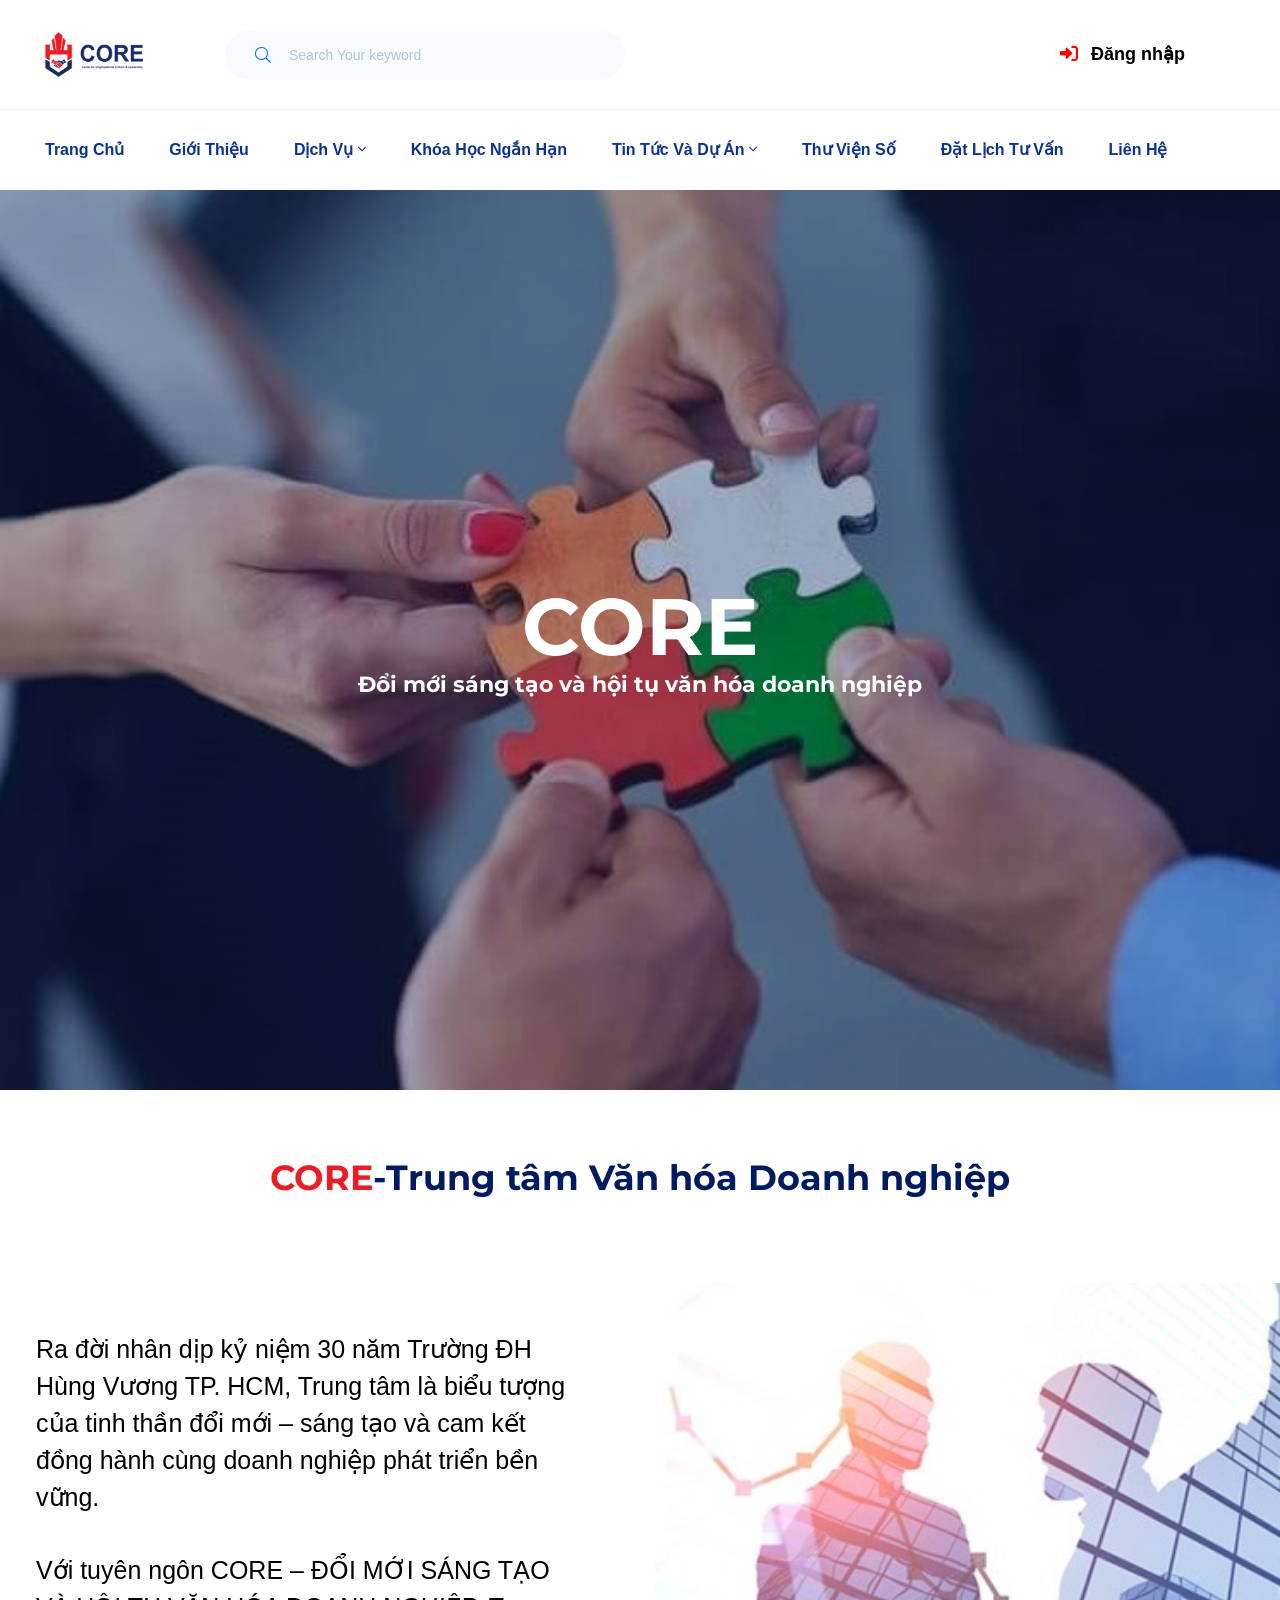
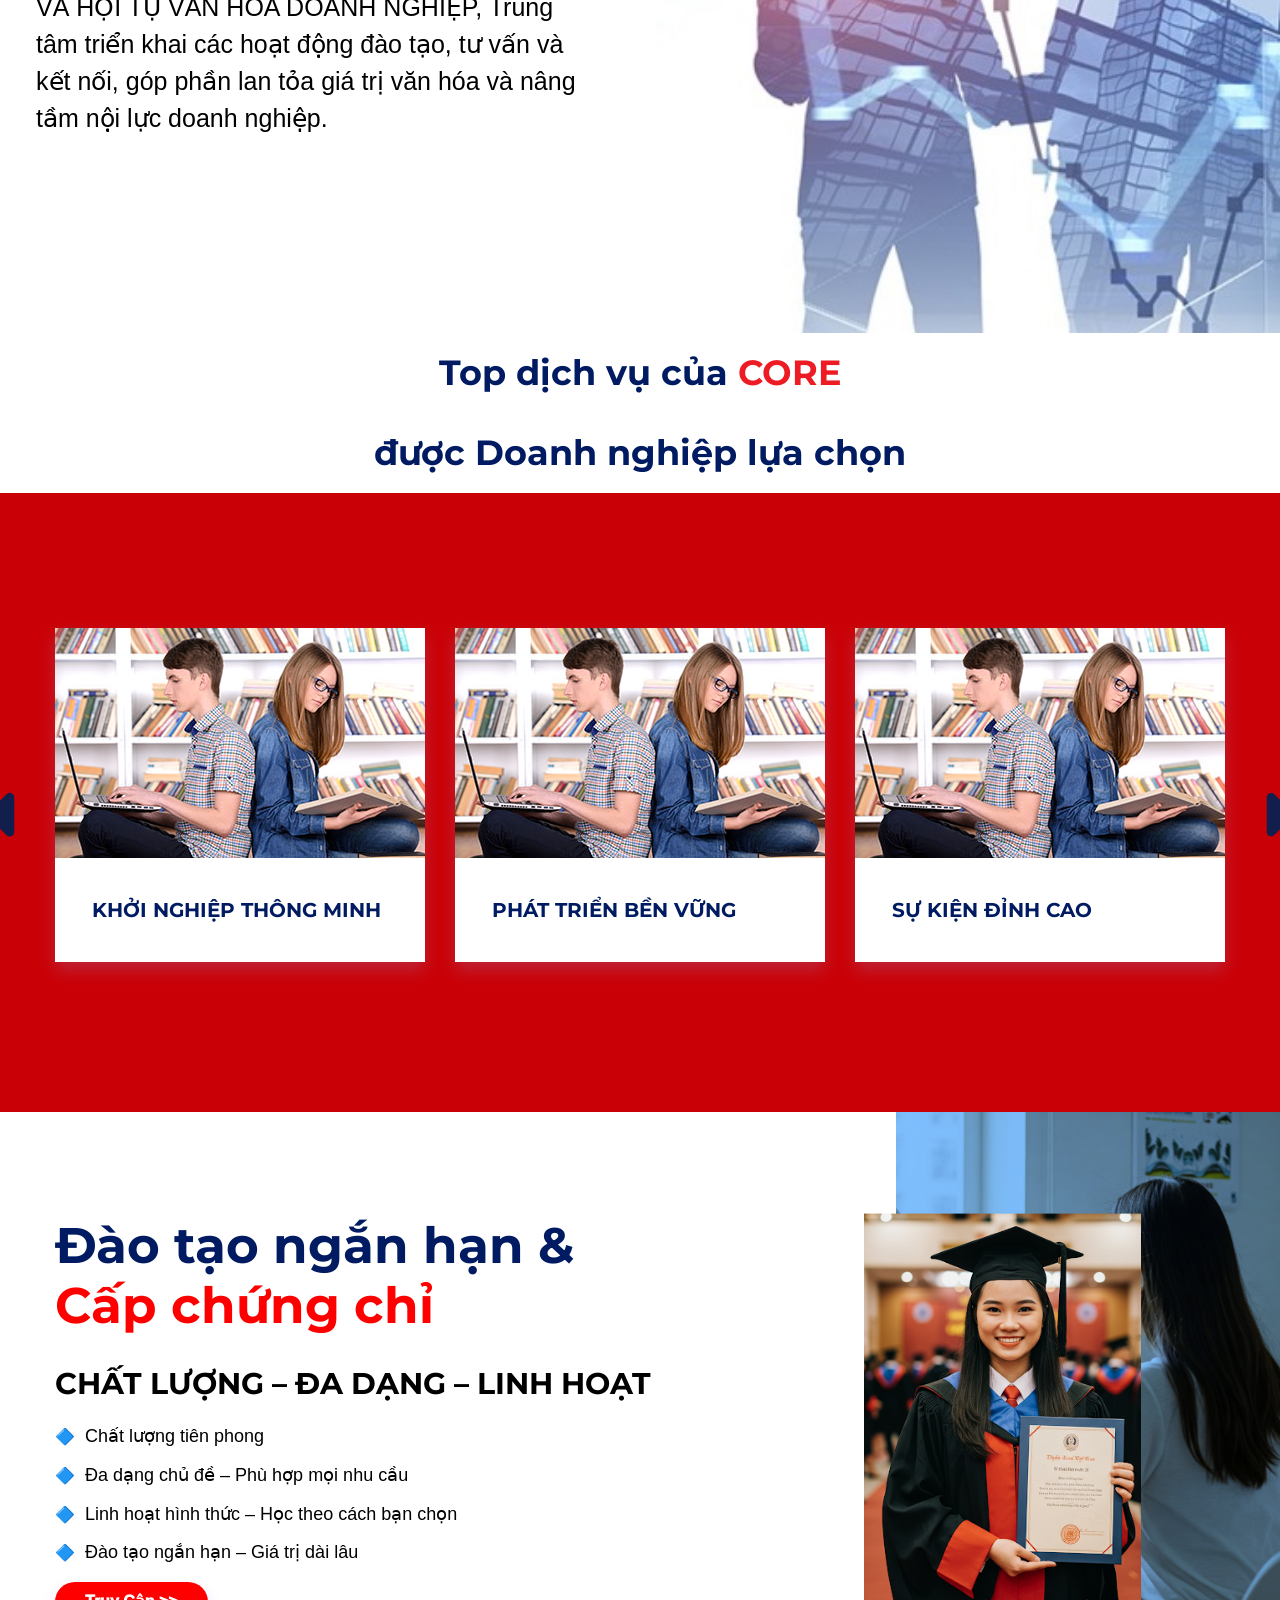
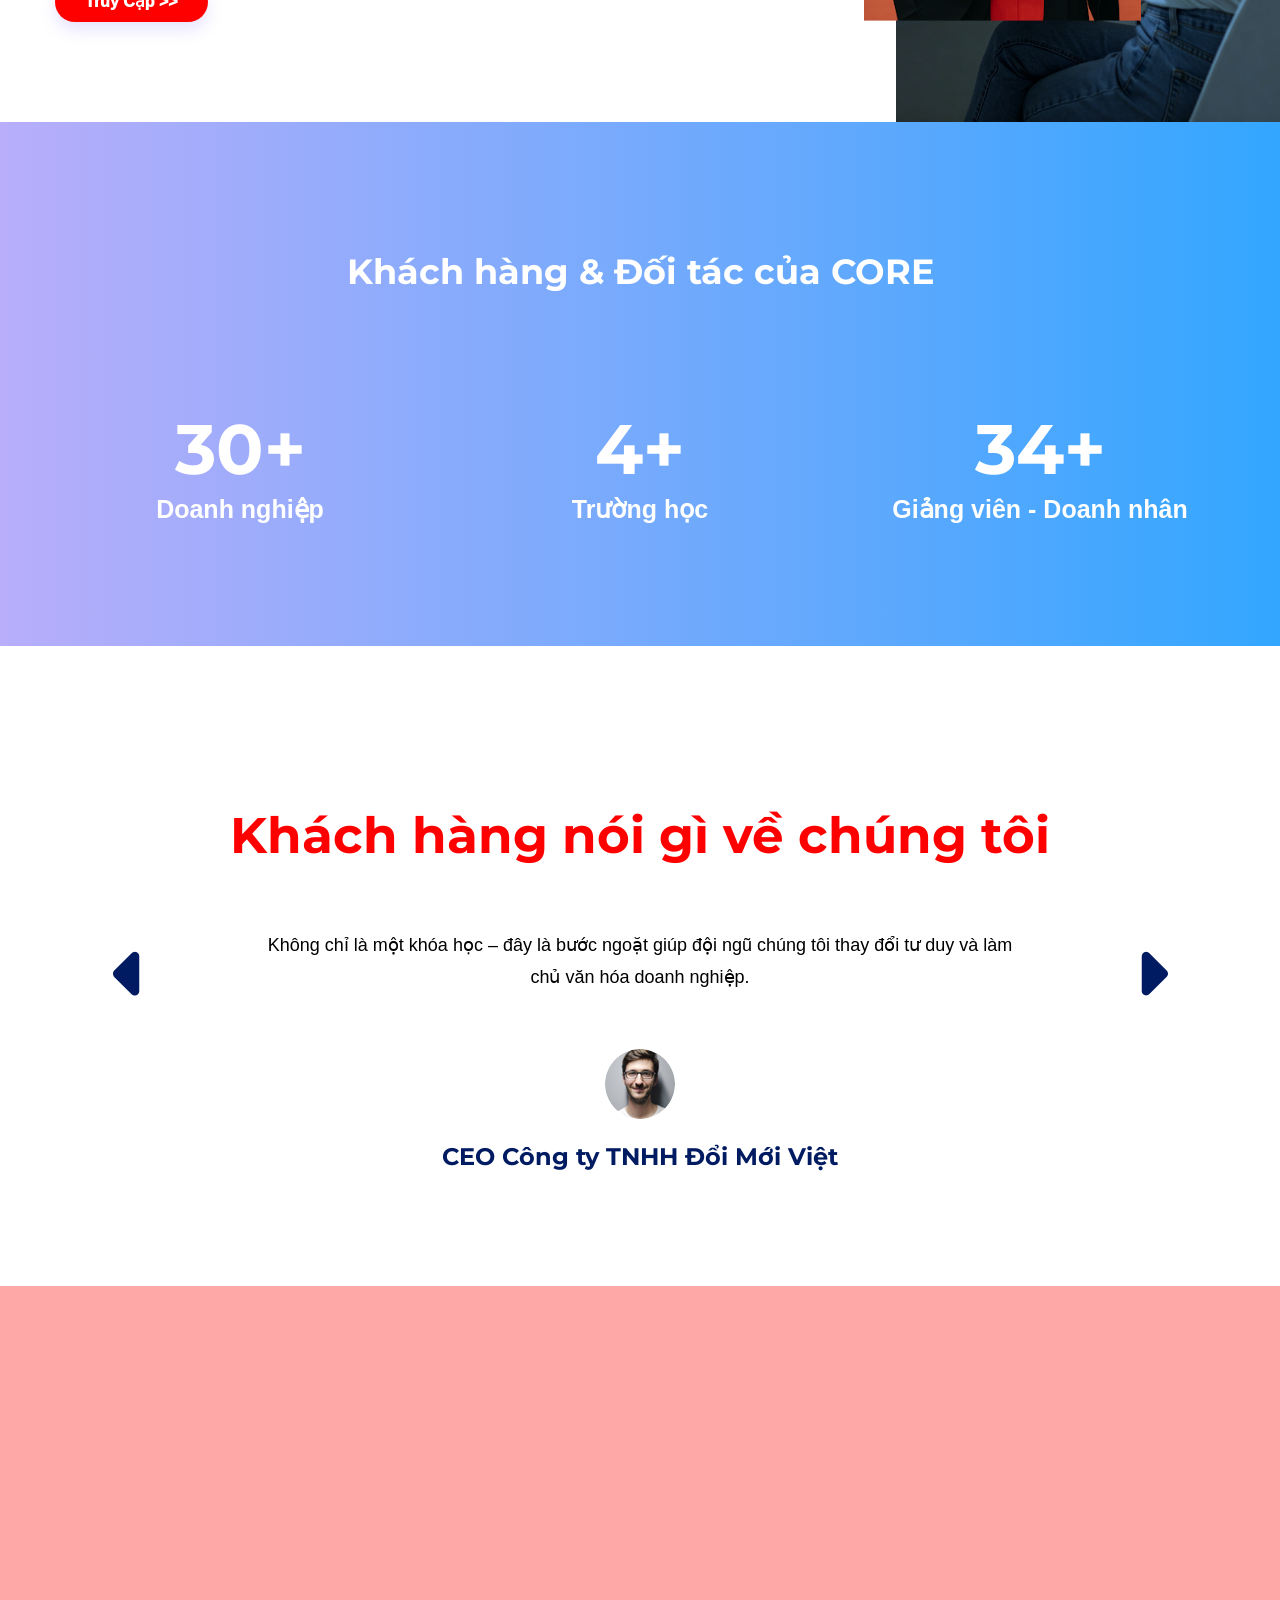
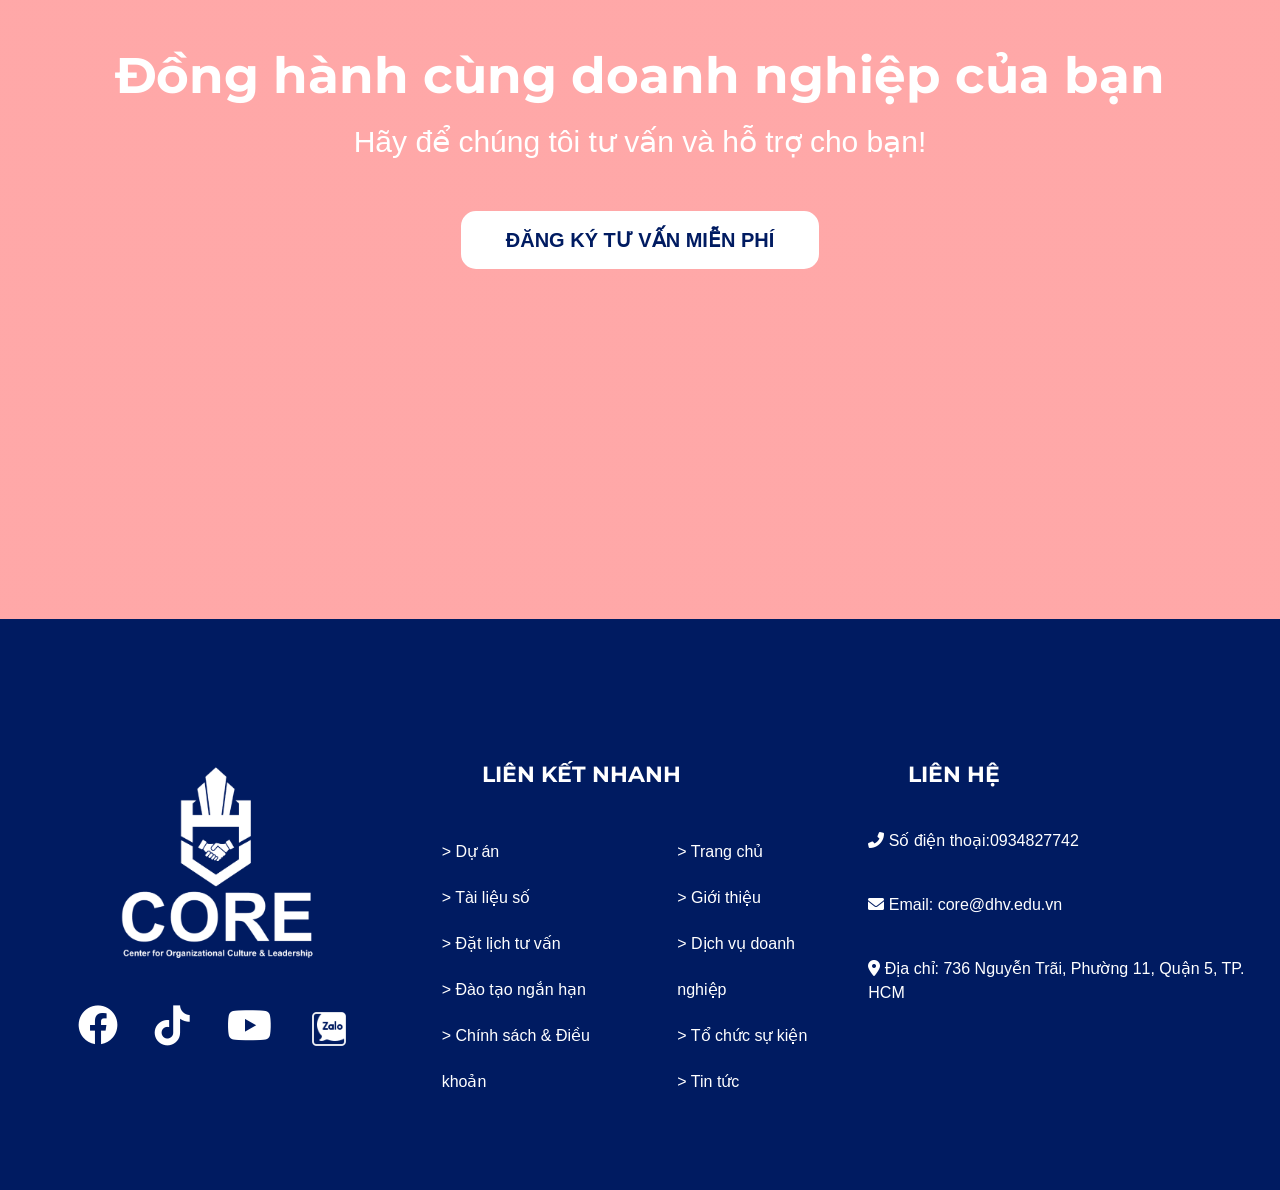
<file: index.html>
<!doctype html>
<html lang="en">


<!-- Mirrored from themeforest.kreativdev.com/edus/index.html by HTTrack Website Copier/3.x [XR&CO'2014], Wed, 21 May 2025 05:01:32 GMT -->
<head>

    <!--====== Required meta tags ======-->
    <meta charset="utf-8">
    <meta http-equiv="x-ua-compatible" content="ie=edge">
    <meta name="description" content="">
    <meta name="viewport" content="width=device-width, initial-scale=1, shrink-to-fit=no">

    <!--====== Title ======-->
    <title>DHV - CORE</title>

    <!--====== Favicon Icon ======-->
    <link rel="shortcut icon" href="assets/images/Media/CORE 1 copy.png" type="image/png">

    <!--====== animate css ======-->
    <link rel="stylesheet" href="assets/css/animate.min.css">

    <!--====== Bootstrap css ======-->
    <link rel="stylesheet" href="assets/css/bootstrap.min.css">

    <!--====== Fontawesome css ======-->
    <link rel="stylesheet" href="assets/css/all.css">

    <!--====== Magnific Popup css ======-->
    <link rel="stylesheet" href="assets/css/magnific-popup.css">

    <!--====== Slick css ======-->
    <link rel="stylesheet" href="assets/css/owl.carousel.min.css">

    <!--====== nice select css ======-->
    <link rel="stylesheet" href="assets/css/nice-select.css">

    <!--====== Slick css ======-->
    <link rel="stylesheet" href="assets/css/slick.css">

    <!--====== Default css ======-->
    <link rel="stylesheet" href="assets/css/default.css">

    <!--====== Style css ======-->
    <link rel="stylesheet" href="assets/css/style.css">


    <link rel="stylesheet" href="https://cdnjs.cloudflare.com/ajax/libs/font-awesome/6.0.0-beta3/css/all.min.css">


</head>

<body>

    <!--====== PRELOADER PART START ======-->
    
    <div id="preloader">
        <div id="status">
            <div class="spinner">
                <div class="rect1"></div>
                <div class="rect2"></div>
                <div class="rect3"></div>
                <div class="rect4"></div>
                <div class="rect5"></div>
            </div>
        </div>
    </div>
    
    <!--====== PRELOADER PART ENDS ======-->

    <!--====== HEADER PART START ======-->

    <header class="header-area">
        <div class="header-top">
            <div class="container-fluid">
                <div class="row">
                    <div class="col-lg-6 col-md-7 col-sm-5">
                        <div class="header-logo d-flex align-items-center justify-content-center justify-content-sm-start">
                            <div class="logo"><a href="index.html"><img src="assets/images/Media/CORE 1 copy.png" alt="logo"></a></div>
                            <form class="d-none d-md-inline-block" action="#">
                                <div class="input-box">
                                    <i class="fal fa-search"></i>
                                    <input type="text" placeholder="Search Your keyword">
                                </div>
                            </form>
                        </div>
                    </div>
                    <div class="col-lg-6 col-md-5 col-sm-7" style="align-content: center;">
                        <div class="header-btns d-flex align-items-center justify-content-center justify-content-sm-end">
                            <div class="trial-btns">
                                <a href="login.html"><i class="fas fa-right-to-bracket"></i> Đăng nhập</a>
                            </div>
                        </div>
                    </div>
                </div>
            </div>
        </div>
        <div class="header-menu">
            <div class="navigation">
                <div class="container-fluid">
                    <div class="row">
                        <div class="col-lg-12">
                            <nav class="navbar navbar-expand-lg">
                                <button class="navbar-toggler" type="button" data-toggle="collapse" data-target="#navbarFive" aria-controls="navbarFive" aria-expanded="false" aria-label="Toggle navigation">
                                    <span class="toggler-icon"></span>
                                    <span class="toggler-icon"></span>
                                    <span class="toggler-icon"></span>
                                </button> <!-- navbar toggler -->
                                <div class="collapse navbar-collapse sub-menu-bar" id="navbarFive">
                                    <ul class="navbar-nav mr-auto">
                                        <li class="nav-item">
                                            <a class="page-scroll" href="/">Trang chủ</a>
                                        </li>
                                        <li class="nav-item">
                                            <a class="page-scroll" href="about.html">Giới Thiệu</a>
                                        </li>
                                        <li class="nav-item">
                                            <a class="page-scroll" href="#">Dịch vụ <i class="fal fa-angle-down"></i></a>
                                            <ul class="sub-menu">
                                                <li><a href="event.html">Doanh nghiệp</a></li>
                                                <li><a href="our-events.html">Tổ chức sự kiện</a></li>
                                            </ul>
                                        </li>
                                        <li class="nav-item">
                                            <a class="page-scroll" href="about.html">Khóa học ngắn hạn</a>
                                        </li>
                                        <li class="nav-item">
                                            <a class="page-scroll" href="#">Tin tức và Dự án <i class="fal fa-angle-down"></i></a>
                                            <ul class="sub-menu">
                                                <li><a href="news.html">Tin tức</a></li>
                                                <li><a href="course-list.html">Dự án</a></li>
                                            </ul>
                                        </li>              
                                        <li class="nav-item">
                                            <a class="page-scroll" href="contact.html">Thư viện số</a>
                                        </li>
                                        <li class="nav-item">
                                            <a class="page-scroll" href="contact.html">Đặt lịch tư vấn</a>
                                        </li>
                                        <li class="nav-item">
                                            <a class="page-scroll" href="contact.html">Liên hệ</a>
                                        </li>
                                    </ul>
                                </div>

                            </nav> <!-- navbar -->
                        </div>
                    </div> <!-- row -->
                </div> <!-- container -->
            </div>
        </div>
    </header>

    <!--====== HEADER PART ENDS ======-->

    <!--====== BANNER PART START ======-->

<section class="banner-area bg_cover mt-80" style="background-image: url(assets/images/Media/trangchu/Banner\ chính.jpg)">
    <div class="container">
        <div class="row justify-content-center align-items-center" style="height: 100vh;">
            <div class="col-lg-7 text-center">
                <div class="banner-content">
                    <h1 class="title">CORE</h1>
                    <h4 style="color: white;">Đổi mới sáng tạo và hội tụ văn hóa doanh nghiệp</h4>
                </div>
            </div>
        </div>
    </div>
</section>

    <!--====== BANNER PART ENDS ======-->
    <br>
    <br>
    <!--====== SERVICES  PART START ======-->

    <section class="services-area">
            <div class="row justify-content-center">
                <div class="col-lg-8">
                    <div class="section-title text-center">
                        <h4 class="title"><span style="color: #ed1c24;">CORE</span>-Trung tâm Văn hóa Doanh nghiệp</h4>
                    </div>
                </div>
            <!-- Bên trái: Nội dung chữ -->
                <div class="col-lg-6">
                    <p class="mt-5">
                        Ra đời nhân dịp kỷ niệm 30 năm Trường ĐH Hùng Vương TP. HCM,
                        Trung tâm là biểu tượng của tinh thần đổi mới – sáng tạo và cam kết đồng hành
                        cùng doanh nghiệp phát triển bền vững.
                    </p>
                    <p>
                        Với tuyên ngôn CORE – ĐỔI MỚI SÁNG TẠO VÀ HỘI TỤ VĂN HÓA DOANH NGHIỆP, 
                        Trung tâm triển khai các hoạt động đào tạo, tư vấn và kết nối, góp phần lan tỏa giá trị văn hóa 
                        và nâng tầm nội lực doanh nghiệp.
                    </p>
                </div>

                <!-- Bên phải: Hình ảnh -->
                <div class="col-lg-6" style="height: 650px;">
                    <img src="assets/images/Media/trangchu/1.jpg" alt="CORE Image" class="img-full" />
                </div>
            </div>
    </section>

    <!--====== SERVICES  PART ENDS ======-->

    <!--====== OFFER PART START ======-->
    <section class="services-area">
        <div class="container">
            <div class="row justify-content-center">
                <div class="col-lg-11">
                    <div class="section-title text-center">
                        <h3 class="title" style="padding-bottom: 0px;">Top dịch vụ của <span style="color: #ed1c24;">CORE</span></h3>
                        <h3 class="title" style="padding-bottom: 0px;"> được Doanh nghiệp lựa chọn</h3>
                    </div>
                </div>
            </div>
    </section>


    <section class="advance-courses-area advance-courses-area-2 pb-120 pt-105 bg_cover" style="background-color:#ca0007;">
        <div class="container">
            <div class="row courses-active">
                <div class="col-lg-4">
                    <div class="single-courses mt-30">
                        <div class="courses-thumb">
                            <img src="assets/images/courses-1.jpg" alt="courses">
                        </div>
                        <div class="courses-content">
                            <a href="#">
                                <h4 class="title" style="font-size: 20px;">KHỞI NGHIỆP THÔNG MINH</h4>
                            </a>
                        </div>
                    </div>
                </div>
                <div class="col-lg-4">
                    <div class="single-courses mt-30">
                        <div class="courses-thumb">
                            <img src="assets/images/courses-1.jpg" alt="courses">
                        </div>
                        <div class="courses-content">
                            <a href="#">
                                <h4 class="title" style="font-size: 20px;">PHÁT TRIỂN BỀN VỮNG</h4>
                            </a>
                        </div>
                    </div>
                </div>
                <div class="col-lg-4">
                    <div class="single-courses mt-30">
                        <div class="courses-thumb">
                            <img src="assets/images/courses-1.jpg" alt="courses">
                        </div>
                        <div class="courses-content">
                            <a href="#">
                                <h4 class="title" style="font-size: 20px;">SỰ KIỆN ĐỈNH CAO</h4>
                            </a>
                        </div>
                    </div>
                </div>
                <div class="col-lg-4">
                    <div class="single-courses mt-30">
                        <div class="courses-thumb">
                            <img src="assets/images/courses-1.jpg" alt="courses">
                        </div>
                        <div class="courses-content">
                            <a href="#">
                                <h4 class="title" style="font-size: 20px;">Discover industry leading E Learning Tools</h4>
                            </a>
                        </div>
                    </div>
                </div>
            </div>
        </div>
    </section>

    <!--====== OFFER PART ENDS ======-->
 
    <!--======COMMUNITY PART START ======-->

  <section class="community-area">
        <div class="container">
            <div class="row">
                <div class="col-lg-7">
                    <div class="community-content">
                        <h4 class="title">Đào tạo ngắn hạn &<span style="color: red;">Cấp chứng chỉ</span></h4>
                        <h3 class="title-2">CHẤT LƯỢNG – ĐA DẠNG – LINH HOẠT</h3>
                            <ul class="custom-list">
                                <li>Chất lượng tiên phong </li>
                                <li>Đa dạng chủ đề – Phù hợp mọi nhu cầu </li>
                                <li>Linh hoạt hình thức – Học theo cách bạn chọn </li>
                                <li>Đào tạo ngắn hạn – Giá trị dài lâu</li>
                            </ul>
                            <div class="input-box">
                                <button type="submit">Truy Cập >></button>
                            </div>
                    </div>
                </div>
            </div>
        </div>
        <div class="community-thumb d-none d-lg-block">
            <img src="assets/images/Media/trangchu/3.png" alt="community">
        </div>
    </section>

    <!--======COMMUNITY PART ENDS ======-->


    <!--====== COUNTER PART START ======-->

    <section class="counter-area bg_cove" style="background-image: url(assets/images/Media/trangchu/4.jpg)">
        <div class="container">
            <div class="row justify-content-center">
                <div class="col-lg-8">
                    <div class="section-title text-center">
                        <h3 class="title">Khách hàng & Đối tác của CORE</h3>
                    </div>
                </div>
            </div>
            <div class="row">
                <div class="col-lg-4 col-md-5 col-sm-6">
                    <div class="counter-item text-center pt-40">
                        <h3 class="title"><span class="counter">110</span>+</h3>
                        <span>Doanh nghiệp</span>
                    </div>
                </div>
                <div class="col-lg-4 col-md-5 col-sm-6">
                    <div class="counter-item text-center pt-40 item-2">
                        <h3 class="title"><span class="counter">15</span>+</h3>
                        <span>Trường học</span>
                    </div>
                </div>
                <div class="col-lg-4 col-md-5 col-sm-6">
                    <div class="counter-item text-center pt-40 item-3">
                        <h3 class="title"><span class="counter">123</span>+</h3>
                        <span>Giảng viên - Doanh nhân</span>
                    </div>
                </div>
            </div>
        </div>
    </section>

    <!--====== COUNTER PART ENDS ======-->

    <!--====== TESTIMONIALS PART START ======-->

    <section class="testimonials-area pb-115 bg_cover" style="background-color:white;">
        <div class="container">
            <div class="row testimonials-active">
                <div class="col-lg-12">
                    <div class="testimonials-content text-center">
                        <h3 class="title"><span style="color: red;"> Khách hàng nói gì về chúng tôi</span></h3>
                        <p>Không chỉ là một khóa học – đây là bước ngoặt giúp đội ngũ chúng tôi thay đổi tư duy và làm chủ văn hóa doanh nghiệp.</p>
                        <img src="assets/images/testimonials-thumb-1.png" alt="testimonials">
                        <h5>CEO Công ty TNHH Đổi Mới Việt</h5>
                    </div>
                </div>
                <div class="col-lg-12">
                    <div class="testimonials-content text-center">
                        <h3 class="title"><span style="color: red;"> Khách hàng nói gì về chúng tôi</span></h3>
                        <p>Không chỉ là một khóa học – đây là bước ngoặt giúp đội ngũ chúng tôi thay đổi tư duy và làm chủ văn hóa doanh nghiệp.</p>
                        <img src="assets/images/testimonials-thumb-2.png" alt="testimonials">
                        <h5>CEO Công ty TNHH Đổi Mới Việt</h5>
                    </div>
                </div>
                <div class="col-lg-12">
                    <div class="testimonials-content text-center">
                        <h3 class="title"><span style="color: red;"> Khách hàng nói gì về chúng tôi</span></h3>
                        <p>Không chỉ là một khóa học – đây là bước ngoặt giúp đội ngũ chúng tôi thay đổi tư duy và làm chủ văn hóa doanh nghiệp.</p>
                        <img src="assets/images/testimonials-thumb-3.png" alt="testimonials">
                        <h5>CEO Công ty TNHH Đổi Mới Việt</h5>
                    </div>
                </div>
            </div>
        </div>
    </section>

    <!--====== TESTIMONIALS PART ENDS ======-->

    <!--====== OFFER PART START ======-->

    <section class="offer-area bg_cover pt-110 pb-120" style="background-image: url(assets/images/Media/trangchu/5.jpg); padding-top: 350px; padding-bottom: 350px;">
        <div class="container">
            <div class="row justify-content-center">
                <div class="col-lg-11">
                    <div class="offer-content text-center">
                        <h2 class="title">Đồng hành cùng doanh nghiệp của bạn</h2>
                        <span>Hãy để chúng tôi tư vấn và hỗ trợ cho bạn!</span>
                        <ul>
                            <li><a class="main-btn" href="#">ĐĂNG KÝ TƯ VẤN MIỄN PHÍ</a></li>
                        </ul>
                    </div>
                </div>
            </div>
        </div>
    </section>  
    <!--====== OFFER PART ENDS ======-->

    <!--====== FOOTER PART START ======-->

<footer class="footer-area">
    <div class="container-fluid">
        <div class="row">
            <!-- Footer Item 1 (Logo + Social Icons) -->
            <div class="col-lg-4 col-md-5 d-flex flex-column align-items-center">
                <div class="footer-item mt-30">
                    <div class="footer-title">
                        <img src="assets/images/Media/CORE 2.png" alt="CORE Logo" style="max-width: 200px;">
                    </div>
                    <div class="footer-list-area">
                        <div class="footer-list">
                            <ul class="social-icons">
                                <li><a href="#"><i class="fab fa-facebook"></i></a></li>
                                <li><a href="#"><i class="fab fa-tiktok"></i></a></li>
                                <li><a href="#"><i class="fab fa-youtube"></i></a></li>
                                <!-- <li><a href="#"><i class="fab fa-youtube"></i></a></li> -->

                                <li>
                                <a href="#">
                                    <img src="assets/images/Media/zalo.png" alt="Zalo" style="height: 40px; vertical-align: middle; filter: brightness(0) invert(1);">
                                </a>
                                </li>
                            </ul>
                        </div>
                    </div>
                </div>
            </div>


                <!-- Footer Item 2 (Quick Links) -->
            <div class="col-lg-4 col-md-5 d-flex flex-column align-items-center">
                <div class="footer-item mt-30">
                    <!-- Tiêu đề chung -->

                    <div class="footer-title">
                        <h4 class="title">LIÊN KẾT NHANH</h4>
                    </div>
                    <!-- Khu vực chứa 2 cột liên kết -->
                    <div class="footer-list-area" style="display: flex; gap: 50px;">
                        <!-- Cột 1 -->
                        <div class="footer-list">
                            <ul class="link-column">
                                <li><a href="#">> Dự án</a></li>
                                <li><a href="#">> Tài liệu số</a></li>
                                <li><a href="#">> Đặt lịch tư vấn</a></li>
                                <li><a href="#">> Đào tạo ngắn hạn</a></li>
                                <li><a href="#">> Chính sách & Điều khoản</a></li>
                            </ul>
                        </div>

                        <!-- Cột 2 -->
                        <div class="footer-list">
                            <ul class="link-column">
                                <li><a href="#">> Trang chủ</a></li>
                                <li><a href="#">> Giới thiệu</a></li>
                                <li><a href="#">> Dịch vụ doanh nghiệp</a></li>
                                <li><a href="#">> Tổ chức sự kiện</a></li>
                                <li><a href="#">> Tin tức</a></li>
                            </ul>
                        </div>
                    </div>
                </div>
            </div>

            <!-- Footer Item 3 (Contact Information) -->
            <div class="col-lg-4 col-md-5 d-flex flex-column align-items-center">
                <div class="footer-item mt-30">
                    <div class="footer-title">
                        <h4 class="title">LIÊN HỆ</h4>
                    </div>
                    <div class="footer-list">
                        <ul class="link-column-2">
                            <li><i class="fas fa-phone-alt"></i> Số điện thoại:0934827742</li>
                            <li><i class="fas fa-envelope"></i> Email: core@dhv.edu.vn</li>
                            <li><i class="fas fa-map-marker-alt"></i> Địa chỉ: 736 Nguyễn Trãi, Phường 11, Quận 5, TP. HCM</li>
                        </ul>
                    </div>
                </div>
            </div>
        </div>
    </div>
</footer>

    <!--====== FOOTER PART ENDS ======-->

    <!--====== BACK TO TOP ======-->
    <div class="back-to-top">
        <a href="#">
            <i class="fal fa-chevron-double-up"></i>
        </a>
    </div>
    <!--====== BACK TO TOP ======-->

    <!--====== jquery js ======-->
    <script src="assets/js/vendor/modernizr-3.6.0.min.js"></script>
    <script src="assets/js/vendor/jquery-1.12.4.min.js"></script>

    <!--====== Bootstrap js ======-->
    <script src="assets/js/bootstrap.min.js"></script>
    <script src="assets/js/popper.min.js"></script>

    <!--====== Slick js ======-->
    <script src="assets/js/slick.min.js"></script>

    <!--====== Isotope js ======-->
    <script src="assets/js/isotope.pkgd.min.js"></script>

    <!--====== Images Loaded js ======-->
    <script src="assets/js/imagesloaded.pkgd.min.js"></script>

    <!--====== owl carousel js ======-->
    <script src="assets/js/owl.carousel.min.js"></script>

    <!--====== nice select js ======-->
    <script src="assets/js/jquery.nice-select.min.js"></script>

    <!--====== wow js ======-->
    <script src="assets/js/wow.min.js"></script>

    <!--====== counterup js ======-->
    <script src="assets/js/jquery.counterup.min.js"></script>

    <!--====== waypoints js ======-->
    <script src="assets/js/waypoints.min.js"></script>

    <!--====== Magnific Popup js ======-->
    <script src="assets/js/jquery.magnific-popup.min.js"></script>

    <!--====== Ajax Contact js ======-->
    <script src="assets/js/ajax-contact.js"></script>

    <!--====== Main js ======-->
    <script src="assets/js/main.js"></script>

</body>


<!-- Mirrored from themeforest.kreativdev.com/edus/index.html by HTTrack Website Copier/3.x [XR&CO'2014], Wed, 21 May 2025 05:01:53 GMT -->
</html>
</file>
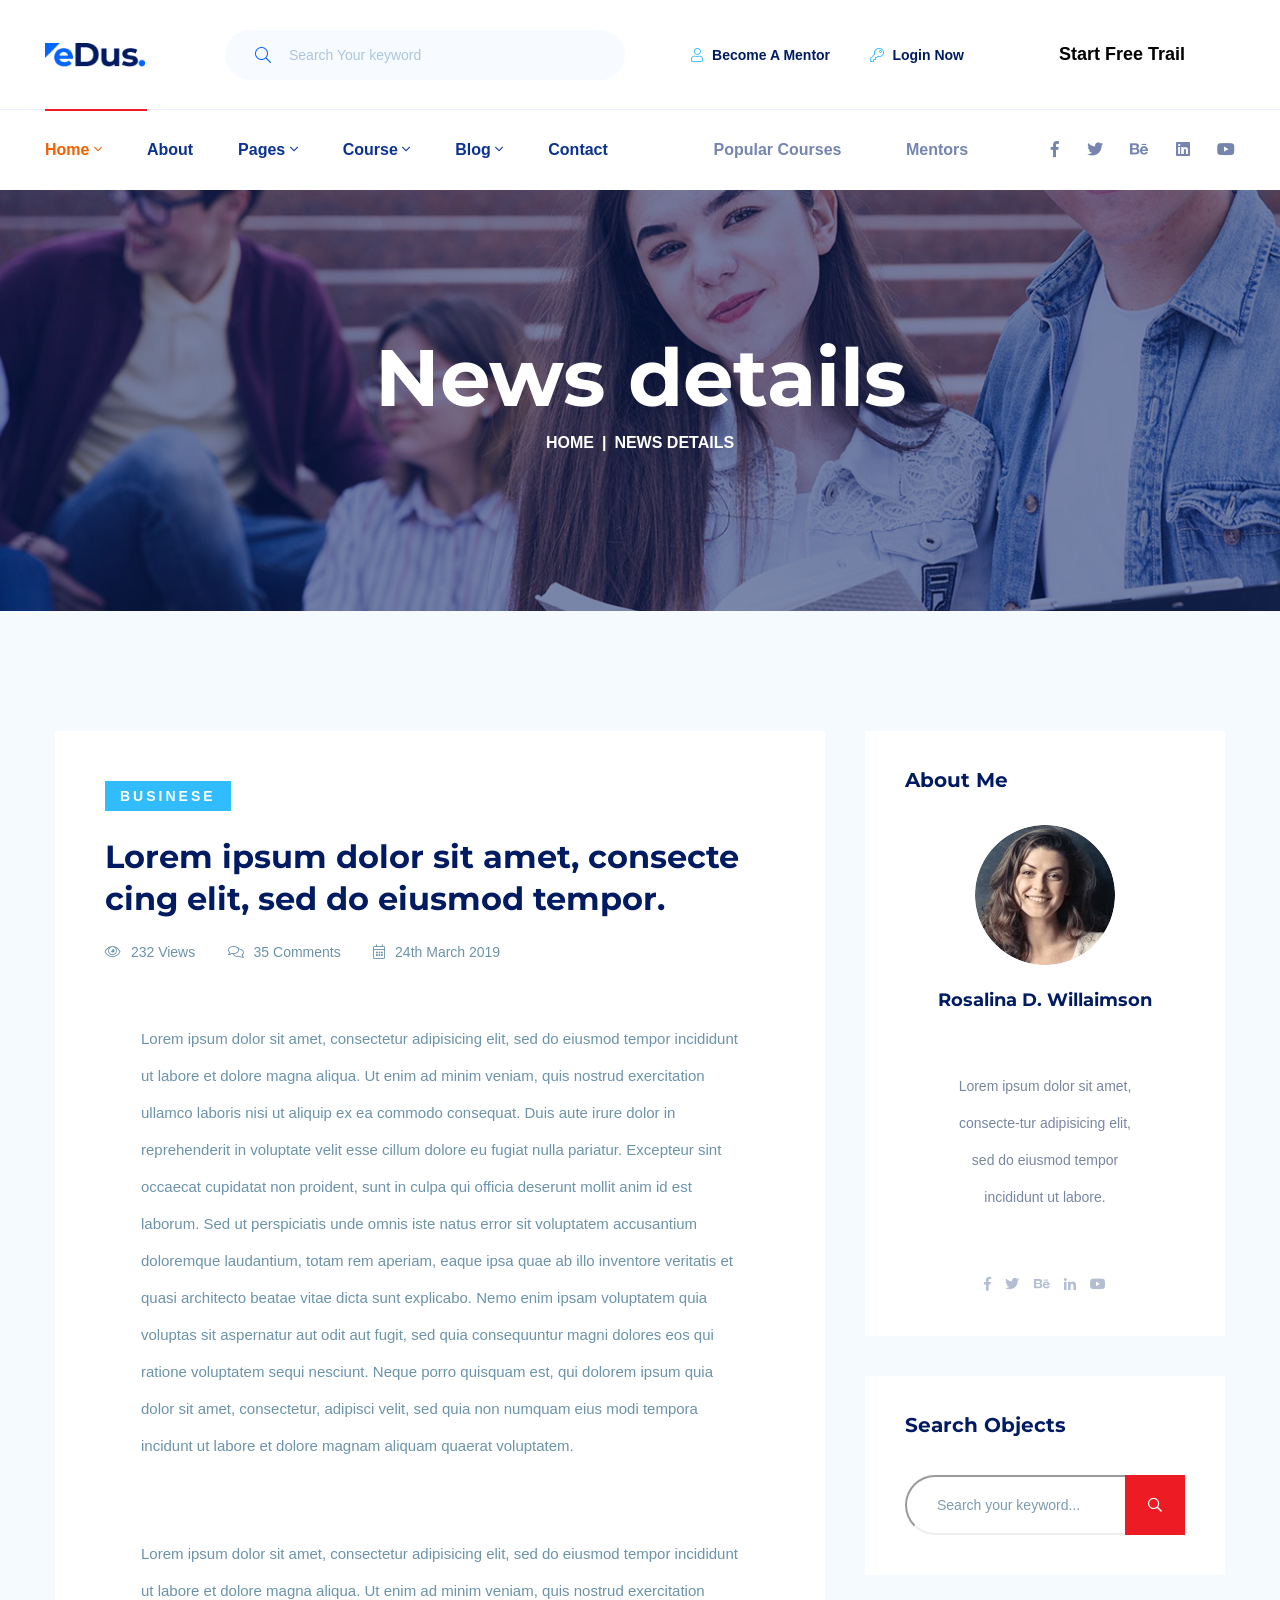
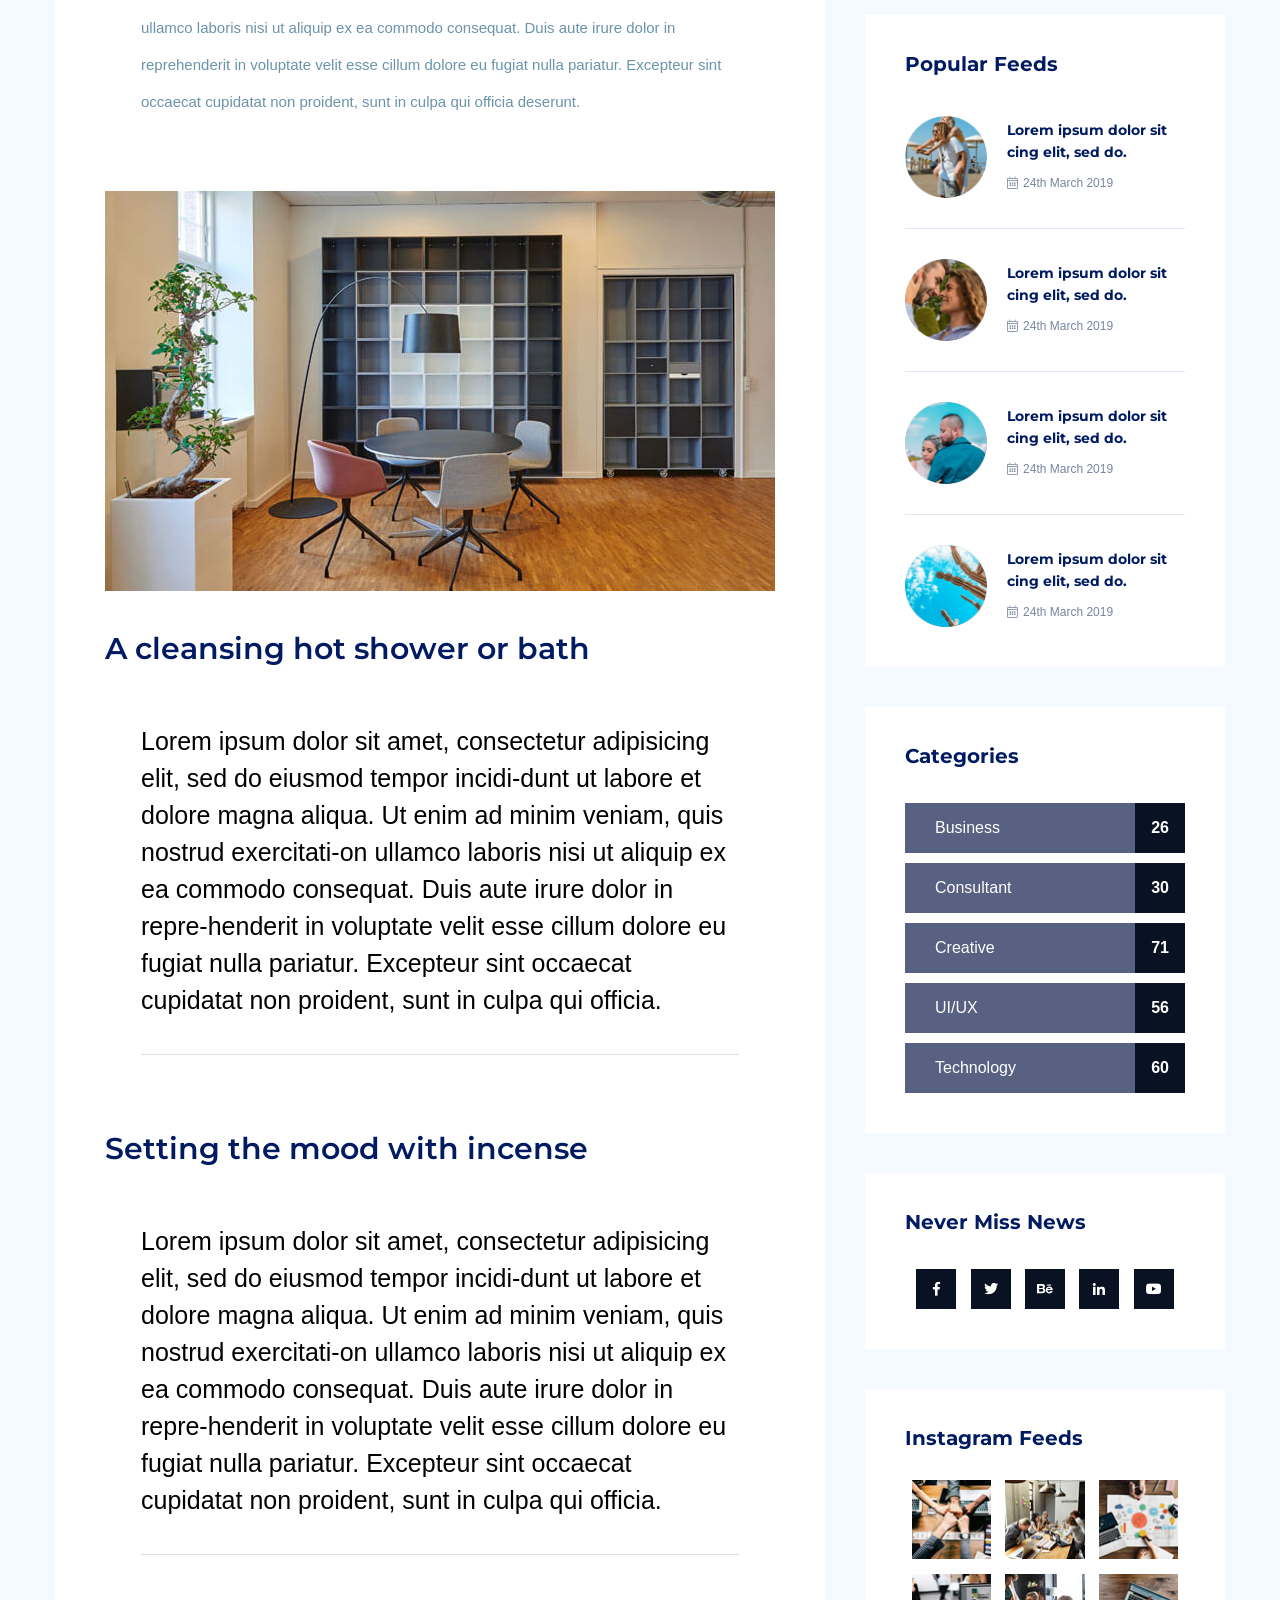
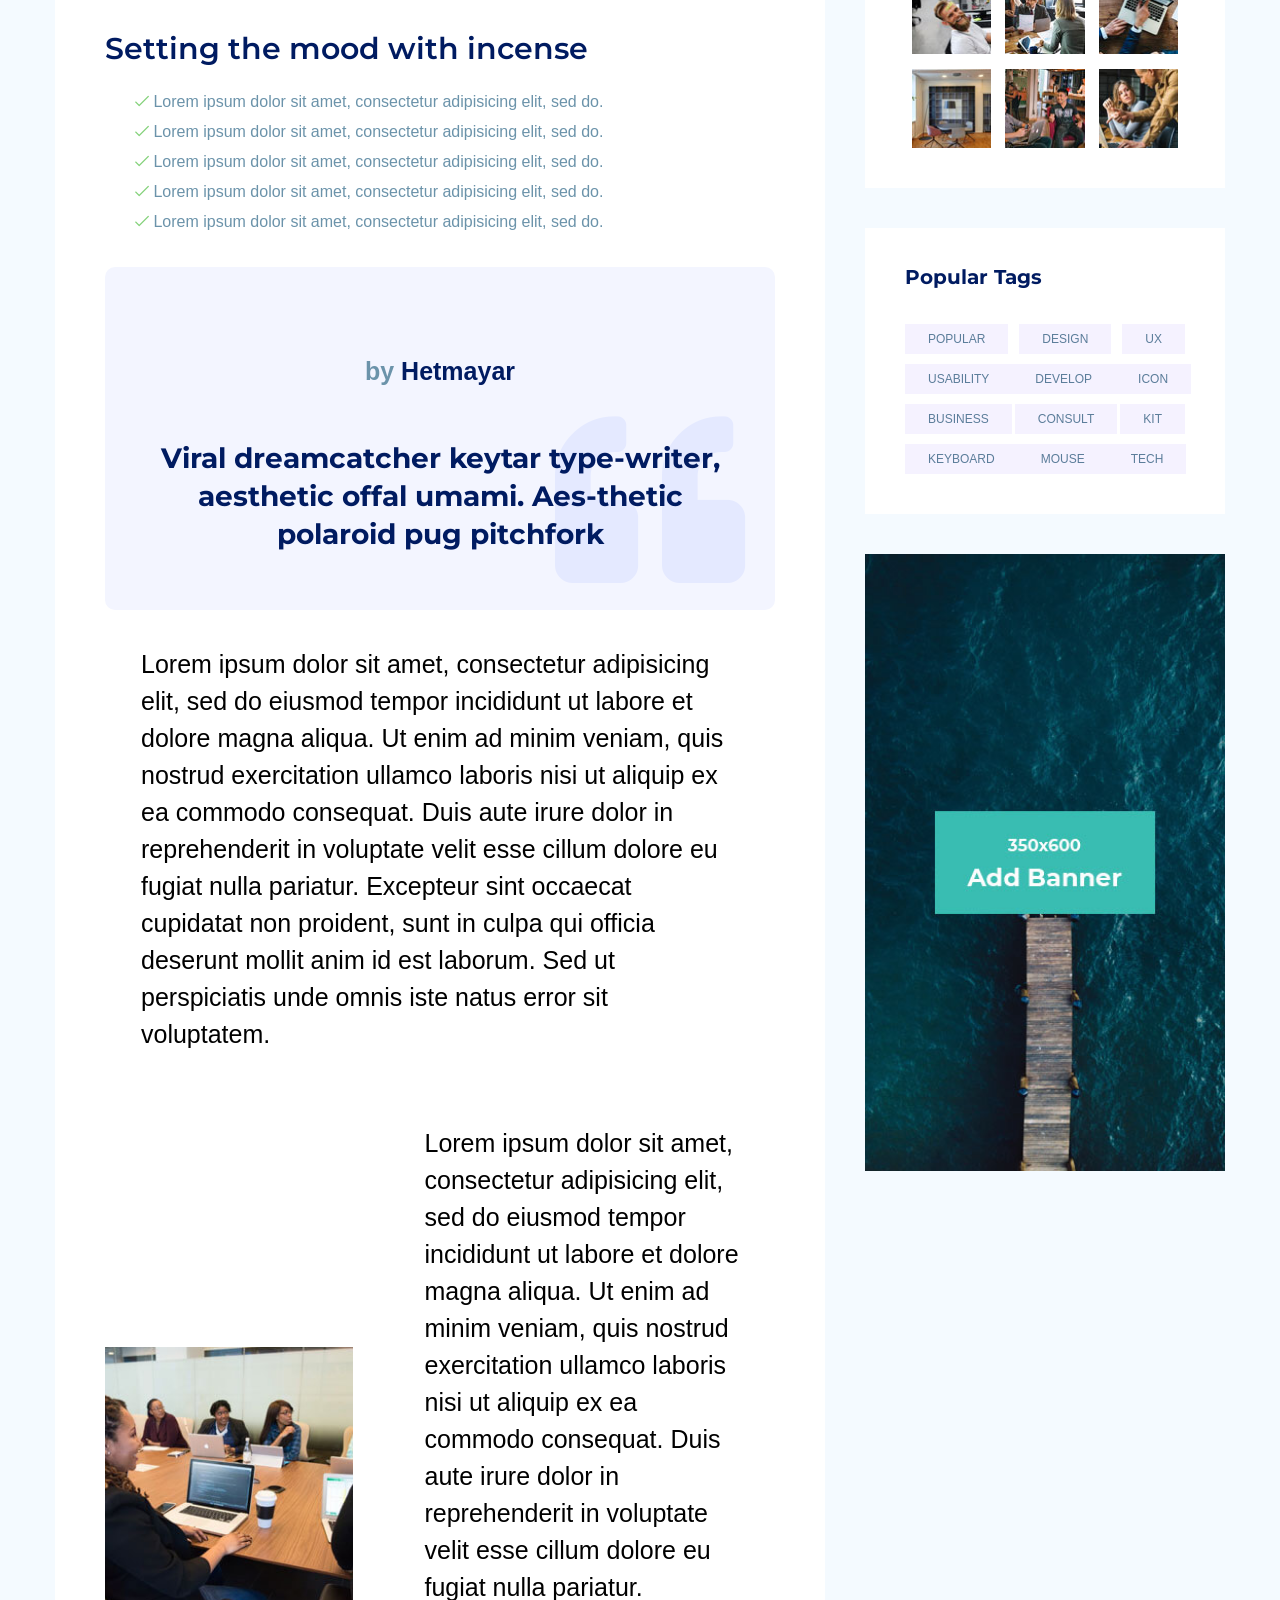
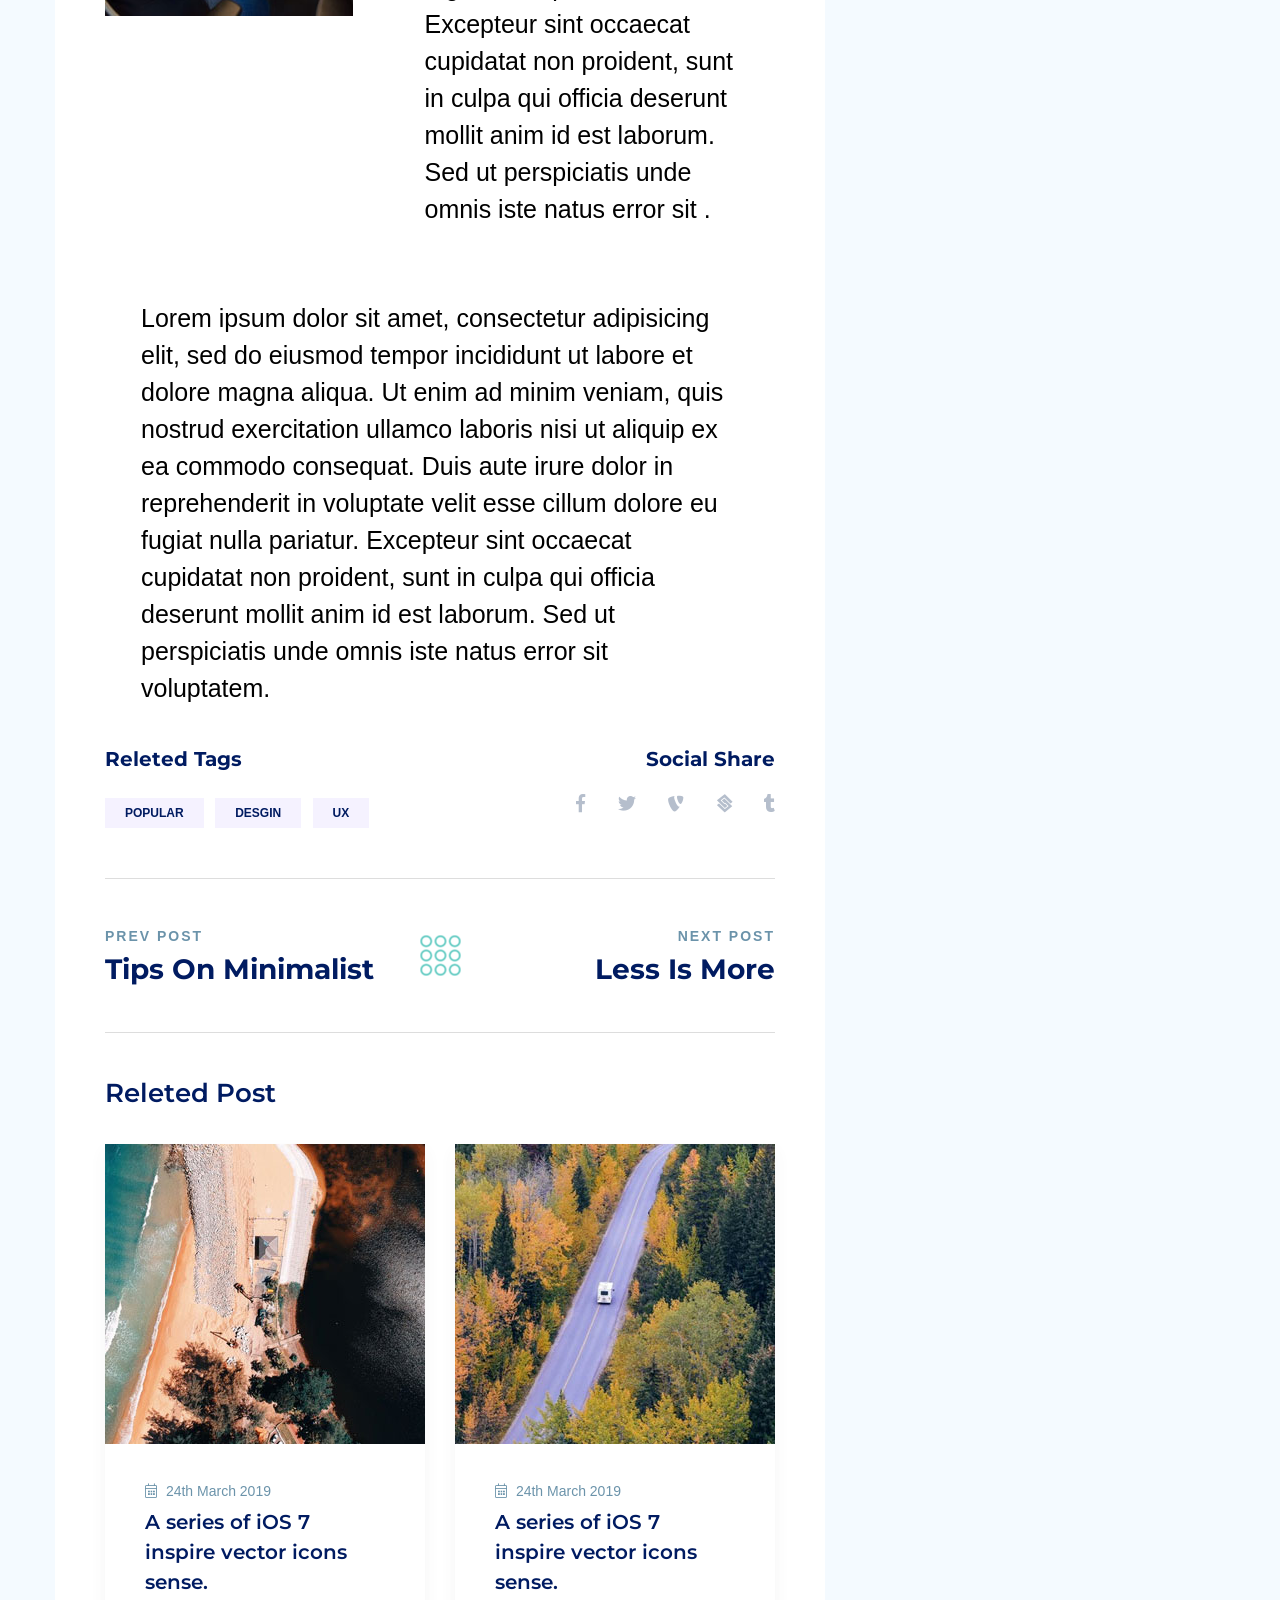
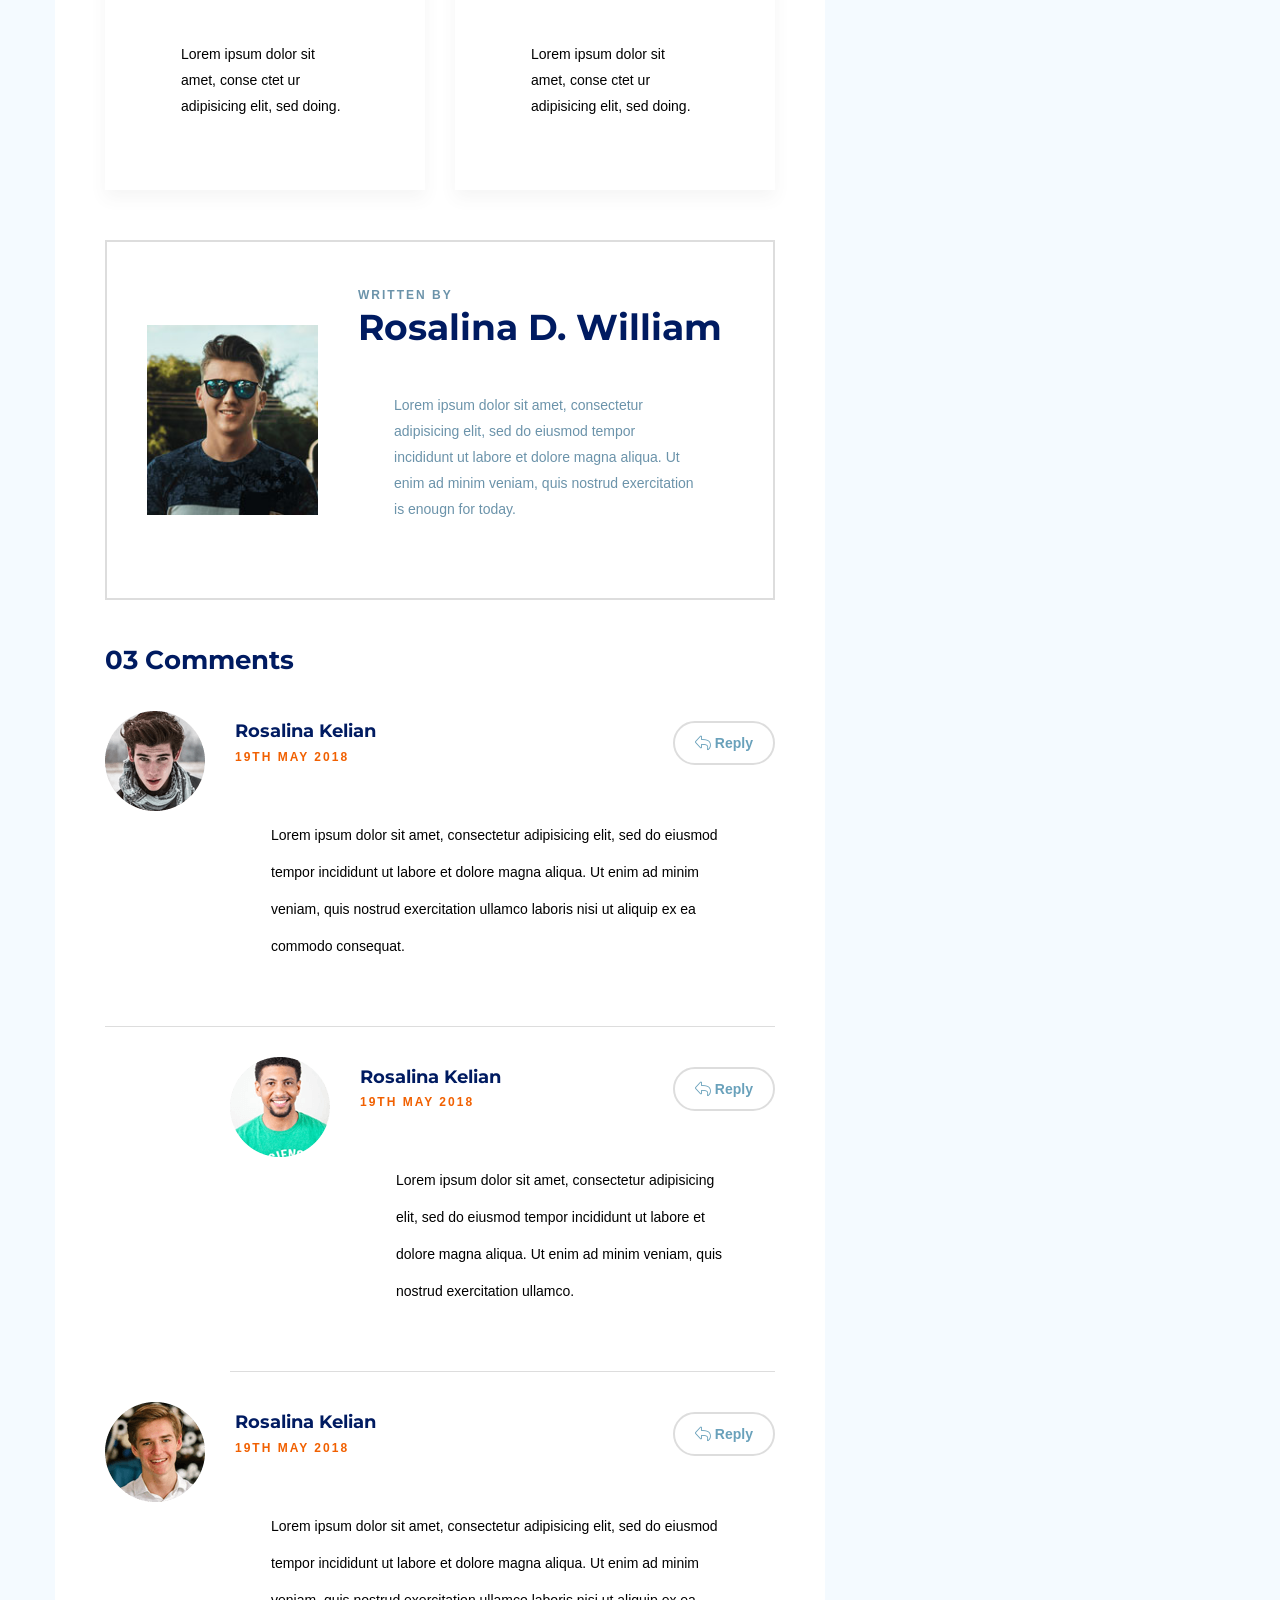
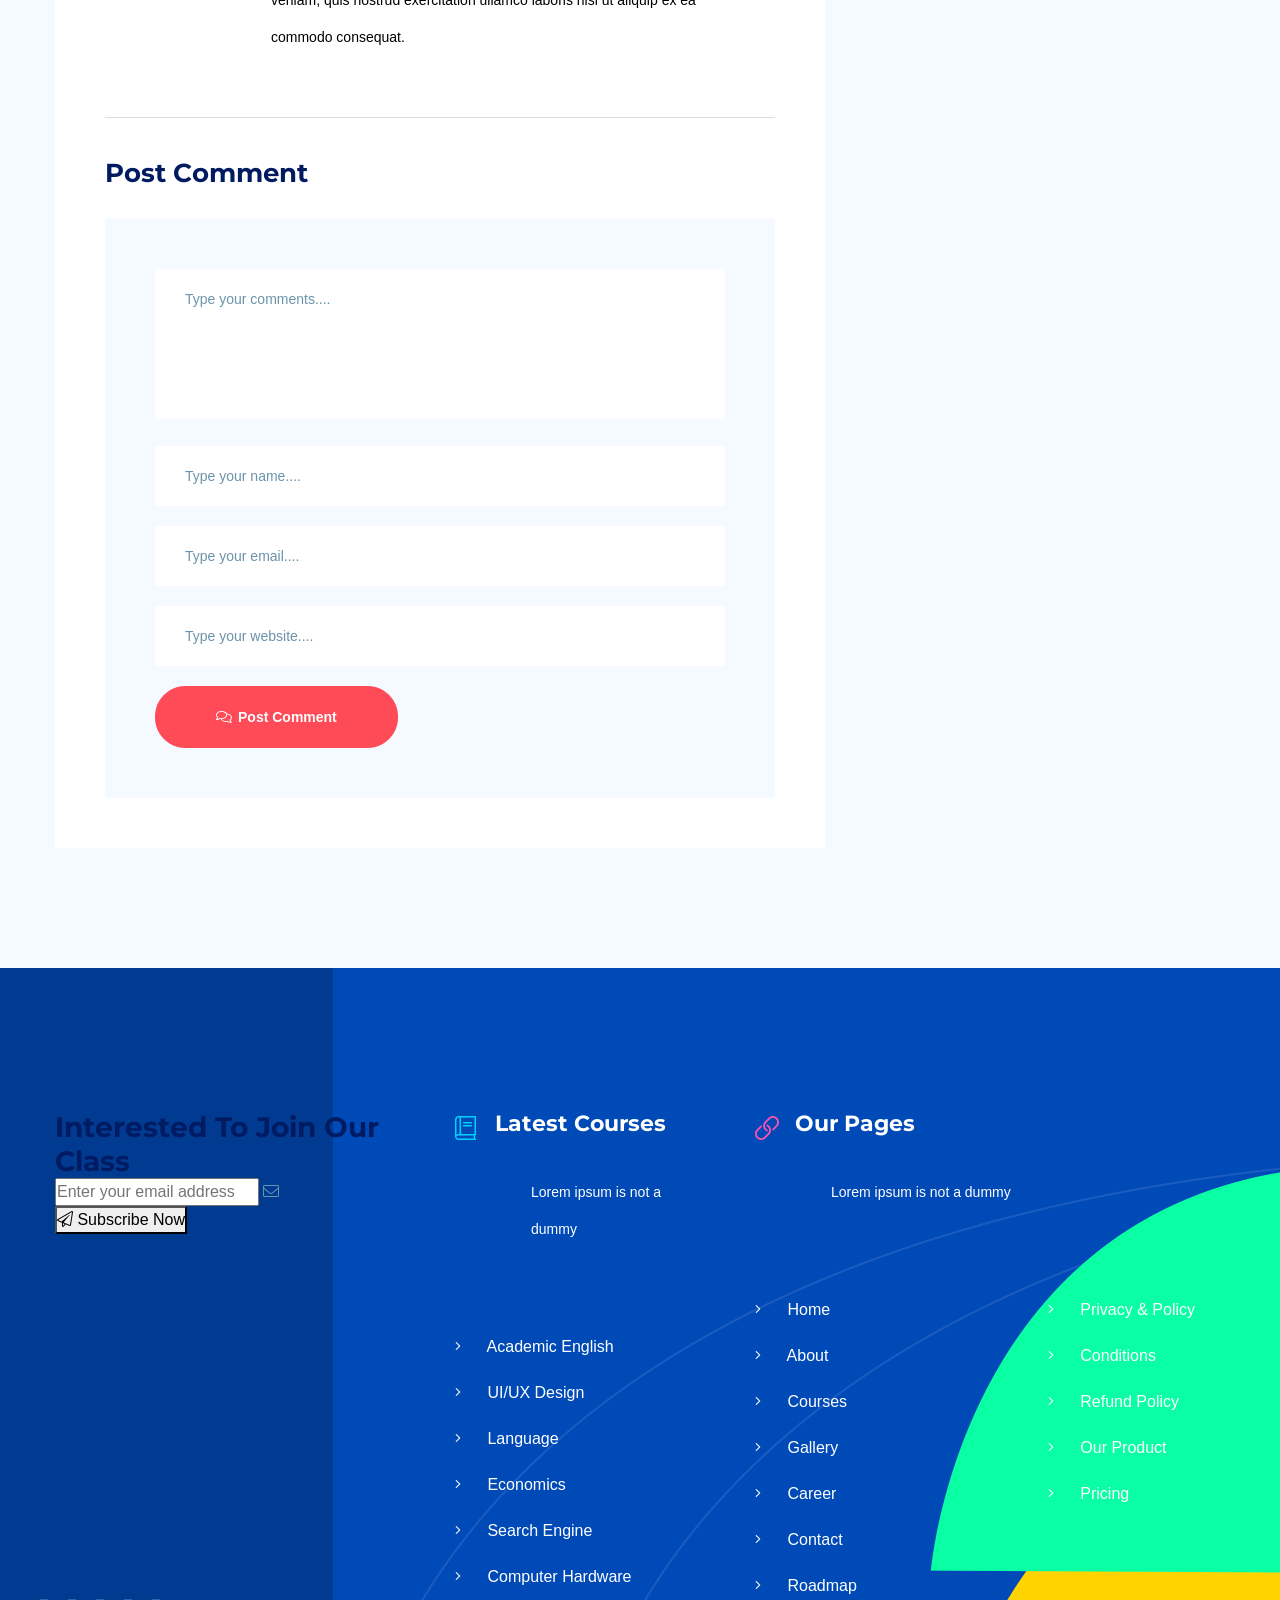
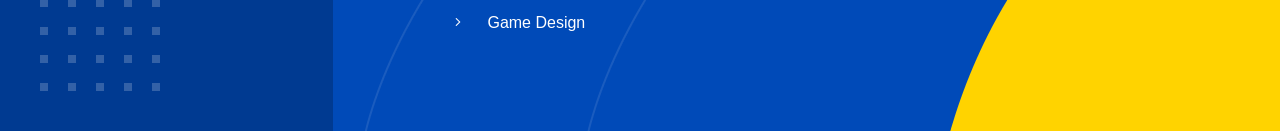
<file: blog-details.html>
<!doctype html>
<html lang="en">


<!-- Mirrored from themeforest.kreativdev.com/edus/blog-details.html by HTTrack Website Copier/3.x [XR&CO'2014], Wed, 21 May 2025 05:02:49 GMT -->
<head>

    <!--====== Required meta tags ======-->
    <meta charset="utf-8">
    <meta http-equiv="x-ua-compatible" content="ie=edge">
    <meta name="description" content="">
    <meta name="viewport" content="width=device-width, initial-scale=1, shrink-to-fit=no">

    <!--====== Title ======-->
    <title>Edus - LMS & Online Education Learning HTML Template</title>

    <!--====== Favicon Icon ======-->
    <link rel="shortcut icon" href="assets/images/favicon.ico" type="image/png">

    <!--====== animate css ======-->
    <link rel="stylesheet" href="assets/css/animate.min.css">

    <!--====== Bootstrap css ======-->
    <link rel="stylesheet" href="assets/css/bootstrap.min.css">

    <!--====== Fontawesome css ======-->
    <link rel="stylesheet" href="assets/css/all.css">

    <!--====== Magnific Popup css ======-->
    <link rel="stylesheet" href="assets/css/magnific-popup.css">

    <!--====== Slick css ======-->
    <link rel="stylesheet" href="assets/css/owl.carousel.min.css">

    <!--====== nice select css ======-->
    <link rel="stylesheet" href="assets/css/nice-select.css">

    <!--====== Slick css ======-->
    <link rel="stylesheet" href="assets/css/slick.css">

    <!--====== Default css ======-->
    <link rel="stylesheet" href="assets/css/default.css">

    <!--====== Style css ======-->
    <link rel="stylesheet" href="assets/css/style.css">


</head>

<body>

    <!--====== PRELOADER PART START ======-->
    
    <div id="preloader">
        <div id="status">
            <div class="spinner">
                <div class="rect1"></div>
                <div class="rect2"></div>
                <div class="rect3"></div>
                <div class="rect4"></div>
                <div class="rect5"></div>
            </div>
        </div>
    </div>
    
    <!--====== PRELOADER PART ENDS ======-->

    <!--====== HEADER PART START ======-->

    <header class="header-area">
        <div class="header-top">
            <div class="container-fluid">
                <div class="row">
                    <div class="col-lg-6 col-md-7 col-sm-5">
                        <div class="header-logo d-flex align-items-center justify-content-center justify-content-sm-start">
                            <div class="logo"><a href="index.html"><img src="assets/images/logo.png" alt="logo"></a></div>
                            <form class="d-none d-md-inline-block" action="#">
                                <div class="input-box">
                                    <i class="fal fa-search"></i>
                                    <input type="text" placeholder="Search Your keyword">
                                </div>
                            </form>
                        </div>
                    </div>
                    <div class="col-lg-6 col-md-5 col-sm-7">
                        <div class="header-btns d-flex align-items-center justify-content-center justify-content-sm-end">
                            <ul>
                                <li><a href="#"><i class="fal fa-user"></i> Become A Mentor</a></li>
                                <li><a href="#"><i class="fal fa-key"></i> Login Now</a></li>
                            </ul>
                            <div class="trial-btns d-none d-lg-block">
                                <a href="#">Start Free Trail</a>
                            </div>
                        </div>
                    </div>
                </div>
            </div>
        </div>
        <div class="header-menu">
            <div class="navigation">
                <div class="container-fluid">
                    <div class="row">
                        <div class="col-lg-12">
                            <nav class="navbar navbar-expand-lg">
                                <button class="navbar-toggler" type="button" data-toggle="collapse" data-target="#navbarFive" aria-controls="navbarFive" aria-expanded="false" aria-label="Toggle navigation">
                                    <span class="toggler-icon"></span>
                                    <span class="toggler-icon"></span>
                                    <span class="toggler-icon"></span>
                                </button> <!-- navbar toggler -->
                                <div class="collapse navbar-collapse sub-menu-bar" id="navbarFive">
                                    <ul class="navbar-nav mr-auto">
                                        <li class="nav-item active">
                                            <a class="page-scroll" href="index.html">Home <i class="fal fa-angle-down"></i></a>
                                            <ul class="sub-menu">
                                                <li><a href="index.html">Home 1</a></li>
                                                <li><a href="index-2.html">Home 2</a></li>
                                                <li><a href="index-3.html">Home 3</a></li>
                                            </ul>
                                        </li>
                                        <li class="nav-item">
                                            <a class="page-scroll" href="about.html">About</a>
                                        </li>
                                        <li class="nav-item">
                                            <a class="page-scroll" href="#">Pages <i class="fal fa-angle-down"></i></a>
                                            <ul class="sub-menu">
                                                <li><a href="event.html">event</a></li>
                                                <li><a href="our-events.html">our event</a></li>
                                                <li><a href="event-details.html">event details</a></li>
                                                <li><a href="error.html">error</a></li>
                                                <li><a href="faq.html">faq</a></li>
                                                <li><a href="gallery-full-width.html">gallery</a></li>
                                                <li><a href="instructor.html">instructor</a></li>
                                                <li><a href="mentor-details.html">mentor details</a></li>
                                                <li><a href="pricing.html">pricing</a></li>
                                                <li><a href="shop.html">shop</a></li>
                                                <li><a href="shop-details.html">shop details</a></li>
                                            </ul>
                                        </li>
                                        <li class="nav-item">
                                            <a class="page-scroll" href="#">Course <i class="fal fa-angle-down"></i></a>
                                            <ul class="sub-menu">
                                                <li><a href="course-grid.html">course grid</a></li>
                                                <li><a href="course-list.html">course list</a></li>
                                                <li><a href="course-details.html">course details</a></li>
                                            </ul>
                                        </li>
                                        <li class="nav-item">
                                            <a class="page-scroll" href="#">Blog <i class="fal fa-angle-down"></i></a>
                                            <ul class="sub-menu">
                                                <li><a href="blog-standard.html">blog standard</a></li>
                                                <li><a href="blog-grid.html">blog grid</a></li>
                                                <li><a href="blog-details.html">blog details</a></li>
                                            </ul>
                                        </li>
                                        <li class="nav-item">
                                            <a class="page-scroll" href="contact.html">Contact</a>
                                        </li>
                                    </ul>
                                </div>

                                <div class="navbar-item d-flex align-items-center">
                                    <div class="menu-btns">
                                        <ul>
                                            <li><a href="#">Popular Courses</a></li>
                                            <li><a href="#">Mentors</a></li>
                                        </ul>
                                    </div>
                                    <div class="menu-icon d-none d-lg-block">
                                        <ul>
                                            <li><a href="#"><i class="fab fa-facebook-f"></i></a></li>
                                            <li><a href="#"><i class="fab fa-twitter"></i></a></li>
                                            <li><a href="#"><i class="fab fa-behance"></i></a></li>
                                            <li><a href="#"><i class="fab fa-linkedin"></i></a></li>
                                            <li><a href="#"><i class="fab fa-youtube"></i></a></li>
                                        </ul>
                                    </div>
                                </div>
                            </nav> <!-- navbar -->
                        </div>
                    </div> <!-- row -->
                </div> <!-- container -->
            </div>
        </div>
    </header>

    <!--====== HEADER PART ENDS ======-->

    <!--====== PAGE TITLE PART START ======-->

    <div class="page-title bg_cover mt-80 pt-140 pb-140" style="background-image: url(assets/images/page-bg.jpg)">
        <div class="container">
            <div class="row justify-content-center">
                <div class="col-lg-12">
                    <div class="page-title-item text-center">
                        <h3 class="title">News details</h3>
                        <nav aria-label="breadcrumb">
                            <ol class="breadcrumb">
                                <li class="breadcrumb-item"><a href="#">Home</a></li>
                                <li class="breadcrumb-item active" aria-current="page">News details</li>
                            </ol>
                        </nav>
                    </div>
                </div>
            </div>
        </div>
    </div>

    <!--====== PAGE TITLE PART ENDS ======-->

    <!--====== BLOG STANDARD PART START ======-->

    <section class="blog-standard-area gray-bg pt-80 pb-120">
        <div class="container">
            <div class="row justify-content-center">
                <div class="col-lg-8">
                    <div class="blog-standard-2">
                        <div class="single-blog-standard  mt-40">
                            <div class="blog-dteails-content bg-white">
                                <div class="blog-details-top">
                                    <span>Businese</span>
                                    <h2 class="title">Lorem ipsum dolor sit amet, consecte cing elit, sed do eiusmod tempor.</h2>
                                    <ul>
                                        <li><i class="fal fa-eye"></i> 232 Views</li>
                                        <li><i class="fal fa-comments"></i> 35 Comments</li>
                                        <li><i class="fal fa-calendar-alt"></i> 24th March 2019</li>
                                    </ul>
                                    <p>Lorem ipsum dolor sit amet, consectetur adipisicing elit, sed do eiusmod tempor incididunt ut labore et dolore magna aliqua. Ut enim ad minim veniam, quis nostrud exercitation ullamco laboris nisi ut aliquip ex ea commodo consequat. Duis aute irure dolor in reprehenderit in voluptate velit esse cillum dolore eu fugiat nulla pariatur. Excepteur sint occaecat cupidatat non proident, sunt in culpa qui officia deserunt mollit anim id est laborum. Sed ut perspiciatis unde omnis iste natus error sit voluptatem accusantium doloremque laudantium, totam rem aperiam, eaque ipsa quae ab illo inventore veritatis et quasi architecto beatae vitae dicta sunt explicabo. Nemo enim ipsam voluptatem quia voluptas sit aspernatur aut odit aut fugit, sed quia consequuntur magni dolores eos qui ratione voluptatem sequi nesciunt. Neque porro quisquam est, qui dolorem ipsum quia dolor sit amet, consectetur, adipisci velit, sed quia non numquam eius modi tempora incidunt ut labore et dolore magnam aliquam quaerat voluptatem.</p>
                                    <p class="mt-m2">Lorem ipsum dolor sit amet, consectetur adipisicing elit, sed do eiusmod tempor incididunt ut labore et dolore magna aliqua. Ut enim ad minim veniam, quis nostrud exercitation ullamco laboris nisi ut aliquip ex ea commodo consequat. Duis aute irure dolor in reprehenderit in voluptate velit esse cillum dolore eu fugiat nulla pariatur. Excepteur sint occaecat cupidatat non proident, sunt in culpa qui officia deserunt.</p>
                                    
                                </div>
                                <div class="blog-details-bath">
                                    <img src="assets/images/blog-details-thumb.jpg" alt="blog-details">
                                    <h4 class="title">A cleansing hot shower or bath</h4>
                                    <p>Lorem ipsum dolor sit amet, consectetur adipisicing elit, sed do eiusmod tempor incidi-dunt ut labore et dolore magna aliqua. Ut enim ad minim veniam, quis nostrud exercitati-on ullamco laboris nisi ut aliquip ex ea commodo consequat. Duis aute irure dolor in repre-henderit in voluptate velit esse cillum dolore eu fugiat nulla pariatur. Excepteur sint occaecat cupidatat non proident, sunt in culpa qui officia. </p>
                                    <h4 class="title">Setting the mood with incense</h4>
                                    <p>Lorem ipsum dolor sit amet, consectetur adipisicing elit, sed do eiusmod tempor incidi-dunt ut labore et dolore magna aliqua. Ut enim ad minim veniam, quis nostrud exercitati-on ullamco laboris nisi ut aliquip ex ea commodo consequat. Duis aute irure dolor in repre-henderit in voluptate velit esse cillum dolore eu fugiat nulla pariatur. Excepteur sint occaecat cupidatat non proident, sunt in culpa qui officia. </p>
                                    <h4 class="title">Setting the mood with incense</h4>
                                    <ul>
                                        <li><i class="fal fa-check"></i> Lorem ipsum dolor sit amet, consectetur adipisicing elit, sed do.</li>
                                        <li><i class="fal fa-check"></i> Lorem ipsum dolor sit amet, consectetur adipisicing elit, sed do.</li>
                                        <li><i class="fal fa-check"></i> Lorem ipsum dolor sit amet, consectetur adipisicing elit, sed do.</li>
                                        <li><i class="fal fa-check"></i> Lorem ipsum dolor sit amet, consectetur adipisicing elit, sed do.</li>
                                        <li><i class="fal fa-check"></i> Lorem ipsum dolor sit amet, consectetur adipisicing elit, sed do.</li>
                                    </ul>
                                </div>
                                <div class="blog-details-quote text-center mt-30 mb-30">
                                    <p><span>by</span> Hetmayar</p>
                                    <h3 class="title">Viral dreamcatcher keytar type-writer, aesthetic offal umami. Aes-thetic polaroid pug pitchfork </h3>
                                    <i class="fas fa-quote-left"></i>
                                </div>
                                <div class="blog-details-confarance">
                                    <p>Lorem ipsum dolor sit amet, consectetur adipisicing elit, sed do eiusmod tempor incididunt ut labore et dolore magna aliqua. Ut enim ad minim veniam, quis nostrud exercitation ullamco laboris nisi ut aliquip ex ea commodo consequat. Duis aute irure dolor in reprehenderit in voluptate velit esse cillum dolore eu fugiat nulla pariatur. Excepteur sint occaecat cupidatat non proident, sunt in culpa qui officia deserunt mollit anim id est laborum. Sed ut perspiciatis unde omnis iste natus error sit voluptatem. </p>
                                    <div class="confarance-flex d-flex align-items-center mt-20 mb-20">
                                        <div class="confarance-thumb-1">
                                                <img src="assets/images/confarance.jpg" alt="">
                                        </div>
                                        <div class="confarance-thumb-2">
                                            <p>Lorem ipsum dolor sit amet, consectetur adipisicing elit, sed do eiusmod tempor incididunt ut labore et dolore magna aliqua. Ut enim ad minim veniam, quis nostrud exercitation ullamco laboris nisi ut aliquip ex ea commodo consequat. Duis aute irure dolor in reprehenderit in voluptate velit esse cillum dolore eu fugiat nulla pariatur. Excepteur sint occaecat cupidatat non proident, sunt in culpa qui officia deserunt mollit anim id est laborum. Sed ut perspiciatis unde omnis iste natus error sit .</p>
                                        </div>
                                    </div>
                                    <p>Lorem ipsum dolor sit amet, consectetur adipisicing elit, sed do eiusmod tempor incididunt ut labore et dolore magna aliqua. Ut enim ad minim veniam, quis nostrud exercitation ullamco laboris nisi ut aliquip ex ea commodo consequat. Duis aute irure dolor in reprehenderit in voluptate velit esse cillum dolore eu fugiat nulla pariatur. Excepteur sint occaecat cupidatat non proident, sunt in culpa qui officia deserunt mollit anim id est laborum. Sed ut perspiciatis unde omnis iste natus error sit voluptatem.  </p>
                                </div>
                                <div class="blog-details-bar d-flex justify-content-between mt-40 mb-50">
                                    <div class="blog-tags">
                                        <h4 class="title">Releted Tags</h4>
                                        <ul>
                                            <li><a href="#">Popular</a></li>
                                            <li><a href="#">desgin</a></li>
                                            <li><a href="#">ux</a></li>
                                        </ul>
                                    </div>
                                    <div class="blog-social text-right">
                                        <h4 class="title">Social Share</h4>
                                        <ul>
                                            <li><a href="#"><i class="fab fa-facebook-f"></i></a></li>
                                            <li><a href="#"><i class="fab fa-twitter"></i></a></li>
                                            <li><a href="#"><i class="fab fa-typo3"></i></a></li>
                                            <li><a href="#"><i class="fab fa-staylinked"></i></a></li>
                                            <li><a href="#"><i class="fab fa-tumblr"></i></a></li>
                                        </ul>
                                    </div>
                                </div>
                                <div class="blog-details-next-prev d-flex justify-content-between pt-45 pb-45">
                                    <div class="post-prev">
                                        <a href="#">
                                            <span>Prev Post</span>
                                            <h4 class="title">Tips On Minimalist</h4>
                                        </a>
                                    </div>
                                    <div class="post-next text-right">
                                        <a href="#">
                                            <span>Next Post</span>
                                            <h4 class="title">Less Is More</h4>
                                        </a>
                                    </div>
                                    <a href="#"><img src="assets/images/dot-box.png" alt=""></a>
                                </div>
                                <div class="blog-details-releted-post mt-45">
                                    <h4 class="title">Releted Post</h4>
                                    <div class="row">
                                        <div class="col-lg-6 col-md-6">
                                            <div class="blog-details-releted-item mt-30">
                                                <div class="releted-thumb">
                                                    <img src="assets/images/releted-1.jpg" alt="">
                                                </div>
                                                <div class="releted-content">
                                                    <span><i class="fal fa-calendar-alt"></i> 24th March 2019</span>
                                                    <a href="#"><h4 class="title">A series of iOS 7 inspire vector icons sense.</h4></a>
                                                    <p>Lorem ipsum dolor sit amet, conse ctet ur adipisicing elit, sed doing.</p>
                                                </div>
                                            </div>
                                        </div>
                                        <div class="col-lg-6 col-md-6">
                                            <div class="blog-details-releted-item mt-30">
                                                <div class="releted-thumb">
                                                    <img src="assets/images/releted-2.jpg" alt="">
                                                </div>
                                                <div class="releted-content">
                                                    <span><i class="fal fa-calendar-alt"></i> 24th March 2019</span>
                                                    <a href="#"><h4 class="title">A series of iOS 7 inspire vector icons sense.</h4></a>
                                                    <p>Lorem ipsum dolor sit amet, conse ctet ur adipisicing elit, sed doing.</p>
                                                </div>
                                            </div>
                                        </div>
                                    </div>
                                </div>
                                <div class="blog-details-written mt-50">
                                    <div class="written-area d-flex align-items-center">
                                        <div class="written-thumb">
                                            <img src="assets/images/writter.jpg" alt="">
                                        </div>
                                        <div class="written-content">
                                            <span>Written by</span>
                                            <h4 class="title">Rosalina D. William</h4>
                                            <p>Lorem ipsum dolor sit amet, consectetur adipisicing elit, sed do eiusmod tempor incididunt ut labore et dolore magna aliqua. Ut enim ad minim veniam, quis nostrud exercitation is enougn for today.</p>
                                        </div>
                                    </div>
                                </div>
                                <div class="blog-details-comments mt-45">
                                    <h4 class="title">03 Comments</h4>
                                    <div class="blog-comments-area">
                                        <div class="d-flex justify-content-between align-items-start">
                                            <div class="blog-left">
                                                <h6 class="title">Rosalina Kelian</h6>
                                                <span>19th May 2018</span>
                                            </div>
                                            <div class="blog-right">
                                                <a href="#"><i class="fal fa-reply"></i> Reply</a>
                                            </div>
                                        </div>
                                        <img src="assets/images/blog-cmnt-1.png" alt="">
                                        <p>Lorem ipsum dolor sit amet, consectetur adipisicing elit, sed do eiusmod tempor incididunt ut labore et dolore magna aliqua. Ut enim ad minim veniam, quis nostrud exercitation ullamco laboris nisi ut aliquip ex ea commodo consequat.</p>
                                    </div>
                                    <div class="blog-comments-area ml-125">
                                        <div class="d-flex justify-content-between align-items-start">
                                            <div class="blog-left">
                                                <h6 class="title">Rosalina Kelian</h6>
                                                <span>19th May 2018</span>
                                            </div>
                                            <div class="blog-right">
                                                <a href="#"><i class="fal fa-reply"></i> Reply</a>
                                            </div>
                                        </div>
                                        <img src="assets/images/blog-cmnt-2.png" alt="">
                                        <p>Lorem ipsum dolor sit amet, consectetur adipisicing elit, sed do eiusmod tempor incididunt ut labore et dolore magna aliqua. Ut enim ad minim veniam, quis nostrud exercitation ullamco.</p>
                                    </div>
                                    <div class="blog-comments-area">
                                        <div class="d-flex justify-content-between align-items-start">
                                            <div class="blog-left">
                                                <h6 class="title">Rosalina Kelian</h6>
                                                <span>19th May 2018</span>
                                            </div>
                                            <div class="blog-right">
                                                <a href="#"><i class="fal fa-reply"></i> Reply</a>
                                            </div>
                                        </div>
                                        <img src="assets/images/blog-cmnt-3.png" alt="">
                                        <p>Lorem ipsum dolor sit amet, consectetur adipisicing elit, sed do eiusmod tempor incididunt ut labore et dolore magna aliqua. Ut enim ad minim veniam, quis nostrud exercitation ullamco laboris nisi ut aliquip ex ea commodo consequat.</p>
                                    </div>
                                </div>
                                <div class="blog-details-post-comments">
                                    <h4 class="title">Post Comment</h4>
                                    <div class="post-comments-area gray-bg">
                                        <form action="#">
                                            <div class="input-box mt-20">
                                                <textarea name="#" id="#" cols="30" rows="10" placeholder="Type your comments...."></textarea>
                                            </div>
                                            <div class="input-box mt-20">
                                                <input type="text" placeholder="Type your name....">
                                            </div>
                                            <div class="input-box mt-20">
                                                <input type="email" placeholder="Type your email....">
                                            </div>
                                            <div class="input-box mt-20">
                                                <input type="text" placeholder="Type your website....">
                                            </div>
                                            <div class="input-box mt-20">
                                                <button class="main-btn"><i class="fal fa-comments"></i>Post Comment</button>
                                            </div>
                                        </form>
                                    </div>
                                </div>
                            </div>
                        </div>
                    </div>
                </div>
                <div class="col-lg-4 col-md-6 col-sm-8">
                    <div class="blog-sidebar ml-10">
                        <div class="blog-side-about white-bg mt-40">
                            <div class="about-title">
                                <h4 class="title">About Me</h4>
                            </div>
                            <div class="blog-about-content text-center">
                                <img src="assets/images/blog-about-girl.png" alt="girl">
                                <h4 class="title">Rosalina D. Willaimson</h4>
                                <p>Lorem ipsum dolor sit amet, consecte-tur adipisicing elit, sed do eiusmod tempor incididunt ut labore.</p>
                                <ul>
                                    <li><a href="#"><i class="fab fa-facebook-f"></i></a></li>
                                    <li><a href="#"><i class="fab fa-twitter"></i></a></li>
                                    <li><a href="#"><i class="fab fa-behance"></i></a></li>
                                    <li><a href="#"><i class="fab fa-linkedin-in"></i></a></li>
                                    <li><a href="#"><i class="fab fa-youtube"></i></a></li>
                                </ul>
                            </div>
                        </div>
                        <div class="blog-side-about white-bg mt-40">
                            <div class="about-title">
                                <h4 class="title">Search Objects</h4>
                            </div>
                            <div class="blog-Search-content text-center">
                                <form action="#">
                                    <div class="input-box">
                                        <input type="text" placeholder="Search your keyword...">
                                        <button type="button"><i class="far fa-search"></i></button>
                                    </div>
                                </form>
                            </div>
                        </div>
                        <div class="blog-side-about white-bg mt-40">
                            <div class="about-title">
                                <h4 class="title">Popular Feeds</h4>
                            </div>
                            <div class="blog-feeds-content mt-10">
                                <div class="single-feeds d-flex">
                                    <div class="feeds-thumb mr-20">
                                        <img src="assets/images/blog-feeds-1.png" alt="feeds">
                                    </div>
                                    <div class="feeds-content">
                                        <a href="#">
                                            <h6 class="title">Lorem ipsum dolor sit cing elit, sed do.</h6>
                                        </a>
                                        <span><i class="fal fa-calendar-alt"></i>24th March 2019</span>
                                    </div>
                                </div>
                                <div class="single-feeds d-flex">
                                    <div class="feeds-thumb mr-20">
                                        <img src="assets/images/blog-feeds-2.png" alt="feeds">
                                    </div>
                                    <div class="feeds-content">
                                        <a href="#">
                                            <h6 class="title">Lorem ipsum dolor sit cing elit, sed do.</h6>
                                        </a>
                                        <span><i class="fal fa-calendar-alt"></i>24th March 2019</span>
                                    </div>
                                </div>
                                <div class="single-feeds d-flex">
                                    <div class="feeds-thumb mr-20">
                                        <img src="assets/images/blog-feeds-3.png" alt="feeds">
                                    </div>
                                    <div class="feeds-content">
                                        <a href="#">
                                            <h6 class="title">Lorem ipsum dolor sit cing elit, sed do.</h6>
                                        </a>
                                        <span><i class="fal fa-calendar-alt"></i>24th March 2019</span>
                                    </div>
                                </div>
                                <div class="single-feeds d-flex item">
                                    <div class="feeds-thumb mr-20">
                                        <img src="assets/images/blog-feeds-4.png" alt="feeds">
                                    </div>
                                    <div class="feeds-content">
                                        <a href="#">
                                            <h6 class="title">Lorem ipsum dolor sit cing elit, sed do.</h6>
                                        </a>
                                        <span><i class="fal fa-calendar-alt"></i>24th March 2019</span>
                                    </div>
                                </div>
                            </div>
                        </div>
                        <div class="blog-side-about white-bg mt-40">
                            <div class="about-title">
                                <h4 class="title">Categories</h4>
                            </div>
                            <div class="blog-categories-content mt-35">
                                <ul>
                                    <li><a href="#">Business <span>26</span></a></li>
                                    <li><a href="#">Consultant <span>30</span></a></li>
                                    <li><a href="#">Creative <span>71</span></a></li>
                                    <li><a href="#">UI/UX <span>56</span></a></li>
                                    <li><a href="#">Technology <span>60</span></a></li>
                                </ul>
                            </div>
                        </div>
                        <div class="blog-side-about white-bg mt-40">
                            <div class="about-title">
                                <h4 class="title">Never Miss News</h4>
                            </div>
                            <div class="blog-social-content mt-35 text-center">
                                <ul>
                                    <li><a href="#"><i class="fab fa-facebook-f"></i></a></li>
                                    <li><a href="#"><i class="fab fa-twitter"></i></a></li>
                                    <li><a href="#"><i class="fab fa-behance"></i></a></li>
                                    <li><a href="#"><i class="fab fa-linkedin-in"></i></a></li>
                                    <li><a href="#"><i class="fab fa-youtube"></i></a></li>
                                </ul>
                            </div>
                        </div>
                        <div class="blog-side-about white-bg mt-40">
                            <div class="about-title">
                                <h4 class="title">Instagram Feeds</h4>
                            </div>
                            <div class="blog-instagram-content mt-15 text-center">
                                <div class="instagram-list d-flex">
                                    <div class="instagram-item">
                                        <img src="assets/images/blog-instagram-1.jpg" alt="instagram">
                                    </div>
                                    <div class="instagram-item">
                                        <img src="assets/images/blog-instagram-2.jpg" alt="instagram">
                                    </div>
                                    <div class="instagram-item">
                                        <img src="assets/images/blog-instagram-3.jpg" alt="instagram">
                                    </div>
                                </div>
                                <div class="instagram-list d-flex">
                                    <div class="instagram-item">
                                        <img src="assets/images/blog-instagram-4.jpg" alt="instagram">
                                    </div>
                                    <div class="instagram-item">
                                        <img src="assets/images/blog-instagram-5.jpg" alt="instagram">
                                    </div>
                                    <div class="instagram-item">
                                        <img src="assets/images/blog-instagram-6.jpg" alt="instagram">
                                    </div>
                                </div>
                                <div class="instagram-list d-flex">
                                    <div class="instagram-item">
                                        <img src="assets/images/blog-instagram-7.jpg" alt="instagram">
                                    </div>
                                    <div class="instagram-item">
                                        <img src="assets/images/blog-instagram-8.jpg" alt="instagram">
                                    </div>
                                    <div class="instagram-item">
                                        <img src="assets/images/blog-instagram-9.jpg" alt="instagram">
                                    </div>
                                </div>
                            </div>
                        </div>
                        <div class="blog-side-about white-bg mt-40">
                            <div class="about-title">
                                <h4 class="title">Popular Tags</h4>
                            </div>
                            <div class="blog-tags-content mt-25 text-center">
                                <ul>
                                    <li><a href="#">Popular</a></li>
                                    <li><a href="#">design</a></li>
                                    <li><a href="#">ux</a></li>
                                </ul>
                                <ul>
                                    <li><a href="#">usability</a></li>
                                    <li><a href="#">develop</a></li>
                                    <li><a href="#">icon</a></li>
                                </ul>
                                <ul>
                                    <li><a href="#">business</a></li>
                                    <li><a href="#">consult</a></li>
                                    <li><a href="#">kit</a></li>
                                </ul>
                                <ul>
                                    <li><a href="#">keyboard</a></li>
                                    <li><a href="#">mouse</a></li>
                                    <li><a href="#">tech</a></li>
                                </ul>
                            </div>
                        </div>
                        <div class="banner-add mt-40">
                            <img src="assets/images/sidebar-add.jpg" alt="">
                        </div>
                    </div>
                </div>
            </div>
        </div>
    </section>

    <!--====== BLOG STANDARD PART ENDS ======-->

    <!--====== FOOTER PART START ======-->

    <footer class="footer-area footer-area-2">
        <div class="container">
            <div class="row">
                <div class="col-lg-4 col-md-7">
                    <div class="footer-item mt-30">
                        <div class="footer-content">
                            <h3 class="title">Interested To Join Our Class</h3>
                            <form action="#">
                                <div class="input-box">
                                    <input type="text" placeholder="Enter your email address">
                                    <i class="fal fa-envelope"></i>
                                </div>
                                <button type="button"><i class="fal fa-paper-plane"></i> Subscribe Now</button>
                            </form>
                        </div>
                    </div>
                </div>
                <div class="col-lg-3 col-md-5">
                    <div class="footer-item mt-30">
                        <div class="footer-title">
                            <i class="fal fa-book"></i>
                            <h4 class="title">Latest Courses</h4>
                            <p>Lorem ipsum is not a dummy</p>
                        </div>
                        <div class="footer-list-area">
                            <div class="footer-list">
                                <ul>
                                    <li><a href="#"><i class="fal fa-angle-right"></i> Academic English</a></li>
                                    <li><a href="#"><i class="fal fa-angle-right"></i> UI/UX Design</a></li>
                                    <li><a href="#"><i class="fal fa-angle-right"></i> Language</a></li>
                                    <li><a href="#"><i class="fal fa-angle-right"></i> Economics</a></li>
                                    <li><a href="#"><i class="fal fa-angle-right"></i> Search Engine</a></li>
                                    <li><a href="#"><i class="fal fa-angle-right"></i> Computer Hardware</a></li>
                                    <li><a href="#"><i class="fal fa-angle-right"></i> Game Design</a></li>
                                </ul>
                            </div>
                        </div>
                    </div>
                </div>
                <div class="col-lg-5 col-md-7">
                    <div class="footer-item mt-30">
                        <div class="footer-title item-2">
                            <i class="fal fa-link"></i>
                            <h4 class="title">Our Pages</h4>
                            <p>Lorem ipsum is not a dummy</p>
                        </div>
                        <div class="footer-list-area">
                            <div class="footer-list justify-content-between pr-30 d-block d-sm-flex">
                                <ul>
                                    <li><a href="#"><i class="fal fa-angle-right"></i> Home</a></li>
                                    <li><a href="#"><i class="fal fa-angle-right"></i> About</a></li>
                                    <li><a href="#"><i class="fal fa-angle-right"></i> Courses</a></li>
                                    <li><a href="#"><i class="fal fa-angle-right"></i> Gallery</a></li>
                                    <li><a href="#"><i class="fal fa-angle-right"></i> Career</a></li>
                                    <li><a href="#"><i class="fal fa-angle-right"></i> Contact</a></li>
                                    <li><a href="#"><i class="fal fa-angle-right"></i> Roadmap</a></li>
                                </ul>
                                <ul>
                                    <li><a href="#"><i class="fal fa-angle-right"></i> Privacy & Policy</a></li>
                                    <li><a href="#"><i class="fal fa-angle-right"></i> Conditions</a></li>
                                    <li><a href="#"><i class="fal fa-angle-right"></i> Refund Policy</a></li>
                                    <li><a href="#"><i class="fal fa-angle-right"></i> Our Product</a></li>
                                    <li><a href="#"><i class="fal fa-angle-right"></i> Pricing</a></li>
                                </ul>
                            </div>
                        </div>
                    </div>
                </div>
            </div>
        </div>
        <div class="footer-dot">
            <img src="assets/images/footer-dot.png" alt="footer dot">
        </div>
        <div class="footer-shape">
            <img src="assets/images/footer-shape.png" alt="footer shape">
        </div>
    </footer>

    <!--====== FOOTER PART ENDS ======-->

    <!--====== BACK TO TOP ======-->
    <div class="back-to-top">
        <a href="#">
            <i class="fal fa-chevron-double-up"></i>
        </a>
    </div>
    <!--====== BACK TO TOP ======-->





    <!--====== jquery js ======-->
    <script src="assets/js/vendor/modernizr-3.6.0.min.js"></script>
    <script src="assets/js/vendor/jquery-1.12.4.min.js"></script>

    <!--====== Bootstrap js ======-->
    <script src="assets/js/bootstrap.min.js"></script>
    <script src="assets/js/popper.min.js"></script>

    <!--====== Slick js ======-->
    <script src="assets/js/slick.min.js"></script>

    <!--====== Isotope js ======-->
    <script src="assets/js/isotope.pkgd.min.js"></script>

    <!--====== Images Loaded js ======-->
    <script src="assets/js/imagesloaded.pkgd.min.js"></script>

    <!--====== owl carousel js ======-->
    <script src="assets/js/owl.carousel.min.js"></script>

    <!--====== nice select js ======-->
    <script src="assets/js/jquery.nice-select.min.js"></script>

    <!--====== wow js ======-->
    <script src="assets/js/wow.min.js"></script>

    <!--====== counterup js ======-->
    <script src="assets/js/jquery.counterup.min.js"></script>

    <!--====== waypoints js ======-->
    <script src="assets/js/waypoints.min.js"></script>

    <!--====== Magnific Popup js ======-->
    <script src="assets/js/jquery.magnific-popup.min.js"></script>

    <!--====== Ajax Contact js ======-->
    <script src="assets/js/ajax-contact.js"></script>

    <!--====== Main js ======-->
    <script src="assets/js/main.js"></script>

</body>


<!-- Mirrored from themeforest.kreativdev.com/edus/blog-details.html by HTTrack Website Copier/3.x [XR&CO'2014], Wed, 21 May 2025 05:02:51 GMT -->
</html>
</file>
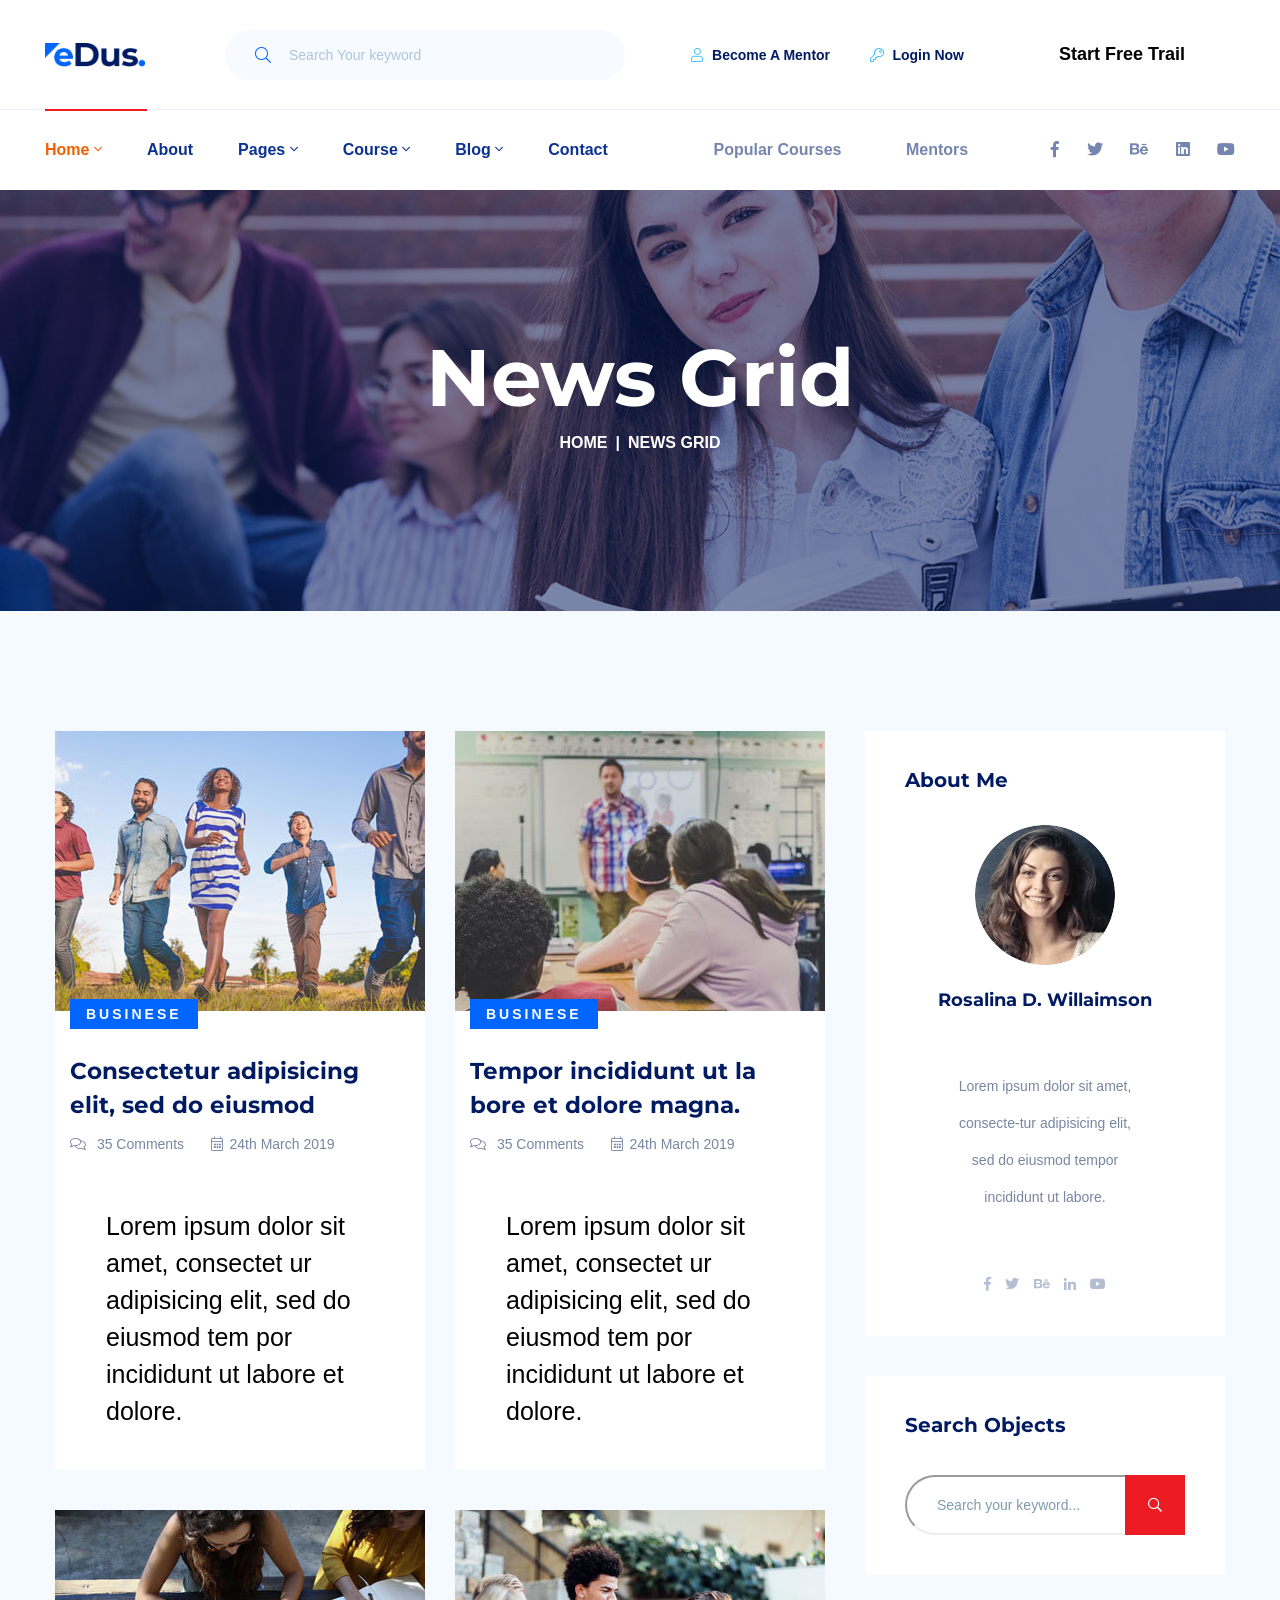
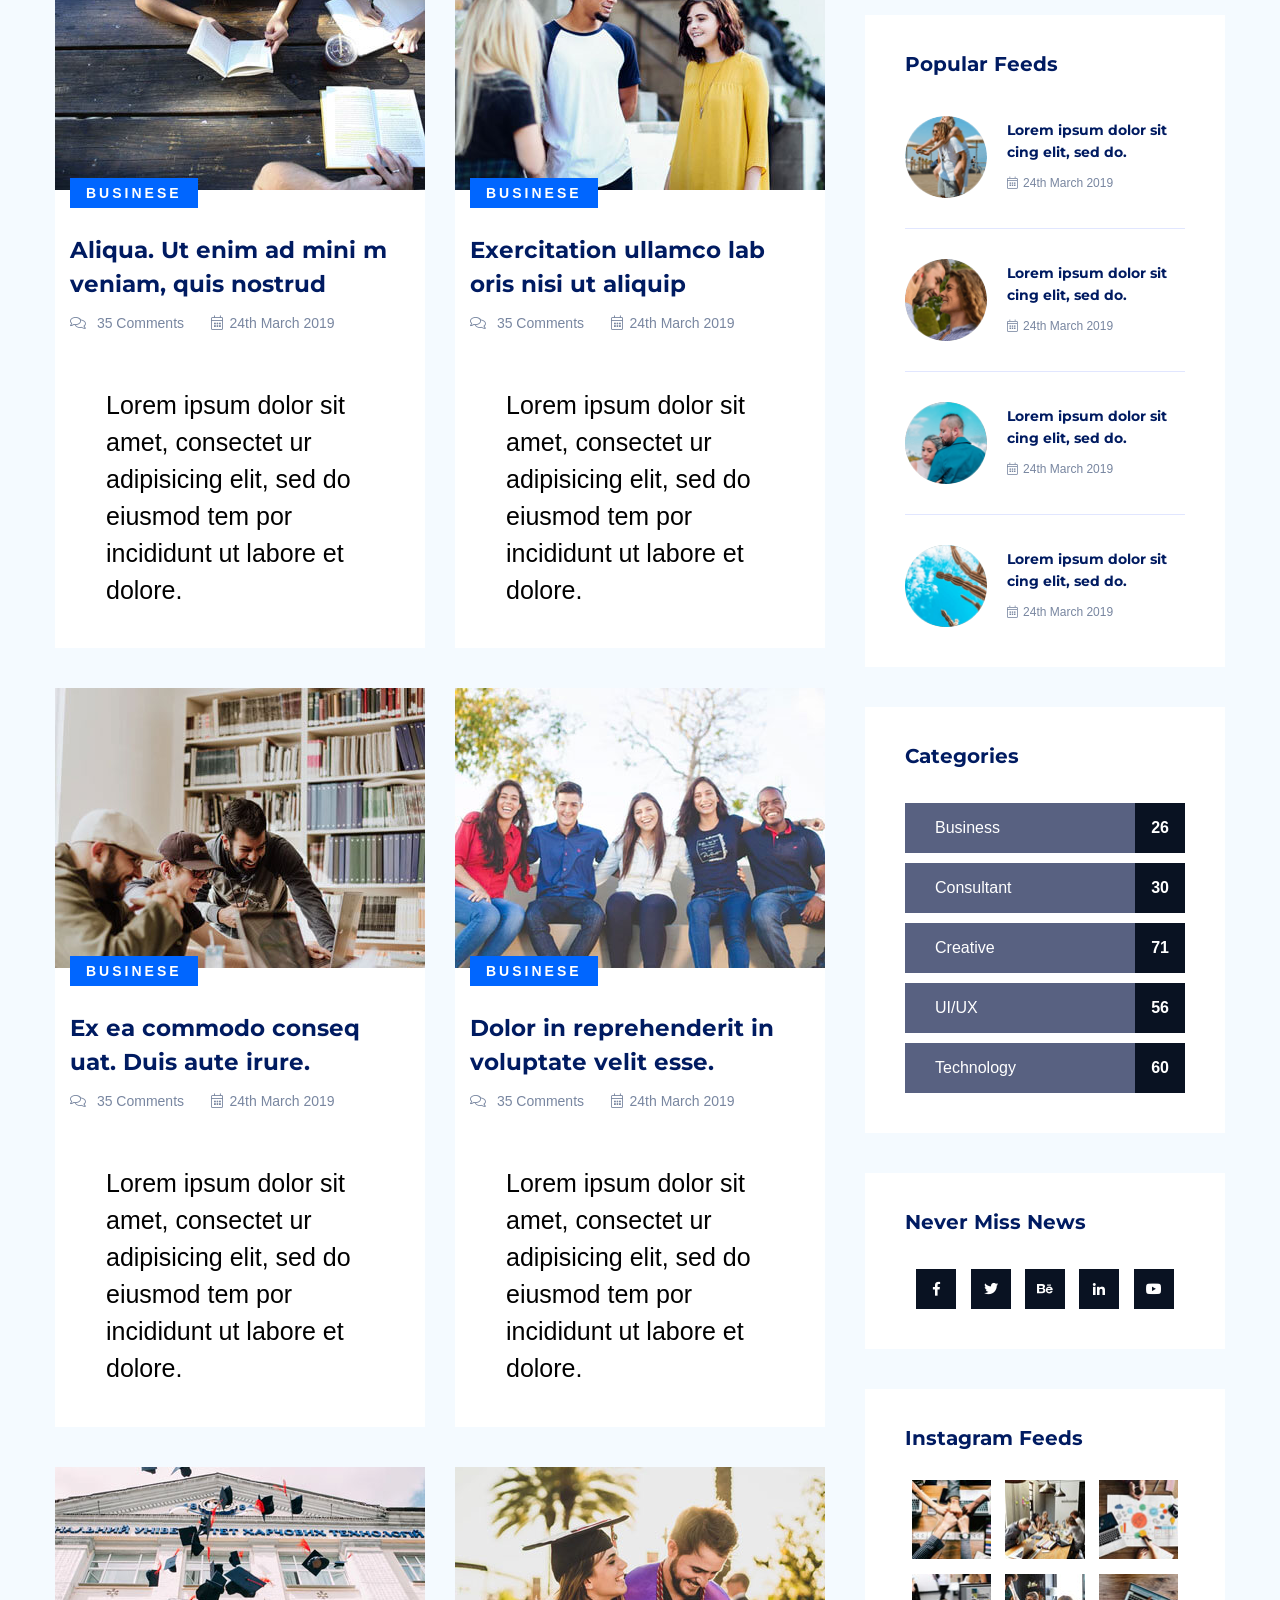
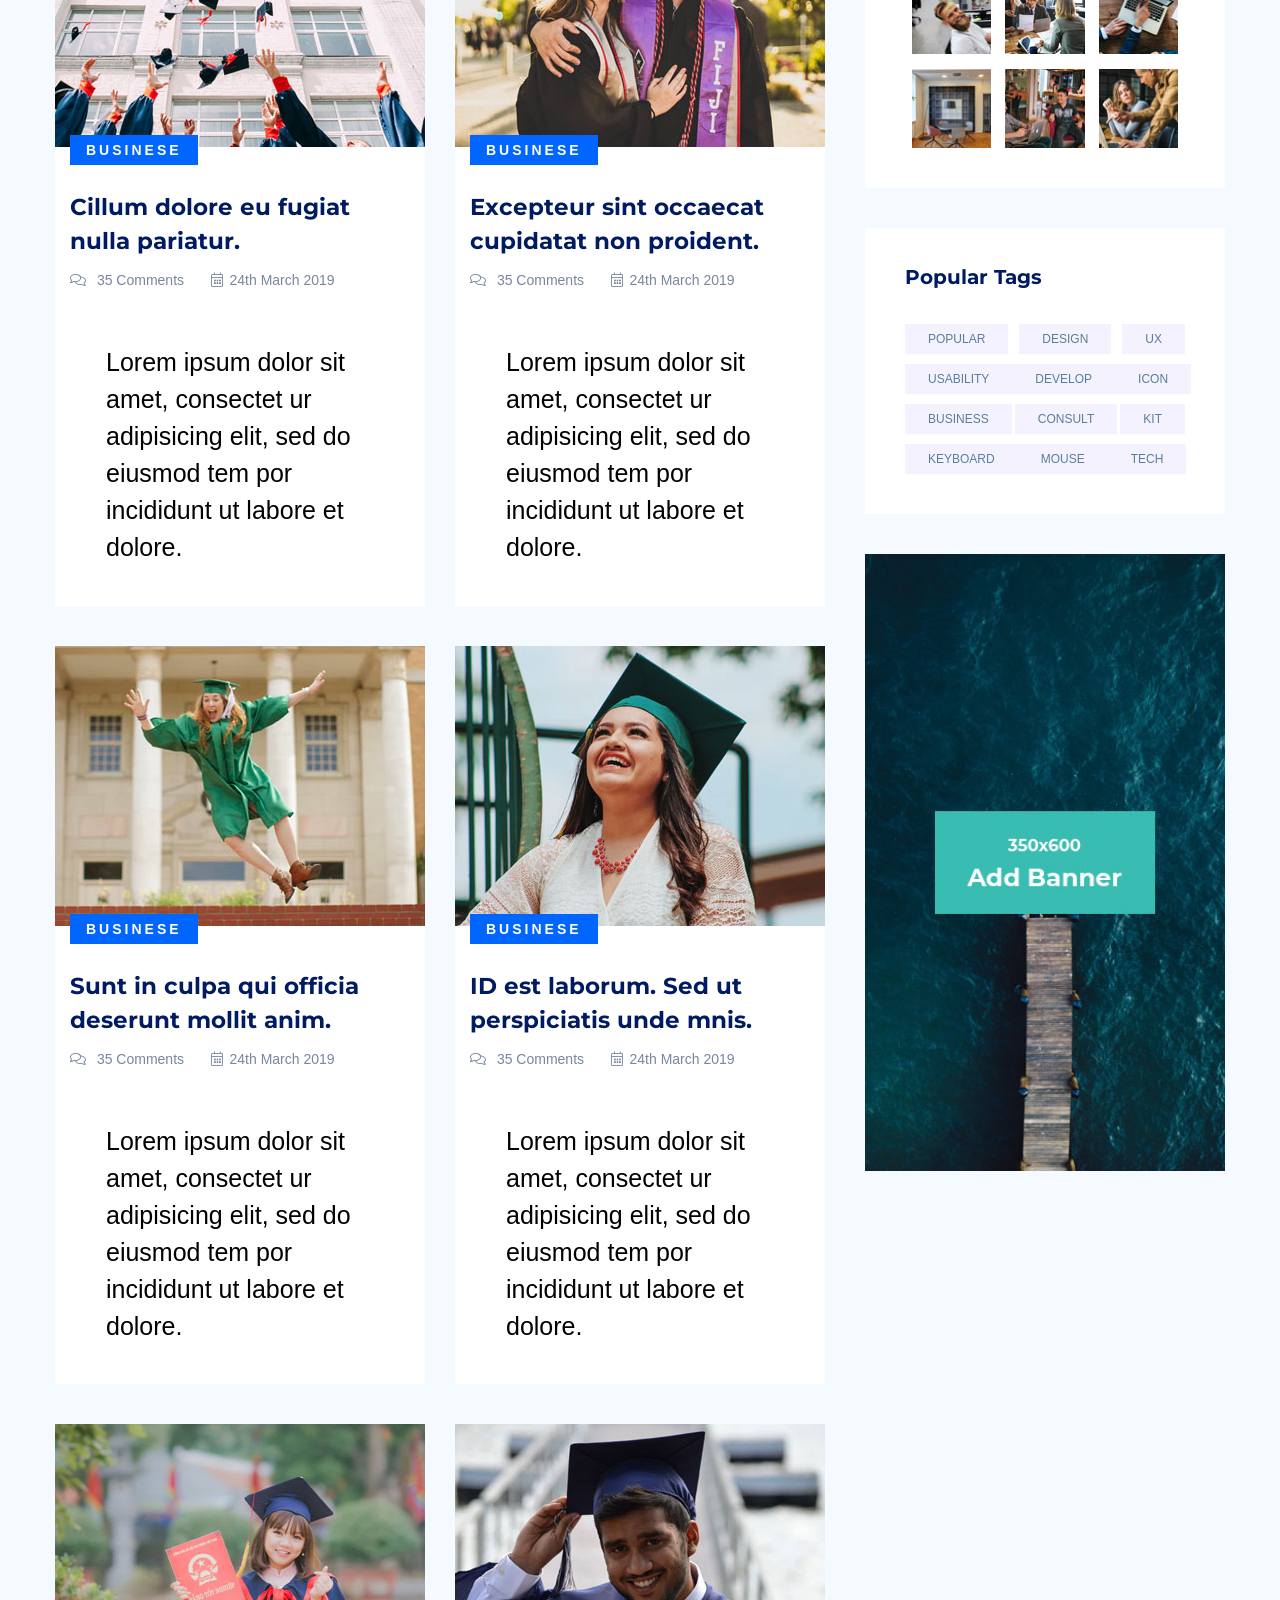
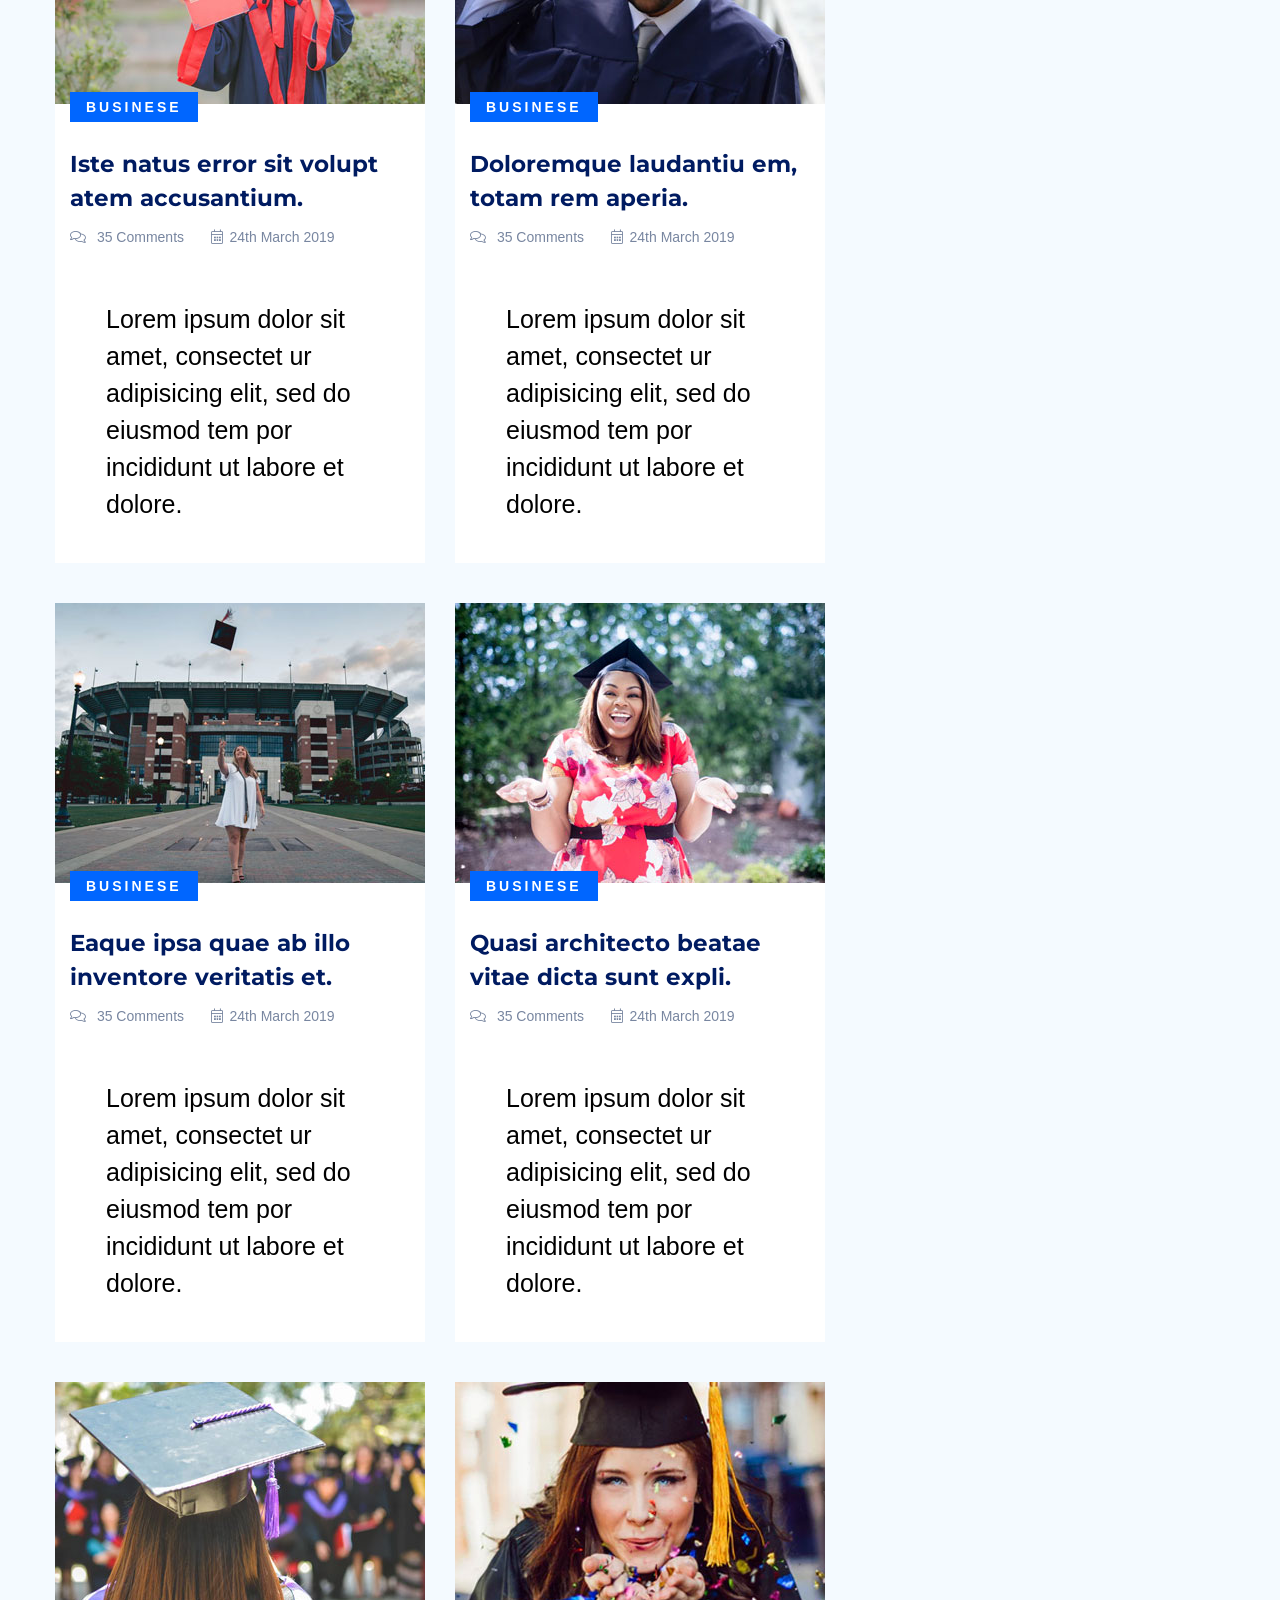
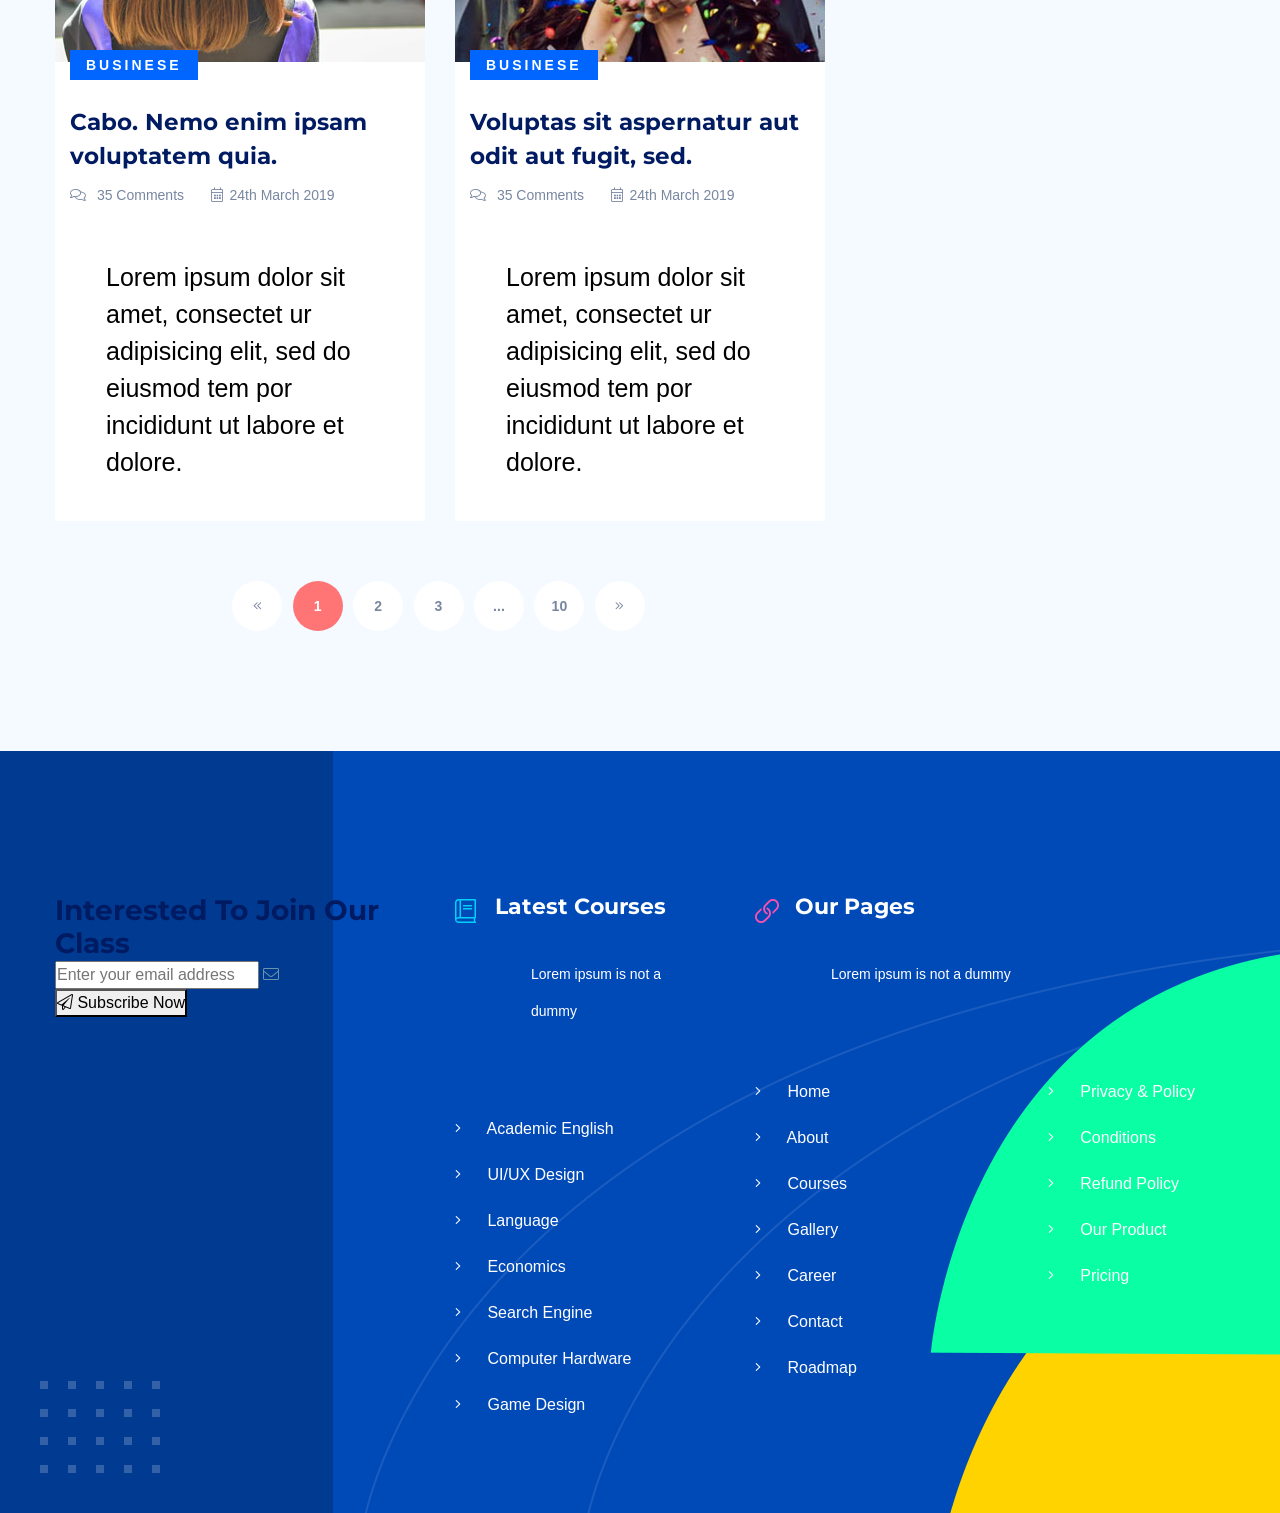
<file: blog-grid.html>
<!doctype html>
<html lang="en">


<!-- Mirrored from themeforest.kreativdev.com/edus/blog-grid.html by HTTrack Website Copier/3.x [XR&CO'2014], Wed, 21 May 2025 05:02:44 GMT -->
<head>

    <!--====== Required meta tags ======-->
    <meta charset="utf-8">
    <meta http-equiv="x-ua-compatible" content="ie=edge">
    <meta name="description" content="">
    <meta name="viewport" content="width=device-width, initial-scale=1, shrink-to-fit=no">

    <!--====== Title ======-->
    <title>Edus - LMS & Online Education Learning HTML Template</title>

    <!--====== Favicon Icon ======-->
    <link rel="shortcut icon" href="assets/images/favicon.ico" type="image/png">

    <!--====== animate css ======-->
    <link rel="stylesheet" href="assets/css/animate.min.css">

    <!--====== Bootstrap css ======-->
    <link rel="stylesheet" href="assets/css/bootstrap.min.css">

    <!--====== Fontawesome css ======-->
    <link rel="stylesheet" href="assets/css/all.css">

    <!--====== Magnific Popup css ======-->
    <link rel="stylesheet" href="assets/css/magnific-popup.css">

    <!--====== Slick css ======-->
    <link rel="stylesheet" href="assets/css/owl.carousel.min.css">

    <!--====== nice select css ======-->
    <link rel="stylesheet" href="assets/css/nice-select.css">

    <!--====== Slick css ======-->
    <link rel="stylesheet" href="assets/css/slick.css">

    <!--====== Default css ======-->
    <link rel="stylesheet" href="assets/css/default.css">

    <!--====== Style css ======-->
    <link rel="stylesheet" href="assets/css/style.css">


</head>

<body>

    <!--====== PRELOADER PART START ======-->
    
    <div id="preloader">
        <div id="status">
            <div class="spinner">
                <div class="rect1"></div>
                <div class="rect2"></div>
                <div class="rect3"></div>
                <div class="rect4"></div>
                <div class="rect5"></div>
            </div>
        </div>
    </div>
    
    <!--====== PRELOADER PART ENDS ======-->

    <!--====== HEADER PART START ======-->

    <header class="header-area">
        <div class="header-top">
            <div class="container-fluid">
                <div class="row">
                    <div class="col-lg-6 col-md-7 col-sm-5">
                        <div class="header-logo d-flex align-items-center justify-content-center justify-content-sm-start">
                            <div class="logo"><a href="index.html"><img src="assets/images/logo.png" alt="logo"></a></div>
                            <form class="d-none d-md-inline-block" action="#">
                                <div class="input-box">
                                    <i class="fal fa-search"></i>
                                    <input type="text" placeholder="Search Your keyword">
                                </div>
                            </form>
                        </div>
                    </div>
                    <div class="col-lg-6 col-md-5 col-sm-7">
                        <div class="header-btns d-flex align-items-center justify-content-center justify-content-sm-end">
                            <ul>
                                <li><a href="#"><i class="fal fa-user"></i> Become A Mentor</a></li>
                                <li><a href="#"><i class="fal fa-key"></i> Login Now</a></li>
                            </ul>
                            <div class="trial-btns d-none d-lg-block">
                                <a href="#">Start Free Trail</a>
                            </div>
                        </div>
                    </div>
                </div>
            </div>
        </div>
        <div class="header-menu">
            <div class="navigation">
                <div class="container-fluid">
                    <div class="row">
                        <div class="col-lg-12">
                            <nav class="navbar navbar-expand-lg">
                                <button class="navbar-toggler" type="button" data-toggle="collapse" data-target="#navbarFive" aria-controls="navbarFive" aria-expanded="false" aria-label="Toggle navigation">
                                    <span class="toggler-icon"></span>
                                    <span class="toggler-icon"></span>
                                    <span class="toggler-icon"></span>
                                </button> <!-- navbar toggler -->
                                <div class="collapse navbar-collapse sub-menu-bar" id="navbarFive">
                                    <ul class="navbar-nav mr-auto">
                                        <li class="nav-item active">
                                            <a class="page-scroll" href="index.html">Home <i class="fal fa-angle-down"></i></a>
                                            <ul class="sub-menu">
                                                <li><a href="index.html">Home 1</a></li>
                                                <li><a href="index-2.html">Home 2</a></li>
                                                <li><a href="index-3.html">Home 3</a></li>
                                            </ul>
                                        </li>
                                        <li class="nav-item">
                                            <a class="page-scroll" href="about.html">About</a>
                                        </li>
                                        <li class="nav-item">
                                            <a class="page-scroll" href="#">Pages <i class="fal fa-angle-down"></i></a>
                                            <ul class="sub-menu">
                                                <li><a href="event.html">event</a></li>
                                                <li><a href="our-events.html">our event</a></li>
                                                <li><a href="event-details.html">event details</a></li>
                                                <li><a href="error.html">error</a></li>
                                                <li><a href="faq.html">faq</a></li>
                                                <li><a href="gallery-full-width.html">gallery</a></li>
                                                <li><a href="instructor.html">instructor</a></li>
                                                <li><a href="mentor-details.html">mentor details</a></li>
                                                <li><a href="pricing.html">pricing</a></li>
                                                <li><a href="shop.html">shop</a></li>
                                                <li><a href="shop-details.html">shop details</a></li>
                                            </ul>
                                        </li>
                                        <li class="nav-item">
                                            <a class="page-scroll" href="#">Course <i class="fal fa-angle-down"></i></a>
                                            <ul class="sub-menu">
                                                <li><a href="course-grid.html">course grid</a></li>
                                                <li><a href="course-list.html">course list</a></li>
                                                <li><a href="course-details.html">course details</a></li>
                                            </ul>
                                        </li>
                                        <li class="nav-item">
                                            <a class="page-scroll" href="#">Blog <i class="fal fa-angle-down"></i></a>
                                            <ul class="sub-menu">
                                                <li><a href="blog-standard.html">blog standard</a></li>
                                                <li><a href="blog-grid.html">blog grid</a></li>
                                                <li><a href="blog-details.html">blog details</a></li>
                                            </ul>
                                        </li>
                                        <li class="nav-item">
                                            <a class="page-scroll" href="contact.html">Contact</a>
                                        </li>
                                    </ul>
                                </div>

                                <div class="navbar-item d-flex align-items-center">
                                    <div class="menu-btns">
                                        <ul>
                                            <li><a href="#">Popular Courses</a></li>
                                            <li><a href="#">Mentors</a></li>
                                        </ul>
                                    </div>
                                    <div class="menu-icon d-none d-lg-block">
                                        <ul>
                                            <li><a href="#"><i class="fab fa-facebook-f"></i></a></li>
                                            <li><a href="#"><i class="fab fa-twitter"></i></a></li>
                                            <li><a href="#"><i class="fab fa-behance"></i></a></li>
                                            <li><a href="#"><i class="fab fa-linkedin"></i></a></li>
                                            <li><a href="#"><i class="fab fa-youtube"></i></a></li>
                                        </ul>
                                    </div>
                                </div>
                            </nav> <!-- navbar -->
                        </div>
                    </div> <!-- row -->
                </div> <!-- container -->
            </div>
        </div>
    </header>

    <!--====== HEADER PART ENDS ======-->

    <!--====== PAGE TITLE PART START ======-->

    <div class="page-title bg_cover mt-80 pt-140 pb-140" style="background-image: url(assets/images/page-bg.jpg)">
        <div class="container">
            <div class="row justify-content-center">
                <div class="col-lg-12">
                    <div class="page-title-item text-center">
                        <h3 class="title">News Grid</h3>
                        <nav aria-label="breadcrumb">
                            <ol class="breadcrumb">
                                <li class="breadcrumb-item"><a href="#">Home</a></li>
                                <li class="breadcrumb-item active" aria-current="page">News Grid</li>
                            </ol>
                        </nav>
                    </div>
                </div>
            </div>
        </div>
    </div>

    <!--====== PAGE TITLE PART ENDS ======-->

    <!--====== BLOG STANDARD PART START ======-->

    <section class="blog-standard-area gray-bg pt-80 pb-120">
        <div class="container">
            <div class="row justify-content-center">
                <div class="col-lg-8">
                    <div class="blog-standard">
                        <div class="row justify-content-center">
                            <div class="col-lg-6 col-md-6 col-sm-9">
                                <div class="single-blog-grid mt-40">
                                    <div class="blog-thumb">
                                        <img src="assets/images/blog-grid-1.jpg" alt="blog">
                                    </div>
                                    <div class="blog-content">
                                        <span>Businese</span>
                                        <a href="#"><h4 class="title">Consectetur adipisicing elit, sed do eiusmod</h4></a>
                                        <ul>
                                            <li><i class="fal fa-comments"></i> 35 Comments</li>
                                            <li><i class="fal fa-calendar-alt"></i>24th March 2019</li>
                                        </ul>
                                        <p>Lorem ipsum dolor sit amet, consectet ur adipisicing elit, sed do eiusmod tem por incididunt ut labore et dolore.</p>
                                    </div>
                                </div>
                            </div>
                            <div class="col-lg-6 col-md-6 col-sm-9">
                                <div class="single-blog-grid mt-40">
                                    <div class="blog-thumb">
                                        <img src="assets/images/blog-grid-2.jpg" alt="blog">
                                    </div>
                                    <div class="blog-content">
                                        <span>Businese</span>
                                        <a href="#"><h4 class="title">Tempor incididunt ut la bore et dolore magna.</h4></a>
                                        <ul>
                                            <li><i class="fal fa-comments"></i> 35 Comments</li>
                                            <li><i class="fal fa-calendar-alt"></i>24th March 2019</li>
                                        </ul>
                                        <p>Lorem ipsum dolor sit amet, consectet ur adipisicing elit, sed do eiusmod tem por incididunt ut labore et dolore.</p>
                                    </div>
                                </div>
                            </div>
                            <div class="col-lg-6 col-md-6 col-sm-9">
                                <div class="single-blog-grid mt-40">
                                    <div class="blog-thumb">
                                        <img src="assets/images/blog-grid-3.jpg" alt="blog">
                                    </div>
                                    <div class="blog-content">
                                        <span>Businese</span>
                                        <a href="#"><h4 class="title">Aliqua. Ut enim ad mini m veniam, quis nostrud</h4></a>
                                        <ul>
                                            <li><i class="fal fa-comments"></i> 35 Comments</li>
                                            <li><i class="fal fa-calendar-alt"></i>24th March 2019</li>
                                        </ul>
                                        <p>Lorem ipsum dolor sit amet, consectet ur adipisicing elit, sed do eiusmod tem por incididunt ut labore et dolore.</p>
                                    </div>
                                </div>
                            </div>
                            <div class="col-lg-6 col-md-6 col-sm-9">
                                <div class="single-blog-grid mt-40">
                                    <div class="blog-thumb">
                                        <img src="assets/images/blog-grid-4.jpg" alt="blog">
                                    </div>
                                    <div class="blog-content">
                                        <span>Businese</span>
                                        <a href="#"><h4 class="title">Exercitation ullamco lab oris nisi ut aliquip</h4></a>
                                        <ul>
                                            <li><i class="fal fa-comments"></i> 35 Comments</li>
                                            <li><i class="fal fa-calendar-alt"></i>24th March 2019</li>
                                        </ul>
                                        <p>Lorem ipsum dolor sit amet, consectet ur adipisicing elit, sed do eiusmod tem por incididunt ut labore et dolore.</p>
                                    </div>
                                </div>
                            </div>
                            <div class="col-lg-6 col-md-6 col-sm-9">
                                <div class="single-blog-grid mt-40">
                                    <div class="blog-thumb">
                                        <img src="assets/images/blog-grid-5.jpg" alt="blog">
                                    </div>
                                    <div class="blog-content">
                                        <span>Businese</span>
                                        <a href="#"><h4 class="title">Ex ea commodo conseq uat. Duis aute irure.</h4></a>
                                        <ul>
                                            <li><i class="fal fa-comments"></i> 35 Comments</li>
                                            <li><i class="fal fa-calendar-alt"></i>24th March 2019</li>
                                        </ul>
                                        <p>Lorem ipsum dolor sit amet, consectet ur adipisicing elit, sed do eiusmod tem por incididunt ut labore et dolore.</p>
                                    </div>
                                </div>
                            </div>
                            <div class="col-lg-6 col-md-6 col-sm-9">
                                <div class="single-blog-grid mt-40">
                                    <div class="blog-thumb">
                                        <img src="assets/images/blog-grid-6.jpg" alt="blog">
                                    </div>
                                    <div class="blog-content">
                                        <span>Businese</span>
                                        <a href="#"><h4 class="title">Dolor in reprehenderit in voluptate velit esse.</h4></a>
                                        <ul>
                                            <li><i class="fal fa-comments"></i> 35 Comments</li>
                                            <li><i class="fal fa-calendar-alt"></i>24th March 2019</li>
                                        </ul>
                                        <p>Lorem ipsum dolor sit amet, consectet ur adipisicing elit, sed do eiusmod tem por incididunt ut labore et dolore.</p>
                                    </div>
                                </div>
                            </div>
                            <div class="col-lg-6 col-md-6 col-sm-9">
                                <div class="single-blog-grid mt-40">
                                    <div class="blog-thumb">
                                        <img src="assets/images/blog-grid-7.jpg" alt="blog">
                                    </div>
                                    <div class="blog-content">
                                        <span>Businese</span>
                                        <a href="#"><h4 class="title">Cillum dolore eu fugiat nulla pariatur.</h4></a>
                                        <ul>
                                            <li><i class="fal fa-comments"></i> 35 Comments</li>
                                            <li><i class="fal fa-calendar-alt"></i>24th March 2019</li>
                                        </ul>
                                        <p>Lorem ipsum dolor sit amet, consectet ur adipisicing elit, sed do eiusmod tem por incididunt ut labore et dolore.</p>
                                    </div>
                                </div>
                            </div>
                            <div class="col-lg-6 col-md-6 col-sm-9">
                                <div class="single-blog-grid mt-40">
                                    <div class="blog-thumb">
                                        <img src="assets/images/blog-grid-8.jpg" alt="blog">
                                    </div>
                                    <div class="blog-content">
                                        <span>Businese</span>
                                        <a href="#"><h4 class="title">Excepteur sint occaecat cupidatat non proident.</h4></a>
                                        <ul>
                                            <li><i class="fal fa-comments"></i> 35 Comments</li>
                                            <li><i class="fal fa-calendar-alt"></i>24th March 2019</li>
                                        </ul>
                                        <p>Lorem ipsum dolor sit amet, consectet ur adipisicing elit, sed do eiusmod tem por incididunt ut labore et dolore.</p>
                                    </div>
                                </div>
                            </div>
                            <div class="col-lg-6 col-md-6 col-sm-9">
                                <div class="single-blog-grid mt-40">
                                    <div class="blog-thumb">
                                        <img src="assets/images/blog-grid-9.jpg" alt="blog">
                                    </div>
                                    <div class="blog-content">
                                        <span>Businese</span>
                                        <a href="#"><h4 class="title">Sunt in culpa qui officia deserunt mollit anim.</h4></a>
                                        <ul>
                                            <li><i class="fal fa-comments"></i> 35 Comments</li>
                                            <li><i class="fal fa-calendar-alt"></i>24th March 2019</li>
                                        </ul>
                                        <p>Lorem ipsum dolor sit amet, consectet ur adipisicing elit, sed do eiusmod tem por incididunt ut labore et dolore.</p>
                                    </div>
                                </div>
                            </div>
                            <div class="col-lg-6 col-md-6 col-sm-9">
                                <div class="single-blog-grid mt-40">
                                    <div class="blog-thumb">
                                        <img src="assets/images/blog-grid-10.jpg" alt="blog">
                                    </div>
                                    <div class="blog-content">
                                        <span>Businese</span>
                                        <a href="#"><h4 class="title">ID est laborum. Sed ut perspiciatis unde mnis.</h4></a>
                                        <ul>
                                            <li><i class="fal fa-comments"></i> 35 Comments</li>
                                            <li><i class="fal fa-calendar-alt"></i>24th March 2019</li>
                                        </ul>
                                        <p>Lorem ipsum dolor sit amet, consectet ur adipisicing elit, sed do eiusmod tem por incididunt ut labore et dolore.</p>
                                    </div>
                                </div>
                            </div>
                            <div class="col-lg-6 col-md-6 col-sm-9">
                                <div class="single-blog-grid mt-40">
                                    <div class="blog-thumb">
                                        <img src="assets/images/blog-grid-11.jpg" alt="blog">
                                    </div>
                                    <div class="blog-content">
                                        <span>Businese</span>
                                        <a href="#"><h4 class="title">Iste natus error sit volupt atem accusantium.</h4></a>
                                        <ul>
                                            <li><i class="fal fa-comments"></i> 35 Comments</li>
                                            <li><i class="fal fa-calendar-alt"></i>24th March 2019</li>
                                        </ul>
                                        <p>Lorem ipsum dolor sit amet, consectet ur adipisicing elit, sed do eiusmod tem por incididunt ut labore et dolore.</p>
                                    </div>
                                </div>
                            </div>
                            <div class="col-lg-6 col-md-6 col-sm-9">
                                <div class="single-blog-grid mt-40">
                                    <div class="blog-thumb">
                                        <img src="assets/images/blog-grid-12.jpg" alt="blog">
                                    </div>
                                    <div class="blog-content">
                                        <span>Businese</span>
                                        <a href="#"><h4 class="title">Doloremque laudantiu em, totam rem aperia.</h4></a>
                                        <ul>
                                            <li><i class="fal fa-comments"></i> 35 Comments</li>
                                            <li><i class="fal fa-calendar-alt"></i>24th March 2019</li>
                                        </ul>
                                        <p>Lorem ipsum dolor sit amet, consectet ur adipisicing elit, sed do eiusmod tem por incididunt ut labore et dolore.</p>
                                    </div>
                                </div>
                            </div>
                            <div class="col-lg-6 col-md-6 col-sm-9">
                                <div class="single-blog-grid mt-40">
                                    <div class="blog-thumb">
                                        <img src="assets/images/blog-grid-13.jpg" alt="blog">
                                    </div>
                                    <div class="blog-content">
                                        <span>Businese</span>
                                        <a href="#"><h4 class="title">Eaque ipsa quae ab illo inventore veritatis et.</h4></a>
                                        <ul>
                                            <li><i class="fal fa-comments"></i> 35 Comments</li>
                                            <li><i class="fal fa-calendar-alt"></i>24th March 2019</li>
                                        </ul>
                                        <p>Lorem ipsum dolor sit amet, consectet ur adipisicing elit, sed do eiusmod tem por incididunt ut labore et dolore.</p>
                                    </div>
                                </div>
                            </div>
                            <div class="col-lg-6 col-md-6 col-sm-9">
                                <div class="single-blog-grid mt-40">
                                    <div class="blog-thumb">
                                        <img src="assets/images/blog-grid-14.jpg" alt="blog">
                                    </div>
                                    <div class="blog-content">
                                        <span>Businese</span>
                                        <a href="#"><h4 class="title">Quasi architecto beatae vitae dicta sunt expli.</h4></a>
                                        <ul>
                                            <li><i class="fal fa-comments"></i> 35 Comments</li>
                                            <li><i class="fal fa-calendar-alt"></i>24th March 2019</li>
                                        </ul>
                                        <p>Lorem ipsum dolor sit amet, consectet ur adipisicing elit, sed do eiusmod tem por incididunt ut labore et dolore.</p>
                                    </div>
                                </div>
                            </div>
                            <div class="col-lg-6 col-md-6 col-sm-9">
                                <div class="single-blog-grid mt-40">
                                    <div class="blog-thumb">
                                        <img src="assets/images/blog-grid-15.jpg" alt="blog">
                                    </div>
                                    <div class="blog-content">
                                        <span>Businese</span>
                                        <a href="#"><h4 class="title">Cabo. Nemo enim ipsam voluptatem quia.</h4></a>
                                        <ul>
                                            <li><i class="fal fa-comments"></i> 35 Comments</li>
                                            <li><i class="fal fa-calendar-alt"></i>24th March 2019</li>
                                        </ul>
                                        <p>Lorem ipsum dolor sit amet, consectet ur adipisicing elit, sed do eiusmod tem por incididunt ut labore et dolore.</p>
                                    </div>
                                </div>
                            </div>
                            <div class="col-lg-6 col-md-6 col-sm-9">
                                <div class="single-blog-grid mt-40">
                                    <div class="blog-thumb">
                                        <img src="assets/images/blog-grid-16.jpg" alt="blog">
                                    </div>
                                    <div class="blog-content">
                                        <span>Businese</span>
                                        <a href="#"><h4 class="title">Voluptas sit aspernatur aut odit aut fugit, sed.</h4></a>
                                        <ul>
                                            <li><i class="fal fa-comments"></i> 35 Comments</li>
                                            <li><i class="fal fa-calendar-alt"></i>24th March 2019</li>
                                        </ul>
                                        <p>Lorem ipsum dolor sit amet, consectet ur adipisicing elit, sed do eiusmod tem por incididunt ut labore et dolore.</p>
                                    </div>
                                </div>
                            </div>
                        </div>
                        <nav aria-label="Page navigation example">
                            <ul class="pagination">
                                <li class="page-item">
                                    <a class="page-link" href="#" aria-label="Previous">
                                        <span aria-hidden="true"><i class="fal fa-angle-double-left"></i></span>
                                    </a>
                                </li>
                                <li class="page-item"><a class="page-link active" href="#">1</a></li>
                                <li class="page-item"><a class="page-link" href="#">2</a></li>
                                <li class="page-item"><a class="page-link" href="#">3</a></li>
                                <li class="page-item"><a class="page-link" href="#">...</a></li>
                                <li class="page-item"><a class="page-link" href="#">10</a></li>
                                <li class="page-item">
                                    <a class="page-link" href="#" aria-label="Next">
                                        <span aria-hidden="true"><i class="fal fa-angle-double-right"></i></span>
                                    </a>
                                </li>
                            </ul>
                        </nav>
                    </div>
                </div>
                <div class="col-lg-4 col-md-6 col-sm-8">
                    <div class="blog-sidebar ml-10">
                        <div class="blog-side-about white-bg mt-40">
                            <div class="about-title">
                                <h4 class="title">About Me</h4>
                            </div>
                            <div class="blog-about-content text-center">
                                <img src="assets/images/blog-about-girl.png" alt="girl">
                                <h4 class="title">Rosalina D. Willaimson</h4>
                                <p>Lorem ipsum dolor sit amet, consecte-tur adipisicing elit, sed do eiusmod tempor incididunt ut labore.</p>
                                <ul>
                                    <li><a href="#"><i class="fab fa-facebook-f"></i></a></li>
                                    <li><a href="#"><i class="fab fa-twitter"></i></a></li>
                                    <li><a href="#"><i class="fab fa-behance"></i></a></li>
                                    <li><a href="#"><i class="fab fa-linkedin-in"></i></a></li>
                                    <li><a href="#"><i class="fab fa-youtube"></i></a></li>
                                </ul>
                            </div>
                        </div>
                        <div class="blog-side-about white-bg mt-40">
                            <div class="about-title">
                                <h4 class="title">Search Objects</h4>
                            </div>
                            <div class="blog-Search-content text-center">
                                <form action="#">
                                    <div class="input-box">
                                        <input type="text" placeholder="Search your keyword...">
                                        <button type="button"><i class="far fa-search"></i></button>
                                    </div>
                                </form>
                            </div>
                        </div>
                        <div class="blog-side-about white-bg mt-40">
                            <div class="about-title">
                                <h4 class="title">Popular Feeds</h4>
                            </div>
                            <div class="blog-feeds-content mt-10">
                                <div class="single-feeds d-flex">
                                    <div class="feeds-thumb mr-20">
                                        <img src="assets/images/blog-feeds-1.png" alt="feeds">
                                    </div>
                                    <div class="feeds-content">
                                        <a href="#">
                                            <h6 class="title">Lorem ipsum dolor sit cing elit, sed do.</h6>
                                        </a>
                                        <span><i class="fal fa-calendar-alt"></i>24th March 2019</span>
                                    </div>
                                </div>
                                <div class="single-feeds d-flex">
                                    <div class="feeds-thumb mr-20">
                                        <img src="assets/images/blog-feeds-2.png" alt="feeds">
                                    </div>
                                    <div class="feeds-content">
                                        <a href="#">
                                            <h6 class="title">Lorem ipsum dolor sit cing elit, sed do.</h6>
                                        </a>
                                        <span><i class="fal fa-calendar-alt"></i>24th March 2019</span>
                                    </div>
                                </div>
                                <div class="single-feeds d-flex">
                                    <div class="feeds-thumb mr-20">
                                        <img src="assets/images/blog-feeds-3.png" alt="feeds">
                                    </div>
                                    <div class="feeds-content">
                                        <a href="#">
                                            <h6 class="title">Lorem ipsum dolor sit cing elit, sed do.</h6>
                                        </a>
                                        <span><i class="fal fa-calendar-alt"></i>24th March 2019</span>
                                    </div>
                                </div>
                                <div class="single-feeds d-flex item">
                                    <div class="feeds-thumb mr-20">
                                        <img src="assets/images/blog-feeds-4.png" alt="feeds">
                                    </div>
                                    <div class="feeds-content">
                                        <a href="#">
                                            <h6 class="title">Lorem ipsum dolor sit cing elit, sed do.</h6>
                                        </a>
                                        <span><i class="fal fa-calendar-alt"></i>24th March 2019</span>
                                    </div>
                                </div>
                            </div>
                        </div>
                        <div class="blog-side-about white-bg mt-40">
                            <div class="about-title">
                                <h4 class="title">Categories</h4>
                            </div>
                            <div class="blog-categories-content mt-35">
                                <ul>
                                    <li><a href="#">Business <span>26</span></a></li>
                                    <li><a href="#">Consultant <span>30</span></a></li>
                                    <li><a href="#">Creative <span>71</span></a></li>
                                    <li><a href="#">UI/UX <span>56</span></a></li>
                                    <li><a href="#">Technology <span>60</span></a></li>
                                </ul>
                            </div>
                        </div>
                        <div class="blog-side-about white-bg mt-40">
                            <div class="about-title">
                                <h4 class="title">Never Miss News</h4>
                            </div>
                            <div class="blog-social-content mt-35 text-center">
                                <ul>
                                    <li><a href="#"><i class="fab fa-facebook-f"></i></a></li>
                                    <li><a href="#"><i class="fab fa-twitter"></i></a></li>
                                    <li><a href="#"><i class="fab fa-behance"></i></a></li>
                                    <li><a href="#"><i class="fab fa-linkedin-in"></i></a></li>
                                    <li><a href="#"><i class="fab fa-youtube"></i></a></li>
                                </ul>
                            </div>
                        </div>
                        <div class="blog-side-about white-bg mt-40">
                            <div class="about-title">
                                <h4 class="title">Instagram Feeds</h4>
                            </div>
                            <div class="blog-instagram-content mt-15 text-center">
                                <div class="instagram-list d-flex">
                                    <div class="instagram-item">
                                        <img src="assets/images/blog-instagram-1.jpg" alt="instagram">
                                    </div>
                                    <div class="instagram-item">
                                        <img src="assets/images/blog-instagram-2.jpg" alt="instagram">
                                    </div>
                                    <div class="instagram-item">
                                        <img src="assets/images/blog-instagram-3.jpg" alt="instagram">
                                    </div>
                                </div>
                                <div class="instagram-list d-flex">
                                    <div class="instagram-item">
                                        <img src="assets/images/blog-instagram-4.jpg" alt="instagram">
                                    </div>
                                    <div class="instagram-item">
                                        <img src="assets/images/blog-instagram-5.jpg" alt="instagram">
                                    </div>
                                    <div class="instagram-item">
                                        <img src="assets/images/blog-instagram-6.jpg" alt="instagram">
                                    </div>
                                </div>
                                <div class="instagram-list d-flex">
                                    <div class="instagram-item">
                                        <img src="assets/images/blog-instagram-7.jpg" alt="instagram">
                                    </div>
                                    <div class="instagram-item">
                                        <img src="assets/images/blog-instagram-8.jpg" alt="instagram">
                                    </div>
                                    <div class="instagram-item">
                                        <img src="assets/images/blog-instagram-9.jpg" alt="instagram">
                                    </div>
                                </div>
                            </div>
                        </div>
                        <div class="blog-side-about white-bg mt-40">
                            <div class="about-title">
                                <h4 class="title">Popular Tags</h4>
                            </div>
                            <div class="blog-tags-content mt-25 text-center">
                                <ul>
                                    <li><a href="#">Popular</a></li>
                                    <li><a href="#">design</a></li>
                                    <li><a href="#">ux</a></li>
                                </ul>
                                <ul>
                                    <li><a href="#">usability</a></li>
                                    <li><a href="#">develop</a></li>
                                    <li><a href="#">icon</a></li>
                                </ul>
                                <ul>
                                    <li><a href="#">business</a></li>
                                    <li><a href="#">consult</a></li>
                                    <li><a href="#">kit</a></li>
                                </ul>
                                <ul>
                                    <li><a href="#">keyboard</a></li>
                                    <li><a href="#">mouse</a></li>
                                    <li><a href="#">tech</a></li>
                                </ul>
                            </div>
                        </div>
                        <div class="banner-add mt-40">
                            <img src="assets/images/sidebar-add.jpg" alt="">
                        </div>
                    </div>
                </div>
            </div>
        </div>
    </section>

    <!--====== BLOG STANDARD PART ENDS ======-->

    <!--====== FOOTER PART START ======-->

    <footer class="footer-area footer-area-2">
        <div class="container">
            <div class="row">
                <div class="col-lg-4 col-md-7">
                    <div class="footer-item mt-30">
                        <div class="footer-content">
                            <h3 class="title">Interested To Join Our Class</h3>
                            <form action="#">
                                <div class="input-box">
                                    <input type="text" placeholder="Enter your email address">
                                    <i class="fal fa-envelope"></i>
                                </div>
                                <button type="button"><i class="fal fa-paper-plane"></i> Subscribe Now</button>
                            </form>
                        </div>
                    </div>
                </div>
                <div class="col-lg-3 col-md-5">
                    <div class="footer-item mt-30">
                        <div class="footer-title">
                            <i class="fal fa-book"></i>
                            <h4 class="title">Latest Courses</h4>
                            <p>Lorem ipsum is not a dummy</p>
                        </div>
                        <div class="footer-list-area">
                            <div class="footer-list">
                                <ul>
                                    <li><a href="#"><i class="fal fa-angle-right"></i> Academic English</a></li>
                                    <li><a href="#"><i class="fal fa-angle-right"></i> UI/UX Design</a></li>
                                    <li><a href="#"><i class="fal fa-angle-right"></i> Language</a></li>
                                    <li><a href="#"><i class="fal fa-angle-right"></i> Economics</a></li>
                                    <li><a href="#"><i class="fal fa-angle-right"></i> Search Engine</a></li>
                                    <li><a href="#"><i class="fal fa-angle-right"></i> Computer Hardware</a></li>
                                    <li><a href="#"><i class="fal fa-angle-right"></i> Game Design</a></li>
                                </ul>
                            </div>
                        </div>
                    </div>
                </div>
                <div class="col-lg-5 col-md-7">
                    <div class="footer-item mt-30">
                        <div class="footer-title item-2">
                            <i class="fal fa-link"></i>
                            <h4 class="title">Our Pages</h4>
                            <p>Lorem ipsum is not a dummy</p>
                        </div>
                        <div class="footer-list-area">
                            <div class="footer-list justify-content-between pr-30 d-block d-sm-flex">
                                <ul>
                                    <li><a href="#"><i class="fal fa-angle-right"></i> Home</a></li>
                                    <li><a href="#"><i class="fal fa-angle-right"></i> About</a></li>
                                    <li><a href="#"><i class="fal fa-angle-right"></i> Courses</a></li>
                                    <li><a href="#"><i class="fal fa-angle-right"></i> Gallery</a></li>
                                    <li><a href="#"><i class="fal fa-angle-right"></i> Career</a></li>
                                    <li><a href="#"><i class="fal fa-angle-right"></i> Contact</a></li>
                                    <li><a href="#"><i class="fal fa-angle-right"></i> Roadmap</a></li>
                                </ul>
                                <ul>
                                    <li><a href="#"><i class="fal fa-angle-right"></i> Privacy & Policy</a></li>
                                    <li><a href="#"><i class="fal fa-angle-right"></i> Conditions</a></li>
                                    <li><a href="#"><i class="fal fa-angle-right"></i> Refund Policy</a></li>
                                    <li><a href="#"><i class="fal fa-angle-right"></i> Our Product</a></li>
                                    <li><a href="#"><i class="fal fa-angle-right"></i> Pricing</a></li>
                                </ul>
                            </div>
                        </div>
                    </div>
                </div>
            </div>
        </div>
        <div class="footer-dot">
            <img src="assets/images/footer-dot.png" alt="footer dot">
        </div>
        <div class="footer-shape">
            <img src="assets/images/footer-shape.png" alt="footer shape">
        </div>
    </footer>

    <!--====== FOOTER PART ENDS ======-->

    <!--====== BACK TO TOP ======-->
    <div class="back-to-top">
        <a href="#">
            <i class="fal fa-chevron-double-up"></i>
        </a>
    </div>
    <!--====== BACK TO TOP ======-->





    <!--====== jquery js ======-->
    <script src="assets/js/vendor/modernizr-3.6.0.min.js"></script>
    <script src="assets/js/vendor/jquery-1.12.4.min.js"></script>

    <!--====== Bootstrap js ======-->
    <script src="assets/js/bootstrap.min.js"></script>
    <script src="assets/js/popper.min.js"></script>

    <!--====== Slick js ======-->
    <script src="assets/js/slick.min.js"></script>

    <!--====== Isotope js ======-->
    <script src="assets/js/isotope.pkgd.min.js"></script>

    <!--====== Images Loaded js ======-->
    <script src="assets/js/imagesloaded.pkgd.min.js"></script>

    <!--====== owl carousel js ======-->
    <script src="assets/js/owl.carousel.min.js"></script>

    <!--====== nice select js ======-->
    <script src="assets/js/jquery.nice-select.min.js"></script>

    <!--====== wow js ======-->
    <script src="assets/js/wow.min.js"></script>

    <!--====== counterup js ======-->
    <script src="assets/js/jquery.counterup.min.js"></script>

    <!--====== waypoints js ======-->
    <script src="assets/js/waypoints.min.js"></script>

    <!--====== Magnific Popup js ======-->
    <script src="assets/js/jquery.magnific-popup.min.js"></script>

    <!--====== Ajax Contact js ======-->
    <script src="assets/js/ajax-contact.js"></script>

    <!--====== Main js ======-->
    <script src="assets/js/main.js"></script>

</body>


<!-- Mirrored from themeforest.kreativdev.com/edus/blog-grid.html by HTTrack Website Copier/3.x [XR&CO'2014], Wed, 21 May 2025 05:02:49 GMT -->
</html>
</file>
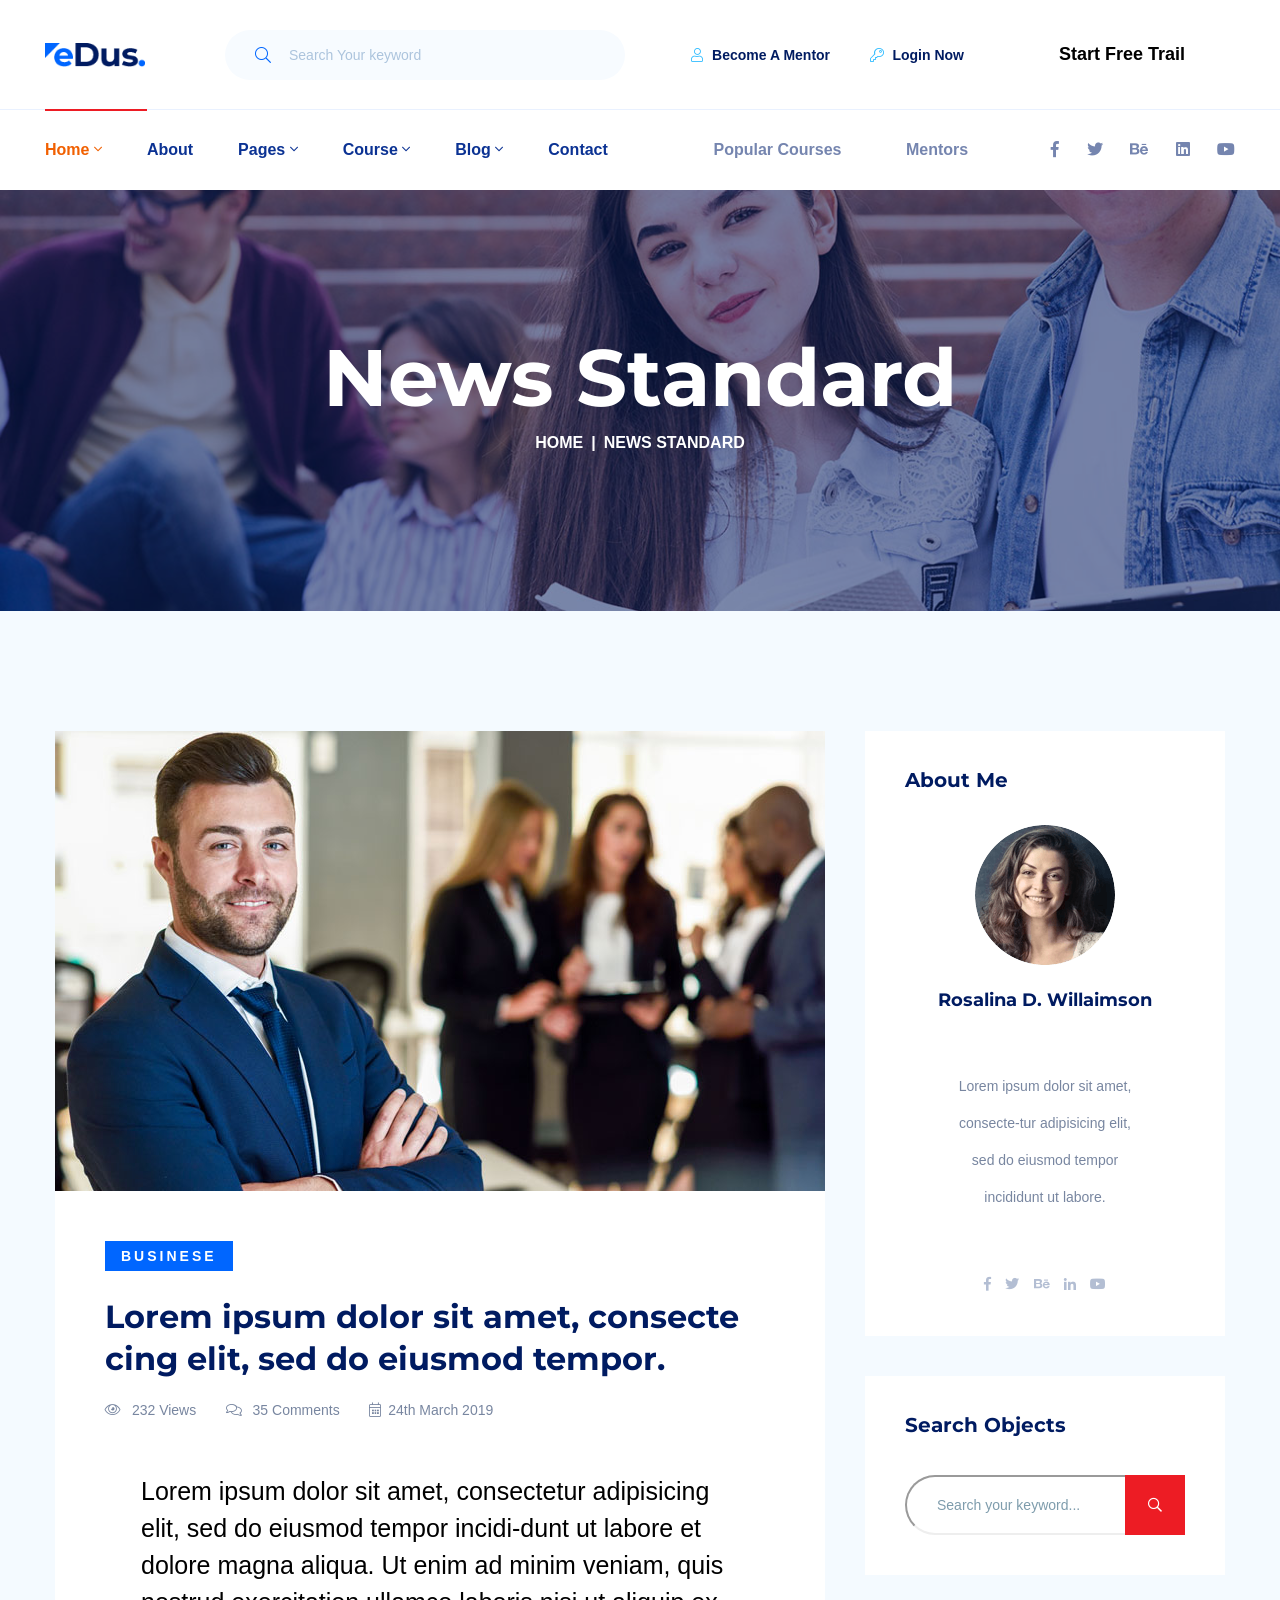
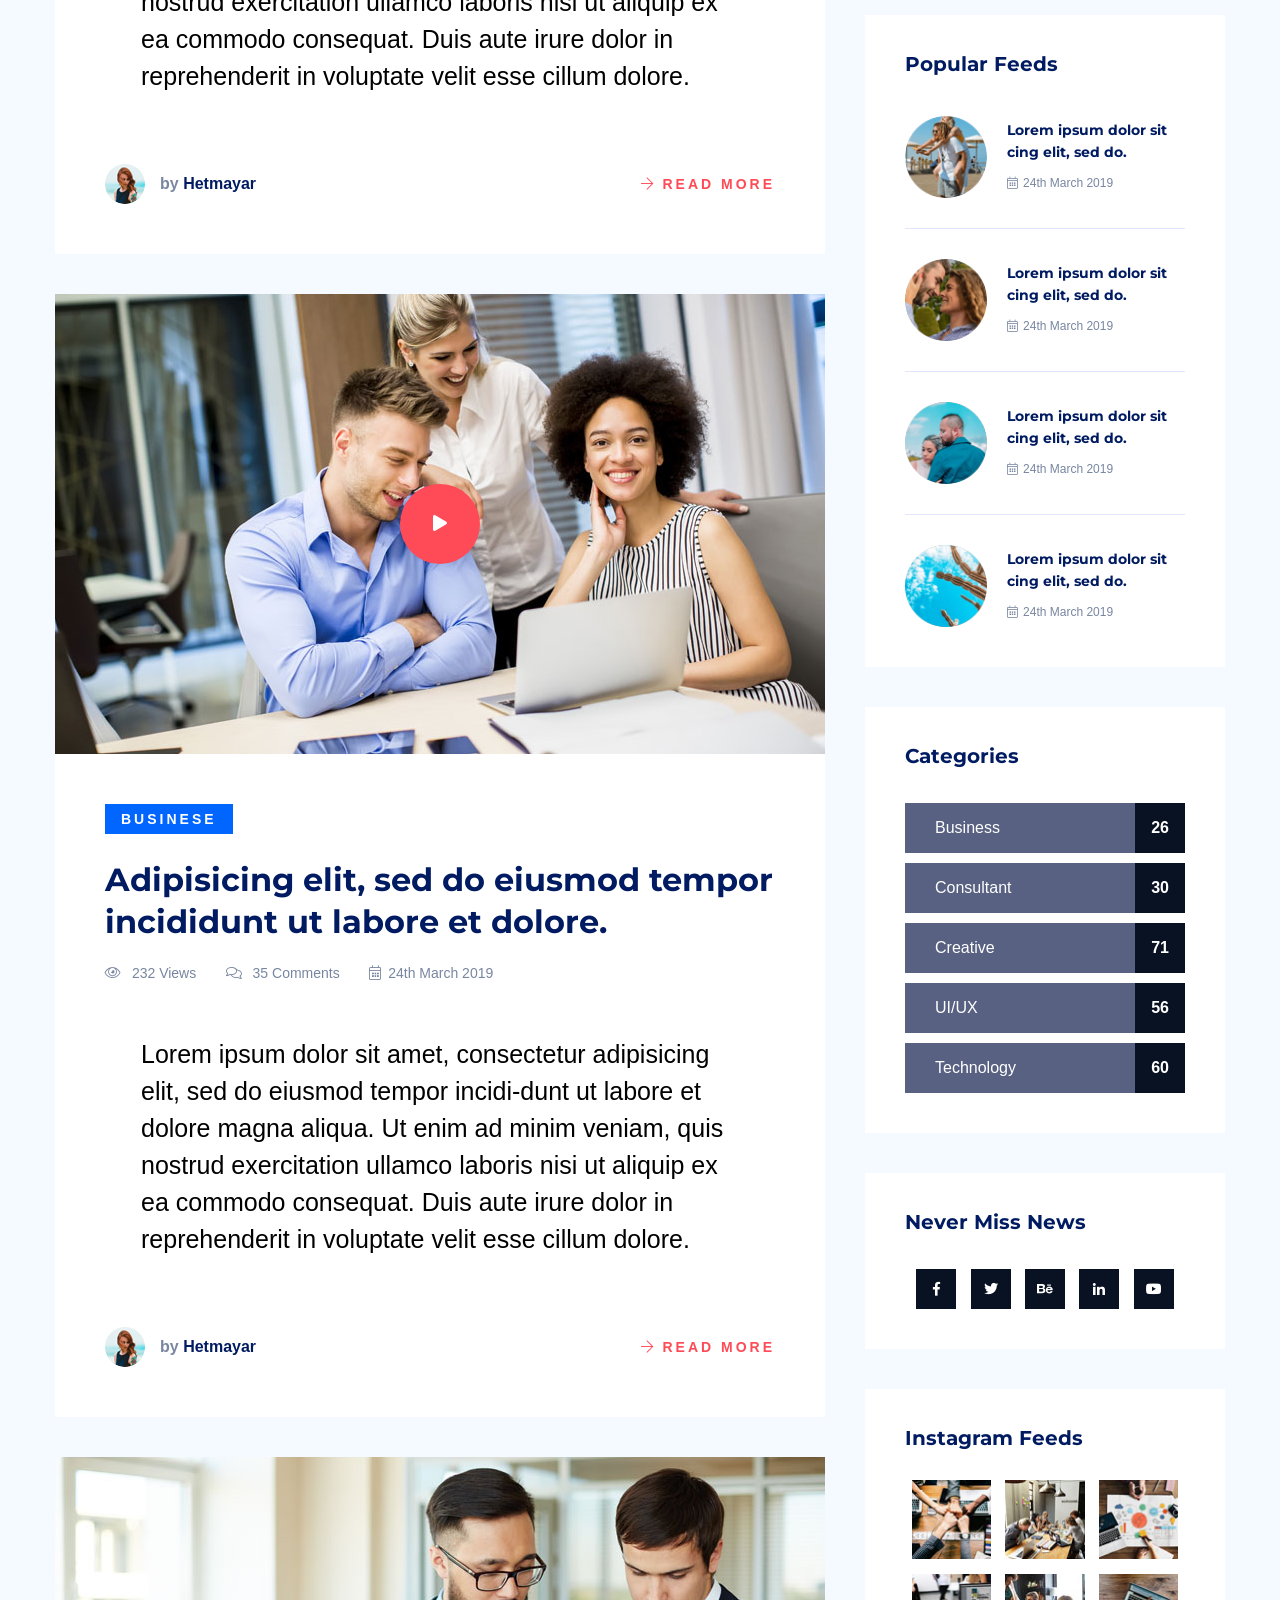
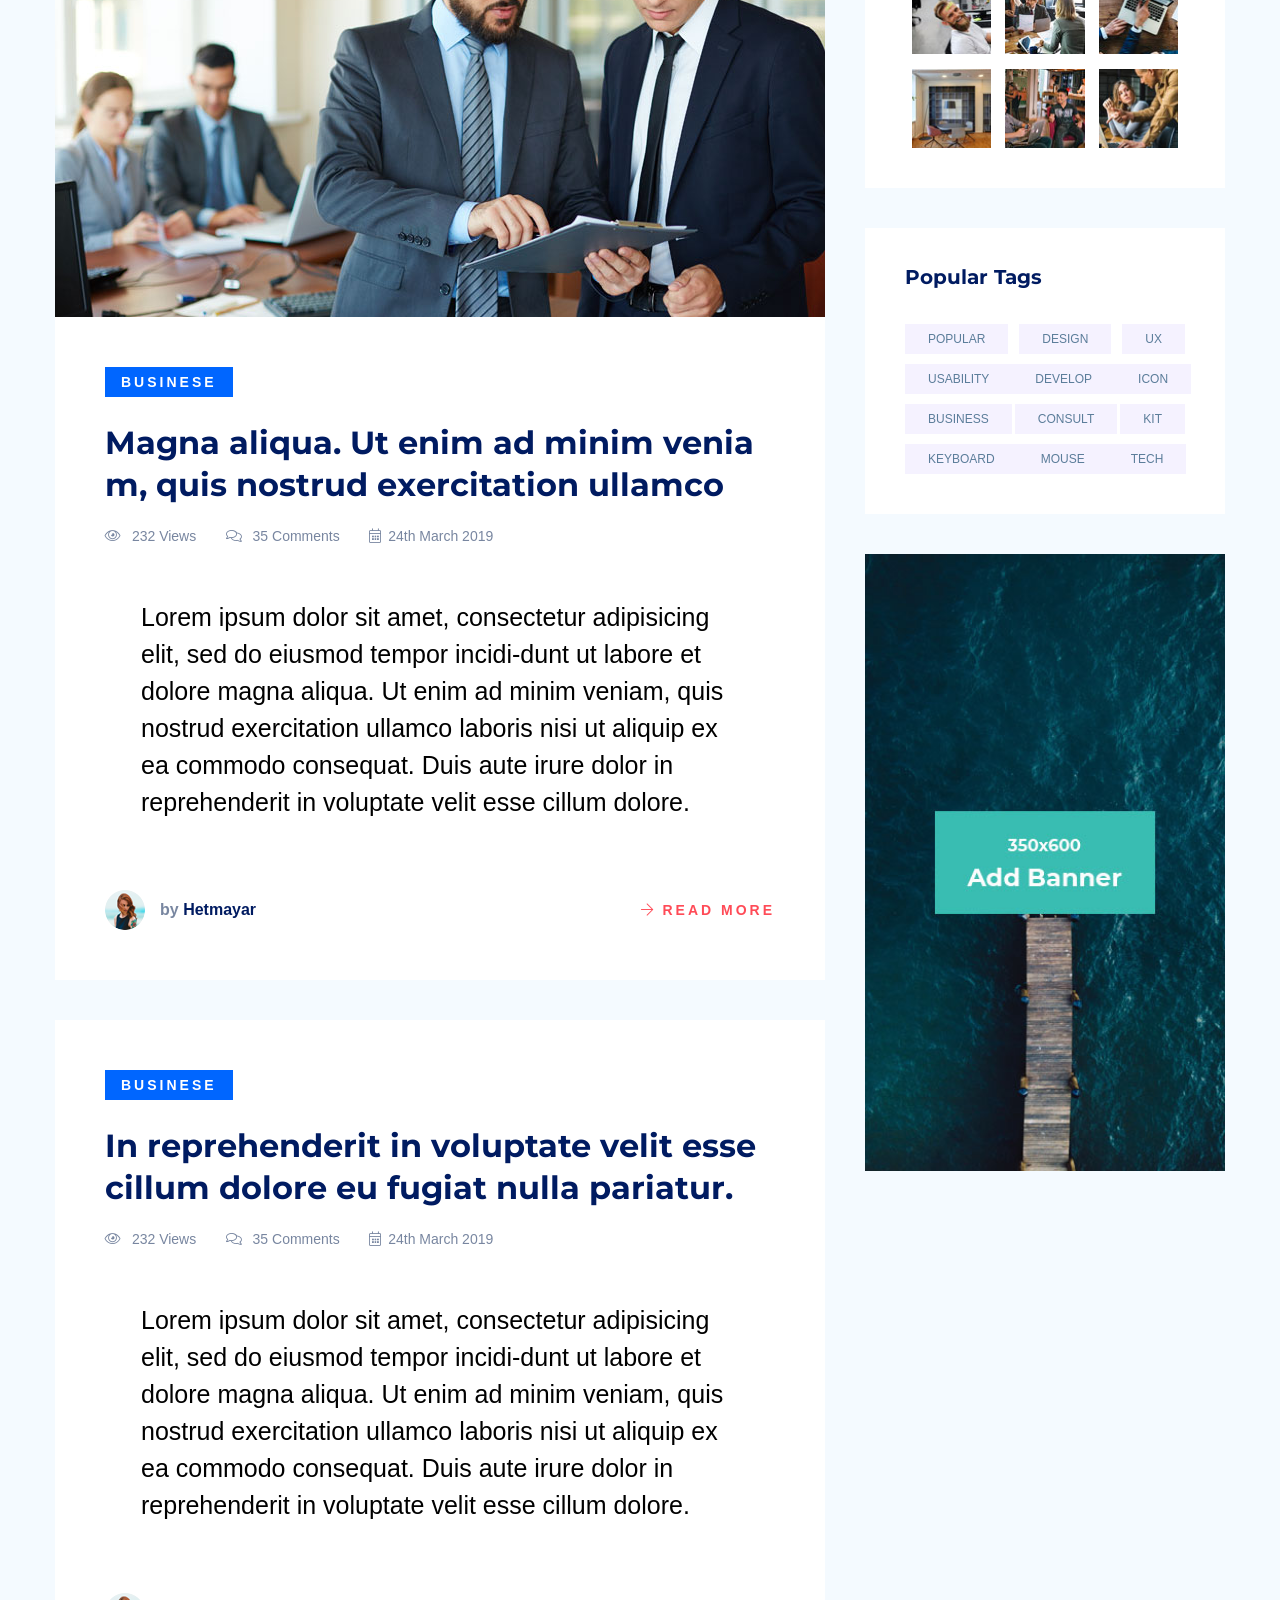
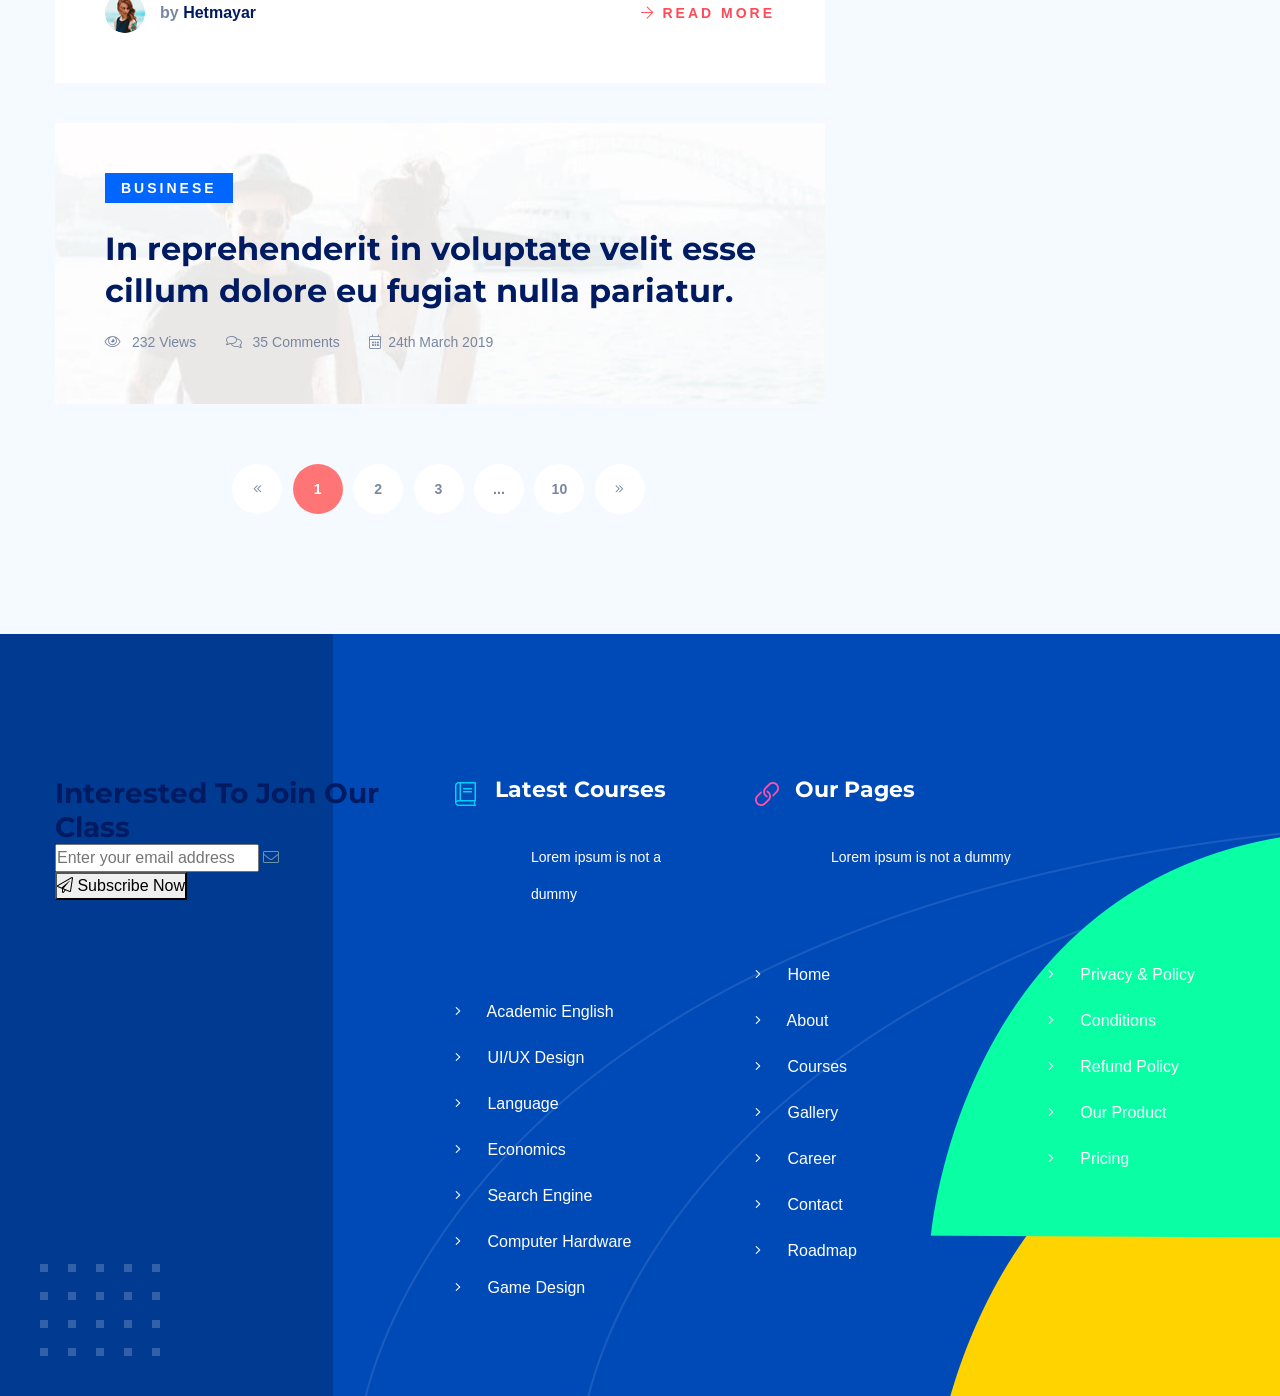
<file: blog-standard.html>
<!doctype html>
<html lang="en">


<!-- Mirrored from themeforest.kreativdev.com/edus/blog-standard.html by HTTrack Website Copier/3.x [XR&CO'2014], Wed, 21 May 2025 05:02:38 GMT -->
<head>

    <!--====== Required meta tags ======-->
    <meta charset="utf-8">
    <meta http-equiv="x-ua-compatible" content="ie=edge">
    <meta name="description" content="">
    <meta name="viewport" content="width=device-width, initial-scale=1, shrink-to-fit=no">

    <!--====== Title ======-->
    <title>Edus - LMS & Online Education Learning HTML Template</title>

    <!--====== Favicon Icon ======-->
    <link rel="shortcut icon" href="assets/images/favicon.ico" type="image/png">

    <!--====== animate css ======-->
    <link rel="stylesheet" href="assets/css/animate.min.css">

    <!--====== Bootstrap css ======-->
    <link rel="stylesheet" href="assets/css/bootstrap.min.css">

    <!--====== Fontawesome css ======-->
    <link rel="stylesheet" href="assets/css/all.css">

    <!--====== Magnific Popup css ======-->
    <link rel="stylesheet" href="assets/css/magnific-popup.css">

    <!--====== Slick css ======-->
    <link rel="stylesheet" href="assets/css/owl.carousel.min.css">

    <!--====== nice select css ======-->
    <link rel="stylesheet" href="assets/css/nice-select.css">

    <!--====== Slick css ======-->
    <link rel="stylesheet" href="assets/css/slick.css">

    <!--====== Default css ======-->
    <link rel="stylesheet" href="assets/css/default.css">

    <!--====== Style css ======-->
    <link rel="stylesheet" href="assets/css/style.css">


</head>

<body>

    <!--====== PRELOADER PART START ======-->
    
    <div id="preloader">
        <div id="status">
            <div class="spinner">
                <div class="rect1"></div>
                <div class="rect2"></div>
                <div class="rect3"></div>
                <div class="rect4"></div>
                <div class="rect5"></div>
            </div>
        </div>
    </div>
    
    <!--====== PRELOADER PART ENDS ======-->

    <!--====== HEADER PART START ======-->

    <header class="header-area">
        <div class="header-top">
            <div class="container-fluid">
                <div class="row">
                    <div class="col-lg-6 col-md-7 col-sm-5">
                        <div class="header-logo d-flex align-items-center justify-content-center justify-content-sm-start">
                            <div class="logo"><a href="index.html"><img src="assets/images/logo.png" alt="logo"></a></div>
                            <form class="d-none d-md-inline-block" action="#">
                                <div class="input-box">
                                    <i class="fal fa-search"></i>
                                    <input type="text" placeholder="Search Your keyword">
                                </div>
                            </form>
                        </div>
                    </div>
                    <div class="col-lg-6 col-md-5 col-sm-7">
                        <div class="header-btns d-flex align-items-center justify-content-center justify-content-sm-end">
                            <ul>
                                <li><a href="#"><i class="fal fa-user"></i> Become A Mentor</a></li>
                                <li><a href="#"><i class="fal fa-key"></i> Login Now</a></li>
                            </ul>
                            <div class="trial-btns d-none d-lg-block">
                                <a href="#">Start Free Trail</a>
                            </div>
                        </div>
                    </div>
                </div>
            </div>
        </div>
        <div class="header-menu">
            <div class="navigation">
                <div class="container-fluid">
                    <div class="row">
                        <div class="col-lg-12">
                            <nav class="navbar navbar-expand-lg">
                                <button class="navbar-toggler" type="button" data-toggle="collapse" data-target="#navbarFive" aria-controls="navbarFive" aria-expanded="false" aria-label="Toggle navigation">
                                    <span class="toggler-icon"></span>
                                    <span class="toggler-icon"></span>
                                    <span class="toggler-icon"></span>
                                </button> <!-- navbar toggler -->
                                <div class="collapse navbar-collapse sub-menu-bar" id="navbarFive">
                                    <ul class="navbar-nav mr-auto">
                                        <li class="nav-item active">
                                            <a class="page-scroll" href="index.html">Home <i class="fal fa-angle-down"></i></a>
                                            <ul class="sub-menu">
                                                <li><a href="index.html">Home 1</a></li>
                                                <li><a href="index-2.html">Home 2</a></li>
                                                <li><a href="index-3.html">Home 3</a></li>
                                            </ul>
                                        </li>
                                        <li class="nav-item">
                                            <a class="page-scroll" href="about.html">About</a>
                                        </li>
                                        <li class="nav-item">
                                            <a class="page-scroll" href="#">Pages <i class="fal fa-angle-down"></i></a>
                                            <ul class="sub-menu">
                                                <li><a href="event.html">event</a></li>
                                                <li><a href="our-events.html">our event</a></li>
                                                <li><a href="event-details.html">event details</a></li>
                                                <li><a href="error.html">error</a></li>
                                                <li><a href="faq.html">faq</a></li>
                                                <li><a href="gallery-full-width.html">gallery</a></li>
                                                <li><a href="instructor.html">instructor</a></li>
                                                <li><a href="mentor-details.html">mentor details</a></li>
                                                <li><a href="pricing.html">pricing</a></li>
                                                <li><a href="shop.html">shop</a></li>
                                                <li><a href="shop-details.html">shop details</a></li>
                                            </ul>
                                        </li>
                                        <li class="nav-item">
                                            <a class="page-scroll" href="#">Course <i class="fal fa-angle-down"></i></a>
                                            <ul class="sub-menu">
                                                <li><a href="course-grid.html">course grid</a></li>
                                                <li><a href="course-list.html">course list</a></li>
                                                <li><a href="course-details.html">course details</a></li>
                                            </ul>
                                        </li>
                                        <li class="nav-item">
                                            <a class="page-scroll" href="#">Blog <i class="fal fa-angle-down"></i></a>
                                            <ul class="sub-menu">
                                                <li><a href="blog-standard.html">blog standard</a></li>
                                                <li><a href="blog-grid.html">blog grid</a></li>
                                                <li><a href="blog-details.html">blog details</a></li>
                                            </ul>
                                        </li>
                                        <li class="nav-item">
                                            <a class="page-scroll" href="contact.html">Contact</a>
                                        </li>
                                    </ul>
                                </div>

                                <div class="navbar-item d-flex align-items-center">
                                    <div class="menu-btns">
                                        <ul>
                                            <li><a href="#">Popular Courses</a></li>
                                            <li><a href="#">Mentors</a></li>
                                        </ul>
                                    </div>
                                    <div class="menu-icon d-none d-lg-block">
                                        <ul>
                                            <li><a href="#"><i class="fab fa-facebook-f"></i></a></li>
                                            <li><a href="#"><i class="fab fa-twitter"></i></a></li>
                                            <li><a href="#"><i class="fab fa-behance"></i></a></li>
                                            <li><a href="#"><i class="fab fa-linkedin"></i></a></li>
                                            <li><a href="#"><i class="fab fa-youtube"></i></a></li>
                                        </ul>
                                    </div>
                                </div>
                            </nav> <!-- navbar -->
                        </div>
                    </div> <!-- row -->
                </div> <!-- container -->
            </div>
        </div>
    </header>

    <!--====== HEADER PART ENDS ======-->

    <!--====== PAGE TITLE PART START ======-->

    <div class="page-title bg_cover mt-80 pt-140 pb-140" style="background-image: url(assets/images/page-bg.jpg)">
        <div class="container">
            <div class="row justify-content-center">
                <div class="col-lg-12">
                    <div class="page-title-item text-center">
                        <h3 class="title">News Standard</h3>
                        <nav aria-label="breadcrumb">
                            <ol class="breadcrumb">
                                <li class="breadcrumb-item"><a href="#">Home</a></li>
                                <li class="breadcrumb-item active" aria-current="page">News Standard</li>
                            </ol>
                        </nav>
                    </div>
                </div>
            </div>
        </div>
    </div>

    <!--====== PAGE TITLE PART ENDS ======-->

    <!--====== BLOG STANDARD PART START ======-->

    <section class="blog-standard-area gray-bg pt-80 pb-120">
        <div class="container">
            <div class="row justify-content-center">
                <div class="col-lg-8">
                    <div class="blog-standard">
                        <div class="single-blog-standard mt-40">
                            <div class="blog-thumb">
                                <img src="assets/images/blog-standard-1.jpg" alt="standard">
                            </div>
                            <div class="blog-content bg-white">
                                <span>Businese</span>
                                <a href="#">
                                    <h3 class="title">Lorem ipsum dolor sit amet, consecte cing elit, sed do eiusmod tempor.</h3>
                                </a>
                                <ul>
                                    <li><i class="fal fa-eye"></i> 232 Views</li>
                                    <li><i class="fal fa-comments"></i> 35 Comments</li>
                                    <li><i class="fal fa-calendar-alt"></i>24th March 2019</li>
                                </ul>
                                <p>Lorem ipsum dolor sit amet, consectetur adipisicing elit, sed do eiusmod tempor incidi-dunt ut labore et dolore magna aliqua. Ut enim ad minim veniam, quis nostrud exercitation ullamco laboris nisi ut aliquip ex ea commodo consequat. Duis aute irure dolor in reprehenderit in voluptate velit esse cillum dolore.</p>
                                <div class="user-blog-info d-block d-sm-flex justify-content-between align-items-center">
                                    <div class="info d-flex align-items-center">
                                        <img src="assets/images/blog-info-1.png" alt="blog">
                                        <span>by <span>Hetmayar</span></span>
                                    </div>
                                    <div class="blog-details-more">
                                        <a href="#"><i class="fal fa-arrow-right"></i> Read More</a>
                                    </div>
                                </div>
                            </div>
                        </div>
                        <div class="single-blog-standard mt-40">
                            <div class="blog-thumb">
                                <img src="assets/images/blog-standard-2.jpg" alt="standard">
                                <a class="video-popup" href="https://www.youtube.com/watch?v=TdSA7gkVYU0"><i class="fas fa-play"></i></a>
                            </div>
                            <div class="blog-content bg-white">
                                <span>Businese</span>
                                <a href="#">
                                    <h3 class="title">Adipisicing elit, sed do eiusmod tempor incididunt ut labore et dolore.</h3>
                                </a>
                                <ul>
                                    <li><i class="fal fa-eye"></i> 232 Views</li>
                                    <li><i class="fal fa-comments"></i> 35 Comments</li>
                                    <li><i class="fal fa-calendar-alt"></i>24th March 2019</li>
                                </ul>
                                <p>Lorem ipsum dolor sit amet, consectetur adipisicing elit, sed do eiusmod tempor incidi-dunt ut labore et dolore magna aliqua. Ut enim ad minim veniam, quis nostrud exercitation ullamco laboris nisi ut aliquip ex ea commodo consequat. Duis aute irure dolor in reprehenderit in voluptate velit esse cillum dolore.</p>
                                <div class="user-blog-info d-block d-sm-flex justify-content-between align-items-center">
                                    <div class="info d-flex align-items-center">
                                        <img src="assets/images/blog-info-1.png" alt="blog">
                                        <span>by <span>Hetmayar</span></span>
                                    </div>
                                    <div class="blog-details-more">
                                        <a href="#"><i class="fal fa-arrow-right"></i> Read More</a>
                                    </div>
                                </div>
                            </div>
                        </div>
                        <div class="single-blog-standard mt-40">
                            <div class="blog-thumb">
                                <img src="assets/images/blog-standard-3.jpg" alt="standard">
                            </div>
                            <div class="blog-content bg-white">
                                <span>Businese</span>
                                <a href="#">
                                    <h3 class="title">Magna aliqua. Ut enim ad minim venia m, quis nostrud exercitation ullamco</h3>
                                </a>
                                <ul>
                                    <li><i class="fal fa-eye"></i> 232 Views</li>
                                    <li><i class="fal fa-comments"></i> 35 Comments</li>
                                    <li><i class="fal fa-calendar-alt"></i>24th March 2019</li>
                                </ul>
                                <p>Lorem ipsum dolor sit amet, consectetur adipisicing elit, sed do eiusmod tempor incidi-dunt ut labore et dolore magna aliqua. Ut enim ad minim veniam, quis nostrud exercitation ullamco laboris nisi ut aliquip ex ea commodo consequat. Duis aute irure dolor in reprehenderit in voluptate velit esse cillum dolore.</p>
                                <div class="user-blog-info d-block d-sm-flex justify-content-between align-items-center">
                                    <div class="info d-flex align-items-center">
                                        <img src="assets/images/blog-info-1.png" alt="blog">
                                        <span>by <span>Hetmayar</span></span>
                                    </div>
                                    <div class="blog-details-more">
                                        <a href="#"><i class="fal fa-arrow-right"></i> Read More</a>
                                    </div>
                                </div>
                            </div>
                        </div>
                        <div class="single-blog-standard mt-40">
                            <div class="blog-content bg-white">
                                <span>Businese</span>
                                <a href="#">
                                    <h3 class="title">In reprehenderit in voluptate velit esse cillum dolore eu fugiat nulla pariatur.</h3>
                                </a>
                                <ul>
                                    <li><i class="fal fa-eye"></i> 232 Views</li>
                                    <li><i class="fal fa-comments"></i> 35 Comments</li>
                                    <li><i class="fal fa-calendar-alt"></i>24th March 2019</li>
                                </ul>
                                <p>Lorem ipsum dolor sit amet, consectetur adipisicing elit, sed do eiusmod tempor incidi-dunt ut labore et dolore magna aliqua. Ut enim ad minim veniam, quis nostrud exercitation ullamco laboris nisi ut aliquip ex ea commodo consequat. Duis aute irure dolor in reprehenderit in voluptate velit esse cillum dolore.</p>
                                <div class="user-blog-info d-block d-sm-flex justify-content-between align-items-center">
                                    <div class="info d-flex align-items-center">
                                        <img src="assets/images/blog-info-1.png" alt="blog">
                                        <span>by <span>Hetmayar</span></span>
                                    </div>
                                    <div class="blog-details-more">
                                        <a href="#"><i class="fal fa-arrow-right"></i> Read More</a>
                                    </div>
                                </div>
                            </div>
                        </div>
                        <div class="single-blog-standard mt-40">
                            <div class="blog-content bg-white bg_cover" style="background-image: url(assets/images/blog-bg.jpg)">
                                <span>Businese</span>
                                <a href="#">
                                    <h3 class="title">In reprehenderit in voluptate velit esse cillum dolore eu fugiat nulla pariatur.</h3>
                                </a>
                                <ul>
                                    <li><i class="fal fa-eye"></i> 232 Views</li>
                                    <li><i class="fal fa-comments"></i> 35 Comments</li>
                                    <li><i class="fal fa-calendar-alt"></i>24th March 2019</li>
                                </ul>
                            </div>
                        </div>
                        <nav aria-label="Page navigation example">
                            <ul class="pagination">
                                <li class="page-item">
                                    <a class="page-link" href="#" aria-label="Previous">
                                        <span aria-hidden="true"><i class="fal fa-angle-double-left"></i></span>
                                    </a>
                                </li>
                                <li class="page-item"><a class="page-link active" href="#">1</a></li>
                                <li class="page-item"><a class="page-link" href="#">2</a></li>
                                <li class="page-item"><a class="page-link" href="#">3</a></li>
                                <li class="page-item"><a class="page-link" href="#">...</a></li>
                                <li class="page-item"><a class="page-link" href="#">10</a></li>
                                <li class="page-item">
                                    <a class="page-link" href="#" aria-label="Next">
                                        <span aria-hidden="true"><i class="fal fa-angle-double-right"></i></span>
                                    </a>
                                </li>
                            </ul>
                        </nav>
                    </div>
                </div>
                <div class="col-lg-4 col-md-6 col-sm-8">
                    <div class="blog-sidebar ml-10">
                        <div class="blog-side-about white-bg mt-40">
                            <div class="about-title">
                                <h4 class="title">About Me</h4>
                            </div>
                            <div class="blog-about-content text-center">
                                <img src="assets/images/blog-about-girl.png" alt="girl">
                                <h4 class="title">Rosalina D. Willaimson</h4>
                                <p>Lorem ipsum dolor sit amet, consecte-tur adipisicing elit, sed do eiusmod tempor incididunt ut labore.</p>
                                <ul>
                                    <li><a href="#"><i class="fab fa-facebook-f"></i></a></li>
                                    <li><a href="#"><i class="fab fa-twitter"></i></a></li>
                                    <li><a href="#"><i class="fab fa-behance"></i></a></li>
                                    <li><a href="#"><i class="fab fa-linkedin-in"></i></a></li>
                                    <li><a href="#"><i class="fab fa-youtube"></i></a></li>
                                </ul>
                            </div>
                        </div>
                        <div class="blog-side-about white-bg mt-40">
                            <div class="about-title">
                                <h4 class="title">Search Objects</h4>
                            </div>
                            <div class="blog-Search-content text-center">
                                <form action="#">
                                    <div class="input-box">
                                        <input type="text" placeholder="Search your keyword...">
                                        <button type="button"><i class="far fa-search"></i></button>
                                    </div>
                                </form>
                            </div>
                        </div>
                        <div class="blog-side-about white-bg mt-40">
                            <div class="about-title">
                                <h4 class="title">Popular Feeds</h4>
                            </div>
                            <div class="blog-feeds-content mt-10">
                                <div class="single-feeds d-flex">
                                    <div class="feeds-thumb mr-20">
                                        <img src="assets/images/blog-feeds-1.png" alt="feeds">
                                    </div>
                                    <div class="feeds-content">
                                        <a href="#">
                                            <h6 class="title">Lorem ipsum dolor sit cing elit, sed do.</h6>
                                        </a>
                                        <span><i class="fal fa-calendar-alt"></i>24th March 2019</span>
                                    </div>
                                </div>
                                <div class="single-feeds d-flex">
                                    <div class="feeds-thumb mr-20">
                                        <img src="assets/images/blog-feeds-2.png" alt="feeds">
                                    </div>
                                    <div class="feeds-content">
                                        <a href="#">
                                            <h6 class="title">Lorem ipsum dolor sit cing elit, sed do.</h6>
                                        </a>
                                        <span><i class="fal fa-calendar-alt"></i>24th March 2019</span>
                                    </div>
                                </div>
                                <div class="single-feeds d-flex">
                                    <div class="feeds-thumb mr-20">
                                        <img src="assets/images/blog-feeds-3.png" alt="feeds">
                                    </div>
                                    <div class="feeds-content">
                                        <a href="#">
                                            <h6 class="title">Lorem ipsum dolor sit cing elit, sed do.</h6>
                                        </a>
                                        <span><i class="fal fa-calendar-alt"></i>24th March 2019</span>
                                    </div>
                                </div>
                                <div class="single-feeds d-flex item">
                                    <div class="feeds-thumb mr-20">
                                        <img src="assets/images/blog-feeds-4.png" alt="feeds">
                                    </div>
                                    <div class="feeds-content">
                                        <a href="#">
                                            <h6 class="title">Lorem ipsum dolor sit cing elit, sed do.</h6>
                                        </a>
                                        <span><i class="fal fa-calendar-alt"></i>24th March 2019</span>
                                    </div>
                                </div>
                            </div>
                        </div>
                        <div class="blog-side-about white-bg mt-40">
                            <div class="about-title">
                                <h4 class="title">Categories</h4>
                            </div>
                            <div class="blog-categories-content mt-35">
                                <ul>
                                    <li><a href="#">Business <span>26</span></a></li>
                                    <li><a href="#">Consultant <span>30</span></a></li>
                                    <li><a href="#">Creative <span>71</span></a></li>
                                    <li><a href="#">UI/UX <span>56</span></a></li>
                                    <li><a href="#">Technology <span>60</span></a></li>
                                </ul>
                            </div>
                        </div>
                        <div class="blog-side-about white-bg mt-40">
                            <div class="about-title">
                                <h4 class="title">Never Miss News</h4>
                            </div>
                            <div class="blog-social-content mt-35 text-center">
                                <ul>
                                    <li><a href="#"><i class="fab fa-facebook-f"></i></a></li>
                                    <li><a href="#"><i class="fab fa-twitter"></i></a></li>
                                    <li><a href="#"><i class="fab fa-behance"></i></a></li>
                                    <li><a href="#"><i class="fab fa-linkedin-in"></i></a></li>
                                    <li><a href="#"><i class="fab fa-youtube"></i></a></li>
                                </ul>
                            </div>
                        </div>
                        <div class="blog-side-about white-bg mt-40">
                            <div class="about-title">
                                <h4 class="title">Instagram Feeds</h4>
                            </div>
                            <div class="blog-instagram-content mt-15 text-center">
                                <div class="instagram-list d-flex">
                                    <div class="instagram-item">
                                        <img src="assets/images/blog-instagram-1.jpg" alt="instagram">
                                    </div>
                                    <div class="instagram-item">
                                        <img src="assets/images/blog-instagram-2.jpg" alt="instagram">
                                    </div>
                                    <div class="instagram-item">
                                        <img src="assets/images/blog-instagram-3.jpg" alt="instagram">
                                    </div>
                                </div>
                                <div class="instagram-list d-flex">
                                    <div class="instagram-item">
                                        <img src="assets/images/blog-instagram-4.jpg" alt="instagram">
                                    </div>
                                    <div class="instagram-item">
                                        <img src="assets/images/blog-instagram-5.jpg" alt="instagram">
                                    </div>
                                    <div class="instagram-item">
                                        <img src="assets/images/blog-instagram-6.jpg" alt="instagram">
                                    </div>
                                </div>
                                <div class="instagram-list d-flex">
                                    <div class="instagram-item">
                                        <img src="assets/images/blog-instagram-7.jpg" alt="instagram">
                                    </div>
                                    <div class="instagram-item">
                                        <img src="assets/images/blog-instagram-8.jpg" alt="instagram">
                                    </div>
                                    <div class="instagram-item">
                                        <img src="assets/images/blog-instagram-9.jpg" alt="instagram">
                                    </div>
                                </div>
                            </div>
                        </div>
                        <div class="blog-side-about white-bg mt-40">
                            <div class="about-title">
                                <h4 class="title">Popular Tags</h4>
                            </div>
                            <div class="blog-tags-content mt-25 text-center">
                                <ul>
                                    <li><a href="#">Popular</a></li>
                                    <li><a href="#">design</a></li>
                                    <li><a href="#">ux</a></li>
                                </ul>
                                <ul>
                                    <li><a href="#">usability</a></li>
                                    <li><a href="#">develop</a></li>
                                    <li><a href="#">icon</a></li>
                                </ul>
                                <ul>
                                    <li><a href="#">business</a></li>
                                    <li><a href="#">consult</a></li>
                                    <li><a href="#">kit</a></li>
                                </ul>
                                <ul>
                                    <li><a href="#">keyboard</a></li>
                                    <li><a href="#">mouse</a></li>
                                    <li><a href="#">tech</a></li>
                                </ul>
                            </div>
                        </div>
                        <div class="banner-add mt-40">
                            <img src="assets/images/sidebar-add.jpg" alt="">
                        </div>
                    </div>
                </div>
            </div>
        </div>
    </section>

    <!--====== BLOG STANDARD PART ENDS ======-->

    <!--====== FOOTER PART START ======-->

    <footer class="footer-area footer-area-2">
        <div class="container">
            <div class="row">
                <div class="col-lg-4 col-md-7">
                    <div class="footer-item mt-30">
                        <div class="footer-content">
                            <h3 class="title">Interested To Join Our Class</h3>
                            <form action="#">
                                <div class="input-box">
                                    <input type="text" placeholder="Enter your email address">
                                    <i class="fal fa-envelope"></i>
                                </div>
                                <button type="button"><i class="fal fa-paper-plane"></i> Subscribe Now</button>
                            </form>
                        </div>
                    </div>
                </div>
                <div class="col-lg-3 col-md-5">
                    <div class="footer-item mt-30">
                        <div class="footer-title">
                            <i class="fal fa-book"></i>
                            <h4 class="title">Latest Courses</h4>
                            <p>Lorem ipsum is not a dummy</p>
                        </div>
                        <div class="footer-list-area">
                            <div class="footer-list">
                                <ul>
                                    <li><a href="#"><i class="fal fa-angle-right"></i> Academic English</a></li>
                                    <li><a href="#"><i class="fal fa-angle-right"></i> UI/UX Design</a></li>
                                    <li><a href="#"><i class="fal fa-angle-right"></i> Language</a></li>
                                    <li><a href="#"><i class="fal fa-angle-right"></i> Economics</a></li>
                                    <li><a href="#"><i class="fal fa-angle-right"></i> Search Engine</a></li>
                                    <li><a href="#"><i class="fal fa-angle-right"></i> Computer Hardware</a></li>
                                    <li><a href="#"><i class="fal fa-angle-right"></i> Game Design</a></li>
                                </ul>
                            </div>
                        </div>
                    </div>
                </div>
                <div class="col-lg-5 col-md-7">
                    <div class="footer-item mt-30">
                        <div class="footer-title item-2">
                            <i class="fal fa-link"></i>
                            <h4 class="title">Our Pages</h4>
                            <p>Lorem ipsum is not a dummy</p>
                        </div>
                        <div class="footer-list-area">
                            <div class="footer-list justify-content-between pr-30 d-block d-sm-flex">
                                <ul>
                                    <li><a href="#"><i class="fal fa-angle-right"></i> Home</a></li>
                                    <li><a href="#"><i class="fal fa-angle-right"></i> About</a></li>
                                    <li><a href="#"><i class="fal fa-angle-right"></i> Courses</a></li>
                                    <li><a href="#"><i class="fal fa-angle-right"></i> Gallery</a></li>
                                    <li><a href="#"><i class="fal fa-angle-right"></i> Career</a></li>
                                    <li><a href="#"><i class="fal fa-angle-right"></i> Contact</a></li>
                                    <li><a href="#"><i class="fal fa-angle-right"></i> Roadmap</a></li>
                                </ul>
                                <ul>
                                    <li><a href="#"><i class="fal fa-angle-right"></i> Privacy & Policy</a></li>
                                    <li><a href="#"><i class="fal fa-angle-right"></i> Conditions</a></li>
                                    <li><a href="#"><i class="fal fa-angle-right"></i> Refund Policy</a></li>
                                    <li><a href="#"><i class="fal fa-angle-right"></i> Our Product</a></li>
                                    <li><a href="#"><i class="fal fa-angle-right"></i> Pricing</a></li>
                                </ul>
                            </div>
                        </div>
                    </div>
                </div>
            </div>
        </div>
        <div class="footer-dot">
            <img src="assets/images/footer-dot.png" alt="footer dot">
        </div>
        <div class="footer-shape">
            <img src="assets/images/footer-shape.png" alt="footer shape">
        </div>
    </footer>

    <!--====== FOOTER PART ENDS ======-->

    <!--====== BACK TO TOP ======-->
    <div class="back-to-top">
        <a href="#">
            <i class="fal fa-chevron-double-up"></i>
        </a>
    </div>
    <!--====== BACK TO TOP ======-->






    <!--====== jquery js ======-->
    <script src="assets/js/vendor/modernizr-3.6.0.min.js"></script>
    <script src="assets/js/vendor/jquery-1.12.4.min.js"></script>

    <!--====== Bootstrap js ======-->
    <script src="assets/js/bootstrap.min.js"></script>
    <script src="assets/js/popper.min.js"></script>

    <!--====== Slick js ======-->
    <script src="assets/js/slick.min.js"></script>

    <!--====== Isotope js ======-->
    <script src="assets/js/isotope.pkgd.min.js"></script>

    <!--====== Images Loaded js ======-->
    <script src="assets/js/imagesloaded.pkgd.min.js"></script>

    <!--====== owl carousel js ======-->
    <script src="assets/js/owl.carousel.min.js"></script>

    <!--====== nice select js ======-->
    <script src="assets/js/jquery.nice-select.min.js"></script>

    <!--====== wow js ======-->
    <script src="assets/js/wow.min.js"></script>

    <!--====== counterup js ======-->
    <script src="assets/js/jquery.counterup.min.js"></script>

    <!--====== waypoints js ======-->
    <script src="assets/js/waypoints.min.js"></script>

    <!--====== Magnific Popup js ======-->
    <script src="assets/js/jquery.magnific-popup.min.js"></script>

    <!--====== Ajax Contact js ======-->
    <script src="assets/js/ajax-contact.js"></script>

    <!--====== Main js ======-->
    <script src="assets/js/main.js"></script>

</body>


<!-- Mirrored from themeforest.kreativdev.com/edus/blog-standard.html by HTTrack Website Copier/3.x [XR&CO'2014], Wed, 21 May 2025 05:02:44 GMT -->
</html>
</file>
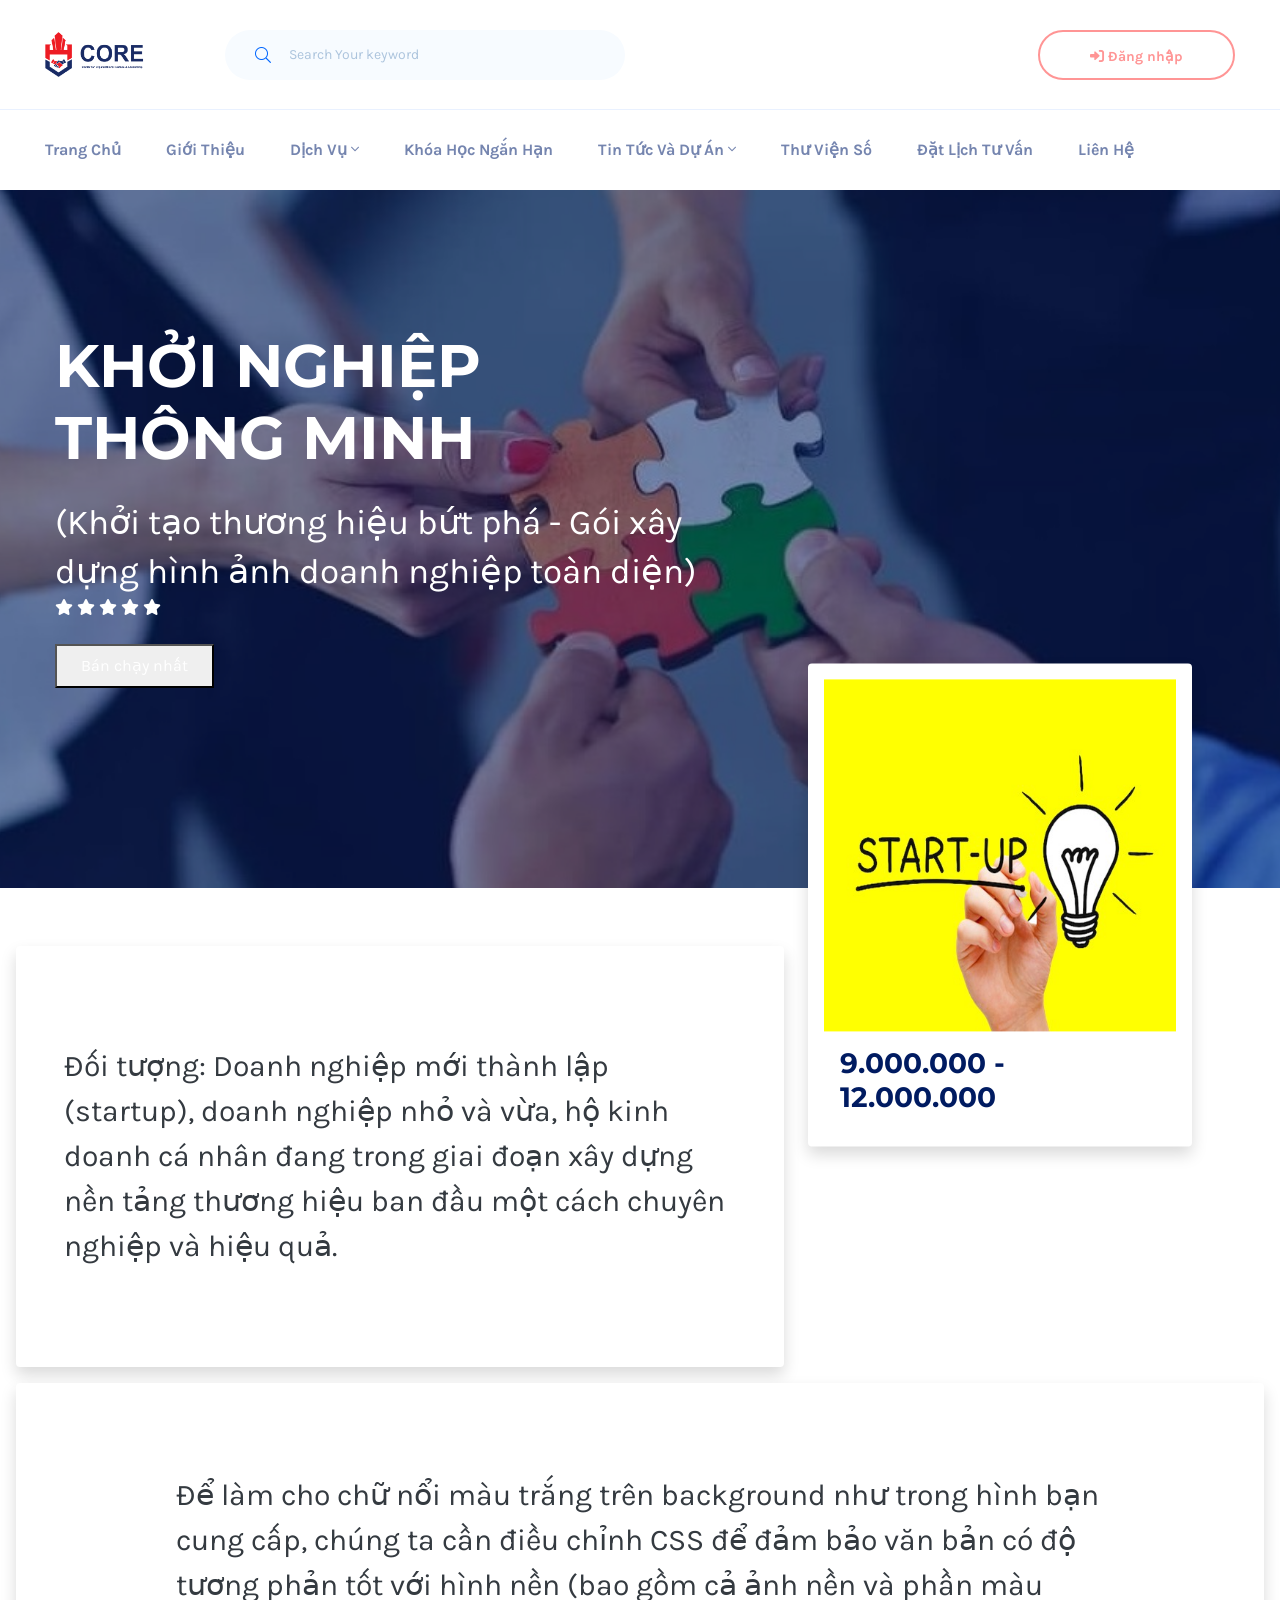
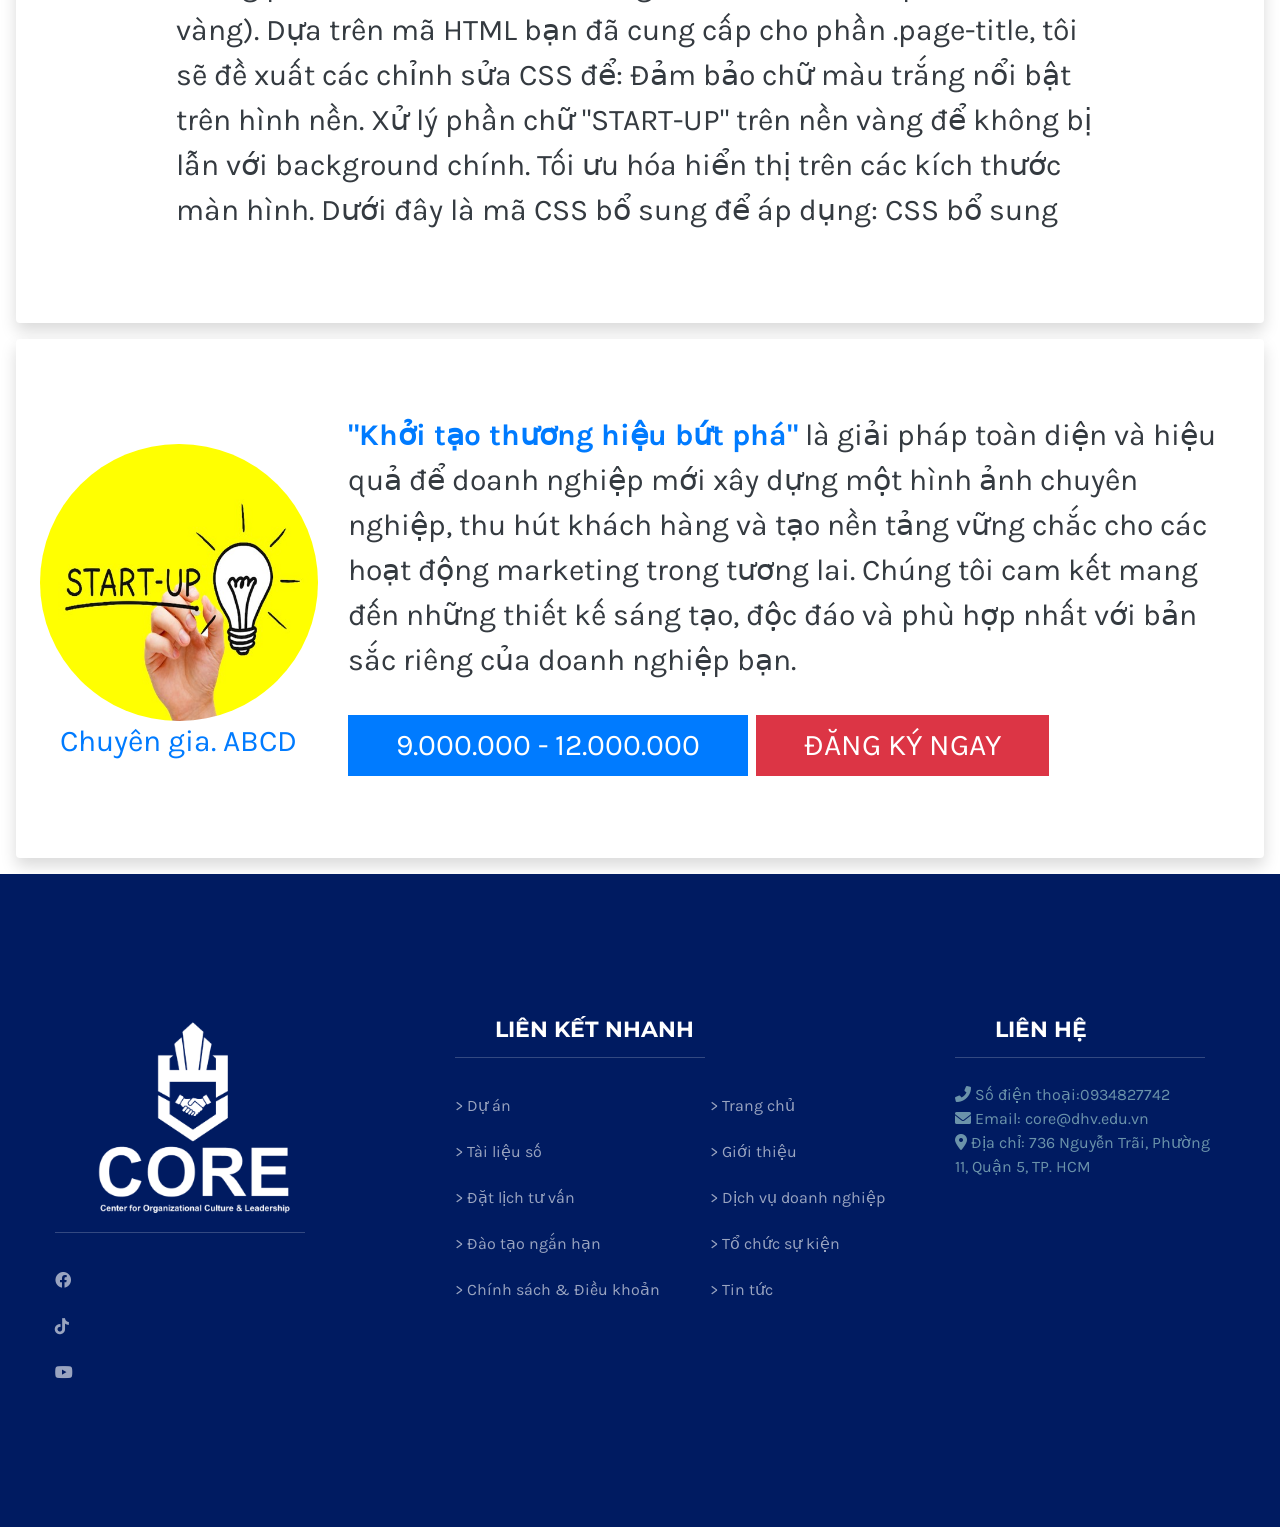
<file: business-services-detail.html>
<!doctype html>
<html lang="en">


<!-- Mirrored from themeforest.kreativdev.com/edus/index.html by HTTrack Website Copier/3.x [XR&CO'2014], Wed, 21 May 2025 05:01:32 GMT -->

<head>

    <!--====== Required meta tags ======-->
    <meta charset="utf-8">
    <meta http-equiv="x-ua-compatible" content="ie=edge">
    <meta name="description" content="">
    <meta name="viewport" content="width=device-width, initial-scale=1, shrink-to-fit=no">

    <!--====== Title ======-->
    <title>Edus - LMS & Online Education Learning HTML Template</title>

    <!--====== Favicon Icon ======-->
    <link rel="shortcut icon" href="assets/images/favicon.ico" type="image/png">

    <!--====== animate css ======-->
    <link rel="stylesheet" href="assets/css/animate.min.css">

    <!--====== Bootstrap css ======-->
    <link rel="stylesheet" href="assets/css/bootstrap.min.css">

    <!--====== Fontawesome css ======-->
    <link rel="stylesheet" href="assets/css/all.css">

    <!--====== Magnific Popup css ======-->
    <link rel="stylesheet" href="assets/css/magnific-popup.css">

    <!--====== Slick css ======-->
    <link rel="stylesheet" href="assets/css/owl.carousel.min.css">

    <!--====== nice select css ======-->
    <link rel="stylesheet" href="assets/css/nice-select.css">

    <!--====== Slick css ======-->
    <link rel="stylesheet" href="assets/css/slick.css">

    <!--====== Default css ======-->
    <link rel="stylesheet" href="assets/css/default.css">

    <!--====== Style css ======-->

    <link rel="stylesheet" href="assets/css/about.css">
    <!-- <link rel="stylesheet" href="assets/css/responsive.css"> -->



    <link rel="stylesheet" href="https://cdnjs.cloudflare.com/ajax/libs/font-awesome/6.0.0-beta3/css/all.min.css">


</head>

<body>

    <!--====== PRELOADER PART START ======-->

    <div id="preloader">
        <div id="status">
            <div class="spinner">
                <div class="rect1"></div>
                <div class="rect2"></div>
                <div class="rect3"></div>
                <div class="rect4"></div>
                <div class="rect5"></div>
            </div>
        </div>
    </div>

    <!--====== PRELOADER PART ENDS ======-->

      <header class="header-area">
        <div class="header-top">
            <div class="container-fluid">
                <div class="row">
                    <div class="col-lg-6 col-md-7 col-sm-5">
                        <div
                            class="header-logo d-flex align-items-center justify-content-center justify-content-sm-start">
                            <div class="logo"><a href="index.html"><img src="assets/images/Media/CORE 1.png"
                                        alt="logo"></a></div>
                            <form class="d-none d-md-inline-block" action="#">
                                <div class="input-box">
                                    <i class="fal fa-search"></i>
                                    <input type="text" placeholder="Search Your keyword">
                                </div>
                            </form>
                        </div>
                    </div>
                    <div class="col-lg-6 col-md-7 col-sm-5">
                        <div
                            class="header-btns d-flex align-items-center justify-content-center justify-content-sm-end">
                            <div class="trial-btns d-none d-lg-block">
                                <a href="#"><i class="fas fa-right-to-bracket"></i> Đăng nhập</a>
                            </div>
                        </div>
                    </div>
                </div>
            </div>
        </div>
        <div class="header-menu">
            <div class="navigation">
                <div class="container-fluid">
                    <div class="row">
                        <div class="col-lg-12">
                            <nav class="navbar navbar-expand-lg">
                                <button class="navbar-toggler" type="button" data-toggle="collapse"
                                    data-target="#navbarFive" aria-controls="navbarFive" aria-expanded="false"
                                    aria-label="Toggle navigation">
                                    <span class="toggler-icon"></span>
                                    <span class="toggler-icon"></span>
                                    <span class="toggler-icon"></span>
                                </button> <!-- navbar toggler -->
                                <div class="collapse navbar-collapse sub-menu-bar" id="navbarFive">
                                    <ul class="navbar-nav mr-auto">
                                        <li class="nav-item">
                                            <a class="page-scroll" href="about.html">Trang chủ</a>
                                        </li>
                                        <li class="nav-item">
                                            <a class="page-scroll" href="about.html">Giới Thiệu</a>
                                        </li>
                                        <li class="nav-item">
                                            <a class="page-scroll" href="#">Dịch vụ <i
                                                    class="fal fa-angle-down"></i></a>
                                            <ul class="sub-menu">
                                                <li><a href="event.html">Doanh nghiệp</a></li>
                                                <li><a href="our-events.html">Tổ chức sự kiện</a></li>
                                            </ul>
                                        </li>
                                        <li class="nav-item">
                                            <a class="page-scroll" href="about.html">Khóa học ngắn hạn</a>
                                        </li>
                                        <li class="nav-item">
                                            <a class="page-scroll" href="#">Tin tức và Dự án <i
                                                    class="fal fa-angle-down"></i></a>
                                            <ul class="sub-menu">
                                                <li><a href="course-grid.html">Tin tức</a></li>
                                                <li><a href="course-list.html">Dự án</a></li>
                                            </ul>
                                        </li>
                                        <li class="nav-item">
                                            <a class="page-scroll" href="contact.html">Thư viện số</a>
                                        </li>
                                        <li class="nav-item">
                                            <a class="page-scroll" href="contact.html">Đặt lịch tư vấn</a>
                                        </li>
                                        <li class="nav-item">
                                            <a class="page-scroll" href="contact.html">Liên hệ</a>
                                        </li>
                                    </ul>
                                </div>

                            </nav> <!-- navbar -->
                        </div>
                    </div> <!-- row -->
                </div> <!-- container -->
            </div>
        </div>
    </header>

    <!--====== HEADER PART ENDS ======-->

    <!--====== BANNER PART START ======-->
    <div class="page-title bg_cover mt-80 pt-140 pb-200"
        style="background-image: url(assets/images/gioithieu/Banner\ chính.jpg); margin-bottom: 80px;">
        <div class="container">
            <div class="md:max-w-lg text-white"style="position: relative;">
                <h1 class=" mb-4 text-white"   style="font-size: 60px;" >
                    KHỞI NGHIỆP
                    <br />
                    THÔNG MINH
                </h1>
                <p class=" font-light mb-6 max-w-md text-white  " style="font-size: 35px; width: 60%; line-height: 1.4;">
                    (Khởi tạo thương hiệu bứt phá - Gói xây dựng hình ảnh doanh nghiệp
                    toàn diện)
                </p>
             <div class="flex items-center space-x-1 mb-4">
  <i class="fas fa-star text-yellow-400 text-2xl"></i>
  <i class="fas fa-star text-yellow-400 text-2xl"></i>
  <i class="fas fa-star text-yellow-400 text-2xl"></i>
  <i class="fas fa-star text-yellow-400 text-2xl"></i>
  <i class="fas fa-star text-yellow-400 text-2xl"></i>
</div>

<button
  class="bg-red-700 hover:bg-red-800 text-white font-bold text-sm rounded-full px-4 py-2 shadow-md">
  Bán chạy nhất
</button>

            </div>
        </div>
    </div>


    <!--====== SERVICES  PART START ======-->
    <br>
    <br>
    <!-- <section class="pt-90 pb-120" > -->
    <div class="dream-course-area">
        <div class="container">
            <div class="row">
                <div class='p-3 rounded-4 bg-white  shadow rounded  position-absolute' style="
                            width: 30%;
                            top: 50%;
                            transform: translateY(-50%);
                            z-index: 1;
                            margin-left: 60%;
                        
                        ">
                    <img src='assets/images/Media/3. Dịch vụ/1.JPG' class='w-100 rounded-4'></img>
                    <div class="info p-3">
                        <h3>9.000.000 - 12.000.000</h3>
                    </div>
                </div>

            </div>
        </div>



    </div>


    <section class="pt-50 pb-50 bg-white shadow rounded  m-3 " style="width: 60%; ">
        <div class="text-dark m-5" style=" font-size: 30px;">Đối tượng: Doanh nghiệp mới thành lập
            (startup),
            doanh nghiệp nhỏ và vừa, hộ kinh doanh cá nhân
            đang trong giai đoạn xây dựng nền tảng thương
            hiệu ban đầu một cách chuyên nghiệp và hiệu quả.</div>
    </section>

    <section class="bg-white m-3 shadow pt-90 pb-90 rounded h-15 w-90">

        <div class="row justify-content-center">
            <div class="col-lg-9 text-dark" style="font-size: 30px;">
                Để làm cho chữ nổi màu trắng trên background như trong hình bạn cung cấp, chúng ta cần điều chỉnh CSS để
                đảm bảo văn bản có độ tương phản tốt với hình nền (bao gồm cả ảnh nền và phần màu vàng). Dựa trên mã
                HTML bạn đã cung cấp cho phần .page-title, tôi sẽ đề xuất các chỉnh sửa CSS để:

                Đảm bảo chữ màu trắng nổi bật trên hình nền.
                Xử lý phần chữ "START-UP" trên nền vàng để không bị lẫn với background chính.
                Tối ưu hóa hiển thị trên các kích thước màn hình.
                Dưới đây là mã CSS bổ sung để áp dụng:

                CSS bổ sung
            </div>
        </div>
    </section>



    <section class="bg-white m-3 shadow p-4 rounded ">
        <div class="row align-items-center pt-50 pb-50 ">
            <!-- Cột avatar -->
            <div class="col-md-3 text-center">
                <img src="assets/images/Media/3. Dịch vụ/1.JPG" class="rounded-circle mb-2" alt="Avatar">
                <p class="fw-bold text-primary m-0" style="font-size: 30px;">Chuyên gia. ABCD </p>
            </div>

            <!-- Cột nội dung -->
            <div class="col-md-9">
                <div class="text-dark" style="font-size: 30px;">
                    <strong class="text-primary">"Khởi tạo thương hiệu bứt phá"</strong> là giải pháp toàn diện và hiệu
                    quả để doanh
                    nghiệp mới xây dựng một hình ảnh chuyên nghiệp, thu hút khách hàng và tạo nền tảng vững chắc cho các
                    hoạt động
                    marketing trong tương lai. Chúng tôi cam kết mang đến những thiết kế sáng tạo, độc đáo và phù hợp
                    nhất với bản
                    sắc riêng của doanh nghiệp bạn.
                </div>
                <div class="d-flex  mt-4 ">
                    <a class="bg-primary text-white px-5 py-2 fw-bold mt-2 mb-2  " style="font-size: 30px;">
                        9.000.000 - 12.000.000
                    </a>
                    <a 
                    class="bg-danger text-white px-5 py-2 fw-bold m-2"  style="font-size: 30px; ">
                        ĐĂNG KÝ NGAY
                    </a>
                </div>
    </section>





    <!--====== FOOTER PART START ======-->

    <footer class="footer-area">
        <div class="container">
            <div class="row">
                <!-- Footer Item 1 (Logo + Social Icons) -->
                <div class="col-lg-4 col-md-5">
                    <div class="footer-item mt-30">
                        <div class="footer-title">
                            <img src="assets/images/Media/CORE 2.png" alt="CORE Logo" style="max-width: 200px;">
                        </div>
                        <div class="footer-list-area">
                            <div class="footer-list">
                                <ul class="social-icons">
                                    <li><a href="#"><i class="fab fa-facebook"></i></a></li>
                                    <li><a href="#"><i class="fab fa-tiktok"></i></a></li>
                                    <li><a href="#"><i class="fab fa-youtube"></i></a></li>
                                    <li><a href="#"><i class="fab fa-zalo"></i></a></li>
                                </ul>
                            </div>
                        </div>
                    </div>
                </div>


                <!-- Footer Item 2 (Quick Links) -->
                <div class="col-lg-5 col-md-5">
                    <div class="footer-item mt-30">
                        <!-- Tiêu đề chung -->
                        <div class="footer-title">
                            <h4 class="title">LIÊN KẾT NHANH</h4>
                        </div>
                        <!-- Khu vực chứa 2 cột liên kết -->
                        <div class="footer-list-area" style="display: flex; gap: 50px;">
                            <!-- Cột 1 -->
                            <div class="footer-list">
                                <ul class="link-column">
                                    <li><a href="#">> Dự án</a></li>
                                    <li><a href="#">> Tài liệu số</a></li>
                                    <li><a href="#">> Đặt lịch tư vấn</a></li>
                                    <li><a href="#">> Đào tạo ngắn hạn</a></li>
                                    <li><a href="#">> Chính sách & Điều khoản</a></li>
                                </ul>
                            </div>

                            <!-- Cột 2 -->
                            <div class="footer-list">
                                <ul class="link-column">
                                    <li><a href="#">> Trang chủ</a></li>
                                    <li><a href="#">> Giới thiệu</a></li>
                                    <li><a href="#">> Dịch vụ doanh nghiệp</a></li>
                                    <li><a href="#">> Tổ chức sự kiện</a></li>
                                    <li><a href="#">> Tin tức</a></li>
                                </ul>
                            </div>
                        </div>
                    </div>
                </div>



                <!-- Footer Item 3 (Contact Information) -->
                <div class="col-lg-3 col-md-5">
                    <div class="footer-item mt-30">
                        <div class="footer-title">
                            <h4 class="title">LIÊN HỆ</h4>
                        </div>
                        <div class="footer-list">
                            <ul class="link-column-2">
                                <li><i class="fas fa-phone-alt"></i> Số điện thoại:0934827742</li>
                                <li><i class="fas fa-envelope"></i> Email: core@dhv.edu.vn</li>
                                <li><i class="fas fa-map-marker-alt"></i> Địa chỉ: 736 Nguyễn Trãi, Phường 11, Quận 5,
                                    TP. HCM</li>
                            </ul>
                        </div>
                    </div>
                </div>
            </div>
        </div>
    </footer>

    <!--====== FOOTER PART ENDS ======-->

    <!--====== BACK TO TOP ======-->
    <div class="back-to-top">
        <a href="#">
            <i class="fal fa-chevron-double-up"></i>
        </a>
    </div>
    <!--====== BACK TO TOP ======-->

    <!--====== jquery js ======-->
    <script src="assets/js/vendor/modernizr-3.6.0.min.js"></script>
    <script src="assets/js/vendor/jquery-1.12.4.min.js"></script>

    <!--====== Bootstrap js ======-->
    <script src="assets/js/bootstrap.min.js"></script>
    <script src="assets/js/popper.min.js"></script>

    <!--====== Slick js ======-->
    <script src="assets/js/slick.min.js"></script>

    <!--====== Isotope js ======-->
    <script src="assets/js/isotope.pkgd.min.js"></script>

    <!--====== Images Loaded js ======-->
    <script src="assets/js/imagesloaded.pkgd.min.js"></script>

    <!--====== owl carousel js ======-->
    <script src="assets/js/owl.carousel.min.js"></script>

    <!--====== nice select js ======-->
    <script src="assets/js/jquery.nice-select.min.js"></script>

    <!--====== wow js ======-->
    <script src="assets/js/wow.min.js"></script>

    <!--====== counterup js ======-->
    <script src="assets/js/jquery.counterup.min.js"></script>

    <!--====== waypoints js ======-->
    <script src="assets/js/waypoints.min.js"></script>

    <!--====== Magnific Popup js ======-->
    <script src="assets/js/jquery.magnific-popup.min.js"></script>

    <!--====== Ajax Contact js ======-->
    <script src="assets/js/ajax-contact.js"></script>

    <!--====== Main js ======-->
    <script src="assets/js/main.js"></script>

</body>


<!-- Mirrored from themeforest.kreativdev.com/edus/index.html by HTTrack Website Copier/3.x [XR&CO'2014], Wed, 21 May 2025 05:01:53 GMT -->

</html>
</file>
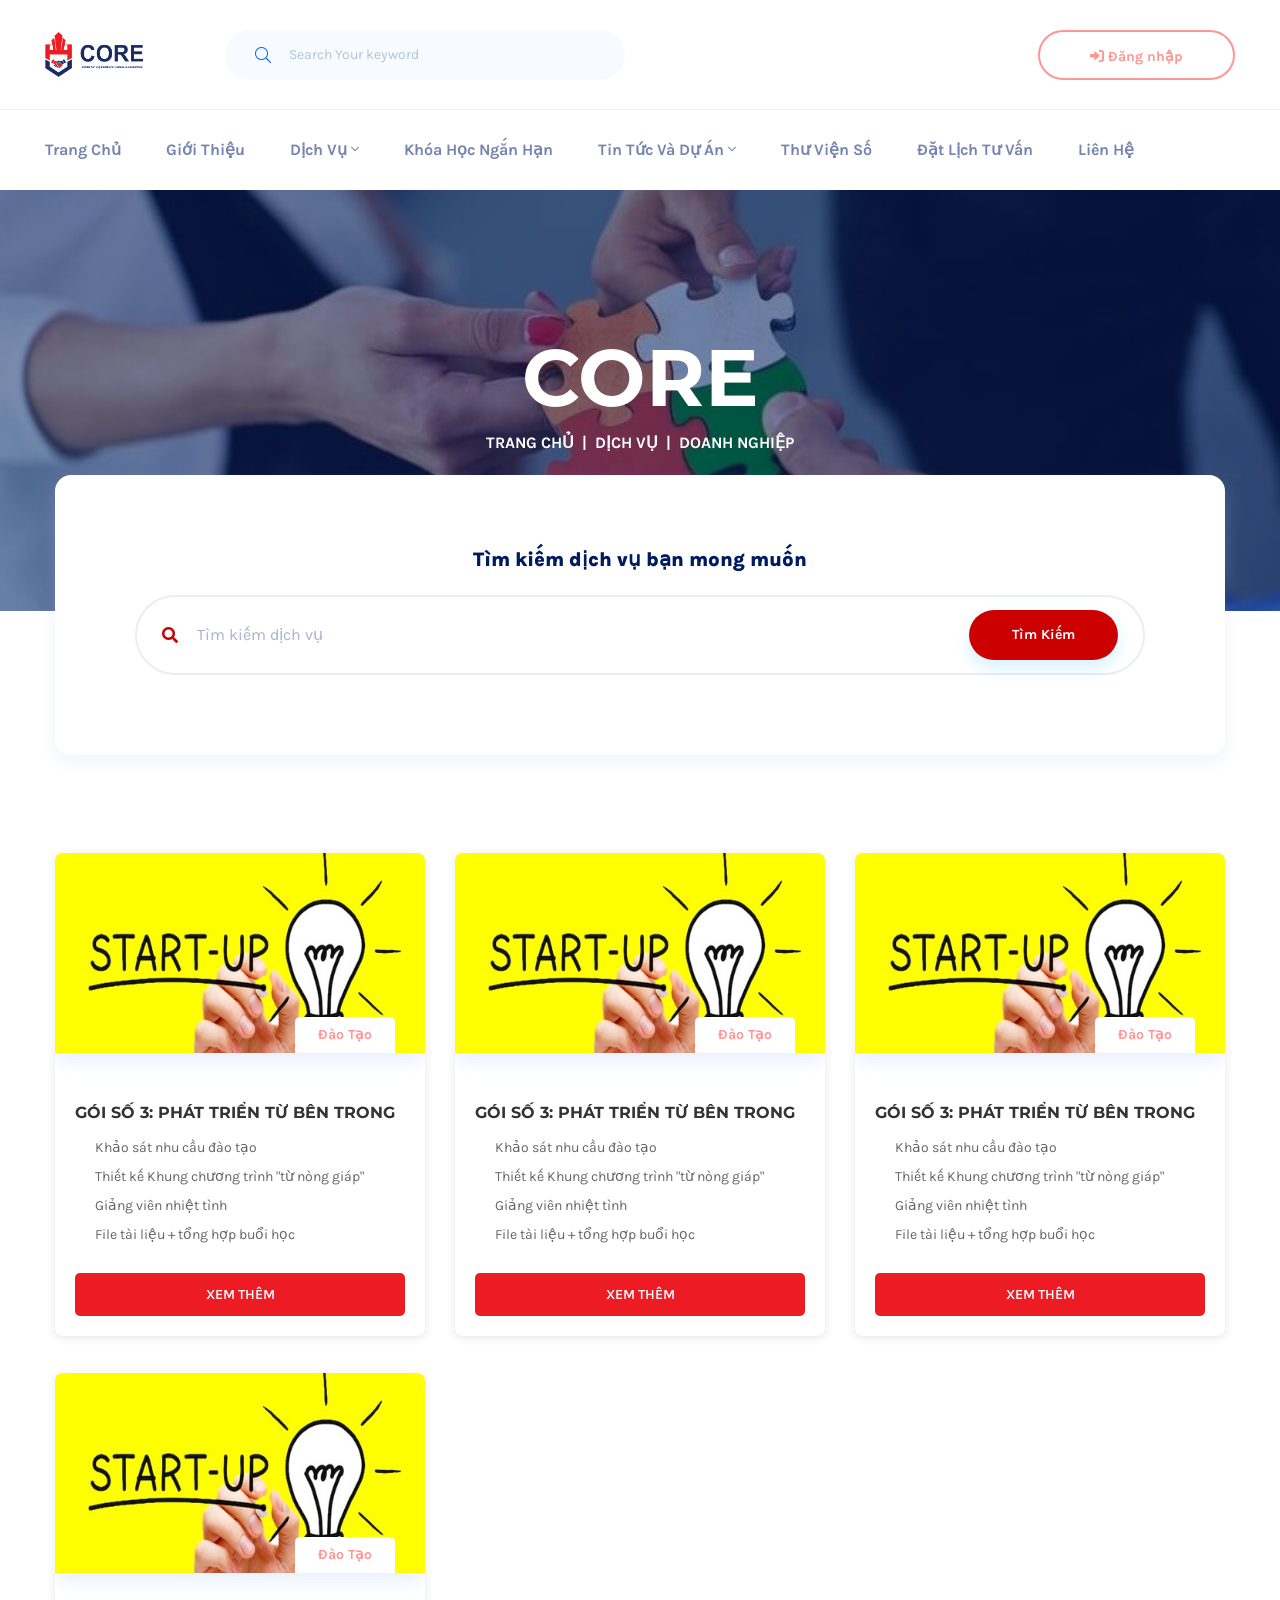
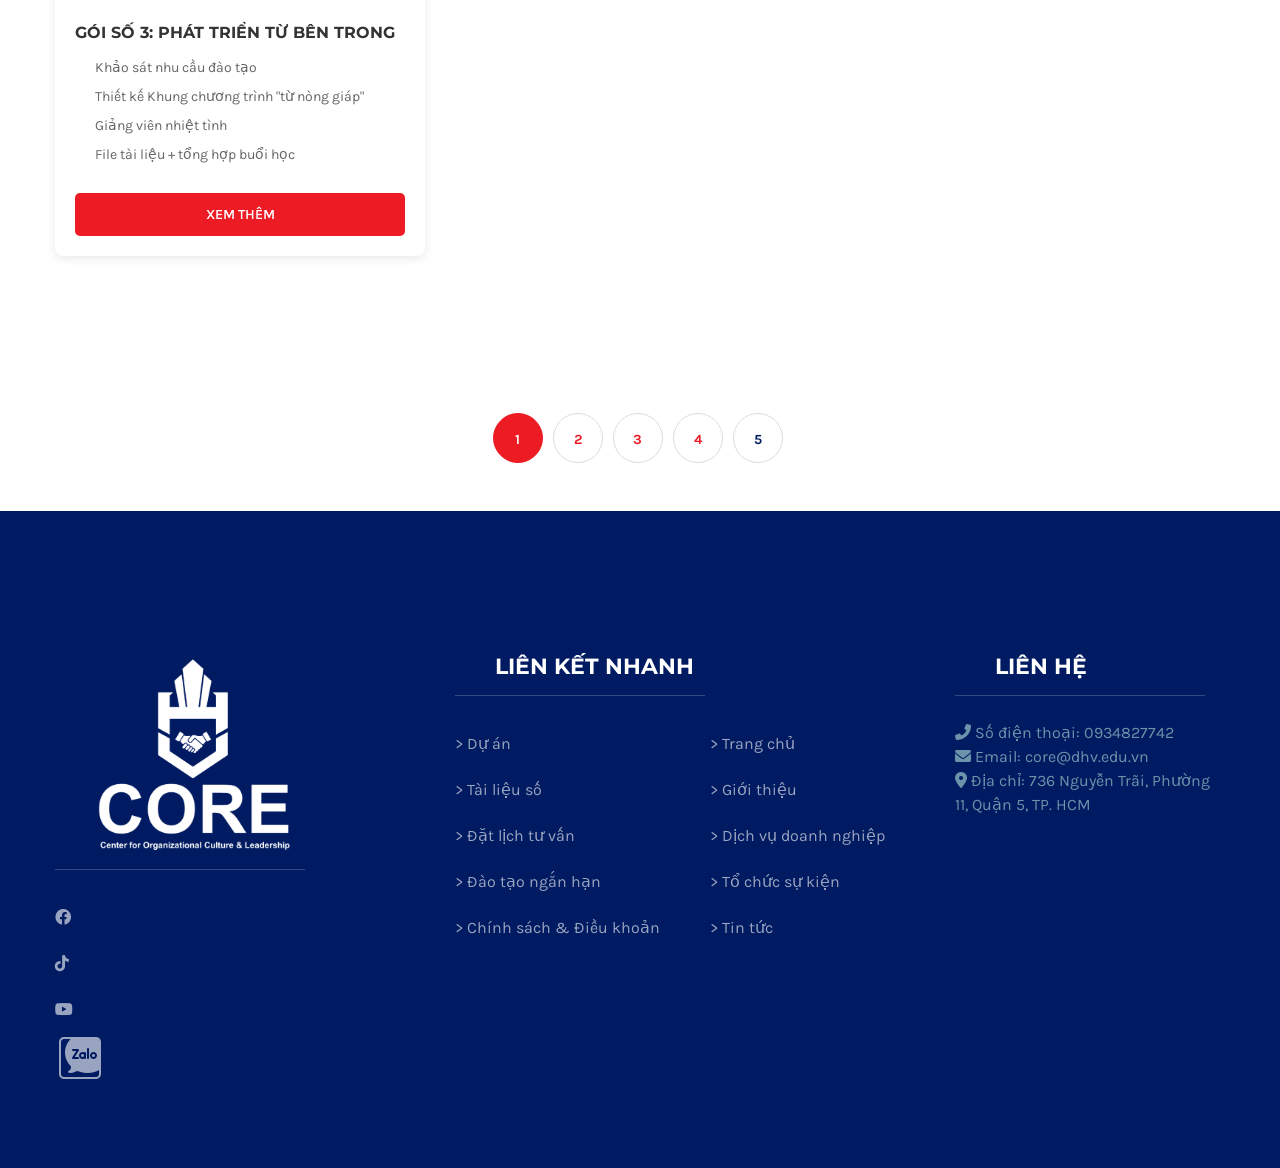
<file: business-services.html>
<!DOCTYPE html>
<html lang="en">

<head>
    <!--====== Required meta tags ======-->
    <meta charset="utf-8">
    <meta http-equiv="x-ua-compatible" content="ie=edge">
    <meta name="description" content="">
    <meta name="viewport" content="width=device-width, initial-scale=1, shrink-to-fit=no">

    <!--====== Title ======-->
    <title>Edus - LMS & Online Education Learning HTML Template</title>

    <!--====== Favicon Icon ======-->
    <link rel="shortcut icon" href="assets/images/favicon.ico" type="image/png">

    <!--====== animate css ======-->
    <link rel="stylesheet" href="assets/css/animate.min.css">

    <!--====== Bootstrap css ======-->
    <link rel="stylesheet" href="assets/css/bootstrap.min.css">

    <!--====== Fontawesome css ======-->
    <link rel="stylesheet" href="assets/css/all.css">

    <!--====== Magnific Popup css ======-->
    <link rel="stylesheet" href="assets/css/magnific-popup.css">

    <!--====== Slick css ======-->
    <link rel="stylesheet" href="assets/css/owl.carousel.min.css">

    <!--====== nice select css ======-->
    <link rel="stylesheet" href="assets/css/nice-select.css">

    <!--====== Slick css ======-->
    <link rel="stylesheet" href="assets/css/slick.css">

    <!--====== Default css ======-->
    <link rel="stylesheet" href="assets/css/default.css">

    <!--====== Style css ======-->
    <link rel="stylesheet" href="assets/css/about.css">

    <link rel="stylesheet" href="https://cdnjs.cloudflare.com/ajax/libs/font-awesome/6.0.0-beta3/css/all.min.css">

    <!-- Custom CSS for Cards -->
    <style>
        .services-area .card {
            border: none;
            border-radius: 8px;
            box-shadow: 0 2px 10px rgba(0, 0, 0, 0.1);
            overflow: hidden;
            transition: transform 0.3s;
            margin-bottom: 10%;
        }

        .services-area .card:hover {
            transform: translateY(-5px);
        }

        .services-area .card img {
            width: 100%;
            height: 200px;
            object-fit: cover;
        }

        .services-area .card-body {
            padding: 20px;
            display: flex;
            flex-direction: column;
        }

        .services-area .card-body h6 {
            color: #ed1c24;
            font-size: 14px;
            font-weight: 600;
            margin-bottom: 10px;
        }

        .services-area .card-body h5 {
            font-size: 16px;
            font-weight: bold;
            margin-bottom: 15px;
            color: #333;
        }

        .services-area .card-body ol {
            padding-left: 20px;
            font-size: 14px;
            color: #666;
            margin-bottom: 20px;
            flex-grow: 1;
        }

        .services-area .card-body ol li {
            margin-bottom: 8px;
        }

        .services-area .card-body .btn {
            background-color: #ed1c24;
            color: white;
            font-weight: 600;
            border-radius: 5px;
            padding: 10px 20px;
            text-align: center;
            text-transform: uppercase;
            font-size: 14px;
            transition: background-color 0.3s;
        }

        .services-area .card-body .btn:hover {
            background-color: #c8102e;
        }

        /* Pagination Styling */
        .pagination .page-item.active .page-link {
            background-color: #ed1c24;
            border-color: #ed1c24;
            color: white;
        }

        .pagination .page-link {
            color: #ed1c24;
            border: 1px solid #ddd;
            margin: 0 5px;
            border-radius: 5px;
        }

        .pagination .page-link:hover {
            background-color: #f8f9fa;
            border-color: #ddd;
        }
    </style>
</head>

<body>
    <!--====== PRELOADER PART START ======-->
    <div id="preloader">
        <div id="status">
            <div class="spinner">
                <div class="rect1"></div>
                <div class="rect2"></div>
                <div class="rect3"></div>
                <div class="rect4"></div>
                <div class="rect5"></div>
            </div>
        </div>
    </div>
    <!--====== PRELOADER PART ENDS ======-->

    <!--====== HEADER PART START ======-->
    <header class="header-area">
        <div class="header-top">
            <div class="container-fluid">
                <div class="row">
                    <div class="col-lg-6 col-md-7 col-sm-5">
                        <div
                            class="header-logo d-flex align-items-center justify-content-center justify-content-sm-start">
                            <div class="logo"><a href="index.html"><img src="assets/images/Media/CORE 1.png"
                                        alt="logo"></a></div>
                            <form class="d-none d-md-inline-block" action="#">
                                <div class="input-box">
                                    <i class="fal fa-search"></i>
                                    <input type="text" placeholder="Search Your keyword">
                                </div>
                            </form>
                        </div>
                    </div>
                    <div class="col-lg-6 col-md-7 col-sm-5">
                        <div
                            class="header-btns d-flex align-items-center justify-content-center justify-content-sm-end">
                            <div class="trial-btns d-none d-lg-block">
                                <a href="#"><i class="fas fa-right-to-bracket"></i> Đăng nhập</a>
                            </div>
                        </div>
                    </div>
                </div>
            </div>
        </div>
        <div class="header-menu">
            <div class="navigation">
                <div class="container-fluid">
                    <div class="row">
                        <div class="col-lg-12">
                            <nav class="navbar navbar-expand-lg">
                                <button class="navbar-toggler" type="button" data-toggle="collapse"
                                    data-target="#navbarFive" aria-controls="navbarFive" aria-expanded="false"
                                    aria-label="Toggle navigation">
                                    <span class="toggler-icon"></span>
                                    <span class="toggler-icon"></span>
                                    <span class="toggler-icon"></span>
                                </button>
                                <div class="collapse navbar-collapse sub-menu-bar" id="navbarFive">
                                    <ul class="navbar-nav mr-auto">
                                        <li class="nav-item">
                                            <a class="page-scroll" href="about.html">Trang chủ</a>
                                        </li>
                                        <li class="nav-item">
                                            <a class="page-scroll" href="about.html">Giới Thiệu</a>
                                        </li>
                                        <li class="nav-item">
                                            <a class="page-scroll" href="#">Dịch vụ <i
                                                    class="fal fa-angle-down"></i></a>
                                            <ul class="sub-menu">
                                                <li><a href="event.html">Doanh nghiệp</a></li>
                                                <li><a href="our-events.html">Tổ chức sự kiện</a></li>
                                            </ul>
                                        </li>
                                        <li class="nav-item">
                                            <a class="page-scroll" href="about.html">Khóa học ngắn hạn</a>
                                        </li>
                                        <li class="nav-item">
                                            <a class="page-scroll" href="#">Tin tức và Dự án <i
                                                    class="fal fa-angle-down"></i></a>
                                            <ul class="sub-menu">
                                                <li><a href="news.html">Tin tức</a></li>
                                                <li><a href="project.html">Dự án</a></li>
                                            </ul>
                                        </li>
                                        <li class="nav-item">
                                            <a class="page-scroll" href="contact.html">Thư viện số</a>
                                        </li>
                                        <li class="nav-item">
                                            <a class="page-scroll" href="contact.html">Đặt lịch tư vấn</a>
                                        </li>
                                        <li class="nav-item">
                                            <a class="page-scroll" href="contact.html">Liên hệ</a>
                                        </li>
                                    </ul>
                                </div>
                            </nav>
                        </div>
                    </div>
                </div>
            </div>
        </div>
    </header>
    <!--====== HEADER PART ENDS ======-->

    <!--====== BANNER PART START ======-->
    <div class="page-title bg_cover mt-80 pt-140 pb-140"
        style="background-image: url(assets/images/gioithieu/Banner\ chính.jpg)">
        <div class="container">
            <div class="row justify-content-center">
                <div class="col-lg-5">
                    <div class="page-title-item text-center">
                        <h3 class="title">CORE</h3>
                        <nav aria-label="breadcrumb">
                            <ol class="breadcrumb">
                                <li class="breadcrumb-item"><a href="#">Trang chủ</a></li>
                                <li class="breadcrumb-item"><a href="#">Dịch vụ</a></li>
                                <li class="breadcrumb-item active" aria-current="page">Doanh nghiệp</li>
                            </ol>
                        </nav>
                    </div>
                </div>
            </div>
        </div>
    </div>
    <!--====== PAGE TITLE PART ENDS ======-->

    <!--====== SERVICES PART START ======-->
    <div class="dream-course-area">
        <div class="container">
            <div class="row">
                <div class="col-lg-12">
                    <div class="dream-course-content">
                        <div class="dream-course-title text-center">
                            <span>Tìm kiếm dịch vụ bạn mong muốn</span>
                        </div>
                        <form action="#">
                            <div class="dream-course-search d-flex">
                                <div class="input-box">
                                    <i class="fal fa-search"></i>
                                    <input type="text" placeholder="Tìm kiếm dịch vụ">
                                </div>
                                <div class="dream-course-btn">
                                    <button type="button">Tìm kiếm</button>
                                </div>
                            </div>
                        </form>
                    </div>
                </div>
            </div>
        </div>
    </div>
    <!--====== SERVICES PART ENDS ======-->

    <!--====== OFFER PART START ======-->
    <section class="services-area pt-5 pb-5">
        <div class="container">
            <div class="row">
                <!-- Card 1 -->
                <div class="col-lg-4 col-md-6 col-sm-8">
                    <div class="card">
                        <div class="single-courses ">
                            <div class="courses-thumb">
                                <img src="assets/images/Media/3. Dịch vụ/1.JPG" alt="courses">

                                <div class="corses-thumb-title">
                                    <span>Đào tạo</span>
                                </div>
                            </div>

                        </div>
                        <div class="card-body">

                            <h5>GÓI SỐ 3: PHÁT TRIỂN TỪ BÊN TRONG</h5>
                            <ol>
                                <li>Khảo sát nhu cầu đào tạo</li>
                                <li>Thiết kế Khung chương trình "từ nòng giáp"</li>
                                <li>Giảng viên nhiệt tình</li>
                                <li>File tài liệu + tổng hợp buổi học</li>
                            </ol>
                            <a href="#" class="btn">XEM THÊM</a>
                        </div>
                    </div>
                </div>
                <!-- Card 2 -->
                <div class="col-lg-4 col-md-6 col-sm-8">
                    <div class="card">
                        <div class="single-courses ">
                            <div class="courses-thumb">
                                <img src="assets/images/Media/3. Dịch vụ/1.JPG" alt="courses">

                                <div class="corses-thumb-title">
                                    <span>Đào tạo</span>
                                </div>
                            </div>

                        </div>
                        <div class="card-body">

                            <h5>GÓI SỐ 3: PHÁT TRIỂN TỪ BÊN TRONG</h5>
                            <ol>
                                <li>Khảo sát nhu cầu đào tạo</li>
                                <li>Thiết kế Khung chương trình "từ nòng giáp"</li>
                                <li>Giảng viên nhiệt tình</li>
                                <li>File tài liệu + tổng hợp buổi học</li>
                            </ol>
                            <a href="#" class="btn">XEM THÊM</a>
                        </div>
                    </div>
                </div>
                <!-- Card 3 -->
                <div class="col-lg-4 col-md-6 col-sm-8">
                    <div class="card">
                        <div class="single-courses ">
                            <div class="courses-thumb">
                                <img src="assets/images/Media/3. Dịch vụ/1.JPG" alt="courses">

                                <div class="corses-thumb-title">
                                    <span>Đào tạo</span>
                                </div>
                            </div>

                        </div>
                        <div class="card-body">

                            <h5>GÓI SỐ 3: PHÁT TRIỂN TỪ BÊN TRONG</h5>
                            <ol>
                                <li>Khảo sát nhu cầu đào tạo</li>
                                <li>Thiết kế Khung chương trình "từ nòng giáp"</li>
                                <li>Giảng viên nhiệt tình</li>
                                <li>File tài liệu + tổng hợp buổi học</li>
                            </ol>
                            <a href="#" class="btn">XEM THÊM</a>
                        </div>
                    </div>
                </div>

                <div class="col-lg-4 col-md-6 col-sm-8">
                    <div class="card">
                        <div class="single-courses ">
                            <div class="courses-thumb">
                                <img src="assets/images/Media/3. Dịch vụ/1.JPG" alt="courses">

                                <div class="corses-thumb-title">
                                    <span>Đào tạo</span>
                                </div>
                            </div>

                        </div>
                        <div class="card-body">

                            <h5>GÓI SỐ 3: PHÁT TRIỂN TỪ BÊN TRONG</h5>
                            <ol>
                                <li>Khảo sát nhu cầu đào tạo</li>
                                <li>Thiết kế Khung chương trình "từ nòng giáp"</li>
                                <li>Giảng viên nhiệt tình</li>
                                <li>File tài liệu + tổng hợp buổi học</li>
                            </ol>
                            <a href="#" class="btn">XEM THÊM</a>
                        </div>
                    </div>
                </div>

            </div>
    </section>
    <section class="services-area pt-5 pb-5">
        <div class="container">
            <!-- Pagination -->
            <nav aria-label="Pagination" class="d-flex justify-content-center mt-4">
                <ul class="pagination">
                    <li class="page-item active"><a class="page-link" href="#">1</a></li>
                    <li class="page-item"><a class="page-link" href="#">2</a></li>
                    <li class="page-item"><a class="page-link" href="#">3</a></li>
                    <li class="page-item"><a class="page-link" href="#">4</a></li>
                    <li class="page-item"><a class="page-link" href="#">5</a></li>
                </ul>
            </nav>
        </div>
    </section>
    <!--====== OFFER PART ENDS ======-->



    <!--====== FOOTER PART START ======-->
    <footer class="footer-area">
        <div class="container">
            <div class="row">
                <!-- Footer Item 1 (Logo + Social Icons) -->
                <div class="col-lg-4 col-md-5">
                    <div class="footer-item mt-30">
                        <div class="footer-title">
                            <img src="assets/images/Media/CORE 2.png" alt="CORE Logo" style="max-width: 200px;">
                        </div>
                        <div class="footer-list-area">
                            <div class="footer-list">
                                <ul class="social-icons">
                                    <li><a href="#"><i class="fab fa-facebook"></i></a></li>
                                    <li><a href="#"><i class="fab fa-tiktok"></i></a></li>
                                    <li><a href="#"><i class="fab fa-youtube"></i></a></li>
                                    <li><a href="#"><i class=""><img src="assets/images/Media/zalo.png" alt=""></i></a>
                                    </li>
                                </ul>
                            </div>
                        </div>
                    </div>
                </div>
                <!-- Footer Item 2 (Quick Links) -->
                <div class="col-lg-5 col-md-5">
                    <div class="footer-item mt-30">
                        <div class="footer-title">
                            <h4 class="title">LIÊN KẾT NHANH</h4>
                        </div>
                        <div class="footer-list-area" style="display: flex; gap: 50px;">
                            <div class="footer-list">
                                <ul class="link-column">
                                    <li><a href="#">> Dự án</a></li>
                                    <li><a href="#">> Tài liệu số</a></li>
                                    <li><a href="#">> Đặt lịch tư vấn</a></li>
                                    <li><a href="#">> Đào tạo ngắn hạn</a></li>
                                    <li><a href="#">> Chính sách & Điều khoản</a></li>
                                </ul>
                            </div>
                            <div class="footer-list">
                                <ul class="link-column">
                                    <li><a href="#">> Trang chủ</a></li>
                                    <li><a href="#">> Giới thiệu</a></li>
                                    <li><a href="#">> Dịch vụ doanh nghiệp</a></li>
                                    <li><a href="#">> Tổ chức sự kiện</a></li>
                                    <li><a href="#">> Tin tức</a></li>
                                </ul>
                            </div>
                        </div>
                    </div>
                </div>
                <!-- Footer Item 3 (Contact Information) -->
                <div class="col-lg-3 col-md-5">
                    <div class="footer-item mt-30">
                        <div class="footer-title">
                            <h4 class="title">LIÊN HỆ</h4>
                        </div>
                        <div class="footer-list">
                            <ul class="link-column-2">
                                <li><i class="fas fa-phone-alt"></i> Số điện thoại: 0934827742</li>
                                <li><i class="fas fa-envelope"></i> Email: core@dhv.edu.vn</li>
                                <li><i class="fas fa-map-marker-alt"></i> Địa chỉ: 736 Nguyễn Trãi, Phường 11, Quận 5,
                                    TP. HCM</li>
                            </ul>
                        </div>
                    </div>
                </div>
            </div>
        </div>
    </footer>
    <!--====== FOOTER PART ENDS ======-->

    <!--====== BACK TO TOP ======-->
    <div class="back-to-top">
        <a href="#">
            <i class="fal fa-chevron-double-up"></i>
        </a>
    </div>
    <!--====== BACK TO TOP ======-->

    <!--====== jquery js ======-->
    <script src="assets/js/vendor/modernizr-3.6.0.min.js"></script>
    <script src="assets/js/vendor/jquery-1.12.4.min.js"></script>

    <!--====== Bootstrap js ======-->
    <script src="assets/js/bootstrap.min.js"></script>
    <script src="assets/js/popper.min.js"></script>

    <!--====== Slick js ======-->
    <script src="assets/js/slick.min.js"></script>

    <!--====== Isotope js ======-->
    <script src="assets/js/isotope.pkgd.min.js"></script>

    <!--====== Images Loaded js ======-->
    <script src="assets/js/imagesloaded.pkgd.min.js"></script>

    <!--====== owl carousel js ======-->
    <script src="assets/js/owl.carousel.min.js"></script>

    <!--====== nice select js ======-->
    <script src="assets/js/jquery.nice-select.min.js"></script>

    <!--====== wow js ======-->
    <script src="assets/js/wow.min.js"></script>

    <!--====== counterup js ======-->
    <script src="assets/js/jquery.counterup.min.js"></script>

    <!--====== waypoints js ======-->
    <script src="assets/js/waypoints.min.js"></script>

    <!--====== Magnific Popup js ======-->
    <script src="assets/js/jquery.magnific-popup.min.js"></script>

    <!--====== Ajax Contact js ======-->
    <script src="assets/js/ajax-contact.js"></script>

    <!--====== Main js ======-->
    <script src="assets/js/main.js"></script>
</body>

</html>
</file>
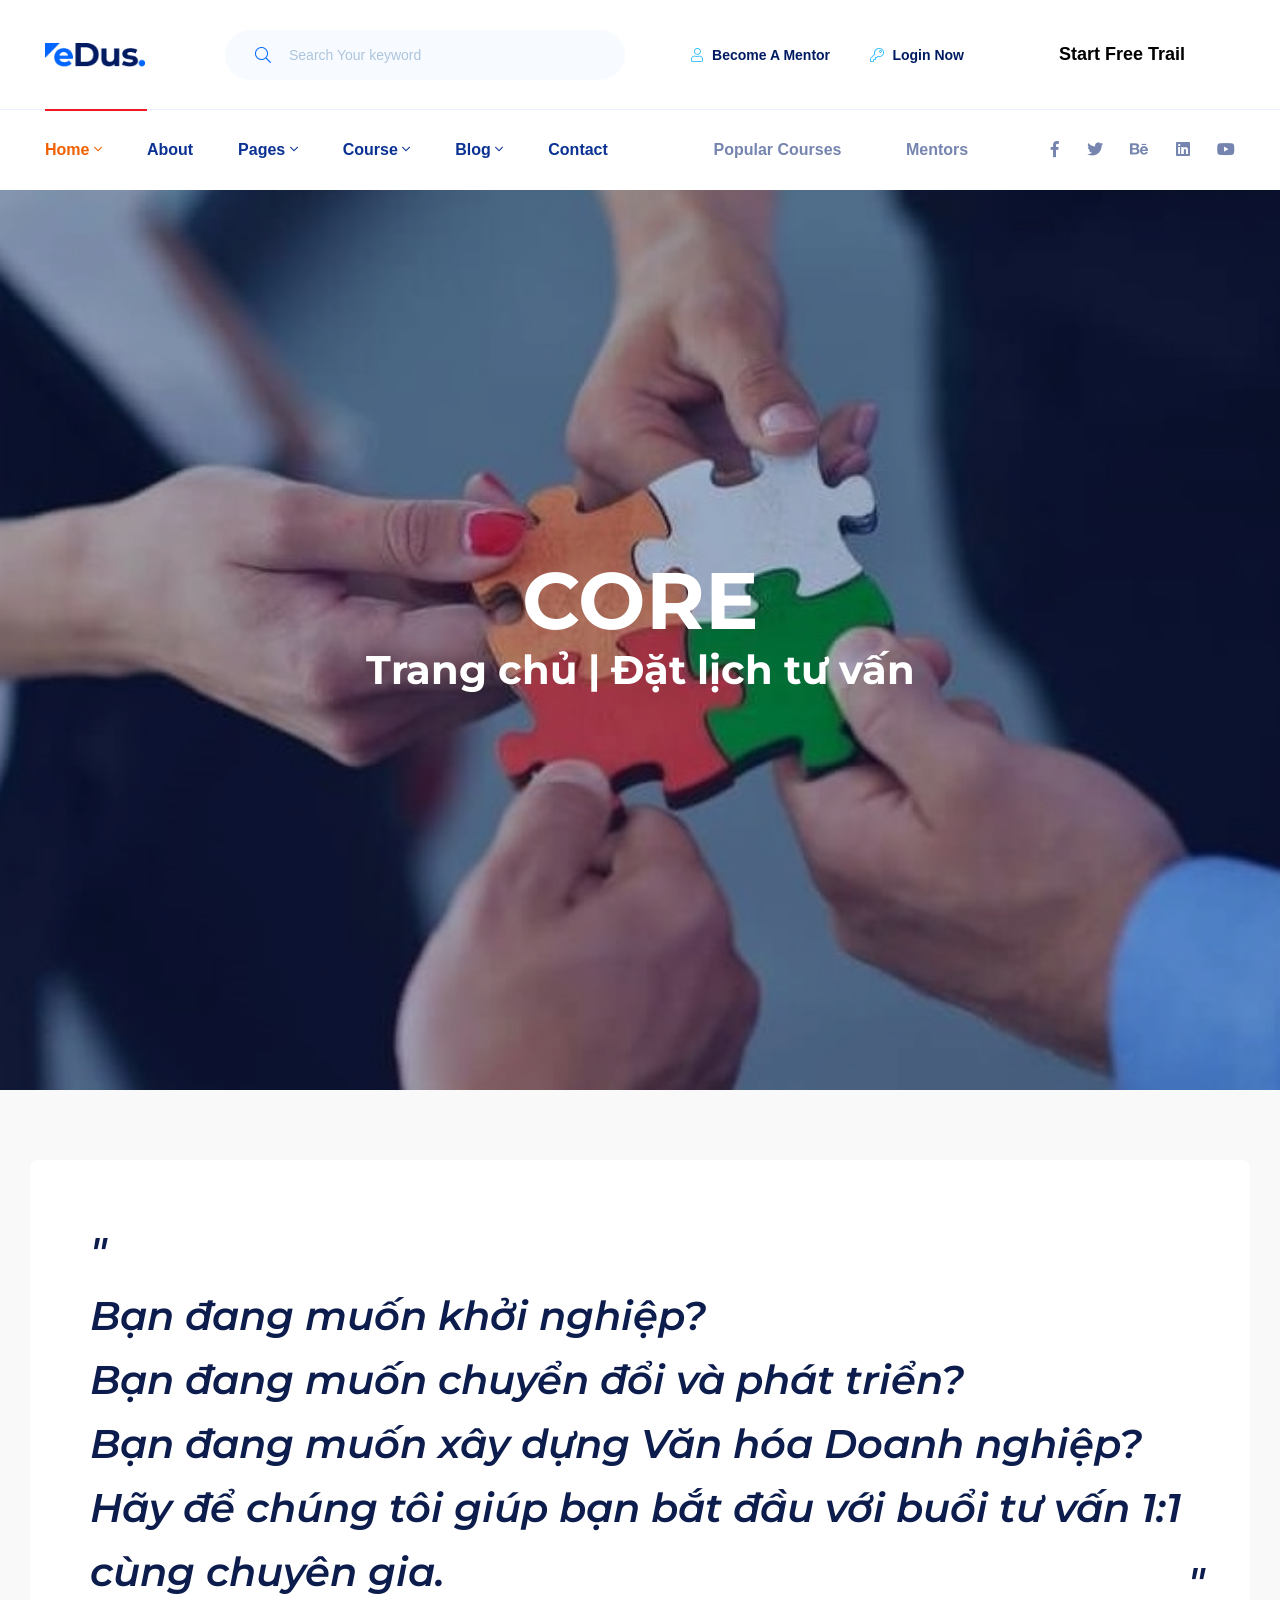
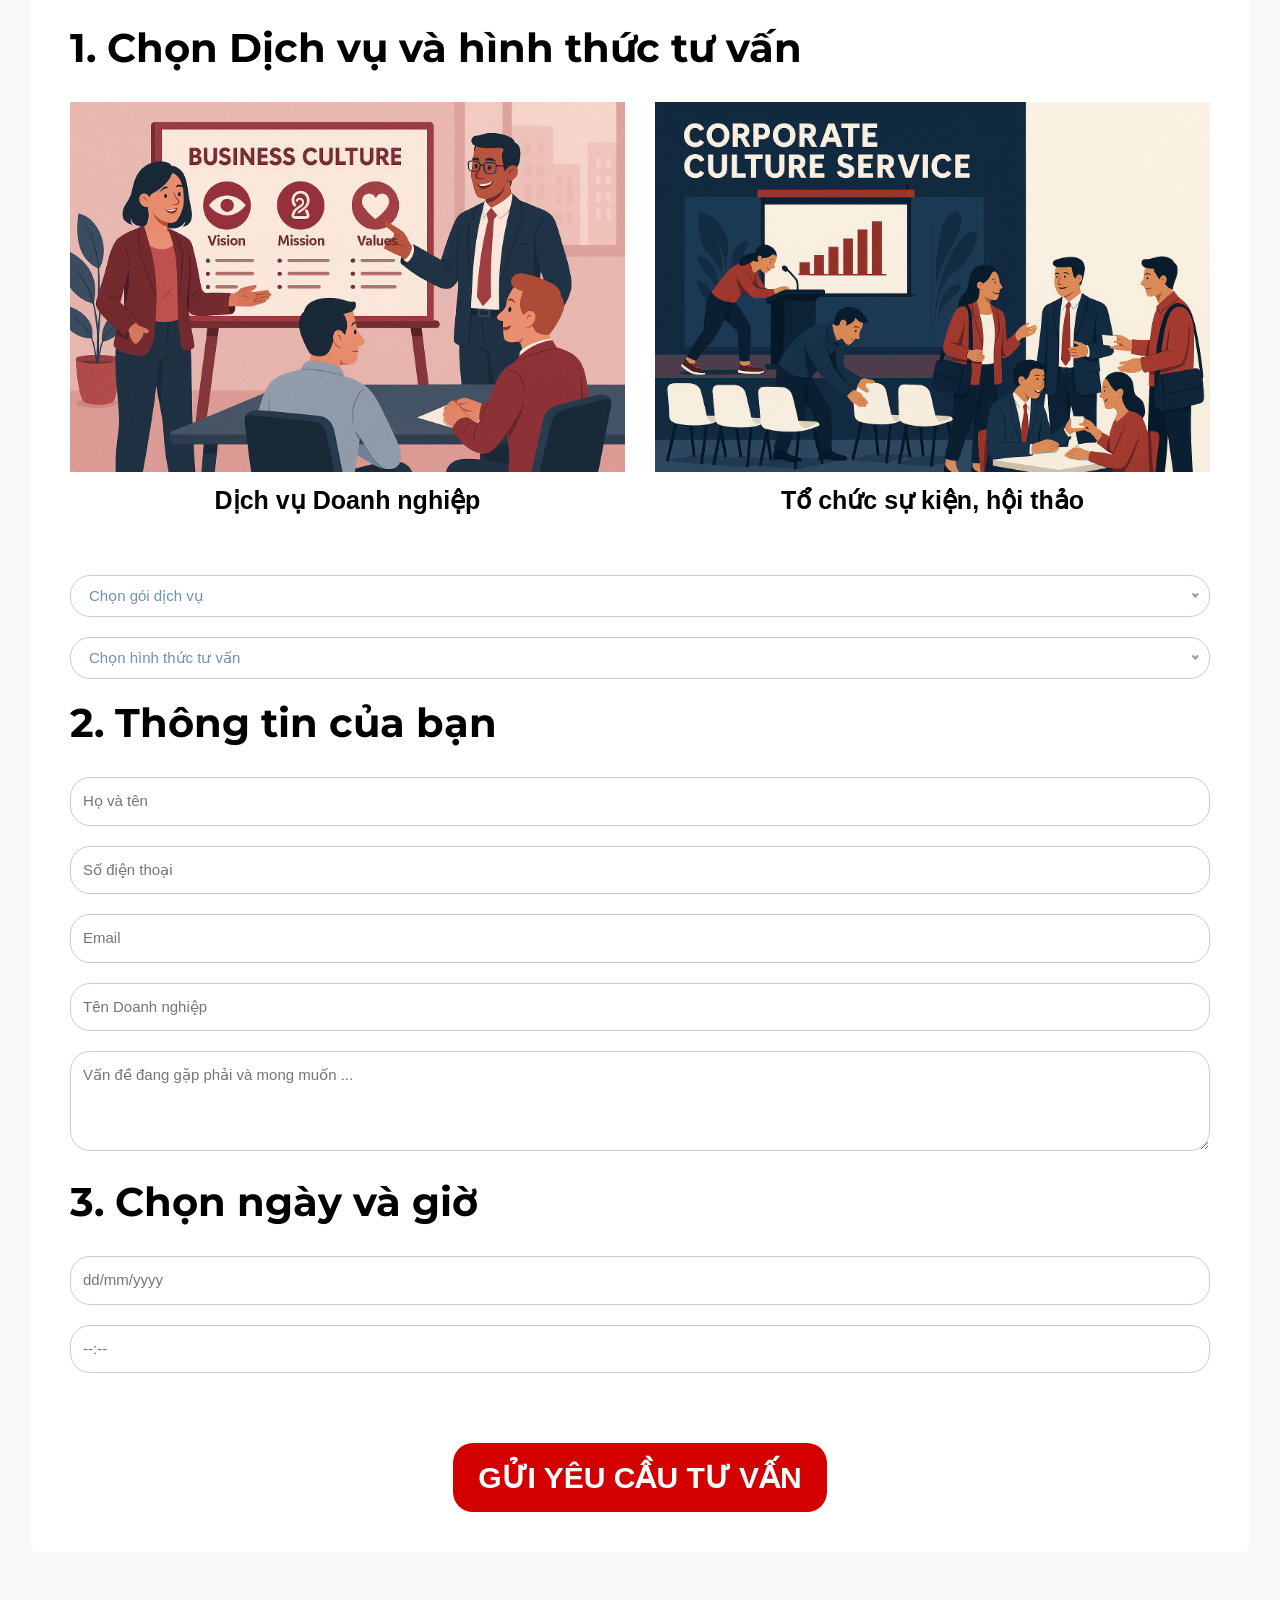
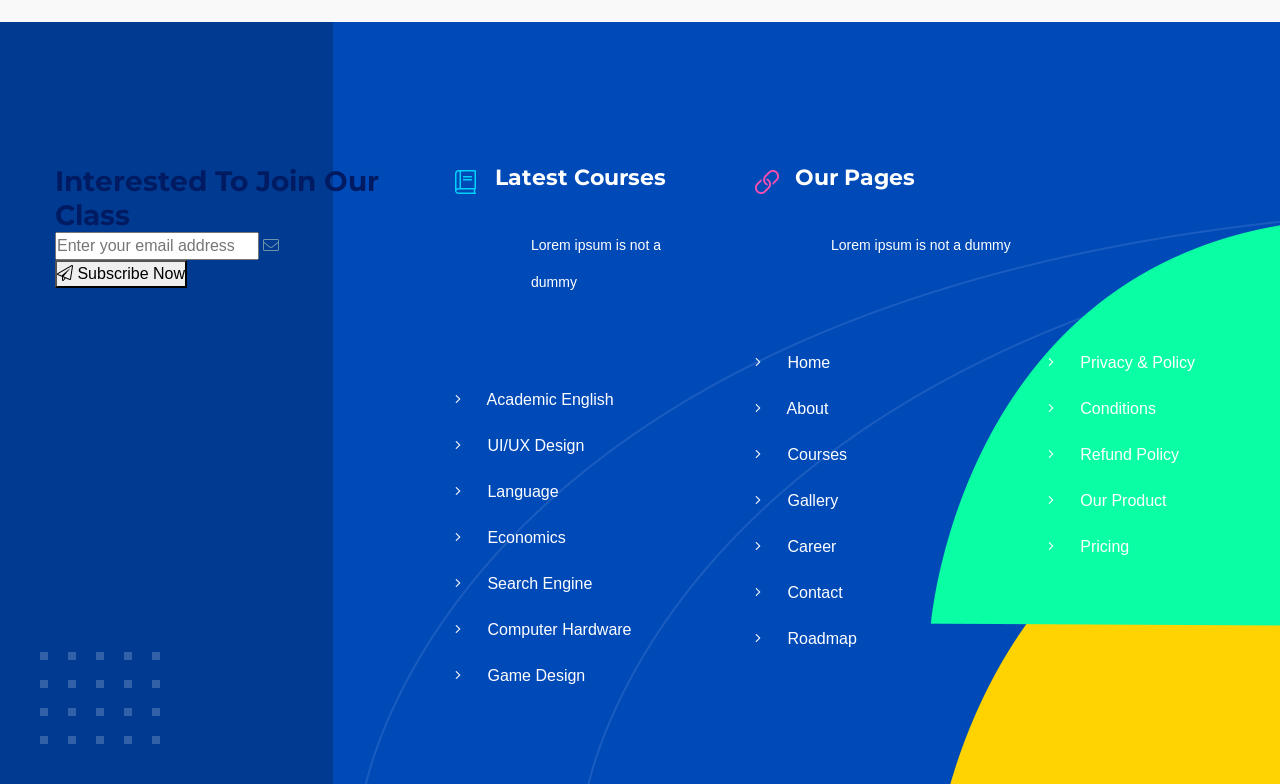
<file: consultation.html>
<!doctype html>
<html lang="en">


<!-- Mirrored from themeforest.kreativdev.com/edus/contact.html by HTTrack Website Copier/3.x [XR&CO'2014], Wed, 21 May 2025 05:02:51 GMT -->
<head>

    <!--====== Required meta tags ======-->
    <meta charset="utf-8">
    <meta http-equiv="x-ua-compatible" content="ie=edge">
    <meta name="description" content="">
    <meta name="viewport" content="width=device-width, initial-scale=1, shrink-to-fit=no">

    <!--====== Title ======-->
    <title>Edus - LMS & Online Education Learning HTML Template</title>

    <!--====== Favicon Icon ======-->
    <link rel="shortcut icon" href="assets/images/favicon.ico" type="image/png">

    <!--====== animate css ======-->
    <link rel="stylesheet" href="assets/css/animate.min.css">

    <!--====== Bootstrap css ======-->
    <link rel="stylesheet" href="assets/css/bootstrap.min.css">

    <!--====== Fontawesome css ======-->
    <link rel="stylesheet" href="assets/css/all.css">

    <!--====== Magnific Popup css ======-->
    <link rel="stylesheet" href="assets/css/magnific-popup.css">

    <!--====== Slick css ======-->
    <link rel="stylesheet" href="assets/css/owl.carousel.min.css">

    <!--====== nice select css ======-->
    <link rel="stylesheet" href="assets/css/nice-select.css">

    <!--====== Slick css ======-->
    <link rel="stylesheet" href="assets/css/slick.css">

    <!--====== Default css ======-->
    <link rel="stylesheet" href="assets/css/default.css">

    <!--====== Style css ======-->
    <link rel="stylesheet" href="assets/css/style.css">

    <!--====== Consultation css ======-->
    <link rel="stylesheet" href="assets/css/consultaion.css">


</head>

<body>

    <!--====== PRELOADER PART START ======-->
    
    <div id="preloader">
        <div id="status">
            <div class="spinner">
                <div class="rect1"></div>
                <div class="rect2"></div>
                <div class="rect3"></div>
                <div class="rect4"></div>
                <div class="rect5"></div>
            </div>
        </div>
    </div>
    
    <!--====== PRELOADER PART ENDS ======-->
    
    <!--====== HEADER PART START ======-->

    <header class="header-area">
        <div class="header-top">
            <div class="container-fluid">
                <div class="row">
                    <div class="col-lg-6 col-md-7 col-sm-5">
                        <div class="header-logo d-flex align-items-center justify-content-center justify-content-sm-start">
                            <div class="logo"><a href="index.html"><img src="assets/images/logo.png" alt="logo"></a></div>
                            <form class="d-none d-md-inline-block" action="#">
                                <div class="input-box">
                                    <i class="fal fa-search"></i>
                                    <input type="text" placeholder="Search Your keyword">
                                </div>
                            </form>
                        </div>
                    </div>
                    <div class="col-lg-6 col-md-5 col-sm-7">
                        <div class="header-btns d-flex align-items-center justify-content-center justify-content-sm-end">
                            <ul>
                                <li><a href="#"><i class="fal fa-user"></i> Become A Mentor</a></li>
                                <li><a href="#"><i class="fal fa-key"></i> Login Now</a></li>
                            </ul>
                            <div class="trial-btns d-none d-lg-block">
                                <a href="#">Start Free Trail</a>
                            </div>
                        </div>
                    </div>
                </div>
            </div>
        </div>
        <div class="header-menu">
            <div class="navigation">
                <div class="container-fluid">
                    <div class="row">
                        <div class="col-lg-12">
                            <nav class="navbar navbar-expand-lg">
                                <button class="navbar-toggler" type="button" data-toggle="collapse" data-target="#navbarFive" aria-controls="navbarFive" aria-expanded="false" aria-label="Toggle navigation">
                                    <span class="toggler-icon"></span>
                                    <span class="toggler-icon"></span>
                                    <span class="toggler-icon"></span>
                                </button> <!-- navbar toggler -->
                                <div class="collapse navbar-collapse sub-menu-bar" id="navbarFive">
                                    <ul class="navbar-nav mr-auto">
                                        <li class="nav-item active">
                                            <a class="page-scroll" href="index.html">Home <i class="fal fa-angle-down"></i></a>
                                            <ul class="sub-menu">
                                                <li><a href="index.html">Home 1</a></li>
                                                <li><a href="index-2.html">Home 2</a></li>
                                                <li><a href="index-3.html">Home 3</a></li>
                                            </ul>
                                        </li>
                                        <li class="nav-item">
                                            <a class="page-scroll" href="about.html">About</a>
                                        </li>
                                        <li class="nav-item">
                                            <a class="page-scroll" href="#">Pages <i class="fal fa-angle-down"></i></a>
                                            <ul class="sub-menu">
                                                <li><a href="event.html">event</a></li>
                                                <li><a href="our-events.html">our event</a></li>
                                                <li><a href="event-details.html">event details</a></li>
                                                <li><a href="error.html">error</a></li>
                                                <li><a href="faq.html">faq</a></li>
                                                <li><a href="gallery-full-width.html">gallery</a></li>
                                                <li><a href="instructor.html">instructor</a></li>
                                                <li><a href="mentor-details.html">mentor details</a></li>
                                                <li><a href="pricing.html">pricing</a></li>
                                                <li><a href="shop.html">shop</a></li>
                                                <li><a href="shop-details.html">shop details</a></li>
                                            </ul>
                                        </li>
                                        <li class="nav-item">
                                            <a class="page-scroll" href="#">Course <i class="fal fa-angle-down"></i></a>
                                            <ul class="sub-menu">
                                                <li><a href="course-grid.html">course grid</a></li>
                                                <li><a href="course-list.html">course list</a></li>
                                                <li><a href="course-details.html">course details</a></li>
                                            </ul>
                                        </li>
                                        <li class="nav-item">
                                            <a class="page-scroll" href="#">Blog <i class="fal fa-angle-down"></i></a>
                                            <ul class="sub-menu">
                                                <li><a href="blog-standard.html">blog standard</a></li>
                                                <li><a href="blog-grid.html">blog grid</a></li>
                                                <li><a href="blog-details.html">blog details</a></li>
                                            </ul>
                                        </li>
                                        <li class="nav-item">
                                            <a class="page-scroll" href="contact.html">Contact</a>
                                        </li>
                                    </ul>
                                </div>

                                <div class="navbar-item d-flex align-items-center">
                                    <div class="menu-btns">
                                        <ul>
                                            <li><a href="#">Popular Courses</a></li>
                                            <li><a href="#">Mentors</a></li>
                                        </ul>
                                    </div>
                                    <div class="menu-icon d-none d-lg-block">
                                        <ul>
                                            <li><a href="#"><i class="fab fa-facebook-f"></i></a></li>
                                            <li><a href="#"><i class="fab fa-twitter"></i></a></li>
                                            <li><a href="#"><i class="fab fa-behance"></i></a></li>
                                            <li><a href="#"><i class="fab fa-linkedin"></i></a></li>
                                            <li><a href="#"><i class="fab fa-youtube"></i></a></li>
                                        </ul>
                                    </div>
                                </div>
                            </nav> <!-- navbar -->
                        </div>
                    </div> <!-- row -->
                </div> <!-- container -->
            </div>
        </div>
    </header>

    <!--====== HEADER PART ENDS ======-->

    <!--====== BANNER PART START ======-->

    <section class="banner-area bg_cover mt-80" style="background-image: url(assets/images/Media/trangchu/Banner\ chính.jpg)">
        <div class="container">
            <div class="row justify-content-center align-items-center" style="height: 100vh;">
                <div class="col-lg-7 text-center">
                    <div class="banner-content">
                        <h1 class="title">CORE</h1>
                        <h4 style="color: white;">Trang chủ | Đặt lịch tư vấn</h4>
                    </div>
                </div>
            </div>
        </div>
    </section>

    <!--====== BANNER PART ENDS ======-->
    
        <section class="consult-form">
            <div class="container-2">
                <p class="intro">
              
                    <span class="quote-mark">"</span> <br>
                    Bạn đang muốn khởi nghiệp?<br>
                    Bạn đang muốn chuyển đổi và phát triển?<br>
                    Bạn đang muốn xây dựng Văn hóa Doanh nghiệp?<br>
                    Hãy để chúng tôi giúp bạn bắt đầu với buổi tư vấn 1:1 <br>
                    cùng chuyên gia.
                    <span class="quote-mark end">"</span>
                
                </p>
                <h4>1. Chọn Dịch vụ và hình thức tư vấn</h4>
                <div class="services">
                    <div class="service-item">
                        <img src="assets/images/Media/8. Tư vấn/1.b.png" alt="Dịch vụ Doanh nghiệp">
                        <p>Dịch vụ Doanh nghiệp</p>
                    </div>
                    <div class="service-item">
                        <img src="assets/images/Media/8. Tư vấn/2B.png" alt="Tổ chức sự kiện, hội thảo">
                        <p>Tổ chức sự kiện, hội thảo</p>
                    </div>
                </div>

                <div class="dropdowns">
                <select class="form-select">
                    <option style="padding: 0px;">Chọn gói dịch vụ</option>
                    <option>Gói 1</option>
                    <option>Gói 2</option>
                </select>
                <select class="form-select">
                    <option style="padding: 0px;">Chọn hình thức tư vấn</option>
                    <option>Online</option>
                    <option>Offline</option>
                </select>
                </div>

                <h4>2. Thông tin của bạn</h4>
                <input type="text" class="form-input" placeholder="Họ và tên">
                <input type="text" class="form-input" placeholder="Số điện thoại">
                <input type="email" class="form-input" placeholder="Email">
                <input type="text" class="form-input" placeholder="Tên Doanh nghiệp">
                <textarea class="form-textarea" placeholder="Vấn đề đang gặp phải và mong muốn ..."></textarea>

                <h4>3. Chọn ngày và giờ</h4>
                <input type="text" class="form-input" placeholder="dd/mm/yyyy">
                <input type="text" class="form-input" placeholder="--:--">

                <div class="btn-container">
                    <button class="btn-submit">GỬI YÊU CẦU TƯ VẤN</button>
                </div>
            </div>
        </section>



    <!--====== FOOTER PART START ======-->

    <footer class="footer-area footer-area-2">
        <div class="container">
            <div class="row">
                <div class="col-lg-4 col-md-7">
                    <div class="footer-item mt-30">
                        <div class="footer-content">
                            <h3 class="title">Interested To Join Our Class</h3>
                            <form action="#">
                                <div class="input-box">
                                    <input type="text" placeholder="Enter your email address">
                                    <i class="fal fa-envelope"></i>
                                </div>
                                <button type="button"><i class="fal fa-paper-plane"></i> Subscribe Now</button>
                            </form>
                        </div>
                    </div>
                </div>
                <div class="col-lg-3 col-md-5">
                    <div class="footer-item mt-30">
                        <div class="footer-title">
                            <i class="fal fa-book"></i>
                            <h4 class="title">Latest Courses</h4>
                            <p>Lorem ipsum is not a dummy</p>
                        </div>
                        <div class="footer-list-area">
                            <div class="footer-list">
                                <ul>
                                    <li><a href="#"><i class="fal fa-angle-right"></i> Academic English</a></li>
                                    <li><a href="#"><i class="fal fa-angle-right"></i> UI/UX Design</a></li>
                                    <li><a href="#"><i class="fal fa-angle-right"></i> Language</a></li>
                                    <li><a href="#"><i class="fal fa-angle-right"></i> Economics</a></li>
                                    <li><a href="#"><i class="fal fa-angle-right"></i> Search Engine</a></li>
                                    <li><a href="#"><i class="fal fa-angle-right"></i> Computer Hardware</a></li>
                                    <li><a href="#"><i class="fal fa-angle-right"></i> Game Design</a></li>
                                </ul>
                            </div>
                        </div>
                    </div>
                </div>
                <div class="col-lg-5 col-md-7">
                    <div class="footer-item mt-30">
                        <div class="footer-title item-2">
                            <i class="fal fa-link"></i>
                            <h4 class="title">Our Pages</h4>
                            <p>Lorem ipsum is not a dummy</p>
                        </div>
                        <div class="footer-list-area">
                            <div class="footer-list justify-content-between pr-30 d-block d-sm-flex">
                                <ul>
                                    <li><a href="#"><i class="fal fa-angle-right"></i> Home</a></li>
                                    <li><a href="#"><i class="fal fa-angle-right"></i> About</a></li>
                                    <li><a href="#"><i class="fal fa-angle-right"></i> Courses</a></li>
                                    <li><a href="#"><i class="fal fa-angle-right"></i> Gallery</a></li>
                                    <li><a href="#"><i class="fal fa-angle-right"></i> Career</a></li>
                                    <li><a href="#"><i class="fal fa-angle-right"></i> Contact</a></li>
                                    <li><a href="#"><i class="fal fa-angle-right"></i> Roadmap</a></li>
                                </ul>
                                <ul>
                                    <li><a href="#"><i class="fal fa-angle-right"></i> Privacy & Policy</a></li>
                                    <li><a href="#"><i class="fal fa-angle-right"></i> Conditions</a></li>
                                    <li><a href="#"><i class="fal fa-angle-right"></i> Refund Policy</a></li>
                                    <li><a href="#"><i class="fal fa-angle-right"></i> Our Product</a></li>
                                    <li><a href="#"><i class="fal fa-angle-right"></i> Pricing</a></li>
                                </ul>
                            </div>
                        </div>
                    </div>
                </div>
            </div>
        </div>
        <div class="footer-dot">
            <img src="assets/images/footer-dot.png" alt="footer dot">
        </div>
        <div class="footer-shape">
            <img src="assets/images/footer-shape.png" alt="footer shape">
        </div>
    </footer>

    <!--====== FOOTER PART ENDS ======-->

    <!--====== BACK TO TOP ======-->
    <div class="back-to-top">
        <a href="#">
            <i class="fal fa-chevron-double-up"></i>
        </a>
    </div>
    <!--====== BACK TO TOP ======-->



    <!--====== jquery js ======-->
    <script src="assets/js/vendor/modernizr-3.6.0.min.js"></script>
    <script src="assets/js/vendor/jquery-1.12.4.min.js"></script>

    <!--====== Bootstrap js ======-->
    <script src="assets/js/bootstrap.min.js"></script>
    <script src="assets/js/popper.min.js"></script>

    <!--====== Slick js ======-->
    <script src="assets/js/slick.min.js"></script>

    <!--====== Isotope js ======-->
    <script src="assets/js/isotope.pkgd.min.js"></script>

    <!--====== Images Loaded js ======-->
    <script src="assets/js/imagesloaded.pkgd.min.js"></script>

    <!--====== owl carousel js ======-->
    <script src="assets/js/owl.carousel.min.js"></script>

    <!--====== nice select js ======-->
    <script src="assets/js/jquery.nice-select.min.js"></script>

    <!--====== wow js ======-->
    <script src="assets/js/wow.min.js"></script>

    <!--====== counterup js ======-->
    <script src="assets/js/jquery.counterup.min.js"></script>

    <!--====== waypoints js ======-->
    <script src="assets/js/waypoints.min.js"></script>

    <!--====== Magnific Popup js ======-->
    <script src="assets/js/jquery.magnific-popup.min.js"></script>

    <!--====== Ajax Contact js ======-->
    <script src="assets/js/ajax-contact.js"></script>

    <!--====== Main js ======-->
    <script src="assets/js/main.js"></script>

</body>


<!-- Mirrored from themeforest.kreativdev.com/edus/contact.html by HTTrack Website Copier/3.x [XR&CO'2014], Wed, 21 May 2025 05:02:52 GMT -->
</html>
</file>
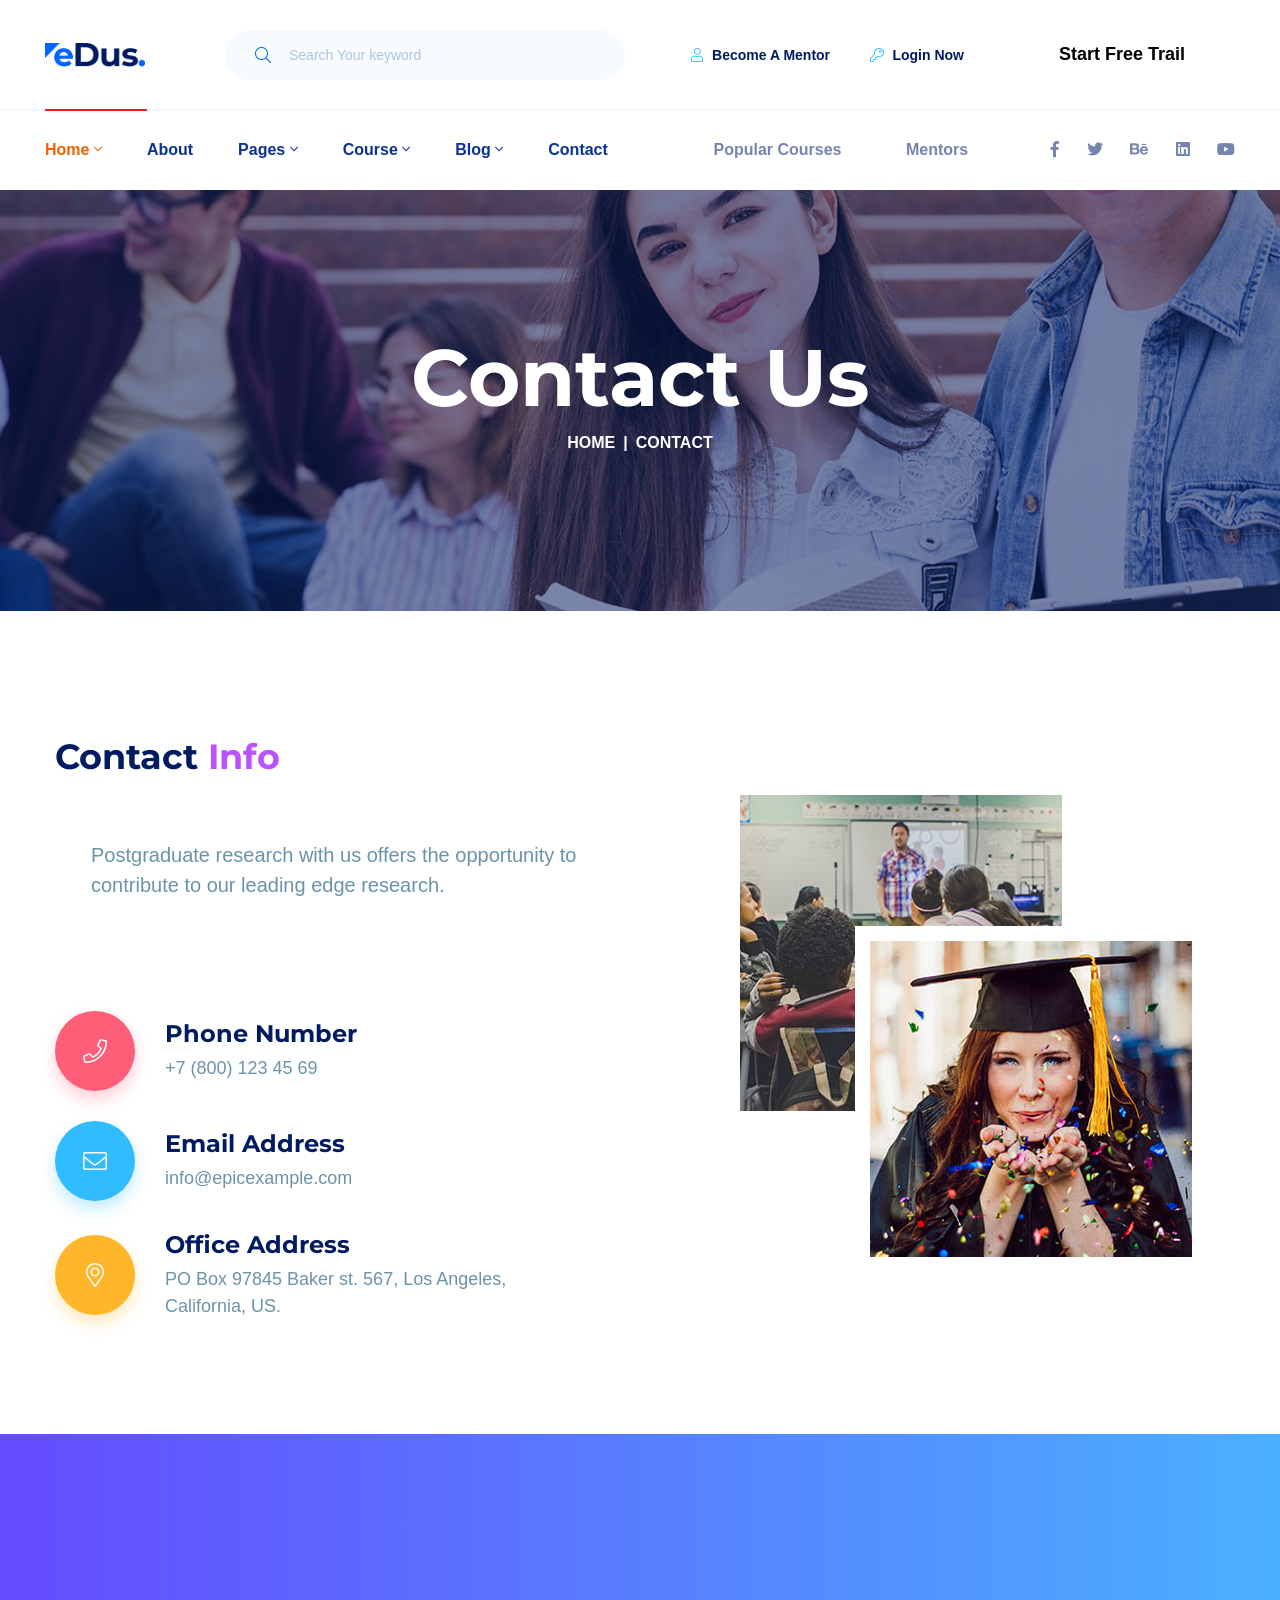
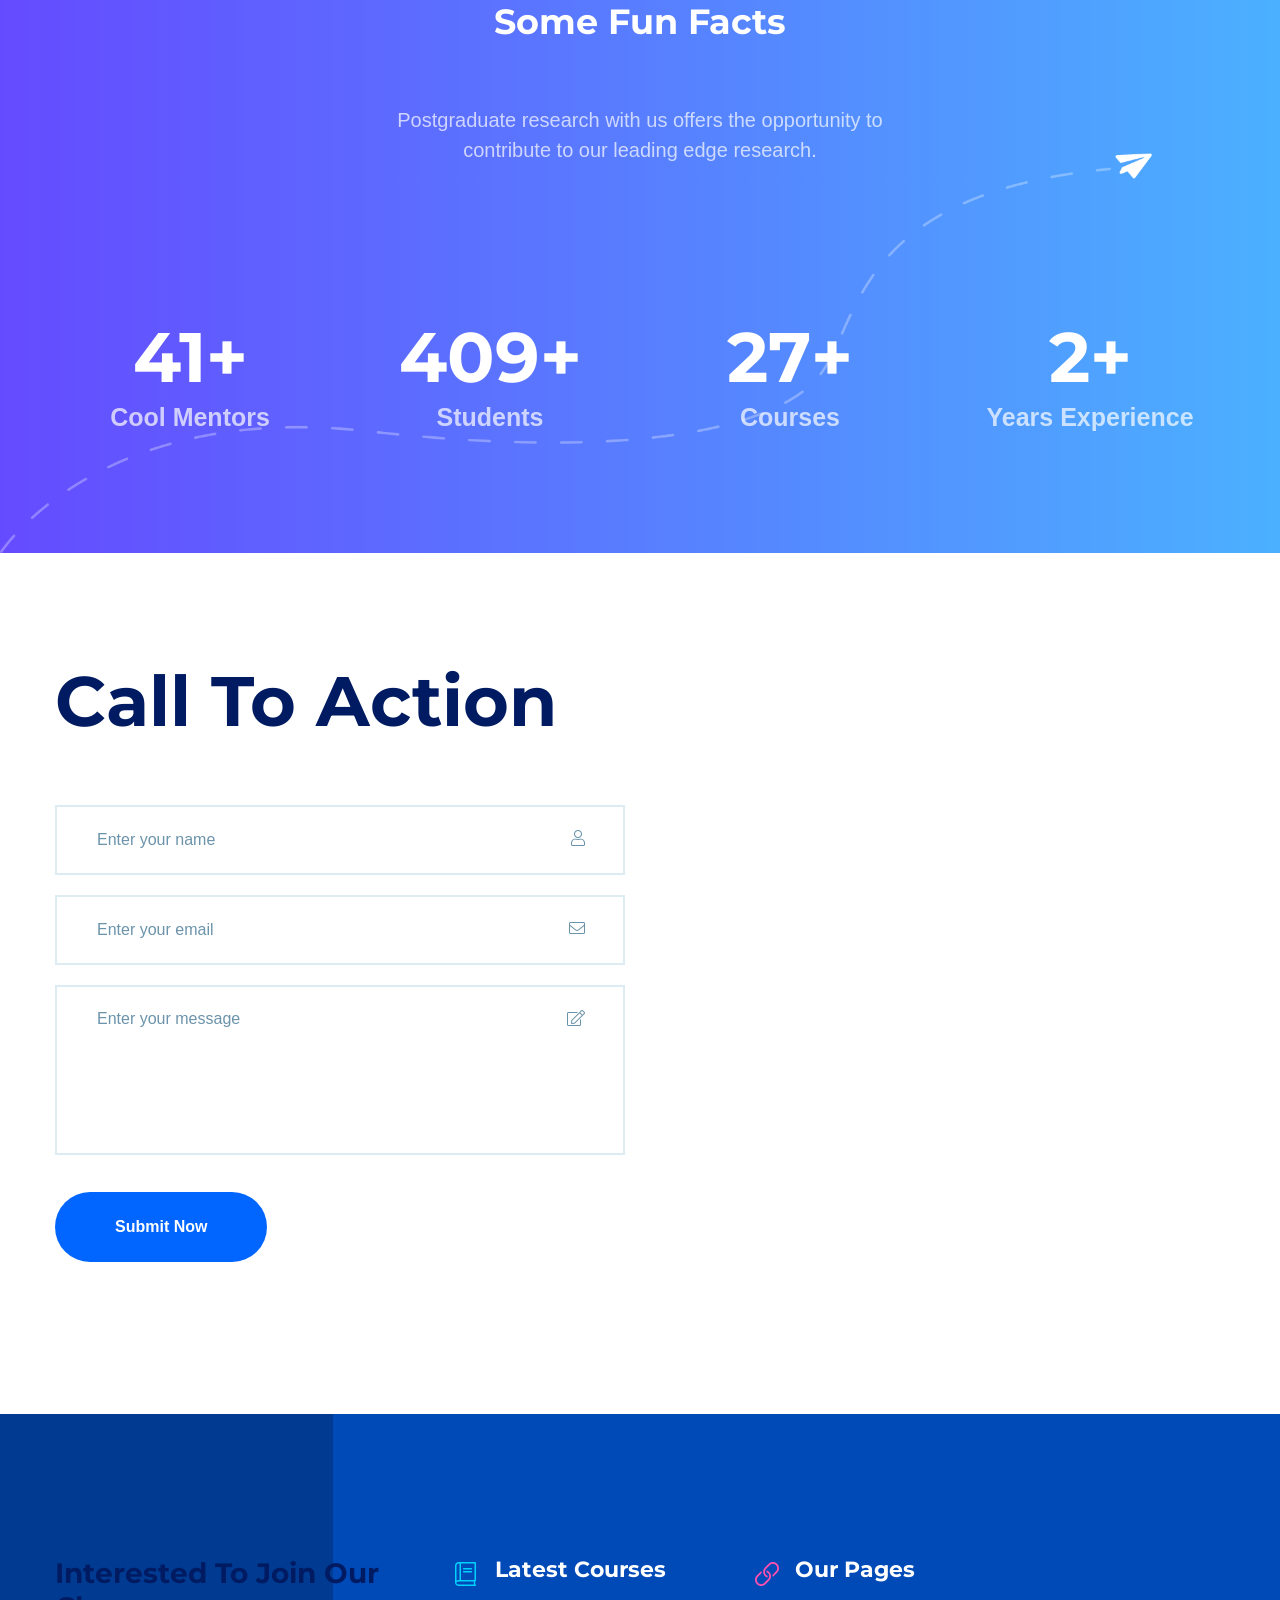
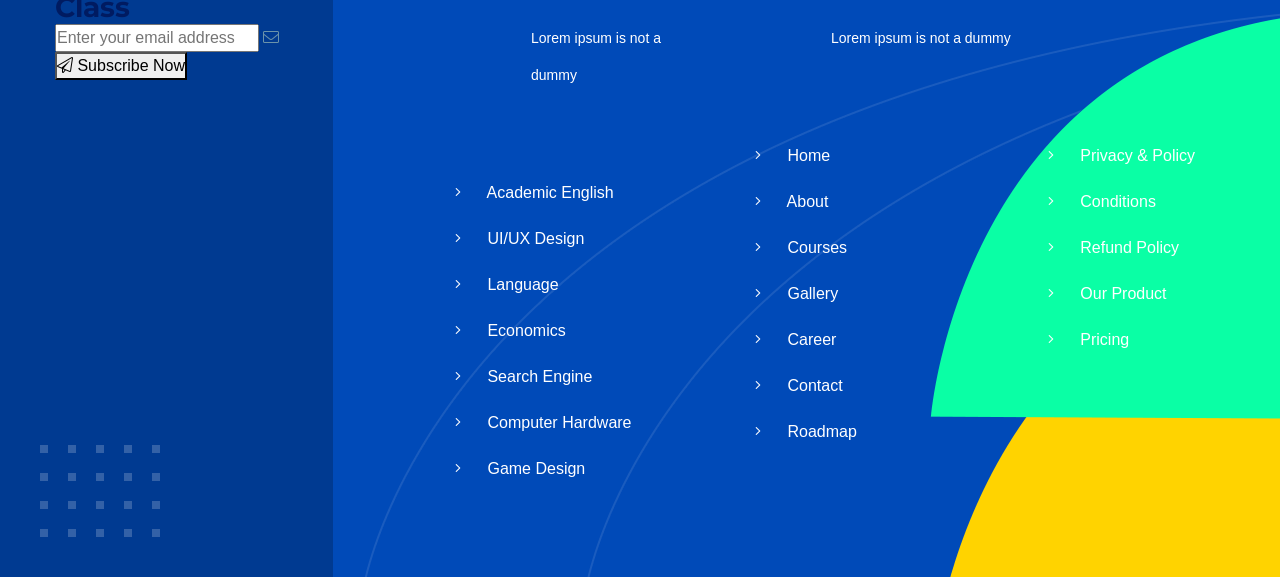
<file: contact.html>
<!doctype html>
<html lang="en">


<!-- Mirrored from themeforest.kreativdev.com/edus/contact.html by HTTrack Website Copier/3.x [XR&CO'2014], Wed, 21 May 2025 05:02:51 GMT -->
<head>

    <!--====== Required meta tags ======-->
    <meta charset="utf-8">
    <meta http-equiv="x-ua-compatible" content="ie=edge">
    <meta name="description" content="">
    <meta name="viewport" content="width=device-width, initial-scale=1, shrink-to-fit=no">

    <!--====== Title ======-->
    <title>Edus - LMS & Online Education Learning HTML Template</title>

    <!--====== Favicon Icon ======-->
    <link rel="shortcut icon" href="assets/images/favicon.ico" type="image/png">

    <!--====== animate css ======-->
    <link rel="stylesheet" href="assets/css/animate.min.css">

    <!--====== Bootstrap css ======-->
    <link rel="stylesheet" href="assets/css/bootstrap.min.css">

    <!--====== Fontawesome css ======-->
    <link rel="stylesheet" href="assets/css/all.css">

    <!--====== Magnific Popup css ======-->
    <link rel="stylesheet" href="assets/css/magnific-popup.css">

    <!--====== Slick css ======-->
    <link rel="stylesheet" href="assets/css/owl.carousel.min.css">

    <!--====== nice select css ======-->
    <link rel="stylesheet" href="assets/css/nice-select.css">

    <!--====== Slick css ======-->
    <link rel="stylesheet" href="assets/css/slick.css">

    <!--====== Default css ======-->
    <link rel="stylesheet" href="assets/css/default.css">

    <!--====== Style css ======-->
    <link rel="stylesheet" href="assets/css/style.css">


</head>

<body>

    <!--====== PRELOADER PART START ======-->
    
    <div id="preloader">
        <div id="status">
            <div class="spinner">
                <div class="rect1"></div>
                <div class="rect2"></div>
                <div class="rect3"></div>
                <div class="rect4"></div>
                <div class="rect5"></div>
            </div>
        </div>
    </div>
    
    <!--====== PRELOADER PART ENDS ======-->
    
    <!--====== HEADER PART START ======-->

    <header class="header-area">
        <div class="header-top">
            <div class="container-fluid">
                <div class="row">
                    <div class="col-lg-6 col-md-7 col-sm-5">
                        <div class="header-logo d-flex align-items-center justify-content-center justify-content-sm-start">
                            <div class="logo"><a href="index.html"><img src="assets/images/logo.png" alt="logo"></a></div>
                            <form class="d-none d-md-inline-block" action="#">
                                <div class="input-box">
                                    <i class="fal fa-search"></i>
                                    <input type="text" placeholder="Search Your keyword">
                                </div>
                            </form>
                        </div>
                    </div>
                    <div class="col-lg-6 col-md-5 col-sm-7">
                        <div class="header-btns d-flex align-items-center justify-content-center justify-content-sm-end">
                            <ul>
                                <li><a href="#"><i class="fal fa-user"></i> Become A Mentor</a></li>
                                <li><a href="#"><i class="fal fa-key"></i> Login Now</a></li>
                            </ul>
                            <div class="trial-btns d-none d-lg-block">
                                <a href="#">Start Free Trail</a>
                            </div>
                        </div>
                    </div>
                </div>
            </div>
        </div>
        <div class="header-menu">
            <div class="navigation">
                <div class="container-fluid">
                    <div class="row">
                        <div class="col-lg-12">
                            <nav class="navbar navbar-expand-lg">
                                <button class="navbar-toggler" type="button" data-toggle="collapse" data-target="#navbarFive" aria-controls="navbarFive" aria-expanded="false" aria-label="Toggle navigation">
                                    <span class="toggler-icon"></span>
                                    <span class="toggler-icon"></span>
                                    <span class="toggler-icon"></span>
                                </button> <!-- navbar toggler -->
                                <div class="collapse navbar-collapse sub-menu-bar" id="navbarFive">
                                    <ul class="navbar-nav mr-auto">
                                        <li class="nav-item active">
                                            <a class="page-scroll" href="index.html">Home <i class="fal fa-angle-down"></i></a>
                                            <ul class="sub-menu">
                                                <li><a href="index.html">Home 1</a></li>
                                                <li><a href="index-2.html">Home 2</a></li>
                                                <li><a href="index-3.html">Home 3</a></li>
                                            </ul>
                                        </li>
                                        <li class="nav-item">
                                            <a class="page-scroll" href="about.html">About</a>
                                        </li>
                                        <li class="nav-item">
                                            <a class="page-scroll" href="#">Pages <i class="fal fa-angle-down"></i></a>
                                            <ul class="sub-menu">
                                                <li><a href="event.html">event</a></li>
                                                <li><a href="our-events.html">our event</a></li>
                                                <li><a href="event-details.html">event details</a></li>
                                                <li><a href="error.html">error</a></li>
                                                <li><a href="faq.html">faq</a></li>
                                                <li><a href="gallery-full-width.html">gallery</a></li>
                                                <li><a href="instructor.html">instructor</a></li>
                                                <li><a href="mentor-details.html">mentor details</a></li>
                                                <li><a href="pricing.html">pricing</a></li>
                                                <li><a href="shop.html">shop</a></li>
                                                <li><a href="shop-details.html">shop details</a></li>
                                            </ul>
                                        </li>
                                        <li class="nav-item">
                                            <a class="page-scroll" href="#">Course <i class="fal fa-angle-down"></i></a>
                                            <ul class="sub-menu">
                                                <li><a href="course-grid.html">course grid</a></li>
                                                <li><a href="course-list.html">course list</a></li>
                                                <li><a href="course-details.html">course details</a></li>
                                            </ul>
                                        </li>
                                        <li class="nav-item">
                                            <a class="page-scroll" href="#">Blog <i class="fal fa-angle-down"></i></a>
                                            <ul class="sub-menu">
                                                <li><a href="blog-standard.html">blog standard</a></li>
                                                <li><a href="blog-grid.html">blog grid</a></li>
                                                <li><a href="blog-details.html">blog details</a></li>
                                            </ul>
                                        </li>
                                        <li class="nav-item">
                                            <a class="page-scroll" href="contact.html">Contact</a>
                                        </li>
                                    </ul>
                                </div>

                                <div class="navbar-item d-flex align-items-center">
                                    <div class="menu-btns">
                                        <ul>
                                            <li><a href="#">Popular Courses</a></li>
                                            <li><a href="#">Mentors</a></li>
                                        </ul>
                                    </div>
                                    <div class="menu-icon d-none d-lg-block">
                                        <ul>
                                            <li><a href="#"><i class="fab fa-facebook-f"></i></a></li>
                                            <li><a href="#"><i class="fab fa-twitter"></i></a></li>
                                            <li><a href="#"><i class="fab fa-behance"></i></a></li>
                                            <li><a href="#"><i class="fab fa-linkedin"></i></a></li>
                                            <li><a href="#"><i class="fab fa-youtube"></i></a></li>
                                        </ul>
                                    </div>
                                </div>
                            </nav> <!-- navbar -->
                        </div>
                    </div> <!-- row -->
                </div> <!-- container -->
            </div>
        </div>
    </header>

    <!--====== HEADER PART ENDS ======-->

    <!--====== PAGE TITLE PART START ======-->

    <div class="page-title bg_cover mt-80 pt-140 pb-140" style="background-image: url(assets/images/page-bg.jpg)">
        <div class="container">
            <div class="row justify-content-center">
                <div class="col-lg-12">
                    <div class="page-title-item text-center">
                        <h3 class="title">Contact Us</h3>
                        <nav aria-label="breadcrumb">
                            <ol class="breadcrumb">
                                <li class="breadcrumb-item"><a href="#">Home</a></li>
                                <li class="breadcrumb-item active" aria-current="page">Contact</li>
                            </ol>
                        </nav>
                    </div>
                </div>
            </div>
        </div>
    </div>

    <!--====== PAGE TITLE PART ENDS ======-->
    
    <!--====== CONTACT INFO PART START ======-->
     
    <section class="contact-info-area">
        <div class="container">
            <div class="row align-items-center">
                <div class="col-lg-6 col-md-6">
                    <div class="section-title section-title-2">
                        <h3 class="title">Contact  <span>Info</span></h3>
                        <p>Postgraduate research with us offers the opportunity to contribute to our leading edge research.</p>
                    </div>
                    <div class="contact-info-content">
                        <div class="single-contact-info d-flex align-items-center">
                            <div class="info-icon">
                                <i class="fal fa-phone"></i>
                            </div>
                            <div class="info-contact">
                                <h4 class="title">Phone Number</h4>
                                <span>+7 (800) 123 45 69</span>
                            </div>
                        </div>
                        <div class="single-contact-info item-2 d-flex align-items-center">
                            <div class="info-icon">
                                <i class="fal fa-envelope"></i>
                            </div>
                            <div class="info-contact">
                                <h4 class="title">Email Address</h4>
                                <span>info@epicexample.com</span>
                            </div>
                        </div>
                        <div class="single-contact-info item-3 d-flex align-items-center">
                            <div class="info-icon">
                                <i class="fal fa-map-marker-alt"></i>
                            </div>
                            <div class="info-contact">
                                <h4 class="title">Office Address</h4>
                                <span>PO Box 97845 Baker st. 567, Los Angeles, <br> California, US.</span>
                            </div>
                        </div>
                    </div>
                </div>
                <div class="col-lg-6 col-md-6">
                    <div class="contact-info-thumb ml-85">
                        <img src="assets/images/contact-info-thumb-1.jpg" alt="info">
                        <img class="item-2" src="assets/images/contact-info-thumb-2.jpg" alt="info">
                    </div>
                </div>
            </div>
        </div>
    </section> 
    
    <!--====== CONTACT INFO PART ENDS ======-->

    <!--====== COUNTER PART START ======-->

    <section class="counter-area counter-area-2 counter-contact bg_cove" style="background-image: url(assets/images/counter-bg.jpg)">
        <div class="container">
            <div class="row justify-content-center">
                <div class="col-lg-8">
                    <div class="section-title section-title-2 text-center">
                        <h3 class="title">Some Fun Facts</h3>
                        <p>Postgraduate research with us offers the opportunity to contribute to our leading edge research.</p>
                    </div>
                </div>
            </div>
            <div class="row">
                <div class="col-lg-3 col-md-6 col-sm-6">
                    <div class="counter-item text-center pt-40">
                        <h3 class="title"><span class="counter">150</span>+</h3>
                        <span>Cool Mentors</span>
                    </div>
                </div>
                <div class="col-lg-3 col-md-6 col-sm-6">
                    <div class="counter-item text-center pt-40 item-2">
                        <h3 class="title"><span class="counter">1490</span>+</h3>
                        <span>Students</span>
                    </div>
                </div>
                <div class="col-lg-3 col-md-6 col-sm-6">
                    <div class="counter-item text-center pt-40 item-3">
                        <h3 class="title"><span class="counter">100</span>+</h3>
                        <span>Courses</span>
                    </div>
                </div>
                <div class="col-lg-3 col-md-6 col-sm-6">
                    <div class="counter-item text-center pt-40 item-4">
                        <h3 class="title"><span class="counter">10</span>+</h3>
                        <span>Years Experience</span>
                    </div>
                </div>
            </div>
        </div>
        <div class="counter-dot">
            <img src="assets/images/counter-dot.png" alt="dot">
        </div>
    </section>

    <!--====== COUNTER PART ENDS ======-->
    
    <!--====== CONTACT ACTION PART START ======-->
     
    <section class="contact-action-area pt-120 pb-120">
        <div class="container">
            <div class="row">
                <div class="col-lg-6">
                    <div class="contact-action-item">
                        <h2 class="title">Call To Action</h2>
                        <form id="contact-form" action="https://themeforest.kreativdev.com/edus/assets/contact.php" method="post">
                            <div class="input-box mt-20">
                                <input name="name" type="text" placeholder="Enter your name">
                                <i class="fal fa-user"></i>
                            </div>
                            <div class="input-box mt-20">
                                <input name="email" type="email" placeholder="Enter your email">
                                <i class="fal fa-envelope"></i>
                            </div>
                            <div class="input-box mt-20">
                                <textarea name="message" id="#" cols="30" rows="10" placeholder="Enter your message"></textarea>
                                <i class="fal fa-edit"></i>
                                <button type="submit">Submit Now</button>
                            </div>
                        </form>
                        <p class="form-message"></p>
                    </div>
                </div>
            </div>
        </div>
        <div class="map">
            <iframe src="https://www.google.com/maps/embed?pb=!1m14!1m12!1m3!1d7306.852145413201!2d90.45390659294884!3d23.69646870098038!2m3!1f0!2f0!3f0!3m2!1i1024!2i768!4f13.1!5e0!3m2!1sen!2sbd!4v1573417792650!5m2!1sen!2sbd" width="600" height="450" style="border:0;" allowfullscreen=""></iframe>
        </div>
    </section> 
    
    <!--====== CONTACT ACTION PART ENDS ======-->

    <!--====== FOOTER PART START ======-->

    <footer class="footer-area footer-area-2">
        <div class="container">
            <div class="row">
                <div class="col-lg-4 col-md-7">
                    <div class="footer-item mt-30">
                        <div class="footer-content">
                            <h3 class="title">Interested To Join Our Class</h3>
                            <form action="#">
                                <div class="input-box">
                                    <input type="text" placeholder="Enter your email address">
                                    <i class="fal fa-envelope"></i>
                                </div>
                                <button type="button"><i class="fal fa-paper-plane"></i> Subscribe Now</button>
                            </form>
                        </div>
                    </div>
                </div>
                <div class="col-lg-3 col-md-5">
                    <div class="footer-item mt-30">
                        <div class="footer-title">
                            <i class="fal fa-book"></i>
                            <h4 class="title">Latest Courses</h4>
                            <p>Lorem ipsum is not a dummy</p>
                        </div>
                        <div class="footer-list-area">
                            <div class="footer-list">
                                <ul>
                                    <li><a href="#"><i class="fal fa-angle-right"></i> Academic English</a></li>
                                    <li><a href="#"><i class="fal fa-angle-right"></i> UI/UX Design</a></li>
                                    <li><a href="#"><i class="fal fa-angle-right"></i> Language</a></li>
                                    <li><a href="#"><i class="fal fa-angle-right"></i> Economics</a></li>
                                    <li><a href="#"><i class="fal fa-angle-right"></i> Search Engine</a></li>
                                    <li><a href="#"><i class="fal fa-angle-right"></i> Computer Hardware</a></li>
                                    <li><a href="#"><i class="fal fa-angle-right"></i> Game Design</a></li>
                                </ul>
                            </div>
                        </div>
                    </div>
                </div>
                <div class="col-lg-5 col-md-7">
                    <div class="footer-item mt-30">
                        <div class="footer-title item-2">
                            <i class="fal fa-link"></i>
                            <h4 class="title">Our Pages</h4>
                            <p>Lorem ipsum is not a dummy</p>
                        </div>
                        <div class="footer-list-area">
                            <div class="footer-list justify-content-between pr-30 d-block d-sm-flex">
                                <ul>
                                    <li><a href="#"><i class="fal fa-angle-right"></i> Home</a></li>
                                    <li><a href="#"><i class="fal fa-angle-right"></i> About</a></li>
                                    <li><a href="#"><i class="fal fa-angle-right"></i> Courses</a></li>
                                    <li><a href="#"><i class="fal fa-angle-right"></i> Gallery</a></li>
                                    <li><a href="#"><i class="fal fa-angle-right"></i> Career</a></li>
                                    <li><a href="#"><i class="fal fa-angle-right"></i> Contact</a></li>
                                    <li><a href="#"><i class="fal fa-angle-right"></i> Roadmap</a></li>
                                </ul>
                                <ul>
                                    <li><a href="#"><i class="fal fa-angle-right"></i> Privacy & Policy</a></li>
                                    <li><a href="#"><i class="fal fa-angle-right"></i> Conditions</a></li>
                                    <li><a href="#"><i class="fal fa-angle-right"></i> Refund Policy</a></li>
                                    <li><a href="#"><i class="fal fa-angle-right"></i> Our Product</a></li>
                                    <li><a href="#"><i class="fal fa-angle-right"></i> Pricing</a></li>
                                </ul>
                            </div>
                        </div>
                    </div>
                </div>
            </div>
        </div>
        <div class="footer-dot">
            <img src="assets/images/footer-dot.png" alt="footer dot">
        </div>
        <div class="footer-shape">
            <img src="assets/images/footer-shape.png" alt="footer shape">
        </div>
    </footer>

    <!--====== FOOTER PART ENDS ======-->

    <!--====== BACK TO TOP ======-->
    <div class="back-to-top">
        <a href="#">
            <i class="fal fa-chevron-double-up"></i>
        </a>
    </div>
    <!--====== BACK TO TOP ======-->



    <!--====== jquery js ======-->
    <script src="assets/js/vendor/modernizr-3.6.0.min.js"></script>
    <script src="assets/js/vendor/jquery-1.12.4.min.js"></script>

    <!--====== Bootstrap js ======-->
    <script src="assets/js/bootstrap.min.js"></script>
    <script src="assets/js/popper.min.js"></script>

    <!--====== Slick js ======-->
    <script src="assets/js/slick.min.js"></script>

    <!--====== Isotope js ======-->
    <script src="assets/js/isotope.pkgd.min.js"></script>

    <!--====== Images Loaded js ======-->
    <script src="assets/js/imagesloaded.pkgd.min.js"></script>

    <!--====== owl carousel js ======-->
    <script src="assets/js/owl.carousel.min.js"></script>

    <!--====== nice select js ======-->
    <script src="assets/js/jquery.nice-select.min.js"></script>

    <!--====== wow js ======-->
    <script src="assets/js/wow.min.js"></script>

    <!--====== counterup js ======-->
    <script src="assets/js/jquery.counterup.min.js"></script>

    <!--====== waypoints js ======-->
    <script src="assets/js/waypoints.min.js"></script>

    <!--====== Magnific Popup js ======-->
    <script src="assets/js/jquery.magnific-popup.min.js"></script>

    <!--====== Ajax Contact js ======-->
    <script src="assets/js/ajax-contact.js"></script>

    <!--====== Main js ======-->
    <script src="assets/js/main.js"></script>

</body>


<!-- Mirrored from themeforest.kreativdev.com/edus/contact.html by HTTrack Website Copier/3.x [XR&CO'2014], Wed, 21 May 2025 05:02:52 GMT -->
</html>
</file>
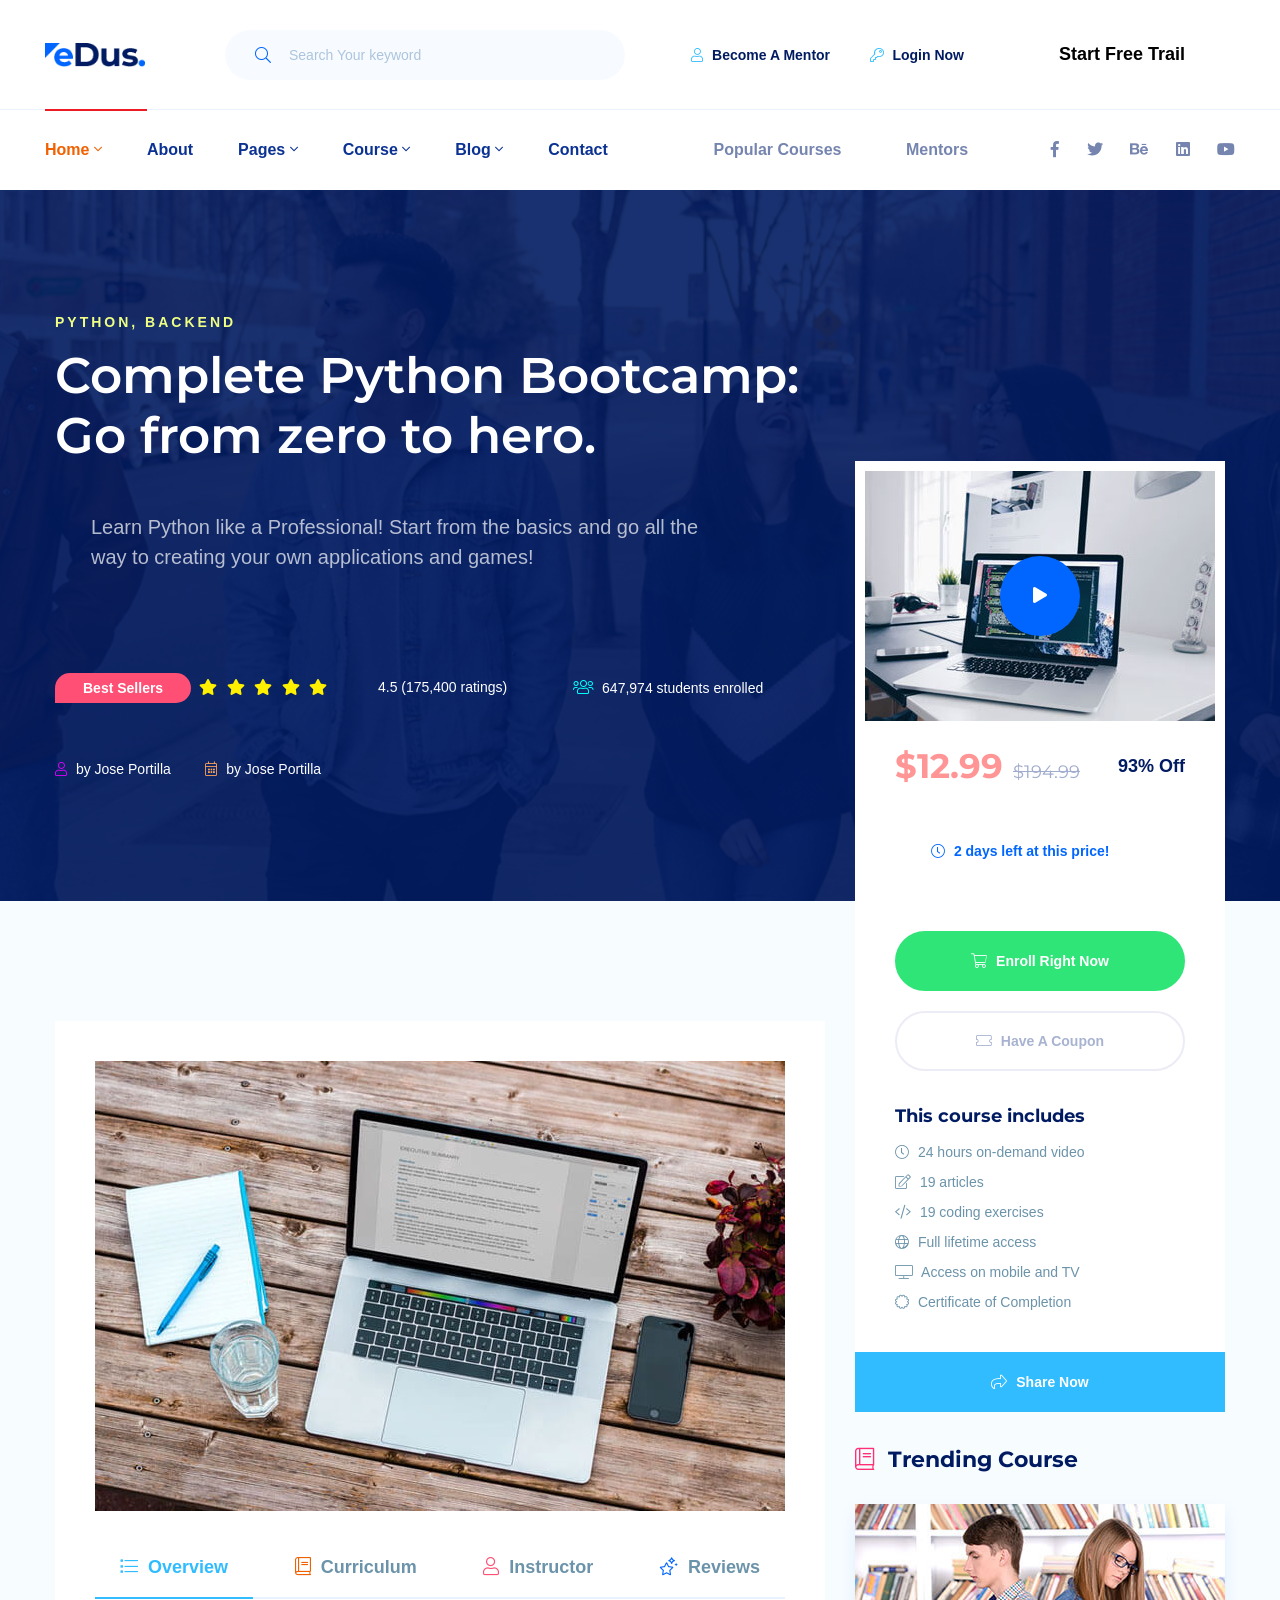
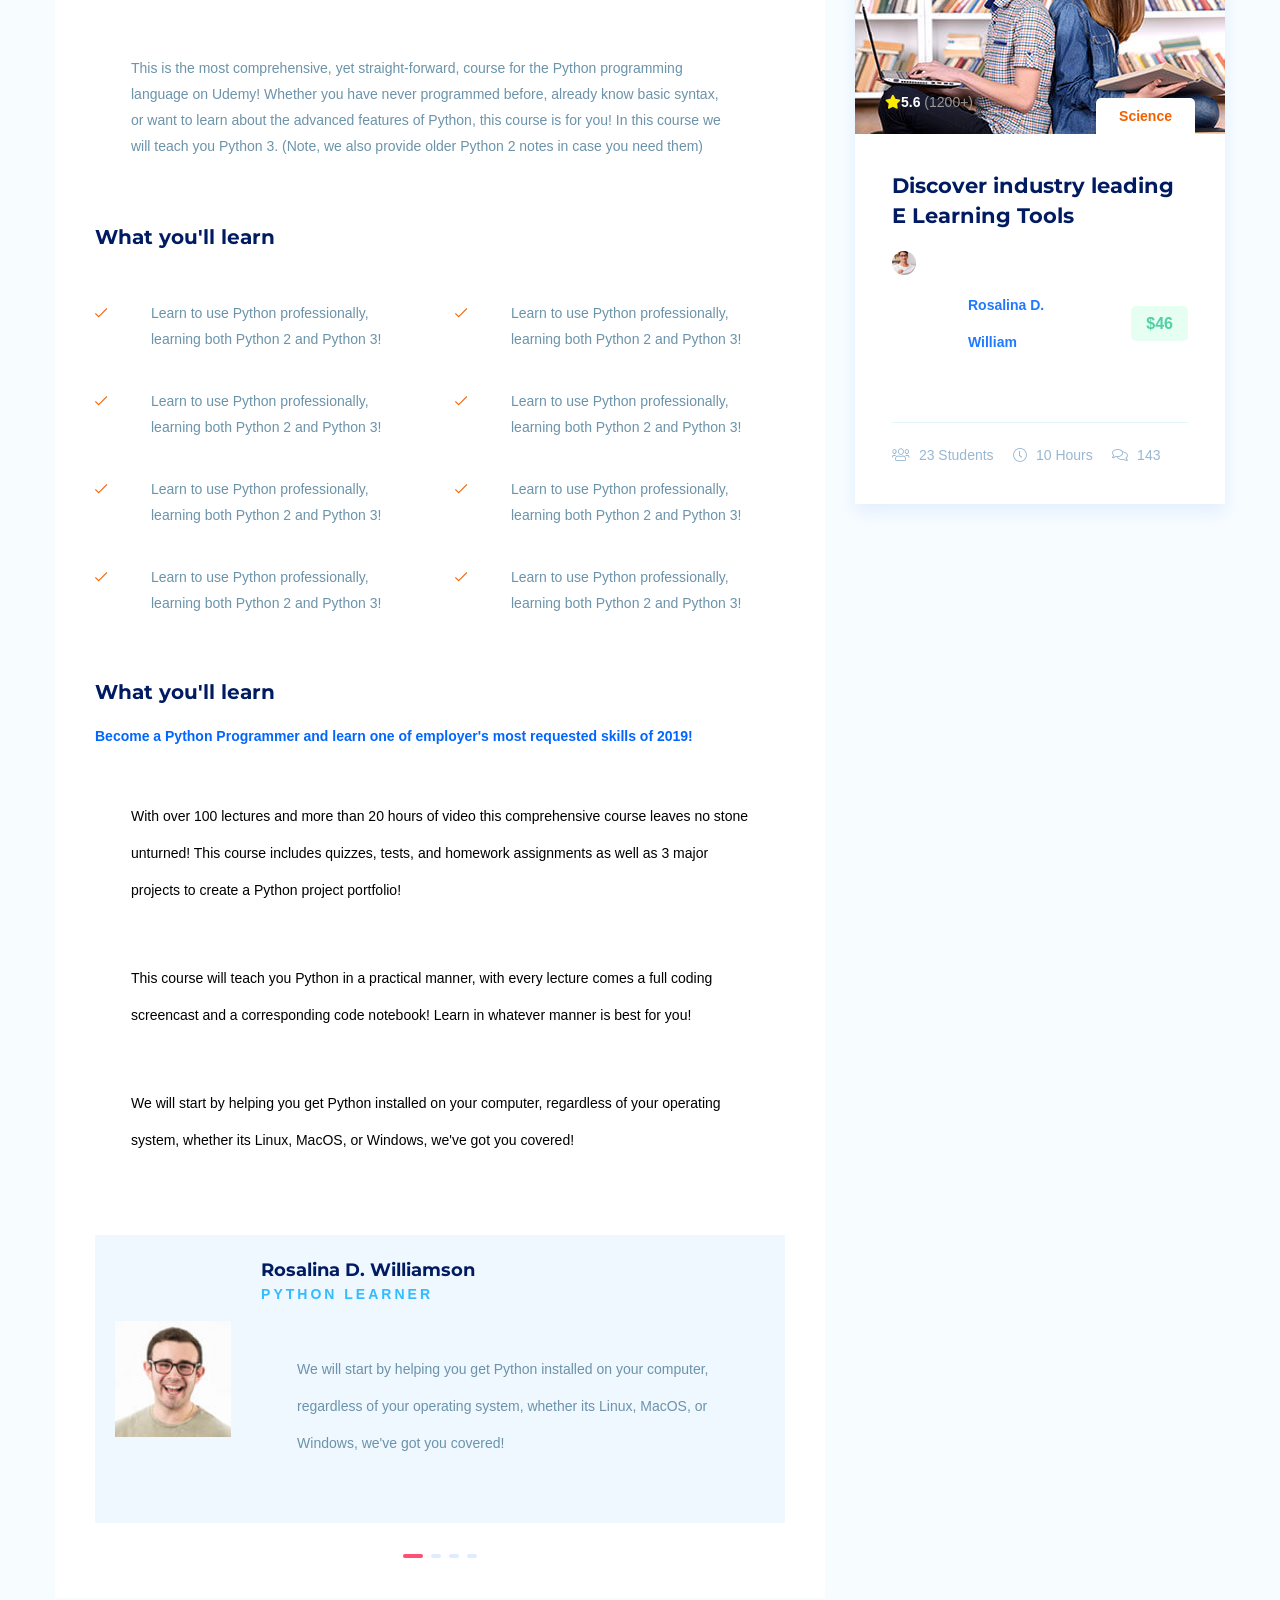
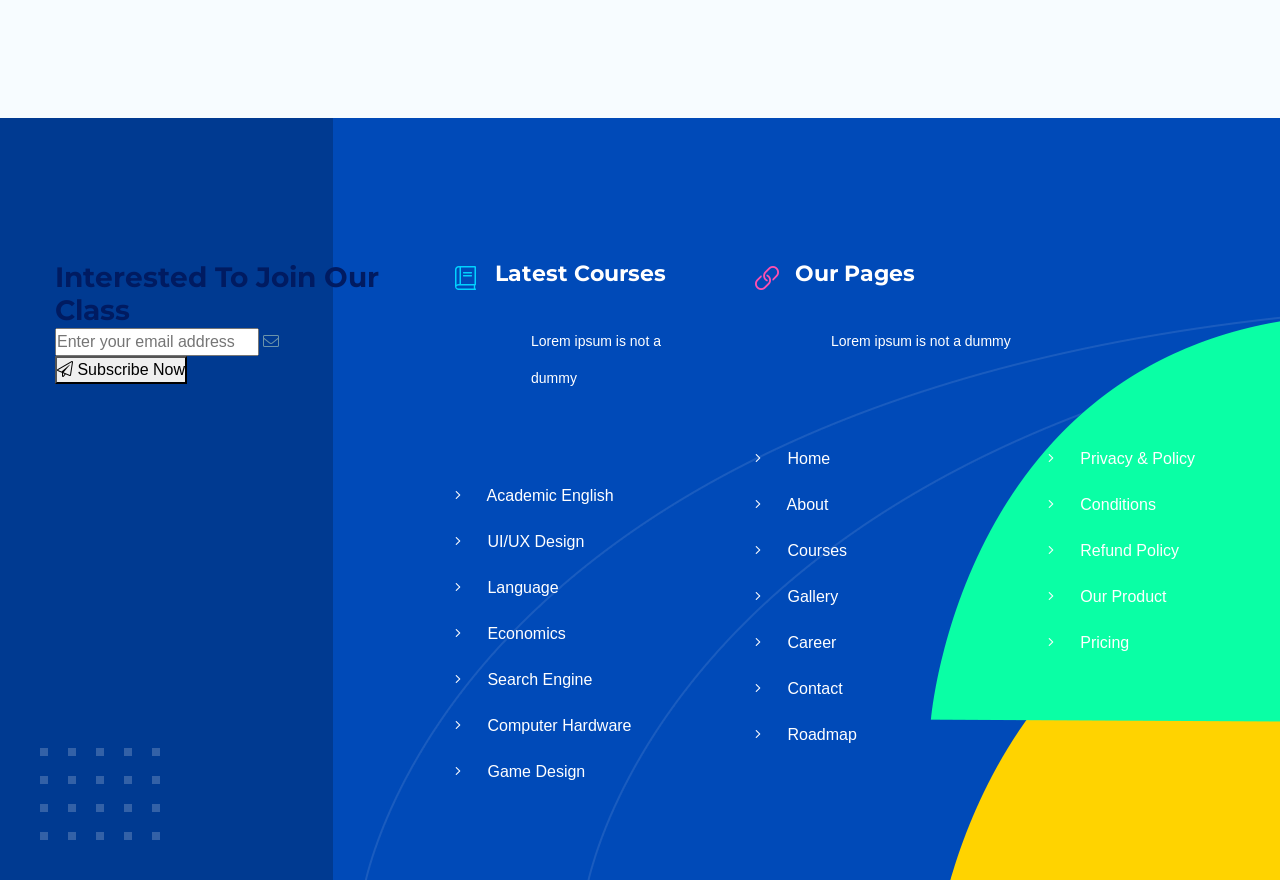
<file: course-details.html>
<!doctype html>
<html lang="en">


<!-- Mirrored from themeforest.kreativdev.com/edus/course-details.html by HTTrack Website Copier/3.x [XR&CO'2014], Wed, 21 May 2025 05:02:36 GMT -->
<head>

    <!--====== Required meta tags ======-->
    <meta charset="utf-8">
    <meta http-equiv="x-ua-compatible" content="ie=edge">
    <meta name="description" content="">
    <meta name="viewport" content="width=device-width, initial-scale=1, shrink-to-fit=no">

    <!--====== Title ======-->
    <title>Edus - LMS & Online Education Learning HTML Template</title>

    <!--====== Favicon Icon ======-->
    <link rel="shortcut icon" href="assets/images/favicon.ico" type="image/png">

    <!--====== animate css ======-->
    <link rel="stylesheet" href="assets/css/animate.min.css">

    <!--====== Bootstrap css ======-->
    <link rel="stylesheet" href="assets/css/bootstrap.min.css">

    <!--====== Fontawesome css ======-->
    <link rel="stylesheet" href="assets/css/all.css">

    <!--====== Magnific Popup css ======-->
    <link rel="stylesheet" href="assets/css/magnific-popup.css">

    <!--====== Slick css ======-->
    <link rel="stylesheet" href="assets/css/owl.carousel.min.css">

    <!--====== nice select css ======-->
    <link rel="stylesheet" href="assets/css/nice-select.css">

    <!--====== Slick css ======-->
    <link rel="stylesheet" href="assets/css/slick.css">

    <!--====== Default css ======-->
    <link rel="stylesheet" href="assets/css/default.css">

    <!--====== Style css ======-->
    <link rel="stylesheet" href="assets/css/style.css">


</head>

<body>

    <!--====== PRELOADER PART START ======-->
    
    <div id="preloader">
        <div id="status">
            <div class="spinner">
                <div class="rect1"></div>
                <div class="rect2"></div>
                <div class="rect3"></div>
                <div class="rect4"></div>
                <div class="rect5"></div>
            </div>
        </div>
    </div>
    
    <!--====== PRELOADER PART ENDS ======-->

    <!--====== HEADER PART START ======-->

    <header class="header-area">
        <div class="header-top">
            <div class="container-fluid">
                <div class="row">
                    <div class="col-lg-6 col-md-7 col-sm-5">
                        <div class="header-logo d-flex align-items-center justify-content-center justify-content-sm-start">
                            <div class="logo"><a href="index.html"><img src="assets/images/logo.png" alt="logo"></a></div>
                            <form class="d-none d-md-inline-block" action="#">
                                <div class="input-box">
                                    <i class="fal fa-search"></i>
                                    <input type="text" placeholder="Search Your keyword">
                                </div>
                            </form>
                        </div>
                    </div>
                    <div class="col-lg-6 col-md-5 col-sm-7">
                        <div class="header-btns d-flex align-items-center justify-content-center justify-content-sm-end">
                            <ul>
                                <li><a href="#"><i class="fal fa-user"></i> Become A Mentor</a></li>
                                <li><a href="#"><i class="fal fa-key"></i> Login Now</a></li>
                            </ul>
                            <div class="trial-btns d-none d-lg-block">
                                <a href="#">Start Free Trail</a>
                            </div>
                        </div>
                    </div>
                </div>
            </div>
        </div>
        <div class="header-menu">
            <div class="navigation">
                <div class="container-fluid">
                    <div class="row">
                        <div class="col-lg-12">
                            <nav class="navbar navbar-expand-lg">
                                <button class="navbar-toggler" type="button" data-toggle="collapse" data-target="#navbarFive" aria-controls="navbarFive" aria-expanded="false" aria-label="Toggle navigation">
                                    <span class="toggler-icon"></span>
                                    <span class="toggler-icon"></span>
                                    <span class="toggler-icon"></span>
                                </button> <!-- navbar toggler -->
                                <div class="collapse navbar-collapse sub-menu-bar" id="navbarFive">
                                    <ul class="navbar-nav mr-auto">
                                        <li class="nav-item active">
                                            <a class="page-scroll" href="index.html">Home <i class="fal fa-angle-down"></i></a>
                                            <ul class="sub-menu">
                                                <li><a href="index.html">Home 1</a></li>
                                                <li><a href="index-2.html">Home 2</a></li>
                                                <li><a href="index-3.html">Home 3</a></li>
                                            </ul>
                                        </li>
                                        <li class="nav-item">
                                            <a class="page-scroll" href="about.html">About</a>
                                        </li>
                                        <li class="nav-item">
                                            <a class="page-scroll" href="#">Pages <i class="fal fa-angle-down"></i></a>
                                            <ul class="sub-menu">
                                                <li><a href="event.html">event</a></li>
                                                <li><a href="our-events.html">our event</a></li>
                                                <li><a href="event-details.html">event details</a></li>
                                                <li><a href="error.html">error</a></li>
                                                <li><a href="faq.html">faq</a></li>
                                                <li><a href="gallery-full-width.html">gallery</a></li>
                                                <li><a href="instructor.html">instructor</a></li>
                                                <li><a href="mentor-details.html">mentor details</a></li>
                                                <li><a href="pricing.html">pricing</a></li>
                                                <li><a href="shop.html">shop</a></li>
                                                <li><a href="shop-details.html">shop details</a></li>
                                            </ul>
                                        </li>
                                        <li class="nav-item">
                                            <a class="page-scroll" href="#">Course <i class="fal fa-angle-down"></i></a>
                                            <ul class="sub-menu">
                                                <li><a href="course-grid.html">course grid</a></li>
                                                <li><a href="course-list.html">course list</a></li>
                                                <li><a href="course-details.html">course details</a></li>
                                            </ul>
                                        </li>
                                        <li class="nav-item">
                                            <a class="page-scroll" href="#">Blog <i class="fal fa-angle-down"></i></a>
                                            <ul class="sub-menu">
                                                <li><a href="blog-standard.html">blog standard</a></li>
                                                <li><a href="blog-grid.html">blog grid</a></li>
                                                <li><a href="blog-details.html">blog details</a></li>
                                            </ul>
                                        </li>
                                        <li class="nav-item">
                                            <a class="page-scroll" href="contact.html">Contact</a>
                                        </li>
                                    </ul>
                                </div>

                                <div class="navbar-item d-flex align-items-center">
                                    <div class="menu-btns">
                                        <ul>
                                            <li><a href="#">Popular Courses</a></li>
                                            <li><a href="#">Mentors</a></li>
                                        </ul>
                                    </div>
                                    <div class="menu-icon d-none d-lg-block">
                                        <ul>
                                            <li><a href="#"><i class="fab fa-facebook-f"></i></a></li>
                                            <li><a href="#"><i class="fab fa-twitter"></i></a></li>
                                            <li><a href="#"><i class="fab fa-behance"></i></a></li>
                                            <li><a href="#"><i class="fab fa-linkedin"></i></a></li>
                                            <li><a href="#"><i class="fab fa-youtube"></i></a></li>
                                        </ul>
                                    </div>
                                </div>
                            </nav> <!-- navbar -->
                        </div>
                    </div> <!-- row -->
                </div> <!-- container -->
            </div>
        </div>
    </header>

    <!--====== HEADER PART ENDS ======-->

    <!--====== COURSE TITLE PART START ======-->

    <section class="course-title-area pt-120 pb-120 bg_cover" style="background-image: url(assets/images/course-details-title-thumb.jpg)">
        <div class="container">
            <div class="row">
                <div class="col-lg-8">
                    <div class="course-title-content">
                        <div class="course-title-content-title">
                            <span>Python, Backend</span>
                            <h2 class="title">Complete Python Bootcamp: Go from zero to hero.</h2>
                            <p>Learn Python like a Professional! Start from the basics and go all the way to creating your own applications and games! </p>
                        </div>
                        <div class="course-rating d-flex">
                            <span>Best Sellers</span>
                            <ul>
                                <li><i class="fas fa-star"></i></li>
                                <li><i class="fas fa-star"></i></li>
                                <li><i class="fas fa-star"></i></li>
                                <li><i class="fas fa-star"></i></li>
                                <li><i class="fas fa-star"></i></li>
                            </ul>
                            <p>4.5 (175,400 ratings)</p>
                            <ul>
                                <li><span><i class="fal fa-users"></i> 647,974 students enrolled</span></li>
                            </ul>
                        </div>
                        <div class="course-info">
                            <ul>
                                <li><i class="fal fa-user"></i> by Jose Portilla</li>
                                <li><i class="fal fa-calendar-alt"></i> by Jose Portilla</li>
                            </ul>
                        </div>
                    </div>
                </div>
            </div>
        </div>
    </section>

    <!--====== COURSE TITLE PART ENDS ======-->

    <!--====== COURSE DETAILS PART START ======-->

    <section class="course-details-area">
        <div class="container">
            <div class="row justify-content-center">
                <div class="col-lg-8">
                    <div class="course-details-items white-bg">
                        <div class="course-thumb">
                            <img src="assets/images/course-details-thumb.jpg" alt="course">
                            <div class="tab-btns">
                                <ul class="nav nav-pills d-flex justify-content-between" id="pills-tab" role="tablist">
                                    <li class="nav-item">
                                        <a class="nav-link active" id="pills-1-tab" data-toggle="pill" href="#pills-1" role="tab" aria-controls="pills-1" aria-selected="true"><i class="fal fa-list"></i> Overview</a>
                                    </li>
                                    <li class="nav-item">
                                        <a class="nav-link" id="pills-2-tab" data-toggle="pill" href="#pills-2" role="tab" aria-controls="pills-2" aria-selected="false"><i class="fal fa-book"></i> Curriculum</a>
                                    </li>
                                    <li class="nav-item">
                                        <a class="nav-link" id="pills-3-tab" data-toggle="pill" href="#pills-3" role="tab" aria-controls="pills-3" aria-selected="false"><i class="fal fa-user"></i> Instructor</a>
                                    </li>
                                    <li class="nav-item">
                                        <a class="nav-link" id="pills-4-tab" data-toggle="pill" href="#pills-4" role="tab" aria-controls="pills-4" aria-selected="false"><i class="fal fa-stars"></i> Reviews</a>
                                    </li>
                                </ul>
                            </div>
                        </div>
                        <div class="tab-content" id="pills-tabContent">
                            <div class="tab-pane fade show active" id="pills-1" role="tabpanel" aria-labelledby="pills-1-tab">
                                <div class="course-details-item">
                                    <div class="course-text">
                                        <p>This is the most comprehensive, yet straight-forward, course for the Python programming language on Udemy! Whether you have never programmed before, already know basic syntax, or want to learn about the advanced features of Python, this course is for you! In this course we will teach you Python 3. (Note, we also provide older Python 2 notes in case you need them)</p>
                                    </div>
                                    <div class="course-learn-list">
                                        <h4 class="title">What you'll learn </h4>
                                        <div class="row">
                                            <div class="col-lg-6">
                                                <div class="course-learn-item">
                                                    <i class="fal fa-check"></i>
                                                    <p>Learn to use Python professionally, learning both Python 2 and Python 3!</p>
                                                </div>
                                                <div class="course-learn-item">
                                                    <i class="fal fa-check"></i>
                                                    <p>Learn to use Python professionally, learning both Python 2 and Python 3!</p>
                                                </div>
                                                <div class="course-learn-item">
                                                    <i class="fal fa-check"></i>
                                                    <p>Learn to use Python professionally, learning both Python 2 and Python 3!</p>
                                                </div>
                                                <div class="course-learn-item">
                                                    <i class="fal fa-check"></i>
                                                    <p>Learn to use Python professionally, learning both Python 2 and Python 3!</p>
                                                </div>
                                            </div>
                                            <div class="col-lg-6">
                                                <div class="course-learn-item">
                                                    <i class="fal fa-check"></i>
                                                    <p>Learn to use Python professionally, learning both Python 2 and Python 3!</p>
                                                </div>
                                                <div class="course-learn-item">
                                                    <i class="fal fa-check"></i>
                                                    <p>Learn to use Python professionally, learning both Python 2 and Python 3!</p>
                                                </div>
                                                <div class="course-learn-item">
                                                    <i class="fal fa-check"></i>
                                                    <p>Learn to use Python professionally, learning both Python 2 and Python 3!</p>
                                                </div>
                                                <div class="course-learn-item">
                                                    <i class="fal fa-check"></i>
                                                    <p>Learn to use Python professionally, learning both Python 2 and Python 3!</p>
                                                </div>
                                            </div>
                                        </div>
                                    </div>
                                    <div class="course-learn-text">
                                        <h4 class="title">What you'll learn </h4>
                                        <span>Become a Python Programmer and learn one of employer's most requested skills of 2019!</span>
                                        <p>With over 100 lectures and more than 20 hours of video this comprehensive course leaves no stone unturned! This course includes quizzes, tests, and homework assignments as well as 3 major projects to create a Python project portfolio!</p>
                                        <p class="pt-15 pb-15">This course will teach you Python in a practical manner, with every lecture comes a full coding screencast and a corresponding code notebook! Learn in whatever manner is best for you!</p>
                                        <p>We will start by helping you get Python installed on your computer, regardless of your operating system, whether its Linux, MacOS, or Windows, we've got you covered!</p>
                                    </div>
                                    <div class="course-learner-slide">
                                        <div class="course-learner-item d-flex align-items-center">
                                            <div class="course-learner-thumb">
                                                <img src="assets/images/learner-thumb-1.jpg" alt="learner">
                                            </div>
                                            <div class="course-learner-content">
                                                <h5 class="title">Rosalina D. Williamson</h5>
                                                <span>Python Learner</span>
                                                <p>We will start by helping you get Python installed on your computer, regardless of your operating system, whether its Linux, MacOS, or Windows, we've got you covered!</p>
                                            </div>
                                        </div>
                                        <div class="course-learner-item d-flex align-items-center">
                                            <div class="course-learner-thumb">
                                                <img src="assets/images/learner-thumb-1.jpg" alt="learner">
                                            </div>
                                            <div class="course-learner-content">
                                                <h5 class="title">Rosalina D. Williamson</h5>
                                                <span>Python Learner</span>
                                                <p>We will start by helping you get Python installed on your computer, regardless of your operating system, whether its Linux, MacOS, or Windows, we've got you covered!</p>
                                            </div>
                                        </div>
                                        <div class="course-learner-item d-flex align-items-center">
                                            <div class="course-learner-thumb">
                                                <img src="assets/images/learner-thumb-1.jpg" alt="learner">
                                            </div>
                                            <div class="course-learner-content">
                                                <h5 class="title">Rosalina D. Williamson</h5>
                                                <span>Python Learner</span>
                                                <p>We will start by helping you get Python installed on your computer, regardless of your operating system, whether its Linux, MacOS, or Windows, we've got you covered!</p>
                                            </div>
                                        </div>
                                        <div class="course-learner-item d-flex align-items-center">
                                            <div class="course-learner-thumb">
                                                <img src="assets/images/learner-thumb-1.jpg" alt="learner">
                                            </div>
                                            <div class="course-learner-content">
                                                <h5 class="title">Rosalina D. Williamson</h5>
                                                <span>Python Learner</span>
                                                <p>We will start by helping you get Python installed on your computer, regardless of your operating system, whether its Linux, MacOS, or Windows, we've got you covered!</p>
                                            </div>
                                        </div>
                                    </div>
                                </div>
                            </div>
                            <div class="tab-pane fade" id="pills-2" role="tabpanel" aria-labelledby="pills-2-tab">
                                <div class="course-details-item">
                                    <div class="course-text">
                                        <p>This is the most comprehensive, yet straight-forward, course for the Python programming language on Udemy! Whether you have never programmed before, already know basic syntax, or want to learn about the advanced features of Python, this course is for you! In this course we will teach you Python 3. (Note, we also provide older Python 2 notes in case you need them)</p>
                                    </div>
                                    <div class="course-learn-list">
                                        <h4 class="title">What you'll learn </h4>
                                        <div class="row">
                                            <div class="col-lg-6">
                                                <div class="course-learn-item">
                                                    <i class="fal fa-check"></i>
                                                    <p>Learn to use Python professionally, learning both Python 2 and Python 3!</p>
                                                </div>
                                                <div class="course-learn-item">
                                                    <i class="fal fa-check"></i>
                                                    <p>Learn to use Python professionally, learning both Python 2 and Python 3!</p>
                                                </div>
                                                <div class="course-learn-item">
                                                    <i class="fal fa-check"></i>
                                                    <p>Learn to use Python professionally, learning both Python 2 and Python 3!</p>
                                                </div>
                                                <div class="course-learn-item">
                                                    <i class="fal fa-check"></i>
                                                    <p>Learn to use Python professionally, learning both Python 2 and Python 3!</p>
                                                </div>
                                            </div>
                                            <div class="col-lg-6">
                                                <div class="course-learn-item">
                                                    <i class="fal fa-check"></i>
                                                    <p>Learn to use Python professionally, learning both Python 2 and Python 3!</p>
                                                </div>
                                                <div class="course-learn-item">
                                                    <i class="fal fa-check"></i>
                                                    <p>Learn to use Python professionally, learning both Python 2 and Python 3!</p>
                                                </div>
                                                <div class="course-learn-item">
                                                    <i class="fal fa-check"></i>
                                                    <p>Learn to use Python professionally, learning both Python 2 and Python 3!</p>
                                                </div>
                                                <div class="course-learn-item">
                                                    <i class="fal fa-check"></i>
                                                    <p>Learn to use Python professionally, learning both Python 2 and Python 3!</p>
                                                </div>
                                            </div>
                                        </div>
                                    </div>
                                    <div class="course-learn-text">
                                        <h4 class="title">What you'll learn </h4>
                                        <span>Become a Python Programmer and learn one of employer's most requested skills of 2019!</span>
                                        <p>With over 100 lectures and more than 20 hours of video this comprehensive course leaves no stone unturned! This course includes quizzes, tests, and homework assignments as well as 3 major projects to create a Python project portfolio!</p>
                                        <p class="pt-15 pb-15">This course will teach you Python in a practical manner, with every lecture comes a full coding screencast and a corresponding code notebook! Learn in whatever manner is best for you!</p>
                                        <p>We will start by helping you get Python installed on your computer, regardless of your operating system, whether its Linux, MacOS, or Windows, we've got you covered!</p>
                                    </div>
                                    <div class="course-learner-slide">
                                        <div class="course-learner-item d-flex align-items-center">
                                            <div class="course-learner-thumb">
                                                <img src="assets/images/learner-thumb-1.jpg" alt="learner">
                                            </div>
                                            <div class="course-learner-content">
                                                <h5 class="title">Rosalina D. Williamson</h5>
                                                <span>Python Learner</span>
                                                <p>We will start by helping you get Python installed on your computer, regardless of your operating system, whether its Linux, MacOS, or Windows, we've got you covered!</p>
                                            </div>
                                        </div>
                                        <div class="course-learner-item d-flex align-items-center">
                                            <div class="course-learner-thumb">
                                                <img src="assets/images/learner-thumb-1.jpg" alt="learner">
                                            </div>
                                            <div class="course-learner-content">
                                                <h5 class="title">Rosalina D. Williamson</h5>
                                                <span>Python Learner</span>
                                                <p>We will start by helping you get Python installed on your computer, regardless of your operating system, whether its Linux, MacOS, or Windows, we've got you covered!</p>
                                            </div>
                                        </div>
                                        <div class="course-learner-item d-flex align-items-center">
                                            <div class="course-learner-thumb">
                                                <img src="assets/images/learner-thumb-1.jpg" alt="learner">
                                            </div>
                                            <div class="course-learner-content">
                                                <h5 class="title">Rosalina D. Williamson</h5>
                                                <span>Python Learner</span>
                                                <p>We will start by helping you get Python installed on your computer, regardless of your operating system, whether its Linux, MacOS, or Windows, we've got you covered!</p>
                                            </div>
                                        </div>
                                        <div class="course-learner-item d-flex align-items-center">
                                            <div class="course-learner-thumb">
                                                <img src="assets/images/learner-thumb-1.jpg" alt="learner">
                                            </div>
                                            <div class="course-learner-content">
                                                <h5 class="title">Rosalina D. Williamson</h5>
                                                <span>Python Learner</span>
                                                <p>We will start by helping you get Python installed on your computer, regardless of your operating system, whether its Linux, MacOS, or Windows, we've got you covered!</p>
                                            </div>
                                        </div>
                                    </div>
                                </div>
                            </div>
                            <div class="tab-pane fade" id="pills-3" role="tabpanel" aria-labelledby="pills-3-tab">
                                <div class="course-details-item">
                                    <div class="course-text">
                                        <p>This is the most comprehensive, yet straight-forward, course for the Python programming language on Udemy! Whether you have never programmed before, already know basic syntax, or want to learn about the advanced features of Python, this course is for you! In this course we will teach you Python 3. (Note, we also provide older Python 2 notes in case you need them)</p>
                                    </div>
                                    <div class="course-learn-list">
                                        <h4 class="title">What you'll learn </h4>
                                        <div class="row">
                                            <div class="col-lg-6">
                                                <div class="course-learn-item">
                                                    <i class="fal fa-check"></i>
                                                    <p>Learn to use Python professionally, learning both Python 2 and Python 3!</p>
                                                </div>
                                                <div class="course-learn-item">
                                                    <i class="fal fa-check"></i>
                                                    <p>Learn to use Python professionally, learning both Python 2 and Python 3!</p>
                                                </div>
                                                <div class="course-learn-item">
                                                    <i class="fal fa-check"></i>
                                                    <p>Learn to use Python professionally, learning both Python 2 and Python 3!</p>
                                                </div>
                                                <div class="course-learn-item">
                                                    <i class="fal fa-check"></i>
                                                    <p>Learn to use Python professionally, learning both Python 2 and Python 3!</p>
                                                </div>
                                            </div>
                                            <div class="col-lg-6">
                                                <div class="course-learn-item">
                                                    <i class="fal fa-check"></i>
                                                    <p>Learn to use Python professionally, learning both Python 2 and Python 3!</p>
                                                </div>
                                                <div class="course-learn-item">
                                                    <i class="fal fa-check"></i>
                                                    <p>Learn to use Python professionally, learning both Python 2 and Python 3!</p>
                                                </div>
                                                <div class="course-learn-item">
                                                    <i class="fal fa-check"></i>
                                                    <p>Learn to use Python professionally, learning both Python 2 and Python 3!</p>
                                                </div>
                                                <div class="course-learn-item">
                                                    <i class="fal fa-check"></i>
                                                    <p>Learn to use Python professionally, learning both Python 2 and Python 3!</p>
                                                </div>
                                            </div>
                                        </div>
                                    </div>
                                    <div class="course-learn-text">
                                        <h4 class="title">What you'll learn </h4>
                                        <span>Become a Python Programmer and learn one of employer's most requested skills of 2019!</span>
                                        <p>With over 100 lectures and more than 20 hours of video this comprehensive course leaves no stone unturned! This course includes quizzes, tests, and homework assignments as well as 3 major projects to create a Python project portfolio!</p>
                                        <p class="pt-15 pb-15">This course will teach you Python in a practical manner, with every lecture comes a full coding screencast and a corresponding code notebook! Learn in whatever manner is best for you!</p>
                                        <p>We will start by helping you get Python installed on your computer, regardless of your operating system, whether its Linux, MacOS, or Windows, we've got you covered!</p>
                                    </div>
                                    <div class="course-learner-slide">
                                        <div class="course-learner-item d-flex align-items-center">
                                            <div class="course-learner-thumb">
                                                <img src="assets/images/learner-thumb-1.jpg" alt="learner">
                                            </div>
                                            <div class="course-learner-content">
                                                <h5 class="title">Rosalina D. Williamson</h5>
                                                <span>Python Learner</span>
                                                <p>We will start by helping you get Python installed on your computer, regardless of your operating system, whether its Linux, MacOS, or Windows, we've got you covered!</p>
                                            </div>
                                        </div>
                                        <div class="course-learner-item d-flex align-items-center">
                                            <div class="course-learner-thumb">
                                                <img src="assets/images/learner-thumb-1.jpg" alt="learner">
                                            </div>
                                            <div class="course-learner-content">
                                                <h5 class="title">Rosalina D. Williamson</h5>
                                                <span>Python Learner</span>
                                                <p>We will start by helping you get Python installed on your computer, regardless of your operating system, whether its Linux, MacOS, or Windows, we've got you covered!</p>
                                            </div>
                                        </div>
                                        <div class="course-learner-item d-flex align-items-center">
                                            <div class="course-learner-thumb">
                                                <img src="assets/images/learner-thumb-1.jpg" alt="learner">
                                            </div>
                                            <div class="course-learner-content">
                                                <h5 class="title">Rosalina D. Williamson</h5>
                                                <span>Python Learner</span>
                                                <p>We will start by helping you get Python installed on your computer, regardless of your operating system, whether its Linux, MacOS, or Windows, we've got you covered!</p>
                                            </div>
                                        </div>
                                        <div class="course-learner-item d-flex align-items-center">
                                            <div class="course-learner-thumb">
                                                <img src="assets/images/learner-thumb-1.jpg" alt="learner">
                                            </div>
                                            <div class="course-learner-content">
                                                <h5 class="title">Rosalina D. Williamson</h5>
                                                <span>Python Learner</span>
                                                <p>We will start by helping you get Python installed on your computer, regardless of your operating system, whether its Linux, MacOS, or Windows, we've got you covered!</p>
                                            </div>
                                        </div>
                                    </div>
                                </div>
                            </div>
                            <div class="tab-pane fade" id="pills-4" role="tabpanel" aria-labelledby="pills-4-tab">
                                <div class="course-details-item">
                                    <div class="course-text">
                                        <p>This is the most comprehensive, yet straight-forward, course for the Python programming language on Udemy! Whether you have never programmed before, already know basic syntax, or want to learn about the advanced features of Python, this course is for you! In this course we will teach you Python 3. (Note, we also provide older Python 2 notes in case you need them)</p>
                                    </div>
                                    <div class="course-learn-list">
                                        <h4 class="title">What you'll learn </h4>
                                        <div class="row">
                                            <div class="col-lg-6">
                                                <div class="course-learn-item">
                                                    <i class="fal fa-check"></i>
                                                    <p>Learn to use Python professionally, learning both Python 2 and Python 3!</p>
                                                </div>
                                                <div class="course-learn-item">
                                                    <i class="fal fa-check"></i>
                                                    <p>Learn to use Python professionally, learning both Python 2 and Python 3!</p>
                                                </div>
                                                <div class="course-learn-item">
                                                    <i class="fal fa-check"></i>
                                                    <p>Learn to use Python professionally, learning both Python 2 and Python 3!</p>
                                                </div>
                                                <div class="course-learn-item">
                                                    <i class="fal fa-check"></i>
                                                    <p>Learn to use Python professionally, learning both Python 2 and Python 3!</p>
                                                </div>
                                            </div>
                                            <div class="col-lg-6">
                                                <div class="course-learn-item">
                                                    <i class="fal fa-check"></i>
                                                    <p>Learn to use Python professionally, learning both Python 2 and Python 3!</p>
                                                </div>
                                                <div class="course-learn-item">
                                                    <i class="fal fa-check"></i>
                                                    <p>Learn to use Python professionally, learning both Python 2 and Python 3!</p>
                                                </div>
                                                <div class="course-learn-item">
                                                    <i class="fal fa-check"></i>
                                                    <p>Learn to use Python professionally, learning both Python 2 and Python 3!</p>
                                                </div>
                                                <div class="course-learn-item">
                                                    <i class="fal fa-check"></i>
                                                    <p>Learn to use Python professionally, learning both Python 2 and Python 3!</p>
                                                </div>
                                            </div>
                                        </div>
                                    </div>
                                    <div class="course-learn-text">
                                        <h4 class="title">What you'll learn </h4>
                                        <span>Become a Python Programmer and learn one of employer's most requested skills of 2019!</span>
                                        <p>With over 100 lectures and more than 20 hours of video this comprehensive course leaves no stone unturned! This course includes quizzes, tests, and homework assignments as well as 3 major projects to create a Python project portfolio!</p>
                                        <p class="pt-15 pb-15">This course will teach you Python in a practical manner, with every lecture comes a full coding screencast and a corresponding code notebook! Learn in whatever manner is best for you!</p>
                                        <p>We will start by helping you get Python installed on your computer, regardless of your operating system, whether its Linux, MacOS, or Windows, we've got you covered!</p>
                                    </div>
                                    <div class="course-learner-slide">
                                        <div class="course-learner-item d-flex align-items-center">
                                            <div class="course-learner-thumb">
                                                <img src="assets/images/learner-thumb-1.jpg" alt="learner">
                                            </div>
                                            <div class="course-learner-content">
                                                <h5 class="title">Rosalina D. Williamson</h5>
                                                <span>Python Learner</span>
                                                <p>We will start by helping you get Python installed on your computer, regardless of your operating system, whether its Linux, MacOS, or Windows, we've got you covered!</p>
                                            </div>
                                        </div>
                                        <div class="course-learner-item d-flex align-items-center">
                                            <div class="course-learner-thumb">
                                                <img src="assets/images/learner-thumb-1.jpg" alt="learner">
                                            </div>
                                            <div class="course-learner-content">
                                                <h5 class="title">Rosalina D. Williamson</h5>
                                                <span>Python Learner</span>
                                                <p>We will start by helping you get Python installed on your computer, regardless of your operating system, whether its Linux, MacOS, or Windows, we've got you covered!</p>
                                            </div>
                                        </div>
                                        <div class="course-learner-item d-flex align-items-center">
                                            <div class="course-learner-thumb">
                                                <img src="assets/images/learner-thumb-1.jpg" alt="learner">
                                            </div>
                                            <div class="course-learner-content">
                                                <h5 class="title">Rosalina D. Williamson</h5>
                                                <span>Python Learner</span>
                                                <p>We will start by helping you get Python installed on your computer, regardless of your operating system, whether its Linux, MacOS, or Windows, we've got you covered!</p>
                                            </div>
                                        </div>
                                        <div class="course-learner-item d-flex align-items-center">
                                            <div class="course-learner-thumb">
                                                <img src="assets/images/learner-thumb-1.jpg" alt="learner">
                                            </div>
                                            <div class="course-learner-content">
                                                <h5 class="title">Rosalina D. Williamson</h5>
                                                <span>Python Learner</span>
                                                <p>We will start by helping you get Python installed on your computer, regardless of your operating system, whether its Linux, MacOS, or Windows, we've got you covered!</p>
                                            </div>
                                        </div>
                                    </div>
                                </div>
                            </div>
                        </div>
                    </div>
                </div>
                <div class="col-lg-4 col-md-7 col-sm-9">
                    <div class="course-details-sidebar white-bg">
                        <div class="course-sidebar-thumb">
                            <img src="assets/images/course-sidebar-video-thumb.jpg" alt="course video">
                            <a class="video-popup" href="https://www.youtube.com/watch?v=TdSA7gkVYU0"><i class="fas fa-play"></i></a>
                        </div>
                        <div class="course-sidebar-price d-flex justify-content-between align-items-center">
                            <h3 class="title">$12.99 <span>$194.99</span></h3>
                            <span>93% Off</span>
                        </div>
                        <div class="course-sidebar-btns">
                            <p><i class="fal fa-clock"></i> 2 days left at this price!</p>
                            <a href="#"><i class="fal fa-shopping-cart"></i> Enroll Right Now</a>
                            <a class="btns" href="#"><i class="fal fa-ticket"></i> Have A Coupon</a>
                            <h6 class="title">This course includes</h6>
                            <ul>
                                <li><i class="fal fa-clock"></i> 24 hours on-demand video</li>
                                <li><i class="fal fa-edit"></i> 19 articles</li>
                                <li><i class="fal fa-code"></i> 19 coding exercises</li>
                                <li><i class="fal fa-globe"></i> Full lifetime access</li>
                                <li><i class="fal fa-tv"></i> Access on mobile and TV</li>
                                <li><i class="fal fa-certificate"></i> Certificate of Completion</li>
                            </ul>
                        </div>
                        <div class="course-sidebar-share">
                            <a href="#"><i class="fal fa-share"></i> Share Now</a>
                        </div>
                    </div>
                    <div class="trending-course">
                        <h4 class="title"><i class="fal fa-book"></i> Trending Course</h4>
                        <div class="single-courses mt-30">
                            <div class="courses-thumb">
                                <img src="assets/images/course-thumb.jpg" alt="course">
                                <div class="courses-review">
                                    <span><span><i class="fas fa-star"></i>5.6</span> (1200+)</span>
                                </div>
                                <div class="corses-thumb-title item-2">
                                    <span>Science</span>
                                </div>
                            </div>
                            <div class="courses-content">
                                <a href="#">
                                    <h4 class="title">Discover industry leading E Learning Tools</h4>
                                </a>
                                <div class="courses-info d-flex justify-content-between">
                                    <div class="item">
                                        <img src="assets/images/courses-info-thumb.png" alt="courses info">
                                        <p>Rosalina D. William</p>
                                    </div>
                                    <span>$46</span>
                                </div>
                                <ul>
                                    <li><i class="fal fa-users"></i> 23 Students</li>
                                    <li><i class="fal fa-clock"></i> 10 Hours</li>
                                    <li><i class="fal fa-comments"></i> 143</li>
                                </ul>
                            </div>
                        </div>
                    </div>
                </div>
            </div>
        </div>
    </section>

    <!--====== COURSE DETAILS PART ENDS ======-->







    <!--====== FOOTER PART START ======-->

    <footer class="footer-area footer-area-2">
        <div class="container">
            <div class="row">
                <div class="col-lg-4 col-md-7">
                    <div class="footer-item mt-30">
                        <div class="footer-content">
                            <h3 class="title">Interested To Join Our Class</h3>
                            <form action="#">
                                <div class="input-box">
                                    <input type="text" placeholder="Enter your email address">
                                    <i class="fal fa-envelope"></i>
                                </div>
                                <button type="button"><i class="fal fa-paper-plane"></i> Subscribe Now</button>
                            </form>
                        </div>
                    </div>
                </div>
                <div class="col-lg-3 col-md-5">
                    <div class="footer-item mt-30">
                        <div class="footer-title">
                            <i class="fal fa-book"></i>
                            <h4 class="title">Latest Courses</h4>
                            <p>Lorem ipsum is not a dummy</p>
                        </div>
                        <div class="footer-list-area">
                            <div class="footer-list">
                                <ul>
                                    <li><a href="#"><i class="fal fa-angle-right"></i> Academic English</a></li>
                                    <li><a href="#"><i class="fal fa-angle-right"></i> UI/UX Design</a></li>
                                    <li><a href="#"><i class="fal fa-angle-right"></i> Language</a></li>
                                    <li><a href="#"><i class="fal fa-angle-right"></i> Economics</a></li>
                                    <li><a href="#"><i class="fal fa-angle-right"></i> Search Engine</a></li>
                                    <li><a href="#"><i class="fal fa-angle-right"></i> Computer Hardware</a></li>
                                    <li><a href="#"><i class="fal fa-angle-right"></i> Game Design</a></li>
                                </ul>
                            </div>
                        </div>
                    </div>
                </div>
                <div class="col-lg-5 col-md-7">
                    <div class="footer-item mt-30">
                        <div class="footer-title item-2">
                            <i class="fal fa-link"></i>
                            <h4 class="title">Our Pages</h4>
                            <p>Lorem ipsum is not a dummy</p>
                        </div>
                        <div class="footer-list-area">
                            <div class="footer-list justify-content-between pr-30 d-block d-sm-flex">
                                <ul>
                                    <li><a href="#"><i class="fal fa-angle-right"></i> Home</a></li>
                                    <li><a href="#"><i class="fal fa-angle-right"></i> About</a></li>
                                    <li><a href="#"><i class="fal fa-angle-right"></i> Courses</a></li>
                                    <li><a href="#"><i class="fal fa-angle-right"></i> Gallery</a></li>
                                    <li><a href="#"><i class="fal fa-angle-right"></i> Career</a></li>
                                    <li><a href="#"><i class="fal fa-angle-right"></i> Contact</a></li>
                                    <li><a href="#"><i class="fal fa-angle-right"></i> Roadmap</a></li>
                                </ul>
                                <ul>
                                    <li><a href="#"><i class="fal fa-angle-right"></i> Privacy & Policy</a></li>
                                    <li><a href="#"><i class="fal fa-angle-right"></i> Conditions</a></li>
                                    <li><a href="#"><i class="fal fa-angle-right"></i> Refund Policy</a></li>
                                    <li><a href="#"><i class="fal fa-angle-right"></i> Our Product</a></li>
                                    <li><a href="#"><i class="fal fa-angle-right"></i> Pricing</a></li>
                                </ul>
                            </div>
                        </div>
                    </div>
                </div>
            </div>
        </div>
        <div class="footer-dot">
            <img src="assets/images/footer-dot.png" alt="footer dot">
        </div>
        <div class="footer-shape">
            <img src="assets/images/footer-shape.png" alt="footer shape">
        </div>
    </footer>

    <!--====== FOOTER PART ENDS ======-->

    <!--====== BACK TO TOP ======-->
    <div class="back-to-top">
        <a href="#">
            <i class="fal fa-chevron-double-up"></i>
        </a>
    </div>
    <!--====== BACK TO TOP ======-->





    <!--====== jquery js ======-->
    <script src="assets/js/vendor/modernizr-3.6.0.min.js"></script>
    <script src="assets/js/vendor/jquery-1.12.4.min.js"></script>

    <!--====== Bootstrap js ======-->
    <script src="assets/js/bootstrap.min.js"></script>
    <script src="assets/js/popper.min.js"></script>

    <!--====== Slick js ======-->
    <script src="assets/js/slick.min.js"></script>

    <!--====== Isotope js ======-->
    <script src="assets/js/isotope.pkgd.min.js"></script>

    <!--====== Images Loaded js ======-->
    <script src="assets/js/imagesloaded.pkgd.min.js"></script>

    <!--====== owl carousel js ======-->
    <script src="assets/js/owl.carousel.min.js"></script>

    <!--====== nice select js ======-->
    <script src="assets/js/jquery.nice-select.min.js"></script>

    <!--====== wow js ======-->
    <script src="assets/js/wow.min.js"></script>

    <!--====== counterup js ======-->
    <script src="assets/js/jquery.counterup.min.js"></script>

    <!--====== waypoints js ======-->
    <script src="assets/js/waypoints.min.js"></script>

    <!--====== Magnific Popup js ======-->
    <script src="assets/js/jquery.magnific-popup.min.js"></script>

    <!--====== Ajax Contact js ======-->
    <script src="assets/js/ajax-contact.js"></script>

    <!--====== Main js ======-->
    <script src="assets/js/main.js"></script>

</body>


<!-- Mirrored from themeforest.kreativdev.com/edus/course-details.html by HTTrack Website Copier/3.x [XR&CO'2014], Wed, 21 May 2025 05:02:38 GMT -->
</html>
</file>
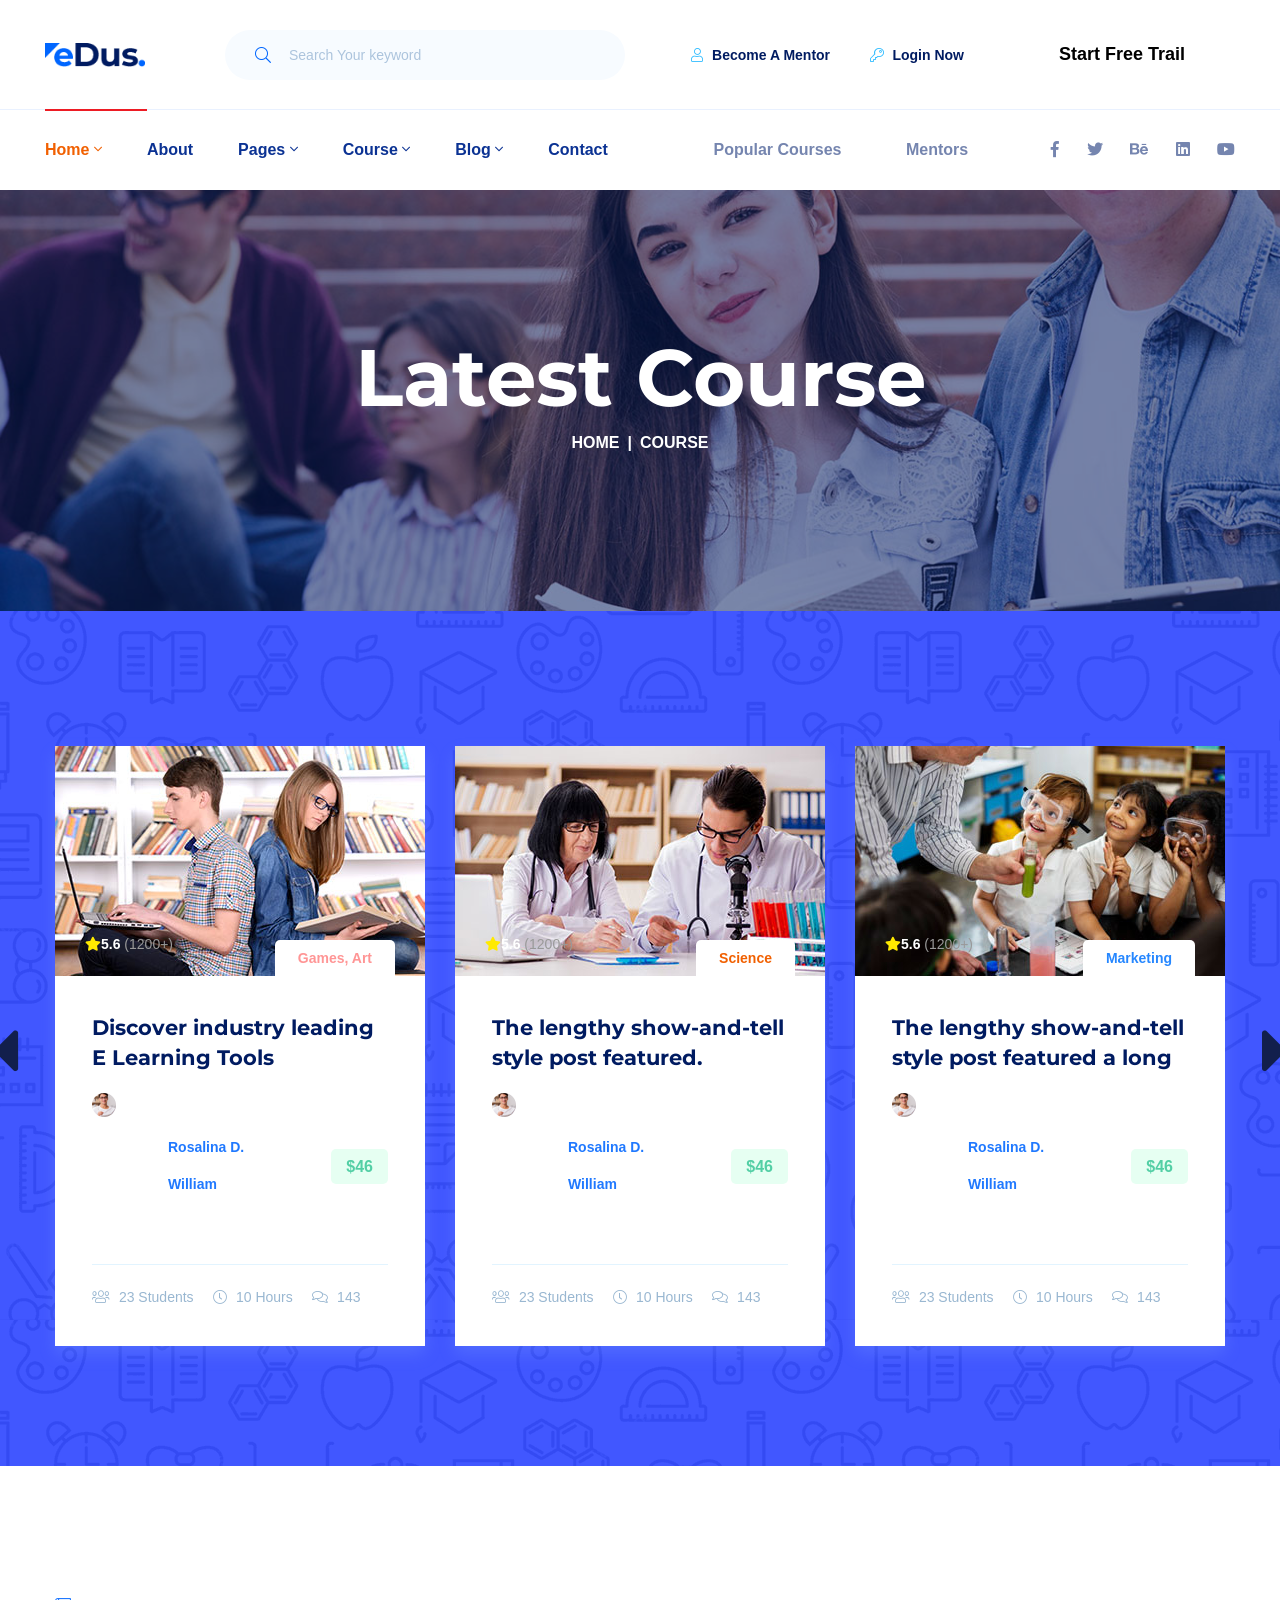
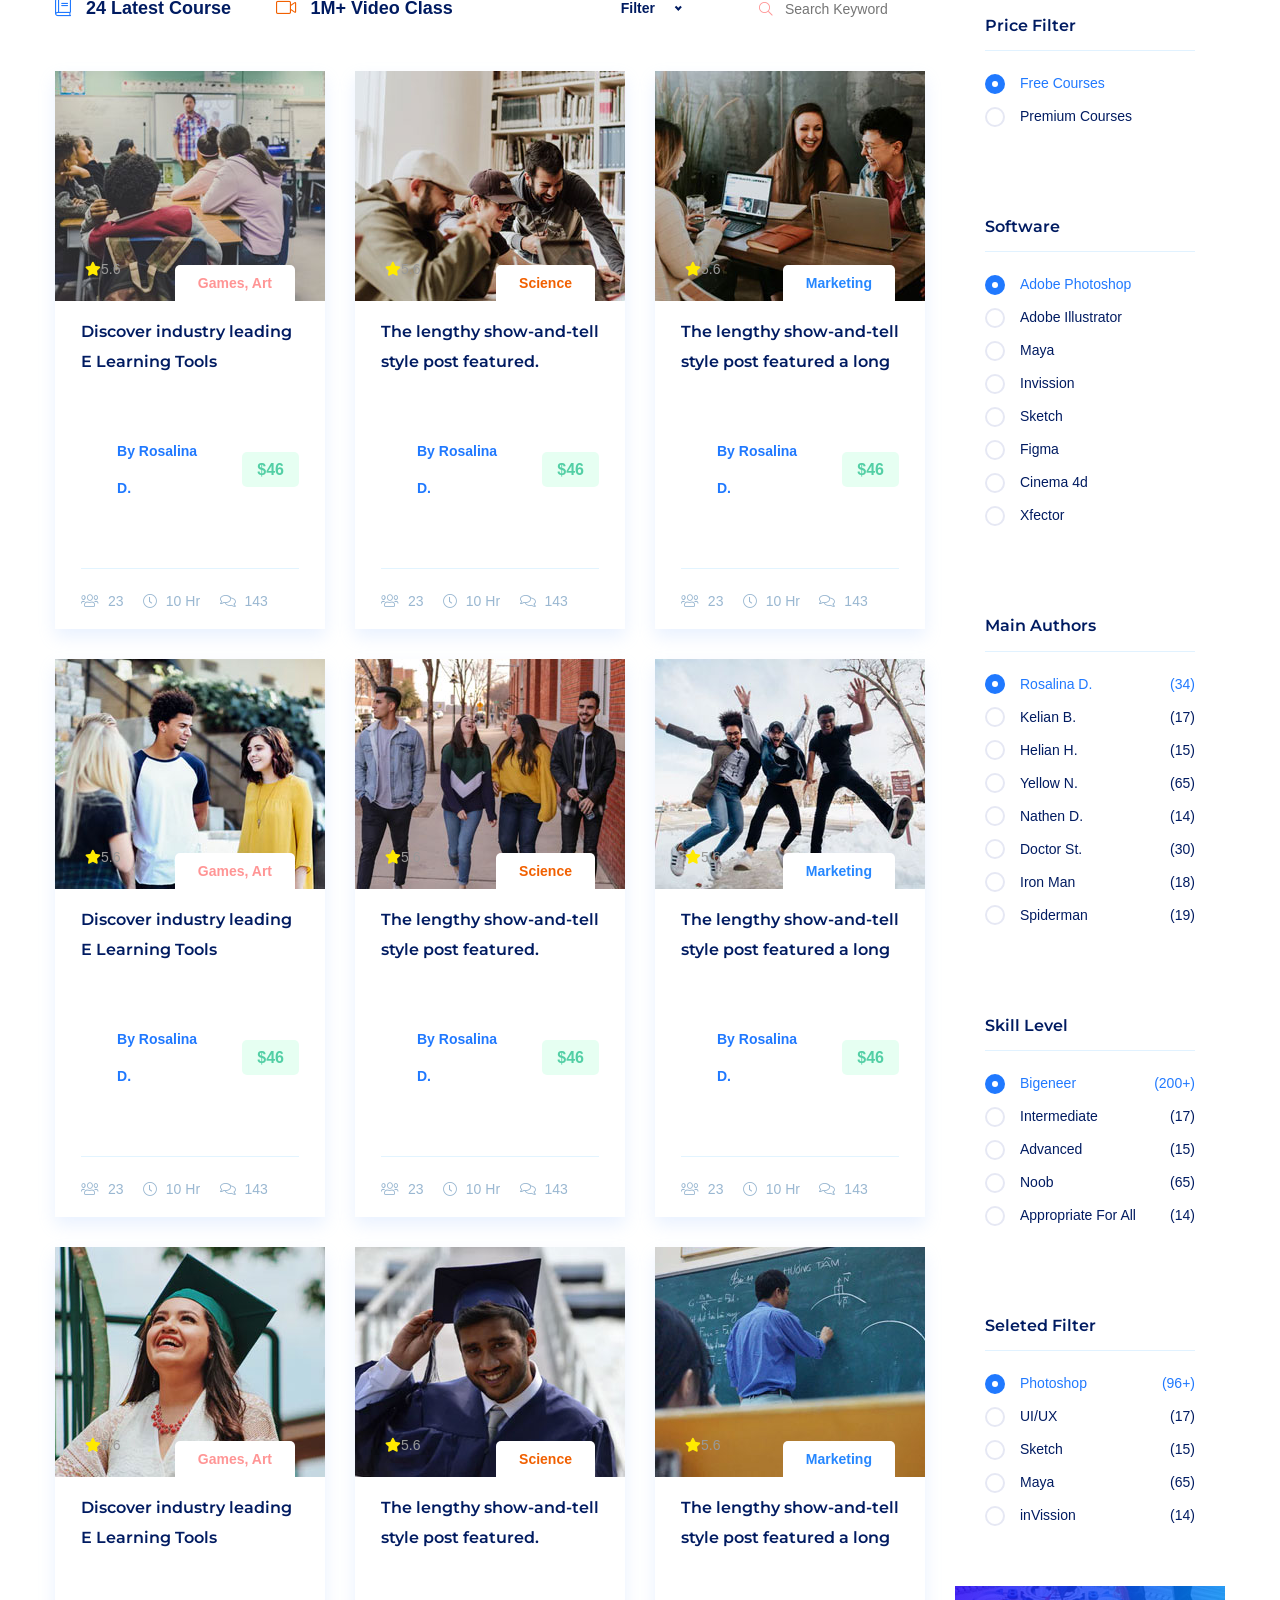
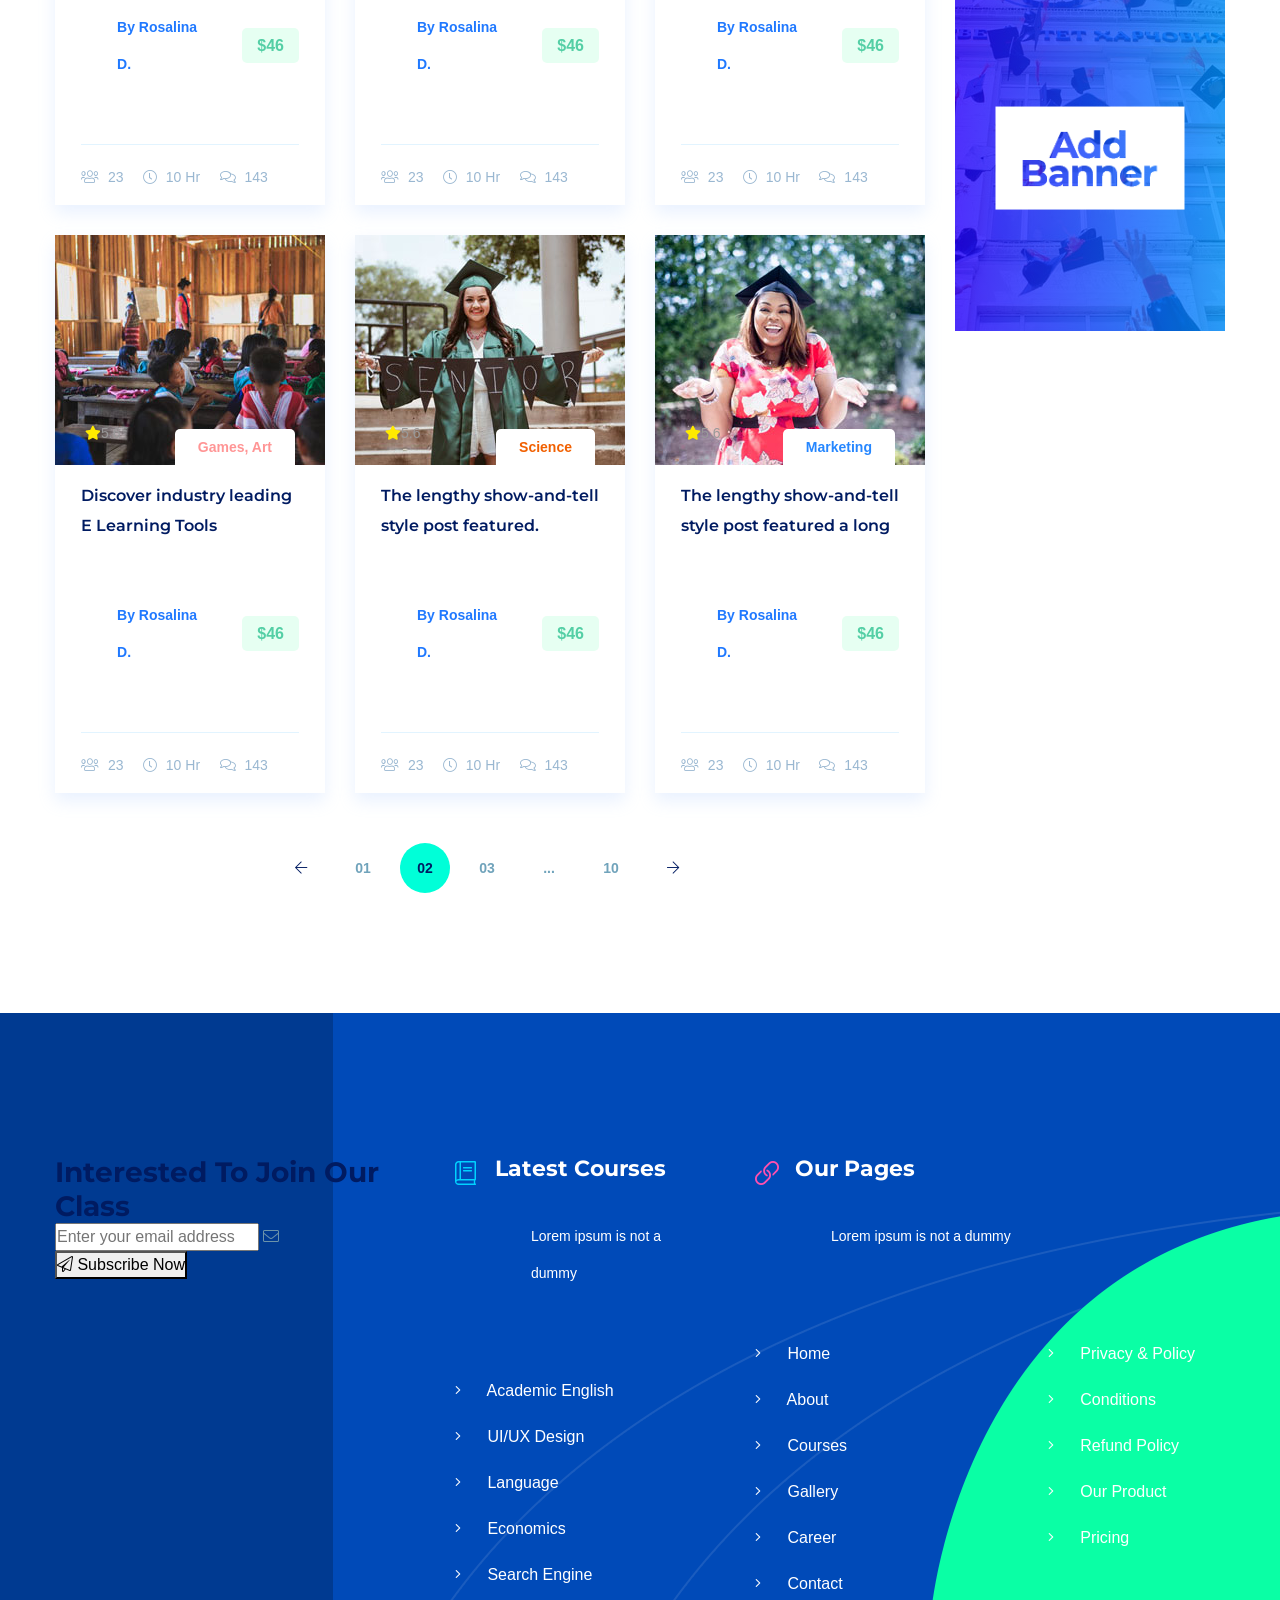
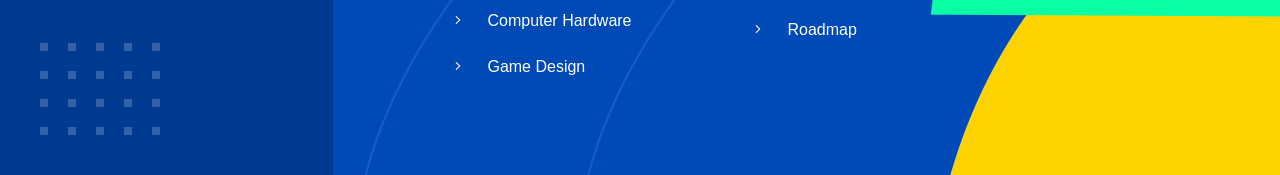
<file: course-grid.html>
<!doctype html>
<html lang="en">


<!-- Mirrored from themeforest.kreativdev.com/edus/course-grid.html by HTTrack Website Copier/3.x [XR&CO'2014], Wed, 21 May 2025 05:02:31 GMT -->
<head>

    <!--====== Required meta tags ======-->
    <meta charset="utf-8">
    <meta http-equiv="x-ua-compatible" content="ie=edge">
    <meta name="description" content="">
    <meta name="viewport" content="width=device-width, initial-scale=1, shrink-to-fit=no">

    <!--====== Title ======-->
    <title>Edus - LMS & Online Education Learning HTML Template</title>

    <!--====== Favicon Icon ======-->
    <link rel="shortcut icon" href="assets/images/favicon.ico" type="image/png">

    <!--====== animate css ======-->
    <link rel="stylesheet" href="assets/css/animate.min.css">

    <!--====== Bootstrap css ======-->
    <link rel="stylesheet" href="assets/css/bootstrap.min.css">

    <!--====== Fontawesome css ======-->
    <link rel="stylesheet" href="assets/css/all.css">

    <!--====== Magnific Popup css ======-->
    <link rel="stylesheet" href="assets/css/magnific-popup.css">

    <!--====== Slick css ======-->
    <link rel="stylesheet" href="assets/css/owl.carousel.min.css">

    <!--====== nice select css ======-->
    <link rel="stylesheet" href="assets/css/nice-select.css">

    <!--====== Slick css ======-->
    <link rel="stylesheet" href="assets/css/slick.css">

    <!--====== Default css ======-->
    <link rel="stylesheet" href="assets/css/default.css">

    <!--====== Style css ======-->
    <link rel="stylesheet" href="assets/css/style.css">


</head>

<body>

    <!--====== PRELOADER PART START ======-->
    
    <div id="preloader">
        <div id="status">
            <div class="spinner">
                <div class="rect1"></div>
                <div class="rect2"></div>
                <div class="rect3"></div>
                <div class="rect4"></div>
                <div class="rect5"></div>
            </div>
        </div>
    </div>
    
    <!--====== PRELOADER PART ENDS ======-->

    <!--====== HEADER PART START ======-->

    <header class="header-area">
        <div class="header-top">
            <div class="container-fluid">
                <div class="row">
                    <div class="col-lg-6 col-md-7 col-sm-5">
                        <div class="header-logo d-flex align-items-center justify-content-center justify-content-sm-start">
                            <div class="logo"><a href="index.html"><img src="assets/images/logo.png" alt="logo"></a></div>
                            <form class="d-none d-md-inline-block" action="#">
                                <div class="input-box">
                                    <i class="fal fa-search"></i>
                                    <input type="text" placeholder="Search Your keyword">
                                </div>
                            </form>
                        </div>
                    </div>
                    <div class="col-lg-6 col-md-5 col-sm-7">
                        <div class="header-btns d-flex align-items-center justify-content-center justify-content-sm-end">
                            <ul>
                                <li><a href="#"><i class="fal fa-user"></i> Become A Mentor</a></li>
                                <li><a href="#"><i class="fal fa-key"></i> Login Now</a></li>
                            </ul>
                            <div class="trial-btns d-none d-lg-block">
                                <a href="#">Start Free Trail</a>
                            </div>
                        </div>
                    </div>
                </div>
            </div>
        </div>
        <div class="header-menu">
            <div class="navigation">
                <div class="container-fluid">
                    <div class="row">
                        <div class="col-lg-12">
                            <nav class="navbar navbar-expand-lg">
                                <button class="navbar-toggler" type="button" data-toggle="collapse" data-target="#navbarFive" aria-controls="navbarFive" aria-expanded="false" aria-label="Toggle navigation">
                                    <span class="toggler-icon"></span>
                                    <span class="toggler-icon"></span>
                                    <span class="toggler-icon"></span>
                                </button> <!-- navbar toggler -->
                                <div class="collapse navbar-collapse sub-menu-bar" id="navbarFive">
                                    <ul class="navbar-nav mr-auto">
                                        <li class="nav-item active">
                                            <a class="page-scroll" href="index.html">Home <i class="fal fa-angle-down"></i></a>
                                            <ul class="sub-menu">
                                                <li><a href="index.html">Home 1</a></li>
                                                <li><a href="index-2.html">Home 2</a></li>
                                                <li><a href="index-3.html">Home 3</a></li>
                                            </ul>
                                        </li>
                                        <li class="nav-item">
                                            <a class="page-scroll" href="about.html">About</a>
                                        </li>
                                        <li class="nav-item">
                                            <a class="page-scroll" href="#">Pages <i class="fal fa-angle-down"></i></a>
                                            <ul class="sub-menu">
                                                <li><a href="event.html">event</a></li>
                                                <li><a href="our-events.html">our event</a></li>
                                                <li><a href="event-details.html">event details</a></li>
                                                <li><a href="error.html">error</a></li>
                                                <li><a href="faq.html">faq</a></li>
                                                <li><a href="gallery-full-width.html">gallery</a></li>
                                                <li><a href="instructor.html">instructor</a></li>
                                                <li><a href="mentor-details.html">mentor details</a></li>
                                                <li><a href="pricing.html">pricing</a></li>
                                                <li><a href="shop.html">shop</a></li>
                                                <li><a href="shop-details.html">shop details</a></li>
                                            </ul>
                                        </li>
                                        <li class="nav-item">
                                            <a class="page-scroll" href="#">Course <i class="fal fa-angle-down"></i></a>
                                            <ul class="sub-menu">
                                                <li><a href="course-grid.html">course grid</a></li>
                                                <li><a href="course-list.html">course list</a></li>
                                                <li><a href="course-details.html">course details</a></li>
                                            </ul>
                                        </li>
                                        <li class="nav-item">
                                            <a class="page-scroll" href="#">Blog <i class="fal fa-angle-down"></i></a>
                                            <ul class="sub-menu">
                                                <li><a href="blog-standard.html">blog standard</a></li>
                                                <li><a href="blog-grid.html">blog grid</a></li>
                                                <li><a href="blog-details.html">blog details</a></li>
                                            </ul>
                                        </li>
                                        <li class="nav-item">
                                            <a class="page-scroll" href="contact.html">Contact</a>
                                        </li>
                                    </ul>
                                </div>

                                <div class="navbar-item d-flex align-items-center">
                                    <div class="menu-btns">
                                        <ul>
                                            <li><a href="#">Popular Courses</a></li>
                                            <li><a href="#">Mentors</a></li>
                                        </ul>
                                    </div>
                                    <div class="menu-icon d-none d-lg-block">
                                        <ul>
                                            <li><a href="#"><i class="fab fa-facebook-f"></i></a></li>
                                            <li><a href="#"><i class="fab fa-twitter"></i></a></li>
                                            <li><a href="#"><i class="fab fa-behance"></i></a></li>
                                            <li><a href="#"><i class="fab fa-linkedin"></i></a></li>
                                            <li><a href="#"><i class="fab fa-youtube"></i></a></li>
                                        </ul>
                                    </div>
                                </div>
                            </nav> <!-- navbar -->
                        </div>
                    </div> <!-- row -->
                </div> <!-- container -->
            </div>
        </div>
    </header>

    <!--====== HEADER PART ENDS ======-->

    <!--====== PAGE TITLE PART START ======-->

    <div class="page-title bg_cover mt-80 pt-140 pb-140" style="background-image: url(assets/images/page-bg.jpg)">
        <div class="container">
            <div class="row justify-content-center">
                <div class="col-lg-7">
                    <div class="page-title-item text-center">
                        <h3 class="title">Latest Course</h3>
                        <nav aria-label="breadcrumb">
                            <ol class="breadcrumb">
                                <li class="breadcrumb-item"><a href="#">Home</a></li>
                                <li class="breadcrumb-item active" aria-current="page">Course</li>
                            </ol>
                        </nav>
                    </div>
                </div>
            </div>
        </div>
    </div>

    <!--====== PAGE TITLE PART ENDS ======-->

    <!--====== ADVANCE COURSES PART START ======-->

    <section class="advance-courses-area advance-courses-area-2 pb-120 pt-105 bg_cover" style="background-image: url(assets/images/counter-bg-3.png)">
        <div class="container">
            <div class="row courses-active">
                <div class="col-lg-4">
                    <div class="single-courses mt-30">
                        <div class="courses-thumb">
                            <img src="assets/images/courses-1.jpg" alt="courses">
                            <div class="courses-review">
                                <span><span><i class="fas fa-star"></i>5.6</span> (1200+)</span>
                            </div>
                            <div class="corses-thumb-title">
                                <span>Games, Art</span>
                            </div>
                        </div>
                        <div class="courses-content">
                            <a href="#">
                                <h4 class="title">Discover industry leading E Learning Tools</h4>
                            </a>
                            <div class="courses-info d-flex justify-content-between">
                                <div class="item">
                                    <img src="assets/images/courses-info-thumb.png" alt="courses info">
                                    <p>Rosalina D. William</p>
                                </div>
                                <span>$46</span>
                            </div>
                            <ul>
                                <li><i class="fal fa-users"></i> 23 Students</li>
                                <li><i class="fal fa-clock"></i> 10 Hours</li>
                                <li><i class="fal fa-comments"></i> 143</li>
                            </ul>
                        </div>
                    </div>
                </div>
                <div class="col-lg-4">
                    <div class="single-courses mt-30">
                        <div class="courses-thumb">
                            <img src="assets/images/courses-2.jpg" alt="courses">
                            <div class="courses-review">
                                <span><span><i class="fas fa-star"></i>5.6</span> (1200+)</span>
                            </div>
                            <div class="corses-thumb-title item-2">
                                <span>Science</span>
                            </div>
                        </div>
                        <div class="courses-content">
                            <a href="#">
                                <h4 class="title">The lengthy show-and-tell style post featured.</h4>
                            </a>
                            <div class="courses-info d-flex justify-content-between">
                                <div class="item">
                                    <img src="assets/images/courses-info-thumb.png" alt="courses info">
                                    <p>Rosalina D. William</p>
                                </div>
                                <span>$46</span>
                            </div>
                            <ul>
                                <li><i class="fal fa-users"></i> 23 Students</li>
                                <li><i class="fal fa-clock"></i> 10 Hours</li>
                                <li><i class="fal fa-comments"></i> 143</li>
                            </ul>
                        </div>
                    </div>
                </div>
                <div class="col-lg-4">
                    <div class="single-courses mt-30">
                        <div class="courses-thumb">
                            <img src="assets/images/courses-3.jpg" alt="courses">
                            <div class="courses-review">
                                <span><span><i class="fas fa-star"></i>5.6</span> (1200+)</span>
                            </div>
                            <div class="corses-thumb-title item-3">
                                <span>Marketing</span>
                            </div>
                        </div>
                        <div class="courses-content">
                            <a href="#">
                                <h4 class="title">The lengthy show-and-tell style post featured a long</h4>
                            </a>
                            <div class="courses-info d-flex justify-content-between">
                                <div class="item">
                                    <img src="assets/images/courses-info-thumb.png" alt="courses info">
                                    <p>Rosalina D. William</p>
                                </div>
                                <span>$46</span>
                            </div>
                            <ul>
                                <li><i class="fal fa-users"></i> 23 Students</li>
                                <li><i class="fal fa-clock"></i> 10 Hours</li>
                                <li><i class="fal fa-comments"></i> 143</li>
                            </ul>
                        </div>
                    </div>
                </div>
                <div class="col-lg-4">
                    <div class="single-courses mt-30">
                        <div class="courses-thumb">
                            <img src="assets/images/courses-2.jpg" alt="courses">
                            <div class="courses-review">
                                <span><span><i class="fas fa-star"></i>5.6</span> (1200+)</span>
                            </div>
                            <div class="corses-thumb-title item-2">
                                <span>Science</span>
                            </div>
                        </div>
                        <div class="courses-content">
                            <a href="#">
                                <h4 class="title">The lengthy show-and-tell style post featured.</h4>
                            </a>
                            <div class="courses-info d-flex justify-content-between">
                                <div class="item">
                                    <img src="assets/images/courses-info-thumb.png" alt="courses info">
                                    <p>Rosalina D. William</p>
                                </div>
                                <span>$46</span>
                            </div>
                            <ul>
                                <li><i class="fal fa-users"></i> 23 Students</li>
                                <li><i class="fal fa-clock"></i> 10 Hours</li>
                                <li><i class="fal fa-comments"></i> 143</li>
                            </ul>
                        </div>
                    </div>
                </div>
            </div>
        </div>
    </section>

    <!--====== ADVANCE COURSES PART ENDS ======-->

    <!--====== COURSE GRID PART START ======-->

    <section class="course-grid-area pt-90 pb-120">
        <div class="container">
            <div class="row justify-content-center">
                <div class="col-lg-9">
                    <div class="course-grid mt-30">
                        <div class="course-grid-top d-sm-flex d-block justify-content-between align-items-center">
                            <div class="course-info">
                                <ul>
                                    <li><i class="fal fa-book"></i> 24 Latest Course</li>
                                    <li><i class="fal fa-video"></i> 1M+ Video Class</li>
                                </ul>
                            </div>
                            <div class="course-filter d-block align-items-center d-sm-flex">
                                <select>
                                    <option data-display="Filter">Filter 1</option>
                                    <option value="1">Filter 2</option>
                                    <option value="2">Filter 3</option>
                                    <option value="3">Filter 4</option>
                                    <option value="4">Filter 5</option>
                                </select>
                                <div class="input-box">
                                    <i class="fal fa-search"></i>
                                    <input type="text" placeholder="Search Keyword">
                                </div>
                            </div>
                        </div>
                    </div>
                    <div class="row mt-10 justify-content-center">
                        <div class="col-lg-4 col-md-6 col-sm-8">
                            <div class="single-courses mt-30">
                                <div class="courses-thumb">
                                    <img src="assets/images/courses-grid-1.jpg" alt="courses">
                                    <div class="courses-review">
                                        <span><i class="fas fa-star"></i>5.6</span>
                                    </div>
                                    <div class="corses-thumb-title">
                                        <span>Games, Art</span>
                                    </div>
                                </div>
                                <div class="courses-content">
                                    <a href="#">
                                        <h4 class="title">Discover industry leading E Learning Tools</h4>
                                    </a>
                                    <div class="courses-info d-flex justify-content-between">
                                        <div class="item">
                                            <p>By Rosalina D.</p>
                                        </div>
                                        <span>$46</span>
                                    </div>
                                    <ul>
                                        <li><i class="fal fa-users"></i> 23</li>
                                        <li><i class="fal fa-clock"></i> 10 Hr</li>
                                        <li><i class="fal fa-comments"></i> 143</li>
                                    </ul>
                                </div>
                            </div>
                        </div>
                        <div class="col-lg-4 col-md-6 col-sm-8">
                            <div class="single-courses mt-30">
                                <div class="courses-thumb">
                                    <img src="assets/images/courses-grid-2.jpg" alt="courses">
                                    <div class="courses-review">
                                        <span><i class="fas fa-star"></i>5.6</span>
                                    </div>
                                    <div class="corses-thumb-title item-2">
                                        <span>Science</span>
                                    </div>
                                </div>
                                <div class="courses-content">
                                    <a href="#">
                                        <h4 class="title">The lengthy show-and-tell style post featured.</h4>
                                    </a>
                                    <div class="courses-info d-flex justify-content-between">
                                        <div class="item">
                                            <p>By Rosalina D.</p>
                                        </div>
                                        <span>$46</span>
                                    </div>
                                    <ul>
                                        <li><i class="fal fa-users"></i> 23</li>
                                        <li><i class="fal fa-clock"></i> 10 Hr</li>
                                        <li><i class="fal fa-comments"></i> 143</li>
                                    </ul>
                                </div>
                            </div>
                        </div>
                        <div class="col-lg-4 col-md-6 col-sm-8">
                            <div class="single-courses mt-30">
                                <div class="courses-thumb">
                                    <img src="assets/images/courses-grid-3.jpg" alt="courses">
                                    <div class="courses-review">
                                        <span><i class="fas fa-star"></i>5.6</span>
                                    </div>
                                    <div class="corses-thumb-title item-3">
                                        <span>Marketing</span>
                                    </div>
                                </div>
                                <div class="courses-content">
                                    <a href="#">
                                        <h4 class="title">The lengthy show-and-tell style post featured a long</h4>
                                    </a>
                                    <div class="courses-info d-flex justify-content-between">
                                        <div class="item">
                                            <p>By Rosalina D.</p>
                                        </div>
                                        <span>$46</span>
                                    </div>
                                    <ul>
                                        <li><i class="fal fa-users"></i> 23</li>
                                        <li><i class="fal fa-clock"></i> 10 Hr</li>
                                        <li><i class="fal fa-comments"></i> 143</li>
                                    </ul>
                                </div>
                            </div>
                        </div>
                        <div class="col-lg-4 col-md-6 col-sm-8">
                            <div class="single-courses mt-30">
                                <div class="courses-thumb">
                                    <img src="assets/images/courses-grid-4.jpg" alt="courses">
                                    <div class="courses-review">
                                        <span><i class="fas fa-star"></i>5.6</span>
                                    </div>
                                    <div class="corses-thumb-title">
                                        <span>Games, Art</span>
                                    </div>
                                </div>
                                <div class="courses-content">
                                    <a href="#">
                                        <h4 class="title">Discover industry leading E Learning Tools</h4>
                                    </a>
                                    <div class="courses-info d-flex justify-content-between">
                                        <div class="item">
                                            <p>By Rosalina D.</p>
                                        </div>
                                        <span>$46</span>
                                    </div>
                                    <ul>
                                        <li><i class="fal fa-users"></i> 23</li>
                                        <li><i class="fal fa-clock"></i> 10 Hr</li>
                                        <li><i class="fal fa-comments"></i> 143</li>
                                    </ul>
                                </div>
                            </div>
                        </div>
                        <div class="col-lg-4 col-md-6 col-sm-8">
                            <div class="single-courses mt-30">
                                <div class="courses-thumb">
                                    <img src="assets/images/courses-grid-5.jpg" alt="courses">
                                    <div class="courses-review">
                                        <span><i class="fas fa-star"></i>5.6</span>
                                    </div>
                                    <div class="corses-thumb-title item-2">
                                        <span>Science</span>
                                    </div>
                                </div>
                                <div class="courses-content">
                                    <a href="#">
                                        <h4 class="title">The lengthy show-and-tell style post featured.</h4>
                                    </a>
                                    <div class="courses-info d-flex justify-content-between">
                                        <div class="item">
                                            <p>By Rosalina D.</p>
                                        </div>
                                        <span>$46</span>
                                    </div>
                                    <ul>
                                        <li><i class="fal fa-users"></i> 23</li>
                                        <li><i class="fal fa-clock"></i> 10 Hr</li>
                                        <li><i class="fal fa-comments"></i> 143</li>
                                    </ul>
                                </div>
                            </div>
                        </div>
                        <div class="col-lg-4 col-md-6 col-sm-8">
                            <div class="single-courses mt-30">
                                <div class="courses-thumb">
                                    <img src="assets/images/courses-grid-6.jpg" alt="courses">
                                    <div class="courses-review">
                                        <span><i class="fas fa-star"></i>5.6</span>
                                    </div>
                                    <div class="corses-thumb-title item-3">
                                        <span>Marketing</span>
                                    </div>
                                </div>
                                <div class="courses-content">
                                    <a href="#">
                                        <h4 class="title">The lengthy show-and-tell style post featured a long</h4>
                                    </a>
                                    <div class="courses-info d-flex justify-content-between">
                                        <div class="item">
                                            <p>By Rosalina D.</p>
                                        </div>
                                        <span>$46</span>
                                    </div>
                                    <ul>
                                        <li><i class="fal fa-users"></i> 23</li>
                                        <li><i class="fal fa-clock"></i> 10 Hr</li>
                                        <li><i class="fal fa-comments"></i> 143</li>
                                    </ul>
                                </div>
                            </div>
                        </div>
                        <div class="col-lg-4 col-md-6 col-sm-8">
                            <div class="single-courses mt-30">
                                <div class="courses-thumb">
                                    <img src="assets/images/courses-grid-7.jpg" alt="courses">
                                    <div class="courses-review">
                                        <span><i class="fas fa-star"></i>5.6</span>
                                    </div>
                                    <div class="corses-thumb-title">
                                        <span>Games, Art</span>
                                    </div>
                                </div>
                                <div class="courses-content">
                                    <a href="#">
                                        <h4 class="title">Discover industry leading E Learning Tools</h4>
                                    </a>
                                    <div class="courses-info d-flex justify-content-between">
                                        <div class="item">
                                            <p>By Rosalina D.</p>
                                        </div>
                                        <span>$46</span>
                                    </div>
                                    <ul>
                                        <li><i class="fal fa-users"></i> 23</li>
                                        <li><i class="fal fa-clock"></i> 10 Hr</li>
                                        <li><i class="fal fa-comments"></i> 143</li>
                                    </ul>
                                </div>
                            </div>
                        </div>
                        <div class="col-lg-4 col-md-6 col-sm-8">
                            <div class="single-courses mt-30">
                                <div class="courses-thumb">
                                    <img src="assets/images/courses-grid-8.jpg" alt="courses">
                                    <div class="courses-review">
                                        <span><i class="fas fa-star"></i>5.6</span>
                                    </div>
                                    <div class="corses-thumb-title item-2">
                                        <span>Science</span>
                                    </div>
                                </div>
                                <div class="courses-content">
                                    <a href="#">
                                        <h4 class="title">The lengthy show-and-tell style post featured.</h4>
                                    </a>
                                    <div class="courses-info d-flex justify-content-between">
                                        <div class="item">
                                            <p>By Rosalina D.</p>
                                        </div>
                                        <span>$46</span>
                                    </div>
                                    <ul>
                                        <li><i class="fal fa-users"></i> 23</li>
                                        <li><i class="fal fa-clock"></i> 10 Hr</li>
                                        <li><i class="fal fa-comments"></i> 143</li>
                                    </ul>
                                </div>
                            </div>
                        </div>
                        <div class="col-lg-4 col-md-6 col-sm-8">
                            <div class="single-courses mt-30">
                                <div class="courses-thumb">
                                    <img src="assets/images/courses-grid-9.jpg" alt="courses">
                                    <div class="courses-review">
                                        <span><i class="fas fa-star"></i>5.6</span>
                                    </div>
                                    <div class="corses-thumb-title item-3">
                                        <span>Marketing</span>
                                    </div>
                                </div>
                                <div class="courses-content">
                                    <a href="#">
                                        <h4 class="title">The lengthy show-and-tell style post featured a long</h4>
                                    </a>
                                    <div class="courses-info d-flex justify-content-between">
                                        <div class="item">
                                            <p>By Rosalina D.</p>
                                        </div>
                                        <span>$46</span>
                                    </div>
                                    <ul>
                                        <li><i class="fal fa-users"></i> 23</li>
                                        <li><i class="fal fa-clock"></i> 10 Hr</li>
                                        <li><i class="fal fa-comments"></i> 143</li>
                                    </ul>
                                </div>
                            </div>
                        </div>
                        <div class="col-lg-4 col-md-6 col-sm-8">
                            <div class="single-courses mt-30">
                                <div class="courses-thumb">
                                    <img src="assets/images/courses-grid-10.jpg" alt="courses">
                                    <div class="courses-review">
                                        <span><i class="fas fa-star"></i>5.6</span>
                                    </div>
                                    <div class="corses-thumb-title">
                                        <span>Games, Art</span>
                                    </div>
                                </div>
                                <div class="courses-content">
                                    <a href="#">
                                        <h4 class="title">Discover industry leading E Learning Tools</h4>
                                    </a>
                                    <div class="courses-info d-flex justify-content-between">
                                        <div class="item">
                                            <p>By Rosalina D.</p>
                                        </div>
                                        <span>$46</span>
                                    </div>
                                    <ul>
                                        <li><i class="fal fa-users"></i> 23</li>
                                        <li><i class="fal fa-clock"></i> 10 Hr</li>
                                        <li><i class="fal fa-comments"></i> 143</li>
                                    </ul>
                                </div>
                            </div>
                        </div>
                        <div class="col-lg-4 col-md-6 col-sm-8">
                            <div class="single-courses mt-30">
                                <div class="courses-thumb">
                                    <img src="assets/images/courses-grid-11.jpg" alt="courses">
                                    <div class="courses-review">
                                        <span><i class="fas fa-star"></i>5.6</span>
                                    </div>
                                    <div class="corses-thumb-title item-2">
                                        <span>Science</span>
                                    </div>
                                </div>
                                <div class="courses-content">
                                    <a href="#">
                                        <h4 class="title">The lengthy show-and-tell style post featured.</h4>
                                    </a>
                                    <div class="courses-info d-flex justify-content-between">
                                        <div class="item">
                                            <p>By Rosalina D.</p>
                                        </div>
                                        <span>$46</span>
                                    </div>
                                    <ul>
                                        <li><i class="fal fa-users"></i> 23</li>
                                        <li><i class="fal fa-clock"></i> 10 Hr</li>
                                        <li><i class="fal fa-comments"></i> 143</li>
                                    </ul>
                                </div>
                            </div>
                        </div>
                        <div class="col-lg-4 col-md-6 col-sm-8">
                            <div class="single-courses mt-30">
                                <div class="courses-thumb">
                                    <img src="assets/images/courses-grid-12.jpg" alt="courses">
                                    <div class="courses-review">
                                        <span><i class="fas fa-star"></i>5.6</span>
                                    </div>
                                    <div class="corses-thumb-title item-3">
                                        <span>Marketing</span>
                                    </div>
                                </div>
                                <div class="courses-content">
                                    <a href="#">
                                        <h4 class="title">The lengthy show-and-tell style post featured a long</h4>
                                    </a>
                                    <div class="courses-info d-flex justify-content-between">
                                        <div class="item">
                                            <p>By Rosalina D.</p>
                                        </div>
                                        <span>$46</span>
                                    </div>
                                    <ul>
                                        <li><i class="fal fa-users"></i> 23</li>
                                        <li><i class="fal fa-clock"></i> 10 Hr</li>
                                        <li><i class="fal fa-comments"></i> 143</li>
                                    </ul>
                                </div>
                            </div>
                        </div>
                        <div class="col-lg-12">
                            <div class="pagination-item d-flex justify-content-center mt-50">
                                <nav aria-label="Page navigation example">
                                    <ul class="pagination">
                                        <li class="page-item">
                                            <a class="page-link" href="#" aria-label="Previous">
                                                <span aria-hidden="true"><i class="fal fa-arrow-left"></i></span>
                                            </a>
                                        </li>
                                        <li class="page-item"><a class="page-link" href="#">01</a></li>
                                        <li class="page-item"><a class="page-link active" href="#">02</a></li>
                                        <li class="page-item"><a class="page-link" href="#">03</a></li>
                                        <li class="page-item"><a class="page-link" href="#">...</a></li>
                                        <li class="page-item"><a class="page-link" href="#">10</a></li>
                                        <li class="page-item">
                                            <a class="page-link" href="#" aria-label="Next">
                                                <span aria-hidden="true"><i class="fal fa-arrow-right"></i></span>
                                            </a>
                                        </li>
                                    </ul>
                                </nav>
                            </div>
                        </div>
                    </div>
                </div>
                <div class="col-lg-3 col-md-6 col-sm-8">
                    <div class="course-sidebar">
                        <div class="course-price-filter white-bg mt-30">
                            <div class="course-title">
                                <h4 class="title">Price Filter</h4>
                            </div>
                            <div class="input-radio-btn">
                                <ul class="radio_common-2 radio_style2">
                                    <li>
                                        <input type="radio" checked="" name="radio1" id="radio1">
                                        <label for="radio1"><span></span>Free Courses</label>
                                    </li>

                                    <li>
                                        <input type="radio" name="radio1" id="radio2">
                                        <label for="radio2"><span></span>Premium Courses</label>
                                    </li>
                                </ul>
                            </div>
                        </div>
                        <div class="course-price-filter white-bg mt-30">
                            <div class="course-title">
                                <h4 class="title">Software</h4>
                            </div>
                            <div class="input-radio-btn">
                                <ul class="radio_common-2 radio_style2">
                                    <li>
                                        <input type="radio" checked="" name="radio2" id="radio3">
                                        <label for="radio3"><span></span>Adobe Photoshop</label>
                                    </li>

                                    <li>
                                        <input type="radio" name="radio2" id="radio4">
                                        <label for="radio4"><span></span>Adobe Illustrator</label>
                                    </li>

                                    <li>
                                        <input type="radio" name="radio2" id="radio5">
                                        <label for="radio5"><span></span>Maya</label>
                                    </li>

                                    <li>
                                        <input type="radio" name="radio2" id="radio6">
                                        <label for="radio6"><span></span>Invission</label>
                                    </li>

                                    <li>
                                        <input type="radio" name="radio2" id="radio7">
                                        <label for="radio7"><span></span>Sketch</label>
                                    </li>

                                    <li>
                                        <input type="radio" name="radio2" id="radio8">
                                        <label for="radio8"><span></span>Figma</label>
                                    </li>

                                    <li>
                                        <input type="radio" name="radio2" id="radio9">
                                        <label for="radio9"><span></span>Cinema 4d</label>
                                    </li>

                                    <li>
                                        <input type="radio" name="radio2" id="radio10">
                                        <label for="radio10"><span></span>Xfector</label>
                                    </li>
                                </ul>
                            </div>
                        </div>
                        <div class="course-price-filter white-bg mt-30">
                            <div class="course-title">
                                <h4 class="title">Main Authors</h4>
                            </div>
                            <div class="input-radio-btn">
                                <ul class="radio_common-2 radio_style2">
                                    <li>
                                        <input type="radio" checked="" name="radio3" id="radio11">
                                        <label for="radio11"><span></span>Rosalina D. <b>(34)</b></label>
                                    </li>

                                    <li>
                                        <input type="radio" name="radio3" id="radio12">
                                        <label for="radio12"><span></span>Kelian B. <b>(17)</b></label>
                                    </li>

                                    <li>
                                        <input type="radio" name="radio3" id="radio13">
                                        <label for="radio13"><span></span>Helian H. <b>(15)</b></label>
                                    </li>

                                    <li>
                                        <input type="radio" name="radio3" id="radio14">
                                        <label for="radio14"><span></span>Yellow N. <b>(65)</b></label>
                                    </li>

                                    <li>
                                        <input type="radio" name="radio3" id="radio15">
                                        <label for="radio15"><span></span>Nathen D. <b>(14)</b></label>
                                    </li>

                                    <li>
                                        <input type="radio" name="radio3" id="radio16">
                                        <label for="radio16"><span></span>Doctor St. <b>(30)</b></label>
                                    </li>

                                    <li>
                                        <input type="radio" name="radio3" id="radio17">
                                        <label for="radio17"><span></span>Iron Man <b>(18)</b></label>
                                    </li>

                                    <li>
                                        <input type="radio" name="radio3" id="radio18">
                                        <label for="radio18"><span></span>Spiderman <b>(19)</b></label>
                                    </li>
                                </ul>
                            </div>
                        </div>
                        <div class="course-price-filter white-bg mt-30">
                            <div class="course-title">
                                <h4 class="title">Skill Level</h4>
                            </div>
                            <div class="input-radio-btn">
                                <ul class="radio_common-2 radio_style2">
                                    <li>
                                        <input type="radio" checked="" name="radio4" id="radio19">
                                        <label for="radio19"><span></span>Bigeneer <b>(200+)</b></label>
                                    </li>

                                    <li>
                                        <input type="radio" name="radio4" id="radio20">
                                        <label for="radio20"><span></span>Intermediate <b>(17)</b></label>
                                    </li>

                                    <li>
                                        <input type="radio" name="radio4" id="radio21">
                                        <label for="radio21"><span></span>Advanced <b>(15)</b></label>
                                    </li>

                                    <li>
                                        <input type="radio" name="radio4" id="radio22">
                                        <label for="radio22"><span></span>Noob <b>(65)</b></label>
                                    </li>

                                    <li>
                                        <input type="radio" name="radio4" id="radio23">
                                        <label for="radio23"><span></span>Appropriate For All <b>(14)</b></label>
                                    </li>
                                </ul>
                            </div>
                        </div>
                        <div class="course-price-filter white-bg mt-30">
                            <div class="course-title">
                                <h4 class="title">Seleted Filter</h4>
                            </div>
                            <div class="input-radio-btn">
                                <ul class="radio_common-2 radio_style2">
                                    <li>
                                        <input type="radio" checked="" name="radio5" id="radio24">
                                        <label for="radio24"><span></span>Photoshop <b>(96+)</b></label>
                                    </li>

                                    <li>
                                        <input type="radio" name="radio5" id="radio25">
                                        <label for="radio25"><span></span>UI/UX <b>(17)</b></label>
                                    </li>

                                    <li>
                                        <input type="radio" name="radio5" id="radio26">
                                        <label for="radio26"><span></span>Sketch <b>(15)</b></label>
                                    </li>

                                    <li>
                                        <input type="radio" name="radio5" id="radio27">
                                        <label for="radio27"><span></span>Maya <b>(65)</b></label>
                                    </li>

                                    <li>
                                        <input type="radio" name="radio5" id="radio28">
                                        <label for="radio28"><span></span>inVission <b>(14)</b></label>
                                    </li>
                                </ul>
                            </div>
                        </div>
                        <div class="course-add mt-30">
                            <img src="assets/images/banner-add-1.jpg" alt="add">
                            <img class="item-2" src="assets/images/add-item.png" alt="">
                        </div>
                    </div>
                </div>
            </div>
        </div>
    </section>

    <!--====== COURSE GRID PART ENDS ======-->

    <!--====== FOOTER PART START ======-->

    <footer class="footer-area footer-area-2">
        <div class="container">
            <div class="row">
                <div class="col-lg-4 col-md-7">
                    <div class="footer-item mt-30">
                        <div class="footer-content">
                            <h3 class="title">Interested To Join Our Class</h3>
                            <form action="#">
                                <div class="input-box">
                                    <input type="text" placeholder="Enter your email address">
                                    <i class="fal fa-envelope"></i>
                                </div>
                                <button type="button"><i class="fal fa-paper-plane"></i> Subscribe Now</button>
                            </form>
                        </div>
                    </div>
                </div>
                <div class="col-lg-3 col-md-5">
                    <div class="footer-item mt-30">
                        <div class="footer-title">
                            <i class="fal fa-book"></i>
                            <h4 class="title">Latest Courses</h4>
                            <p>Lorem ipsum is not a dummy</p>
                        </div>
                        <div class="footer-list-area">
                            <div class="footer-list">
                                <ul>
                                    <li><a href="#"><i class="fal fa-angle-right"></i> Academic English</a></li>
                                    <li><a href="#"><i class="fal fa-angle-right"></i> UI/UX Design</a></li>
                                    <li><a href="#"><i class="fal fa-angle-right"></i> Language</a></li>
                                    <li><a href="#"><i class="fal fa-angle-right"></i> Economics</a></li>
                                    <li><a href="#"><i class="fal fa-angle-right"></i> Search Engine</a></li>
                                    <li><a href="#"><i class="fal fa-angle-right"></i> Computer Hardware</a></li>
                                    <li><a href="#"><i class="fal fa-angle-right"></i> Game Design</a></li>
                                </ul>
                            </div>
                        </div>
                    </div>
                </div>
                <div class="col-lg-5 col-md-7">
                    <div class="footer-item mt-30">
                        <div class="footer-title item-2">
                            <i class="fal fa-link"></i>
                            <h4 class="title">Our Pages</h4>
                            <p>Lorem ipsum is not a dummy</p>
                        </div>
                        <div class="footer-list-area">
                            <div class="footer-list justify-content-between pr-30 d-block d-sm-flex">
                                <ul>
                                    <li><a href="#"><i class="fal fa-angle-right"></i> Home</a></li>
                                    <li><a href="#"><i class="fal fa-angle-right"></i> About</a></li>
                                    <li><a href="#"><i class="fal fa-angle-right"></i> Courses</a></li>
                                    <li><a href="#"><i class="fal fa-angle-right"></i> Gallery</a></li>
                                    <li><a href="#"><i class="fal fa-angle-right"></i> Career</a></li>
                                    <li><a href="#"><i class="fal fa-angle-right"></i> Contact</a></li>
                                    <li><a href="#"><i class="fal fa-angle-right"></i> Roadmap</a></li>
                                </ul>
                                <ul>
                                    <li><a href="#"><i class="fal fa-angle-right"></i> Privacy & Policy</a></li>
                                    <li><a href="#"><i class="fal fa-angle-right"></i> Conditions</a></li>
                                    <li><a href="#"><i class="fal fa-angle-right"></i> Refund Policy</a></li>
                                    <li><a href="#"><i class="fal fa-angle-right"></i> Our Product</a></li>
                                    <li><a href="#"><i class="fal fa-angle-right"></i> Pricing</a></li>
                                </ul>
                            </div>
                        </div>
                    </div>
                </div>
            </div>
        </div>
        <div class="footer-dot">
            <img src="assets/images/footer-dot.png" alt="footer dot">
        </div>
        <div class="footer-shape">
            <img src="assets/images/footer-shape.png" alt="footer shape">
        </div>
    </footer>

    <!--====== FOOTER PART ENDS ======-->

    <!--====== BACK TO TOP ======-->
    <div class="back-to-top">
        <a href="#">
            <i class="fal fa-chevron-double-up"></i>
        </a>
    </div>
    <!--====== BACK TO TOP ======-->







    <!--====== jquery js ======-->
    <script src="assets/js/vendor/modernizr-3.6.0.min.js"></script>
    <script src="assets/js/vendor/jquery-1.12.4.min.js"></script>

    <!--====== Bootstrap js ======-->
    <script src="assets/js/bootstrap.min.js"></script>
    <script src="assets/js/popper.min.js"></script>

    <!--====== Slick js ======-->
    <script src="assets/js/slick.min.js"></script>

    <!--====== Isotope js ======-->
    <script src="assets/js/isotope.pkgd.min.js"></script>

    <!--====== Images Loaded js ======-->
    <script src="assets/js/imagesloaded.pkgd.min.js"></script>

    <!--====== owl carousel js ======-->
    <script src="assets/js/owl.carousel.min.js"></script>

    <!--====== nice select js ======-->
    <script src="assets/js/jquery.nice-select.min.js"></script>

    <!--====== wow js ======-->
    <script src="assets/js/wow.min.js"></script>

    <!--====== counterup js ======-->
    <script src="assets/js/jquery.counterup.min.js"></script>

    <!--====== waypoints js ======-->
    <script src="assets/js/waypoints.min.js"></script>

    <!--====== Magnific Popup js ======-->
    <script src="assets/js/jquery.magnific-popup.min.js"></script>

    <!--====== Ajax Contact js ======-->
    <script src="assets/js/ajax-contact.js"></script>

    <!--====== Main js ======-->
    <script src="assets/js/main.js"></script>

</body>


<!-- Mirrored from themeforest.kreativdev.com/edus/course-grid.html by HTTrack Website Copier/3.x [XR&CO'2014], Wed, 21 May 2025 05:02:35 GMT -->
</html>
</file>
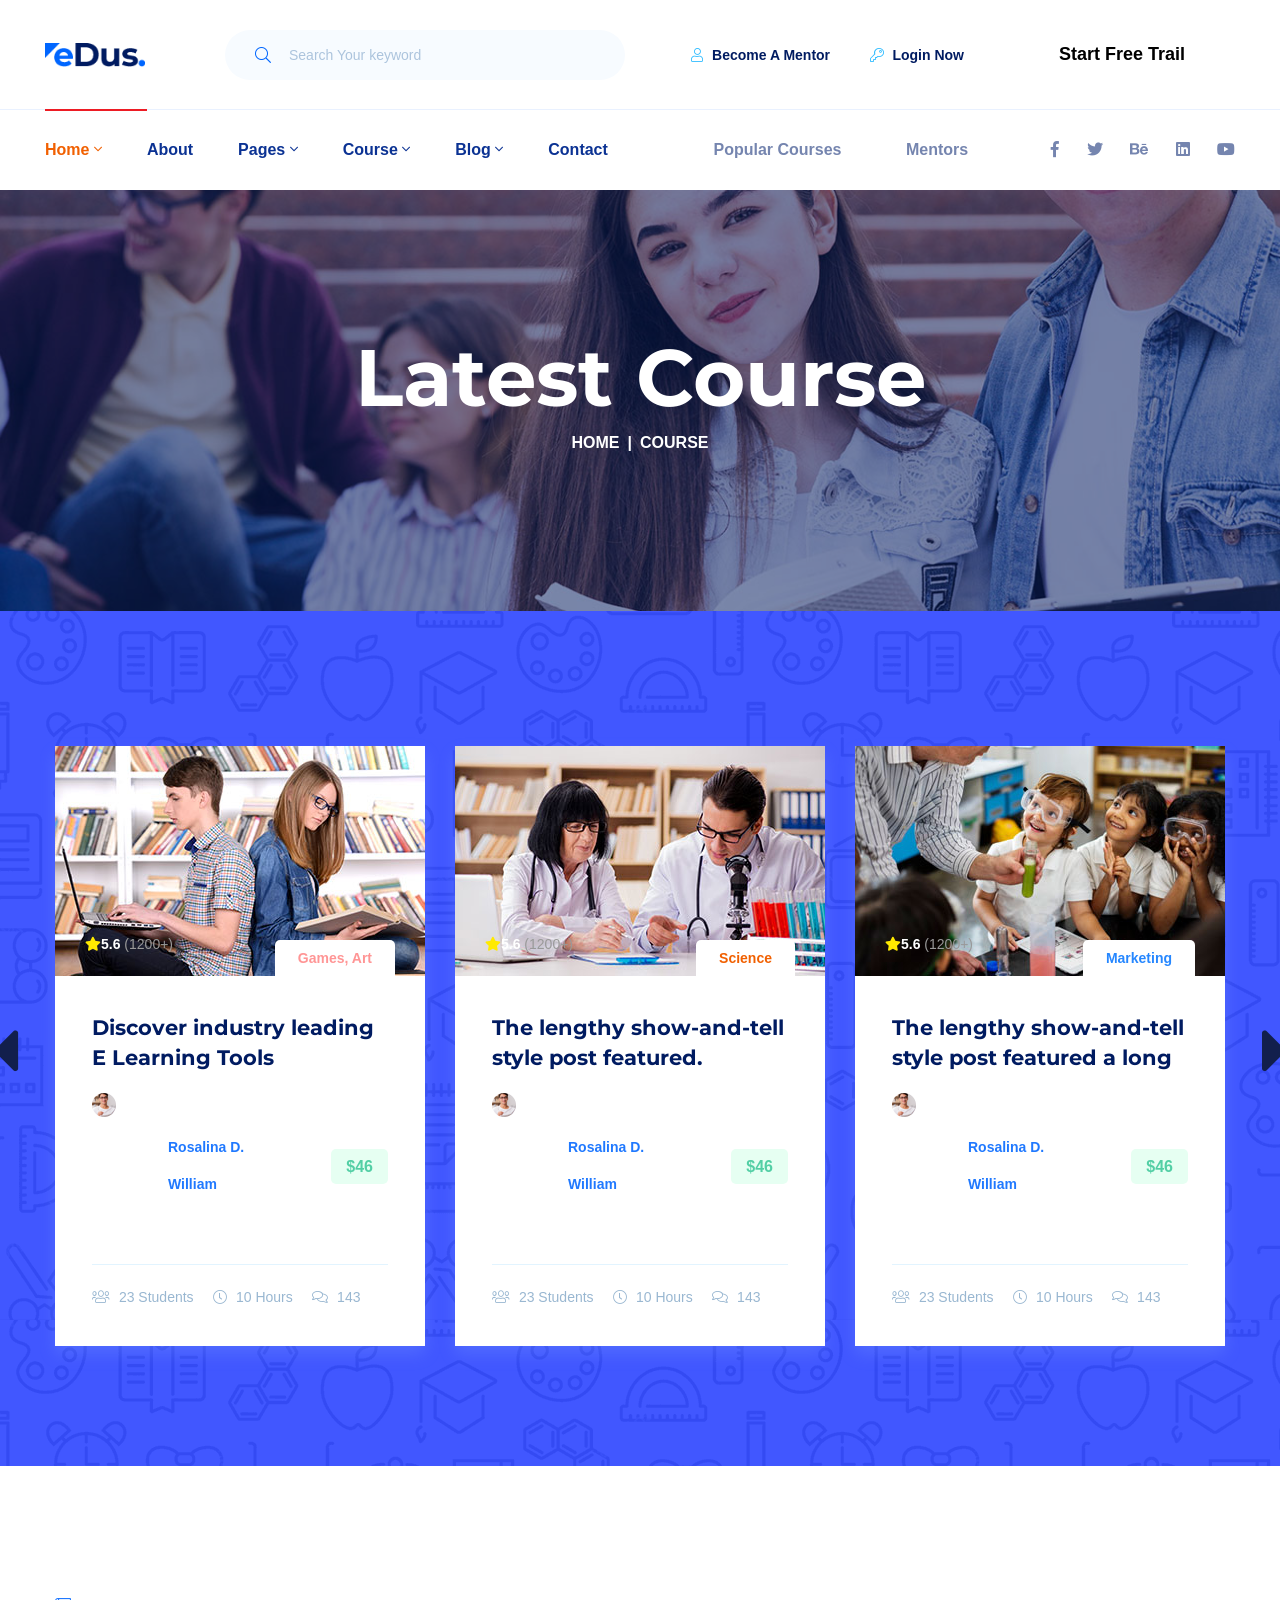
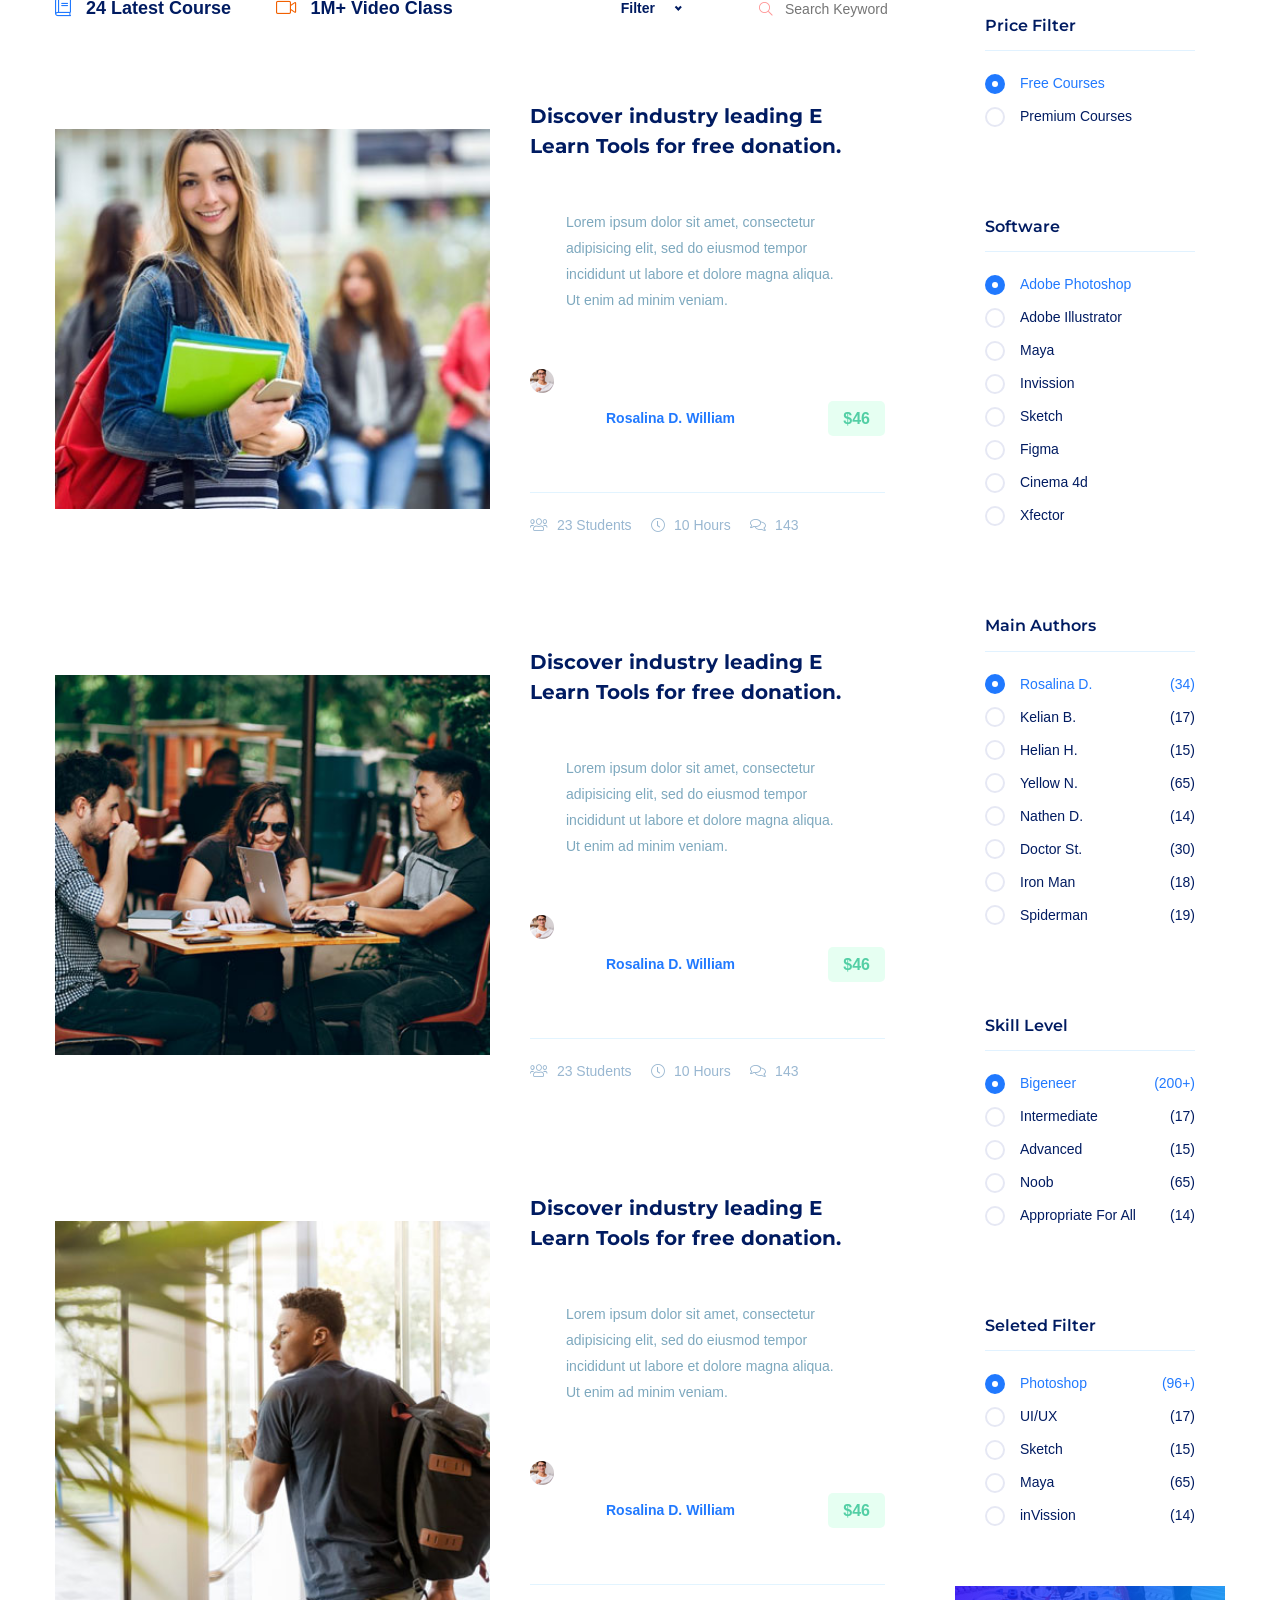
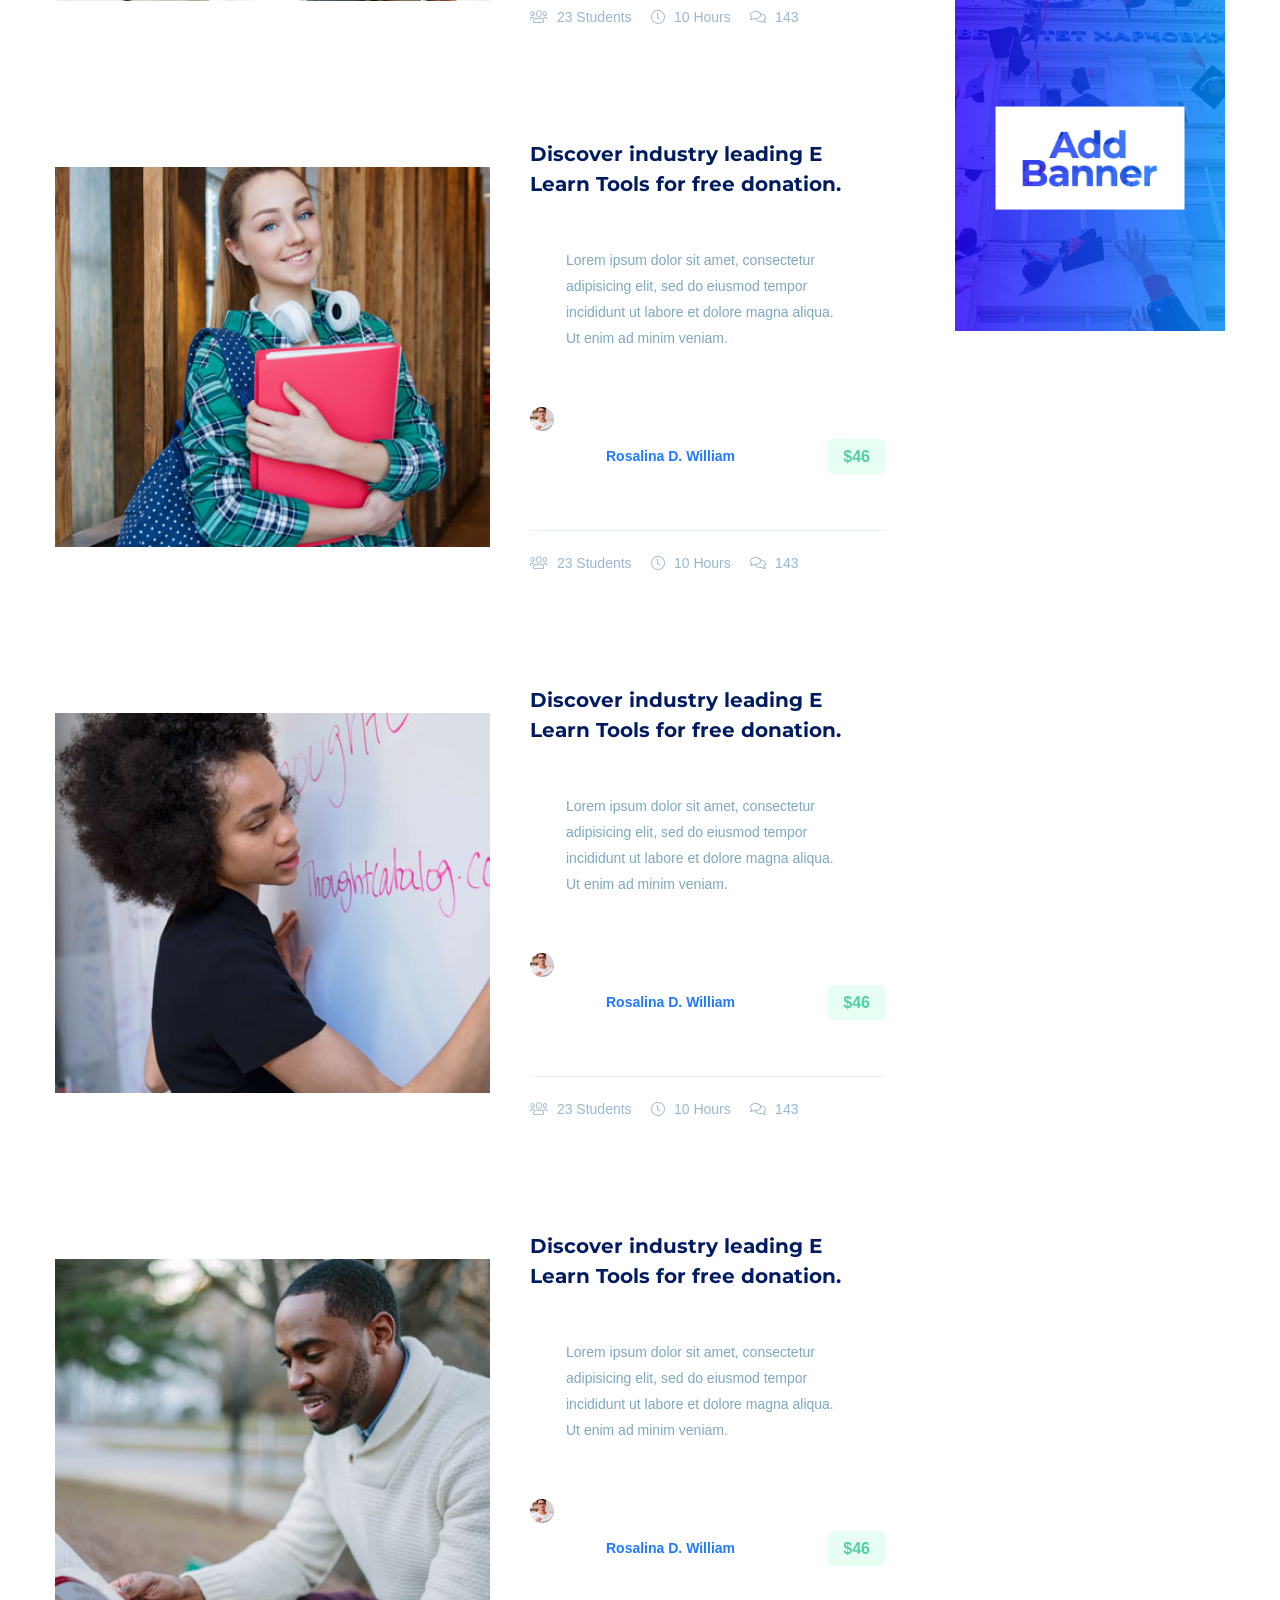
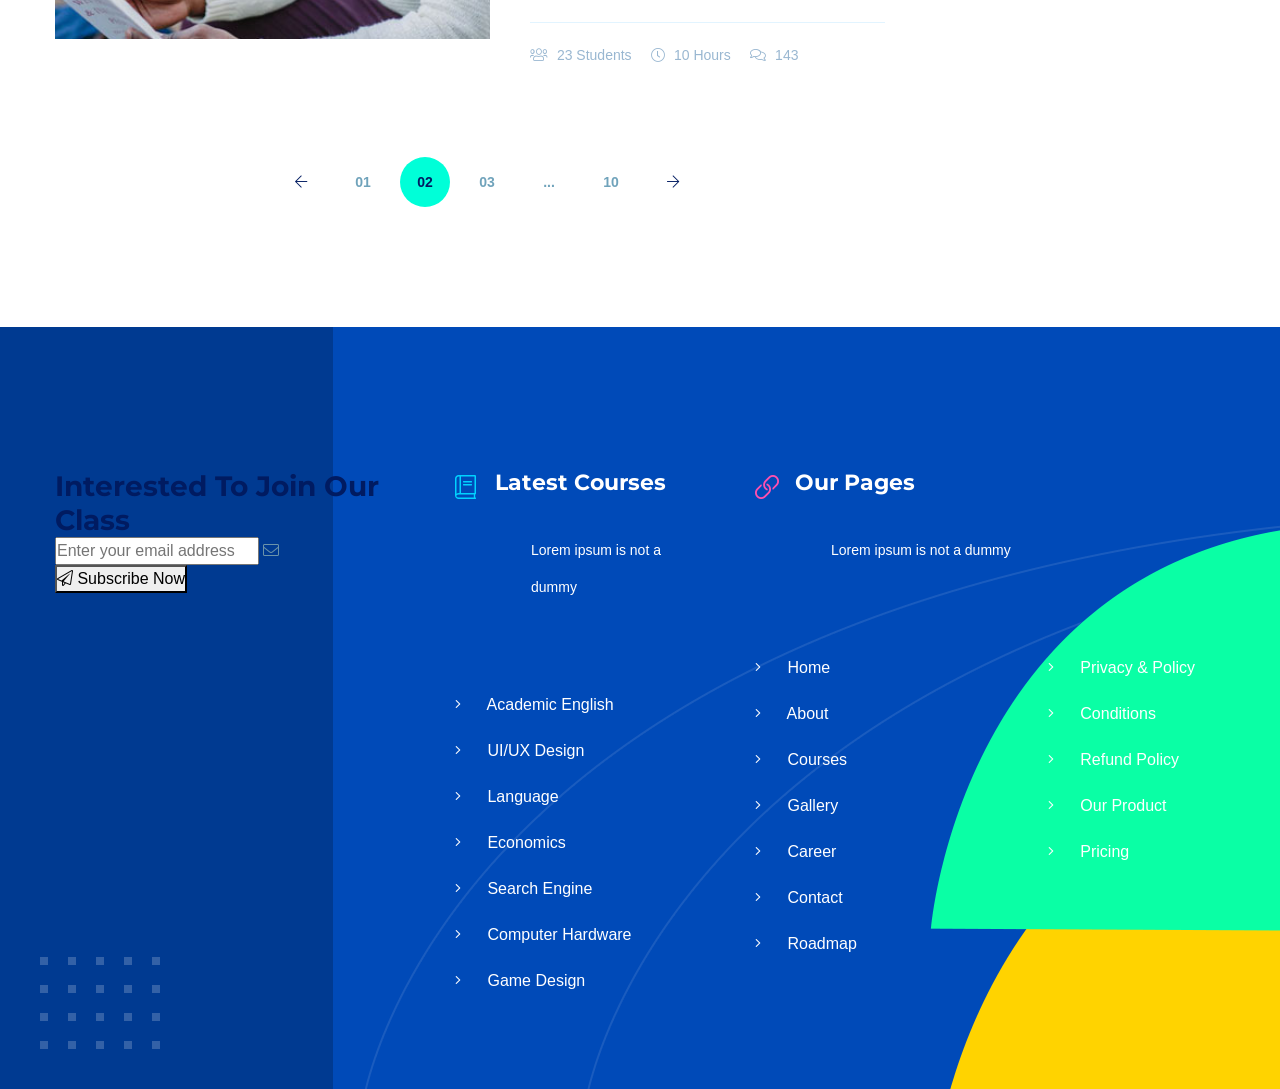
<file: course-list.html>
<!doctype html>
<html lang="en">


<!-- Mirrored from themeforest.kreativdev.com/edus/course-list.html by HTTrack Website Copier/3.x [XR&CO'2014], Wed, 21 May 2025 05:02:35 GMT -->
<head>

    <!--====== Required meta tags ======-->
    <meta charset="utf-8">
    <meta http-equiv="x-ua-compatible" content="ie=edge">
    <meta name="description" content="">
    <meta name="viewport" content="width=device-width, initial-scale=1, shrink-to-fit=no">

    <!--====== Title ======-->
    <title>Edus - LMS & Online Education Learning HTML Template</title>

    <!--====== Favicon Icon ======-->
    <link rel="shortcut icon" href="assets/images/favicon.ico" type="image/png">

    <!--====== animate css ======-->
    <link rel="stylesheet" href="assets/css/animate.min.css">

    <!--====== Bootstrap css ======-->
    <link rel="stylesheet" href="assets/css/bootstrap.min.css">

    <!--====== Fontawesome css ======-->
    <link rel="stylesheet" href="assets/css/all.css">

    <!--====== Magnific Popup css ======-->
    <link rel="stylesheet" href="assets/css/magnific-popup.css">

    <!--====== Slick css ======-->
    <link rel="stylesheet" href="assets/css/owl.carousel.min.css">

    <!--====== nice select css ======-->
    <link rel="stylesheet" href="assets/css/nice-select.css">

    <!--====== Slick css ======-->
    <link rel="stylesheet" href="assets/css/slick.css">

    <!--====== Default css ======-->
    <link rel="stylesheet" href="assets/css/default.css">

    <!--====== Style css ======-->
    <link rel="stylesheet" href="assets/css/style.css">


</head>

<body>

    <!--====== PRELOADER PART START ======-->
    
    <div id="preloader">
        <div id="status">
            <div class="spinner">
                <div class="rect1"></div>
                <div class="rect2"></div>
                <div class="rect3"></div>
                <div class="rect4"></div>
                <div class="rect5"></div>
            </div>
        </div>
    </div>
    
    <!--====== PRELOADER PART ENDS ======-->

    <!--====== HEADER PART START ======-->

    <header class="header-area">
        <div class="header-top">
            <div class="container-fluid">
                <div class="row">
                    <div class="col-lg-6 col-md-7 col-sm-5">
                        <div class="header-logo d-flex align-items-center justify-content-center justify-content-sm-start">
                            <div class="logo"><a href="index.html"><img src="assets/images/logo.png" alt="logo"></a></div>
                            <form class="d-none d-md-inline-block" action="#">
                                <div class="input-box">
                                    <i class="fal fa-search"></i>
                                    <input type="text" placeholder="Search Your keyword">
                                </div>
                            </form>
                        </div>
                    </div>
                    <div class="col-lg-6 col-md-5 col-sm-7">
                        <div class="header-btns d-flex align-items-center justify-content-center justify-content-sm-end">
                            <ul>
                                <li><a href="#"><i class="fal fa-user"></i> Become A Mentor</a></li>
                                <li><a href="#"><i class="fal fa-key"></i> Login Now</a></li>
                            </ul>
                            <div class="trial-btns d-none d-lg-block">
                                <a href="#">Start Free Trail</a>
                            </div>
                        </div>
                    </div>
                </div>
            </div>
        </div>
        <div class="header-menu">
            <div class="navigation">
                <div class="container-fluid">
                    <div class="row">
                        <div class="col-lg-12">
                            <nav class="navbar navbar-expand-lg">
                                <button class="navbar-toggler" type="button" data-toggle="collapse" data-target="#navbarFive" aria-controls="navbarFive" aria-expanded="false" aria-label="Toggle navigation">
                                    <span class="toggler-icon"></span>
                                    <span class="toggler-icon"></span>
                                    <span class="toggler-icon"></span>
                                </button> <!-- navbar toggler -->
                                <div class="collapse navbar-collapse sub-menu-bar" id="navbarFive">
                                    <ul class="navbar-nav mr-auto">
                                        <li class="nav-item active">
                                            <a class="page-scroll" href="index.html">Home <i class="fal fa-angle-down"></i></a>
                                            <ul class="sub-menu">
                                                <li><a href="index.html">Home 1</a></li>
                                                <li><a href="index-2.html">Home 2</a></li>
                                                <li><a href="index-3.html">Home 3</a></li>
                                            </ul>
                                        </li>
                                        <li class="nav-item">
                                            <a class="page-scroll" href="about.html">About</a>
                                        </li>
                                        <li class="nav-item">
                                            <a class="page-scroll" href="#">Pages <i class="fal fa-angle-down"></i></a>
                                            <ul class="sub-menu">
                                                <li><a href="event.html">event</a></li>
                                                <li><a href="our-events.html">our event</a></li>
                                                <li><a href="event-details.html">event details</a></li>
                                                <li><a href="error.html">error</a></li>
                                                <li><a href="faq.html">faq</a></li>
                                                <li><a href="gallery-full-width.html">gallery</a></li>
                                                <li><a href="instructor.html">instructor</a></li>
                                                <li><a href="mentor-details.html">mentor details</a></li>
                                                <li><a href="pricing.html">pricing</a></li>
                                                <li><a href="shop.html">shop</a></li>
                                                <li><a href="shop-details.html">shop details</a></li>
                                            </ul>
                                        </li>
                                        <li class="nav-item">
                                            <a class="page-scroll" href="#">Course <i class="fal fa-angle-down"></i></a>
                                            <ul class="sub-menu">
                                                <li><a href="course-grid.html">course grid</a></li>
                                                <li><a href="course-list.html">course list</a></li>
                                                <li><a href="course-details.html">course details</a></li>
                                            </ul>
                                        </li>
                                        <li class="nav-item">
                                            <a class="page-scroll" href="#">Blog <i class="fal fa-angle-down"></i></a>
                                            <ul class="sub-menu">
                                                <li><a href="blog-standard.html">blog standard</a></li>
                                                <li><a href="blog-grid.html">blog grid</a></li>
                                                <li><a href="blog-details.html">blog details</a></li>
                                            </ul>
                                        </li>
                                        <li class="nav-item">
                                            <a class="page-scroll" href="contact.html">Contact</a>
                                        </li>
                                    </ul>
                                </div>

                                <div class="navbar-item d-flex align-items-center">
                                    <div class="menu-btns">
                                        <ul>
                                            <li><a href="#">Popular Courses</a></li>
                                            <li><a href="#">Mentors</a></li>
                                        </ul>
                                    </div>
                                    <div class="menu-icon d-none d-lg-block">
                                        <ul>
                                            <li><a href="#"><i class="fab fa-facebook-f"></i></a></li>
                                            <li><a href="#"><i class="fab fa-twitter"></i></a></li>
                                            <li><a href="#"><i class="fab fa-behance"></i></a></li>
                                            <li><a href="#"><i class="fab fa-linkedin"></i></a></li>
                                            <li><a href="#"><i class="fab fa-youtube"></i></a></li>
                                        </ul>
                                    </div>
                                </div>
                            </nav> <!-- navbar -->
                        </div>
                    </div> <!-- row -->
                </div> <!-- container -->
            </div>
        </div>
    </header>

    <!--====== HEADER PART ENDS ======-->

    <!--====== PAGE TITLE PART START ======-->

    <div class="page-title bg_cover mt-80 pt-140 pb-140" style="background-image: url(assets/images/page-bg.jpg)">
        <div class="container">
            <div class="row justify-content-center">
                <div class="col-lg-7">
                    <div class="page-title-item text-center">
                        <h3 class="title">Latest Course</h3>
                        <nav aria-label="breadcrumb">
                            <ol class="breadcrumb">
                                <li class="breadcrumb-item"><a href="#">Home</a></li>
                                <li class="breadcrumb-item active" aria-current="page">Course</li>
                            </ol>
                        </nav>
                    </div>
                </div>
            </div>
        </div>
    </div>

    <!--====== PAGE TITLE PART ENDS ======-->

    <!--====== ADVANCE COURSES PART START ======-->

    <section class="advance-courses-area advance-courses-area-2 pb-120 pt-105 bg_cover" style="background-image: url(assets/images/counter-bg-3.png)">
        <div class="container">
            <div class="row courses-active">
                <div class="col-lg-4">
                    <div class="single-courses mt-30">
                        <div class="courses-thumb">
                            <img src="assets/images/courses-1.jpg" alt="courses">
                            <div class="courses-review">
                                <span><span><i class="fas fa-star"></i>5.6</span> (1200+)</span>
                            </div>
                            <div class="corses-thumb-title">
                                <span>Games, Art</span>
                            </div>
                        </div>
                        <div class="courses-content">
                            <a href="#">
                                <h4 class="title">Discover industry leading E Learning Tools</h4>
                            </a>
                            <div class="courses-info d-flex justify-content-between">
                                <div class="item">
                                    <img src="assets/images/courses-info-thumb.png" alt="courses info">
                                    <p>Rosalina D. William</p>
                                </div>
                                <span>$46</span>
                            </div>
                            <ul>
                                <li><i class="fal fa-users"></i> 23 Students</li>
                                <li><i class="fal fa-clock"></i> 10 Hours</li>
                                <li><i class="fal fa-comments"></i> 143</li>
                            </ul>
                        </div>
                    </div>
                </div>
                <div class="col-lg-4">
                    <div class="single-courses mt-30">
                        <div class="courses-thumb">
                            <img src="assets/images/courses-2.jpg" alt="courses">
                            <div class="courses-review">
                                <span><span><i class="fas fa-star"></i>5.6</span> (1200+)</span>
                            </div>
                            <div class="corses-thumb-title item-2">
                                <span>Science</span>
                            </div>
                        </div>
                        <div class="courses-content">
                            <a href="#">
                                <h4 class="title">The lengthy show-and-tell style post featured.</h4>
                            </a>
                            <div class="courses-info d-flex justify-content-between">
                                <div class="item">
                                    <img src="assets/images/courses-info-thumb.png" alt="courses info">
                                    <p>Rosalina D. William</p>
                                </div>
                                <span>$46</span>
                            </div>
                            <ul>
                                <li><i class="fal fa-users"></i> 23 Students</li>
                                <li><i class="fal fa-clock"></i> 10 Hours</li>
                                <li><i class="fal fa-comments"></i> 143</li>
                            </ul>
                        </div>
                    </div>
                </div>
                <div class="col-lg-4">
                    <div class="single-courses mt-30">
                        <div class="courses-thumb">
                            <img src="assets/images/courses-3.jpg" alt="courses">
                            <div class="courses-review">
                                <span><span><i class="fas fa-star"></i>5.6</span> (1200+)</span>
                            </div>
                            <div class="corses-thumb-title item-3">
                                <span>Marketing</span>
                            </div>
                        </div>
                        <div class="courses-content">
                            <a href="#">
                                <h4 class="title">The lengthy show-and-tell style post featured a long</h4>
                            </a>
                            <div class="courses-info d-flex justify-content-between">
                                <div class="item">
                                    <img src="assets/images/courses-info-thumb.png" alt="courses info">
                                    <p>Rosalina D. William</p>
                                </div>
                                <span>$46</span>
                            </div>
                            <ul>
                                <li><i class="fal fa-users"></i> 23 Students</li>
                                <li><i class="fal fa-clock"></i> 10 Hours</li>
                                <li><i class="fal fa-comments"></i> 143</li>
                            </ul>
                        </div>
                    </div>
                </div>
                <div class="col-lg-4">
                    <div class="single-courses mt-30">
                        <div class="courses-thumb">
                            <img src="assets/images/courses-2.jpg" alt="courses">
                            <div class="courses-review">
                                <span><span><i class="fas fa-star"></i>5.6</span> (1200+)</span>
                            </div>
                            <div class="corses-thumb-title item-2">
                                <span>Science</span>
                            </div>
                        </div>
                        <div class="courses-content">
                            <a href="#">
                                <h4 class="title">The lengthy show-and-tell style post featured.</h4>
                            </a>
                            <div class="courses-info d-flex justify-content-between">
                                <div class="item">
                                    <img src="assets/images/courses-info-thumb.png" alt="courses info">
                                    <p>Rosalina D. William</p>
                                </div>
                                <span>$46</span>
                            </div>
                            <ul>
                                <li><i class="fal fa-users"></i> 23 Students</li>
                                <li><i class="fal fa-clock"></i> 10 Hours</li>
                                <li><i class="fal fa-comments"></i> 143</li>
                            </ul>
                        </div>
                    </div>
                </div>
            </div>
        </div>
    </section>

    <!--====== ADVANCE COURSES PART ENDS ======-->

    <!--====== COURSE GRID PART START ======-->

    <section class="course-grid-area pt-90 pb-120">
        <div class="container">
            <div class="row justify-content-center">
                <div class="col-lg-9">
                    <div class="course-grid mt-30">
                        <div class="course-grid-top d-sm-flex d-block justify-content-between align-items-center">
                            <div class="course-info">
                                <ul>
                                    <li><i class="fal fa-book"></i> 24 Latest Course</li>
                                    <li><i class="fal fa-video"></i> 1M+ Video Class</li>
                                </ul>
                            </div>
                            <div class="course-filter d-block align-items-center d-sm-flex">
                                <select>
                                    <option data-display="Filter">Filter 1</option>
                                    <option value="1">Filter 2</option>
                                    <option value="2">Filter 3</option>
                                    <option value="3">Filter 4</option>
                                    <option value="4">Filter 5</option>
                                </select>
                                <div class="input-box">
                                    <i class="fal fa-search"></i>
                                    <input type="text" placeholder="Search Keyword">
                                </div>
                            </div>
                        </div>
                    </div>
                    <div class="row">
                        <div class="col-lg-12">
                            <div class="single-course-list white-bg mt-30 d-flex align-items-center flex-wrap">
                                <div class="course-list-thumb">
                                    <img src="assets/images/course-list-1.jpg" alt="">
                                </div>
                                <div class="courses-content">
                                    <a href="#">
                                        <h4 class="title">Discover industry leading E Learn Tools for free donation.</h4>
                                    </a>
                                    <p>Lorem ipsum dolor sit amet, consectetur adipisicing elit, sed do eiusmod tempor incididunt ut labore et dolore magna aliqua. Ut enim ad minim veniam.</p>
                                    <div class="courses-info d-flex justify-content-between">
                                        <div class="item">
                                            <img src="assets/images/courses-info-thumb.png" alt="courses info">
                                            <p>Rosalina D. William</p>
                                        </div>
                                        <span>$46</span>
                                    </div>
                                    <ul>
                                        <li><i class="fal fa-users"></i> 23 Students</li>
                                        <li><i class="fal fa-clock"></i> 10 Hours</li>
                                        <li><i class="fal fa-comments"></i> 143</li>
                                    </ul>
                                </div>
                            </div>
                        </div>
                        <div class="col-lg-12">
                            <div class="single-course-list white-bg mt-30 d-flex align-items-center flex-wrap">
                                <div class="course-list-thumb">
                                    <img src="assets/images/course-list-2.jpg" alt="">
                                </div>
                                <div class="courses-content">
                                    <a href="#">
                                        <h4 class="title">Discover industry leading E Learn Tools for free donation.</h4>
                                    </a>
                                    <p>Lorem ipsum dolor sit amet, consectetur adipisicing elit, sed do eiusmod tempor incididunt ut labore et dolore magna aliqua. Ut enim ad minim veniam.</p>
                                    <div class="courses-info d-flex justify-content-between">
                                        <div class="item">
                                            <img src="assets/images/courses-info-thumb.png" alt="courses info">
                                            <p>Rosalina D. William</p>
                                        </div>
                                        <span>$46</span>
                                    </div>
                                    <ul>
                                        <li><i class="fal fa-users"></i> 23 Students</li>
                                        <li><i class="fal fa-clock"></i> 10 Hours</li>
                                        <li><i class="fal fa-comments"></i> 143</li>
                                    </ul>
                                </div>
                            </div>
                        </div>
                        <div class="col-lg-12">
                            <div class="single-course-list white-bg mt-30 d-flex align-items-center flex-wrap">
                                <div class="course-list-thumb">
                                    <img src="assets/images/course-list-3.jpg" alt="">
                                </div>
                                <div class="courses-content">
                                    <a href="#">
                                        <h4 class="title">Discover industry leading E Learn Tools for free donation.</h4>
                                    </a>
                                    <p>Lorem ipsum dolor sit amet, consectetur adipisicing elit, sed do eiusmod tempor incididunt ut labore et dolore magna aliqua. Ut enim ad minim veniam.</p>
                                    <div class="courses-info d-flex justify-content-between">
                                        <div class="item">
                                            <img src="assets/images/courses-info-thumb.png" alt="courses info">
                                            <p>Rosalina D. William</p>
                                        </div>
                                        <span>$46</span>
                                    </div>
                                    <ul>
                                        <li><i class="fal fa-users"></i> 23 Students</li>
                                        <li><i class="fal fa-clock"></i> 10 Hours</li>
                                        <li><i class="fal fa-comments"></i> 143</li>
                                    </ul>
                                </div>
                            </div>
                        </div>
                        <div class="col-lg-12">
                            <div class="single-course-list white-bg mt-30 d-flex align-items-center flex-wrap">
                                <div class="course-list-thumb">
                                    <img src="assets/images/course-list-4.jpg" alt="">
                                </div>
                                <div class="courses-content">
                                    <a href="#">
                                        <h4 class="title">Discover industry leading E Learn Tools for free donation.</h4>
                                    </a>
                                    <p>Lorem ipsum dolor sit amet, consectetur adipisicing elit, sed do eiusmod tempor incididunt ut labore et dolore magna aliqua. Ut enim ad minim veniam.</p>
                                    <div class="courses-info d-flex justify-content-between">
                                        <div class="item">
                                            <img src="assets/images/courses-info-thumb.png" alt="courses info">
                                            <p>Rosalina D. William</p>
                                        </div>
                                        <span>$46</span>
                                    </div>
                                    <ul>
                                        <li><i class="fal fa-users"></i> 23 Students</li>
                                        <li><i class="fal fa-clock"></i> 10 Hours</li>
                                        <li><i class="fal fa-comments"></i> 143</li>
                                    </ul>
                                </div>
                            </div>
                        </div>
                        <div class="col-lg-12">
                            <div class="single-course-list white-bg mt-30 d-flex align-items-center flex-wrap">
                                <div class="course-list-thumb">
                                    <img src="assets/images/course-list-5.jpg" alt="">
                                </div>
                                <div class="courses-content">
                                    <a href="#">
                                        <h4 class="title">Discover industry leading E Learn Tools for free donation.</h4>
                                    </a>
                                    <p>Lorem ipsum dolor sit amet, consectetur adipisicing elit, sed do eiusmod tempor incididunt ut labore et dolore magna aliqua. Ut enim ad minim veniam.</p>
                                    <div class="courses-info d-flex justify-content-between">
                                        <div class="item">
                                            <img src="assets/images/courses-info-thumb.png" alt="courses info">
                                            <p>Rosalina D. William</p>
                                        </div>
                                        <span>$46</span>
                                    </div>
                                    <ul>
                                        <li><i class="fal fa-users"></i> 23 Students</li>
                                        <li><i class="fal fa-clock"></i> 10 Hours</li>
                                        <li><i class="fal fa-comments"></i> 143</li>
                                    </ul>
                                </div>
                            </div>
                        </div>
                        <div class="col-lg-12">
                            <div class="single-course-list white-bg mt-30 d-flex align-items-center flex-wrap">
                                <div class="course-list-thumb">
                                    <img src="assets/images/course-list-6.jpg" alt="">
                                </div>
                                <div class="courses-content">
                                    <a href="#">
                                        <h4 class="title">Discover industry leading E Learn Tools for free donation.</h4>
                                    </a>
                                    <p>Lorem ipsum dolor sit amet, consectetur adipisicing elit, sed do eiusmod tempor incididunt ut labore et dolore magna aliqua. Ut enim ad minim veniam.</p>
                                    <div class="courses-info d-flex justify-content-between">
                                        <div class="item">
                                            <img src="assets/images/courses-info-thumb.png" alt="courses info">
                                            <p>Rosalina D. William</p>
                                        </div>
                                        <span>$46</span>
                                    </div>
                                    <ul>
                                        <li><i class="fal fa-users"></i> 23 Students</li>
                                        <li><i class="fal fa-clock"></i> 10 Hours</li>
                                        <li><i class="fal fa-comments"></i> 143</li>
                                    </ul>
                                </div>
                            </div>
                        </div>
                        <div class="col-lg-12">
                            <div class="pagination-item d-flex justify-content-center mt-50">
                                <nav aria-label="Page navigation example">
                                    <ul class="pagination">
                                        <li class="page-item">
                                            <a class="page-link" href="#" aria-label="Previous">
                                                <span aria-hidden="true"><i class="fal fa-arrow-left"></i></span>
                                            </a>
                                        </li>
                                        <li class="page-item"><a class="page-link" href="#">01</a></li>
                                        <li class="page-item"><a class="page-link active" href="#">02</a></li>
                                        <li class="page-item"><a class="page-link" href="#">03</a></li>
                                        <li class="page-item"><a class="page-link" href="#">...</a></li>
                                        <li class="page-item"><a class="page-link" href="#">10</a></li>
                                        <li class="page-item">
                                            <a class="page-link" href="#" aria-label="Next">
                                                <span aria-hidden="true"><i class="fal fa-arrow-right"></i></span>
                                            </a>
                                        </li>
                                    </ul>
                                </nav>
                            </div>
                        </div>
                    </div>
                </div>
                <div class="col-lg-3 col-md-6 col-sm-8">
                    <div class="course-sidebar">
                        <div class="course-price-filter white-bg mt-30">
                            <div class="course-title">
                                <h4 class="title">Price Filter</h4>
                            </div>
                            <div class="input-radio-btn">
                                <ul class="radio_common-2 radio_style2">
                                    <li>
                                        <input type="radio" checked="" name="radio1" id="radio1">
                                        <label for="radio1"><span></span>Free Courses</label>
                                    </li>

                                    <li>
                                        <input type="radio" name="radio1" id="radio2">
                                        <label for="radio2"><span></span>Premium Courses</label>
                                    </li>
                                </ul>
                            </div>
                        </div>
                        <div class="course-price-filter white-bg mt-30">
                            <div class="course-title">
                                <h4 class="title">Software</h4>
                            </div>
                            <div class="input-radio-btn">
                                <ul class="radio_common-2 radio_style2">
                                    <li>
                                        <input type="radio" checked="" name="radio2" id="radio3">
                                        <label for="radio3"><span></span>Adobe Photoshop</label>
                                    </li>

                                    <li>
                                        <input type="radio" name="radio2" id="radio4">
                                        <label for="radio4"><span></span>Adobe Illustrator</label>
                                    </li>

                                    <li>
                                        <input type="radio" name="radio2" id="radio5">
                                        <label for="radio5"><span></span>Maya</label>
                                    </li>

                                    <li>
                                        <input type="radio" name="radio2" id="radio6">
                                        <label for="radio6"><span></span>Invission</label>
                                    </li>

                                    <li>
                                        <input type="radio" name="radio2" id="radio7">
                                        <label for="radio7"><span></span>Sketch</label>
                                    </li>

                                    <li>
                                        <input type="radio" name="radio2" id="radio8">
                                        <label for="radio8"><span></span>Figma</label>
                                    </li>

                                    <li>
                                        <input type="radio" name="radio2" id="radio9">
                                        <label for="radio9"><span></span>Cinema 4d</label>
                                    </li>

                                    <li>
                                        <input type="radio" name="radio2" id="radio10">
                                        <label for="radio10"><span></span>Xfector</label>
                                    </li>
                                </ul>
                            </div>
                        </div>
                        <div class="course-price-filter white-bg mt-30">
                            <div class="course-title">
                                <h4 class="title">Main Authors</h4>
                            </div>
                            <div class="input-radio-btn">
                                <ul class="radio_common-2 radio_style2">
                                    <li>
                                        <input type="radio" checked="" name="radio3" id="radio11">
                                        <label for="radio11"><span></span>Rosalina D. <b>(34)</b></label>
                                    </li>

                                    <li>
                                        <input type="radio" name="radio3" id="radio12">
                                        <label for="radio12"><span></span>Kelian B. <b>(17)</b></label>
                                    </li>

                                    <li>
                                        <input type="radio" name="radio3" id="radio13">
                                        <label for="radio13"><span></span>Helian H. <b>(15)</b></label>
                                    </li>

                                    <li>
                                        <input type="radio" name="radio3" id="radio14">
                                        <label for="radio14"><span></span>Yellow N. <b>(65)</b></label>
                                    </li>

                                    <li>
                                        <input type="radio" name="radio3" id="radio15">
                                        <label for="radio15"><span></span>Nathen D. <b>(14)</b></label>
                                    </li>

                                    <li>
                                        <input type="radio" name="radio3" id="radio16">
                                        <label for="radio16"><span></span>Doctor St. <b>(30)</b></label>
                                    </li>

                                    <li>
                                        <input type="radio" name="radio3" id="radio17">
                                        <label for="radio17"><span></span>Iron Man <b>(18)</b></label>
                                    </li>

                                    <li>
                                        <input type="radio" name="radio3" id="radio18">
                                        <label for="radio18"><span></span>Spiderman <b>(19)</b></label>
                                    </li>
                                </ul>
                            </div>
                        </div>
                        <div class="course-price-filter white-bg mt-30">
                            <div class="course-title">
                                <h4 class="title">Skill Level</h4>
                            </div>
                            <div class="input-radio-btn">
                                <ul class="radio_common-2 radio_style2">
                                    <li>
                                        <input type="radio" checked="" name="radio4" id="radio19">
                                        <label for="radio19"><span></span>Bigeneer <b>(200+)</b></label>
                                    </li>

                                    <li>
                                        <input type="radio" name="radio4" id="radio20">
                                        <label for="radio20"><span></span>Intermediate <b>(17)</b></label>
                                    </li>

                                    <li>
                                        <input type="radio" name="radio4" id="radio21">
                                        <label for="radio21"><span></span>Advanced <b>(15)</b></label>
                                    </li>

                                    <li>
                                        <input type="radio" name="radio4" id="radio22">
                                        <label for="radio22"><span></span>Noob <b>(65)</b></label>
                                    </li>

                                    <li>
                                        <input type="radio" name="radio4" id="radio23">
                                        <label for="radio23"><span></span>Appropriate For All <b>(14)</b></label>
                                    </li>
                                </ul>
                            </div>
                        </div>
                        <div class="course-price-filter white-bg mt-30">
                            <div class="course-title">
                                <h4 class="title">Seleted Filter</h4>
                            </div>
                            <div class="input-radio-btn">
                                <ul class="radio_common-2 radio_style2">
                                    <li>
                                        <input type="radio" checked="" name="radio5" id="radio24">
                                        <label for="radio24"><span></span>Photoshop <b>(96+)</b></label>
                                    </li>

                                    <li>
                                        <input type="radio" name="radio5" id="radio25">
                                        <label for="radio25"><span></span>UI/UX <b>(17)</b></label>
                                    </li>

                                    <li>
                                        <input type="radio" name="radio5" id="radio26">
                                        <label for="radio26"><span></span>Sketch <b>(15)</b></label>
                                    </li>

                                    <li>
                                        <input type="radio" name="radio5" id="radio27">
                                        <label for="radio27"><span></span>Maya <b>(65)</b></label>
                                    </li>

                                    <li>
                                        <input type="radio" name="radio5" id="radio28">
                                        <label for="radio28"><span></span>inVission <b>(14)</b></label>
                                    </li>
                                </ul>
                            </div>
                        </div>
                        <div class="course-add mt-30">
                            <img src="assets/images/banner-add-1.jpg" alt="add">
                            <img class="item-2" src="assets/images/add-item.png" alt="">
                        </div>
                    </div>
                </div>
            </div>
        </div>
    </section>

    <!--====== COURSE GRID PART ENDS ======-->

    <!--====== FOOTER PART START ======-->

    <footer class="footer-area footer-area-2">
        <div class="container">
            <div class="row">
                <div class="col-lg-4 col-md-7">
                    <div class="footer-item mt-30">
                        <div class="footer-content">
                            <h3 class="title">Interested To Join Our Class</h3>
                            <form action="#">
                                <div class="input-box">
                                    <input type="text" placeholder="Enter your email address">
                                    <i class="fal fa-envelope"></i>
                                </div>
                                <button type="button"><i class="fal fa-paper-plane"></i> Subscribe Now</button>
                            </form>
                        </div>
                    </div>
                </div>
                <div class="col-lg-3 col-md-5">
                    <div class="footer-item mt-30">
                        <div class="footer-title">
                            <i class="fal fa-book"></i>
                            <h4 class="title">Latest Courses</h4>
                            <p>Lorem ipsum is not a dummy</p>
                        </div>
                        <div class="footer-list-area">
                            <div class="footer-list">
                                <ul>
                                    <li><a href="#"><i class="fal fa-angle-right"></i> Academic English</a></li>
                                    <li><a href="#"><i class="fal fa-angle-right"></i> UI/UX Design</a></li>
                                    <li><a href="#"><i class="fal fa-angle-right"></i> Language</a></li>
                                    <li><a href="#"><i class="fal fa-angle-right"></i> Economics</a></li>
                                    <li><a href="#"><i class="fal fa-angle-right"></i> Search Engine</a></li>
                                    <li><a href="#"><i class="fal fa-angle-right"></i> Computer Hardware</a></li>
                                    <li><a href="#"><i class="fal fa-angle-right"></i> Game Design</a></li>
                                </ul>
                            </div>
                        </div>
                    </div>
                </div>
                <div class="col-lg-5 col-md-7">
                    <div class="footer-item mt-30">
                        <div class="footer-title item-2">
                            <i class="fal fa-link"></i>
                            <h4 class="title">Our Pages</h4>
                            <p>Lorem ipsum is not a dummy</p>
                        </div>
                        <div class="footer-list-area">
                            <div class="footer-list justify-content-between pr-30 d-block d-sm-flex">
                                <ul>
                                    <li><a href="#"><i class="fal fa-angle-right"></i> Home</a></li>
                                    <li><a href="#"><i class="fal fa-angle-right"></i> About</a></li>
                                    <li><a href="#"><i class="fal fa-angle-right"></i> Courses</a></li>
                                    <li><a href="#"><i class="fal fa-angle-right"></i> Gallery</a></li>
                                    <li><a href="#"><i class="fal fa-angle-right"></i> Career</a></li>
                                    <li><a href="#"><i class="fal fa-angle-right"></i> Contact</a></li>
                                    <li><a href="#"><i class="fal fa-angle-right"></i> Roadmap</a></li>
                                </ul>
                                <ul>
                                    <li><a href="#"><i class="fal fa-angle-right"></i> Privacy & Policy</a></li>
                                    <li><a href="#"><i class="fal fa-angle-right"></i> Conditions</a></li>
                                    <li><a href="#"><i class="fal fa-angle-right"></i> Refund Policy</a></li>
                                    <li><a href="#"><i class="fal fa-angle-right"></i> Our Product</a></li>
                                    <li><a href="#"><i class="fal fa-angle-right"></i> Pricing</a></li>
                                </ul>
                            </div>
                        </div>
                    </div>
                </div>
            </div>
        </div>
        <div class="footer-dot">
            <img src="assets/images/footer-dot.png" alt="footer dot">
        </div>
        <div class="footer-shape">
            <img src="assets/images/footer-shape.png" alt="footer shape">
        </div>
    </footer>

    <!--====== FOOTER PART ENDS ======-->

    <!--====== BACK TO TOP ======-->
    <div class="back-to-top">
        <a href="#">
            <i class="fal fa-chevron-double-up"></i>
        </a>
    </div>
    <!--====== BACK TO TOP ======-->







    <!--====== jquery js ======-->
    <script src="assets/js/vendor/modernizr-3.6.0.min.js"></script>
    <script src="assets/js/vendor/jquery-1.12.4.min.js"></script>

    <!--====== Bootstrap js ======-->
    <script src="assets/js/bootstrap.min.js"></script>
    <script src="assets/js/popper.min.js"></script>

    <!--====== Slick js ======-->
    <script src="assets/js/slick.min.js"></script>

    <!--====== Isotope js ======-->
    <script src="assets/js/isotope.pkgd.min.js"></script>

    <!--====== Images Loaded js ======-->
    <script src="assets/js/imagesloaded.pkgd.min.js"></script>

    <!--====== owl carousel js ======-->
    <script src="assets/js/owl.carousel.min.js"></script>

    <!--====== nice select js ======-->
    <script src="assets/js/jquery.nice-select.min.js"></script>

    <!--====== wow js ======-->
    <script src="assets/js/wow.min.js"></script>

    <!--====== counterup js ======-->
    <script src="assets/js/jquery.counterup.min.js"></script>

    <!--====== waypoints js ======-->
    <script src="assets/js/waypoints.min.js"></script>

    <!--====== Magnific Popup js ======-->
    <script src="assets/js/jquery.magnific-popup.min.js"></script>

    <!--====== Ajax Contact js ======-->
    <script src="assets/js/ajax-contact.js"></script>

    <!--====== Main js ======-->
    <script src="assets/js/main.js"></script>

</body>


<!-- Mirrored from themeforest.kreativdev.com/edus/course-list.html by HTTrack Website Copier/3.x [XR&CO'2014], Wed, 21 May 2025 05:02:36 GMT -->
</html>
</file>
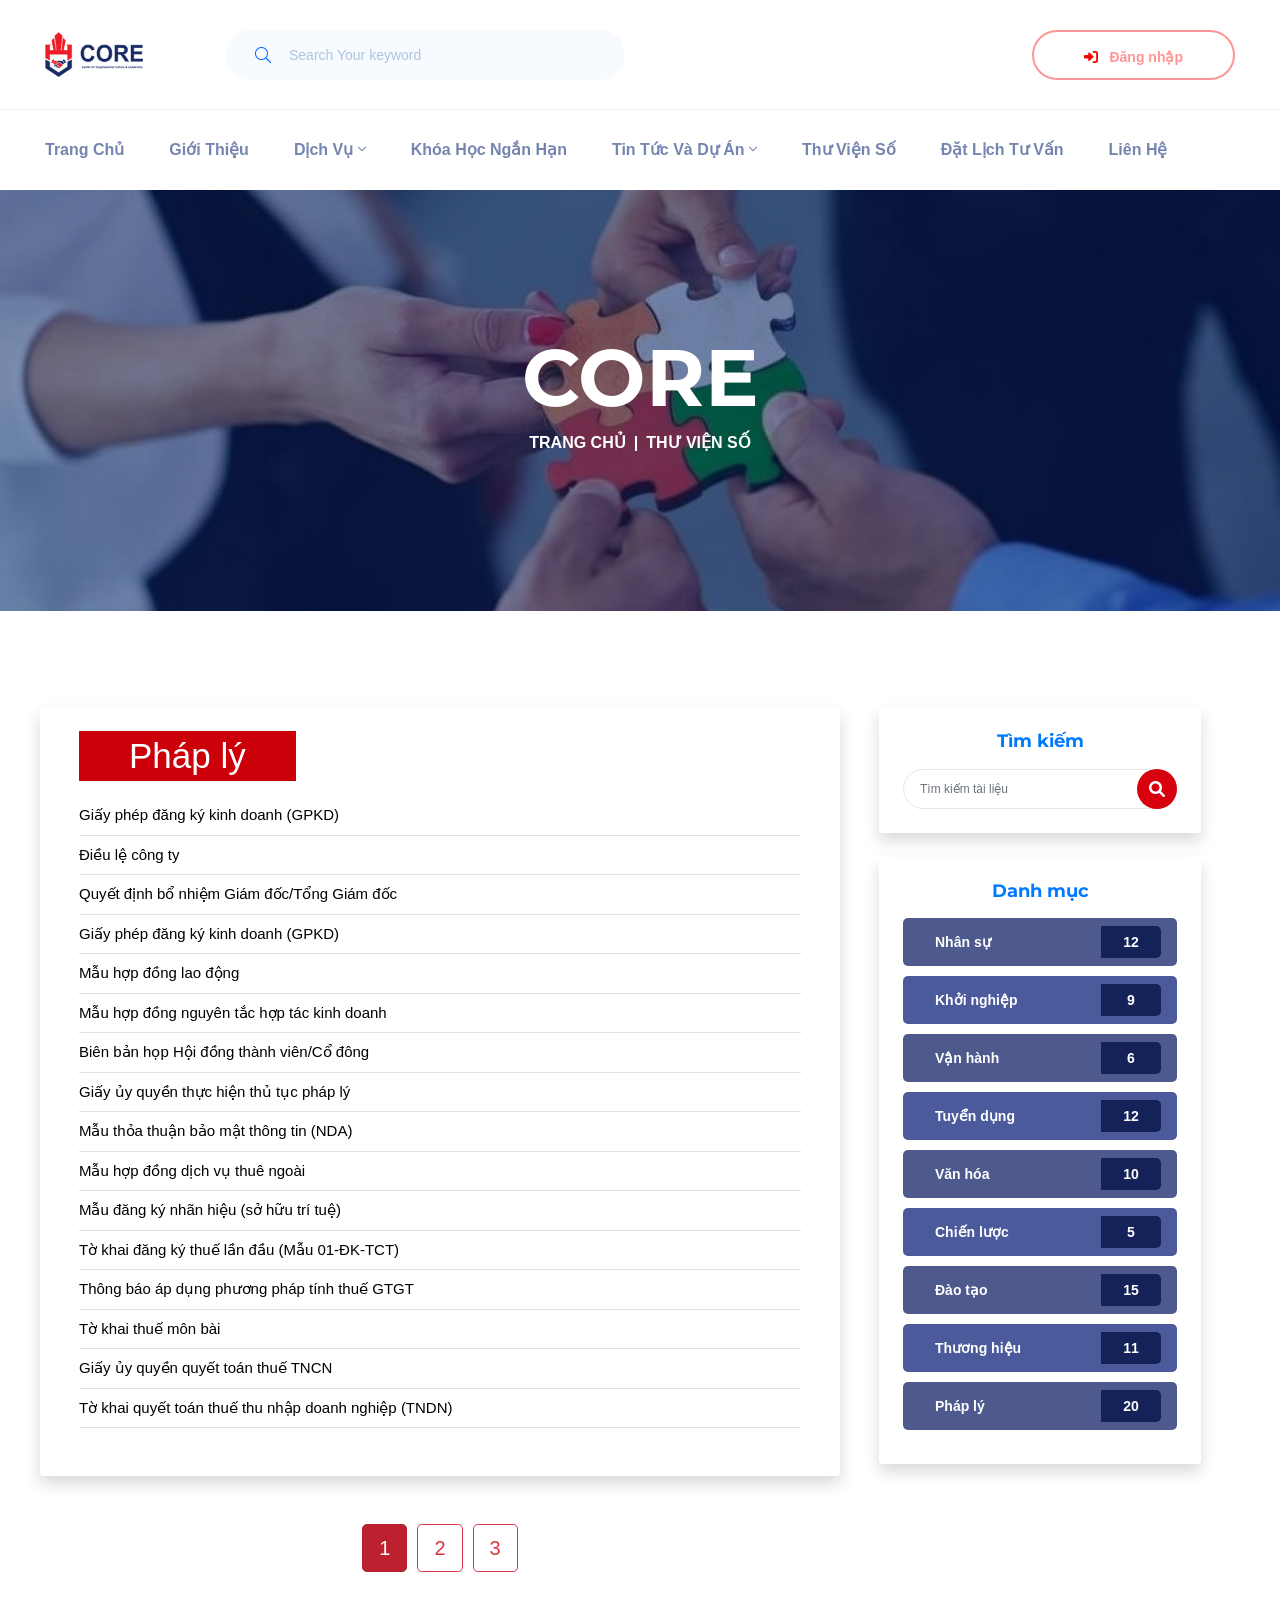
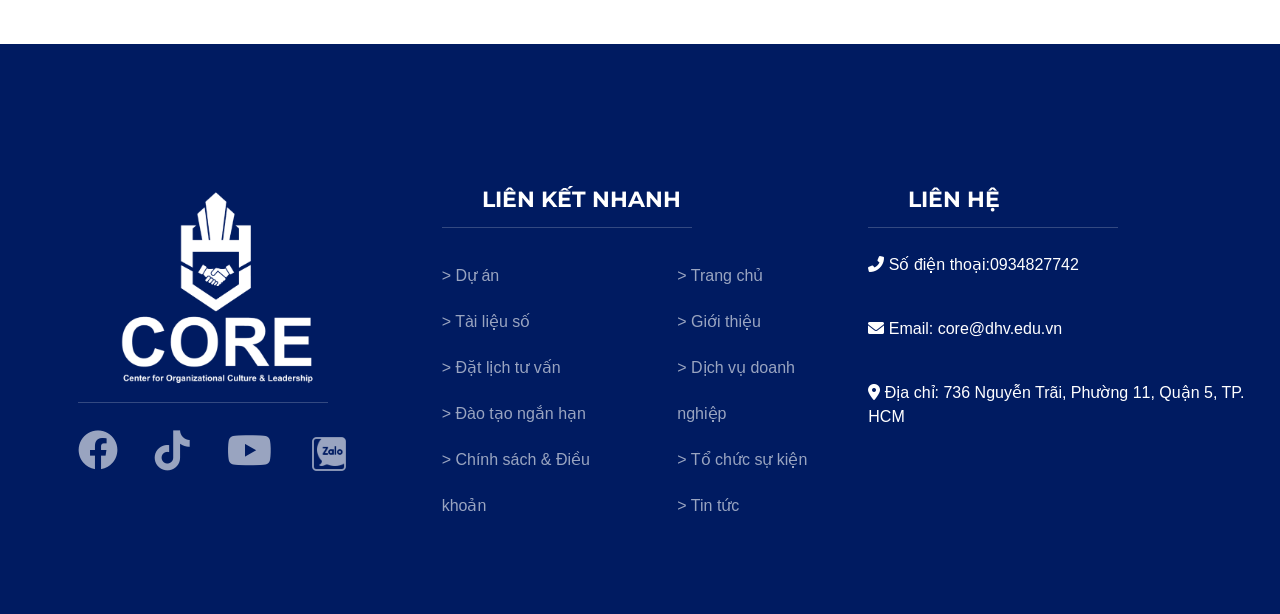
<file: digital-library.html>
<!doctype html>
<html lang="en">

<!-- Mirrored from themeforest.kreativdev.com/edus/index.html by HTTrack Website Copier/3.x [XR&CO'2014], Wed, 21 May 2025 05:01:32 GMT -->

<head>

    <!--====== Required meta tags ======-->
    <meta charset="utf-8">
    <meta http-equiv="x-ua-compatible" content="ie=edge">
    <meta name="description" content="">
    <meta name="viewport" content="width=device-width, initial-scale=1, shrink-to-fit=no">

    <!--====== Title ======-->
    <title>DHV - CORE</title>

    <!--====== Favicon Icon ======-->
    <link rel="shortcut icon" href="assets/images/Media/CORE 1 copy.png" type="image/png">

    <!--====== animate css ======-->
    <link rel="stylesheet" href="assets/css/animate.min.css">

    <!--====== Bootstrap css ======-->
    <link rel="stylesheet" href="assets/css/bootstrap.min.css">

    <!--====== Fontawesome css ======-->
    <link rel="stylesheet" href="assets/css/all.css">

    <!--====== Magnific Popup css ======-->
    <link rel="stylesheet" href="assets/css/magnific-popup.css">

    <!--====== Slick css ======-->
    <link rel="stylesheet" href="assets/css/owl.carousel.min.css">

    <!--====== nice select css ======-->
    <link rel="stylesheet" href="assets/css/nice-select.css">

    <!--====== Slick css ======-->
    <link rel="stylesheet" href="assets/css/slick.css">

    <!--====== Default css ======-->
    <link rel="stylesheet" href="assets/css/default.css">

    <!--====== Style css ======-->
    <link rel="stylesheet" href="assets/css/style.css">
     <link rel="stylesheet" href="assets/css/about.css">

    <link rel="stylesheet" href="https://cdnjs.cloudflare.com/ajax/libs/font-awesome/6.0.0-beta3/css/all.min.css">

    <style>
        body {
            font-family: "Segoe UI", sans-serif;
        }

        .item-link {
            border-bottom: 1px solid #dee2e6;
            padding: 8px 0;
        }

        .item-link a {
            display: block;
            color: black;
            font-size: 15px;
            text-decoration: none;
            transition: color 0.3s ease;
        }

        .item-link a:hover {
            color: red;
        }

        /* Custom styles for Pháp lý section */
        .legal-header {
            height: 50px;
            width: 30%;
            font-size: 35px;
            background-color: #cb0008;
            color: white;
            display: flex;
            justify-content: center;
            align-items: center;
            margin-bottom: 15px;
        }

        .search-input {
            font-size: 12px;
            color: #9CA3AF;
            border: 1px solid #E5E7EB;
            border-radius: 5px;
            padding: 0.5rem 2.5rem 0.5rem 0.75rem;
        }

        .search-button {
            background-color: #D6000F;
            width: 24px;
            height: 24px;
            border-radius: 50%;
            display: flex;
            align-items: center;
            justify-content: center;
            position: absolute;
            right: 8px;
            top: 50%;
            transform: translateY(-50%);
        }

        .search-button i {
            font-size: 12px;
            color: white;
        }

        .category-item {
            background-color: #3B4A82;
            color: white;
            font-size: 14px;
            font-weight: 600;
            margin-bottom: 0.5rem;
            border-radius: 3px;
            padding: 0.5rem 1rem;
        }

        .category-item:nth-child(even) {
            background-color: #4B5A9A;
        }

.category-item {
    background-color: #4e5a8d; /* Lighter blue background */
    border-radius: 5px;
    margin-bottom: 10px;
    overflow: hidden;
    display: flex;
    transition: transform 0.2s ease, box-shadow 0.2s ease;
    height: 48px; /* Fixed height to match image */
    align-items: center; /* Vertically center the content */
}

.category-item:hover {
    transform: translateY(-2px);
    box-shadow: 0 4px 8px rgba(0, 0, 0, 0.1);
}

.category-name {
    color: white;
    padding: 0 16px;
    display: flex;
    align-items: center;
    flex: 1;
    font-size: 14px; /* Match the font size from the image */
    font-weight: 600; /* Bold text */
}

.category-badge {
    background-color: #142259; /* Darker blue for badge */
    color: white;
    font-weight: bold;
    width: 60px; /* Fixed width to match image */
    text-align: center;
    display: flex;
    justify-content: center;
    align-items: center;
    border-top-right-radius: 5px;
    border-bottom-right-radius: 5px;
    height: 100%; /* Full height of the item */
    font-size: 14px; /* Match the font size from the image */
}



.search-input-custom {
    font-size: 12px;
    color: #9CA3AF;
    border: 1px solid #E5E7EB;
    border-radius: 20px; /* Rounded corners */
    padding: 0.5rem 2.5rem 0.5rem 1rem; /* Adjusted padding for better fit */
    height: 40px; /* Fixed height to match image */
    box-shadow: none; /* Remove default shadow for cleaner look */
    text-align: left; /* Align placeholder text to the left */
}

.search-button-custom {
    background-color: #D6000F; /* Red background */
    width: 40px; /* Larger button to match image */
    height: 40px; /* Same height as input */
    border-radius: 50%; /* Circular shape */
    display: flex;
    align-items: center;
    justify-content: center;
    position: absolute;
    right: 0;
    top: 0;
    border: none;
    cursor: pointer;
}

.search-button-custom i {
    font-size: 16px; /* Slightly larger icon */
    color: white; /* White icon */
}
    </style>
</head>

<body>

    <!--====== PRELOADER PART START ======-->
    <div id="preloader">
        <div id="status">
            <div class="spinner">
                <div class="rect1"></div>
                <div class="rect2"></div>
                <div class="rect3"></div>
                <div class="rect4"></div>
                <div class="rect5"></div>
            </div>
        </div>
    </div>
    <!--====== PRELOADER PART ENDS ======-->

    <!--====== HEADER PART START ======-->
    <header class="header-area">
        <div class="header-top">
            <div class="container-fluid">
                <div class="row">
                    <div class="col-lg-6 col-md-7 col-sm-5">
                        <div
                            class="header-logo d-flex align-items-center justify-content-center justify-content-sm-start">
                            <div class="logo"><a href="index.html"><img src="assets/images/Media/CORE 1 copy.png"
                                        alt="logo"></a></div>
                            <form class="d-none d-md-inline-block" action="#">
                                <div class="input-box">
                                    <i class="fal fa-search"></i>
                                    <input type="text" placeholder="Search Your keyword">
                                </div>
                            </form>
                        </div>
                    </div>
                    <div class="col-lg-6 col-md-5 col-sm-7">
                        <div
                            class="header-btns d-flex align-items-center justify-content-center justify-content-sm-end">
                            <div class="trial-btns d-none d-lg-block">
                                <a href="login.html"><i class="fas fa-right-to-bracket"></i> Đăng nhập</a>
                            </div>
                        </div>
                    </div>
                </div>
            </div>
        </div>
        <div class="header-menu">
            <div class="navigation">
                <div class="container-fluid">
                    <div class="row">
                        <div class="col-lg-12">
                            <nav class="navbar navbar-expand-lg">
                                <button class="navbar-toggler" type="button" data-toggle="collapse"
                                    data-target="#navbarFive" aria-controls="navbarFive" aria-expanded="false"
                                    aria-label="Toggle navigation">
                                    <span class="toggler-icon"></span>
                                    <span class="toggler-icon"></span>
                                    <span class="toggler-icon"></span>
                                </button>
                                <div class="collapse navbar-collapse sub-menu-bar" id="navbarFive">
                                    <ul class="navbar-nav mr-auto">
                                        <li class="nav-item">
                                            <a class="page-scroll" href="/">Trang chủ</a>
                                        </li>
                                        <li class="nav-item">
                                            <a class="page-scroll" href="about.html">Giới Thiệu</a>
                                        </li>
                                        <li class="nav-item">
                                            <a class="page-scroll" href="#">Dịch vụ <i
                                                    class="fal fa-angle-down"></i></a>
                                            <ul class="sub-menu">
                                                <li><a href="event.html">Doanh nghiệp</a></li>
                                                <li><a href="our-events.html">Tổ chức sự kiện</a></li>
                                            </ul>
                                        </li>
                                        <li class="nav-item">
                                            <a class="page-scroll" href="about.html">Khóa học ngắn hạn</a>
                                        </li>
                                        <li class="nav-item">
                                            <a class="page-scroll" href="#">Tin tức và Dự án <i
                                                    class="fal fa-angle-down"></i></a>
                                            <ul class="sub-menu">
                                                <li><a href="news.html">Tin tức</a></li>
                                                <li><a href="course-list.html">Dự án</a></li>
                                            </ul>
                                        </li>
                                        <li class="nav-item">
                                            <a class="page-scroll" href="contact.html">Thư viện số</a>
                                        </li>
                                        <li class="nav-item">
                                            <a class="page-scroll" href="contact.html">Đặt lịch tư vấn</a>
                                        </li>
                                        <li class="nav-item">
                                            <a class="page-scroll" href="contact.html">Liên hệ</a>
                                        </li>
                                    </ul>
                                </div>
                            </nav>
                        </div>
                    </div>
                </div>
            </div>
        </div>
    </header>
    <!--====== HEADER PART ENDS ======-->

    <!--====== BANNER PART START ======-->
    <div class="page-title bg_cover mt-80 pt-140 pb-140"
        style="background-image: url(assets/images/gioithieu/Banner\ chính.jpg)">
        <div class="container">
            <div class="row justify-content-center">
                <div class="col-lg-5">
                    <div class="page-title-item text-center">
                        <h3 class="title">CORE</h3>
                        <nav aria-label="breadcrumb">
                            <ol class="breadcrumb">
                                <li class="breadcrumb-item"><a href="#">Trang chủ</a></li>
                                <li class="breadcrumb-item active" aria-current="page">Thư viện số</li>
                            </ol>
                        </nav>
                    </div>
                </div>
            </div>
        </div>
    </div>
    <!--====== BANNER PART ENDS ======-->
    <br>
    <br>

    <!--====== LEGAL SECTION PART START ======-->
    <section class="my-5  ">
        <div class="container">
            <div class="row">
                <!-- Left Section (Legal Documents) -->
                <section class="col-md-8 bg-white shadow rounded  ">
                    <div class=" p-4 mb-4">
                        <div class="legal-header">Pháp lý</div>
                        <ul class="list-unstyled small">
                            <div class="item-link"><a href="#">Giấy phép đăng ký kinh doanh (GPKD)</a></div>
                            <div class="item-link"><a href="#">Điều lệ công ty</a></div>
                            <div class="item-link"><a href="#">Quyết định bổ nhiệm Giám đốc/Tổng Giám đốc</a></div>
                            <div class="item-link"><a href="#">Giấy phép đăng ký kinh doanh (GPKD)</a></div>
                            <div class="item-link"><a href="#">Mẫu hợp đồng lao động</a></div>
                            <div class="item-link"><a href="#">Mẫu hợp đồng nguyên tắc hợp tác kinh doanh</a></div>
                            <div class="item-link"><a href="#">Biên bản họp Hội đồng thành viên/Cổ đông</a></div>
                            <div class="item-link"><a href="#">Giấy ủy quyền thực hiện thủ tục pháp lý</a></div>
                            <div class="item-link"><a href="#">Mẫu thỏa thuận bảo mật thông tin (NDA)</a></div>
                            <div class="item-link"><a href="#">Mẫu hợp đồng dịch vụ thuê ngoài</a></div>
                            <div class="item-link"><a href="#">Mẫu đăng ký nhãn hiệu (sở hữu trí tuệ)</a></div>
                            <div class="item-link"><a href="#">Tờ khai đăng ký thuế lần đầu (Mẫu 01-ĐK-TCT)</a></div>
                            <div class="item-link"><a href="#">Thông báo áp dụng phương pháp tính thuế GTGT</a></div>
                            <div class="item-link"><a href="#">Tờ khai thuế môn bài</a></div>
                            <div class="item-link"><a href="#">Giấy ủy quyền quyết toán thuế TNCN</a></div>
                            <div class="item-link"><a href="#">Tờ khai quyết toán thuế thu nhập doanh nghiệp (TNDN)</a>
                            </div>
                        </ul>

                    </div>


                </section>


                <!-- Right Section (Search and Categories) -->
                <section class="col-md-4 d-flex flex-column gap-4">
                    <div class="mx-4">
                    <!-- Search Section -->
                    <div class="bg-white shadow rounded p-4 mb-4">
                        <h5 class="text-primary fw-bold mb-3 text-center">Tìm kiếm</h5>
                        <div class="position-relative">
                            <input type="text" class="form-control search-input-custom"
                                placeholder="Tìm kiếm tài liệu" />
                            <button class="search-button-custom" aria-label="Search">
                                <i class="fas fa-search"></i>
                            </button>
                        </div>
                    </div>

                    <!-- Category Section -->
             <div class="bg-white shadow rounded p-4">
    <h5 class="text-primary fw-bold mb-3 text-center">Danh mục</h5>
    <ul class="list-unstyled">
        <li class="category-item d-flex">
            <span class="category-name">Nhân sự</span>
            <span class="category-badge">12</span>
        </li>
        <li class="category-item d-flex">
            <span class="category-name">Khởi nghiệp</span>
            <span class="category-badge">9</span>
        </li>
        <li class="category-item d-flex">
            <span class="category-name">Vận hành</span>
            <span class="category-badge">6</span>
        </li>
        <li class="category-item d-flex">
            <span class="category-name">Tuyển dụng</span>
            <span class="category-badge">12</span>
        </li>
        <li class="category-item d-flex">
            <span class="category-name">Văn hóa</span>
            <span class="category-badge">10</span>
        </li>
        <li class="category-item d-flex">
            <span class="category-name">Chiến lược</span>
            <span class="category-badge">5</span>
        </li>
        <li class="category-item d-flex">
            <span class="category-name">Đào tạo</span>
            <span class="category-badge">15</span>
        </li>
        <li class="category-item d-flex">
            <span class="category-name">Thương hiệu</span>
            <span class="category-badge">11</span>
        </li>
        <li class="category-item d-flex">
            <span class="category-name">Pháp lý</span>
            <span class="category-badge">20</span>
        </li>
    </ul>
</div>
                    </div>
                </section>
                <!-- Pagination -->
                <section class="col-md-8 d-flex justify-content-center">
                    <div class="mt-4 d-flex justify-content-center align-items-center p-4" style="gap: 10px;">
                        <button class="btn btn-danger btn-lg active">1</button>
                        <button class="btn btn-outline-danger btn-lg">2</button>
                        <button class="btn btn-outline-danger btn-lg">3</button>
                    </div>
                </section>
            </div>
        </div>
    </section>
    <!--====== LEGAL SECTION PART ENDS ======-->

    <!--====== FOOTER PART START ======-->
    <footer class="footer-area">
        <div class="container-fluid">
            <div class="row">
                <!-- Footer Item 1 (Logo + Social Icons) -->
                <div class="col-lg-4 col-md-5 d-flex flex-column align-items-center">
                    <div class="footer-item mt-30">
                        <div class="footer-title">
                            <img src="assets/images/Media/CORE 2.png" alt="CORE Logo" style="max-width: 200px;">
                        </div>
                        <div class="footer-list-area">
                            <div class="footer-list">
                                <ul class="social-icons">
                                    <li><a href="#"><i class="fab fa-facebook"></i></a></li>
                                    <li><a href="#"><i class="fab fa-tiktok"></i></a></li>
                                    <li><a href="#"><i class="fab fa-youtube"></i></a></li>
                                    <li>
                                        <a href="#">
                                            <img src="assets/images/Media/zalo.png" alt="Zalo"
                                                style="height: 40px; vertical-align: middle; filter: brightness(0) invert(1);">
                                        </a>
                                    </li>
                                </ul>
                            </div>
                        </div>
                    </div>
                </div>

                <!-- Footer Item 2 (Quick Links) -->
                <div class="col-lg-4 col-md-5 d-flex flex-column align-items-center">
                    <div class="footer-item mt-30">
                        <div class="footer-title">
                            <h4 class="title">LIÊN KẾT NHANH</h4>
                        </div>
                        <div class="footer-list-area" style="display: flex; gap: 50px;">
                            <div class="footer-list">
                                <ul class="link-column">
                                    <li><a href="#">> Dự án</a></li>
                                    <li><a href="#">> Tài liệu số</a></li>
                                    <li><a href="#">> Đặt lịch tư vấn</a></li>
                                    <li><a href="#">> Đào tạo ngắn hạn</a></li>
                                    <li><a href="#">> Chính sách & Điều khoản</a></li>
                                </ul>
                            </div>
                            <div class="footer-list">
                                <ul class="link-column">
                                    <li><a href="#">> Trang chủ</a></li>
                                    <li><a href="#">> Giới thiệu</a></li>
                                    <li><a href="#">> Dịch vụ doanh nghiệp</a></li>
                                    <li><a href="#">> Tổ chức sự kiện</a></li>
                                    <li><a href="#">> Tin tức</a></li>
                                </ul>
                            </div>
                        </div>
                    </div>
                </div>

                <!-- Footer Item 3 (Contact Information) -->
                <div class="col-lg-4 col-md-5 d-flex flex-column align-items-center">
                    <div class="footer-item mt-30">
                        <div class="footer-title">
                            <h4 class="title">LIÊN HỆ</h4>
                        </div>
                        <div class="footer-list">
                            <ul class="link-column-2">
                                <li><i class="fas fa-phone-alt"></i> Số điện thoại:0934827742</li>
                                <li><i class="fas fa-envelope"></i> Email: core@dhv.edu.vn</li>
                                <li><i class="fas fa-map-marker-alt"></i> Địa chỉ: 736 Nguyễn Trãi, Phường 11, Quận 5,
                                    TP. HCM</li>
                            </ul>
                        </div>
                    </div>
                </div>
            </div>
        </div>
    </footer>
    <!--====== FOOTER PART ENDS ======-->

    <!--====== BACK TO TOP ======-->
    <div class="back-to-top">
        <a href="#">
            <i class="fal fa-chevron-double-up"></i>
        </a>
    </div>
    <!--====== BACK TO TOP ======-->

    <!--====== jquery js ======-->
    <script src="assets/js/vendor/modernizr-3.6.0.min.js"></script>
    <script src="assets/js/vendor/jquery-1.12.4.min.js"></script>

    <!--====== Bootstrap js ======-->
    <script src="assets/js/bootstrap.min.js"></script>
    <script src="assets/js/popper.min.js"></script>

    <!--====== Slick js ======-->
    <script src="assets/js/slick.min.js"></script>

    <!--====== Isotope js ======-->
    <script src="assets/js/isotope.pkgd.min.js"></script>

    <!--====== Images Loaded js ======-->
    <script src="assets/js/imagesloaded.pkgd.min.js"></script>

    <!--====== owl carousel js ======-->
    <script src="assets/js/owl.carousel.min.js"></script>

    <!--====== nice select js ======-->
    <script src="assets/js/jquery.nice-select.min.js"></script>

    <!--====== wow js ======-->
    <script src="assets/js/wow.min.js"></script>

    <!--====== counterup js ======-->
    <script src="assets/js/jquery.counterup.min.js"></script>

    <!--====== waypoints js ======-->
    <script src="assets/js/waypoints.min.js"></script>

    <!--====== Magnific Popup js ======-->
    <script src="assets/js/jquery.magnific-popup.min.js"></script>

    <!--====== Ajax Contact js ======-->
    <script src="assets/js/ajax-contact.js"></script>

    <!--====== Main js ======-->
    <script src="assets/js/main.js"></script>

</body>

<!-- Mirrored from themeforest.kreativdev.com/edus/index.html by HTTrack Website Copier/3.x [XR&CO'2014], Wed, 21 May 2025 05:01:53 GMT -->

</html>
</file>
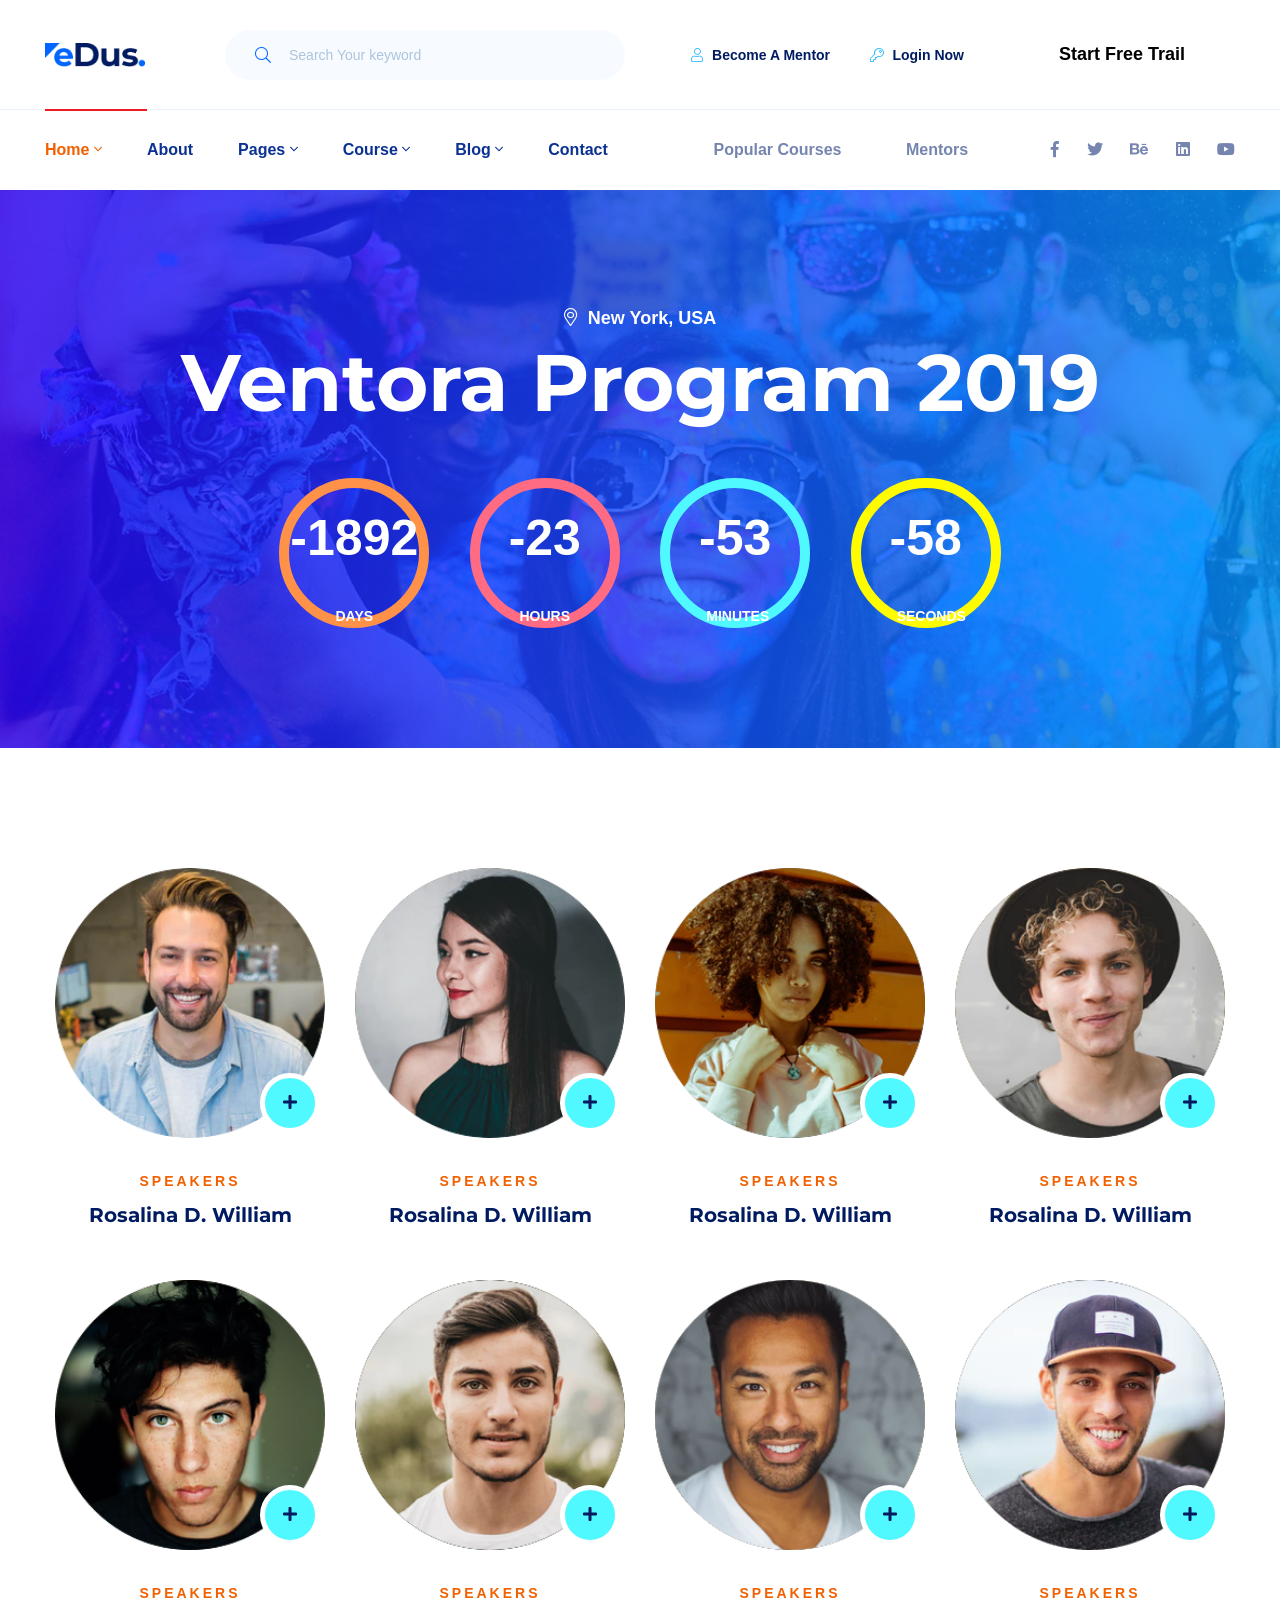
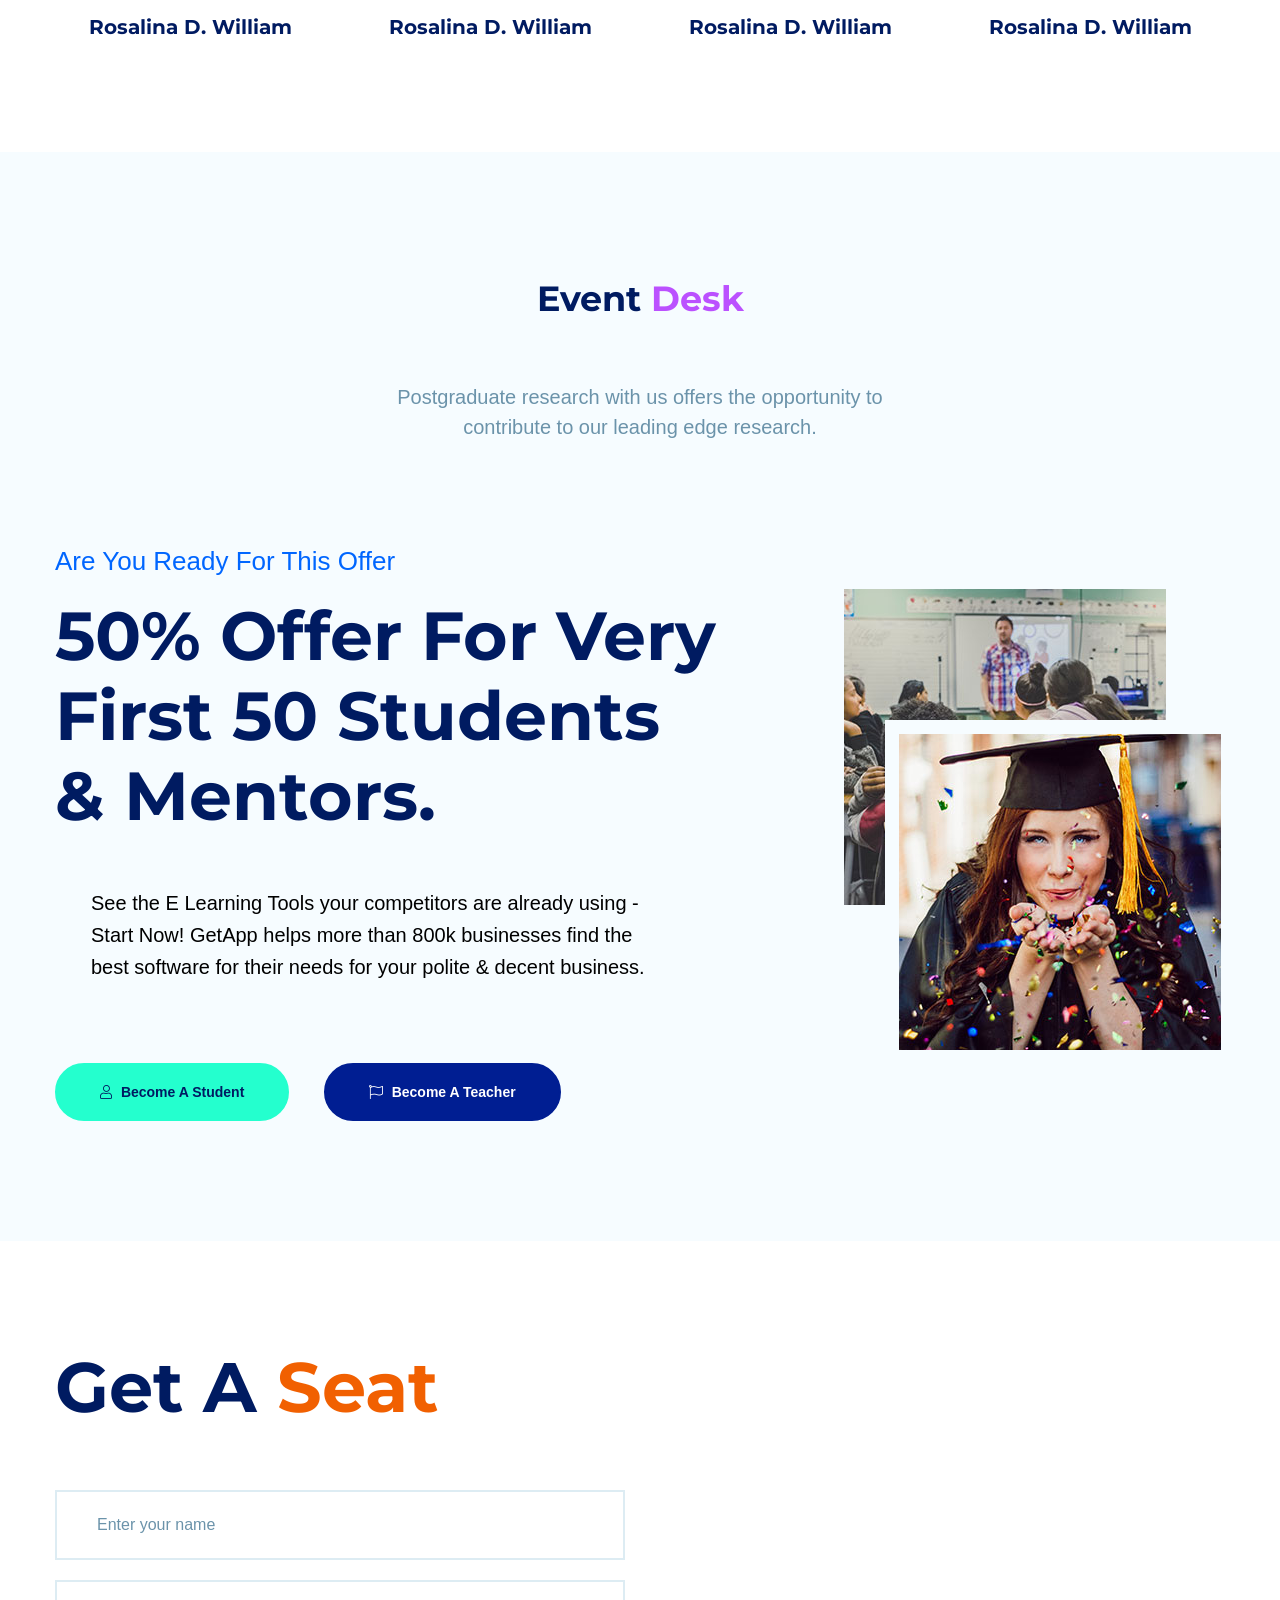
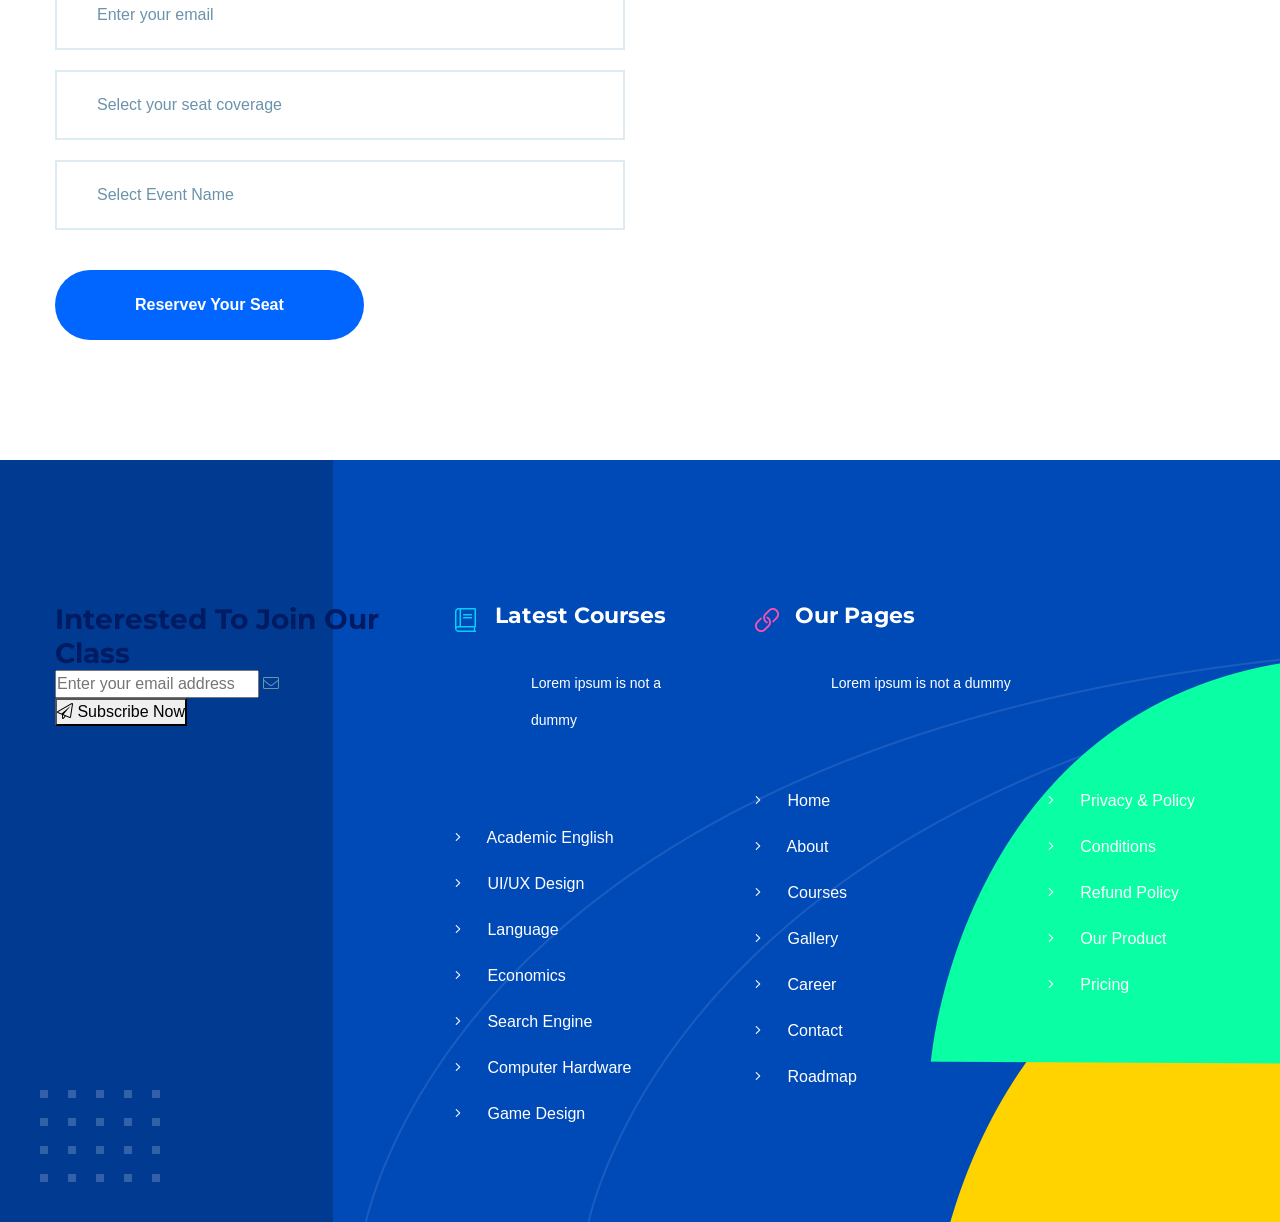
<file: event-details.html>
<!doctype html>
<html lang="en">


<!-- Mirrored from themeforest.kreativdev.com/edus/event-details.html by HTTrack Website Copier/3.x [XR&CO'2014], Wed, 21 May 2025 05:02:19 GMT -->
<head>

    <!--====== Required meta tags ======-->
    <meta charset="utf-8">
    <meta http-equiv="x-ua-compatible" content="ie=edge">
    <meta name="description" content="">
    <meta name="viewport" content="width=device-width, initial-scale=1, shrink-to-fit=no">

    <!--====== Title ======-->
    <title>Edus - LMS & Online Education Learning HTML Template</title>

    <!--====== Favicon Icon ======-->
    <link rel="shortcut icon" href="assets/images/favicon.ico" type="image/png">

    <!--====== animate css ======-->
    <link rel="stylesheet" href="assets/css/animate.min.css">

    <!--====== Bootstrap css ======-->
    <link rel="stylesheet" href="assets/css/bootstrap.min.css">

    <!--====== Fontawesome css ======-->
    <link rel="stylesheet" href="assets/css/all.css">

    <!--====== Magnific Popup css ======-->
    <link rel="stylesheet" href="assets/css/magnific-popup.css">

    <!--====== Slick css ======-->
    <link rel="stylesheet" href="assets/css/owl.carousel.min.css">

    <!--====== nice select css ======-->
    <link rel="stylesheet" href="assets/css/nice-select.css">

    <!--====== Slick css ======-->
    <link rel="stylesheet" href="assets/css/slick.css">

    <!--====== Default css ======-->
    <link rel="stylesheet" href="assets/css/default.css">

    <!--====== Style css ======-->
    <link rel="stylesheet" href="assets/css/style.css">


</head>

<body>

    <!--====== PRELOADER PART START ======-->
    
    <div id="preloader">
        <div id="status">
            <div class="spinner">
                <div class="rect1"></div>
                <div class="rect2"></div>
                <div class="rect3"></div>
                <div class="rect4"></div>
                <div class="rect5"></div>
            </div>
        </div>
    </div>
    
    <!--====== PRELOADER PART ENDS ======-->

    <!--====== HEADER PART START ======-->

    <header class="header-area">
        <div class="header-top">
            <div class="container-fluid">
                <div class="row">
                    <div class="col-lg-6 col-md-7 col-sm-5">
                        <div class="header-logo d-flex align-items-center justify-content-center justify-content-sm-start">
                            <div class="logo"><a href="index.html"><img src="assets/images/logo.png" alt="logo"></a></div>
                            <form class="d-none d-md-inline-block" action="#">
                                <div class="input-box">
                                    <i class="fal fa-search"></i>
                                    <input type="text" placeholder="Search Your keyword">
                                </div>
                            </form>
                        </div>
                    </div>
                    <div class="col-lg-6 col-md-5 col-sm-7">
                        <div class="header-btns d-flex align-items-center justify-content-center justify-content-sm-end">
                            <ul>
                                <li><a href="#"><i class="fal fa-user"></i> Become A Mentor</a></li>
                                <li><a href="#"><i class="fal fa-key"></i> Login Now</a></li>
                            </ul>
                            <div class="trial-btns d-none d-lg-block">
                                <a href="#">Start Free Trail</a>
                            </div>
                        </div>
                    </div>
                </div>
            </div>
        </div>
        <div class="header-menu">
            <div class="navigation">
                <div class="container-fluid">
                    <div class="row">
                        <div class="col-lg-12">
                            <nav class="navbar navbar-expand-lg">
                                <button class="navbar-toggler" type="button" data-toggle="collapse" data-target="#navbarFive" aria-controls="navbarFive" aria-expanded="false" aria-label="Toggle navigation">
                                    <span class="toggler-icon"></span>
                                    <span class="toggler-icon"></span>
                                    <span class="toggler-icon"></span>
                                </button> <!-- navbar toggler -->
                                <div class="collapse navbar-collapse sub-menu-bar" id="navbarFive">
                                    <ul class="navbar-nav mr-auto">
                                        <li class="nav-item active">
                                            <a class="page-scroll" href="index.html">Home <i class="fal fa-angle-down"></i></a>
                                            <ul class="sub-menu">
                                                <li><a href="index.html">Home 1</a></li>
                                                <li><a href="index-2.html">Home 2</a></li>
                                                <li><a href="index-3.html">Home 3</a></li>
                                            </ul>
                                        </li>
                                        <li class="nav-item">
                                            <a class="page-scroll" href="about.html">About</a>
                                        </li>
                                        <li class="nav-item">
                                            <a class="page-scroll" href="#">Pages <i class="fal fa-angle-down"></i></a>
                                            <ul class="sub-menu">
                                                <li><a href="event.html">event</a></li>
                                                <li><a href="our-events.html">our event</a></li>
                                                <li><a href="event-details.html">event details</a></li>
                                                <li><a href="error.html">error</a></li>
                                                <li><a href="faq.html">faq</a></li>
                                                <li><a href="gallery-full-width.html">gallery</a></li>
                                                <li><a href="instructor.html">instructor</a></li>
                                                <li><a href="mentor-details.html">mentor details</a></li>
                                                <li><a href="pricing.html">pricing</a></li>
                                                <li><a href="shop.html">shop</a></li>
                                                <li><a href="shop-details.html">shop details</a></li>
                                            </ul>
                                        </li>
                                        <li class="nav-item">
                                            <a class="page-scroll" href="#">Course <i class="fal fa-angle-down"></i></a>
                                            <ul class="sub-menu">
                                                <li><a href="course-grid.html">course grid</a></li>
                                                <li><a href="course-list.html">course list</a></li>
                                                <li><a href="course-details.html">course details</a></li>
                                            </ul>
                                        </li>
                                        <li class="nav-item">
                                            <a class="page-scroll" href="#">Blog <i class="fal fa-angle-down"></i></a>
                                            <ul class="sub-menu">
                                                <li><a href="blog-standard.html">blog standard</a></li>
                                                <li><a href="blog-grid.html">blog grid</a></li>
                                                <li><a href="blog-details.html">blog details</a></li>
                                            </ul>
                                        </li>
                                        <li class="nav-item">
                                            <a class="page-scroll" href="contact.html">Contact</a>
                                        </li>
                                    </ul>
                                </div>

                                <div class="navbar-item d-flex align-items-center">
                                    <div class="menu-btns">
                                        <ul>
                                            <li><a href="#">Popular Courses</a></li>
                                            <li><a href="#">Mentors</a></li>
                                        </ul>
                                    </div>
                                    <div class="menu-icon d-none d-lg-block">
                                        <ul>
                                            <li><a href="#"><i class="fab fa-facebook-f"></i></a></li>
                                            <li><a href="#"><i class="fab fa-twitter"></i></a></li>
                                            <li><a href="#"><i class="fab fa-behance"></i></a></li>
                                            <li><a href="#"><i class="fab fa-linkedin"></i></a></li>
                                            <li><a href="#"><i class="fab fa-youtube"></i></a></li>
                                        </ul>
                                    </div>
                                </div>
                            </nav> <!-- navbar -->
                        </div>
                    </div> <!-- row -->
                </div> <!-- container -->
            </div>
        </div>
    </header>

    <!--====== HEADER PART ENDS ======-->

    <!--====== EVENT TITLE PART START ======-->

    <section class="event-title-area mt-80 bg_cover" style="background-image: url(assets/images/event-title-thumb.jpg)">
        <div class="container">
            <div class="row justify-content-center">
                <div class="col-lg-10">
                    <div class="event-title-content text-center">
                        <span><i class="fal fa-map-marker-alt"></i> New York, USA</span>
                        <h2 class="title">Ventora Program 2019</h2>
                        <ul>
                            <li><span id="days"></span>
                                <p>days</p>
                            </li>
                            <li><span id="hours"></span>
                                <p>Hours</p>
                            </li>
                            <li><span id="minutes"></span>
                                <p>Minutes</p>
                            </li>
                            <li><span id="seconds"></span>
                                <p>Seconds</p>
                            </li>
                        </ul>
                    </div>
                </div>
            </div>
        </div>
    </section>

    <!--====== EVENT TITLE PART ENDS ======-->
    
    <!--====== EVENT SPEAKERS PART START ======-->
     
    <section class="speakers-area pt-90 pb-90">
        <div class="container">
            <div class="row">
                <div class="col-lg-3 col-md-4 col-sm-6">
                    <div class="single-speakers mt-30">
                        <div class="speakers-thumb">
                            <img src="assets/images/event-mentor-1.png" alt="">
                            <a href="#"><i class="fas fa-plus"></i></a>
                        </div>
                        <div class="speakers-content text-center">
                            <span>speakers</span>
                            <h4 class="title">Rosalina D. William</h4>
                        </div>
                    </div>
                </div>
                <div class="col-lg-3 col-md-4 col-sm-6">
                    <div class="single-speakers mt-30">
                        <div class="speakers-thumb">
                            <img src="assets/images/event-mentor-2.png" alt="">
                            <a href="#"><i class="fas fa-plus"></i></a>
                        </div>
                        <div class="speakers-content text-center">
                            <span>speakers</span>
                            <h4 class="title">Rosalina D. William</h4>
                        </div>
                    </div>
                </div>
                <div class="col-lg-3 col-md-4 col-sm-6">
                    <div class="single-speakers mt-30">
                        <div class="speakers-thumb">
                            <img src="assets/images/event-mentor-3.png" alt="">
                            <a href="#"><i class="fas fa-plus"></i></a>
                        </div>
                        <div class="speakers-content text-center">
                            <span>speakers</span>
                            <h4 class="title">Rosalina D. William</h4>
                        </div>
                    </div>
                </div>
                <div class="col-lg-3 col-md-4 col-sm-6">
                    <div class="single-speakers mt-30">
                        <div class="speakers-thumb">
                            <img src="assets/images/event-mentor-4.png" alt="">
                            <a href="#"><i class="fas fa-plus"></i></a>
                        </div>
                        <div class="speakers-content text-center">
                            <span>speakers</span>
                            <h4 class="title">Rosalina D. William</h4>
                        </div>
                    </div>
                </div>
                <div class="col-lg-3 col-md-4 col-sm-6">
                    <div class="single-speakers mt-30">
                        <div class="speakers-thumb">
                            <img src="assets/images/event-mentor-5.png" alt="">
                            <a href="#"><i class="fas fa-plus"></i></a>
                        </div>
                        <div class="speakers-content text-center">
                            <span>speakers</span>
                            <h4 class="title">Rosalina D. William</h4>
                        </div>
                    </div>
                </div>
                <div class="col-lg-3 col-md-4 col-sm-6">
                    <div class="single-speakers mt-30">
                        <div class="speakers-thumb">
                            <img src="assets/images/event-mentor-6.png" alt="">
                            <a href="#"><i class="fas fa-plus"></i></a>
                        </div>
                        <div class="speakers-content text-center">
                            <span>speakers</span>
                            <h4 class="title">Rosalina D. William</h4>
                        </div>
                    </div>
                </div>
                <div class="col-lg-3 col-md-4 col-sm-6">
                    <div class="single-speakers mt-30">
                        <div class="speakers-thumb">
                            <img src="assets/images/event-mentor-7.png" alt="">
                            <a href="#"><i class="fas fa-plus"></i></a>
                        </div>
                        <div class="speakers-content text-center">
                            <span>speakers</span>
                            <h4 class="title">Rosalina D. William</h4>
                        </div>
                    </div>
                </div>
                <div class="col-lg-3 col-md-4 col-sm-6">
                    <div class="single-speakers mt-30">
                        <div class="speakers-thumb">
                            <img src="assets/images/event-mentor-8.png" alt="">
                            <a href="#"><i class="fas fa-plus"></i></a>
                        </div>
                        <div class="speakers-content text-center">
                            <span>speakers</span>
                            <h4 class="title">Rosalina D. William</h4>
                        </div>
                    </div>
                </div>
            </div>
        </div>
    </section> 
    
    <!--====== EVENT SPEAKERS PART ENDS ======-->
    
    <!--====== EVENT DESK PART START ======-->
     
    <section class="event-desk-area gray-bg pb-120">
        <div class="container">
            <div class="row justify-content-center">
                <div class="col-lg-8">
                    <div class="section-title section-title-2 text-center">
                        <h3 class="title">Event  <span>Desk</span></h3>
                        <p>Postgraduate research with us offers the opportunity to contribute to our leading edge research.</p>
                    </div>
                </div>
            </div>
            <div class="row align-items-center">
                <div class="col-lg-7">
                    <div class="event-desk-content mt-30">
                        <span>Are You Ready For This Offer</span>
                        <h2 class="title">50% Offer For Very First 50 Students & Mentors.</h2>
                        <p>See the E Learning Tools your competitors are already using - Start Now! GetApp helps more than 800k businesses find the best software for their needs for your polite & decent business. </p>
                        <ul>
                            <li><a class="main-btn" href="#"><i class="fal fa-user"></i> Become A Student</a></li>
                            <li><a class="main-btn main-btn-2" href="#"><i class="fal fa-flag"></i> Become A Teacher</a></li>
                        </ul>
                    </div>
                </div>
                <div class="col-lg-5">
                    <div class="desk-thumb mt-20 text-left text-md-center">
                        <img src="assets/images/desk-1.jpg" alt="desk">
                        <img class="item-1" src="assets/images/desk-2.jpg" alt="desk">
                    </div>
                </div>
            </div>
        </div>
    </section> 
    
    <!--====== EVENT DESK PART ENDS ======-->
    
    <!--====== EVENT CONTACT PART START ======-->
     
    <section class="event-contact-area pb-120">
        <div class="container">
            <div class="row">
                <div class="col-lg-6">
                    <div class="event-contact-item">
                        <h3 class="title">Get A <span>Seat</span></h3>
                        <form action="#">
                            <div class="input-box mt-20">
                                <input type="text" placeholder="Enter your name">
                            </div>
                            <div class="input-box mt-20">
                                <input type="email" placeholder="Enter your email">
                            </div>
                            <div class="input-box mt-20">
                                <input type="text" placeholder="Select your seat coverage">
                            </div>
                            <div class="input-box mt-20">
                                <input type="text" placeholder="Select Event Name">
                                <button type="button">Reservev Your Seat</button>
                            </div>
                        </form>
                    </div>
                </div>
            </div>
        </div>
        <div class="map">
            <iframe src="https://www.google.com/maps/embed?pb=!1m18!1m12!1m3!1d233667.8223908687!2d90.27923710646989!3d23.780887457084543!2m3!1f0!2f0!3f0!3m2!1i1024!2i768!4f13.1!3m3!1m2!1s0x3755b8b087026b81%3A0x8fa563bbdd5904c2!2sDhaka!5e0!3m2!1sen!2sbd!4v1573286188405!5m2!1sen!2sbd" width="600" height="450" style="border:0;" allowfullscreen=""></iframe>
        </div>
    </section> 
    
    <!--====== EVENT CONTACT PART ENDS ======-->

    <!--====== FOOTER PART START ======-->

    <footer class="footer-area footer-area-2">
        <div class="container">
            <div class="row">
                <div class="col-lg-4 col-md-7">
                    <div class="footer-item mt-30">
                        <div class="footer-content">
                            <h3 class="title">Interested To Join Our Class</h3>
                            <form action="#">
                                <div class="input-box">
                                    <input type="text" placeholder="Enter your email address">
                                    <i class="fal fa-envelope"></i>
                                </div>
                                <button type="button"><i class="fal fa-paper-plane"></i> Subscribe Now</button>
                            </form>
                        </div>
                    </div>
                </div>
                <div class="col-lg-3 col-md-5">
                    <div class="footer-item mt-30">
                        <div class="footer-title">
                            <i class="fal fa-book"></i>
                            <h4 class="title">Latest Courses</h4>
                            <p>Lorem ipsum is not a dummy</p>
                        </div>
                        <div class="footer-list-area">
                            <div class="footer-list">
                                <ul>
                                    <li><a href="#"><i class="fal fa-angle-right"></i> Academic English</a></li>
                                    <li><a href="#"><i class="fal fa-angle-right"></i> UI/UX Design</a></li>
                                    <li><a href="#"><i class="fal fa-angle-right"></i> Language</a></li>
                                    <li><a href="#"><i class="fal fa-angle-right"></i> Economics</a></li>
                                    <li><a href="#"><i class="fal fa-angle-right"></i> Search Engine</a></li>
                                    <li><a href="#"><i class="fal fa-angle-right"></i> Computer Hardware</a></li>
                                    <li><a href="#"><i class="fal fa-angle-right"></i> Game Design</a></li>
                                </ul>
                            </div>
                        </div>
                    </div>
                </div>
                <div class="col-lg-5 col-md-7">
                    <div class="footer-item mt-30">
                        <div class="footer-title item-2">
                            <i class="fal fa-link"></i>
                            <h4 class="title">Our Pages</h4>
                            <p>Lorem ipsum is not a dummy</p>
                        </div>
                        <div class="footer-list-area">
                            <div class="footer-list justify-content-between pr-30 d-block d-sm-flex">
                                <ul>
                                    <li><a href="#"><i class="fal fa-angle-right"></i> Home</a></li>
                                    <li><a href="#"><i class="fal fa-angle-right"></i> About</a></li>
                                    <li><a href="#"><i class="fal fa-angle-right"></i> Courses</a></li>
                                    <li><a href="#"><i class="fal fa-angle-right"></i> Gallery</a></li>
                                    <li><a href="#"><i class="fal fa-angle-right"></i> Career</a></li>
                                    <li><a href="#"><i class="fal fa-angle-right"></i> Contact</a></li>
                                    <li><a href="#"><i class="fal fa-angle-right"></i> Roadmap</a></li>
                                </ul>
                                <ul>
                                    <li><a href="#"><i class="fal fa-angle-right"></i> Privacy & Policy</a></li>
                                    <li><a href="#"><i class="fal fa-angle-right"></i> Conditions</a></li>
                                    <li><a href="#"><i class="fal fa-angle-right"></i> Refund Policy</a></li>
                                    <li><a href="#"><i class="fal fa-angle-right"></i> Our Product</a></li>
                                    <li><a href="#"><i class="fal fa-angle-right"></i> Pricing</a></li>
                                </ul>
                            </div>
                        </div>
                    </div>
                </div>
            </div>
        </div>
        <div class="footer-dot">
            <img src="assets/images/footer-dot.png" alt="footer dot">
        </div>
        <div class="footer-shape">
            <img src="assets/images/footer-shape.png" alt="footer shape">
        </div>
    </footer>

    <!--====== FOOTER PART ENDS ======-->

    <!--====== BACK TO TOP ======-->
    <div class="back-to-top">
        <a href="#">
            <i class="fal fa-chevron-double-up"></i>
        </a>
    </div>
    <!--====== BACK TO TOP ======-->



    <!--====== jquery js ======-->
    <script src="assets/js/vendor/modernizr-3.6.0.min.js"></script>
    <script src="assets/js/vendor/jquery-1.12.4.min.js"></script>

    <!--====== Bootstrap js ======-->
    <script src="assets/js/bootstrap.min.js"></script>
    <script src="assets/js/popper.min.js"></script>

    <!--====== Slick js ======-->
    <script src="assets/js/slick.min.js"></script>

    <!--====== Isotope js ======-->
    <script src="assets/js/isotope.pkgd.min.js"></script>

    <!--====== Images Loaded js ======-->
    <script src="assets/js/imagesloaded.pkgd.min.js"></script>

    <!--====== owl carousel js ======-->
    <script src="assets/js/owl.carousel.min.js"></script>

    <!--====== nice select js ======-->
    <script src="assets/js/jquery.nice-select.min.js"></script>

    <!--====== wow js ======-->
    <script src="assets/js/wow.min.js"></script>

    <!--====== counterup js ======-->
    <script src="assets/js/jquery.counterup.min.js"></script>

    <!--====== waypoints js ======-->
    <script src="assets/js/waypoints.min.js"></script>

    <!--====== Magnific Popup js ======-->
    <script src="assets/js/jquery.magnific-popup.min.js"></script>

    <!--====== Ajax Contact js ======-->
    <script src="assets/js/ajax-contact.js"></script>

    <!--====== Main js ======-->
    <script src="assets/js/main.js"></script>

</body>


<!-- Mirrored from themeforest.kreativdev.com/edus/event-details.html by HTTrack Website Copier/3.x [XR&CO'2014], Wed, 21 May 2025 05:02:22 GMT -->
</html>
</file>
<file: assets/css/nice-select.css>
.nice-select {
  -webkit-tap-highlight-color: transparent;
  background-color: #fff;
  border-radius: 5px;
  border: solid 1px #e8e8e8;
  box-sizing: border-box;
  clear: both;
  cursor: pointer;
  display: block;
  float: left;
  font-family: inherit;
  font-size: 14px;
  font-weight: normal;
  height: 42px;
  line-height: 40px;
  outline: none;
  padding-left: 18px;
  padding-right: 30px;
  position: relative;
  text-align: left !important;
  -webkit-transition: all 0.2s ease-in-out;
  transition: all 0.2s ease-in-out;
  -webkit-user-select: none;
     -moz-user-select: none;
      -ms-user-select: none;
          user-select: none;
  white-space: nowrap;
  width: auto; }
  .nice-select:hover {
    border-color: #dbdbdb; }
  .nice-select:active, .nice-select.open, .nice-select:focus {
    border-color: #999; }
  .nice-select:after {
    border-bottom: 2px solid #999;
    border-right: 2px solid #999;
    content: '';
    display: block;
    height: 5px;
    margin-top: -4px;
    pointer-events: none;
    position: absolute;
    right: 12px;
    top: 50%;
    -webkit-transform-origin: 66% 66%;
        -ms-transform-origin: 66% 66%;
            transform-origin: 66% 66%;
    -webkit-transform: rotate(45deg);
        -ms-transform: rotate(45deg);
            transform: rotate(45deg);
    -webkit-transition: all 0.15s ease-in-out;
    transition: all 0.15s ease-in-out;
    width: 5px; }
  .nice-select.open:after {
    -webkit-transform: rotate(-135deg);
        -ms-transform: rotate(-135deg);
            transform: rotate(-135deg); }
  .nice-select.open .list {
    opacity: 1;
    pointer-events: auto;
    -webkit-transform: scale(1) translateY(0);
        -ms-transform: scale(1) translateY(0);
            transform: scale(1) translateY(0); }
  .nice-select.disabled {
    border-color: #ededed;
    color: #999;
    pointer-events: none; }
    .nice-select.disabled:after {
      border-color: #cccccc; }
  .nice-select.wide {
    width: 100%; }
    .nice-select.wide .list {
      left: 0 !important;
      right: 0 !important; }
  .nice-select.right {
    float: right; }
    .nice-select.right .list {
      left: auto;
      right: 0; }
  .nice-select.small {
    font-size: 12px;
    height: 36px;
    line-height: 34px; }
    .nice-select.small:after {
      height: 4px;
      width: 4px; }
    .nice-select.small .option {
      line-height: 34px;
      min-height: 34px; }
  .nice-select .list {
    background-color: #fff;
    border-radius: 5px;
    box-shadow: 0 0 0 1px rgba(68, 68, 68, 0.11);
    box-sizing: border-box;
    margin-top: 4px;
    opacity: 0;
    overflow: hidden;
    padding: 0;
    pointer-events: none;
    position: absolute;
    top: 100%;
    left: 0;
    -webkit-transform-origin: 50% 0;
        -ms-transform-origin: 50% 0;
            transform-origin: 50% 0;
    -webkit-transform: scale(0.75) translateY(-21px);
        -ms-transform: scale(0.75) translateY(-21px);
            transform: scale(0.75) translateY(-21px);
    -webkit-transition: all 0.2s cubic-bezier(0.5, 0, 0, 1.25), opacity 0.15s ease-out;
    transition: all 0.2s cubic-bezier(0.5, 0, 0, 1.25), opacity 0.15s ease-out;
    z-index: 9; }
    .nice-select .list:hover .option:not(:hover) {
      background-color: transparent !important; }
  .nice-select .option {
    cursor: pointer;
    font-weight: 400;
    line-height: 40px;
    list-style: none;
    min-height: 40px;
    outline: none;
    padding-left: 18px;
    padding-right: 29px;
    text-align: left;
    -webkit-transition: all 0.2s;
    transition: all 0.2s; }
    .nice-select .option:hover, .nice-select .option.focus, .nice-select .option.selected.focus {
      background-color: #f6f6f6; }
    .nice-select .option.selected {
      font-weight: bold; }
    .nice-select .option.disabled {
      background-color: transparent;
      color: #999;
      cursor: default; }

.no-csspointerevents .nice-select .list {
  display: none; }

.no-csspointerevents .nice-select.open .list {
  display: block; }
</file>
<file: assets/css/default.css>
/* Deafult Margin & Padding */
/*-- Margin Top --*/
.mt-5 {
	margin-top: 5px;
}
.mt-10 {
	margin-top: 10px;
}
.mt-15 {
	margin-top: 15px;
}
.mt-20 {
	margin-top: 20px;
}
.mt-25 {
	margin-top: 25px;
}
.mt-30 {
	margin-top: 30px;
}
.mt-35 {
	margin-top: 35px;
}
.mt-40 {
	margin-top: 40px;
}
.mt-45 {
	margin-top: 45px;
}
.mt-50 {
	margin-top: 50px;
}
.mt-55 {
	margin-top: 55px;
}
.mt-60 {
	margin-top: 60px;
}
.mt-65 {
	margin-top: 65px;
}
.mt-70 {
	margin-top: 70px;
}
.mt-75 {
	margin-top: 75px;
}
.mt-80 {
	margin-top: 80px;
}
.mt-85 {
	margin-top: 85px;
}
.mt-90 {
	margin-top: 90px;
}
.mt-95 {
	margin-top: 95px;
}
.mt-100 {
	margin-top: 100px;
}
.mt-105 {
	margin-top: 105px;
}
.mt-110 {
	margin-top: 110px;
}
.mt-115 {
	margin-top: 115px;
}
.mt-120 {
	margin-top: 120px;
}
.mt-125 {
	margin-top: 125px;
}
.mt-130 {
	margin-top: 130px;
}
.mt-135 {
	margin-top: 135px;
}
.mt-140 {
	margin-top: 140px;
}
.mt-145 {
	margin-top: 145px;
}
.mt-150 {
	margin-top: 150px;
}
.mt-155 {
	margin-top: 155px;
}
.mt-160 {
	margin-top: 160px;
}
.mt-165 {
	margin-top: 165px;
}
.mt-170 {
	margin-top: 170px;
}
.mt-175 {
	margin-top: 175px;
}
.mt-180 {
	margin-top: 180px;
}
.mt-185 {
	margin-top: 185px;
}
.mt-190 {
	margin-top: 190px;
}
.mt-195 {
	margin-top: 195px;
}
.mt-200 {
	margin-top: 200px;
}
/*-- Margin Bottom --*/

.mb-5 {
	margin-bottom: 5px;
}
.mb-10 {
	margin-bottom: 10px;
}
.mb-15 {
	margin-bottom: 15px;
}
.mb-20 {
	margin-bottom: 20px;
}
.mb-25 {
	margin-bottom: 25px;
}
.mb-30 {
	margin-bottom: 30px;
}
.mb-35 {
	margin-bottom: 35px;
}
.mb-40 {
	margin-bottom: 40px;
}
.mb-45 {
	margin-bottom: 45px;
}
.mb-50 {
	margin-bottom: 50px;
}
.mb-55 {
	margin-bottom: 55px;
}
.mb-60 {
	margin-bottom: 60px;
}
.mb-65 {
	margin-bottom: 65px;
}
.mb-70 {
	margin-bottom: 70px;
}
.mb-75 {
	margin-bottom: 75px;
}
.mb-80 {
	margin-bottom: 80px;
}
.mb-85 {
	margin-bottom: 85px;
}
.mb-90 {
	margin-bottom: 90px;
}
.mb-95 {
	margin-bottom: 95px;
}
.mb-100 {
	margin-bottom: 100px;
}
.mb-105 {
	margin-bottom: 105px;
}
.mb-110 {
	margin-bottom: 110px;
}
.mb-115 {
	margin-bottom: 115px;
}
.mb-120 {
	margin-bottom: 120px;
}
.mb-125 {
	margin-bottom: 125px;
}
.mb-130 {
	margin-bottom: 130px;
}
.mb-135 {
	margin-bottom: 135px;
}
.mb-140 {
	margin-bottom: 140px;
}
.mb-145 {
	margin-bottom: 145px;
}
.mb-150 {
	margin-bottom: 150px;
}
.mb-155 {
	margin-bottom: 155px;
}
.mb-160 {
	margin-bottom: 160px;
}
.mb-165 {
	margin-bottom: 165px;
}
.mb-170 {
	margin-bottom: 170px;
}
.mb-175 {
	margin-bottom: 175px;
}
.mb-180 {
	margin-bottom: 180px;
}
.mb-185 {
	margin-bottom: 185px;
}
.mb-190 {
	margin-bottom: 190px;
}
.mb-195 {
	margin-bottom: 195px;
}
.mb-200 {
	margin-bottom: 200px;
}
/*-- margin left --*/
.ml-5 {
	margin-left: 5px;
}
.ml-10 {
	margin-left: 10px;
}
.ml-15 {
	margin-left: 15px;
}
.ml-20 {
	margin-left: 20px;
}
.ml-25 {
	margin-left: 25px;
}
.ml-30 {
	margin-left: 30px;
}
.ml-35 {
	margin-left: 35px;
}
.ml-40 {
	margin-left: 40px;
}
.ml-45 {
	margin-left: 45px;
}
.ml-50 {
	margin-left: 50px;
}
.ml-55 {
	margin-left: 55px;
}
.ml-60 {
	margin-left: 60px;
}
.ml-65 {
	margin-left: 65px;
}
.ml-70 {
	margin-left: 70px;
}
.ml-75 {
	margin-left: 75px;
}
.ml-80 {
	margin-left: 80px;
}
.ml-85 {
	margin-left: 85px;
}
.ml-90 {
	margin-left: 90px;
}
.ml-95 {
	margin-left: 95px;
}
.ml-100 {
	margin-left: 100px;
}
.ml-105 {
	margin-left: 105px;
}
.ml-110 {
	margin-left: 110px;
}
.ml-115 {
	margin-left: 115px;
}
.ml-120 {
	margin-left: 120px;
}
.ml-125 {
	margin-left: 125px;
}
.ml-130 {
	margin-left: 130px;
}
.ml-135 {
	margin-left: 135px;
}
.ml-140 {
	margin-left: 140px;
}
.ml-145 {
	margin-left: 145px;
}
.ml-150 {
	margin-left: 150px;
}
.ml-155 {
	margin-left: 155px;
}
.ml-160 {
	margin-left: 160px;
}
.ml-165 {
	margin-left: 165px;
}
.ml-170 {
	margin-left: 170px;
}
.ml-175 {
	margin-left: 175px;
}
.ml-180 {
	margin-left: 180px;
}
.ml-185 {
	margin-left: 185px;
}
.ml-190 {
	margin-left: 190px;
}
.ml-195 {
	margin-left: 195px;
}
.ml-200 {
	margin-left: 200px;
}
/*-- margin right --*/
.mr-5 {
	margin-right: 5px;
}
.mr-10 {
	margin-right: 10px;
}
.mr-15 {
	margin-right: 15px;
}
.mr-20 {
	margin-right: 20px;
}
.mr-25 {
	margin-right: 25px;
}
.mr-30 {
	margin-right: 30px;
}
.mr-35 {
	margin-right: 35px;
}
.mr-40 {
	margin-right: 40px;
}
.mr-45 {
	margin-right: 45px;
}
.mr-50 {
	margin-right: 50px;
}
.mr-55 {
	margin-right: 55px;
}
.mr-60 {
	margin-right: 60px;
}
.mr-65 {
	margin-right: 65px;
}
.mr-70 {
	margin-right: 70px;
}
.mr-75 {
	margin-right: 75px;
}
.mr-80 {
	margin-right: 80px;
}
.mr-85 {
	margin-right: 85px;
}
.mr-90 {
	margin-right: 90px;
}
.mr-95 {
	margin-right: 95px;
}
.mr-100 {
	margin-right: 100px;
}
.mr-105 {
	margin-right: 105px;
}
.mr-110 {
	margin-right: 110px;
}
.mr-115 {
	margin-right: 115px;
}
.mr-120 {
	margin-right: 120px;
}
.mr-125 {
	margin-right: 125px;
}
.mr-130 {
	margin-right: 130px;
}
.mr-135 {
	margin-right: 135px;
}
.mr-140 {
	margin-right: 140px;
}
.mr-145 {
	margin-right: 145px;
}
.mr-150 {
	margin-right: 150px;
}
.mr-155 {
	margin-right: 155px;
}
.mr-160 {
	margin-right: 160px;
}
.mr-165 {
	margin-right: 165px;
}
.mr-170 {
	margin-right: 170px;
}
.mr-175 {
	margin-right: 175px;
}
.mr-180 {
	margin-right: 180px;
}
.mr-185 {
	margin-right: 185px;
}
.mr-190 {
	margin-right: 190px;
}
.mr-195 {
	margin-right: 195px;
}
.mr-200 {
	margin-right: 200px;
}


/*-- Padding Top --*/

.pt-5 {
	padding-top: 5px;
}
.pt-10 {
	padding-top: 10px;
}
.pt-15 {
	padding-top: 15px;
}
.pt-20 {
	padding-top: 20px;
}
.pt-25 {
	padding-top: 25px;
}
.pt-30 {
	padding-top: 30px;
}
.pt-35 {
	padding-top: 35px;
}
.pt-40 {
	padding-top: 40px;
}
.pt-45 {
	padding-top: 45px;
}
.pt-50 {
	padding-top: 50px;
}
.pt-55 {
	padding-top: 55px;
}
.pt-60 {
	padding-top: 60px;
}
.pt-65 {
	padding-top: 65px;
}
.pt-70 {
	padding-top: 70px;
}
.pt-75 {
	padding-top: 75px;
}
.pt-80 {
	padding-top: 80px;
}
.pt-85 {
	padding-top: 85px;
}
.pt-90 {
	padding-top: 90px;
}
.pt-95 {
	padding-top: 95px;
}
.pt-100 {
	padding-top: 100px;
}
.pt-105 {
	padding-top: 105px;
}
.pt-110 {
	padding-top: 110px;
}
.pt-115 {
	padding-top: 115px;
}
.pt-120 {
	padding-top: 120px;
}
.pt-125 {
	padding-top: 125px;
}
.pt-130 {
	padding-top: 130px;
}
.pt-135 {
	padding-top: 135px;
}
.pt-140 {
	padding-top: 140px;
}
.pt-145 {
	padding-top: 145px;
}
.pt-150 {
	padding-top: 150px;
}
.pt-155 {
	padding-top: 155px;
}
.pt-160 {
	padding-top: 160px;
}
.pt-165 {
	padding-top: 165px;
}
.pt-170 {
	padding-top: 170px;
}
.pt-175 {
	padding-top: 175px;
}
.pt-180 {
	padding-top: 180px;
}
.pt-185 {
	padding-top: 185px;
}
.pt-190 {
	padding-top: 190px;
}
.pt-195 {
	padding-top: 195px;
}
.pt-200 {
	padding-top: 200px;
}
/*-- Padding Bottom --*/

.pb-5 {
	padding-bottom: 5px;
}
.pb-10 {
	padding-bottom: 10px;
}
.pb-15 {
	padding-bottom: 15px;
}
.pb-20 {
	padding-bottom: 20px;
}
.pb-25 {
	padding-bottom: 25px;
}
.pb-30 {
	padding-bottom: 30px;
}
.pb-35 {
	padding-bottom: 35px;
}
.pb-40 {
	padding-bottom: 40px;
}
.pb-45 {
	padding-bottom: 45px;
}
.pb-50 {
	padding-bottom: 50px;
}
.pb-55 {
	padding-bottom: 55px;
}
.pb-60 {
	padding-bottom: 60px;
}
.pb-65 {
	padding-bottom: 65px;
}
.pb-70 {
	padding-bottom: 70px;
}
.pb-75 {
	padding-bottom: 75px;
}
.pb-80 {
	padding-bottom: 80px;
}
.pb-85 {
	padding-bottom: 85px;
}
.pb-90 {
	padding-bottom: 90px;
}
.pb-95 {
	padding-bottom: 95px;
}
.pb-100 {
	padding-bottom: 100px;
}
.pb-105 {
	padding-bottom: 105px;
}
.pb-110 {
	padding-bottom: 110px;
}
.pb-115 {
	padding-bottom: 115px;
}
.pb-120 {
	padding-bottom: 120px;
}
.pb-125 {
	padding-bottom: 125px;
}
.pb-130 {
	padding-bottom: 130px;
}
.pb-135 {
	padding-bottom: 135px;
}
.pb-140 {
	padding-bottom: 140px;
}
.pb-145 {
	padding-bottom: 145px;
}
.pb-150 {
	padding-bottom: 150px;
}
.pb-155 {
	padding-bottom: 155px;
}
.pb-160 {
	padding-bottom: 160px;
}
.pb-165 {
	padding-bottom: 165px;
}
.pb-170 {
	padding-bottom: 170px;
}
.pb-175 {
	padding-bottom: 175px;
}
.pb-180 {
	padding-bottom: 180px;
}
.pb-185 {
	padding-bottom: 185px;
}
.pb-190 {
	padding-bottom: 190px;
}
.pb-195 {
	padding-bottom: 195px;
}
.pb-200 {
	padding-bottom: 200px;
}

/*-- Padding left --*/

.pl-0 {
	padding-left: 0px;
}
.pl-5 {
	padding-left: 5px;
}
.pl-10 {
	padding-left: 10px;
}
.pl-15 {
	padding-left: 15px;
}
.pl-20 {
	padding-left: 20px;
}
.pl-25 {
	padding-left: 25px;
}
.pl-30 {
	padding-left: 30px;
}
.pl-35 {
	padding-left: 35px;
}
.pl-40 {
	padding-left: 40px;
}
.pl-45 {
	padding-left: 45px;
}
.pl-50 {
	padding-left: 50px;
}
.pl-55 {
	padding-left: 55px;
}
.pl-60 {
	padding-left: 60px;
}
.pl-65 {
	padding-left: 65px;
}
.pl-70 {
	padding-left: 70px;
}
.pl-75 {
	padding-left: 75px;
}
.pl-80 {
	padding-left: 80px;
}
.pl-85 {
	padding-left: 85px;
}
.pl-90 {
	padding-left: 90px;
}
.pl-100 {
	padding-left: 100px;
}
.pl-105 {
	padding-left: 105px;
}
.pl-110 {
	padding-left: 110px;
}
.pl-115 {
	padding-left: 115px;
}
.pl-120 {
	padding-left: 120px;
}
.pl-125 {
	padding-left: 125px;
}
/*-- Padding right --*/

.pr-0 {
	padding-right: 0px;
}
.pr-5 {
	padding-right: 5px;
}
.pr-10 {
	padding-right: 10px;
}
.pr-15 {
	padding-right: 15px;
}
.pr-20 {
	padding-right: 20px;
}
.pr-25 {
	padding-right: 25px;
}
.pr-30 {
	padding-right: 30px;
}
.pr-35 {
	padding-right: 35px;
}
.pr-40 {
	padding-right: 40px;
}
.pr-45 {
	padding-right: 45px;
}
.pr-50 {
	padding-right: 50px;
}
.pr-55 {
	padding-right: 55px;
}
.pr-60 {
	padding-right: 60px;
}
.pr-65 {
	padding-right: 65px;
}
.pr-70 {
	padding-right: 70px;
}
.pr-75 {
	padding-right: 75px;
}
.pr-80 {
	padding-right: 80px;
}
.pr-85 {
	padding-right: 85px;
}
.pr-90 {
	padding-right: 90px;
}
.pr-95 {
	padding-right: 95px;
}
.pr-100 {
	padding-right: 100px;
}
.pr-105 {
	padding-right: 105px;
}
/* Background Color */

.gray-bg {
	background: #f4faff;
}
.white-bg {
	background: #fff;
}
.black-bg {
	background: #222;
}
/* Color */

.white {
	color: #fff;
}
.black {
	color: #222;
}
/* black overlay */

[data-overlay] {
	position: relative;
}
[data-overlay]::before {
	background: #000 none repeat scroll 0 0;
	content: "";
	height: 100%;
	left: 0;
	position: absolute;
	top: 0;
	width: 100%;
	z-index: 1;
}
[data-overlay="3"]::before {
	opacity: 0.3;
}
[data-overlay="4"]::before {
	opacity: 0.4;
}
[data-overlay="5"]::before {
	opacity: 0.5;
}
[data-overlay="6"]::before {
	opacity: 0.6;
}
[data-overlay="7"]::before {
	opacity: 0.7;
}
[data-overlay="8"]::before {
	opacity: 0.8;
}
[data-overlay="9"]::before {
	opacity: 0.9;
}
</file>
<file: assets/css/style.css>
/*-----------------------------------------------------------------------------------

    Template Name: LMS & Online Education Learning HTML Template
    Template URI:
    Description: LMS & Online Education Learning HTML Template
    Author: 
    Author URI:
    Version: 1.0

-----------------------------------------------------------------------------------

    CSS INDEX
    ===================

    01. Theme default CSS
	02. Header
    03. Hero
	04. Footer

-----------------------------------------------------------------------------------*/
/*===========================
    1. COMMON css 
===========================*/
@import url("https://fonts.googleapis.com/css?family=Karla:400,400i,700,700i|Montserrat:300,300i,400,400i,500,500i,600,600i,700,900|Philosopher:400,700,700i&amp;display=swap");
body {
  /* font-family: "Karla", sans-serif; */
  font-weight: normal;
  font-style: normal;
  color: #6b93aa;
  overflow-x: hidden; }

* {
  margin: 0;
  padding: 0;
  -webkit-box-sizing: border-box;
  -moz-box-sizing: border-box;
  box-sizing: border-box; }

img {
  max-width: 100%; }

a:focus,
input:focus,
textarea:focus,
button:focus {
  text-decoration: none;
  outline: none; }

a:focus,
a:hover {
  text-decoration: none; }

i,
span,
a {
  display: inline-block; }

h1,
h2,
h3,
h4,
h5,
h6 {
  font-family: "Montserrat", sans-serif;
  font-weight: 700;
  color: #001b61;
  margin: 0px; }

h1 {
  font-size: 48px; }

h2 {
  font-size: 36px; }

h3 {
  font-size: 28px; }

h4 {
  font-size: 22px; }

h5 {
  font-size: 18px; }

h6 {
  font-size: 16px; }

ul,
ol {
  margin: 0px;
  padding: 0px;
  list-style-type: none; 
  }

p {
  font-size: 25px;
  font-weight: 400;
  line-height: 37px;
  color: black;
  margin: 36px; }

.bg_cover {
  background-position: center center;
  background-size: cover;
  background-repeat: no-repeat;
  width: 100%;
  height: 100%; }

/*===== All Button Style =====*/
.main-btn {
  display: inline-block;
  font-weight: 500;
  text-align: center;
  white-space: nowrap;
  vertical-align: middle;
  -webkit-user-select: none;
  -moz-user-select: none;
  -ms-user-select: none;
  user-select: none;
  border: 1px solid #f16001;
  padding: 0 43px;
  font-size: 14px;
  line-height: 60px;
  border-radius: 0px;
  color: #fff;
  cursor: pointer;
  z-index: 5;
  -webkit-transition: all 0.4s ease-out 0s;
  -moz-transition: all 0.4s ease-out 0s;
  -ms-transition: all 0.4s ease-out 0s;
  -o-transition: all 0.4s ease-out 0s;
  transition: all 0.4s ease-out 0s;
  background-color: #f16001; }
  .main-btn:hover {
    background-color: #fff;
    color: #f16001;
    border-color: #f16001; }
  .main-btn.main-btn-2 {
    background-color: #fff;
    color: #f16001;
    border-color: #f16001; }
    .main-btn.main-btn-2:hover {
      background-color: #f16001;
      border-color: #f16001;
      color: #fff; }

.section-title .title {
  font-size: 35px;
  color: #001b61;
  line-height: 80px;
  padding-bottom: 65px; }
  @media only screen and (min-width: 992px) and (max-width: 1200px) {
    .section-title .title {
      font-size: 60px;
      line-height: 70px; } }
  @media only screen and (min-width: 768px) and (max-width: 991px) {
    .section-title .title {
      font-size: 46px;
      line-height: 56px; } }
  @media (max-width: 767px) {
    .section-title .title {
      font-size: 30px;
      line-height: 40px; } }
  @media only screen and (min-width: 576px) and (max-width: 767px) {
    .section-title .title {
      font-size: 36px;
      line-height: 46px; } }
  .section-title .title span {
    color: #ff9595;
    /* display: block;  */
  }
.section-title.section-title-2 .title {
  padding-bottom: 7px; }
  .section-title.section-title-2 .title span {
    color: #bb51ff;
    display: inline; }
.section-title.section-title-2 p {
  font-size: 20px;
  line-height: 30px;
  color: #6b93aa;
  padding: 0 60px 46px; }
  @media (max-width: 767px) {
    .section-title.section-title-2 p {
      padding: 0 0px 46px;
      font-size: 16px; } }
  @media only screen and (min-width: 576px) and (max-width: 767px) {
    .section-title.section-title-2 p {
      padding: 0 0px 46px;
      font-size: 18px; } }

.error-area {
  height: 100vh;
  position: relative; }
  .error-area .error-thumb {
    position: absolute;
    top: 0;
    right: 0;
    height: 100%;
    width: 50%; }
    .error-area .error-thumb img {
      width: 100%; }
  .error-area .error-content > span {
    font-size: 30px;
    color: #06f;
    padding-bottom: 15px; }
    @media only screen and (min-width: 768px) and (max-width: 991px) {
      .error-area .error-content > span {
        font-size: 22px; } }
    @media (max-width: 767px) {
      .error-area .error-content > span {
        font-size: 18px; } }
  .error-area .error-content .title {
    font-size: 80px;
    line-height: 90px;
    padding-bottom: 35px; }
    @media only screen and (min-width: 1200px) and (max-width: 1600px) {
      .error-area .error-content .title {
        font-size: 70px;
        line-height: 80px; } }
    @media only screen and (min-width: 992px) and (max-width: 1200px) {
      .error-area .error-content .title {
        font-size: 65px;
        line-height: 75px; } }
    @media only screen and (min-width: 768px) and (max-width: 991px) {
      .error-area .error-content .title {
        font-size: 44px;
        line-height: 54px; } }
    @media (max-width: 767px) {
      .error-area .error-content .title {
        font-size: 30px;
        line-height: 40px; } }
  .error-area .error-content ul li {
    display: inline-block; }
    .error-area .error-content ul li a {
      background: #24ffce;
      color: #001b61;
      line-height: 60px;
      padding: 0 40px;
      border-radius: 30px;
      font-weight: 700;
      border: 2px solid #24ffce;
      margin-right: 18px;
      -webkit-transition: all 0.3s ease-out 0s;
      -moz-transition: all 0.3s ease-out 0s;
      -ms-transition: all 0.3s ease-out 0s;
      -o-transition: all 0.3s ease-out 0s;
      transition: all 0.3s ease-out 0s; }
      @media (max-width: 767px) {
        .error-area .error-content ul li a {
          line-height: 50px;
          padding: 0 20px;
          font-size: 14px;
          margin-bottom: 30px; } }
      .error-area .error-content ul li a:hover {
        border-color: #daebff;
        color: #739fba;
        background-color: transparent; }
    .error-area .error-content ul li:last-child a {
      background-color: transparent;
      color: #739fba;
      border-color: #daebff; }
      .error-area .error-content ul li:last-child a:hover {
        border-color: #24ffce;
        background: #24ffce;
        color: #001b61; }

/*===== All Preloader Style =====*/
#preloader {
  background-color: #fff;
  bottom: 0;
  height: 100%;
  left: 0;
  position: fixed;
  right: 0;
  top: 0;
  z-index: 99999; }

#status {
  left: 50%;
  margin: -25px 0 0 -15px;
  position: fixed;
  top: 50%; }

#status,
.spinner {
  height: 30px;
  width: 50px; }

.spinner {
  font-size: 10px;
  margin: 0 auto;
  text-align: center; }

.spinner > div {
  -webkit-animation: stretchdelay 1.2s infinite ease-in-out;
  -moz-animation: stretchdelay 1.2s infinite ease-in-out;
  -o-animation: stretchdelay 1.2s infinite ease-in-out;
  animation: stretchdelay 1.2s infinite ease-in-out;
  background-color: #30BCFF;
  display: inline-block;
  height: 100%;
  width: 6px; }

.spinner .rect2 {
  -webkit-animation-delay: -1.1s;
  -moz-animation-delay: -1.1s;
  -o-animation-delay: -1.1s;
  animation-delay: -1.1s; }

.spinner .rect3 {
  -webkit-animation-delay: -1s;
  -moz-animation-delay: -1s;
  -o-animation-delay: -1s;
  animation-delay: -1s; }

.spinner .rect4 {
  -webkit-animation-delay: -0.9s;
  -moz-animation-delay: -0.9s;
  -o-animation-delay: -0.9s;
  animation-delay: -0.9s; }

.spinner .rect5 {
  -webkit-animation-delay: -0.8s;
  -moz-animation-delay: -0.8s;
  -o-animation-delay: -0.8s;
  animation-delay: -0.8s; }

@-webkit-keyframes stretchdelay {
  0%,
  40%,
  100% {
    -webkit-transform: scaleY(1);
    -moz-transform: scaleY(1);
    -ms-transform: scaleY(1);
    -o-transform: scaleY(1);
    transform: scaleY(1); }
  20% {
    -webkit-transform: scaleY(1.6);
    -moz-transform: scaleY(1.6);
    -ms-transform: scaleY(1.6);
    -o-transform: scaleY(1.6);
    transform: scaleY(1.6); } }
@keyframes stretchdelay {
  0%,
  40%,
  100% {
    -webkit-transform: scaleY(1);
    -moz-transform: scaleY(1);
    -ms-transform: scaleY(1);
    -o-transform: scaleY(1);
    transform: scaleY(1); }
  20% {
    -webkit-transform: scaleY(1.6);
    -moz-transform: scaleY(1.6);
    -ms-transform: scaleY(1.6);
    -o-transform: scaleY(1.6);
    transform: scaleY(1.6); } }
/*===========================
    2.HEADER css 
===========================*/
.header-area .header-top {
  padding-left: 30px;
  padding-right: 30px;
  height: 110px;
  display: flex;
  align-items: center;
  border-bottom: 1px solid #e9f1ff; }
  @media (max-width: 767px) {
    .header-area .header-top {
      padding-left: 0px;
      padding-right: 0px;
      height: 120px; } }
  @media only screen and (min-width: 576px) and (max-width: 767px) {
    .header-area .header-top {
      padding-left: 15px;
      padding-right: 15px;
      height: 110px; } }
  .header-area .header-top .header-logo form {
    margin-left: 80px; }
    @media only screen and (min-width: 992px) and (max-width: 1200px) {
      .header-area .header-top .header-logo form {
        margin-left: 20px; } }
    @media only screen and (min-width: 768px) and (max-width: 991px) {
      .header-area .header-top .header-logo form {
        margin-left: 20px; } }
    .header-area .header-top .header-logo form .input-box {
      position: relative; }
      .header-area .header-top .header-logo form .input-box i {
        position: absolute;
        left: 30px;
        top: 50%;
        transform: translateY(-50%);
        color: #06f; }
      .header-area .header-top .header-logo form .input-box input {
        height: 50px;
        line-height: 50px;
        border-radius: 30px;
        padding-left: 64px;
        background: #f7fbff;
        border: 0;
        width: 400px;
        color: #acc4dd;
        font-size: 14px; }
        @media only screen and (min-width: 992px) and (max-width: 1200px) {
          .header-area .header-top .header-logo form .input-box input {
            width: 280px; } }
        @media only screen and (min-width: 768px) and (max-width: 991px) {
          .header-area .header-top .header-logo form .input-box input {
            width: 240px; } }
        .header-area .header-top .header-logo form .input-box input::placeholder {
          color: #acc4dd;
          opacity: 1; }
  .header-area .header-top .header-btns ul li {
    display: inline-block; }
    .header-area .header-top .header-btns ul li a {
      font-size: 14px;
      color: #001b61;
      font-weight: 700;
      margin-left: 35px;
      line-height: 50px; }
      @media only screen and (min-width: 768px) and (max-width: 991px) {
        .header-area .header-top .header-btns ul li a {
          margin-left: 30px; } }
      .header-area .header-top .header-btns ul li a i {
        color: #30bcff;
        margin-right: 5px; }
    .header-area .header-top .header-btns ul li:first-child a {
      margin-left: 0; }
      .header-btns .trial-btns  i {
    color: red; /* Màu icon đỏ */
    margin-right: 8px; /* Khoảng cách giữa icon và văn bản */
}
  .header-area .header-top .trial-btns a {
    height: 50px;
    /* line-height: 110px; */
    /* border: 2px solid #ff9595; */
    color: black;
    padding: 0 50px;
    border-radius: 30px;
    margin-left: 45px;
    font-weight: 700;
    align-content: center;
    font-size: 18px; }
    @media only screen and (min-width: 992px) and (max-width: 1200px) {
      .header-area .header-top .trial-btns a {
        padding: 0 20px;
        margin-left: 12px; } }
.header-area.header-area-3 {
  background: #f5fbff; }
  .header-area.header-area-3 .header-top {
    height: 155px;
    padding-bottom: 13px; }
  .header-area.header-area-3 .header-btns form {
    margin-left: 80px; }
    @media only screen and (min-width: 992px) and (max-width: 1200px) {
      .header-area.header-area-3 .header-btns form {
        margin-left: 20px; } }
    @media only screen and (min-width: 768px) and (max-width: 991px) {
      .header-area.header-area-3 .header-btns form {
        margin-left: 20px; } }
    .header-area.header-area-3 .header-btns form .input-box {
      position: relative; }
      .header-area.header-area-3 .header-btns form .input-box i {
        position: absolute;
        left: 30px;
        top: 50%;
        transform: translateY(-50%);
        color: #06f; }
      .header-area.header-area-3 .header-btns form .input-box input {
        height: 50px;
        line-height: 50px;
        border-radius: 30px;
        padding-left: 64px;
        background: #fff;
        border: 0;
        width: 290px;
        color: #acc4dd;
        font-size: 14px; }
        @media only screen and (min-width: 992px) and (max-width: 1200px) {
          .header-area.header-area-3 .header-btns form .input-box input {
            width: 280px; } }
        @media only screen and (min-width: 768px) and (max-width: 991px) {
          .header-area.header-area-3 .header-btns form .input-box input {
            width: 240px; } }
        .header-area.header-area-3 .header-btns form .input-box input::placeholder {
          color: #acc4dd;
          opacity: 1; }
  .header-area.header-area-3 .header-btns .trial-btns a {
    color: #001b61;
    margin-left: 30px;
    white-space: nowrap; }
  .header-area.header-area-3 .header-menu .navigation {
    background-color: transparent;
    top: 120px;
    padding: 0 0px; }
    .header-area.header-area-3 .header-menu .navigation.sticky {
      position: fixed;
      top: 0;
      left: 0;
      right: 0;
      animation: sticky 1s;
      background-color: #fff;
      box-shadow: 0px 5px 5px 0px rgba(0, 0, 0, 0.04);
      padding: 0; }
      .header-area.header-area-3 .header-menu .navigation.sticky .navbar .navbar-nav .nav-item a {
        line-height: 80px; }
        @media only screen and (min-width: 768px) and (max-width: 991px) {
          .header-area.header-area-3 .header-menu .navigation.sticky .navbar .navbar-nav .nav-item a {
            line-height: 40px; } }
        @media (max-width: 767px) {
          .header-area.header-area-3 .header-menu .navigation.sticky .navbar .navbar-nav .nav-item a {
            line-height: 40px; } }
        .header-area.header-area-3 .header-menu .navigation.sticky .navbar .navbar-nav .nav-item a::before {
          top: 0; }
      @media only screen and (min-width: 768px) and (max-width: 991px) {
        .header-area.header-area-3 .header-menu .navigation.sticky .navbar .navbar-collapse {
          top: 100% !important; } }
      @media (max-width: 767px) {
        .header-area.header-area-3 .header-menu .navigation.sticky .navbar .navbar-collapse {
          top: 100%; } }
    .header-area.header-area-3 .header-menu .navigation .navbar {
      background: #fff; }
      .header-area.header-area-3 .header-menu .navigation .navbar .navbar-nav {
        padding-left: 40px; }
        @media only screen and (min-width: 768px) and (max-width: 991px) {
          .header-area.header-area-3 .header-menu .navigation .navbar .navbar-nav {
            padding-left: 0; } }
        @media (max-width: 767px) {
          .header-area.header-area-3 .header-menu .navigation .navbar .navbar-nav {
            padding-left: 0; } }
        .header-area.header-area-3 .header-menu .navigation .navbar .navbar-nav .nav-item a {
          line-height: 70px;
          color: #59879e; }
          @media only screen and (min-width: 768px) and (max-width: 991px) {
            .header-area.header-area-3 .header-menu .navigation .navbar .navbar-nav .nav-item a {
              line-height: 40px; } }
          @media (max-width: 767px) {
            .header-area.header-area-3 .header-menu .navigation .navbar .navbar-nav .nav-item a {
              line-height: 40px; } }
          .header-area.header-area-3 .header-menu .navigation .navbar .navbar-nav .nav-item a::before {
            display: none; }
        .header-area.header-area-3 .header-menu .navigation .navbar .navbar-nav .nav-item .sub-menu li a {
          line-height: 35px; }
          .header-area.header-area-3 .header-menu .navigation .navbar .navbar-nav .nav-item .sub-menu li a:hover {
            background: #06f; }
      .header-area.header-area-3 .header-menu .navigation .navbar .navbar-item .menu-icon {
        padding: 25px 10px 25px 0; }
        .header-area.header-area-3 .header-menu .navigation .navbar .navbar-item .menu-icon ul li a {
          color: #b8cce8; }
          .header-area.header-area-3 .header-menu .navigation .navbar .navbar-item .menu-icon ul li a:hover {
            color: #0066ff; }
      .header-area.header-area-3 .header-menu .navigation .navbar .navbar-item .bars-area span i {
        cursor: pointer;
        line-height: 60px;
        background: #0066ff;
        color: #fff;
        padding: 0 20px;
        font-size: 24px;
        margin-right: 5px;
        margin-left: 40px; }

.navigation {
  padding: 0;
  position: absolute;
  top: 110px;
  left: 0;
  width: 100%;
  z-index: 99;
  background-color: transparent;
  padding-left: 70px;
  padding-right: 70px;
  background: #fff; }
  @media only screen and (min-width: 1200px) and (max-width: 1600px) {
    .navigation {
      padding-left: 30px;
      padding-right: 30px; } }
  @media only screen and (min-width: 992px) and (max-width: 1200px) {
    .navigation {
      padding-left: 20px;
      padding-right: 20px; } }
  @media only screen and (min-width: 768px) and (max-width: 991px) {
    .navigation {
      padding-left: 0px;
      padding-right: 0px;
      padding: 32px 0; } }
  @media (max-width: 767px) {
    .navigation {
      padding-left: 20px;
      padding-right: 20px;
      padding: 32px 0;
      top: 120px; } }
  @media only screen and (min-width: 576px) and (max-width: 767px) {
    .navigation {
      padding-left: 20px;
      padding-right: 20px;
      padding: 32px 0;
      top: 110px; } }
  .navigation.sticky {
    position: fixed;
    top: 0;
    left: 0;
    right: 0;
    animation: sticky 1s;
    background-color: #fff;
    box-shadow: 0px 5px 5px 0px rgba(0, 0, 0, 0.04);
    padding: 0; }
    @media only screen and (min-width: 768px) and (max-width: 991px) {
      .navigation.sticky {
        padding: 20px 0; } }
    @media (max-width: 767px) {
      .navigation.sticky {
        padding: 20px 0; } }
    .navigation.sticky .navbar .navbar-nav .nav-item a {
      line-height: 80px; }
      @media only screen and (min-width: 768px) and (max-width: 991px) {
        .navigation.sticky .navbar .navbar-nav .nav-item a {
          line-height: 40px; } }
      @media (max-width: 767px) {
        .navigation.sticky .navbar .navbar-nav .nav-item a {
          line-height: 40px; } }
      .navigation.sticky .navbar .navbar-nav .nav-item a::before {
        top: 0; }
    @media only screen and (min-width: 768px) and (max-width: 991px) {
      .navigation.sticky .navbar .navbar-collapse {
        top: 155%; } }
    @media (max-width: 767px) {
      .navigation.sticky .navbar .navbar-collapse {
        top: 155%; } }
  .navigation .navbar {
    position: relative;
    padding: 0; }
    .navigation .navbar .navbar-toggler .toggler-icon {
      width: 30px;
      height: 2px;
      background-color: #f16001;
      margin: 5px 0;
      display: block;
      position: relative;
      -webkit-transition: all 0.3s ease-out 0s;
      -moz-transition: all 0.3s ease-out 0s;
      -ms-transition: all 0.3s ease-out 0s;
      -o-transition: all 0.3s ease-out 0s;
      transition: all 0.3s ease-out 0s; }
    .navigation .navbar .navbar-toggler.active .toggler-icon:nth-of-type(1) {
      -webkit-transform: rotate(45deg);
      -moz-transform: rotate(45deg);
      -ms-transform: rotate(45deg);
      -o-transform: rotate(45deg);
      transform: rotate(45deg);
      top: 7px; }
    .navigation .navbar .navbar-toggler.active .toggler-icon:nth-of-type(2) {
      opacity: 0; }
    .navigation .navbar .navbar-toggler.active .toggler-icon:nth-of-type(3) {
      -webkit-transform: rotate(135deg);
      -moz-transform: rotate(135deg);
      -ms-transform: rotate(135deg);
      -o-transform: rotate(135deg);
      transform: rotate(135deg);
      top: -7px; }
    @media only screen and (min-width: 768px) and (max-width: 991px) {
      .navigation .navbar .navbar-collapse {
        position: absolute;
        top: 190%;
        left: 0;
        width: 100%;
        background-color: #fff;
        z-index: 8;
        padding: 10px 16px;
        box-shadow: 0 26px 48px 0 rgba(0, 0, 0, 0.15); } }
    @media (max-width: 767px) {
      .navigation .navbar .navbar-collapse {
        position: absolute;
        top: 190%;
        left: 0;
        width: 100%;
        background-color: #fff;
        z-index: 8;
        padding: 10px 16px;
        box-shadow: 0 26px 48px 0 rgba(0, 0, 0, 0.15); } }
    @media only screen and (min-width: 576px) and (max-width: 767px) {
      .navigation .navbar .navbar-collapse {
        top: 190%; } }
    @media only screen and (min-width: 768px) and (max-width: 991px) {
      .navigation .navbar .navbar-nav {
        margin-right: 0; } }
    @media (max-width: 767px) {
      .navigation .navbar .navbar-nav {
        margin-right: 0; } }
    .navigation .navbar .navbar-nav .nav-item {
      position: relative; }
      .navigation .navbar .navbar-nav .nav-item a {
        font-size: 16px;
        font-weight: 700;
        padding: 0;
        color: #0b3293;
        text-transform: capitalize;
        position: relative;
        margin: 0;
        line-height: 80px;
        -webkit-transition: all 0.3s ease-out 0s;
        -moz-transition: all 0.3s ease-out 0s;
        -ms-transition: all 0.3s ease-out 0s;
        -o-transition: all 0.3s ease-out 0s;
        transition: all 0.3s ease-out 0s;
        padding-right: 45px; }
        @media only screen and (min-width: 768px) and (max-width: 991px) {
          .navigation .navbar .navbar-nav .nav-item a > i {
            display: none; } }
        @media (max-width: 767px) {
          .navigation .navbar .navbar-nav .nav-item a > i {
            display: none; } }
        @media only screen and (min-width: 992px) and (max-width: 1200px) {
          .navigation .navbar .navbar-nav .nav-item a {
            padding-right: 25px;
            font-size: 14px; } }
        @media only screen and (min-width: 768px) and (max-width: 991px) {
          .navigation .navbar .navbar-nav .nav-item a {
            padding: 0;
            display: block;
            color: #001b61;
            border: 0;
            margin: 0;
            line-height: 40px; } }
        @media (max-width: 767px) {
          .navigation .navbar .navbar-nav .nav-item a {
            padding: 0;
            display: block;
            color: #001b61;
            border: 0;
            margin: 0;
            line-height: 40px; } }
        .navigation .navbar .navbar-nav .nav-item a::before {
          position: absolute;
          content: '';
          left: 0;
          top: -1px;
          height: 2px;
          width: 0%;
          background: #ed1c24;
          -webkit-transition: all 0.3s ease-out 0s;
          -moz-transition: all 0.3s ease-out 0s;
          -ms-transition: all 0.3s ease-out 0s;
          -o-transition: all 0.3s ease-out 0s;
          transition: all 0.3s ease-out 0s; }
          @media only screen and (min-width: 768px) and (max-width: 991px) {
            .navigation .navbar .navbar-nav .nav-item a::before {
              display: none; } }
          @media (max-width: 767px) {
            .navigation .navbar .navbar-nav .nav-item a::before {
              display: none; } }
        .navigation .navbar .navbar-nav .nav-item a:hover {
          color: #ed1c24; }
          .navigation .navbar .navbar-nav .nav-item a:hover::before {
            width: 100%; }
      .navigation .navbar .navbar-nav .nav-item .sub-menu {
        position: absolute;
        left: 0;
        top: 100%;
        width: 260px;
        background-color: #fff;
        opacity: 0;
        visibility: hidden;
        -webkit-transition: all 0.3s ease-out 0s;
        -moz-transition: all 0.3s ease-out 0s;
        -ms-transition: all 0.3s ease-out 0s;
        -o-transition: all 0.3s ease-out 0s;
        transition: all 0.3s ease-out 0s;
        z-index: 99;
        -webkit-box-shadow: 0 2px 6px 0 rgba(0, 0, 0, 0.16);
        -moz-box-shadow: 0 2px 6px 0 rgba(0, 0, 0, 0.16);
        box-shadow: 0 2px 6px 0 rgba(0, 0, 0, 0.16); }
        @media only screen and (min-width: 768px) and (max-width: 991px) {
          .navigation .navbar .navbar-nav .nav-item .sub-menu {
            position: relative !important;
            width: 100% !important;
            left: 0 !important;
            top: auto !important;
            opacity: 1 !important;
            visibility: visible !important;
            display: none;
            right: auto;
            -webkit-transform: translateX(0%);
            -moz-transform: translateX(0%);
            -ms-transform: translateX(0%);
            -o-transform: translateX(0%);
            transform: translateX(0%);
            -webkit-transition: all none ease-out 0s;
            -moz-transition: all none ease-out 0s;
            -ms-transition: all none ease-out 0s;
            -o-transition: all none ease-out 0s;
            transition: all none ease-out 0s;
            -webkit-box-shadow: none;
            -moz-box-shadow: none;
            box-shadow: none;
            text-align: left;
            border-top: 0; } }
        @media (max-width: 767px) {
          .navigation .navbar .navbar-nav .nav-item .sub-menu {
            position: relative !important;
            width: 100% !important;
            left: 0 !important;
            top: auto !important;
            opacity: 1 !important;
            visibility: visible !important;
            display: none;
            right: auto;
            -webkit-transform: translateX(0%);
            -moz-transform: translateX(0%);
            -ms-transform: translateX(0%);
            -o-transform: translateX(0%);
            transform: translateX(0%);
            -webkit-transition: all none ease-out 0s;
            -moz-transition: all none ease-out 0s;
            -ms-transition: all none ease-out 0s;
            -o-transition: all none ease-out 0s;
            transition: all none ease-out 0s;
            -webkit-box-shadow: none;
            -moz-box-shadow: none;
            box-shadow: none;
            text-align: left;
            border-top: 0; } }
        .navigation .navbar .navbar-nav .nav-item .sub-menu > li {
          position: relative; }
          .navigation .navbar .navbar-nav .nav-item .sub-menu > li .sub-nav-toggler {
            color: #001b61;
            -webkit-transition: all 0.3s ease-out 0s;
            -moz-transition: all 0.3s ease-out 0s;
            -ms-transition: all 0.3s ease-out 0s;
            -o-transition: all 0.3s ease-out 0s;
            transition: all 0.3s ease-out 0s; }
          .navigation .navbar .navbar-nav .nav-item .sub-menu > li a {
            display: block;
            padding: 8px 24px;
            position: relative;
            color: #001b61;
            -webkit-transition: all 0.3s ease-out 0s;
            -moz-transition: all 0.3s ease-out 0s;
            -ms-transition: all 0.3s ease-out 0s;
            -o-transition: all 0.3s ease-out 0s;
            transition: all 0.3s ease-out 0s;
            border-radius: 0;
            margin: 0 0;
            line-height: 30px; }
            .navigation .navbar .navbar-nav .nav-item .sub-menu > li a::before {
              display: none; }
            .navigation .navbar .navbar-nav .nav-item .sub-menu > li a i {
              float: right;
              font-size: 14px;
              margin-top: 5px; }
              @media only screen and (min-width: 768px) and (max-width: 991px) {
                .navigation .navbar .navbar-nav .nav-item .sub-menu > li a i {
                  display: none; } }
              @media (max-width: 767px) {
                .navigation .navbar .navbar-nav .nav-item .sub-menu > li a i {
                  display: none; } }
            .navigation .navbar .navbar-nav .nav-item .sub-menu > li a .sub-nav-toggler i {
              display: inline-block; }
          .navigation .navbar .navbar-nav .nav-item .sub-menu > li .sub-menu {
            right: auto;
            left: 100%;
            top: 0;
            opacity: 0;
            visibility: hidden;
            -webkit-transition: all 0.3s ease-out 0s;
            -moz-transition: all 0.3s ease-out 0s;
            -ms-transition: all 0.3s ease-out 0s;
            -o-transition: all 0.3s ease-out 0s;
            transition: all 0.3s ease-out 0s; }
            @media only screen and (min-width: 768px) and (max-width: 991px) {
              .navigation .navbar .navbar-nav .nav-item .sub-menu > li .sub-menu {
                padding-left: 30px; } }
            @media (max-width: 767px) {
              .navigation .navbar .navbar-nav .nav-item .sub-menu > li .sub-menu {
                padding-left: 30px; } }
            .navigation .navbar .navbar-nav .nav-item .sub-menu > li .sub-menu li a::before {
              display: none; }
          .navigation .navbar .navbar-nav .nav-item .sub-menu > li:hover .sub-menu {
            opacity: 1;
            visibility: visible; }
          .navigation .navbar .navbar-nav .nav-item .sub-menu > li:hover .sub-nav-toggler {
            color: #fff; }
          .navigation .navbar .navbar-nav .nav-item .sub-menu > li:hover > a {
            background-color: #ed1c24;
            color: #fff !important; }
            .navigation .navbar .navbar-nav .nav-item .sub-menu > li:hover > a::before {
              opacity: 1; }
      .navigation .navbar .navbar-nav .nav-item:hover .sub-menu {
        opacity: 1;
        visibility: visible;
        top: 100%; }
      .navigation .navbar .navbar-nav .nav-item .sub-nav-toggler {
        display: none; }
        @media only screen and (min-width: 768px) and (max-width: 991px) {
          .navigation .navbar .navbar-nav .nav-item .sub-nav-toggler {
            display: inline-block;
            position: absolute;
            top: 0;
            right: 0;
            padding: 10px 14px;
            font-size: 16px;
            background: none;
            border: 0;
            color: #001b61; } }
        @media (max-width: 767px) {
          .navigation .navbar .navbar-nav .nav-item .sub-nav-toggler {
            display: inline-block;
            position: absolute;
            top: 0;
            right: 0;
            padding: 10px 14px;
            font-size: 16px;
            background: none;
            border: 0;
            color: #001b61; } }
        .navigation .navbar .navbar-nav .nav-item .sub-nav-toggler img {
          width: 30%; }
      .navigation .navbar .navbar-nav .nav-item.active a {
        color: #f16001; }
        .navigation .navbar .navbar-nav .nav-item.active a::before {
          width: 100%; }
      .navigation .navbar .navbar-nav .nav-item.active a {
        color: #f16001; }
    .navigation .navbar .navbar-item .menu-btns ul li {
      display: inline-block;
      margin-right: 60px; }
      @media only screen and (min-width: 992px) and (max-width: 1200px) {
        .navigation .navbar .navbar-item .menu-btns ul li {
          margin-right: 30px; } }
      @media (max-width: 767px) {
        .navigation .navbar .navbar-item .menu-btns ul li {
          margin-right: 0px;
          margin-left: 15px; } }
      @media only screen and (min-width: 576px) and (max-width: 767px) {
        .navigation .navbar .navbar-item .menu-btns ul li {
          margin-right: 0px;
          margin-left: 30px; } }
      .navigation .navbar .navbar-item .menu-btns ul li a {
        font-weight: 700;
        color: #7585af;
        -webkit-transition: all 0.3s ease-out 0s;
        -moz-transition: all 0.3s ease-out 0s;
        -ms-transition: all 0.3s ease-out 0s;
        -o-transition: all 0.3s ease-out 0s;
        transition: all 0.3s ease-out 0s; }
        .navigation .navbar .navbar-item .menu-btns ul li a:hover {
          color: #f16001; }
    .navigation .navbar .navbar-item .menu-icon ul li {
      display: inline-block; }
      .navigation .navbar .navbar-item .menu-icon ul li a {
        color: #7585af;
        margin-left: 23px;
        -webkit-transition: all 0.3s ease-out 0s;
        -moz-transition: all 0.3s ease-out 0s;
        -ms-transition: all 0.3s ease-out 0s;
        -o-transition: all 0.3s ease-out 0s;
        transition: all 0.3s ease-out 0s; }
        .navigation .navbar .navbar-item .menu-icon ul li a:hover {
          color: #f16001; }
  .navigation.navigation-2 {
    top: 0;
    padding-left: 15px;
    padding-right: 15px;
    padding-top: 0;
    padding-bottom: 0; }
    @media only screen and (min-width: 768px) and (max-width: 991px) {
      .navigation.navigation-2 {
        padding: 32px 0; } }
    @media (max-width: 767px) {
      .navigation.navigation-2 {
        padding: 32px 0; } }
    .navigation.navigation-2::before {
      position: absolute;
      content: '';
      left: -50px;
      top: 0;
      height: 100%;
      width: 290px;
      background: #00a5b8;
      transform: skewX(28deg); }
      @media only screen and (min-width: 1200px) and (max-width: 1600px) {
        .navigation.navigation-2::before {
          width: 250px; } }
      @media only screen and (min-width: 992px) and (max-width: 1200px) {
        .navigation.navigation-2::before {
          left: -130px; } }
      @media (max-width: 767px) {
        .navigation.navigation-2::before {
          left: -130px; } }
      @media only screen and (min-width: 576px) and (max-width: 767px) {
        .navigation.navigation-2::before {
          left: -105px; } }
    .navigation.navigation-2::after {
      position: absolute;
      content: '';
      right: -50px;
      top: 0;
      height: 100%;
      width: 290px;
      background: #2687ff;
      transform: skewX(-28deg);
      z-index: -1; }
      @media only screen and (min-width: 1200px) and (max-width: 1600px) {
        .navigation.navigation-2::after {
          width: 250px; } }
      @media only screen and (min-width: 992px) and (max-width: 1200px) {
        .navigation.navigation-2::after {
          width: 0px; } }
      @media only screen and (min-width: 768px) and (max-width: 991px) {
        .navigation.navigation-2::after {
          width: 0px; } }
      @media (max-width: 767px) {
        .navigation.navigation-2::after {
          width: 0px; } }
    .navigation.navigation-2 .navbar .navbar-nav .nav-item a {
      padding: 0 30px;
      line-height: 110px; }
      @media only screen and (min-width: 1200px) and (max-width: 1600px) {
        .navigation.navigation-2 .navbar .navbar-nav .nav-item a {
          padding: 0 15px; } }
      @media only screen and (min-width: 992px) and (max-width: 1200px) {
        .navigation.navigation-2 .navbar .navbar-nav .nav-item a {
          padding: 0 18px; } }
      @media only screen and (min-width: 768px) and (max-width: 991px) {
        .navigation.navigation-2 .navbar .navbar-nav .nav-item a {
          line-height: 40px; } }
      @media (max-width: 767px) {
        .navigation.navigation-2 .navbar .navbar-nav .nav-item a {
          line-height: 40px; } }
      .navigation.navigation-2 .navbar .navbar-nav .nav-item a::before {
        height: 3px;
        top: 0; }
    @media only screen and (min-width: 768px) and (max-width: 991px) {
      .navigation.navigation-2 .navbar .navbar-item {
        position: absolute;
        right: 100px;
        top: 50%;
        transform: translateY(-50%); } }
    @media (max-width: 767px) {
      .navigation.navigation-2 .navbar .navbar-item {
        position: absolute;
        right: 100px;
        top: 50%;
        transform: translateY(-50%); } }
    @media only screen and (min-width: 576px) and (max-width: 767px) {
      .navigation.navigation-2 .navbar .navbar-item {
        position: absolute;
        right: 70px;
        top: 50%;
        transform: translateY(-50%); } }
    .navigation.navigation-2 .navbar .navbar-item .menu-btns ul li {
      margin-right: 0;
      margin-left: 35px; }
      .navigation.navigation-2 .navbar .navbar-item .menu-btns ul li:first-child {
        margin-left: 0; }
      .navigation.navigation-2 .navbar .navbar-item .menu-btns ul li a {
        color: #001b61;
        font-size: 14px; }
        .navigation.navigation-2 .navbar .navbar-item .menu-btns ul li a i {
          color: #30bcff;
          padding-right: 6px; }
    .navigation.navigation-2 .navbar .navbar-item .menu-offer {
      margin-left: 165px; }
      @media only screen and (min-width: 1200px) and (max-width: 1600px) {
        .navigation.navigation-2 .navbar .navbar-item .menu-offer {
          margin-left: 70px; } }
      @media only screen and (min-width: 992px) and (max-width: 1200px) {
        .navigation.navigation-2 .navbar .navbar-item .menu-offer {
          display: none; } }
      @media only screen and (min-width: 768px) and (max-width: 991px) {
        .navigation.navigation-2 .navbar .navbar-item .menu-offer {
          display: none; } }
      @media (max-width: 767px) {
        .navigation.navigation-2 .navbar .navbar-item .menu-offer {
          display: none; } }
      .navigation.navigation-2 .navbar .navbar-item .menu-offer .title {
        font-size: 30px;
        color: #fff; }
        @media only screen and (min-width: 1200px) and (max-width: 1600px) {
          .navigation.navigation-2 .navbar .navbar-item .menu-offer .title {
            font-size: 26px; } }
      .navigation.navigation-2 .navbar .navbar-item .menu-offer span {
        color: #fff; }
    @media only screen and (min-width: 768px) and (max-width: 991px) {
      .navigation.navigation-2 .navbar .navbar-collapse {
        top: 168%; } }
    @media (max-width: 767px) {
      .navigation.navigation-2 .navbar .navbar-collapse {
        top: 168%; } }
  .navigation.navigation-3 .navbar .navbar-collapse {
    top: 100%; }

@-webkit-keyframes sticky {
  0% {
    top: -200px; }
  100% {
    top: 0; } }
@keyframes sticky {
  0% {
    top: -200px; }
  100% {
    top: 0; } }
/*===========================
    3.BANNER css 
===========================*/
.banner-area {
  height: 900px;
  display: flex;
  align-items: center;
  position: relative;
  z-index: 5; }
  .banner-area::before {
    position: absolute;
    content: '';
    left: 0;
    top: 0;
    width: 100%;
    height: 100%;
    background-color: rgba(0, 27, 97, 0.302);
    z-index: -2; }
  .banner-area .banner-content > span {
    font-size: 16px;
    text-transform: uppercase;
    font-weight: 700;
    color: #fff;
    letter-spacing: 2px;
    padding-bottom: 18px; }
  .banner-area .banner-content .title {
    color: #fff;
    font-size: 80px;
    line-height: 90px; }
    @media only screen and (min-width: 992px) and (max-width: 1200px) {
      .banner-area .banner-content .title {
        font-size: 72px; } }
    @media (max-width: 767px) {
      .banner-area .banner-content .title {
        font-size: 38px;
        line-height: 48px; } }
    @media only screen and (min-width: 576px) and (max-width: 767px) {
      .banner-area .banner-content .title {
        font-size: 60px;
        line-height: 70px; } }
  .banner-area .banner-content ul {
    padding-top: 22px; }
    .banner-area .banner-content ul li {
      display: inline-block; }
      .banner-area .banner-content ul li a {
        line-height: 54px;
        border-radius: 30px;
        background: #24ffce;
        font-size: 16px;
        color: #001b61;
        border: 2px solid #24ffce;
        margin-right: 23px; }
        @media (max-width: 767px) {
          .banner-area .banner-content ul li a {
            margin-bottom: 20px; } }
        @media only screen and (min-width: 576px) and (max-width: 767px) {
          .banner-area .banner-content ul li a {
            margin-bottom: 0px; } }
        .banner-area .banner-content ul li a span {
          padding-right: 8px; }
        .banner-area .banner-content ul li a:hover {
          border-color: rgba(255, 255, 255, 0.3);
          background-color: transparent;
          color: #fff; }
        .banner-area .banner-content ul li a.main-btn-2 {
          background-color: transparent;
          border-color: rgba(255, 255, 255, 0.3);
          color: #fff; }
          .banner-area .banner-content ul li a.main-btn-2:hover {
            background: #24ffce;
            border-color: #24ffce;
            color: #001b61; }
  .banner-area .banner-shape-1 {
    position: absolute;
    top: 50%;
    left: 0;
    transform: translateY(-50%);
    z-index: -1; }
    .banner-area .banner-shape-1 img {
      width: 100%; }
      @media only screen and (min-width: 1200px) and (max-width: 1600px) {
        .banner-area .banner-shape-1 img {
          width: 50%; } }
      @media only screen and (min-width: 992px) and (max-width: 1200px) {
        .banner-area .banner-shape-1 img {
          width: 50%; } }
      @media only screen and (min-width: 768px) and (max-width: 991px) {
        .banner-area .banner-shape-1 img {
          width: 50%; } }
      @media (max-width: 767px) {
        .banner-area .banner-shape-1 img {
          width: 0%; } }
      @media only screen and (min-width: 576px) and (max-width: 767px) {
        .banner-area .banner-shape-1 img {
          width: 30%; } }
  .banner-area .banner-shape-2 {
    position: absolute;
    bottom: -10px;
    right: 0;
    text-align: right;
    z-index: -1; }
    .banner-area .banner-shape-2 img {
      width: 100%; }
      @media only screen and (min-width: 1200px) and (max-width: 1600px) {
        .banner-area .banner-shape-2 img {
          width: 70%; } }
      @media only screen and (min-width: 992px) and (max-width: 1200px) {
        .banner-area .banner-shape-2 img {
          width: 80%; } }
      @media only screen and (min-width: 768px) and (max-width: 991px) {
        .banner-area .banner-shape-2 img {
          width: 60%; } }
      @media (max-width: 767px) {
        .banner-area .banner-shape-2 img {
          width: 0%; } }
      @media only screen and (min-width: 576px) and (max-width: 767px) {
        .banner-area .banner-shape-2 img {
          width: 60%; } }
  .banner-area.banner-area-2 {
    height: 800px; }
    .banner-area.banner-area-2::before {
      background-image: -moz-linear-gradient(0deg, #2400ff 0%, #ff3939 100%);
      background-image: -webkit-linear-gradient(0deg, #2400ff 0%, #ff3939 100%);
      background-image: -ms-linear-gradient(0deg, #2400ff 0%, #ff3939 100%);
      opacity: 0.502; }
    .banner-area.banner-area-2 .banner-content a {
      height: 100px;
      width: 100px;
      text-align: center;
      line-height: 96px;
      border: 4px solid rgba(255, 255, 255, 0.2);
      border-radius: 50%;
      font-size: 24px;
      color: #fff; }
    .banner-area.banner-area-2 .banner-content span {
      font-size: 16px;
      text-transform: uppercase;
      font-weight: 700;
      color: #fff;
      letter-spacing: 3px;
      padding-top: 35px; }
      @media (max-width: 767px) {
        .banner-area.banner-area-2 .banner-content span {
          font-size: 15px; } }
    .banner-area.banner-area-2 .banner-content .title {
      font-size: 120px;
      padding-top: 20px;
      position: relative; }
      @media only screen and (min-width: 992px) and (max-width: 1200px) {
        .banner-area.banner-area-2 .banner-content .title {
          font-size: 90px; } }
      @media only screen and (min-width: 768px) and (max-width: 991px) {
        .banner-area.banner-area-2 .banner-content .title {
          font-size: 80px; } }
      @media (max-width: 767px) {
        .banner-area.banner-area-2 .banner-content .title {
          font-size: 48px; } }
      @media only screen and (min-width: 576px) and (max-width: 767px) {
        .banner-area.banner-area-2 .banner-content .title {
          font-size: 60px; } }
      .banner-area.banner-area-2 .banner-content .title::before {
        position: absolute;
        content: '';
        top: -180px;
        left: 400px;
        width: 0;
        height: 0;
        border-top: 44px solid #57beff;
        border-right: 44px solid transparent; }
        @media only screen and (min-width: 992px) and (max-width: 1200px) {
          .banner-area.banner-area-2 .banner-content .title::before {
            left: 300px; } }
        @media only screen and (min-width: 768px) and (max-width: 991px) {
          .banner-area.banner-area-2 .banner-content .title::before {
            left: 200px; } }
        @media (max-width: 767px) {
          .banner-area.banner-area-2 .banner-content .title::before {
            left: 0px; } }
        @media only screen and (min-width: 576px) and (max-width: 767px) {
          .banner-area.banner-area-2 .banner-content .title::before {
            left: 100px; } }
      .banner-area.banner-area-2 .banner-content .title::after {
        position: absolute;
        content: '';
        bottom: -120px;
        right: 50px;
        width: 0;
        height: 0;
        border-top: 44px solid #fff834;
        border-right: 44px solid transparent; }
  .banner-area.banner-area-3 {
    height: 800px; }
    .banner-area.banner-area-3 .banner-content > span {
      font-weight: 700;
      font-size: 24px;
      letter-spacing: 2px;
      padding-bottom: 28px; }
      @media only screen and (min-width: 992px) and (max-width: 1200px) {
        .banner-area.banner-area-3 .banner-content > span {
          font-size: 18px; } }
      @media only screen and (min-width: 768px) and (max-width: 991px) {
        .banner-area.banner-area-3 .banner-content > span {
          font-size: 18px; } }
      @media (max-width: 767px) {
        .banner-area.banner-area-3 .banner-content > span {
          font-size: 13px; } }
      @media only screen and (min-width: 576px) and (max-width: 767px) {
        .banner-area.banner-area-3 .banner-content > span {
          font-size: 18px; } }
    .banner-area.banner-area-3 .banner-content .title {
      font-size: 100px;
      padding-bottom: 10px; }
      @media only screen and (min-width: 992px) and (max-width: 1200px) {
        .banner-area.banner-area-3 .banner-content .title {
          font-size: 80px; } }
      @media only screen and (min-width: 768px) and (max-width: 991px) {
        .banner-area.banner-area-3 .banner-content .title {
          font-size: 80px; } }
      @media (max-width: 767px) {
        .banner-area.banner-area-3 .banner-content .title {
          font-size: 50px;
          line-height: 60px; } }
      @media only screen and (min-width: 576px) and (max-width: 767px) {
        .banner-area.banner-area-3 .banner-content .title {
          font-size: 60px; } }
    .banner-area.banner-area-3 .banner-content ul li a {
      margin: 0 10px; }
      @media (max-width: 767px) {
        .banner-area.banner-area-3 .banner-content ul li a {
          margin: 15px 10px; } }
      @media only screen and (min-width: 576px) and (max-width: 767px) {
        .banner-area.banner-area-3 .banner-content ul li a {
          margin: 0px 10px; } }
    .banner-area.banner-area-3 .banner-thumb {
      position: absolute;
      right: 0;
      bottom: 0;
      width: auto;
      text-align: right;
      z-index: -1; }
      .banner-area.banner-area-3 .banner-thumb img {
        width: 60%; }
        @media only screen and (min-width: 992px) and (max-width: 1200px) {
          .banner-area.banner-area-3 .banner-thumb img {
            width: 52%; } }
    .banner-area.banner-area-3 .banner-icon {
      position: absolute;
      bottom: 0;
      left: 0;
      z-index: -1; }
      .banner-area.banner-area-3 .banner-icon img {
        width: 100%; }

.page-title {
  position: relative; }
  .page-title::before {
    position: absolute;
    content: '';
    left: 0;
    top: 0;
    height: 100%;
    width: 100%;
    background-color: rgba(0, 27, 97, 0.502); }
  .page-title .page-title-item .title {
    font-size: 80px;
    color: #fff;
    padding-bottom: 5px; }
    @media only screen and (min-width: 992px) and (max-width: 1200px) {
      .page-title .page-title-item .title {
        font-size: 70px; } }
    @media only screen and (min-width: 768px) and (max-width: 991px) {
      .page-title .page-title-item .title {
        font-size: 68px; } }
    @media (max-width: 767px) {
      .page-title .page-title-item .title {
        font-size: 42px; } }
  .page-title .page-title-item nav {
    display: inline-block; }
    .page-title .page-title-item nav ol {
      background-color: transparent;
      padding: 0; }
      .page-title .page-title-item nav ol li {
        color: #fff;
        text-transform: uppercase;
        font-weight: 700; }
        .page-title .page-title-item nav ol li a {
          color: #fff; }

.breadcrumb-item + .breadcrumb-item::before {
  content: "|";
  color: #fff; }

/*===========================
    3.DREAM COURSE css 
===========================*/
.dream-course-area {
  margin-top: -136px;
  padding-bottom: 0px;
  position: relative;
  z-index: 6; }
  .dream-course-area .dream-course-content {
    background: #fff;
    border-radius: 16px;
    box-shadow: 0px 8px 16px 0px rgba(189, 201, 255, 0.2);
    padding: 70px 80px 80px; }
    @media (max-width: 767px) {
      .dream-course-area .dream-course-content {
        padding: 10px; } }
    @media only screen and (min-width: 576px) and (max-width: 767px) {
      .dream-course-area .dream-course-content {
        padding: 70px 80px 80px; } }
    .dream-course-area .dream-course-content .dream-course-title span {
      font-size: 20px;
      font-weight: 700;
      color: #06f;
      padding-bottom: 20px; }
    .dream-course-area .dream-course-content .dream-course-search {
      border-radius: 50px;
      border: 2px solid #ebecf6;
      height: 80px;
      align-items: center;
      padding: 0 50px; }
      @media (max-width: 767px) {
        .dream-course-area .dream-course-content .dream-course-search {
          height: auto;
          padding: 30px 50px;
          display: block !important; } }
      @media only screen and (min-width: 576px) and (max-width: 767px) {
        .dream-course-area .dream-course-content .dream-course-search {
          height: 80px;
          padding: 0px 50px;
          display: flex !important; } }
      .dream-course-area .dream-course-content .dream-course-search .input-box {
        position: relative; }
        .dream-course-area .dream-course-content .dream-course-search .input-box i {
          position: absolute;
          left: 0;
          top: 50%;
          transform: translateY(-50%);
          color: #f16001; }
          @media (max-width: 767px) {
            .dream-course-area .dream-course-content .dream-course-search .input-box i {
              left: -30px;
              top: 27%; } }
          @media only screen and (min-width: 576px) and (max-width: 767px) {
            .dream-course-area .dream-course-content .dream-course-search .input-box i {
              left: -25px;
              top: 50%; } }
        .dream-course-area .dream-course-content .dream-course-search .input-box input {
          width: 700px;
          border: 0;
          padding-left: 35px;
          color: #a6b2cf; }
          @media only screen and (min-width: 992px) and (max-width: 1200px) {
            .dream-course-area .dream-course-content .dream-course-search .input-box input {
              width: 190px; } }
          @media only screen and (min-width: 768px) and (max-width: 991px) {
            .dream-course-area .dream-course-content .dream-course-search .input-box input {
              width: 290px; } }
          @media (max-width: 767px) {
            .dream-course-area .dream-course-content .dream-course-search .input-box input {
              width: 100%;
              padding-left: 0px;
              padding-bottom: 30px; } }
          @media only screen and (min-width: 576px) and (max-width: 767px) {
            .dream-course-area .dream-course-content .dream-course-search .input-box input {
              width: 170px;
              padding-left: 10px;
              padding-bottom: 0; } }
          .dream-course-area .dream-course-content .dream-course-search .input-box input::placeholder {
            color: #a6b2cf;
            opacity: 1; }
      .dream-course-area .dream-course-content .dream-course-search .dream-course-category .nice-select {
        width: 230px;
        border: 0;
        border-radius: 0;
        border-left: 2px solid #d3dbef;
        margin-right: 25px; }
        @media only screen and (min-width: 992px) and (max-width: 1200px) {
          .dream-course-area .dream-course-content .dream-course-search .dream-course-category .nice-select {
            width: 145px; } }
      .dream-course-area .dream-course-content .dream-course-search .dream-course-btn button {
        background: #30bcff;
        color: #fff;
        height: 50px;
        line-height: 50px;
        text-align: center;
        white-space: nowrap;
        border-radius: 30px;
        border: 0;
        padding: 0 43px;
        font-size: 14px;
        font-weight: 700;
        text-transform: capitalize;
        box-shadow: 0px 8px 16px 0px rgba(48, 188, 255, 0.2); }
        @media only screen and (min-width: 576px) and (max-width: 767px) {
          .dream-course-area .dream-course-content .dream-course-search .dream-course-btn button {
            padding: 0 10px; } }

/*===========================
    4.SERVICES css 
===========================*/
.services-area .services-border {
  border: 1px solid #ebecf6; }
  .services-area .services-border .single-services {
    border: 1px solid #ebecf6;
    padding: 80px 0 78px;
    position: relative;
    -webkit-transition: all 0.3s ease-out 0s;
    -moz-transition: all 0.3s ease-out 0s;
    -ms-transition: all 0.3s ease-out 0s;
    -o-transition: all 0.3s ease-out 0s;
    transition: all 0.3s ease-out 0s; }
    .services-area .services-border .single-services i {
      font-size: 80px;
      color: #ff154c;
      -webkit-transition: all 0.3s ease-out 0s;
      -moz-transition: all 0.3s ease-out 0s;
      -ms-transition: all 0.3s ease-out 0s;
      -o-transition: all 0.3s ease-out 0s;
      transition: all 0.3s ease-out 0s; }
    .services-area .services-border .single-services .title {
      font-size: 16px;
      color: #001b61;
      padding-top: 27px;
      -webkit-transition: all 0.3s ease-out 0s;
      -moz-transition: all 0.3s ease-out 0s;
      -ms-transition: all 0.3s ease-out 0s;
      -o-transition: all 0.3s ease-out 0s;
      transition: all 0.3s ease-out 0s; }
    .services-area .services-border .single-services::before {
      position: absolute;
      content: '';
      left: 0;
      top: 0;
      height: 100%;
      width: 100%;
      z-index: -1;
      transform: scale(1);
      -webkit-transition: all 0.3s ease-out 0s;
      -moz-transition: all 0.3s ease-out 0s;
      -ms-transition: all 0.3s ease-out 0s;
      -o-transition: all 0.3s ease-out 0s;
      transition: all 0.3s ease-out 0s;
      background: #fff; }
    .services-area .services-border .single-services:hover {
      z-index: 10; }
      .services-area .services-border .single-services:hover::before {
        transform: scale(1.15);
        background: #8976ff; }
      .services-area .services-border .single-services:hover i {
        color: #fff; }
      .services-area .services-border .single-services:hover .title {
        color: #fff; }
    .services-area .services-border .single-services.item-2 i {
      color: #FFD940; }
    .services-area .services-border .single-services.item-2:hover i {
      color: #fff; }
    .services-area .services-border .single-services.item-3 i {
      color: #98d16e; }
    .services-area .services-border .single-services.item-3:hover i {
      color: #fff; }
    .services-area .services-border .single-services.item-4 i {
      color: #2687ff; }
    .services-area .services-border .single-services.item-4:hover i {
      color: #fff; }
    .services-area .services-border .single-services.item-5 i {
      color: #6cdabd; }
    .services-area .services-border .single-services.item-5:hover i {
      color: #fff; }
    .services-area .services-border .single-services.item-6 i {
      color: #ff79bb; }
    .services-area .services-border .single-services.item-6:hover i {
      color: #fff; }
    .services-area .services-border .single-services.item-7 i {
      color: #d479ff; }
    .services-area .services-border .single-services.item-7:hover i {
      color: #fff; }
    .services-area .services-border .single-services.item-8 i {
      color: #f16001; }
    .services-area .services-border .single-services.item-8:hover i {
      color: #fff; }

.services-area-3 {
  padding-top: 90px;
  padding-bottom: 120px;
  position: relative; }
  .services-area-3::before {
    position: absolute;
    content: '';
    left: 0;
    top: 0;
    height: 100%;
    width: 100%;
    background-color: #6452db;
    opacity: 0.902; }
  .services-area-3 .single-services {
    border: 2px solid rgba(255, 255, 255, 0.302);
    padding-top: 60px;
    padding-bottom: 55px; }
    .services-area-3 .single-services i {
      font-size: 30px;
      color: #6452db;
      height: 100px;
      width: 100px;
      text-align: center;
      line-height: 100px;
      border-radius: 50%;
      background: #fff; }
    .services-area-3 .single-services span {
      display: block;
      font-size: 20px;
      color: #fff;
      font-weight: 700;
      text-transform: capitalize;
      padding-top: 25px; }
    .services-area-3 .single-services.item-2 i {
      color: #06f; }
    .services-area-3 .single-services.item-3 i {
      color: #ff6767; }
    .services-area-3 .single-services.item-4 i {
      color: #1de8ba; }
    .services-area-3 .single-services.item-5 i {
      color: #ffbe40; }
    .services-area-3 .single-services.item-6 i {
      color: #7ba457; }
    .services-area-3 .single-services.item-7 i {
      color: #ff554d; }
    .services-area-3 .single-services.item-8 i {
      color: #0056a6; }

/*===========================
    5.OFFER css 
===========================*/
.offer-area {
  position: relative;
  background-attachment: fixed;
  /* margin-bottom: 5px;  */
}
  .offer-area::before {
    position: absolute;
    content: '';
    left: 0;
    top: 0;
    height: 100%;
    width: 100%;
    background-image: -webkit-linear-gradient(0deg, #ff474797 0%, #ff474797 100%);
    background-image: -moz-linear-gradient(0deg, #2400ff 0%, #0090ff 100%);
    background-image: -ms-linear-gradient(0deg, #2400ff 0%, #0090ff 100%);
    background-image: -o-linear-gradient(0deg, #2400ff 0%, #0090ff 100%);
    opacity: 0.8; }
  .offer-area .offer-content span {
    font-size: 30px;
    font-weight: 400;
    color: #fff;
    padding-bottom: 25px; }
    @media only screen and (min-width: 768px) and (max-width: 991px) {
      .offer-area .offer-content span {
        font-size: 22px; } }
    @media (max-width: 767px) {
      .offer-area .offer-content span {
        font-size: 18px; } }
    @media only screen and (min-width: 576px) and (max-width: 767px) {
      .offer-area .offer-content span {
        font-size: 20px; } }
  .offer-area .offer-content .title {
    font-size: 50px;
    line-height: 80px;
    color: #fff;
    padding-bottom: 3px; }
    @media only screen and (min-width: 992px) and (max-width: 1200px) {
      .offer-area .offer-content .title {
        font-size: 60px;
        line-height: 70px; } }
    @media only screen and (min-width: 768px) and (max-width: 991px) {
      .offer-area .offer-content .title {
        font-size: 46px;
        line-height: 56px; } }
    @media (max-width: 767px) {
      .offer-area .offer-content .title {
        font-size: 28px;
        line-height: 38px; } }
    @media only screen and (min-width: 576px) and (max-width: 767px) {
      .offer-area .offer-content .title {
        font-size: 36px;
        line-height: 46px; } }
  .offer-area .offer-content ul {
    padding-top: 22px; }
    .offer-area .offer-content ul li {
      display: inline-block; }
      .offer-area .offer-content ul li a {
        line-height: 54px;
        border-radius: 15px;
        background: white;
        font-size: 20px;
        font-weight: 700;
        color: #001b61;
        border: 2px solid white;
        margin: 0 10px; }
        @media (max-width: 767px) {
          .offer-area .offer-content ul li a {
            margin: 0 10px 20px; } }
        @media only screen and (min-width: 576px) and (max-width: 767px) {
          .offer-area .offer-content ul li a {
            margin: 0 10px 0px; } }
        .offer-area .offer-content ul li a i {
          padding-right: 5px; }
        .offer-area .offer-content ul li a span {
          padding-right: 8px; }
        .offer-area .offer-content ul li a:hover {
          border-color: #001e92;
          background-color: #001e92;
          color: #fff; }
        .offer-area .offer-content ul li a.main-btn-2 {
          border-color: #001e92;
          background-color: #001e92;
          color: #fff; }
          .offer-area .offer-content ul li a.main-btn-2:hover {
            background: #24ffce;
            border-color: #24ffce;
            color: #001b61; }

.offer-2-area {
  position: relative; }
  .offer-2-area::before {
    position: absolute;
    content: '';
    left: 0;
    top: 0;
    width: 100%;
    height: 100%;
    background-image: -moz-linear-gradient(0deg, #2400ff 0%, #0090ff 100%);
    background-image: -webkit-linear-gradient(0deg, #2400ff 0%, #0090ff 100%);
    background-image: -ms-linear-gradient(0deg, #2400ff 0%, #0090ff 100%);
    background-image: -o-linear-gradient(0deg, #2400ff 0%, #0090ff 100%);
    opacity: .8; }
  .offer-2-area .offer-content span {
    font-size: 26px;
    color: #fff;
    padding-bottom: 20px; }
    @media (max-width: 767px) {
      .offer-2-area .offer-content span {
        font-size: 16px; } }
    @media only screen and (min-width: 576px) and (max-width: 767px) {
      .offer-2-area .offer-content span {
        font-size: 20px; } }
  .offer-2-area .offer-content .title {
    color: #fff;
    font-size: 68px;
    line-height: 80px;
    padding-bottom: 15px; }
    @media only screen and (min-width: 992px) and (max-width: 1200px) {
      .offer-2-area .offer-content .title {
        font-size: 54px;
        line-height: 64px; } }
    @media (max-width: 767px) {
      .offer-2-area .offer-content .title {
        font-size: 38px;
        line-height: 48px; } }
    @media only screen and (min-width: 576px) and (max-width: 767px) {
      .offer-2-area .offer-content .title {
        font-size: 52px;
        line-height: 62px; } }
  .offer-2-area .offer-content p {
    font-size: 20px;
    line-height: 32px;
    color: #fff;
    padding-bottom: 23px; }
    @media only screen and (min-width: 992px) and (max-width: 1200px) {
      .offer-2-area .offer-content p {
        font-size: 16px; } }
    @media (max-width: 767px) {
      .offer-2-area .offer-content p {
        font-size: 18px; } }
    @media only screen and (min-width: 576px) and (max-width: 767px) {
      .offer-2-area .offer-content p {
        font-size: 16px; } }
  .offer-2-area .offer-content ul {
    padding-top: 22px; }
    .offer-2-area .offer-content ul li {
      display: inline-block; }
      .offer-2-area .offer-content ul li a {
        line-height: 54px;
        border-radius: 30px;
        background: #24ffce;
        font-size: 14px;
        font-weight: 700;
        color: #001b61;
        border: 2px solid #24ffce;
        margin: 0 10px; }
        @media (max-width: 767px) {
          .offer-2-area .offer-content ul li a {
            margin: 0 10px 20px; } }
        @media only screen and (min-width: 576px) and (max-width: 767px) {
          .offer-2-area .offer-content ul li a {
            margin: 0 10px 0px; } }
        .offer-2-area .offer-content ul li a i {
          padding-right: 5px; }
        .offer-2-area .offer-content ul li a span {
          padding-right: 8px; }
        .offer-2-area .offer-content ul li a:hover {
          border-color: #001e92;
          background-color: #001e92;
          color: #fff; }
        .offer-2-area .offer-content ul li a.main-btn-2 {
          border-color: #001e92;
          background-color: #001e92;
          color: #fff; }
          .offer-2-area .offer-content ul li a.main-btn-2:hover {
            background: #24ffce;
            border-color: #24ffce;
            color: #001b61; }
  @media only screen and (min-width: 768px) and (max-width: 991px) {
    .offer-2-area .offer-thumb {
      text-align: center; } }
  @media (max-width: 767px) {
    .offer-2-area .offer-thumb {
      margin-left: 0; } }
  @media (max-width: 767px) {
    .offer-2-area .offer-thumb img {
      width: 100%; } }
  @media only screen and (min-width: 576px) and (max-width: 767px) {
    .offer-2-area .offer-thumb img {
      width: auto; } }
  .offer-2-area .offer-thumb .item-2 {
    margin-top: -185px;
    margin-left: 115px; }
    @media only screen and (min-width: 992px) and (max-width: 1200px) {
      .offer-2-area .offer-thumb .item-2 {
        margin-left: 45px; } }
    @media (max-width: 767px) {
      .offer-2-area .offer-thumb .item-2 {
        margin-top: 30px;
        margin-left: 0; } }
    @media only screen and (min-width: 576px) and (max-width: 767px) {
      .offer-2-area .offer-thumb .item-2 {
        margin-top: -185px;
        margin-left: 115px; } }

/*===========================
    6.ADVANCE COURSES css 
===========================*/
.advance-courses-area {
  padding-bottom: 90px; }
  .advance-courses-area .section-title .title {
    padding-bottom: 24px; }
    @media only screen and (min-width: 992px) and (max-width: 1200px) {
      .advance-courses-area .section-title .title {
        font-size: 50px;
        line-height: 60px; } }
    .advance-courses-area .section-title .title span {
      color: #98d16e; }
  .advance-courses-area .section-title.section-title-2 p {
    padding: 0 20px 46px 0; }
    @media only screen and (min-width: 768px) and (max-width: 991px) {
      .advance-courses-area .section-title.section-title-2 p {
        padding: 0 130px 46px 0; } }
  .advance-courses-area .courses-active .slick-arrow {
    position: absolute;
    top: -160px;
    height: 60px;
    width: 60px;
    border-radius: 50%;
    text-align: center;
    line-height: 56px;
    /* border: 2px solid #ebecf6; */
    color: #121f4c;
    cursor: pointer;
    -webkit-transition: all 0.3s ease-out 0s;
    -moz-transition: all 0.3s ease-out 0s;
    -ms-transition: all 0.3s ease-out 0s;
    -o-transition: all 0.3s ease-out 0s;
    transition: all 0.3s ease-out 0s;
    z-index: 9; }
    @media only screen and (min-width: 992px) and (max-width: 1200px) {
      .advance-courses-area .courses-active .slick-arrow {
        top: -100px; } }
    @media only screen and (min-width: 768px) and (max-width: 991px) {
      .advance-courses-area .courses-active .slick-arrow {
        top: -100px; } }
    .advance-courses-area .courses-active .slick-arrow:hover {
      /* background: #f16001; */
      color: #fff;
      /* border-color: #f16001; */
      box-shadow: 0px 8px 16px 0px rgba(241, 96, 1, 0.2); }
    .advance-courses-area .courses-active .slick-arrow.prev {
      right: 95px; }
    .advance-courses-area .courses-active .slick-arrow.next {
      right: 15px; }
  .advance-courses-area.advance-courses-area-2 {
    background: #354cff; }
    .advance-courses-area.advance-courses-area-2 .courses-active .slick-arrow {
      top: 50%;
      transform: translateY(-50%);
      z-index: 9;
      /* color: #fff;  */
    }
      .advance-courses-area.advance-courses-area-2 .courses-active .slick-arrow:hover {
        /* background: #00ffd8; */
        /* border-color: #00ffd8; */
        /* color: #001b61;  */
      }
      .advance-courses-area.advance-courses-area-2 .courses-active .slick-arrow.prev {
        left: -65px; }
      .advance-courses-area.advance-courses-area-2 .courses-active .slick-arrow.next {
        right: -65px; }
  .advance-courses-area.mentor-course {
    position: relative;
    padding-top: 110px; }
    .advance-courses-area.mentor-course::before {
      position: absolute;
      content: '';
      left: 0;
      top: 0;
      width: 100%;
      height: 100%;
      background-image: -moz-linear-gradient(0deg, #2400ff 0%, #0090ff 100%);
      background-image: -webkit-linear-gradient(0deg, #2400ff 0%, #0090ff 100%);
      background-image: -ms-linear-gradient(0deg, #2400ff 0%, #0090ff 100%);
      background-image: -o-linear-gradient(0deg, #2400ff 0%, #0090ff 100%);
      opacity: 0.8; }
    .advance-courses-area.mentor-course .section-title .title {
      color: #fff;
      padding-bottom: 8px; }
      .advance-courses-area.mentor-course .section-title .title span {
        color: #fff; }
    .advance-courses-area.mentor-course .section-title p {
      color: #fff;
      padding: 0 60px 45px; }
      @media (max-width: 767px) {
        .advance-courses-area.mentor-course .section-title p {
          padding: 0 0px 45px; } }

.single-courses {
  box-shadow: 0px 8px 16px 0px rgba(146, 184, 255, 0.2);
  margin-bottom: 30px; }
  .single-courses .courses-thumb {
    position: relative;
    overflow: hidden;
    z-index: 5; }
    .single-courses .courses-thumb::before {
      position: absolute;
      content: '';
      left: 0;
      top: 0;
      width: 100%;
      height: 100%;
      background-image: -moz-linear-gradient(90deg, rgba(0, 0, 0, 0.6) 0%, rgba(0, 0, 0, 0) 100%);
      background-image: -webkit-linear-gradient(90deg, rgba(0, 0, 0, 0.6) 0%, rgba(0, 0, 0, 0) 100%);
      background-image: -ms-linear-gradient(90deg, rgba(0, 0, 0, 0.6) 0%, rgba(0, 0, 0, 0) 100%);
      background-image: -o-linear-gradient(90deg, rgba(0, 0, 0, 0.6) 0%, rgba(0, 0, 0, 0) 100%);
      z-index: -1; }
    .single-courses .courses-thumb img {
      width: 100%;
      transform: scale(1);
      -webkit-transition: all 0.3s ease-out 0s;
      -moz-transition: all 0.3s ease-out 0s;
      -ms-transition: all 0.3s ease-out 0s;
      -o-transition: all 0.3s ease-out 0s;
      transition: all 0.3s ease-out 0s;
      z-index: -2; }
    .single-courses .courses-thumb .courses-review {
      position: absolute;
      left: 30px;
      bottom: 20px;
      z-index: 1; }
      .single-courses .courses-thumb .courses-review span {
        font-size: 14px;
        color: #999; }
        .single-courses .courses-thumb .courses-review span span {
          color: #fff;
          font-weight: 700; }
        .single-courses .courses-thumb .courses-review span i {
          color: #ffea00; }
    .single-courses .courses-thumb .corses-thumb-title {
      position: absolute;
      right: 30px;
      bottom: 0; }
      .single-courses .courses-thumb .corses-thumb-title.item-2 span {
        color: #f16001; }
      .single-courses .courses-thumb .corses-thumb-title.item-3 span {
        color: #2687ff; }
      .single-courses .courses-thumb .corses-thumb-title span {
        background: #fff;
        color: #ff9595;
        font-size: 14px;
        font-weight: 700;
        text-transform: capitalize;
        height: 36px;
        line-height: 36px;
        padding: 0;
        padding: 0 23px;
        border-radius: 5px 5px 0 0; }
  .single-courses .courses-content {
    padding: 37px;
    background: #fff; }
    @media only screen and (min-width: 992px) and (max-width: 1200px) {
      .single-courses .courses-content {
        padding: 20px; } }
    @media (max-width: 767px) {
      .single-courses .courses-content {
        padding: 20px; } }
    @media only screen and (min-width: 576px) and (max-width: 767px) {
      .single-courses .courses-content {
        padding: 37px; } }
    .single-courses .courses-content .title {
      line-height: 30px;
      font-size: 21px;
      -webkit-transition: all 0.3s ease-out 0s;
      -moz-transition: all 0.3s ease-out 0s;
      -ms-transition: all 0.3s ease-out 0s;
      -o-transition: all 0.3s ease-out 0s;
      transition: all 0.3s ease-out 0s; }
      @media only screen and (min-width: 992px) and (max-width: 1200px) {
        .single-courses .courses-content .title {
          font-size: 18px; } }
      @media only screen and (min-width: 768px) and (max-width: 991px) {
        .single-courses .courses-content .title {
          font-size: 18px; } }
      @media (max-width: 767px) {
        .single-courses .courses-content .title {
          font-size: 17px; } }
      @media only screen and (min-width: 576px) and (max-width: 767px) {
        .single-courses .courses-content .title {
          font-size: 24px; } }
    .single-courses .courses-content .courses-info {
      align-items: center;
      padding-top: 20px; }
      .single-courses .courses-content .courses-info .item {
        position: relative; }
        .single-courses .courses-content .courses-info .item img {
          position: absolute;
          left: 0; }
        .single-courses .courses-content .courses-info .item p {
          font-weight: 700;
          color: #2079ff;
          font-size: 14px;
          padding-left: 40px; }
      .single-courses .courses-content .courses-info span {
        color: #53cfa5;
        background: #e6fff2;
        border-radius: 5px;
        height: 35px;
        line-height: 35px;
        padding: 0 15px;
        font-weight: 700;
        -webkit-transition: all 0.3s ease-out 0s;
        -moz-transition: all 0.3s ease-out 0s;
        -ms-transition: all 0.3s ease-out 0s;
        -o-transition: all 0.3s ease-out 0s;
        transition: all 0.3s ease-out 0s; }
    .single-courses .courses-content ul {
      border-top: 1px solid #e2f4ff;
      margin-top: 25px;
      padding-top: 20px; }
      .single-courses .courses-content ul li {
        display: inline-block;
        font-size: 14px;
        color: #99b7d1;
        margin-right: 15px; }
        @media only screen and (min-width: 992px) and (max-width: 1200px) {
          .single-courses .courses-content ul li {
            margin-right: 10px;
            font-size: 13px; } }
        @media only screen and (min-width: 768px) and (max-width: 991px) {
          .single-courses .courses-content ul li {
            margin-right: 12px;
            font-size: 13px; } }
        @media (max-width: 767px) {
          .single-courses .courses-content ul li {
            margin-right: 12px;
            font-size: 12px; } }
        .single-courses .courses-content ul li i {
          padding-right: 5px; }
  .single-courses:hover .courses-content .title {
    color: #f16001; }
  .single-courses:hover .courses-content .courses-info span {
    background: #53cfa5;
    color: #fff; }
  .single-courses:hover .courses-thumb img {
    transform: scale(1.1); }

/*===========================
    7.FEATURES css 
===========================*/
.features-area {
  padding-top: 100px;
  background-position: right top;
  background-size: 22%;
  position: relative; }
  @media only screen and (min-width: 768px) and (max-width: 991px) {
    .features-area {
      background-size: 0%; } }
  @media (max-width: 767px) {
    .features-area {
      background-size: 0%; } }
  @media only screen and (min-width: 992px) and (max-width: 1200px) {
    .features-area .features-margin {
      padding-left: 0;
      padding-right: 0; } }
  @media only screen and (min-width: 768px) and (max-width: 991px) {
    .features-area .features-margin {
      padding-left: 0;
      padding-right: 0; } }
  @media (max-width: 767px) {
    .features-area .features-margin {
      padding-left: 0;
      padding-right: 0; } }
  .features-area::before {
    position: absolute;
    content: '';
    left: 0;
    bottom: 0;
    height: 90px;
    width: 100%;
    background: #fff; }
  .features-area .single-features {
    background: #06f;
    padding: 120px;
    position: relative; }
    @media only screen and (min-width: 1200px) and (max-width: 1600px) {
      .features-area .single-features {
        padding: 60px 40px 40px; } }
    @media only screen and (min-width: 992px) and (max-width: 1200px) {
      .features-area .single-features {
        padding: 50px 24px 40px; } }
    @media only screen and (min-width: 768px) and (max-width: 991px) {
      .features-area .single-features {
        padding: 40px 20px 20px; } }
    @media (max-width: 767px) {
      .features-area .single-features {
        padding: 35px 10px 10px; } }
    @media only screen and (min-width: 576px) and (max-width: 767px) {
      .features-area .single-features {
        padding: 55px 30px 26px; } }
    .features-area .single-features::before {
      position: relative;
      content: '';
      width: 0;
      height: 0;
      border-bottom: 18px solid #fff;
      border-left: 18px solid transparent;
      left: 0;
      top: -40px; }
    .features-area .single-features .title {
      color: #fff;
      font-size: 32px;
      line-height: 44px; }
      @media only screen and (min-width: 1200px) and (max-width: 1600px) {
        .features-area .single-features .title {
          font-size: 27px;
          line-height: 37px; } }
    .features-area .single-features p {
      color: #fff;
      padding-top: 12px; }
    .features-area .single-features.item-2 {
      background: #fff; }
      .features-area .single-features.item-2::before {
        border-bottom: 18px solid #0066ff; }
      .features-area .single-features.item-2 .title {
        color: #001b61; }
        .features-area .single-features.item-2 .title span {
          display: inline;
          color: #ff65a6; }
      .features-area .single-features.item-2 p {
        color: #6b93aa; }
    .features-area .single-features.item-3 {
      background: #8976ff; }
    .features-area .single-features.item-4 {
      background: #30bcff; }

.core-features-area .section-title .title span {
  color: #f16001; }
.core-features-area .features-thumb img {
  width: 100%; }
@media only screen and (min-width: 768px) and (max-width: 991px) {
  .core-features-area .features-content {
    margin-left: 0;
    margin-top: 30px;
    margin-bottom: 30px; } }
@media (max-width: 767px) {
  .core-features-area .features-content {
    margin-left: 0;
    margin-top: 30px;
    margin-bottom: 30px; } }
.core-features-area .features-content .title {
  font-size: 50px;
  line-height: 60px;
  color: #001b61;
  padding-bottom: 18px; }
  @media only screen and (min-width: 992px) and (max-width: 1200px) {
    .core-features-area .features-content .title {
      font-size: 42px;
      line-height: 42px; } }
  @media (max-width: 767px) {
    .core-features-area .features-content .title {
      font-size: 28px;
      line-height: 38px; } }
  .core-features-area .features-content .title span {
    display: inline;
    color: #ff50af; }
.core-features-area .features-content > span {
  font-size: 24px;
  line-height: 36px;
  color: #0aaea7;
  padding-bottom: 5px; }
  @media only screen and (min-width: 992px) and (max-width: 1200px) {
    .core-features-area .features-content > span {
      font-size: 22px;
      line-height: 32px; } }
  @media (max-width: 767px) {
    .core-features-area .features-content > span {
      font-size: 20px;
      line-height: 30px; } }
.core-features-area .features-content p {
  line-height: 28px;
  padding-top: 10px; }
.core-features-area .features-content a {
  line-height: 60px;
  border-radius: 30px;
  background: #24ffce;
  font-size: 14px;
  font-weight: 700;
  color: #001b61;
  border: 0;
  padding: 0 55px;
  -webkit-transition: all 0.3s ease-out 0s;
  -moz-transition: all 0.3s ease-out 0s;
  -ms-transition: all 0.3s ease-out 0s;
  -o-transition: all 0.3s ease-out 0s;
  transition: all 0.3s ease-out 0s;
  margin-top: 35px; }
  .core-features-area .features-content a i {
    padding-right: 5px; }
  .core-features-area .features-content a:hover {
    background: #001b61;
    color: #fff;
    border-color: #001b61; }
.core-features-area .nav {
  border-bottom: 2px solid #e9f3ff;
  margin-bottom: 50px; }
  .core-features-area .nav li a {
    border: 0;
    color: #6b93aa;
    text-transform: capitalize;
    font-weight: 700;
    border-radius: 0;
    padding-bottom: 30px; }
    @media only screen and (min-width: 768px) and (max-width: 991px) {
      .core-features-area .nav li a {
        padding: 7px 0px 30px;
        font-size: 14px; } }
    .core-features-area .nav li a.active {
      background-color: transparent;
      border-bottom: 4px solid #0066ff;
      color: #001b61; }

/*===========================
    8.PLAY css 
===========================*/
.play-area {
  padding-top: 108px;
  margin-bottom: -110px;
  position: relative;
  z-index: 5; }
  .play-area .section-title .title {
    padding-bottom: 55px; }
    .play-area .section-title .title span {
      color: #f16001; }
  .play-area .section-title.section-title-2 .title {
    padding-bottom: 7px; }
    .play-area .section-title.section-title-2 .title span {
      color: #ff65a6; }
  .play-area .play-thumb {
    position: relative; }
    .play-area .play-thumb::before {
      position: absolute;
      content: '';
      left: -90px;
      top: 50%;
      transform: translateY(-50%);
      width: 0;
      height: 0;
      border-top: 138px solid #0066ff;
      border-right: 138px solid transparent; }
    .play-area .play-thumb::after {
      position: absolute;
      content: '';
      left: -25px;
      top: 58%;
      transform: translateY(-50%);
      width: 0;
      height: 0;
      border-top: 70px solid #ff65a6;
      border-right: 70px solid transparent; }
    .play-area .play-thumb img {
      width: 100%; }
    .play-area .play-thumb .play-btn {
      position: absolute;
      left: 50%;
      top: 50%;
      transform: translate(-50%, -50%); }
      .play-area .play-thumb .play-btn a {
        height: 200px;
        width: 200px;
        border-radius: 50%;
        text-align: center;
        line-height: 200px;
        font-size: 30px;
        color: #001b61;
        background: #fff;
        box-shadow: 0px 20px 40px 0px rgba(0, 0, 0, 0.5); }
        @media only screen and (min-width: 768px) and (max-width: 991px) {
          .play-area .play-thumb .play-btn a {
            height: 100px;
            width: 100px;
            line-height: 100px;
            font-size: 24px; } }
        @media (max-width: 767px) {
          .play-area .play-thumb .play-btn a {
            height: 80px;
            width: 80px;
            line-height: 80px;
            font-size: 24px; } }
  .play-area .hello-btn {
    position: absolute;
    top: 50%;
    right: -90px;
    transform: translateY(-50%); }
    @media only screen and (min-width: 992px) and (max-width: 1200px) {
      .play-area .hello-btn {
        right: 0px; } }
    @media only screen and (min-width: 768px) and (max-width: 991px) {
      .play-area .hello-btn {
        display: none; } }
    @media (max-width: 767px) {
      .play-area .hello-btn {
        display: none; } }
    .play-area .hello-btn a {
      background: #24ffce;
      color: #001b61;
      line-height: 70px;
      height: 70px;
      padding: 0 80px;
      border-radius: 40px 40px 40px 0px;
      font-weight: 700;
      font-size: 18px;
      letter-spacing: 1px;
      box-shadow: 0px 20px 40px 0px rgba(36, 255, 206, 0.2); }
  .play-area.play-area-2 {
    margin-bottom: 0;
    padding-bottom: 120px;
    padding-top: 103px; }

/*===========================
    9.COUNTER css 
===========================*/
.counter-area {
  position: relative;
  padding-top: 110px;
  padding-bottom: 117px;
  background-attachment: fixed;
  background-repeat: no-repeat;
  background-size: cover;
  background-position: center;
  z-index: 3; }
  .counter-area::before {
    position: absolute;
    content: '';
    left: 0;
    top: 0;
    width: 100%;
    height: 100%;
    background-image: -moz-linear-gradient(0deg, #2400ff 0%, #0090ff 100%);
    background-image: -webkit-linear-gradient(0deg, #6650f494 0%, #0090ff 100%);
    background-image: -ms-linear-gradient(0deg, #2400ff 0%, #0090ff 100%);
    background-image: -o-linear-gradient(0deg, #2400ff 0%, #0090ff 100%);
    opacity: 0.8;
    z-index: -2; }
  .counter-area .section-title .title {
    color: #fff;
    position: relative;
    padding-bottom: 55px; }
    @media only screen and (min-width: 768px) and (max-width: 991px) {
      .counter-area .section-title .title {
        padding: 0 90px; } }
    @media only screen and (min-width: 576px) and (max-width: 767px) {
      .counter-area .section-title .title {
        padding: 0 65px 55px; } }
    .counter-area .section-title .title::before {
      position: absolute;
      content: '';
      left: 50%;
      top: -30px;
      transform: translateX(-50%);
      width: 0;
      height: 0;
      border-bottom: 18px solid #fff;
      /* border-left: 18px solid transparent;  */
    }
  .counter-area .counter-item {
    position: relative; }
    @media only screen and (min-width: 768px) and (max-width: 991px) {
      .counter-area .counter-item {
        padding-top: 70px; } }
    @media (max-width: 767px) {
      .counter-area .counter-item {
        padding-top: 70px; } }
    .counter-area .counter-item::before {
      position: absolute;
      content: '';
      left: 50%;
      top: 10px;
      transform: translateY(-50%);
      width: 0;
      height: 0;
      border-bottom: 18px solid #68f6ff;
      /* border-left: 18px solid transparent;  */
    }
      @media only screen and (min-width: 768px) and (max-width: 991px) {
        .counter-area .counter-item::before {
          top: 40px; } }
      @media (max-width: 767px) {
        .counter-area .counter-item::before {
          top: 40px; } }
    .counter-area .counter-item .title {
      font-size: 70px;
      font-weight: 700;
      color: #fff; }
      @media (max-width: 767px) {
        .counter-area .counter-item .title {
          font-size: 46px; } }
    .counter-area .counter-item > span {
      color: #fff;
      font-size: 25px;
      font-weight: 700; }
    .counter-area .counter-item.item-2::before {
      border-bottom: 18px solid #ff68ba; }
    .counter-area .counter-item.item-3::before {
      border-bottom: 18px solid #f6ff68; }
    .counter-area .counter-item.item-4::before {
      border-bottom: 18px solid #ca7eff; }
  .counter-area .counter-dot {
    position: absolute;
    bottom: 0;
    left: 0;
    z-index: -1; }
    .counter-area .counter-dot img {
      width: 90%; }
  .counter-area.counter-area-2 {
    padding-top: 148px; }
    .counter-area.counter-area-2::before {
      background-color: rgba(0, 20, 71, 0.8);
      background-image: none;
      opacity: .9; }
    .counter-area.counter-area-2 .section-title-2 .title {
      padding-bottom: 7px; }
      .counter-area.counter-area-2 .section-title-2 .title::before {
        border-bottom: 18px solid #0066ff; }
    .counter-area.counter-area-2 .section-title-2 p {
      color: #fff;
      opacity: .7;
      padding-bottom: 74px; }
    .counter-area.counter-area-2 .counter-item > span {
      opacity: .7; }
    .counter-area.counter-area-2.counter-contact::before {
      background-image: -moz-linear-gradient(0deg, #2400ff 0%, #0090ff 100%);
      background-image: -webkit-linear-gradient(0deg, #2400ff 0%, #0090ff 100%);
      background-image: -ms-linear-gradient(0deg, #2400ff 0%, #0090ff 100%);
      background-image: -o-linear-gradient(0deg, #2400ff 0%, #0090ff 100%);
      opacity: 0.702; }
    .counter-area.counter-area-2.counter-contact .section-title .title::before {
      border-bottom: 18px solid #fff; }

.about-counter-area {
  background: #0aaea7; }
  .about-counter-area .about-counter-content .title {
    font-size: 50px;
    line-height: 60px;
    color: #fff;
    padding-bottom: 15px; }
    @media only screen and (min-width: 992px) and (max-width: 1200px) {
      .about-counter-area .about-counter-content .title {
        font-size: 42px;
        line-height: 52px; } }
    @media (max-width: 767px) {
      .about-counter-area .about-counter-content .title {
        font-size: 36px;
        line-height: 46px; } }
  .about-counter-area .about-counter-content span {
    font-size: 28px;
    line-height: 40px;
    font-weight: 400;
    color: #fff;
    padding-bottom: 17px; }
    @media only screen and (min-width: 992px) and (max-width: 1200px) {
      .about-counter-area .about-counter-content span {
        font-size: 22px;
        line-height: 32px; } }
    @media (max-width: 767px) {
      .about-counter-area .about-counter-content span {
        font-size: 20px;
        line-height: 30px; } }
    @media only screen and (min-width: 576px) and (max-width: 767px) {
      .about-counter-area .about-counter-content span {
        font-size: 26px;
        line-height: 36px; } }
  .about-counter-area .about-counter-content p {
    font-size: 16px;
    color: #fff;
    line-height: 28px;
    padding-bottom: 30px; }
  @media (max-width: 767px) {
    .about-counter-area .about-counter-item .counter-item {
      margin-top: 30px; } }
  .about-counter-area .about-counter-item .counter-item .title {
    font-size: 50px;
    color: #fff;
    line-height: 60px; }
    @media only screen and (min-width: 992px) and (max-width: 1200px) {
      .about-counter-area .about-counter-item .counter-item .title {
        font-size: 42px; } }
    @media only screen and (min-width: 768px) and (max-width: 991px) {
      .about-counter-area .about-counter-item .counter-item .title {
        font-size: 42px; } }
    @media (max-width: 767px) {
      .about-counter-area .about-counter-item .counter-item .title {
        font-size: 42px; } }
  .about-counter-area .about-counter-item .counter-item > span {
    color: #fff;
    font-size: 16px;
    font-weight: 700; }
  .about-counter-area .counter-thumb {
    position: relative; }
    @media only screen and (min-width: 768px) and (max-width: 991px) {
      .about-counter-area .counter-thumb {
        margin-top: 40px; } }
    @media (max-width: 767px) {
      .about-counter-area .counter-thumb {
        margin-top: 40px;
        margin-left: 0; } }
    .about-counter-area .counter-thumb img {
      width: 100%; }
    .about-counter-area .counter-thumb a {
      font-size: 30px;
      color: #06f;
      height: 120px;
      width: 120px;
      text-align: center;
      line-height: 120px;
      border: 0;
      background: #fff;
      border-radius: 50%;
      position: absolute;
      left: 50%;
      top: 50%;
      transform: translate(-50%, -50%); }

.counter-3-area {
  background: #001a3f;
  padding-top: 120px;
  padding-bottom: 120px; }
  .counter-3-area .section-title > span {
    width: 0;
    height: 0;
    border-top: 18px solid #24ffcd;
    border-right: 18px solid transparent; }
  .counter-3-area .section-title .title {
    color: #fff;
    padding-top: 10px;
    padding-bottom: 33px; }
  .counter-3-area .single-counter {
    border: 16px solid #0c2b56; }
    .counter-3-area .single-counter i {
      color: #24ffcd;
      font-size: 30px;
      display: block;
      padding-top: 45px;
      padding-bottom: 10px; }
    .counter-3-area .single-counter span {
      font-size: 16px;
      color: #fff;
      font-weight: 700;
      font-family: "Montserrat", sans-serif; }
      .counter-3-area .single-counter span span {
        font-size: 50px; }
    .counter-3-area .single-counter p {
      color: #a2b4cc;
      font-size: 16px;
      text-transform: capitalize;
      padding-bottom: 40px;
      margin-top: -10px; }
    .counter-3-area .single-counter.item-2 i {
      color: #ffab74; }
    .counter-3-area .single-counter.item-3 i {
      color: #00fcff; }
    .counter-3-area .single-counter.item-4 i {
      color: #ffc924; }

/*===========================
    9.TESTIMONIALS css 
===========================*/
.testimonials-area {
  padding-top: 120px; }
  .testimonials-area .testimonials-content i {
    height: 60px;
    width: 60px;
    text-align: center;
    line-height: 60px;
    border-radius: 50%;
    background: #98d16e;
    color: #fff;
    font-size: 18px;
    box-shadow: 0px 8px 16px 0px rgba(152, 209, 110, 0.2); }
  .testimonials-area .testimonials-content .title {
    font-size: 50px;
    line-height: 60px;
    padding-top: 40px; }
    @media only screen and (min-width: 992px) and (max-width: 1200px) {
      .testimonials-area .testimonials-content .title {
        font-size: 40px;
        line-height: 50px; } }
    @media only screen and (min-width: 768px) and (max-width: 991px) {
      .testimonials-area .testimonials-content .title {
        font-size: 30px;
        line-height: 40px; } }
    @media (max-width: 767px) {
      .testimonials-area .testimonials-content .title {
        font-size: 18px;
        line-height: 28px; } }
    @media only screen and (min-width: 576px) and (max-width: 767px) {
      .testimonials-area .testimonials-content .title {
        font-size: 32px;
        line-height: 42px; } }
    .testimonials-area .testimonials-content .title span {
      color: #06f; }
  .testimonials-area .testimonials-content p {
    font-size: 18px;
    line-height: 32px;
    padding: 27px 170px 0px; }
    @media only screen and (min-width: 992px) and (max-width: 1200px) {
      .testimonials-area .testimonials-content p {
        padding: 27px 50px 0px; } }
    @media only screen and (min-width: 768px) and (max-width: 991px) {
      .testimonials-area .testimonials-content p {
        padding: 27px 0px 0px;
        font-size: 15px; } }
    @media (max-width: 767px) {
      .testimonials-area .testimonials-content p {
        padding: 27px 0px 0px;
        font-size: 16px; } }
    @media only screen and (min-width: 576px) and (max-width: 767px) {
      .testimonials-area .testimonials-content p {
        padding: 27px 0px 0px;
        font-size: 16px; } }
  .testimonials-area .testimonials-content h5 {
    font-size: 24px;
    padding-top: 19px; }
  .testimonials-area .testimonials-content > span {
    color: #ff65a6;
    padding-top: 5px; }
  .testimonials-area .testimonials-content img {
    display: inline-block;
    padding: 20px 0 5px; }
  .testimonials-area .testimonials-active .slick-arrow {
    position: absolute;
    top: 50%;
    transform: translateY(-50%);
    height: 60px;
    width: 60px;
    border-radius: 50%;
    text-align: center;
    line-height: 56px;
    /* border: 3px solid #e9ecff; */
    color: #001b61;
    font-size: 20px;
    cursor: pointer;
    z-index: 99;
    -webkit-transition: all 0.3s ease-out 0s;
    -moz-transition: all 0.3s ease-out 0s;
    -ms-transition: all 0.3s ease-out 0s;
    -o-transition: all 0.3s ease-out 0s;
    transition: all 0.3s ease-out 0s; }
    .testimonials-area .testimonials-active .slick-arrow.prev {
      left: 60px; }
      @media only screen and (min-width: 992px) and (max-width: 1200px) {
        .testimonials-area .testimonials-active .slick-arrow.prev {
          left: 0; } }
      .testimonials-area .testimonials-active .slick-arrow.prev:hover {
        border-right-color: #e9ecff;
        border-left-color: #53cfa5; }
    .testimonials-area .testimonials-active .slick-arrow.next {
      right: 60px; }
      @media only screen and (min-width: 992px) and (max-width: 1200px) {
        .testimonials-area .testimonials-active .slick-arrow.next {
          right: 0; } }
    .testimonials-area .testimonials-active .slick-arrow:hover {
      border-color: #53cfa5;
      border-left-color: #e9ecff; }

.testimonials-2-area {
  padding-top: 109px;
  padding-bottom: 186px; }
  .testimonials-2-area .section-title .title span {
    color: #53cfa5; }
  .testimonials-2-area .single-testimonials .testimonials-content {
    border: 2px solid #e7fbff;
    position: relative;
    padding: 60px 20px 35px; }
    .testimonials-2-area .single-testimonials .testimonials-content::before {
      position: absolute;
      content: '';
      bottom: -10px;
      left: 40px;
      height: 20px;
      width: 20px;
      border: 2px solid #e7fbff;
      transform: rotate(45deg);
      background: #fff;
      border-top-color: transparent;
      border-left-color: transparent; }
    .testimonials-2-area .single-testimonials .testimonials-content i {
      position: absolute;
      top: -30px;
      left: 30px;
      height: 60px;
      width: 60px;
      border-radius: 50px;
      background: #98d16e;
      text-align: center;
      line-height: 60px;
      color: #fff;
      font-size: 24px;
      box-shadow: 0px 8px 16px 0px rgba(152, 209, 110, 0.2); }
    .testimonials-2-area .single-testimonials .testimonials-content .title {
      font-size: 20px;
      line-height: 30px;
      padding-bottom: 20px; }
      @media only screen and (min-width: 768px) and (max-width: 991px) {
        .testimonials-2-area .single-testimonials .testimonials-content .title {
          font-size: 18px; } }
      .testimonials-2-area .single-testimonials .testimonials-content .title span {
        display: inline;
        color: #06f; }
    @media only screen and (min-width: 768px) and (max-width: 991px) {
      .testimonials-2-area .single-testimonials .testimonials-content p {
        font-size: 14px; } }
  .testimonials-2-area .testimonials-2-active .slick-dots {
    position: absolute;
    left: 50%;
    bottom: -70px;
    transform: translateX(-50%);
    white-space: nowrap; }
    .testimonials-2-area .testimonials-2-active .slick-dots li {
      display: inline-block; }
      .testimonials-2-area .testimonials-2-active .slick-dots li button {
        background-color: transparent;
        font-size: 0;
        height: 6px;
        width: 36px;
        margin: 0 5px;
        border: 0;
        background: #e1edff;
        -webkit-transition: all 0.3s ease-out 0s;
        -moz-transition: all 0.3s ease-out 0s;
        -ms-transition: all 0.3s ease-out 0s;
        -o-transition: all 0.3s ease-out 0s;
        transition: all 0.3s ease-out 0s; }
      .testimonials-2-area .testimonials-2-active .slick-dots li.slick-active button {
        background: #2079ff;
        width: 56px; }

/*===========================
    10.COMMUNITY css 
===========================*/
.community-area {
  padding-top: 104px;
  padding-bottom: 120px;
  position: relative; }
  .community-area::before {
    position: absolute;
    content: '';
    right: 0;
    width: 30%;
    top: 0;
    height: 100%;
    background-image: url(../images/Media/trangchu/2.jpg);
    background-size: cover;
    background-repeat: no-repeat;
    background-position: center;
    background-color: rgba(0, 128, 255, 0.5); 
    background-blend-mode: multiply; 
   }
    @media only screen and (min-width: 768px) and (max-width: 991px) {
      .community-area::before {
        width: 0; } }
    @media (max-width: 767px) {
      .community-area::before {
        width: 0; } }
  .community-area .community-content .title {
    font-size: 50px;
    line-height: 60px; }
  .community-area .community-content .title-2 {
    font-size: 30px;
    color: black;
    margin-top: revert-layer;}
.custom-list {
    list-style: none;
    padding-left: 0;
    margin-top: 20px;
}
.custom-list li {
    font-size: 18px;
    line-height: 1.6;
    margin-bottom: 10px;
    padding-left: 30px;
    position: relative;
    color: black;
}
.custom-list li::before {
    content: "🔷"; /* Hoặc "⧫" nếu bạn muốn nhẹ hơn */
    position: absolute;
    left: 0;
    top: 2px;
    font-size: 16px;
    color: black;
}
    @media only screen and (min-width: 992px) and (max-width: 1200px) {
      .community-area .community-content .title {
        font-size: 50px;
        line-height: 60px; } }
    @media only screen and (min-width: 768px) and (max-width: 991px) {
      .community-area .community-content .title {
        font-size: 46px;
        line-height: 56px;
        padding-bottom: 30px; } }
    @media (max-width: 767px) {
      .community-area .community-content .title {
        font-size: 26px;
        line-height: 36px;
        padding-bottom: 30px; } }
    @media only screen and (min-width: 576px) and (max-width: 767px) {
      .community-area .community-content .title {
        font-size: 36px;
        line-height: 46px;
        padding-bottom: 30px; } }
    .community-area .community-content .title span {
      color: #53cfa5; }
  .community-area .community-content p {
    font-size: 18px;
    line-height: 32px; }
    @media (max-width: 767px) {
      .community-area .community-content p {
        font-size: 16px; } }
  .community-area .community-content .input-box {
    margin-top: 35px;
    position: relative; }
    .community-area .community-content .input-box input {
      width: 100%;
      line-height: 120px;
      height: 120px;
      border: 20px solid #f2faff;
      border-radius: 80px;
      padding-left: 40px;
      color: #6b93aa; }
      @media (max-width: 767px) {
        .community-area .community-content .input-box input {
          height: 90px;
          line-height: 90px;
          padding-left: 15px; } }
      .community-area .community-content .input-box input::placeholder {
        opacity: 1;
        color: #6b93aa; }
    .community-area .community-content .input-box button {
      position: absolute;
      /* right: 33px; */
      top: 50%;
      transform: translateY(-50%);
      /* line-height: 60px; */
      height: 40px;
      padding: 0 30px;
      background: red;
      color: #fff;
      border-radius: 40px;
      border: 0;
      font-size: 16px;
      font-weight: 1000;
      box-shadow: 0px 8px 16px 0px rgba(137, 118, 255, 0.2); }
      @media (max-width: 767px) {
        .community-area .community-content .input-box button {
          display: inherit;
          left: 50%;
          transform: translate(-50%, -50%);
          top: 140px; } }
      @media only screen and (min-width: 576px) and (max-width: 767px) {
        .community-area .community-content .input-box button {
          display: inline-block;
          left: auto;
          right: 33px;
          transform: translateY(-50%);
          top: 50%; } }
  .community-area .community-thumb {
    position: absolute;
    left: 1160px;
    top: 50%;
    transform: translateY(-50%); }
    @media only screen and (min-width: 1200px) and (max-width: 1600px) {
      .community-area .community-thumb {
        left: 800px; } }
    @media only screen and (min-width: 992px) and (max-width: 1200px) {
      .community-area .community-thumb {
        left: 600px; } }
    .community-area .community-thumb img {
      width: 70%; 
      margin-left: 5vw;
    }

  @media (max-width: 992px) {
  .community-thumb {
    justify-content: center;
    padding-left: 0;
  }

  .community-thumb img {
    max-width: 90%;
  }
}


/*===========================
    11.FOOTER css 
===========================*/
/* .footer-area {
  background: #001b61;
  padding-top: 113px;
  padding-bottom: 85px; }
  .footer-area .footer-item .footer-title {
    position: relative;
    padding-bottom: 15px;
    margin-bottom: 25px;
    padding-left: 40px; }
    .footer-area .footer-item .footer-title::before {
      position: absolute;
      content: '';
      left: 0;
      bottom: 0;
      width: 250px;
      height: 1px;
      background: #334981; }
      @media only screen and (min-width: 992px) and (max-width: 1200px) {
        .footer-area .footer-item .footer-title::before {
          width: 200px; } }
    .footer-area .footer-item .footer-title i {
      position: absolute;
      left: 0;
      top: 5px;
      font-size: 24px;
      color: #00d2ff; }
    .footer-area .footer-item .footer-title .title {
      color: #fff; }
      @media only screen and (min-width: 992px) and (max-width: 1200px) {
        .footer-area .footer-item .footer-title .title {
          font-size: 18px; } }
    .footer-area .footer-item .footer-title p {
      font-size: 14px;
      color: #fff;
      opacity: .6; }
      @media only screen and (min-width: 992px) and (max-width: 1200px) {
        .footer-area .footer-item .footer-title p {
          font-size: 12px; } }
    .footer-area .footer-item .footer-title.item-2 i {
      color: #ff50af; }
    .footer-area .footer-item .footer-title.item-3 i {
      color: #ffde00; }
  .footer-area .footer-item .footer-list-area .footer-list ul li a {
    color: #fff;
    line-height: 46px;
    -webkit-transition: all 0.3s ease-out 0s;
    -moz-transition: all 0.3s ease-out 0s;
    -ms-transition: all 0.3s ease-out 0s;
    -o-transition: all 0.3s ease-out 0s;
    transition: all 0.3s ease-out 0s; }
    .footer-area .footer-item .footer-list-area .footer-list ul li a i {
      padding-right: 22px; }
    .footer-area .footer-item .footer-list-area .footer-list ul li a:hover {
      color: #f16001;
      opacity: 1; }
  .footer-area .footer-item .footer-instagram .instagram-item img {
    width: 85%;
    margin-top: 20px; }
  .footer-area.footer-area-2 {
    background: #004ab8;
    position: relative;
    z-index: 5; }
    .footer-area.footer-area-2::before {
      position: absolute;
      content: '';
      left: 0;
      top: 0;
      height: 100%;
      width: 26%;
      background: #003a91; }
      @media only screen and (min-width: 1200px) and (max-width: 1600px) {
        .footer-area.footer-area-2::before {
          width: 16%; } }
      @media only screen and (min-width: 992px) and (max-width: 1200px) {
        .footer-area.footer-area-2::before {
          width: 16%; } }
      @media only screen and (min-width: 768px) and (max-width: 991px) {
        .footer-area.footer-area-2::before {
          width: 0%; } }
      @media (max-width: 767px) {
        .footer-area.footer-area-2::before {
          width: 0%; } }
    .footer-area.footer-area-2 .footer-dot {
      position: absolute;
      bottom: 40px;
      left: 40px; }
    .footer-area.footer-area-2 .footer-shape {
      position: absolute;
      bottom: 0px;
      right: 0px;
      z-index: -1;
      text-align: right; }
      .footer-area.footer-area-2 .footer-shape img {
        width: 100%; }
        @media only screen and (min-width: 1200px) and (max-width: 1600px) {
          .footer-area.footer-area-2 .footer-shape img {
            width: 50%; } }
        @media only screen and (min-width: 992px) and (max-width: 1200px) {
          .footer-area.footer-area-2 .footer-shape img {
            width: 48%; } }
        @media only screen and (min-width: 768px) and (max-width: 991px) {
          .footer-area.footer-area-2 .footer-shape img {
            width: 58%; } }
        @media only screen and (min-width: 576px) and (max-width: 767px) {
          .footer-area.footer-area-2 .footer-shape img {
            width: 75%; } }
    .footer-area.footer-area-2 .footer-item .footer-title p {
      opacity: .8; }
    .footer-area.footer-area-2 .footer-item .footer-title::before {
      background: #336ec6; }
    .footer-area.footer-area-2 .footer-item .footer-list-area .footer-list ul li a {
      opacity: 1; }
    .footer-area.footer-area-2 .footer-item .footer-content .title {
      font-size: 38px;
      line-height: 48px;
      color: #fff;
      padding-bottom: 30px; }
      @media (max-width: 767px) {
        .footer-area.footer-area-2 .footer-item .footer-content .title {
          font-size: 32px; } }
    .footer-area.footer-area-2 .footer-item .footer-content .input-box {
      position: relative; }
      .footer-area.footer-area-2 .footer-item .footer-content .input-box input {
        width: 100%;
        line-height: 70px;
        height: 70px;
        border: 4px solid #003a91;
        background: #004ab8;
        font-size: 14px;
        color: #c7deff;
        padding-left: 35px; }
        .footer-area.footer-area-2 .footer-item .footer-content .input-box input::placeholder {
          opacity: 1;
          color: #c7deff; }
      .footer-area.footer-area-2 .footer-item .footer-content .input-box i {
        position: absolute;
        right: 35px;
        top: 50%;
        transform: translateY(-50%);
        color: #00fffc;
        font-size: 16px; }
    .footer-area.footer-area-2 .footer-item .footer-content button {
      margin-top: 20px;
      background: #24ffce;
      padding: 0 40px;
      height: 70px;
      line-height: 70px;
      color: #001b61;
      border: 0;
      font-size: 14px;
      font-weight: 700; }
      .footer-area.footer-area-2 .footer-item .footer-content button i {
        padding-right: 5px; }
  .footer-area.mentor-footer::before {
    width: 100%; } */

  .footer-area {
    background: #001b61;
    padding-top: 113px;
    padding-bottom: 85px;
  }

  .footer-area .footer-item .footer-title {
    position: relative;
    padding-bottom: 15px;
    margin-bottom: 25px;
    padding-left: 40px;
  }

  .footer-area .footer-item .footer-title::before {
    position: absolute;
    content: '';
    left: 0;
    bottom: 0;
    width: 250px;
    /* height: 1px; */
    background: #334981;
  }

  .footer-area .footer-item .footer-title i {
    position: absolute;
    left: 0;
    top: 5px;
    font-size: 24px;
    color: #00d2ff;
  }

  .footer-area .footer-item .footer-title .title {
    color: #fff;
    font-size: 22px; /* Đảm bảo tiêu đề rõ ràng */
  }

  .footer-area .footer-item .footer-title p {
    font-size: 14px;
    color: #fff;
    /* opacity: .6; */
  }

  .footer-area .footer-item .footer-title.item-2 i {
    color: #ff50af;
  }

  .footer-area .footer-item .footer-title.item-3 i {
    color: #ffde00;
  }

  /* === Style cho liên kết trong footer === */
  .footer-area .footer-item .footer-list-area .footer-list ul li a {
    color: #fff;
    line-height: 46px;
    transition: all 0.3s ease-out;
  }

  .footer-area .footer-item .footer-list-area .footer-list ul li a i {
    padding-right: 22px;
  }

  .footer-area .footer-item .footer-list-area .footer-list ul li a:hover {
    color: #f16001;
    opacity: 1;
  }

  /* === Instagram Images === */
  .footer-area .footer-item .footer-instagram .instagram-item img {
    width: 85%;
    margin-top: 20px;
  }

  /* === Layout Footer Area 2 === */
  .footer-area.footer-area-2 {
    background: #004ab8;
    position: relative;
    z-index: 5;
  }

  .footer-area.footer-area-2::before {
    position: absolute;
    content: '';
    left: 0;
    top: 0;
    height: 100%;
    width: 26%;
    background: #003a91;
  }

  .footer-area.footer-area-2 .footer-dot {
    position: absolute;
    bottom: 40px;
    left: 40px;
  }

  .footer-area.footer-area-2 .footer-shape {
    position: absolute;
    bottom: 0px;
    right: 0px;
    z-index: -1;
    text-align: right;
  }

  .footer-area.footer-area-2 .footer-shape img {
    width: 100%;
  }

  /* === Cải thiện căn chỉnh icon mạng xã hội === */
  .social-icons {
    display: flex;
    justify-content: center; 
    gap: 15px;
    padding: 0;
    margin: 0 auto;         
    width: fit-content;       
  }

  .social-icons li {
    list-style-type: none;
  }

  .social-icons a {
    font-size: 2.5rem; /* Làm cho các icon to lên */
    color: #fff;
    text-decoration: none;
    transition: all 0.3s ease-out;
  }

  .social-icons a:hover {
    color: #f16001; /* Màu khi hover */
    transform: scale(1.2); /* Phóng to icon khi hover */
  }

  .link-column-2 li {
      font-size: 16px;
      color: white;
      margin-bottom: 40px;
  }
/* === Footer Responsive cải tiến === */
@media (max-width: 992px) {
  .footer-area .row {
    flex-direction: column;
    align-items: center;
    text-align: center;
  }

  .footer-area .col-lg-4,
  .footer-area .col-lg-5,
  .footer-area .col-lg-3 {
    max-width: 100%;
    flex: 0 0 100%;
  }

  .footer-area .footer-item {
    margin-bottom: 40px;
  }

  .footer-area .footer-item .footer-title {
    padding-left: 0;
  }

  .footer-area .footer-item .footer-title::before {
    left: 50%;
    transform: translateX(-50%);
    width: 60%;
  }

  .footer-list-area {
    flex-direction: column !important;
    gap: 30px;
  }

  .footer-list {
    margin-bottom: 20px;
  }

.social-icons {
  display: flex;
  justify-content: center; 
  gap: 15px;
  padding: 0;
  margin: 0 auto;          
  width: fit-content;       
}


  .social-icons a {
    font-size: 2rem;
  }

  .social-icons img {
    height: 32px;
    vertical-align: middle;
    filter: brightness(0) invert(1);
  }

  .link-column-2 li {
    font-size: 14px;
    margin-bottom: 20px;
  }
}
  /* Responsive Design */
  @media (max-width: 1200px) {
    .footer-area {
      padding-top: 90px;
      padding-bottom: 70px;
    }

    .footer-area .footer-item .footer-title .title {
      font-size: 20px;
    }

  .social-icons {
    display: flex;
    justify-content: center; 
    gap: 15px;
    padding: 0;
    margin: 0 auto;          
    width: fit-content;     
  }


    .social-icons a {
      font-size: 2rem;
    }

    .footer-area .footer-item .footer-title::before {
      width: 200px; /* Điều chỉnh chiều rộng của đường gạch dưới */
    }

    .footer-area .footer-item .footer-list-area {
      display: block;
    }

    .footer-area .footer-item .footer-list {
      width: 100%;
    }
  }

  @media (max-width: 768px) {
    .footer-area {
      padding-top: 80px;
      padding-bottom: 60px;
    }

    .footer-area .footer-item .footer-title .title {
      font-size: 18px; /* Giảm kích thước chữ ở tiêu đề khi màn hình nhỏ */
    }

  .social-icons {
    display: flex;
    justify-content: center; 
    gap: 15px;
    padding: 0;
    margin: 0 auto;          
    width: fit-content;       
  }


    .footer-area .footer-item .footer-list-area {
      display: block;
    }

    .footer-area .footer-item .footer-list {
      width: 100%;
      margin-bottom: 20px; /* Khoảng cách giữa các mục */
    }

    .footer-area .footer-item .footer-title::before {
      width: 180px; /* Điều chỉnh chiều rộng đường gạch dưới */
    }
  }

/*===========================
    BACK TO TOP CSS
===========================*/
.back-to-top {
  position: fixed;
  right: 30px;
  bottom: 30px;
  display: none;
  z-index: 99; }
  .back-to-top a {
    color: #fff;
    background: #f16001;
    height: 40px;
    width: 40px;
    text-align: center;
    line-height: 40px;
    font-size: 14px;
    border-radius: 10px;
    box-shadow: 0px 0px 25px 0px rgba(0, 0, 0, 0.1); }

/*===========================
    12.SUB ITEMS css 
===========================*/
.sub-items-area .sub-item {
  background: #043e44;
  height: 390px;
  padding: 80px; }
  @media only screen and (min-width: 1200px) and (max-width: 1600px) {
    .sub-items-area .sub-item {
      padding: 30px;
      height: 290px; } }
  @media only screen and (min-width: 992px) and (max-width: 1200px) {
    .sub-items-area .sub-item {
      padding: 20px;
      height: 320px; } }
  @media only screen and (min-width: 768px) and (max-width: 991px) {
    .sub-items-area .sub-item {
      padding: 80px;
      height: auto; } }
  @media (max-width: 767px) {
    .sub-items-area .sub-item {
      padding: 10px;
      height: auto; } }
  @media only screen and (min-width: 576px) and (max-width: 767px) {
    .sub-items-area .sub-item {
      padding: 50px;
      height: auto; } }
  .sub-items-area .sub-item .title {
    color: #fff;
    font-size: 40px; }
    @media only screen and (min-width: 1200px) and (max-width: 1600px) {
      .sub-items-area .sub-item .title {
        font-size: 36px; } }
    @media only screen and (min-width: 992px) and (max-width: 1200px) {
      .sub-items-area .sub-item .title {
        font-size: 32px; } }
    @media (max-width: 767px) {
      .sub-items-area .sub-item .title {
        font-size: 30px; } }
  .sub-items-area .sub-item .input-box {
    position: relative;
    margin: 31px 0 40px; }
    .sub-items-area .sub-item .input-box i {
      position: absolute;
      left: 45px;
      top: 54%;
      transform: translateY(-50%); }
      @media only screen and (min-width: 1200px) and (max-width: 1600px) {
        .sub-items-area .sub-item .input-box i {
          left: 15px; } }
      @media only screen and (min-width: 992px) and (max-width: 1200px) {
        .sub-items-area .sub-item .input-box i {
          font-size: 0; } }
      @media only screen and (min-width: 768px) and (max-width: 991px) {
        .sub-items-area .sub-item .input-box i {
          font-size: 0; } }
      @media (max-width: 767px) {
        .sub-items-area .sub-item .input-box i {
          font-size: 0; } }
    .sub-items-area .sub-item .input-box input {
      width: 100%;
      line-height: 70px;
      height: 70px;
      border-radius: 40px;
      border: 0;
      padding-left: 75px; }
      @media only screen and (min-width: 1200px) and (max-width: 1600px) {
        .sub-items-area .sub-item .input-box input {
          padding-left: 40px; } }
      @media only screen and (min-width: 992px) and (max-width: 1200px) {
        .sub-items-area .sub-item .input-box input {
          padding-left: 10px; } }
      @media (max-width: 767px) {
        .sub-items-area .sub-item .input-box input {
          padding-left: 10px; } }
    .sub-items-area .sub-item .input-box button {
      position: absolute;
      right: 0;
      top: 0;
      height: 70px;
      line-height: 70px;
      padding: 0 45px;
      border-radius: 40px;
      background: #24ffce;
      color: #001b61;
      text-transform: capitalize;
      border: 0;
      font-weight: 700; }
      @media only screen and (min-width: 992px) and (max-width: 1200px) {
        .sub-items-area .sub-item .input-box button {
          padding: 0 25px; } }
      @media (max-width: 767px) {
        .sub-items-area .sub-item .input-box button {
          padding: 0 20px; } }
      @media only screen and (min-width: 576px) and (max-width: 767px) {
        .sub-items-area .sub-item .input-box button {
          padding: 0 40px; } }
  .sub-items-area .sub-item .sub-content p {
    font-size: 18px;
    color: #acd4d8;
    line-height: 30px;
    padding-top: 20px;
    padding-bottom: 22px; }
  .sub-items-area .sub-item.item-2 {
    background: #14626a; }
  .sub-items-area .sub-item.item-3 {
    background-image: url(../images/sub-item-bg.jpg);
    background-size: cover;
    background-position: center;
    background-repeat: no-repeat;
    position: relative;
    z-index: 5; }
    .sub-items-area .sub-item.item-3::before {
      position: absolute;
      content: '';
      background-color: rgba(0, 61, 68, 0.9);
      width: 100%;
      height: 100%;
      left: 0;
      top: 0;
      z-index: -1; }

/*------------------radio style common-----------------*/
.radio_common li {
  display: inline-block;
  margin-right: 35px; }

.radio_common li label {
  color: #88b2b6;
  font-size: 18px;
  margin-bottom: 12px;
  cursor: pointer;
  font-weight: 400; }

.radio_common li input[type="radio"] {
  display: none; }

.radio_common li input[type="radio"] + label span {
  display: inline-block;
  width: 20px;
  height: 20px;
  margin: -1px 15px 0 0;
  vertical-align: middle;
  cursor: pointer;
  -moz-border-radius: 50%;
  border-radius: 50%; }

.radio_common.square li input[type="radio"] + label span {
  border-radius: 3px; }

.radio_common li input[type="radio"] + label span {
  border: 2px solid #356468;
  position: relative; }

.radio_common li input[type="radio"] + label span::before {
  background: #ff617f;
  border-radius: 100%;
  content: "";
  position: absolute;
  -webkit-transform: scale(0);
  -moz-transform: scale(0);
  -ms-transform: scale(0);
  -o-transform: scale(0);
  transform: scale(0);
  -webkit-transition: 0.2s;
  -moz-transition: 0.2s;
  -ms-transition: 0.2s;
  -o-transition: 0.2s;
  transition: 0.2s; }

.radio_common.square li input[type="radio"] + label span::before {
  border-radius: 0px; }

.radio_common li input[type="radio"]:checked + label span {
  border-color: #fff;
  background: #fff; }

.radio_common li input[type="radio"]:checked + label {
  color: #fff; }

.radio_common li input[type="radio"]:checked + label span:before {
  -webkit-transform: scale(1);
  -moz-transform: scale(1);
  -ms-transform: scale(1);
  -o-transform: scale(1);
  transform: scale(1); }

.radio_common li input[type="radio"] + label span,
.radio_common li input[type="radio"]:checked + label span {
  -webkit-transition: background-color 0.2s linear;
  -o-transition: background-color 0.2s linear;
  -moz-transition: background-color 0.2s linear;
  transition: background-color 0.2s linear; }

.radio_style2 li input[type="radio"] + label span:before {
  height: 10px;
  left: 3px;
  top: 3px;
  width: 10px; }

/*===========================
    13.WE DO css 
===========================*/
.we-do-area {
  padding-bottom: 120px; }
  .we-do-area .single-we-do .we-do-thumb {
    position: relative;
    overflow: hidden;
    z-index: 5; }
    .we-do-area .single-we-do .we-do-thumb::before {
      position: absolute;
      content: '';
      left: 0;
      top: 0;
      width: 100%;
      height: 100%;
      background-image: -moz-linear-gradient(90deg, rgba(0, 0, 0, 0.6) 0%, rgba(0, 0, 0, 0) 100%);
      background-image: -webkit-linear-gradient(90deg, rgba(0, 0, 0, 0.6) 0%, rgba(0, 0, 0, 0) 100%);
      background-image: -ms-linear-gradient(90deg, rgba(0, 0, 0, 0.6) 0%, rgba(0, 0, 0, 0) 100%);
      background-image: -o-linear-gradient(90deg, rgba(0, 0, 0, 0.6) 0%, rgba(0, 0, 0, 0) 100%);
      z-index: 6; }
    .we-do-area .single-we-do .we-do-thumb img {
      width: 100%;
      transform: scale(1);
      -webkit-transition: all 0.3s ease-out 0s;
      -moz-transition: all 0.3s ease-out 0s;
      -ms-transition: all 0.3s ease-out 0s;
      -o-transition: all 0.3s ease-out 0s;
      transition: all 0.3s ease-out 0s; }
    .we-do-area .single-we-do .we-do-thumb h3 {
      font-size: 24px;
      color: #fff;
      position: absolute;
      z-index: 7;
      bottom: 40px;
      left: 40px; }
      @media only screen and (min-width: 992px) and (max-width: 1200px) {
        .we-do-area .single-we-do .we-do-thumb h3 {
          font-size: 20px;
          left: 20px;
          bottom: 25px; } }
      @media (max-width: 767px) {
        .we-do-area .single-we-do .we-do-thumb h3 {
          font-size: 18px;
          left: 20px;
          bottom: 25px; } }
  .we-do-area .single-we-do .we-do-content {
    border: 2px solid #f2f2f9;
    border-top: 0;
    padding: 30px 40px 37px;
    position: relative; }
    @media only screen and (min-width: 992px) and (max-width: 1200px) {
      .we-do-area .single-we-do .we-do-content {
        padding: 30px 20px 37px; } }
    @media (max-width: 767px) {
      .we-do-area .single-we-do .we-do-content {
        padding: 30px 20px 37px; } }
    @media only screen and (min-width: 576px) and (max-width: 767px) {
      .we-do-area .single-we-do .we-do-content {
        padding: 30px 30px 37px; } }
    .we-do-area .single-we-do .we-do-content .item {
      text-align: right; }
      .we-do-area .single-we-do .we-do-content .item span {
        display: block;
        font-size: 14px;
        font-weight: 700;
        color: #53cfa5; }
    .we-do-area .single-we-do .we-do-content p {
      color: #6b93aa;
      line-height: 28px;
      padding-top: 20px;
      position: relative; }
      @media only screen and (min-width: 992px) and (max-width: 1200px) {
        .we-do-area .single-we-do .we-do-content p {
          font-size: 15px; } }
      @media only screen and (min-width: 768px) and (max-width: 991px) {
        .we-do-area .single-we-do .we-do-content p {
          font-size: 15px; } }
      @media (max-width: 767px) {
        .we-do-area .single-we-do .we-do-content p {
          font-size: 15px; } }
      .we-do-area .single-we-do .we-do-content p::before {
        position: absolute;
        content: '';
        top: -20px;
        left: 0;
        width: 0;
        height: 0;
        border-bottom: 18px solid #0066ff;
        border-left: 18px solid transparent; }
    .we-do-area .single-we-do .we-do-content a {
      height: 50px;
      line-height: 42px;
      border: 2px solid #f2f2f9;
      padding: 0 30px;
      font-size: 14px;
      font-weight: 700;
      color: #6b93aa;
      margin-top: 25px;
      -webkit-transition: all 0.3s ease-out 0s;
      -moz-transition: all 0.3s ease-out 0s;
      -ms-transition: all 0.3s ease-out 0s;
      -o-transition: all 0.3s ease-out 0s;
      transition: all 0.3s ease-out 0s; }
      .we-do-area .single-we-do .we-do-content a:hover {
        background: #06f;
        border-color: #06f;
        color: #fff; }
    .we-do-area .single-we-do .we-do-content > i {
      position: absolute;
      font-size: 100px;
      color: #f1faff;
      right: 15px;
      bottom: 15px;
      z-index: -1; }
    .we-do-area .single-we-do .we-do-content.content-2 p::before {
      border-bottom: 18px solid #ff65a6; }
    .we-do-area .single-we-do .we-do-content.content-3 p::before {
      border-bottom: 18px solid #8976ff; }
  .we-do-area .single-we-do:hover .we-do-thumb img {
    transform: scale(1.1); }

.we-do-3 {
  padding-top: 120px;
  padding-bottom: 120px; }
  .we-do-3 .section-title > span {
    width: 0;
    height: 0;
    border-top: 18px solid #0066ff;
    border-right: 18px solid transparent; }
  .we-do-3 .section-title .title {
    color: #001b61;
    padding-top: 10px;
    padding-bottom: 33px; }
  .we-do-3 .single-we-do {
    border: 2px solid #daeeff;
    padding-top: 65px;
    padding-bottom: 65px; }
    .we-do-3 .single-we-do i {
      height: 100px;
      width: 100px;
      border-radius: 50%;
      text-align: center;
      line-height: 100px;
      color: #06f;
      font-size: 34px;
      border: 1px solid #eff8ff;
      position: relative;
      z-index: 10; }
      .we-do-3 .single-we-do i::after {
        position: absolute;
        content: '';
        left: 0;
        top: 0;
        height: 100%;
        width: 100%;
        border: 5px solid transparent;
        border-top-color: #06f;
        border-bottom-color: #06f;
        z-index: -1;
        border-radius: 50%;
        transform: rotate(18deg); }
    .we-do-3 .single-we-do .title {
      font-size: 24px;
      text-transform: capitalize;
      padding-top: 35px; }
    .we-do-3 .single-we-do p {
      color: #5783a6;
      padding: 0 40px;
      padding-top: 15px; }
      @media only screen and (min-width: 992px) and (max-width: 1200px) {
        .we-do-3 .single-we-do p {
          padding: 0 22px; } }
      @media (max-width: 767px) {
        .we-do-3 .single-we-do p {
          padding: 0 10px; } }
      @media only screen and (min-width: 576px) and (max-width: 767px) {
        .we-do-3 .single-we-do p {
          padding: 0 40px; } }
    .we-do-3 .single-we-do a {
      font-size: 14px;
      color: #5783a6;
      font-weight: 700;
      margin-top: 17px; }
    .we-do-3 .single-we-do.item-2 i {
      color: #fa938f; }
      .we-do-3 .single-we-do.item-2 i::after {
        border-top-color: #fa938f;
        border-bottom-color: #fa938f; }
    .we-do-3 .single-we-do.item-3 i {
      color: #ffbd5e; }
      .we-do-3 .single-we-do.item-3 i::after {
        border-top-color: #ffbd5e;
        border-bottom-color: #ffbd5e; }

/*===========================
    14.MENTORS css 
===========================*/
.mentors-area {
  position: relative;
  z-index: 5; }
  .mentors-area::before {
    position: absolute;
    content: '';
    left: 0;
    top: 0;
    width: 26%;
    height: 100%;
    background-image: url(../images/mentors-bg-1.jpg);
    background-size: cover;
    background-position: center;
    background-repeat: no-repeat;
    z-index: -1; }
    @media only screen and (min-width: 1200px) and (max-width: 1600px) {
      .mentors-area::before {
        width: 15%; } }
    @media only screen and (min-width: 992px) and (max-width: 1200px) {
      .mentors-area::before {
        width: 15%; } }
    @media only screen and (min-width: 768px) and (max-width: 991px) {
      .mentors-area::before {
        width: 0; } }
    @media (max-width: 767px) {
      .mentors-area::before {
        width: 0; } }
  .mentors-area::after {
    position: absolute;
    content: '';
    right: 0;
    bottom: 0;
    width: 510px;
    height: 510px;
    background-image: url(../images/mentors-bg-2.jpg);
    background-size: cover;
    background-position: center;
    background-repeat: no-repeat;
    z-index: -1; }
    @media only screen and (min-width: 1200px) and (max-width: 1600px) {
      .mentors-area::after {
        height: 300px;
        width: 300px; } }
    @media only screen and (min-width: 768px) and (max-width: 991px) {
      .mentors-area::after {
        height: 0px;
        width: 0px; } }
    @media (max-width: 767px) {
      .mentors-area::after {
        height: 0px;
        width: 0px; } }
  .mentors-area .section-title .title span {
    color: #f16001; }
  .mentors-area .single-mentors .mentors-thumb {
    overflow: hidden; }
    .mentors-area .single-mentors .mentors-thumb img {
      width: 100%;
      transform: scale(1);
      -webkit-transition: all 0.3s ease-out 0s;
      -moz-transition: all 0.3s ease-out 0s;
      -ms-transition: all 0.3s ease-out 0s;
      -o-transition: all 0.3s ease-out 0s;
      transition: all 0.3s ease-out 0s; }
  .mentors-area .single-mentors .mentors-content {
    padding: 32px 40px 35px; }
    @media only screen and (min-width: 992px) and (max-width: 1200px) {
      .mentors-area .single-mentors .mentors-content {
        padding: 32px 20px 35px; } }
    @media only screen and (min-width: 768px) and (max-width: 991px) {
      .mentors-area .single-mentors .mentors-content {
        padding: 32px 20px 35px; } }
    @media (max-width: 767px) {
      .mentors-area .single-mentors .mentors-content {
        padding: 32px 20px 35px; } }
    @media only screen and (min-width: 576px) and (max-width: 767px) {
      .mentors-area .single-mentors .mentors-content {
        padding: 32px 40px 35px; } }
    .mentors-area .single-mentors .mentors-content .title {
      font-size: 33px; }
      @media only screen and (min-width: 992px) and (max-width: 1200px) {
        .mentors-area .single-mentors .mentors-content .title {
          font-size: 26px; } }
      @media (max-width: 767px) {
        .mentors-area .single-mentors .mentors-content .title {
          font-size: 24px; } }
      @media only screen and (min-width: 576px) and (max-width: 767px) {
        .mentors-area .single-mentors .mentors-content .title {
          font-size: 26px; } }
    .mentors-area .single-mentors .mentors-content span {
      color: #2079ff;
      font-weight: 700;
      padding-top: 5px; }
    .mentors-area .single-mentors .mentors-content p {
      color: #6b93aa;
      line-height: 28px;
      padding-top: 20px;
      margin-top: 22px;
      border-top: 1px solid #e1ebff; }
  .mentors-area .single-mentors:hover .mentors-thumb img {
    transform: scale(1.1); }

.mentor-details-area .mentor-thumb img {
  width: 100%; }
.mentor-details-area .mentor-content {
  padding-left: 40px; }
  @media only screen and (min-width: 768px) and (max-width: 991px) {
    .mentor-details-area .mentor-content {
      padding-left: 0; } }
  @media (max-width: 767px) {
    .mentor-details-area .mentor-content {
      padding-left: 0; } }
  .mentor-details-area .mentor-content .mentor-title span {
    width: 0;
    height: 0;
    border-bottom: 18px solid #0066ff;
    border-left: 18px solid transparent; }
    @media only screen and (min-width: 768px) and (max-width: 991px) {
      .mentor-details-area .mentor-content .mentor-title span {
        margin-top: 30px; } }
    @media (max-width: 767px) {
      .mentor-details-area .mentor-content .mentor-title span {
        margin-top: 30px; } }
  .mentor-details-area .mentor-content .mentor-title .title {
    font-size: 50px;
    padding-top: 15px;
    padding-bottom: 10px; }
    @media only screen and (min-width: 992px) and (max-width: 1200px) {
      .mentor-details-area .mentor-content .mentor-title .title {
        font-size: 46px; } }
    @media (max-width: 767px) {
      .mentor-details-area .mentor-content .mentor-title .title {
        font-size: 27px; } }
    @media only screen and (min-width: 576px) and (max-width: 767px) {
      .mentor-details-area .mentor-content .mentor-title .title {
        font-size: 50px; } }
  .mentor-details-area .mentor-content .mentor-title p {
    text-transform: uppercase;
    color: #30bcff;
    font-weight: 700;
    letter-spacing: 3px;
    padding-bottom: 31px; }
    @media (max-width: 767px) {
      .mentor-details-area .mentor-content .mentor-title p {
        font-size: 14px; } }
  .mentor-details-area .mentor-content .mentor-item span {
    font-size: 24px;
    line-height: 34px; }
    @media only screen and (min-width: 992px) and (max-width: 1200px) {
      .mentor-details-area .mentor-content .mentor-item span {
        font-size: 19px; } }
    @media (max-width: 767px) {
      .mentor-details-area .mentor-content .mentor-item span {
        font-size: 16px;
        line-height: 26px; } }
    @media only screen and (min-width: 576px) and (max-width: 767px) {
      .mentor-details-area .mentor-content .mentor-item span {
        font-size: 20px;
        line-height: 30px; } }
  .mentor-details-area .mentor-content .mentor-item p {
    line-height: 28px;
    padding-top: 15px;
    padding-bottom: 25px; }
    @media (max-width: 767px) {
      .mentor-details-area .mentor-content .mentor-item p {
        font-size: 14px; } }
    @media only screen and (min-width: 576px) and (max-width: 767px) {
      .mentor-details-area .mentor-content .mentor-item p {
        font-size: 16px; } }
  .mentor-details-area .mentor-content .mentor-item ul li {
    display: inline-block; }
    .mentor-details-area .mentor-content .mentor-item ul li a {
      height: 70px;
      width: 70px;
      text-align: center;
      line-height: 70px;
      border-radius: 50%;
      border: 2px solid #6cdabd;
      color: #6b93aa;
      font-size: 18px;
      -webkit-transition: all 0.3s ease-out 0s;
      -moz-transition: all 0.3s ease-out 0s;
      -ms-transition: all 0.3s ease-out 0s;
      -o-transition: all 0.3s ease-out 0s;
      transition: all 0.3s ease-out 0s;
      margin-right: 14px; }
      @media (max-width: 767px) {
        .mentor-details-area .mentor-content .mentor-item ul li a {
          height: 40px;
          width: 40px;
          margin-right: 12px;
          line-height: 36px;
          font-size: 13px; } }
      .mentor-details-area .mentor-content .mentor-item ul li a:hover {
        background: #6cdabd;
        border-color: #6cdabd;
        color: #fff; }

/*===========================
    15.ACCESS css 
===========================*/
.access-area .access-thumb img {
  width: 100%; }
@media only screen and (min-width: 768px) and (max-width: 991px) {
  .access-area .access-content {
    margin-top: 40px; } }
@media (max-width: 767px) {
  .access-area .access-content {
    margin-top: 40px; } }
.access-area .access-content .access-title > span {
  width: 0;
  height: 0;
  border-bottom: 18px solid #0066ff;
  border-left: 18px solid transparent; }
.access-area .access-content .access-title .title {
  font-size: 50px;
  line-height: 60px;
  padding-bottom: 30px;
  padding-top: 24px; }
  @media only screen and (min-width: 992px) and (max-width: 1200px) {
    .access-area .access-content .access-title .title {
      font-size: 42px;
      line-height: 52px; } }
  @media (max-width: 767px) {
    .access-area .access-content .access-title .title {
      font-size: 30px;
      line-height: 40px; } }
  @media only screen and (min-width: 576px) and (max-width: 767px) {
    .access-area .access-content .access-title .title {
      font-size: 46px;
      line-height: 56px; } }
  .access-area .access-content .access-title .title span {
    color: #ff9595;
    display: inline; }
.access-area .access-content .access-mission {
  border-bottom: 1px solid #dbf1ff;
  padding-bottom: 31px;
  margin-bottom: 31px; }
  .access-area .access-content .access-mission .title {
    font-size: 24px;
    padding-bottom: 12px; }
    .access-area .access-content .access-mission .title span {
      color: #2687ff; }
  .access-area .access-content .access-mission p {
    font-size: 16px;
    line-height: 28px;
    color: #6b93aa;
    padding-right: 40px; }
    @media (max-width: 767px) {
      .access-area .access-content .access-mission p {
        font-size: 14px;
        padding-right: 0; } }
.access-area .access-content .access-vision .title {
  font-size: 24px;
  padding-bottom: 12px; }
  .access-area .access-content .access-vision .title span {
    color: #ff79bb; }
.access-area .access-content .access-vision p {
  font-size: 16px;
  line-height: 28px;
  color: #6b93aa;
  padding-right: 40px; }
  @media (max-width: 767px) {
    .access-area .access-content .access-vision p {
      font-size: 14px;
      padding-right: 0; } }

/*===========================
    16.POLITE css 
===========================*/
.polite-area .polite-content {
  background: #fff;
  padding: 65px 75px 75px; }
  @media only screen and (min-width: 992px) and (max-width: 1200px) {
    .polite-area .polite-content {
      padding: 65px 30px 75px; } }
  @media (max-width: 767px) {
    .polite-area .polite-content {
      padding: 65px 15px 75px; } }
  @media only screen and (min-width: 576px) and (max-width: 767px) {
    .polite-area .polite-content {
      padding: 65px 60px 75px; } }
  .polite-area .polite-content .title {
    font-size: 48px;
    line-height: 60px;
    padding-bottom: 58px; }
    @media only screen and (min-width: 992px) and (max-width: 1200px) {
      .polite-area .polite-content .title {
        font-size: 42px;
        line-height: 52px; } }
    @media (max-width: 767px) {
      .polite-area .polite-content .title {
        font-size: 28px;
        line-height: 38px; } }
    @media only screen and (min-width: 576px) and (max-width: 767px) {
      .polite-area .polite-content .title {
        font-size: 40px;
        line-height: 50px; } }
    .polite-area .polite-content .title span {
      color: #30bcff; }
  .polite-area .polite-content .polite-item {
    position: relative;
    padding-left: 90px; }
    @media (max-width: 767px) {
      .polite-area .polite-content .polite-item {
        padding-left: 0; } }
    .polite-area .polite-content .polite-item h4 {
      font-size: 20px; }
      @media (max-width: 767px) {
        .polite-area .polite-content .polite-item h4 {
          font-size: 16px; } }
    .polite-area .polite-content .polite-item img {
      position: absolute;
      top: 0;
      left: 0; }
      @media (max-width: 767px) {
        .polite-area .polite-content .polite-item img {
          position: inherit;
          top: -15px; } }
    .polite-area .polite-content .polite-item p {
      font-size: 14px;
      line-height: 26px;
      padding-top: 8px; }

/*===========================
    17.SPONSORS css 
===========================*/
.sponsors-area {
  position: relative;
  padding-top: 104px; }
  .sponsors-area::before {
    position: absolute;
    content: '';
    left: 0;
    top: 0;
    height: 100%;
    width: 100%;
    background-image: -moz-linear-gradient(0deg, #2400ff 0%, #0090ff 100%);
    background-image: -webkit-linear-gradient(0deg, #2400ff 0%, #0090ff 100%);
    background-image: -ms-linear-gradient(0deg, #2400ff 0%, #0090ff 100%);
    opacity: .8; }
  .sponsors-area .section-title .title {
    color: #fff; }

.overley {
  opacity: 0.8;
  position: absolute;
  left: 0px;
  top: 4255px;
  width: 1920px;
  height: 698px;
  z-index: 63; }

.owl-carousel .owl-item img {
  display: block;
  width: 80%; }

/*===========================
    18.COURSE css 
===========================*/
.course-grid-area {

   }
  .course-grid-area .course-sidebar .course-price-filter {
    padding: 30px 30px 20px; }
    .course-grid-area .course-sidebar .course-price-filter .course-title {
      border-bottom: 1px solid #e1f2ff;
      padding-bottom: 15px;
      margin-bottom: 20px; }
      .course-grid-area .course-sidebar .course-price-filter .course-title .title {
        font-size: 16px;
        font-weight: 600; }
  .course-grid-area .course-sidebar .course-add {
    position: relative; }
    .course-grid-area .course-sidebar .course-add img {
      width: 100%; }
    .course-grid-area .course-sidebar .course-add .item-2 {
      position: absolute;
      left: 50%;
      top: 50%;
      transform: translate(-50%, -50%);
      width: 70%; }
    .course-grid-area .course-sidebar .course-add::before {
      position: absolute;
      content: '';
      left: 0;
      top: 0;
      height: 100%;
      width: 100%;
      background-image: -moz-linear-gradient(0deg, #2400ff 0%, #0090ff 100%);
      background-image: -webkit-linear-gradient(0deg, #2400ff 0%, #0090ff 100%);
      background-image: -ms-linear-gradient(0deg, #2400ff 0%, #0090ff 100%);
      opacity: .8; }
  .course-grid-area .course-grid .course-grid-top .course-info ul li {
    display: inline-block;
    font-size: 18px;
    font-weight: 700;
    color: #001b61;
    margin-right: 40px; }
    @media only screen and (min-width: 992px) and (max-width: 1200px) {
      .course-grid-area .course-grid .course-grid-top .course-info ul li {
        margin-right: 0;
        font-size: 16px; } }
    .course-grid-area .course-grid .course-grid-top .course-info ul li i {
      color: #2079ff;
      margin-right: 10px; }
    .course-grid-area .course-grid .course-grid-top .course-info ul li:last-child {
      margin-right: 0; }
      .course-grid-area .course-grid .course-grid-top .course-info ul li:last-child i {
        color: #f16001; }
  .course-grid-area .course-grid .course-grid-top .course-filter .nice-select {
    background: #fff;
    border: 0;
    height: 45px;
    line-height: 45px;
    border-radius: 30px;
    text-align: center;
    padding: 0 50px 0 35px; }
    @media (max-width: 767px) {
      .course-grid-area .course-grid .course-grid-top .course-filter .nice-select {
        margin-top: 20px;
        margin-right: 10px; } }
    @media only screen and (min-width: 576px) and (max-width: 767px) {
      .course-grid-area .course-grid .course-grid-top .course-filter .nice-select {
        margin-top: 0px;
        margin-right: 0; } }
    .course-grid-area .course-grid .course-grid-top .course-filter .nice-select span {
      color: #001b61;
      font-size: 14px;
      font-weight: 700; }
    .course-grid-area .course-grid .course-grid-top .course-filter .nice-select::after {
      right: 25px;
      border-bottom: 2px solid #001b61;
      border-right: 2px solid #001b61; }
  .course-grid-area .course-grid .course-grid-top .course-filter .input-box {
    position: relative; }
    .course-grid-area .course-grid .course-grid-top .course-filter .input-box i {
      position: absolute;
      top: 50%;
      left: 30px;
      transform: translateY(-50%);
      left: 54px;
      font-size: 14px;
      color: #ff9595; }
      @media (max-width: 767px) {
        .course-grid-area .course-grid .course-grid-top .course-filter .input-box i {
          display: none; } }
    .course-grid-area .course-grid .course-grid-top .course-filter .input-box input {
      height: 45px;
      line-height: 45;
      border: 0;
      background: #fff;
      border-radius: 30px;
      margin-left: 30px;
      padding-left: 50px;
      width: 190px;
      font-size: 14px;
      color: #9aa7ca; }
      @media only screen and (min-width: 992px) and (max-width: 1200px) {
        .course-grid-area .course-grid .course-grid-top .course-filter .input-box input {
          width: 160px; } }
      @media (max-width: 767px) {
        .course-grid-area .course-grid .course-grid-top .course-filter .input-box input {
          width: 160px;
          padding-left: 15px;
          margin-left: 0px;
          margin-top: 20px; } }
      @media only screen and (min-width: 576px) and (max-width: 767px) {
        .course-grid-area .course-grid .course-grid-top .course-filter .input-box input {
          width: 150px;
          padding-left: 15px;
          margin-left: 10px;
          margin-top: 0; } }
      .course-grid-area .course-grid .course-grid-top .course-filter .input-box input::placeholder {
        opacity: 1; }
  .course-grid-area .single-courses {
    box-shadow: 0px 8px 16px 0px rgba(146, 184, 255, 0.2);
    margin-bottom: 0px; }
    .course-grid-area .single-courses .courses-thumb {
      position: relative;
      overflow: hidden;
      z-index: 5; }
      .course-grid-area .single-courses .courses-thumb::before {
        position: absolute;
        content: '';
        left: 0;
        top: 0;
        width: 100%;
        height: 100%;
        background-image: -moz-linear-gradient(90deg, rgba(0, 0, 0, 0.6) 0%, rgba(0, 0, 0, 0) 100%);
        background-image: -webkit-linear-gradient(90deg, rgba(0, 0, 0, 0.6) 0%, rgba(0, 0, 0, 0) 100%);
        background-image: -ms-linear-gradient(90deg, rgba(0, 0, 0, 0.6) 0%, rgba(0, 0, 0, 0) 100%);
        background-image: -o-linear-gradient(90deg, rgba(0, 0, 0, 0.6) 0%, rgba(0, 0, 0, 0) 100%);
        z-index: -1; }
      .course-grid-area .single-courses .courses-thumb img {
        width: 100%;
        transform: scale(1);
        -webkit-transition: all 0.3s ease-out 0s;
        -moz-transition: all 0.3s ease-out 0s;
        -ms-transition: all 0.3s ease-out 0s;
        -o-transition: all 0.3s ease-out 0s;
        transition: all 0.3s ease-out 0s;
        z-index: -2; }
      .course-grid-area .single-courses .courses-thumb .courses-review {
        position: absolute;
        left: 30px;
        bottom: 20px;
        z-index: 1; }
        .course-grid-area .single-courses .courses-thumb .courses-review span {
          font-size: 14px;
          color: #999; }
          .course-grid-area .single-courses .courses-thumb .courses-review span span {
            color: #fff;
            font-weight: 700; }
          .course-grid-area .single-courses .courses-thumb .courses-review span i {
            color: #ffea00; }
      .course-grid-area .single-courses .courses-thumb .corses-thumb-title {
        position: absolute;
        right: 30px;
        bottom: 0; }
        .course-grid-area .single-courses .courses-thumb .corses-thumb-title.item-2 span {
          color: #f16001; }
        .course-grid-area .single-courses .courses-thumb .corses-thumb-title.item-3 span {
          color: #2687ff; }
        .course-grid-area .single-courses .courses-thumb .corses-thumb-title span {
          background: #fff;
          color: #ff9595;
          font-size: 14px;
          font-weight: 700;
          text-transform: capitalize;
          height: 36px;
          line-height: 36px;
          padding: 0;
          padding: 0 23px;
          border-radius: 5px 5px 0 0; }
    .course-grid-area .single-courses .courses-content {
      padding: 16px 26px;
      background: #fff; }
      @media only screen and (min-width: 992px) and (max-width: 1200px) {
        .course-grid-area .single-courses .courses-content {
          padding: 19px 10px; } }
      @media (max-width: 767px) {
        .course-grid-area .single-courses .courses-content {
          padding: 20px; } }
      @media only screen and (min-width: 576px) and (max-width: 767px) {
        .course-grid-area .single-courses .courses-content {
          padding: 37px; } }
      .course-grid-area .single-courses .courses-content .title {
        line-height: 30px;
        font-size: 16px;
        font-weight: 600;
        -webkit-transition: all 0.3s ease-out 0s;
        -moz-transition: all 0.3s ease-out 0s;
        -ms-transition: all 0.3s ease-out 0s;
        -o-transition: all 0.3s ease-out 0s;
        transition: all 0.3s ease-out 0s; }
        @media only screen and (min-width: 992px) and (max-width: 1200px) {
          .course-grid-area .single-courses .courses-content .title {
            font-size: 16px; } }
        @media only screen and (min-width: 768px) and (max-width: 991px) {
          .course-grid-area .single-courses .courses-content .title {
            font-size: 17px; } }
        @media (max-width: 767px) {
          .course-grid-area .single-courses .courses-content .title {
            font-size: 13px; } }
        @media only screen and (min-width: 576px) and (max-width: 767px) {
          .course-grid-area .single-courses .courses-content .title {
            font-size: 14px; } }
      .course-grid-area .single-courses .courses-content .courses-info {
        align-items: center;
        padding-top: 20px; }
        .course-grid-area .single-courses .courses-content .courses-info .item {
          position: relative; }
          .course-grid-area .single-courses .courses-content .courses-info .item img {
            position: absolute;
            left: 0; }
          .course-grid-area .single-courses .courses-content .courses-info .item p {
            font-weight: 700;
            color: #2079ff;
            font-size: 14px;
            padding-left: 0px; }
        .course-grid-area .single-courses .courses-content .courses-info span {
          color: #53cfa5;
          background: #e6fff2;
          border-radius: 5px;
          height: 35px;
          line-height: 35px;
          padding: 0 15px;
          font-weight: 700;
          -webkit-transition: all 0.3s ease-out 0s;
          -moz-transition: all 0.3s ease-out 0s;
          -ms-transition: all 0.3s ease-out 0s;
          -o-transition: all 0.3s ease-out 0s;
          transition: all 0.3s ease-out 0s; }
      .course-grid-area .single-courses .courses-content ul {
        border-top: 1px solid #e2f4ff;
        margin-top: 25px;
        padding-top: 20px; }
        .course-grid-area .single-courses .courses-content ul li {
          display: inline-block;
          font-size: 14px;
          color: #99b7d1;
          margin-right: 15px; }
          @media only screen and (min-width: 992px) and (max-width: 1200px) {
            .course-grid-area .single-courses .courses-content ul li {
              margin-right: 10px;
              font-size: 13px; } }
          @media only screen and (min-width: 768px) and (max-width: 991px) {
            .course-grid-area .single-courses .courses-content ul li {
              margin-right: 12px;
              font-size: 13px; } }
          @media (max-width: 767px) {
            .course-grid-area .single-courses .courses-content ul li {
              margin-right: 12px;
              font-size: 12px; } }
          .course-grid-area .single-courses .courses-content ul li i {
            padding-right: 5px; }
    .course-grid-area .single-courses:hover .courses-content .title {
      color: #f16001; }
    .course-grid-area .single-courses:hover .courses-content .courses-info span {
      background: #53cfa5;
      color: #fff; }
    .course-grid-area .single-courses:hover .courses-thumb img {
      transform: scale(1.1); }
  .course-grid-area .pagination-item nav ul li a {
    height: 50px;
    width: 50px;
    border-radius: 50% !important;
    border: 0;
    padding: 0;
    text-align: center;
    line-height: 50px;
    margin: 0 6px;
    font-size: 14px;
    color: #70a3bb;
    font-weight: 700;
    -webkit-transition: all 0.3s ease-out 0s;
    -moz-transition: all 0.3s ease-out 0s;
    -ms-transition: all 0.3s ease-out 0s;
    -o-transition: all 0.3s ease-out 0s;
    transition: all 0.3s ease-out 0s; }
    @media (max-width: 767px) {
      .course-grid-area .pagination-item nav ul li a {
        height: 30px;
        width: 30px;
        line-height: 30px;
        font-size: 13px; } }
    @media only screen and (min-width: 576px) and (max-width: 767px) {
      .course-grid-area .pagination-item nav ul li a {
        height: 45px;
        width: 45px;
        line-height: 45px;
        font-size: 13px; } }
    .course-grid-area .pagination-item nav ul li a span {
      color: #001b61; }
    .course-grid-area .pagination-item nav ul li a.active {
      background: #00ffd8;
      color: #001b61; }
    .course-grid-area .pagination-item nav ul li a:hover {
      background: #00ffd8;
      color: #001b61; }
  @media (max-width: 767px) {
    .course-grid-area .single-course-list {
      display: block; } }
  .course-grid-area .single-course-list .course-list-thumb {
    width: 50%; }
    @media (max-width: 767px) {
      .course-grid-area .single-course-list .course-list-thumb {
        width: 100%; } }
    .course-grid-area .single-course-list .course-list-thumb img {
      width: 100%; }
  .course-grid-area .single-course-list .courses-content {
    width: 50%;
    padding: 40px;
    background: #fff; }
    @media only screen and (min-width: 992px) and (max-width: 1200px) {
      .course-grid-area .single-course-list .courses-content {
        padding: 24px; } }
    @media (max-width: 767px) {
      .course-grid-area .single-course-list .courses-content {
        padding: 20px;
        width: 100%; } }
    @media only screen and (min-width: 576px) and (max-width: 767px) {
      .course-grid-area .single-course-list .courses-content {
        padding: 37px; } }
    .course-grid-area .single-course-list .courses-content .title {
      line-height: 30px;
      font-size: 20px;
      -webkit-transition: all 0.3s ease-out 0s;
      -moz-transition: all 0.3s ease-out 0s;
      -ms-transition: all 0.3s ease-out 0s;
      -o-transition: all 0.3s ease-out 0s;
      transition: all 0.3s ease-out 0s;
      padding-bottom: 12px; }
      @media only screen and (min-width: 992px) and (max-width: 1200px) {
        .course-grid-area .single-course-list .courses-content .title {
          font-size: 17px; } }
      @media only screen and (min-width: 768px) and (max-width: 991px) {
        .course-grid-area .single-course-list .courses-content .title {
          font-size: 17px; } }
      @media (max-width: 767px) {
        .course-grid-area .single-course-list .courses-content .title {
          font-size: 15px;
          line-height: 25px; } }
      @media only screen and (min-width: 576px) and (max-width: 767px) {
        .course-grid-area .single-course-list .courses-content .title {
          font-size: 24px; } }
    .course-grid-area .single-course-list .courses-content p {
      font-size: 14px;
      line-height: 26px;
      color: #7da8be; }
    .course-grid-area .single-course-list .courses-content .courses-info {
      align-items: center;
      padding-top: 20px; }
      .course-grid-area .single-course-list .courses-content .courses-info .item {
        position: relative; }
        .course-grid-area .single-course-list .courses-content .courses-info .item img {
          position: absolute;
          left: 0; }
        .course-grid-area .single-course-list .courses-content .courses-info .item p {
          font-weight: 700;
          color: #2079ff;
          font-size: 14px;
          padding-left: 40px; }
      .course-grid-area .single-course-list .courses-content .courses-info span {
        color: #53cfa5;
        background: #e6fff2;
        border-radius: 5px;
        height: 35px;
        line-height: 35px;
        padding: 0 15px;
        font-weight: 700;
        -webkit-transition: all 0.3s ease-out 0s;
        -moz-transition: all 0.3s ease-out 0s;
        -ms-transition: all 0.3s ease-out 0s;
        -o-transition: all 0.3s ease-out 0s;
        transition: all 0.3s ease-out 0s; }
    .course-grid-area .single-course-list .courses-content ul {
      border-top: 1px solid #e2f4ff;
      margin-top: 25px;
      padding-top: 20px; }
      .course-grid-area .single-course-list .courses-content ul li {
        display: inline-block;
        font-size: 14px;
        color: #99b7d1;
        margin-right: 15px; }
        @media only screen and (min-width: 992px) and (max-width: 1200px) {
          .course-grid-area .single-course-list .courses-content ul li {
            margin-right: 10px;
            font-size: 13px; } }
        @media only screen and (min-width: 768px) and (max-width: 991px) {
          .course-grid-area .single-course-list .courses-content ul li {
            margin-right: 12px;
            font-size: 13px; } }
        @media (max-width: 767px) {
          .course-grid-area .single-course-list .courses-content ul li {
            margin-right: 12px;
            font-size: 12px; } }
        .course-grid-area .single-course-list .courses-content ul li i {
          padding-right: 5px; }

/*------------------radio style common-----------------*/
.radio_common-2 li {
  display: block;
  margin-right: 0; }

.radio_common-2 li label {
  color: #001b61;
  font-size: 14px;
  margin-bottom: 10px;
  cursor: pointer;
  font-weight: 400;
  position: relative;
  width: 100%; }

.radio_common-2 li label b {
  position: absolute;
  right: 0;
  font-weight: 400; }

.radio_common-2 li input[type="radio"] {
  display: none; }

.radio_common-2 li input[type="radio"] + label span {
  display: inline-block;
  width: 20px;
  height: 20px;
  margin: -1px 15px 0 0;
  vertical-align: middle;
  cursor: pointer;
  -moz-border-radius: 50%;
  border-radius: 50%; }

.radio_common-2.square li input[type="radio"] + label span {
  border-radius: 3px; }

.radio_common-2 li input[type="radio"] + label span {
  border: 2px solid #e6e8f4;
  position: relative; }

.radio_common-2 li input[type="radio"] + label span::before {
  background: #fff;
  border-radius: 100%;
  content: "";
  position: absolute;
  -webkit-transform: scale(0);
  -moz-transform: scale(0);
  -ms-transform: scale(0);
  -o-transform: scale(0);
  transform: scale(0);
  -webkit-transition: 0.2s;
  -moz-transition: 0.2s;
  -ms-transition: 0.2s;
  -o-transition: 0.2s;
  transition: 0.2s; }

.radio_common-2.square li input[type="radio"] + label span::before {
  border-radius: 0px; }

.radio_common-2 li input[type="radio"]:checked + label span {
  border-color: #2079ff;
  background: #2079ff; }

.radio_common-2 li input[type="radio"]:checked + label {
  color: #2079ff; }

.radio_common-2 li input[type="radio"]:checked + label span:before {
  -webkit-transform: scale(1);
  -moz-transform: scale(1);
  -ms-transform: scale(1);
  -o-transform: scale(1);
  transform: scale(1); }

.radio_common-2 li input[type="radio"] + label span,
.radio_common-2 li input[type="radio"]:checked + label span {
  -webkit-transition: background-color 0.2s linear;
  -o-transition: background-color 0.2s linear;
  -moz-transition: background-color 0.2s linear;
  transition: background-color 0.2s linear; }

.radio_style2 li input[type="radio"] + label span:before {
  height: 6px;
  left: 5px;
  top: 5px;
  width: 6px; }

.course-title-area {
  position: relative;
  margin-top: 80px; }
  .course-title-area::before {
    position: absolute;
    content: '';
    left: 0;
    top: 0;
    width: 100%;
    height: 100%;
    background-color: rgba(0, 27, 97, 0.902); }
  .course-title-area .course-title-content .course-title-content-title span {
    color: #efff83;
    font-size: 14px;
    font-weight: 700;
    letter-spacing: 3px;
    text-transform: uppercase;
    padding-bottom: 13px; }
  .course-title-area .course-title-content .course-title-content-title .title {
    color: #fff;
    font-size: 50px;
    line-height: 60px;
    font-weight: 600;
    padding-bottom: 10px; }
    @media only screen and (min-width: 992px) and (max-width: 1200px) {
      .course-title-area .course-title-content .course-title-content-title .title {
        font-size: 40px;
        line-height: 50px; } }
    @media only screen and (min-width: 768px) and (max-width: 991px) {
      .course-title-area .course-title-content .course-title-content-title .title {
        font-size: 44px;
        line-height: 54px; } }
    @media (max-width: 767px) {
      .course-title-area .course-title-content .course-title-content-title .title {
        font-size: 28px;
        line-height: 38px; } }
    @media only screen and (min-width: 576px) and (max-width: 767px) {
      .course-title-area .course-title-content .course-title-content-title .title {
        font-size: 34px;
        line-height: 44px; } }
  .course-title-area .course-title-content .course-title-content-title p {
    font-size: 20px;
    line-height: 30px;
    color: #fff;
    opacity: .7;
    padding-right: 90px;
    padding-bottom: 25px; }
    @media only screen and (min-width: 992px) and (max-width: 1200px) {
      .course-title-area .course-title-content .course-title-content-title p {
        font-size: 18px; } }
    @media (max-width: 767px) {
      .course-title-area .course-title-content .course-title-content-title p {
        font-size: 14px;
        padding-right: 0; } }
    @media only screen and (min-width: 576px) and (max-width: 767px) {
      .course-title-area .course-title-content .course-title-content-title p {
        font-size: 16px;
        padding-right: 0; } }
  .course-title-area .course-title-content .course-rating {
    align-items: center; }
    @media (max-width: 767px) {
      .course-title-area .course-title-content .course-rating {
        display: block !important; } }
    .course-title-area .course-title-content .course-rating > span {
      background: #ff4f74;
      color: #fff;
      height: 30px;
      line-height: 30px;
      padding: 0 28px;
      font-size: 14px;
      font-weight: 700;
      border-radius: 30px 30px 30px 0;
      margin-right: 20px;
      margin-right: 8px; }
    @media (max-width: 767px) {
      .course-title-area .course-title-content .course-rating ul {
        padding-top: 10px;
        padding-bottom: 10px; } }
    .course-title-area .course-title-content .course-rating ul li {
      display: inline-block; }
      .course-title-area .course-title-content .course-rating ul li i {
        color: #fff000;
        margin-right: 5px; }
      .course-title-area .course-title-content .course-rating ul li span {
        font-size: 14px;
        color: #fff; }
        .course-title-area .course-title-content .course-rating ul li span i {
          color: #00fffc;
          font-size: 16px; }
    .course-title-area .course-title-content .course-rating p {
      font-size: 14px;
      color: #fff;
      padding: 0 30px 0 10px; }
      @media only screen and (min-width: 992px) and (max-width: 1200px) {
        .course-title-area .course-title-content .course-rating p {
          padding: 0 10px 0 5px; } }
  .course-title-area .course-title-content .course-info {
    padding-top: 15px; }
    .course-title-area .course-title-content .course-info ul li {
      display: inline-block;
      color: #fff;
      font-size: 14px;
      margin-right: 30px; }
      .course-title-area .course-title-content .course-info ul li i {
        color: #e400ff;
        margin-right: 5px; }
      .course-title-area .course-title-content .course-info ul li:last-child i {
        color: #ffa358; }

.course-details-area {
  background: #f7fcff;
  padding-top: 120px;
  padding-bottom: 120px; }
  .course-details-area .course-details-items {
    padding: 40px; }
    @media (max-width: 767px) {
      .course-details-area .course-details-items {
        padding: 10px; } }
    @media only screen and (min-width: 576px) and (max-width: 767px) {
      .course-details-area .course-details-items {
        padding: 40px; } }
    .course-details-area .course-details-items .course-thumb img {
      width: 100%; }
    .course-details-area .course-details-items .course-thumb .tab-btns {
      border-bottom: 2px solid #e8f2ff;
      padding-top: 26px; }
      .course-details-area .course-details-items .course-thumb .tab-btns ul li a {
        font-size: 18px;
        color: #6b93aa;
        font-weight: 700;
        line-height: 60px;
        padding: 0 25px; }
        @media only screen and (min-width: 992px) and (max-width: 1200px) {
          .course-details-area .course-details-items .course-thumb .tab-btns ul li a {
            font-size: 15px;
            padding: 0 20px; } }
        @media only screen and (min-width: 768px) and (max-width: 991px) {
          .course-details-area .course-details-items .course-thumb .tab-btns ul li a {
            font-size: 16px; } }
        @media (max-width: 767px) {
          .course-details-area .course-details-items .course-thumb .tab-btns ul li a {
            font-size: 12px;
            padding: 0 0; } }
        @media only screen and (min-width: 576px) and (max-width: 767px) {
          .course-details-area .course-details-items .course-thumb .tab-btns ul li a {
            font-size: 14px;
            padding: 0 0; } }
        .course-details-area .course-details-items .course-thumb .tab-btns ul li a i {
          padding-right: 5px;
          color: #30e578; }
        .course-details-area .course-details-items .course-thumb .tab-btns ul li a.active {
          background-color: transparent;
          color: #30bcff;
          position: relative; }
          .course-details-area .course-details-items .course-thumb .tab-btns ul li a.active i {
            color: #30bcff !important; }
          .course-details-area .course-details-items .course-thumb .tab-btns ul li a.active::before {
            position: absolute;
            content: '';
            left: 0;
            bottom: -2px;
            width: 100%;
            height: 2px;
            background: #30bcff; }
      .course-details-area .course-details-items .course-thumb .tab-btns ul li:nth-child(2) a i {
        color: #f16001; }
      .course-details-area .course-details-items .course-thumb .tab-btns ul li:nth-child(3) a i {
        color: #ff4f74; }
      .course-details-area .course-details-items .course-thumb .tab-btns ul li:nth-child(4) a i {
        color: #0066ff; }
    .course-details-area .course-details-items .course-details-item .course-text p {
      font-size: 14px;
      color: #6b93aa;
      line-height: 26px;
      padding-right: 15px;
      padding-top: 20px; }
      @media (max-width: 767px) {
        .course-details-area .course-details-items .course-details-item .course-text p {
          margin-right: 0; } }
    .course-details-area .course-details-items .course-learn-list .title {
      font-size: 20px;
      padding-top: 30px;
      padding-bottom: 15px; }
    .course-details-area .course-details-items .course-learn-list .course-learn-item {
      position: relative;
      padding-left: 20px;
      margin-top: 8px; }
      .course-details-area .course-details-items .course-learn-list .course-learn-item i {
        position: absolute;
        left: 0;
        top: 6px;
        color: #f16001;
        font-size: 14px; }
      .course-details-area .course-details-items .course-learn-list .course-learn-item p {
        font-size: 14px;
        color: #6b93aa;
        line-height: 26px; }
    .course-details-area .course-details-items .course-learn-text {
      padding-bottom: 40px; }
      .course-details-area .course-details-items .course-learn-text .title {
        font-size: 20px;
        padding-top: 28px;
        padding-bottom: 20px; }
      .course-details-area .course-details-items .course-learn-text span {
        font-size: 14px;
        color: #06f;
        font-weight: 700;
        padding-bottom: 15px; }
      .course-details-area .course-details-items .course-learn-text p {
        font-size: 14px; }
    .course-details-area .course-details-items .course-learner-slide {
      margin-bottom: 35px; }
      .course-details-area .course-details-items .course-learner-slide .course-learner-item {
        padding: 25px 20px;
        background: #eff7ff; }
        @media (max-width: 767px) {
          .course-details-area .course-details-items .course-learner-slide .course-learner-item {
            display: block !important; } }
        @media only screen and (min-width: 576px) and (max-width: 767px) {
          .course-details-area .course-details-items .course-learner-slide .course-learner-item {
            display: flex !important; } }
        .course-details-area .course-details-items .course-learner-slide .course-learner-item .course-learner-thumb {
          width: 40%; }
          @media (max-width: 767px) {
            .course-details-area .course-details-items .course-learner-slide .course-learner-item .course-learner-thumb {
              width: 100%; } }
          @media only screen and (min-width: 576px) and (max-width: 767px) {
            .course-details-area .course-details-items .course-learner-slide .course-learner-item .course-learner-thumb {
              width: 80%; } }
          .course-details-area .course-details-items .course-learner-slide .course-learner-item .course-learner-thumb img {
            width: 100%; }
        .course-details-area .course-details-items .course-learner-slide .course-learner-item .course-learner-content {
          padding-left: 30px; }
          @media (max-width: 767px) {
            .course-details-area .course-details-items .course-learner-slide .course-learner-item .course-learner-content {
              padding-left: 0;
              padding-top: 20px; } }
          @media only screen and (min-width: 576px) and (max-width: 767px) {
            .course-details-area .course-details-items .course-learner-slide .course-learner-item .course-learner-content {
              padding-left: 30px;
              padding-top: 0; } }
          .course-details-area .course-details-items .course-learner-slide .course-learner-item .course-learner-content .title {
            font-size: 18px; }
          .course-details-area .course-details-items .course-learner-slide .course-learner-item .course-learner-content span {
            font-size: 14px;
            color: #30bcff;
            font-weight: 700;
            letter-spacing: 3px;
            text-transform: uppercase;
            padding-bottom: 10px; }
          .course-details-area .course-details-items .course-learner-slide .course-learner-item .course-learner-content p {
            font-size: 14px;
            color: #6b93aa;
            padding-right: 20px; }
      .course-details-area .course-details-items .course-learner-slide .slick-dots {
        position: absolute;
        left: 50%;
        transform: translateX(-50%);
        bottom: -40px; }
        .course-details-area .course-details-items .course-learner-slide .slick-dots li {
          display: inline-block; }
          .course-details-area .course-details-items .course-learner-slide .slick-dots li button {
            height: 4px;
            width: 10px;
            border-radius: 10px;
            background: #dfebff;
            font-size: 0;
            border: 0;
            margin: 0 4px; }
          .course-details-area .course-details-items .course-learner-slide .slick-dots li.slick-active button {
            width: 20px;
            background: #ff4f74; }
  .course-details-area .course-details-sidebar {
    margin-top: -560px; }
    @media only screen and (min-width: 768px) and (max-width: 991px) {
      .course-details-area .course-details-sidebar {
        margin-top: 40px; } }
    @media (max-width: 767px) {
      .course-details-area .course-details-sidebar {
        margin-top: 40px; } }
    .course-details-area .course-details-sidebar .course-sidebar-thumb {
      position: relative;
      padding: 10px; }
      .course-details-area .course-details-sidebar .course-sidebar-thumb a {
        position: absolute;
        left: 50%;
        top: 50%;
        transform: translate(-50%, -50%);
        height: 80px;
        width: 80px;
        text-align: center;
        line-height: 80px;
        border-radius: 50%;
        color: #fff;
        background: #06f; }
      .course-details-area .course-details-sidebar .course-sidebar-thumb img {
        width: 100%; }
    .course-details-area .course-details-sidebar .course-sidebar-price {
      padding: 15px 40px 0; }
      @media (max-width: 767px) {
        .course-details-area .course-details-sidebar .course-sidebar-price {
          padding: 15px 10px 0; } }
      @media only screen and (min-width: 576px) and (max-width: 767px) {
        .course-details-area .course-details-sidebar .course-sidebar-price {
          padding: 15px 40px 0; } }
      .course-details-area .course-details-sidebar .course-sidebar-price .title {
        font-size: 34px;
        color: #ff9595; }
        @media only screen and (min-width: 992px) and (max-width: 1200px) {
          .course-details-area .course-details-sidebar .course-sidebar-price .title {
            font-size: 24px; } }
        @media (max-width: 767px) {
          .course-details-area .course-details-sidebar .course-sidebar-price .title {
            font-size: 24px; } }
        @media only screen and (min-width: 576px) and (max-width: 767px) {
          .course-details-area .course-details-sidebar .course-sidebar-price .title {
            font-size: 34px; } }
        .course-details-area .course-details-sidebar .course-sidebar-price .title > span {
          font-size: 18px;
          color: #a1adcf;
          font-weight: 400;
          text-decoration: line-through; }
          @media only screen and (min-width: 992px) and (max-width: 1200px) {
            .course-details-area .course-details-sidebar .course-sidebar-price .title > span {
              font-size: 14px; } }
      .course-details-area .course-details-sidebar .course-sidebar-price > span {
        font-size: 18px;
        font-weight: 700;
        color: #001b61; }
        @media only screen and (min-width: 992px) and (max-width: 1200px) {
          .course-details-area .course-details-sidebar .course-sidebar-price > span {
            font-size: 14px; } }
    .course-details-area .course-details-sidebar .course-sidebar-btns {
      padding: 10px 40px 0; }
      @media (max-width: 767px) {
        .course-details-area .course-details-sidebar .course-sidebar-btns {
          padding: 10px 10px 0; } }
      @media only screen and (min-width: 576px) and (max-width: 767px) {
        .course-details-area .course-details-sidebar .course-sidebar-btns {
          padding: 10px 40px 0; } }
      .course-details-area .course-details-sidebar .course-sidebar-btns p {
        color: #06f;
        font-size: 14px;
        font-weight: 700;
        padding-bottom: 25px; }
        .course-details-area .course-details-sidebar .course-sidebar-btns p i {
          padding-right: 5px; }
      .course-details-area .course-details-sidebar .course-sidebar-btns a {
        width: 100%;
        height: 60px;
        line-height: 56px;
        background: #30e578;
        color: #fff;
        text-align: center;
        border-radius: 30px;
        margin-bottom: 20px;
        border: 2px solid #30e578;
        font-size: 14px;
        font-weight: 700;
        -webkit-transition: all 0.3s ease-out 0s;
        -moz-transition: all 0.3s ease-out 0s;
        -ms-transition: all 0.3s ease-out 0s;
        -o-transition: all 0.3s ease-out 0s;
        transition: all 0.3s ease-out 0s; }
        .course-details-area .course-details-sidebar .course-sidebar-btns a i {
          padding-right: 5px; }
        .course-details-area .course-details-sidebar .course-sidebar-btns a:hover {
          background-color: transparent;
          border-color: #ebecf6;
          color: #a8b3d2;
          font-weight: 700; }
        .course-details-area .course-details-sidebar .course-sidebar-btns a.btns {
          background-color: transparent;
          border-color: #ebecf6;
          color: #a8b3d2; }
          .course-details-area .course-details-sidebar .course-sidebar-btns a.btns:hover {
            background: #30e578;
            border-color: #30e578;
            color: #fff; }
      .course-details-area .course-details-sidebar .course-sidebar-btns .title {
        font-size: 18px;
        padding-top: 15px;
        padding-bottom: 10px; }
      .course-details-area .course-details-sidebar .course-sidebar-btns ul li {
        font-size: 14px;
        color: #6b93aa;
        line-height: 30px; }
        .course-details-area .course-details-sidebar .course-sidebar-btns ul li i {
          padding-right: 5px; }
    .course-details-area .course-details-sidebar .course-sidebar-share {
      padding-top: 35px; }
      .course-details-area .course-details-sidebar .course-sidebar-share a {
        width: 100%;
        text-align: center;
        height: 60px;
        line-height: 60px;
        color: #fff;
        font-size: 14px;
        font-weight: 700;
        background: #30bcff; }
        .course-details-area .course-details-sidebar .course-sidebar-share a i {
          padding-right: 5px; }
  .course-details-area .trending-course > .title {
    font-size: 22px;
    padding-top: 35px; }
    .course-details-area .trending-course > .title i {
      color: #ff3074;
      margin-right: 8px; }

.tab-content .tab-pane {
  display: block;
  overflow: hidden;
  height: 0;
  visibility: hidden;
  max-width: 100%;
  opacity: 0; }
  .tab-content .tab-pane.active {
    height: auto;
    visibility: visible;
    opacity: 1;
    overflow: visible; }

/*===========================
    19.OUR EVENTS css 
===========================*/
.our-events-area {
  padding-top: 105px;
  padding-bottom: 120px; }
  .our-events-area .tab-btns {
    border-bottom: 2px solid #e8f2ff;
    padding-bottom: 0px;
    text-align: center; }
    .our-events-area .tab-btns ul {
      display: inline-block; }
      .our-events-area .tab-btns ul li {
        display: inline-block; }
        .our-events-area .tab-btns ul li a {
          background-color: transparent;
          color: #6b93aa;
          font-size: 18px;
          font-weight: 700;
          height: 50px;
          line-height: 50px;
          padding: 0 25px; }
          @media (max-width: 767px) {
            .our-events-area .tab-btns ul li a {
              font-size: 12px;
              padding: 0 8px; } }
          @media only screen and (min-width: 576px) and (max-width: 767px) {
            .our-events-area .tab-btns ul li a {
              font-size: 16px;
              padding: 0 20px; } }
          .our-events-area .tab-btns ul li a i {
            color: #30e578;
            margin-right: 5px; }
          .our-events-area .tab-btns ul li a.active {
            background-color: transparent;
            color: #30bcff;
            position: relative; }
            .our-events-area .tab-btns ul li a.active i {
              color: #30bcff !important; }
            .our-events-area .tab-btns ul li a.active::before {
              position: absolute;
              position: absolute;
              content: '';
              left: 0;
              bottom: -2px;
              height: 2px;
              width: 100%;
              background: #30bcff; }
        .our-events-area .tab-btns ul li:nth-child(2) a i {
          color: #f16001; }
        .our-events-area .tab-btns ul li:nth-child(3) a i {
          color: #0066ff; }
  .our-events-area .our-events-items {
    border-bottom: 1px solid #d4e7ff;
    padding-bottom: 40px;
    padding-top: 40px; }
    .our-events-area .our-events-items .our-events-thumb {
      position: relative; }
      .our-events-area .our-events-items .our-events-thumb img {
        width: 100%; }
      .our-events-area .our-events-items .our-events-thumb .events-overlay {
        position: absolute;
        left: 0;
        top: 0;
        width: 100%;
        height: 100%;
        background-image: -webkit-linear-gradient(0deg, rgba(36, 0, 255, 0.71) 0%, rgba(0, 144, 255, 0.7) 100%);
        background-image: -moz-linear-gradient(0deg, rgba(36, 0, 255, 0.71) 0%, rgba(0, 144, 255, 0.7) 100%);
        background-image: -ms-linear-gradient(0deg, rgba(36, 0, 255, 0.71) 0%, rgba(0, 144, 255, 0.7) 100%);
        background-image: -o-linear-gradient(0deg, rgba(36, 0, 255, 0.71) 0%, rgba(0, 144, 255, 0.7) 100%); }
        .our-events-area .our-events-items .our-events-thumb .events-overlay .events-overlay-content .title {
          font-size: 60px;
          color: #fff;
          font-weight: 700;
          line-height: 60px; }
          @media only screen and (min-width: 768px) and (max-width: 991px) {
            .our-events-area .our-events-items .our-events-thumb .events-overlay .events-overlay-content .title {
              font-size: 40px;
              line-height: 30px; } }
        .our-events-area .our-events-items .our-events-thumb .events-overlay .events-overlay-content span {
          font-weight: 700;
          font-size: 18px;
          color: #fff; }
    @media only screen and (min-width: 992px) and (max-width: 1200px) {
      .our-events-area .our-events-items .our-events-content {
        margin-left: 0; } }
    @media only screen and (min-width: 768px) and (max-width: 991px) {
      .our-events-area .our-events-items .our-events-content {
        margin-left: 0; } }
    @media (max-width: 767px) {
      .our-events-area .our-events-items .our-events-content {
        margin-left: 0;
        margin-top: 20px; } }
    .our-events-area .our-events-items .our-events-content ul li {
      display: inline-block;
      font-size: 14px;
      font-weight: 700;
      color: #ff7575;
      margin-right: 26px; }
      @media (max-width: 767px) {
        .our-events-area .our-events-items .our-events-content ul li {
          font-size: 13px;
          margin-right: 18px; } }
      @media only screen and (min-width: 576px) and (max-width: 767px) {
        .our-events-area .our-events-items .our-events-content ul li {
          font-size: 14px;
          margin-right: 18px; } }
      .our-events-area .our-events-items .our-events-content ul li i {
        padding-right: 5px; }
      .our-events-area .our-events-items .our-events-content ul li:last-child {
        color: #ffa24f; }
    .our-events-area .our-events-items .our-events-content .title {
      font-size: 40px;
      font-weight: 700;
      padding-top: 5px;
      padding-bottom: 12px; }
      @media only screen and (min-width: 992px) and (max-width: 1200px) {
        .our-events-area .our-events-items .our-events-content .title {
          font-size: 34px; } }
      @media only screen and (min-width: 768px) and (max-width: 991px) {
        .our-events-area .our-events-items .our-events-content .title {
          font-size: 28px; } }
      @media (max-width: 767px) {
        .our-events-area .our-events-items .our-events-content .title {
          font-size: 22px; } }
      @media only screen and (min-width: 576px) and (max-width: 767px) {
        .our-events-area .our-events-items .our-events-content .title {
          font-size: 36px; } }
    .our-events-area .our-events-items .our-events-content p {
      font-size: 14px;
      color: #6b93aa;
      padding-right: 30px; }
      @media only screen and (min-width: 992px) and (max-width: 1200px) {
        .our-events-area .our-events-items .our-events-content p {
          padding-right: 0; } }
      @media only screen and (min-width: 768px) and (max-width: 991px) {
        .our-events-area .our-events-items .our-events-content p {
          padding-right: 0; } }
      @media (max-width: 767px) {
        .our-events-area .our-events-items .our-events-content p {
          padding-right: 0; } }
    .our-events-area .our-events-items .events-btn {
      text-align: right; }
      @media (max-width: 767px) {
        .our-events-area .our-events-items .events-btn {
          text-align: left;
          margin-top: 20px; } }
      .our-events-area .our-events-items .events-btn a {
        height: 50px;
        text-align: center;
        padding: 0 45px;
        border-radius: 30px;
        color: #ff9595;
        font-size: 14px;
        font-weight: 700;
        border: 2px solid #ff9595;
        line-height: 46px;
        -webkit-transition: all 0.3s ease-out 0s;
        -moz-transition: all 0.3s ease-out 0s;
        -ms-transition: all 0.3s ease-out 0s;
        -o-transition: all 0.3s ease-out 0s;
        transition: all 0.3s ease-out 0s; }
        @media only screen and (min-width: 768px) and (max-width: 991px) {
          .our-events-area .our-events-items .events-btn a {
            padding: 0 20px; } }
        .our-events-area .our-events-items .events-btn a:hover {
          background: #ff9595;
          color: #fff; }
    .our-events-area .our-events-items.item {
      padding-bottom: 0;
      border-bottom: 0; }
  .our-events-area .single-events .events-thumb {
    position: relative;
    overflow: hidden; }
    .our-events-area .single-events .events-thumb img {
      width: 100%;
      -webkit-transition: all 0.3s ease-out 0s;
      -moz-transition: all 0.3s ease-out 0s;
      -ms-transition: all 0.3s ease-out 0s;
      -o-transition: all 0.3s ease-out 0s;
      transition: all 0.3s ease-out 0s; }
    .our-events-area .single-events .events-thumb .events-overlay {
      position: absolute;
      top: 10px;
      right: 10px;
      height: 100px;
      width: 100px;
      background-image: -webkit-linear-gradient(0deg, rgba(36, 0, 255, 0.71) 0%, rgba(0, 144, 255, 0.7) 100%);
      background-image: -moz-linear-gradient(0deg, rgba(36, 0, 255, 0.71) 0%, rgba(0, 144, 255, 0.7) 100%);
      background-image: -ms-linear-gradient(0deg, rgba(36, 0, 255, 0.71) 0%, rgba(0, 144, 255, 0.7) 100%);
      background-image: -o-linear-gradient(0deg, rgba(36, 0, 255, 0.71) 0%, rgba(0, 144, 255, 0.7) 100%);
      padding-top: 22px; }
      .our-events-area .single-events .events-thumb .events-overlay .title {
        color: #fff;
        font-size: 50px;
        line-height: 30px; }
      .our-events-area .single-events .events-thumb .events-overlay span {
        font-size: 14px;
        font-weight: 700;
        color: #fff;
        padding-top: 10px; }
  .our-events-area .single-events .events-content {
    padding-top: 33px; }
    .our-events-area .single-events .events-content ul li {
      display: inline-block;
      font-size: 14px;
      color: #ff7575;
      font-weight: 700;
      margin-right: 26px; }
      @media only screen and (min-width: 992px) and (max-width: 1200px) {
        .our-events-area .single-events .events-content ul li {
          margin-right: 14px; } }
      @media (max-width: 767px) {
        .our-events-area .single-events .events-content ul li {
          margin-right: 14px;
          font-size: 13px; } }
      @media only screen and (min-width: 576px) and (max-width: 767px) {
        .our-events-area .single-events .events-content ul li {
          margin-right: 26px;
          font-size: 13px; } }
      .our-events-area .single-events .events-content ul li i {
        padding-right: 5px; }
      .our-events-area .single-events .events-content ul li:last-child {
        color: #ffa24f; }
    .our-events-area .single-events .events-content .title {
      font-size: 30px;
      padding-top: 14px; }
      @media only screen and (min-width: 992px) and (max-width: 1200px) {
        .our-events-area .single-events .events-content .title {
          font-size: 22px; } }
      @media only screen and (min-width: 768px) and (max-width: 991px) {
        .our-events-area .single-events .events-content .title {
          font-size: 26px; } }
      @media (max-width: 767px) {
        .our-events-area .single-events .events-content .title {
          font-size: 22px; } }
      @media only screen and (min-width: 576px) and (max-width: 767px) {
        .our-events-area .single-events .events-content .title {
          font-size: 26px; } }
    .our-events-area .single-events .events-content p {
      font-size: 14px;
      padding-top: 15px; }
    .our-events-area .single-events .events-content a {
      height: 50px;
      line-height: 45px;
      color: #ff9595;
      border: 2px solid #ff9595;
      border-radius: 30px;
      padding: 0 45px;
      font-weight: 700;
      font-size: 14px;
      margin-top: 25px;
      -webkit-transition: all 0.3s ease-out 0s;
      -moz-transition: all 0.3s ease-out 0s;
      -ms-transition: all 0.3s ease-out 0s;
      -o-transition: all 0.3s ease-out 0s;
      transition: all 0.3s ease-out 0s; }
      .our-events-area .single-events .events-content a:hover {
        background: #ff9595;
        border-color: #ff9595;
        color: #fff; }
  .our-events-area .single-events:hover .events-thumb img {
    transform: scale(1.1); }

.event-title-area {
  position: relative;
  padding-top: 115px;
  padding-bottom: 120px; }
  .event-title-area::before {
    position: absolute;
    content: '';
    left: 0;
    top: 0;
    width: 100%;
    height: 100%;
    background-image: -webkit-linear-gradient(0deg, rgba(36, 0, 255, 0.8) 0%, rgba(0, 144, 255, 0.8) 100%);
    background-image: -moz-linear-gradient(0deg, rgba(36, 0, 255, 0.8) 0%, rgba(0, 144, 255, 0.8) 100%);
    background-image: -ms-linear-gradient(0deg, rgba(36, 0, 255, 0.8) 0%, rgba(0, 144, 255, 0.8) 100%);
    background-image: -o-linear-gradient(0deg, rgba(36, 0, 255, 0.8) 0%, rgba(0, 144, 255, 0.8) 100%); }
  .event-title-area .event-title-content > span {
    color: #fff;
    font-size: 18px;
    font-weight: 700; }
    .event-title-area .event-title-content > span i {
      padding-right: 5px; }
  .event-title-area .event-title-content .title {
    font-size: 80px;
    color: #fff;
    padding-top: 3px;
    padding-bottom: 47px; }
    @media only screen and (min-width: 992px) and (max-width: 1200px) {
      .event-title-area .event-title-content .title {
        font-size: 64px; } }
    @media only screen and (min-width: 768px) and (max-width: 991px) {
      .event-title-area .event-title-content .title {
        font-size: 56px; } }
    @media (max-width: 767px) {
      .event-title-area .event-title-content .title {
        font-size: 38px; } }
    @media only screen and (min-width: 576px) and (max-width: 767px) {
      .event-title-area .event-title-content .title {
        font-size: 44px; } }
  .event-title-area .event-title-content ul li {
    display: inline-block;
    height: 150px;
    width: 150px;
    border: 10px solid #ff9148;
    border-radius: 50%;
    padding-top: 30px;
    margin: 0 18px; }
    @media only screen and (min-width: 768px) and (max-width: 991px) {
      .event-title-area .event-title-content ul li {
        height: 130px;
        width: 130px;
        padding-top: 24px; } }
    @media (max-width: 767px) {
      .event-title-area .event-title-content ul li {
        margin-bottom: 30px; } }
    .event-title-area .event-title-content ul li span {
      font-weight: 700;
      font-size: 50px;
      color: #fff;
      line-height: 40px; }
    .event-title-area .event-title-content ul li p {
      font-size: 14px;
      font-weight: 700;
      color: #fff;
      text-transform: uppercase; }
    .event-title-area .event-title-content ul li:nth-child(2) {
      border-color: #ff6b83; }
    .event-title-area .event-title-content ul li:nth-child(3) {
      border-color: #50f9ff; }
    .event-title-area .event-title-content ul li:nth-child(4) {
      border-color: #fffc00; }

.speakers-area .single-speakers .speakers-thumb {
  position: relative; }
  .speakers-area .single-speakers .speakers-thumb img {
    width: 100%; }
  .speakers-area .single-speakers .speakers-thumb a {
    position: absolute;
    height: 60px;
    width: 60px;
    right: 5px;
    bottom: 5px;
    border-radius: 50%;
    text-align: center;
    line-height: 50px;
    background: #50f9ff;
    color: #001b61;
    border: 5px solid #fff; }
.speakers-area .single-speakers .speakers-content span {
  font-size: 14px;
  font-weight: 700;
  color: #f16001;
  text-transform: uppercase;
  letter-spacing: 3px;
  padding-top: 33px; }
.speakers-area .single-speakers .speakers-content .title {
  font-size: 20px;
  padding-top: 10px;
  padding-bottom: 23px; }

/*===========================
    19.EVENT DESK css 
===========================*/
.event-desk-area {
  padding-top: 107px;
  background: #f6fcff; }
  .event-desk-area .section-title p {
    padding-bottom: 34px; }
  .event-desk-area .event-desk-content span {
    color: #06f;
    font-size: 26px;
    padding-bottom: 15px; }
    @media (max-width: 767px) {
      .event-desk-area .event-desk-content span {
        font-size: 18px; } }
    @media only screen and (min-width: 576px) and (max-width: 767px) {
      .event-desk-area .event-desk-content span {
        font-size: 22px; } }
  .event-desk-area .event-desk-content .title {
    font-size: 68px;
    line-height: 80px; }
    @media only screen and (min-width: 992px) and (max-width: 1200px) {
      .event-desk-area .event-desk-content .title {
        font-size: 54px;
        line-height: 64px; } }
    @media (max-width: 767px) {
      .event-desk-area .event-desk-content .title {
        font-size: 28px;
        line-height: 38px; } }
    @media only screen and (min-width: 576px) and (max-width: 767px) {
      .event-desk-area .event-desk-content .title {
        font-size: 52px;
        line-height: 62px; } }
  .event-desk-area .event-desk-content p {
    font-size: 20px;
    line-height: 32px;
    padding-right: 20px;
    padding-top: 15px; }
    @media only screen and (min-width: 992px) and (max-width: 1200px) {
      .event-desk-area .event-desk-content p {
        font-size: 18px;
        padding-right: 0; } }
    @media (max-width: 767px) {
      .event-desk-area .event-desk-content p {
        font-size: 14px;
        padding-right: 0; } }
    @media only screen and (min-width: 576px) and (max-width: 767px) {
      .event-desk-area .event-desk-content p {
        font-size: 17px;
        padding-right: 0; } }
  .event-desk-area .event-desk-content ul {
    padding-top: 44px; }
    .event-desk-area .event-desk-content ul li {
      display: inline-block; }
      .event-desk-area .event-desk-content ul li a {
        line-height: 54px;
        border-radius: 30px;
        background: #24ffce;
        font-size: 14px;
        font-weight: 700;
        color: #001b61;
        border: 2px solid #24ffce;
        margin-right: 30px; }
        @media (max-width: 767px) {
          .event-desk-area .event-desk-content ul li a {
            margin: 0 10px 20px; } }
        @media only screen and (min-width: 576px) and (max-width: 767px) {
          .event-desk-area .event-desk-content ul li a {
            margin: 0 10px 0px; } }
        .event-desk-area .event-desk-content ul li a i {
          padding-right: 5px; }
        .event-desk-area .event-desk-content ul li a span {
          padding-right: 8px; }
        .event-desk-area .event-desk-content ul li a:hover {
          border-color: #001e92;
          background-color: #001e92;
          color: #fff; }
        .event-desk-area .event-desk-content ul li a.main-btn-2 {
          border-color: #001e92;
          background-color: #001e92;
          color: #fff; }
          .event-desk-area .event-desk-content ul li a.main-btn-2:hover {
            background: #24ffce;
            border-color: #24ffce;
            color: #001b61; }
  .event-desk-area .desk-thumb {
    margin-left: 30px; }
    @media only screen and (min-width: 992px) and (max-width: 1200px) {
      .event-desk-area .desk-thumb {
        margin-left: 0; } }
    @media only screen and (min-width: 768px) and (max-width: 991px) {
      .event-desk-area .desk-thumb {
        margin-left: 0;
        margin-top: 40px; } }
    @media (max-width: 767px) {
      .event-desk-area .desk-thumb {
        margin-left: 0;
        margin-top: 40px; } }
    .event-desk-area .desk-thumb .item-1 {
      margin-left: 100px;
      margin-top: -185px;
      border: 14px solid #f6fcff; }
      @media (max-width: 767px) {
        .event-desk-area .desk-thumb .item-1 {
          margin-top: 30px;
          margin-left: 0;
          border: 0; } }
      @media only screen and (min-width: 576px) and (max-width: 767px) {
        .event-desk-area .desk-thumb .item-1 {
          margin-left: 100px;
          margin-top: -185px;
          border: 14px solid #f6fcff; } }

.event-contact-area {
  position: relative;
  padding-top: 104px; }
  .event-contact-area .event-contact-item .title {
    font-size: 70px;
    padding-bottom: 41px; }
    @media (max-width: 767px) {
      .event-contact-area .event-contact-item .title {
        font-size: 44px; } }
    .event-contact-area .event-contact-item .title span {
      color: #f16001; }
  .event-contact-area .event-contact-item .input-box input {
    width: 100%;
    height: 70px;
    line-height: 70px;
    padding-left: 40px;
    border: 2px solid #ddecf3;
    color: #6b93aa; }
    .event-contact-area .event-contact-item .input-box input::placeholder {
      opacity: 1;
      color: #6b93aa; }
  .event-contact-area .event-contact-item .input-box button {
    background: #06f;
    color: #fff;
    height: 70px;
    line-height: 70px;
    padding: 0 80px;
    font-weight: 700;
    border-radius: 40px;
    border: 0;
    margin-top: 40px; }
    @media (max-width: 767px) {
      .event-contact-area .event-contact-item .input-box button {
        padding: 0 60px; } }
  .event-contact-area .map {
    position: absolute;
    top: 0;
    right: 0;
    height: 100%;
    width: 47%; }
    @media only screen and (min-width: 768px) and (max-width: 991px) {
      .event-contact-area .map {
        width: 0; } }
    @media (max-width: 767px) {
      .event-contact-area .map {
        width: 0; } }
    .event-contact-area .map iframe {
      width: 100%;
      height: 100%; }

/*===========================
    20.GALLERY css 
===========================*/
.gallery-area .gallery-item {
  position: relative;
  overflow: hidden; }
  .gallery-area .gallery-item img {
    width: 100%; }
  .gallery-area .gallery-item .gallery-overlay {
    position: absolute;
    left: 50%;
    top: 50%;
    transform: translate(-50%, -50%) scale(2);
    height: 89%;
    width: 89%;
    background-image: -webkit-linear-gradient(0deg, rgba(36, 0, 255, 0.7) 0%, rgba(0, 144, 255, 0.7) 100%);
    background-image: -moz-linear-gradient(0deg, rgba(36, 0, 255, 0.7) 0%, rgba(0, 144, 255, 0.7) 100%);
    background-image: -ms-linear-gradient(0deg, rgba(36, 0, 255, 0.7) 0%, rgba(0, 144, 255, 0.7) 100%);
    background-image: -o-linear-gradient(0deg, rgba(36, 0, 255, 0.7) 0%, rgba(0, 144, 255, 0.7) 100%);
    opacity: 0;
    -webkit-transition: all 0.3s ease-out 0s;
    -moz-transition: all 0.3s ease-out 0s;
    -ms-transition: all 0.3s ease-out 0s;
    -o-transition: all 0.3s ease-out 0s;
    transition: all 0.3s ease-out 0s; }
    .gallery-area .gallery-item .gallery-overlay .gallery-content a {
      color: #fff;
      font-size: 50px; }
      @media only screen and (min-width: 992px) and (max-width: 1200px) {
        .gallery-area .gallery-item .gallery-overlay .gallery-content a {
          font-size: 36px; } }
      @media only screen and (min-width: 768px) and (max-width: 991px) {
        .gallery-area .gallery-item .gallery-overlay .gallery-content a {
          font-size: 28px; } }
      @media (max-width: 767px) {
        .gallery-area .gallery-item .gallery-overlay .gallery-content a {
          font-size: 30px; } }
    .gallery-area .gallery-item .gallery-overlay .gallery-content .title {
      color: #fff;
      font-size: 50px; }
      @media only screen and (min-width: 1200px) and (max-width: 1600px) {
        .gallery-area .gallery-item .gallery-overlay .gallery-content .title {
          font-size: 44px; } }
      @media only screen and (min-width: 992px) and (max-width: 1200px) {
        .gallery-area .gallery-item .gallery-overlay .gallery-content .title {
          font-size: 36px; } }
      @media only screen and (min-width: 768px) and (max-width: 991px) {
        .gallery-area .gallery-item .gallery-overlay .gallery-content .title {
          font-size: 30px; } }
      @media (max-width: 767px) {
        .gallery-area .gallery-item .gallery-overlay .gallery-content .title {
          font-size: 20px; } }
    .gallery-area .gallery-item .gallery-overlay .gallery-content.gallery-content-2 .title {
      font-size: 30px; }
      @media only screen and (min-width: 1200px) and (max-width: 1600px) {
        .gallery-area .gallery-item .gallery-overlay .gallery-content.gallery-content-2 .title {
          font-size: 24px; } }
      @media only screen and (min-width: 992px) and (max-width: 1200px) {
        .gallery-area .gallery-item .gallery-overlay .gallery-content.gallery-content-2 .title {
          font-size: 20px; } }
      @media only screen and (min-width: 768px) and (max-width: 991px) {
        .gallery-area .gallery-item .gallery-overlay .gallery-content.gallery-content-2 .title {
          font-size: 30px; } }
      @media (max-width: 767px) {
        .gallery-area .gallery-item .gallery-overlay .gallery-content.gallery-content-2 .title {
          font-size: 20px; } }
  .gallery-area .gallery-item:hover .gallery-overlay {
    opacity: 1;
    transform: translate(-50%, -50%) scale(1); }

/*===========================
    21.FAQ css 
===========================*/
.faq-area {
  padding-top: 110px;
  padding-bottom: 96px; }
  .faq-area .faq-title .title {
    font-size: 46px; }
    @media only screen and (min-width: 992px) and (max-width: 1200px) {
      .faq-area .faq-title .title {
        font-size: 38px; } }
    @media (max-width: 767px) {
      .faq-area .faq-title .title {
        font-size: 32px; } }
    .faq-area .faq-title .title span {
      color: #bb51ff; }
  .faq-area .faq-title p {
    font-size: 20px;
    line-height: 30px; }
    @media only screen and (min-width: 992px) and (max-width: 1200px) {
      .faq-area .faq-title p {
        font-size: 18px; } }
    @media only screen and (min-width: 768px) and (max-width: 991px) {
      .faq-area .faq-title p {
        font-size: 18px;
        padding-right: 150px; } }
    @media (max-width: 767px) {
      .faq-area .faq-title p {
        font-size: 16px; } }
  .faq-area .faq-title.faq-title-2 .title span {
    color: #f16001; }
  .faq-area .faq-accordion {
    padding-top: 35px; }
    @media only screen and (min-width: 768px) and (max-width: 991px) {
      .faq-area .faq-accordion {
        padding-top: 0; } }
    @media (max-width: 767px) {
      .faq-area .faq-accordion {
        padding-top: 0; } }
    .faq-area .faq-accordion .accordion {
      border: 2px solid transparent; }
      .faq-area .faq-accordion .accordion .card {
        margin-bottom: 20px;
        box-shadow: 0px 8px 16px 0px rgba(132, 190, 255, 0.1);
        border-radius: 0 !important;
        border: 2px solid #ebf1f6;
        box-shadow: none; }
        .faq-area .faq-accordion .accordion .card .card-header {
          border-bottom: 0;
          padding: 0;
          margin: 0;
          background-color: transparent; }
          .faq-area .faq-accordion .accordion .card .card-header a {
            line-height: 80px;
            padding: 0 0 0 40px;
            text-decoration: none;
            font-weight: 600;
            font-size: 16px;
            width: 100%;
            color: #6b93aa;
            position: relative; }
            @media only screen and (min-width: 992px) and (max-width: 1200px) {
              .faq-area .faq-accordion .accordion .card .card-header a {
                padding: 0 0 0 20px;
                font-size: 14px; } }
            .faq-area .faq-accordion .accordion .card .card-header a i {
              color: #f16001;
              padding-right: 20px; }
              @media only screen and (min-width: 992px) and (max-width: 1200px) {
                .faq-area .faq-accordion .accordion .card .card-header a i {
                  padding-right: 10px; } }
            @media (max-width: 767px) {
              .faq-area .faq-accordion .accordion .card .card-header a {
                padding: 10px 30px 10px 20px;
                line-height: 20px;
                font-size: 15px; } }
            @media only screen and (min-width: 576px) and (max-width: 767px) {
              .faq-area .faq-accordion .accordion .card .card-header a {
                padding: 0 0 0 20px;
                line-height: 60px;
                font-size: 16px; } }
            .faq-area .faq-accordion .accordion .card .card-header a.collapsed {
              color: #6b93aa; }
              @media only screen and (min-width: 992px) and (max-width: 1200px) {
                .faq-area .faq-accordion .accordion .card .card-header a.collapsed {
                  padding: 0 0 0 20px;
                  font-size: 14px; } }
              .faq-area .faq-accordion .accordion .card .card-header a.collapsed::before {
                content: '\f067';
                color: #0066ff; }
            .faq-area .faq-accordion .accordion .card .card-header a::before {
              position: absolute;
              content: '\f068';
              right: 36px;
              top: 50%;
              transform: translateY(-50%);
              font-size: 14px;
              font-family: 'Font Awesome 5 Pro';
              color: #0066ff;
              height: 40px;
              width: 40px;
              border-radius: 50%;
              background: #ecf9ff;
              text-align: center;
              line-height: 40px; }
              @media (max-width: 767px) {
                .faq-area .faq-accordion .accordion .card .card-header a::before {
                  right: 18px; } }
        .faq-area .faq-accordion .accordion .card .card-body {
          padding: 0 30px 14px 40px !important; }
          @media only screen and (min-width: 992px) and (max-width: 1200px) {
            .faq-area .faq-accordion .accordion .card .card-body {
              padding: 0 30px 14px 20px !important; } }
          @media (max-width: 767px) {
            .faq-area .faq-accordion .accordion .card .card-body {
              padding: 10px 0px 20px 20px !important; } }
          @media only screen and (min-width: 576px) and (max-width: 767px) {
            .faq-area .faq-accordion .accordion .card .card-body {
              padding: 0 40px 14px 20px !important; } }
          .faq-area .faq-accordion .accordion .card .card-body p {
            margin-top: -10px;
            font-size: 14px; }
            @media (max-width: 767px) {
              .faq-area .faq-accordion .accordion .card .card-body p {
                font-size: 13px; } }
        .faq-area .faq-accordion .accordion .card.show .card-body {
          padding: 0 40px 14px 40px !important; }
          .faq-area .faq-accordion .accordion .card.show .card-body p {
            margin-top: -10px;
            font-size: 14px; }

.faq-answer-area {
  position: relative;
  padding-top: 109px;
  padding-bottom: 120px; }
  .faq-answer-area::before {
    position: absolute;
    content: '';
    left: 0;
    top: 0;
    width: 100%;
    height: 100%;
    background-image: -moz-linear-gradient(0deg, #2400ff 0%, #0090ff 100%);
    background-image: -webkit-linear-gradient(0deg, #2400ff 0%, #0090ff 100%);
    background-image: -ms-linear-gradient(0deg, #2400ff 0%, #0090ff 100%);
    background-image: -o-linear-gradient(0deg, #2400ff 0%, #0090ff 100%);
    opacity: 0.8; }
  .faq-answer-area .section-title .title {
    color: #fff; }
    @media only screen and (min-width: 992px) and (max-width: 1200px) {
      .faq-answer-area .section-title .title {
        font-size: 54px; } }
    @media (max-width: 767px) {
      .faq-answer-area .section-title .title {
        font-size: 26px; } }
    @media only screen and (min-width: 576px) and (max-width: 767px) {
      .faq-answer-area .section-title .title {
        font-size: 36px; } }
  .faq-answer-area .section-title p {
    color: #fff; }
  .faq-answer-area form .input-box {
    position: relative; }
    .faq-answer-area form .input-box input {
      width: 100%;
      height: 80px;
      line-height: 80px;
      background-color: transparent;
      border: 2px solid #859af4;
      padding-left: 45px;
      color: #fff; }
      .faq-answer-area form .input-box input::placeholder {
        color: #fff;
        opacity: 1; }
    .faq-answer-area form .input-box > i {
      position: absolute;
      right: 45px;
      top: 40px;
      transform: translateY(-50%);
      color: #fff; }
    .faq-answer-area form .input-box textarea {
      width: 100%;
      height: 180px;
      background-color: transparent;
      border: 2px solid #859af4;
      padding-left: 45px;
      padding-top: 30px;
      color: #fff;
      resize: none; }
      .faq-answer-area form .input-box textarea::placeholder {
        opacity: 1;
        color: #fff; }
    .faq-answer-area form .input-box button {
      margin-top: 40px;
      background: #24ffce;
      padding: 0 60px;
      height: 60px;
      line-height: 60px;
      color: #001b61;
      border: 0;
      font-size: 14px;
      font-weight: 700;
      border-radius: 30px;
      box-shadow: 0px 8px 16px 0px rgba(0, 240, 255, 0.3); }
      .faq-answer-area form .input-box button i {
        padding-right: 8px; }
  .faq-answer-area.faq-answer-area-2::before {
    background-color: #001a3f;
    opacity: 0.902;
    background-image: none; }
  .faq-answer-area.faq-answer-area-2 .section-title > span {
    width: 0;
    height: 0;
    border-top: 18px solid #24ffcd;
    border-right: 18px solid transparent; }
  .faq-answer-area.faq-answer-area-2 .section-title .title {
    color: #fff;
    padding-top: 10px;
    padding-bottom: 33px; }
  .faq-answer-area.faq-answer-area-2 form .input-box input {
    border-color: rgba(255, 255, 255, 0.12); }
  .faq-answer-area.faq-answer-area-2 form .input-box textarea {
    border-color: rgba(255, 255, 255, 0.12); }

.bg {
  border-style: solid;
  border-width: 2px;
  background-color: rgba(0, 26, 63, 0);
  opacity: 0.12;
  position: absolute;
  left: 371px;
  top: 3973px;
  width: 374px;
  height: 74px;
  z-index: 231; }

/*===========================
    22.PRICING css 
===========================*/
.pricing-area {
  padding-bottom: 153px; }
  .pricing-area .tab-btns ul {
    display: inline-block;
    background: #fff;
    height: 80px;
    line-height: 76px;
    border-radius: 50px;
    border: 2px solid #e6efff;
    padding: 0 10px; }
    .pricing-area .tab-btns ul li {
      display: inline-block; }
      .pricing-area .tab-btns ul li a {
        padding: 0;
        line-height: 60px;
        padding: 0 50px;
        font-weight: 700;
        color: #809fb4;
        border-radius: 30px;
        opacity: .5; }
        @media (max-width: 767px) {
          .pricing-area .tab-btns ul li a {
            font-size: 13px;
            padding: 0 16px; } }
        @media only screen and (min-width: 576px) and (max-width: 767px) {
          .pricing-area .tab-btns ul li a {
            font-size: 16px;
            padding: 0 50px; } }
        .pricing-area .tab-btns ul li a.active {
          background: #06f;
          color: #fff;
          opacity: 1; }
  .pricing-area .pricing-table .single-table {
    padding: 50px 0 60px;
    box-shadow: 0 8px 16px 20px rgba(220, 235, 255, 0.3); }
    .pricing-area .pricing-table .single-table > span {
      color: #809fb4;
      font-weight: 700;
      padding-bottom: 15px; }
    .pricing-area .pricing-table .single-table .title {
      font-size: 70px;
      padding-bottom: 15px; }
      @media only screen and (min-width: 992px) and (max-width: 1200px) {
        .pricing-area .pricing-table .single-table .title {
          font-size: 48px; } }
      .pricing-area .pricing-table .single-table .title sub {
        font-size: 16px;
        color: #809fb4; }
    .pricing-area .pricing-table .single-table ul li {
      font-size: 16px;
      color: #809fb4;
      line-height: 40px; }
      .pricing-area .pricing-table .single-table ul li i {
        color: #6cdabd;
        padding-right: 8px; }
    .pricing-area .pricing-table .single-table a {
      font-size: 16px;
      font-weight: 700;
      color: #fff;
      background: #ff7891;
      height: 60px;
      line-height: 60px;
      padding: 0 60px;
      border-radius: 40px;
      margin-top: 15px; }
    .pricing-area .pricing-table .single-table.item-2 a {
      background: #30bcff; }
    .pricing-area .pricing-table .single-table.item-3 {
      position: relative;
      z-index: 10; }
      .pricing-area .pricing-table .single-table.item-3::before {
        position: absolute;
        height: 100%;
        width: 100%;
        content: '';
        top: 0;
        left: 0;
        background: #704fff;
        z-index: -1;
        transform: scale(1.12); }
        @media only screen and (min-width: 768px) and (max-width: 991px) {
          .pricing-area .pricing-table .single-table.item-3::before {
            transform: scale(1); } }
        @media (max-width: 767px) {
          .pricing-area .pricing-table .single-table.item-3::before {
            transform: scale(1); } }
      .pricing-area .pricing-table .single-table.item-3 span {
        color: #fff; }
      .pricing-area .pricing-table .single-table.item-3 .title {
        color: #fff; }
        .pricing-area .pricing-table .single-table.item-3 .title sub {
          color: #fff; }
      .pricing-area .pricing-table .single-table.item-3 ul li {
        color: #fff; }
        .pricing-area .pricing-table .single-table.item-3 ul li i {
          color: #fff; }
      .pricing-area .pricing-table .single-table.item-3 a {
        background: #330fd1; }
    .pricing-area .pricing-table .single-table.item-4 a {
      background: #6cdabd; }

/*===========================
    23.BLOG css 
===========================*/
@media only screen and (min-width: 992px) and (max-width: 1200px) {
  .blog-standard-area .blog-sidebar {
    margin-left: 0; } }
@media only screen and (min-width: 768px) and (max-width: 991px) {
  .blog-standard-area .blog-sidebar {
    margin-left: 0; } }
@media (max-width: 767px) {
  .blog-standard-area .blog-sidebar {
    margin-left: 0; } }
.blog-standard-area .blog-sidebar .blog-side-about {
  padding: 37px 40px 40px; }
  @media only screen and (min-width: 992px) and (max-width: 1200px) {
    .blog-standard-area .blog-sidebar .blog-side-about {
      padding: 37px 30px 40px; } }
  @media only screen and (min-width: 768px) and (max-width: 991px) {
    .blog-standard-area .blog-sidebar .blog-side-about {
      padding: 37px 25px 40px; } }
  @media (max-width: 767px) {
    .blog-standard-area .blog-sidebar .blog-side-about {
      padding: 37px 10px 40px; } }
  @media only screen and (min-width: 576px) and (max-width: 767px) {
    .blog-standard-area .blog-sidebar .blog-side-about {
      padding: 37px 25px 40px; } }
  .blog-standard-area .blog-sidebar .blog-side-about .about-title .title {
    font-size: 20px;
    /* padding-left: 46px; */
    position: relative; }
    /* .blog-standard-area .blog-sidebar .blog-side-about .about-title .title::before {
      position: absolute;
      content: '';
      top: 50%;
      left: 0;
      transform: translateY(-50%);
      height: 4px;
      width: 18px;
      background: #39bdb2; }
    .blog-standard-area .blog-sidebar .blog-side-about .about-title .title::after {
      position: absolute;
      content: '';
      left: 22px;
      top: 50%;
      transform: translateY(-50%);
      height: 4px;
      width: 4px;
      background: #39bdb2; } */
  .blog-standard-area .blog-sidebar .blog-side-about .blog-about-content {
    padding-top: 33px; }
    .blog-standard-area .blog-sidebar .blog-side-about .blog-about-content .title {
      font-size: 18px;
      padding-top: 25px; }
    .blog-standard-area .blog-sidebar .blog-side-about .blog-about-content p {
      color: #7886a0;
      font-size: 14px;
      padding: 20px 14px 20px; }
      @media (max-width: 767px) {
        .blog-standard-area .blog-sidebar .blog-side-about .blog-about-content p {
          font-size: 13px; } }
      @media only screen and (min-width: 576px) and (max-width: 767px) {
        .blog-standard-area .blog-sidebar .blog-side-about .blog-about-content p {
          font-size: 14px; } }
    .blog-standard-area .blog-sidebar .blog-side-about .blog-about-content ul li {
      display: inline-block; }
      .blog-standard-area .blog-sidebar .blog-side-about .blog-about-content ul li a {
        color: #b3bed3;
        font-size: 14px;
        margin: 0 5px;
        -webkit-transition: all 0.3s ease-out 0s;
        -moz-transition: all 0.3s ease-out 0s;
        -ms-transition: all 0.3s ease-out 0s;
        -o-transition: all 0.3s ease-out 0s;
        transition: all 0.3s ease-out 0s; }
        .blog-standard-area .blog-sidebar .blog-side-about .blog-about-content ul li a:hover {
          color: #06f; }
  .blog-standard-area .blog-sidebar .blog-side-about .blog-Search-content .input-box {
    margin-top: 38px;
    position: relative; }
    .blog-standard-area .blog-sidebar .blog-side-about .blog-Search-content .input-box input {
      width: 100%;
      border: 1;
      border-color: #EEEEEE;
      border-radius: 30px;
      height: 60px;
      line-height: 60px;
      /* background: #f6f4ff; */
      padding-left: 30px;
      color: #7e9cac;
      font-size: 14px; }
      @media only screen and (min-width: 992px) and (max-width: 1200px) {
        .blog-standard-area .blog-sidebar .blog-side-about .blog-Search-content .input-box input {
          padding-left: 15px; } }
      .blog-standard-area .blog-sidebar .blog-side-about .blog-Search-content .input-box input::placeholder {
        color: #7e9cac;
        opacity: 1; }
    .blog-standard-area .blog-sidebar .blog-side-about .blog-Search-content .input-box button {
      position: absolute;
      top: 0;
      right: 0;
      height: 100%;
      background: #ed1c24;
      color: #fff;
      border: 0;
      line-height: 60px;
      font-size: 14px;
      padding: 0 23px; }
  .blog-standard-area .blog-sidebar .blog-side-about .blog-feeds-content .single-feeds {
    align-items: center;
    border-bottom: 1px solid #e1e6ff;
    padding-bottom: 30px;
    padding-top: 30px; }
    .blog-standard-area .blog-sidebar .blog-side-about .blog-feeds-content .single-feeds .feeds-thumb {
      width: 65%; }
      .blog-standard-area .blog-sidebar .blog-side-about .blog-feeds-content .single-feeds .feeds-thumb img {
        width: 100%; }
    .blog-standard-area .blog-sidebar .blog-side-about .blog-feeds-content .single-feeds .feeds-content .title {
      font-size: 14px;
      line-height: 22px; }
    .blog-standard-area .blog-sidebar .blog-side-about .blog-feeds-content .single-feeds .feeds-content span {
      font-size: 12px;
      color: #7886a0;
      padding-top: 10px; }
      .blog-standard-area .blog-sidebar .blog-side-about .blog-feeds-content .single-feeds .feeds-content span i {
        padding-right: 5px; }
    .blog-standard-area .blog-sidebar .blog-side-about .blog-feeds-content .single-feeds.item {
      padding-bottom: 0;
      border-bottom: 0; }
  .blog-standard-area .blog-sidebar .blog-side-about .blog-categories-content {
    text-align: left; }
    .blog-standard-area .blog-sidebar .blog-side-about .blog-categories-content ul li a {
      display: block;
      background: rgba(18, 31, 76, 0.7);
      color: #fff;
      margin-top: 10px;
      padding-left: 30px;
      line-height: 50px;
      position: relative; }
      .blog-standard-area .blog-sidebar .blog-side-about .blog-categories-content ul li a span {
        position: absolute;
        top: 0;
        right: 0;
        height: 100%;
        padding: 0 16px;
        background: #091222;
        font-weight: 700; }
  .blog-standard-area .blog-sidebar .blog-side-about .blog-social-content ul li {
    display: inline-block; }
    .blog-standard-area .blog-sidebar .blog-side-about .blog-social-content ul li a {
      height: 40px;
      width: 40px;
      text-align: center;
      color: #fff;
      line-height: 40px;
      border: 0;
      background: #091222;
      font-size: 14px;
      margin: 0 5px; }
      @media only screen and (min-width: 992px) and (max-width: 1200px) {
        .blog-standard-area .blog-sidebar .blog-side-about .blog-social-content ul li a {
          margin: 0 1px; } }
      @media (max-width: 767px) {
        .blog-standard-area .blog-sidebar .blog-side-about .blog-social-content ul li a {
          margin: 0 1px; } }
  .blog-standard-area .blog-sidebar .blog-side-about .blog-instagram-content .instagram-list .instagram-item {
    width: 100%;
    margin-top: 15px; }
    .blog-standard-area .blog-sidebar .blog-side-about .blog-instagram-content .instagram-list .instagram-item img {
      width: 85%; }
  .blog-standard-area .blog-sidebar .blog-side-about .blog-tags-content ul {
    padding-top: 10px;
    display: flex;
    justify-content: space-between; }
    @media (max-width: 767px) {
      .blog-standard-area .blog-sidebar .blog-side-about .blog-tags-content ul {
        justify-content: space-evenly; } }
    .blog-standard-area .blog-sidebar .blog-side-about .blog-tags-content ul li a {
      font-size: 12px;
      color: #5b7d9a;
      background: #f5f2ff;
      line-height: 30px;
      padding: 0 23px;
      border: 0;
      text-transform: uppercase; }
      @media only screen and (min-width: 992px) and (max-width: 1200px) {
        .blog-standard-area .blog-sidebar .blog-side-about .blog-tags-content ul li a {
          padding: 0 15px; } }
      @media (max-width: 767px) {
        .blog-standard-area .blog-sidebar .blog-side-about .blog-tags-content ul li a {
          padding: 0 20px; } }
      @media only screen and (min-width: 576px) and (max-width: 767px) {
        .blog-standard-area .blog-sidebar .blog-side-about .blog-tags-content ul li a {
          padding: 0 23px; } }
.blog-standard-area .blog-standard .single-blog-standard {
  overflow: hidden; }
  .blog-standard-area .blog-standard .single-blog-standard:hover .blog-thumb {
    overflow: hidden; }
    .blog-standard-area .blog-standard .single-blog-standard:hover .blog-thumb img {
      transform: scale(1.1);
      transition: all linear 0.4s; }
  .blog-standard-area .blog-standard .single-blog-standard .blog-thumb {
    position: relative; }
    .blog-standard-area .blog-standard .single-blog-standard .blog-thumb a {
      position: absolute;
      left: 50%;
      top: 50%;
      transform: translate(-50%, -50%);
      height: 80px;
      width: 80px;
      box-shadow: 50%;
      text-align: center;
      line-height: 80px;
      border-radius: 50%;
      color: #fff;
      background: #ff4a57; }
    .blog-standard-area .blog-standard .single-blog-standard .blog-thumb img {
      width: 100%;
      -webkit-transition: all 0.3s ease-out 0s;
      -moz-transition: all 0.3s ease-out 0s;
      -ms-transition: all 0.3s ease-out 0s;
      -o-transition: all 0.3s ease-out 0s;
      transition: all 0.3s ease-out 0s; }
  .blog-standard-area .blog-standard .single-blog-standard .blog-content {
    padding: 50px;
    overflow: hidden; }
    @media only screen and (min-width: 992px) and (max-width: 1200px) {
      .blog-standard-area .blog-standard .single-blog-standard .blog-content {
        padding: 50px 35px; } }
    @media (max-width: 767px) {
      .blog-standard-area .blog-standard .single-blog-standard .blog-content {
        padding: 15px; } }
    @media only screen and (min-width: 576px) and (max-width: 767px) {
      .blog-standard-area .blog-standard .single-blog-standard .blog-content {
        padding: 20px; } }
    .blog-standard-area .blog-standard .single-blog-standard .blog-content > span {
      color: #fff;
      background: #06f;
      font-size: 14px;
      font-weight: 700;
      text-transform: uppercase;
      line-height: 30px;
      padding: 0 16px;
      letter-spacing: 3px;
      margin-bottom: 25px; }
    .blog-standard-area .blog-standard .single-blog-standard .blog-content > a {
      margin-bottom: 18px; }
      .blog-standard-area .blog-standard .single-blog-standard .blog-content > a .title {
        font-size: 32px;
        line-height: 42px; }
        @media only screen and (min-width: 992px) and (max-width: 1200px) {
          .blog-standard-area .blog-standard .single-blog-standard .blog-content > a .title {
            font-size: 25px;
            line-height: 35px; } }
        @media only screen and (min-width: 768px) and (max-width: 991px) {
          .blog-standard-area .blog-standard .single-blog-standard .blog-content > a .title {
            font-size: 28px;
            line-height: 38px; } }
        @media (max-width: 767px) {
          .blog-standard-area .blog-standard .single-blog-standard .blog-content > a .title {
            font-size: 19px;
            line-height: 29px; } }
        @media only screen and (min-width: 576px) and (max-width: 767px) {
          .blog-standard-area .blog-standard .single-blog-standard .blog-content > a .title {
            font-size: 23px;
            line-height: 33px; } }
    .blog-standard-area .blog-standard .single-blog-standard .blog-content ul li {
      display: inline-block;
      color: #7886a0;
      font-size: 14px;
      margin-right: 25px; }
      .blog-standard-area .blog-standard .single-blog-standard .blog-content ul li i {
        padding-right: 7px; }
    .blog-standard-area .blog-standard .single-blog-standard .blog-content p {
      padding-top: 15px;
      padding-bottom: 33px; }
      @media (max-width: 767px) {
        .blog-standard-area .blog-standard .single-blog-standard .blog-content p {
          font-size: 13px; } }
      @media only screen and (min-width: 576px) and (max-width: 767px) {
        .blog-standard-area .blog-standard .single-blog-standard .blog-content p {
          font-size: 14px; } }
    .blog-standard-area .blog-standard .single-blog-standard .blog-content .user-blog-info .info img {
      margin-right: 15px; }
    .blog-standard-area .blog-standard .single-blog-standard .blog-content .user-blog-info .info span {
      color: #7886a0;
      font-weight: 700; }
      .blog-standard-area .blog-standard .single-blog-standard .blog-content .user-blog-info .info span span {
        color: #001b61; }
    .blog-standard-area .blog-standard .single-blog-standard .blog-content .user-blog-info .blog-details-more a {
      font-weight: 700;
      font-size: 14px;
      color: #ff4b57;
      text-transform: uppercase;
      letter-spacing: 3px; }
      @media (max-width: 767px) {
        .blog-standard-area .blog-standard .single-blog-standard .blog-content .user-blog-info .blog-details-more a {
          margin-top: 20px; } }
      @media only screen and (min-width: 576px) and (max-width: 767px) {
        .blog-standard-area .blog-standard .single-blog-standard .blog-content .user-blog-info .blog-details-more a {
          margin-top: 0px; } }
.blog-standard-area .blog-standard nav {
  text-align: center;
  margin-top: 60px; }
  .blog-standard-area .blog-standard nav ul {
    display: inline-block; }
    .blog-standard-area .blog-standard nav ul li {
      display: inline-block; }
      .blog-standard-area .blog-standard nav ul li a {
        height: 50px;
        width: 50px;
        border-radius: 50%;
        border: 0 !important;
        padding: 0;
        line-height: 50px;
        margin: 0 3px;
        font-size: 14px;
        color: #7886a0;
        font-weight: 700;
        -webkit-transition: all 0.3s ease-out 0s;
        -moz-transition: all 0.3s ease-out 0s;
        -ms-transition: all 0.3s ease-out 0s;
        -o-transition: all 0.3s ease-out 0s;
        transition: all 0.3s ease-out 0s; }
        .blog-standard-area .blog-standard nav ul li a:hover {
          color: #fff;
          background: #ff7575; }
        .blog-standard-area .blog-standard nav ul li a.active {
          color: #fff;
          background: #ff7575; }
      .blog-standard-area .blog-standard nav ul li:first-child a {
        border-radius: 50% !important; }
      .blog-standard-area .blog-standard nav ul li:last-child a {
        border-radius: 50% !important; }
.blog-standard-area .blog-standard .single-blog-grid {
  background: #fff; }
  .blog-standard-area .blog-standard .single-blog-grid .blog-thumb {
    z-index: 2;
    position: relative; }
    .blog-standard-area .blog-standard .single-blog-grid .blog-thumb img {
      width: 100%; }
  .blog-standard-area .blog-standard .single-blog-grid .blog-content {
    padding: 0px 15px 1%;
    margin-top: -12px;
    z-index: 3;
    position: relative; }
    @media only screen and (min-width: 992px) and (max-width: 1200px) {
      .blog-standard-area .blog-standard .single-blog-grid .blog-content {
        padding: 0 20px 35px; } }
    @media only screen and (min-width: 768px) and (max-width: 991px) {
      .blog-standard-area .blog-standard .single-blog-grid .blog-content {
        padding: 0 20px 35px; } }
    @media (max-width: 767px) {
      .blog-standard-area .blog-standard .single-blog-grid .blog-content {
        padding: 0 15px 35px; } }
    @media only screen and (min-width: 576px) and (max-width: 767px) {
      .blog-standard-area .blog-standard .single-blog-grid .blog-content {
        padding: 0 40px 35px; } }
    .blog-standard-area .blog-standard .single-blog-grid .blog-content span {
      color: #fff;
      background: #06f;
      font-size: 14px;
      font-weight: 700;
      text-transform: uppercase;
      line-height: 30px;
      padding: 0 16px;
      letter-spacing: 3px;
      margin-bottom: 25px; }
    .blog-standard-area .blog-standard .single-blog-grid .blog-content .title {
      font-size: 23px;
      line-height: 34px; }
      @media only screen and (min-width: 992px) and (max-width: 1200px) {
        .blog-standard-area .blog-standard .single-blog-grid .blog-content .title {
          font-size: 18px;
          line-height: 28px; } }
      @media only screen and (min-width: 768px) and (max-width: 991px) {
        .blog-standard-area .blog-standard .single-blog-grid .blog-content .title {
          font-size: 21px;
          line-height: 31px; } }
      @media (max-width: 767px) {
        .blog-standard-area .blog-standard .single-blog-grid .blog-content .title {
          font-size: 18px;
          line-height: 28px; } }
      @media only screen and (min-width: 576px) and (max-width: 767px) {
        .blog-standard-area .blog-standard .single-blog-grid .blog-content .title {
          font-size: 23px;
          line-height: 34px; } }
    .blog-standard-area .blog-standard .single-blog-grid .blog-content ul {
      padding-top: 10px;
      padding-bottom: 16px; }
      .blog-standard-area .blog-standard .single-blog-grid .blog-content ul li {
        display: inline-block;
        color: #7886a0;
        font-size: 14px;
        margin-right: 22px; }
        @media only screen and (min-width: 992px) and (max-width: 1200px) {
          .blog-standard-area .blog-standard .single-blog-grid .blog-content ul li {
            font-size: 13px;
            margin-right: 10px; } }
        @media (max-width: 767px) {
          .blog-standard-area .blog-standard .single-blog-grid .blog-content ul li {
            font-size: 13px;
            margin-right: 10px; } }
        .blog-standard-area .blog-standard .single-blog-grid .blog-content ul li i {
          padding-right: 7px; }
    @media (max-width: 767px) {
      .blog-standard-area .blog-standard .single-blog-grid .blog-content p {
        font-size: 14px; } }
    @media only screen and (min-width: 576px) and (max-width: 767px) {
      .blog-standard-area .blog-standard .single-blog-grid .blog-content p {
        font-size: 16px; } }

.banner-add img {
  width: 100%; }

.blog-dteails-content {
  padding: 50px; }
  @media (max-width: 767px) {
    .blog-dteails-content {
      padding: 50px 20px; } }
  @media only screen and (min-width: 576px) and (max-width: 767px) {
    .blog-dteails-content {
      padding: 50px; } }
  .blog-dteails-content .blog-details-top > span {
    background: #30bcff;
    color: #fff;
    font-weight: 700;
    font-size: 14px;
    letter-spacing: 3px;
    padding: 0 15px;
    line-height: 30px;
    text-transform: uppercase; }
  .blog-dteails-content .blog-details-top .title {
    font-size: 32px;
    line-height: 42px;
    padding-top: 25px; }
    @media only screen and (min-width: 992px) and (max-width: 1200px) {
      .blog-dteails-content .blog-details-top .title {
        font-size: 25px;
        line-height: 35px; } }
    @media only screen and (min-width: 768px) and (max-width: 991px) {
      .blog-dteails-content .blog-details-top .title {
        font-size: 28px; } }
    @media (max-width: 767px) {
      .blog-dteails-content .blog-details-top .title {
        font-size: 18px;
        line-height: 28px; } }
    @media only screen and (min-width: 576px) and (max-width: 767px) {
      .blog-dteails-content .blog-details-top .title {
        font-size: 20px;
        line-height: 32px; } }
  .blog-dteails-content .blog-details-top ul {
    padding: 20px 0; }
    .blog-dteails-content .blog-details-top ul li {
      display: inline-block;
      color: #6b93aa;
      font-size: 14px;
      margin-right: 28px; }
      @media (max-width: 767px) {
        .blog-dteails-content .blog-details-top ul li {
          margin-right: 00px;
          margin-bottom: 10px; } }
      @media only screen and (min-width: 576px) and (max-width: 767px) {
        .blog-dteails-content .blog-details-top ul li {
          margin-right: 20px;
          margin-bottom: 0; } }
      .blog-dteails-content .blog-details-top ul li i {
        padding-right: 6px; }
  .blog-dteails-content .blog-details-top > p {
    color: #6b93aa;
    font-size: 15px;
    padding-bottom: 35px; }
  .blog-dteails-content .blog-details-bath img {
    width: 100%; }
  .blog-dteails-content .blog-details-bath .title {
    font-size: 30px;
    padding-top: 40px;
    padding-bottom: 20px;
    font-weight: 600; }
    @media (max-width: 767px) {
      .blog-dteails-content .blog-details-bath .title {
        font-size: 26px; } }
    @media only screen and (min-width: 576px) and (max-width: 767px) {
      .blog-dteails-content .blog-details-bath .title {
        font-size: 22px; } }
  .blog-dteails-content .blog-details-bath p {
    border-bottom: 1px solid #ddd;
    padding-bottom: 35px; }
  .blog-dteails-content .blog-details-bath ul {
    padding-left: 30px; }
    @media only screen and (min-width: 992px) and (max-width: 1200px) {
      .blog-dteails-content .blog-details-bath ul {
        padding-left: 18px; } }
    @media (max-width: 767px) {
      .blog-dteails-content .blog-details-bath ul {
        padding-left: 0px; } }
    @media only screen and (min-width: 576px) and (max-width: 767px) {
      .blog-dteails-content .blog-details-bath ul {
        padding-left: 30px; } }
    .blog-dteails-content .blog-details-bath ul li {
      color: #6b93aa;
      line-height: 30px; }
      .blog-dteails-content .blog-details-bath ul li i {
        color: #83d179; }
      @media (max-width: 767px) {
        .blog-dteails-content .blog-details-bath ul li {
          font-size: 13px; } }
      @media only screen and (min-width: 576px) and (max-width: 767px) {
        .blog-dteails-content .blog-details-bath ul li {
          font-size: 15px; } }
  .blog-dteails-content .blog-details-quote {
    background: #f3f5ff;
    border-radius: 10px;
    padding: 50px 55px 57px;
    position: relative;
    z-index: 5; }
    @media (max-width: 767px) {
      .blog-dteails-content .blog-details-quote {
        padding: 50px 10px 57px; } }
    @media only screen and (min-width: 576px) and (max-width: 767px) {
      .blog-dteails-content .blog-details-quote {
        padding: 50px 50px 57px; } }
    .blog-dteails-content .blog-details-quote p {
      color: #001b61;
      font-weight: 700; }
      .blog-dteails-content .blog-details-quote p span {
        color: #6b93aa; }
    .blog-dteails-content .blog-details-quote .title {
      line-height: 38px;
      padding-top: 13px; }
      @media only screen and (min-width: 992px) and (max-width: 1200px) {
        .blog-dteails-content .blog-details-quote .title {
          font-size: 20px; } }
      @media (max-width: 767px) {
        .blog-dteails-content .blog-details-quote .title {
          font-size: 17px;
          line-height: 27px; } }
      @media only screen and (min-width: 576px) and (max-width: 767px) {
        .blog-dteails-content .blog-details-quote .title {
          font-size: 19px;
          line-height: 29px; } }
    .blog-dteails-content .blog-details-quote i {
      font-size: 190px;
      color: #e4e9ff;
      z-index: -1;
      position: absolute;
      bottom: 15px;
      right: 30px; }
      @media (max-width: 767px) {
        .blog-dteails-content .blog-details-quote i {
          font-size: 90px; } }
  @media (max-width: 767px) {
    .blog-dteails-content .blog-details-confarance .confarance-flex {
      display: block !important; } }
  .blog-dteails-content .blog-details-confarance .confarance-flex .confarance-thumb-1 {
    width: 50%; }
    @media (max-width: 767px) {
      .blog-dteails-content .blog-details-confarance .confarance-flex .confarance-thumb-1 {
        width: 100%; } }
    .blog-dteails-content .blog-details-confarance .confarance-flex .confarance-thumb-1 img {
      width: 100%;
      padding-top: 10px; }
  .blog-dteails-content .blog-details-confarance .confarance-flex .confarance-thumb-2 {
    width: 83%;
    padding-left: 35px; }
    @media (max-width: 767px) {
      .blog-dteails-content .blog-details-confarance .confarance-flex .confarance-thumb-2 {
        padding-left: 0;
        width: 100%;
        padding-top: 20px; } }
  @media (max-width: 767px) {
    .blog-dteails-content .blog-details-bar {
      display: block !important; } }
  @media only screen and (min-width: 576px) and (max-width: 767px) {
    .blog-dteails-content .blog-details-bar {
      display: flex !important; } }
  .blog-dteails-content .blog-details-bar .blog-tags .title {
    font-size: 20px;
    text-transform: capitalize; }
  .blog-dteails-content .blog-details-bar .blog-tags ul li {
    display: inline-block; }
    .blog-dteails-content .blog-details-bar .blog-tags ul li a {
      background: #f5f2ff;
      color: #001b61;
      font-size: 12px;
      font-weight: 700;
      text-transform: uppercase;
      line-height: 30px;
      padding: 0 20px;
      margin-right: 7px;
      margin-top: 27px;
      -webkit-transition: all 0.3s ease-out 0s;
      -moz-transition: all 0.3s ease-out 0s;
      -ms-transition: all 0.3s ease-out 0s;
      -o-transition: all 0.3s ease-out 0s;
      transition: all 0.3s ease-out 0s; }
      @media (max-width: 767px) {
        .blog-dteails-content .blog-details-bar .blog-tags ul li a {
          margin-right: 2px;
          padding: 0 15px; } }
      @media only screen and (min-width: 576px) and (max-width: 767px) {
        .blog-dteails-content .blog-details-bar .blog-tags ul li a {
          margin-right: 0;
          padding: 0 10px; } }
      .blog-dteails-content .blog-details-bar .blog-tags ul li a:hover {
        background: #ff4b57;
        color: #fff; }
  @media (max-width: 767px) {
    .blog-dteails-content .blog-details-bar .blog-social {
      text-align: left !important; } }
  @media only screen and (min-width: 576px) and (max-width: 767px) {
    .blog-dteails-content .blog-details-bar .blog-social {
      text-align: right !important; } }
  .blog-dteails-content .blog-details-bar .blog-social .title {
    font-size: 20px;
    text-transform: capitalize;
    padding-bottom: 20px; }
    @media (max-width: 767px) {
      .blog-dteails-content .blog-details-bar .blog-social .title {
        margin-top: 20px; } }
    @media only screen and (min-width: 576px) and (max-width: 767px) {
      .blog-dteails-content .blog-details-bar .blog-social .title {
        margin-top: 0px; } }
  .blog-dteails-content .blog-details-bar .blog-social ul li {
    display: inline-block; }
    .blog-dteails-content .blog-details-bar .blog-social ul li a {
      color: #b5becc;
      font-size: 18px;
      margin-left: 28px;
      -webkit-transition: all 0.3s ease-out 0s;
      -moz-transition: all 0.3s ease-out 0s;
      -ms-transition: all 0.3s ease-out 0s;
      -o-transition: all 0.3s ease-out 0s;
      transition: all 0.3s ease-out 0s; }
      @media (max-width: 767px) {
        .blog-dteails-content .blog-details-bar .blog-social ul li a {
          margin-left: 0;
          margin-right: 20px; } }
      @media only screen and (min-width: 576px) and (max-width: 767px) {
        .blog-dteails-content .blog-details-bar .blog-social ul li a {
          margin-left: 20px;
          margin-right: 0px; } }
      @media only screen and (min-width: 576px) and (max-width: 767px) {
        .blog-dteails-content .blog-details-bar .blog-social ul li a {
          margin-left: 15px; } }
      .blog-dteails-content .blog-details-bar .blog-social ul li a:hover {
        color: #f16001; }
  .blog-dteails-content .blog-details-next-prev {
    border-top: 1px solid #ddd;
    border-bottom: 1px solid #ddd;
    position: relative; }
    .blog-dteails-content .blog-details-next-prev .post-prev a span {
      color: #6b93aa;
      font-weight: 700;
      font-size: 14px;
      text-transform: uppercase;
      letter-spacing: 2px; }
    .blog-dteails-content .blog-details-next-prev .post-prev a .title {
      font-size: 28px;
      text-transform: capitalize;
      padding-top: 5px; }
      @media only screen and (min-width: 992px) and (max-width: 1200px) {
        .blog-dteails-content .blog-details-next-prev .post-prev a .title {
          font-size: 20px; } }
      @media only screen and (min-width: 768px) and (max-width: 991px) {
        .blog-dteails-content .blog-details-next-prev .post-prev a .title {
          font-size: 24px; } }
      @media (max-width: 767px) {
        .blog-dteails-content .blog-details-next-prev .post-prev a .title {
          font-size: 18px; } }
      @media only screen and (min-width: 576px) and (max-width: 767px) {
        .blog-dteails-content .blog-details-next-prev .post-prev a .title {
          font-size: 18px; } }
    .blog-dteails-content .blog-details-next-prev .post-next a span {
      color: #6b93aa;
      font-weight: 700;
      font-size: 14px;
      text-transform: uppercase;
      letter-spacing: 2px; }
    .blog-dteails-content .blog-details-next-prev .post-next a .title {
      font-size: 28px;
      text-transform: capitalize;
      padding-top: 5px; }
      @media only screen and (min-width: 992px) and (max-width: 1200px) {
        .blog-dteails-content .blog-details-next-prev .post-next a .title {
          font-size: 20px; } }
      @media only screen and (min-width: 768px) and (max-width: 991px) {
        .blog-dteails-content .blog-details-next-prev .post-next a .title {
          font-size: 24px; } }
      @media (max-width: 767px) {
        .blog-dteails-content .blog-details-next-prev .post-next a .title {
          font-size: 18px; } }
      @media only screen and (min-width: 576px) and (max-width: 767px) {
        .blog-dteails-content .blog-details-next-prev .post-next a .title {
          font-size: 18px; } }
    .blog-dteails-content .blog-details-next-prev > a {
      position: absolute;
      left: 50%;
      top: 50%;
      transform: translate(-50%, -50%); }
      @media (max-width: 767px) {
        .blog-dteails-content .blog-details-next-prev > a {
          display: none; } }
      @media only screen and (min-width: 576px) and (max-width: 767px) {
        .blog-dteails-content .blog-details-next-prev > a {
          display: block; } }
  .blog-dteails-content .blog-details-releted-post .title {
    font-size: 26px;
    padding-bottom: 5px;
    font-weight: 600; }
  .blog-dteails-content .blog-details-releted-post .blog-details-releted-item {
    box-shadow: 0px 8px 16px 0px rgba(93, 93, 93, 0.06); }
    .blog-dteails-content .blog-details-releted-post .blog-details-releted-item .releted-thumb img {
      width: 100%; }
    .blog-dteails-content .blog-details-releted-post .blog-details-releted-item .releted-content {
      padding: 35px 40px; }
      @media only screen and (min-width: 992px) and (max-width: 1200px) {
        .blog-dteails-content .blog-details-releted-post .blog-details-releted-item .releted-content {
          padding: 35px 20px; } }
      @media only screen and (min-width: 768px) and (max-width: 991px) {
        .blog-dteails-content .blog-details-releted-post .blog-details-releted-item .releted-content {
          padding: 35px 20px; } }
      @media (max-width: 767px) {
        .blog-dteails-content .blog-details-releted-post .blog-details-releted-item .releted-content {
          padding: 35px 15px; } }
      @media only screen and (min-width: 576px) and (max-width: 767px) {
        .blog-dteails-content .blog-details-releted-post .blog-details-releted-item .releted-content {
          padding: 35px 40px; } }
      .blog-dteails-content .blog-details-releted-post .blog-details-releted-item .releted-content span {
        font-size: 14px;
        color: #6b93aa;
        padding-bottom: 5px; }
        .blog-dteails-content .blog-details-releted-post .blog-details-releted-item .releted-content span i {
          padding-right: 5px; }
      .blog-dteails-content .blog-details-releted-post .blog-details-releted-item .releted-content .title {
        font-size: 20px;
        line-height: 30px; }
        @media only screen and (min-width: 992px) and (max-width: 1200px) {
          .blog-dteails-content .blog-details-releted-post .blog-details-releted-item .releted-content .title {
            font-size: 16px; } }
        @media (max-width: 767px) {
          .blog-dteails-content .blog-details-releted-post .blog-details-releted-item .releted-content .title {
            font-size: 17px; } }
        @media only screen and (min-width: 576px) and (max-width: 767px) {
          .blog-dteails-content .blog-details-releted-post .blog-details-releted-item .releted-content .title {
            font-size: 20px; } }
      .blog-dteails-content .blog-details-releted-post .blog-details-releted-item .releted-content p {
        font-size: 14px;
        line-height: 26px;
        padding-top: 3px; }
  .blog-dteails-content .blog-details-written {
    border: 2px solid #ddd;
    padding: 40px; }
    @media (max-width: 767px) {
      .blog-dteails-content .blog-details-written {
        padding: 15px; } }
    @media only screen and (min-width: 576px) and (max-width: 767px) {
      .blog-dteails-content .blog-details-written {
        padding: 31px; } }
    @media (max-width: 767px) {
      .blog-dteails-content .blog-details-written .written-area {
        display: block !important; } }
    .blog-dteails-content .blog-details-written .written-area .written-thumb {
      width: 100%; }
      .blog-dteails-content .blog-details-written .written-area .written-thumb img {
        width: 100%; }
    .blog-dteails-content .blog-details-written .written-area .written-content {
      padding-left: 40px; }
      @media (max-width: 767px) {
        .blog-dteails-content .blog-details-written .written-area .written-content {
          padding-left: 0; } }
      .blog-dteails-content .blog-details-written .written-area .written-content span {
        text-transform: uppercase;
        font-size: 12px;
        font-weight: 700;
        letter-spacing: 2px;
        color: #6b93aa; }
        @media (max-width: 767px) {
          .blog-dteails-content .blog-details-written .written-area .written-content span {
            padding-top: 20px; } }
      .blog-dteails-content .blog-details-written .written-area .written-content .title {
        font-size: 36px; }
        @media only screen and (min-width: 992px) and (max-width: 1200px) {
          .blog-dteails-content .blog-details-written .written-area .written-content .title {
            font-size: 30px; } }
        @media (max-width: 767px) {
          .blog-dteails-content .blog-details-written .written-area .written-content .title {
            font-size: 22px; } }
        @media only screen and (min-width: 576px) and (max-width: 767px) {
          .blog-dteails-content .blog-details-written .written-area .written-content .title {
            font-size: 30px; } }
      .blog-dteails-content .blog-details-written .written-area .written-content p {
        font-size: 14px;
        color: #6b93aa;
        line-height: 26px;
        padding-top: 7px; }
  .blog-dteails-content .blog-details-comments {
    position: relative; }
    .blog-dteails-content .blog-details-comments > .title {
      font-size: 26px;
      padding-bottom: 5px; }
    .blog-dteails-content .blog-details-comments .blog-comments-area {
      margin-top: 40px;
      padding-left: 130px;
      position: relative;
      border-bottom: 1px solid #ddd;
      padding-bottom: 25px; }
      @media (max-width: 767px) {
        .blog-dteails-content .blog-details-comments .blog-comments-area {
          padding-left: 0px; } }
      @media only screen and (min-width: 576px) and (max-width: 767px) {
        .blog-dteails-content .blog-details-comments .blog-comments-area {
          padding-left: 110px; } }
      .blog-dteails-content .blog-details-comments .blog-comments-area .blog-left .title {
        font-size: 18px; }
      .blog-dteails-content .blog-details-comments .blog-comments-area .blog-left span {
        font-size: 12px;
        color: #f16001;
        font-weight: 700;
        text-transform: uppercase;
        letter-spacing: 2px;
        padding-top: 5px;
        padding-bottom: 15px; }
      .blog-dteails-content .blog-details-comments .blog-comments-area .blog-right a {
        color: #69a1bb;
        font-weight: 700;
        font-size: 14px;
        line-height: 40px;
        border: 2px solid #ddd;
        padding: 0 20px;
        border-radius: 30px; }
      .blog-dteails-content .blog-details-comments .blog-comments-area p {
        font-size: 14px; }
      .blog-dteails-content .blog-details-comments .blog-comments-area img {
        position: absolute;
        left: 0;
        top: -10px; }
        @media (max-width: 767px) {
          .blog-dteails-content .blog-details-comments .blog-comments-area img {
            width: 18%;
            position: inherit;
            top: 0;
            padding: 15px 0; } }
        @media only screen and (min-width: 576px) and (max-width: 767px) {
          .blog-dteails-content .blog-details-comments .blog-comments-area img {
            width: 18%;
            position: absolute;
            top: -10px;
            padding: 0; } }
      @media (max-width: 767px) {
        .blog-dteails-content .blog-details-comments .blog-comments-area.ml-125 {
          margin-left: 50px; } }
      @media (max-width: 767px) {
        .blog-dteails-content .blog-details-comments .blog-comments-area .d-flex {
          display: block !important; } }
      @media only screen and (min-width: 576px) and (max-width: 767px) {
        .blog-dteails-content .blog-details-comments .blog-comments-area .d-flex {
          display: flex !important; } }
  .blog-dteails-content .blog-details-post-comments {
    margin-top: 40px; }
    .blog-dteails-content .blog-details-post-comments .title {
      font-size: 26px;
      padding-bottom: 30px; }
    .blog-dteails-content .blog-details-post-comments .post-comments-area {
      padding: 30px 50px 50px; }
      @media only screen and (min-width: 576px) and (max-width: 767px) {
        .blog-dteails-content .blog-details-post-comments .post-comments-area {
          padding: 30px 50px 50px; } }
      @media (max-width: 767px) {
        .blog-dteails-content .blog-details-post-comments .post-comments-area {
          padding: 20px; } }
      .blog-dteails-content .blog-details-post-comments .post-comments-area .input-box textarea {
        width: 100%;
        border: 0;
        height: 150px;
        resize: none;
        padding-top: 20px;
        padding-left: 30px; }
        .blog-dteails-content .blog-details-post-comments .post-comments-area .input-box textarea::placeholder {
          opacity: 1;
          font-size: 14px;
          color: #6b93aa; }
      .blog-dteails-content .blog-details-post-comments .post-comments-area .input-box input {
        width: 100%;
        border: 0;
        line-height: 60px;
        padding-left: 30px; }
        .blog-dteails-content .blog-details-post-comments .post-comments-area .input-box input::placeholder {
          opacity: 1;
          color: #6b93aa;
          font-size: 14px; }
      .blog-dteails-content .blog-details-post-comments .post-comments-area .input-box button {
        background: #ff4b57;
        line-height: 60px;
        padding: 0 60px;
        border-color: #ff4b57;
        border-radius: 30px;
        text-transform: capitalize;
        font-size: 14px;
        color: #fff;
        font-weight: 700; }
        @media (max-width: 767px) {
          .blog-dteails-content .blog-details-post-comments .post-comments-area .input-box button {
            line-height: 50px;
            padding: 0 30px; } }
        .blog-dteails-content .blog-details-post-comments .post-comments-area .input-box button i {
          padding-right: 6px; }

.news-3-area {
  padding-top: 120px;
  padding-bottom: 120px; }
  .news-3-area .section-title > span {
    width: 0;
    height: 0;
    border-top: 18px solid #0066ff;
    border-right: 18px solid transparent; }
  .news-3-area .section-title .title {
    color: #001b61;
    padding-top: 10px;
    padding-bottom: 33px; }
  .news-3-area .single-news .news-thumb img {
    width: 100%; }
  .news-3-area .single-news .news-content {
    border: 2px solid #daecff;
    border-top: 0;
    padding: 35px; }
    @media only screen and (min-width: 992px) and (max-width: 1200px) {
      .news-3-area .single-news .news-content {
        padding: 20px; } }
    @media (max-width: 767px) {
      .news-3-area .single-news .news-content {
        padding: 10px; } }
    @media only screen and (min-width: 576px) and (max-width: 767px) {
      .news-3-area .single-news .news-content {
        padding: 35px; } }
    .news-3-area .single-news .news-content ul li {
      display: inline-block;
      font-size: 14px;
      color: #5783a6;
      margin-right: 18px; }
      .news-3-area .single-news .news-content ul li i {
        padding-right: 5px; }
      .news-3-area .single-news .news-content ul li:last-child {
        margin-right: 0; }
    .news-3-area .single-news .news-content .title {
      font-size: 22px;
      line-height: 32px;
      padding-top: 5px;
      padding-bottom: 20px; }
      @media only screen and (min-width: 992px) and (max-width: 1200px) {
        .news-3-area .single-news .news-content .title {
          font-size: 20px; } }
    .news-3-area .single-news .news-content .btns span {
      color: #001b61;
      background: #24ffcd;
      padding: 0 20px;
      line-height: 30px;
      border-radius: 30px;
      font-weight: 700;
      font-size: 14px;
      text-transform: uppercase;
      letter-spacing: 1px; }
    .news-3-area .single-news .news-content .btns a {
      height: 40px;
      width: 40px;
      text-align: center;
      line-height: 40px;
      border-radius: 50%;
      border: 1px solid #dbecff;
      font-size: 14px;
      color: #001b61; }

/*===========================
    24.CONTACT css 
===========================*/
.contact-info-area {
  padding-top: 106px;
  padding-bottom: 84px; }
  .contact-info-area .section-title .title span {
    color: #bb51ff; }
  .contact-info-area .section-title p {
    padding: 0 0px 75px 0; }
  .contact-info-area .contact-info-content .single-contact-info {
    margin-bottom: 30px; }
    .contact-info-area .contact-info-content .single-contact-info .info-icon {
      margin-right: 30px; }
      .contact-info-area .contact-info-content .single-contact-info .info-icon i {
        height: 80px;
        width: 80px;
        text-align: center;
        line-height: 80px;
        color: #fff;
        border-radius: 50%;
        background: #ff5e79;
        font-size: 24px;
        box-shadow: 0px 8px 16px 0px rgba(255, 94, 121, 0.3); }
    .contact-info-area .contact-info-content .single-contact-info .info-contact .title {
      font-size: 24px;
      padding-bottom: 6px; }
      @media (max-width: 767px) {
        .contact-info-area .contact-info-content .single-contact-info .info-contact .title {
          font-size: 20px; } }
    .contact-info-area .contact-info-content .single-contact-info .info-contact span {
      font-size: 18px; }
      @media (max-width: 767px) {
        .contact-info-area .contact-info-content .single-contact-info .info-contact span {
          font-size: 16px; } }
    .contact-info-area .contact-info-content .single-contact-info.item-2 .info-icon i {
      background: #30bcff;
      box-shadow: 0px 8px 16px 0px rgba(48, 188, 255, 0.3); }
    .contact-info-area .contact-info-content .single-contact-info.item-3 .info-icon i {
      background: #ffb62a;
      box-shadow: 0px 8px 16px 0px rgba(255, 182, 42, 0.3); }
  @media only screen and (min-width: 768px) and (max-width: 991px) {
    .contact-info-area .contact-info-thumb {
      margin-left: 0; } }
  @media (max-width: 767px) {
    .contact-info-area .contact-info-thumb {
      margin-left: 0; } }
  .contact-info-area .contact-info-thumb .item-2 {
    margin-top: -185px;
    margin-left: 115px;
    border: 15px solid #fff; }
    @media only screen and (min-width: 992px) and (max-width: 1200px) {
      .contact-info-area .contact-info-thumb .item-2 {
        margin-left: 40px; } }
    @media only screen and (min-width: 768px) and (max-width: 991px) {
      .contact-info-area .contact-info-thumb .item-2 {
        margin-left: 40px; } }
    @media (max-width: 767px) {
      .contact-info-area .contact-info-thumb .item-2 {
        margin-top: 15px;
        margin-left: 0;
        border: 0; } }
    @media only screen and (min-width: 576px) and (max-width: 767px) {
      .contact-info-area .contact-info-thumb .item-2 {
        margin-top: -185px;
        margin-left: 115px;
        border: 15px solid #fff; } }

.contact-action-area {
  padding-bottom: 116px;
  padding-top: 106px;
  position: relative; }
  .contact-action-area .contact-action-item .title {
    font-size: 70px;
    padding-bottom: 42px; }
    @media only screen and (min-width: 768px) and (max-width: 991px) {
      .contact-action-area .contact-action-item .title {
        font-size: 46px; } }
    @media (max-width: 767px) {
      .contact-action-area .contact-action-item .title {
        font-size: 30px; } }
    @media only screen and (min-width: 576px) and (max-width: 767px) {
      .contact-action-area .contact-action-item .title {
        font-size: 36px; } }
  .contact-action-area .contact-action-item .input-box {
    position: relative; }
    .contact-action-area .contact-action-item .input-box input {
      width: 100%;
      border: 2px solid #ddecf3;
      height: 70px;
      line-height: 70px;
      padding-left: 40px;
      color: #6b93aa; }
      .contact-action-area .contact-action-item .input-box input::placeholder {
        opacity: 1;
        color: #6b93aa; }
    .contact-action-area .contact-action-item .input-box i {
      position: absolute;
      right: 40px;
      top: 25px;
      color: #6b93aa; }
    .contact-action-area .contact-action-item .input-box textarea {
      width: 100%;
      height: 170px;
      border: 2px solid #ddecf3;
      padding-left: 40px;
      color: #6b93aa;
      padding-top: 20px;
      resize: none; }
      .contact-action-area .contact-action-item .input-box textarea::placeholder {
        opacity: 1;
        color: #6b93aa; }
    .contact-action-area .contact-action-item .input-box button {
      background: #06f;
      color: #fff;
      line-height: 70px;
      padding: 0 60px;
      border: 0;
      border-radius: 40px;
      text-transform: capitalize;
      font-weight: 700;
      margin-top: 30px; }
  .contact-action-area .map {
    position: absolute;
    top: 0;
    right: 0;
    height: 100%;
    width: 47%; }
    @media only screen and (min-width: 768px) and (max-width: 991px) {
      .contact-action-area .map {
        width: 0; } }
    @media (max-width: 767px) {
      .contact-action-area .map {
        width: 0; } }
    .contact-action-area .map iframe {
      height: 100%;
      width: 100%; }

/*===============================
    28.SHOP css 
================================*/
.shop-area .shop-sidebar-area {
  padding: 33px 40px 30px; }
  @media only screen and (min-width: 992px) and (max-width: 1200px) {
    .shop-area .shop-sidebar-area {
      padding: 33px 20px 30px; } }
  .shop-area .shop-sidebar-area .sidebar-title .title {
    font-size: 20px;
    position: relative; }
    .shop-area .shop-sidebar-area .sidebar-title .title::before {
      height: 4px;
      width: 4px;
      position: absolute;
      content: '';
      background: #f16001;
      left: 30px;
      top: 12px; }
    .shop-area .shop-sidebar-area .sidebar-title .title::after {
      height: 4px;
      width: 18px;
      position: absolute;
      content: '';
      background: #f16001;
      left: 8px;
      top: 12px; }
  .shop-area .shop-sidebar-area .sidebar-list {
    padding-top: 17px; }
    .shop-area .shop-sidebar-area .sidebar-list ul li a {
      color: #75a1af;
      font-size: 14px;
      line-height: 35px;
      -webkit-transition: all 0.3s ease-out 0s;
      -moz-transition: all 0.3s ease-out 0s;
      -ms-transition: all 0.3s ease-out 0s;
      -o-transition: all 0.3s ease-out 0s;
      transition: all 0.3s ease-out 0s; }
      .shop-area .shop-sidebar-area .sidebar-list ul li a i {
        padding-right: 15px; }
      .shop-area .shop-sidebar-area .sidebar-list ul li a:hover {
        color: #001b61; }
  .shop-area .shop-sidebar-area .sidebar-tag {
    padding-top: 21px; }
    .shop-area .shop-sidebar-area .sidebar-tag ul li {
      display: inline-block; }
      .shop-area .shop-sidebar-area .sidebar-tag ul li a {
        color: #f16001;
        text-decoration: underline;
        margin: 0 8px;
        font-size: 14px;
        font-weight: 700;
        padding-top: 3px;
        padding-bottom: 5px; }
        @media only screen and (min-width: 992px) and (max-width: 1200px) {
          .shop-area .shop-sidebar-area .sidebar-tag ul li a {
            margin: 0 5px; } }
  .shop-area .shop-sidebar-area .sidebar-subscribe p {
    font-size: 14px;
    line-height: 24px;
    padding-top: 18px;
    padding-bottom: 15px; }
  .shop-area .shop-sidebar-area .sidebar-subscribe .input-box input {
    width: 100%;
    line-height: 50px;
    padding-left: 30px;
    border: 2px solid #edf1ff;
    color: #7585af;
    font-size: 14px; }
    .shop-area .shop-sidebar-area .sidebar-subscribe .input-box input::placeholder {
      opacity: 1;
      color: #7585af;
      font-size: 14px; }
  .shop-area .shop-sidebar-area .sidebar-subscribe .input-box button {
    padding: 0;
    width: 100%;
    line-height: 50px;
    border-radius: 0;
    margin-top: -2px;
    margin-bottom: 10px;
    background: #f16001;
    border-color: #f16001;
    font-size: 14px; }
.shop-area .shop-top-bar {
  position: relative; }
  .shop-area .shop-top-bar .input-box {
    position: relative;
    display: inline-block;
    margin-left: 120px; }
    @media only screen and (min-width: 992px) and (max-width: 1200px) {
      .shop-area .shop-top-bar .input-box {
        margin-left: 0; } }
    @media only screen and (min-width: 768px) and (max-width: 991px) {
      .shop-area .shop-top-bar .input-box {
        margin-left: 0; } }
    @media (max-width: 767px) {
      .shop-area .shop-top-bar .input-box {
        margin-left: 0; } }
    .shop-area .shop-top-bar .input-box input {
      line-height: 60px;
      border: 0;
      border-radius: 30px;
      width: 270px;
      padding-left: 30px;
      color: #94aebf; }
    .shop-area .shop-top-bar .input-box button {
      position: absolute;
      top: 0;
      right: 0;
      height: 60px;
      width: 60px;
      border-radius: 50%;
      background: #fff;
      border: 0;
      color: #f16001; }
  .shop-area .shop-top-bar .nice-select {
    position: absolute;
    right: 0;
    top: 50%;
    transform: translateY(-50%);
    width: 160px;
    border: 0;
    line-height: 60px;
    height: auto;
    border-radius: 30px;
    padding-left: 35px;
    color: #42495b;
    font-weight: 700;
    font-size: 14px;
    z-index: 99; }
    @media (max-width: 767px) {
      .shop-area .shop-top-bar .nice-select {
        left: 0;
        right: auto;
        top: -50px; } }
    @media only screen and (min-width: 576px) and (max-width: 767px) {
      .shop-area .shop-top-bar .nice-select {
        right: 0;
        left: auto;
        top: 50%; } }
    .shop-area .shop-top-bar .nice-select::after {
      width: 8px;
      height: 8px;
      right: 40px;
      border-bottom: 2px solid #f16001;
      border-right: 2px solid #f16001; }
  .shop-area .shop-top-bar p {
    color: #002249;
    font-weight: 700; }
    @media (max-width: 767px) {
      .shop-area .shop-top-bar p {
        padding-top: 30px; } }
.shop-area .shop-item {
  overflow: hidden; }
  .shop-area .shop-item .shop-thumb {
    position: relative; }
    .shop-area .shop-item .shop-thumb img {
      width: 100%; }
    .shop-area .shop-item .shop-thumb .shop-overlay {
      position: absolute;
      top: 0;
      left: 0;
      height: 100%;
      width: 100%;
      background-color: rgba(0, 40, 72, 0.6);
      opacity: 0;
      -webkit-transition: all 0.5s ease-out 0s;
      -moz-transition: all 0.5s ease-out 0s;
      -ms-transition: all 0.5s ease-out 0s;
      -o-transition: all 0.5s ease-out 0s;
      transition: all 0.5s ease-out 0s; }
      .shop-area .shop-item .shop-thumb .shop-overlay ul {
        position: absolute;
        left: 50%;
        top: 50%;
        -webkit-transform: translate(-50%, 0%);
        -moz-transform: translate(-50%, 0%);
        -ms-transform: translate(-50%, 0%);
        -o-transform: translate(-50%, 0%);
        transform: translate(-50%, 0%);
        white-space: nowrap;
        -webkit-transition: all 0.5s ease-out 0s;
        -moz-transition: all 0.5s ease-out 0s;
        -ms-transition: all 0.5s ease-out 0s;
        -o-transition: all 0.5s ease-out 0s;
        transition: all 0.5s ease-out 0s;
        opacity: 0; }
        .shop-area .shop-item .shop-thumb .shop-overlay ul li {
          display: inline-block; }
          .shop-area .shop-item .shop-thumb .shop-overlay ul li a {
            height: 50px;
            width: 50px;
            border-radius: 50%;
            text-align: center;
            line-height: 50px;
            background: #fff;
            margin: 0 5px;
            -webkit-transition: all 0.3s ease-out 0s;
            -moz-transition: all 0.3s ease-out 0s;
            -ms-transition: all 0.3s ease-out 0s;
            -o-transition: all 0.3s ease-out 0s;
            transition: all 0.3s ease-out 0s; }
            .shop-area .shop-item .shop-thumb .shop-overlay ul li a:hover {
              color: #fff;
              background: #f16001; }
  .shop-area .shop-item .shop-content {
    padding: 25px 0; }
    .shop-area .shop-item .shop-content .title {
      font-size: 18px;
      font-weight: 600; }
      @media only screen and (min-width: 992px) and (max-width: 1200px) {
        .shop-area .shop-item .shop-content .title {
          font-size: 17px; } }
      @media only screen and (min-width: 768px) and (max-width: 991px) {
        .shop-area .shop-item .shop-content .title {
          font-size: 16px; } }
    .shop-area .shop-item .shop-content ul {
      padding-top: 5px; }
      .shop-area .shop-item .shop-content ul li {
        display: inline-block;
        margin: 0 8px; }
        .shop-area .shop-item .shop-content ul li:first-child {
          text-decoration: line-through;
          font-size: 14px;
          color: #b2c0d3; }
        .shop-area .shop-item .shop-content ul li:last-child {
          font-weight: 700;
          color: #f16001;
          font-size: 14px; }
  .shop-area .shop-item:hover .shop-thumb .shop-overlay {
    opacity: 1; }
    .shop-area .shop-item:hover .shop-thumb .shop-overlay ul {
      opacity: 1;
      -webkit-transform: translate(-50%, -50%);
      -moz-transform: translate(-50%, -50%);
      -ms-transform: translate(-50%, -50%);
      -o-transform: translate(-50%, -50%);
      transform: translate(-50%, -50%); }

.sidebar-add {
  position: relative; }
  .sidebar-add img {
    width: 100%; }
  .sidebar-add span {
    position: absolute;
    left: 50%;
    top: 50%;
    transform: translate(-50%, -50%);
    background: #fff;
    line-height: 60px;
    padding: 0 40px;
    font-size: 14px;
    font-weight: 700;
    text-transform: capitalize;
    white-space: nowrap;
    color: #f16001; }

.page-link:focus {
  box-shadow: none; }

nav .pagination li a {
  border-radius: 50% !important;
  padding: 0;
  height: 50px;
  width: 50px;
  text-align: center;
  line-height: 51px;
  border-color: #fff;
  margin: 0 7px;
  border: 0;
  -webkit-transition: all 0.3s ease-out 0s;
  -moz-transition: all 0.3s ease-out 0s;
  -ms-transition: all 0.3s ease-out 0s;
  -o-transition: all 0.3s ease-out 0s;
  transition: all 0.3s ease-out 0s;
  color: #70a3bb;
  font-size: 14px;
  font-weight: 700; }
  @media (max-width: 767px) {
    nav .pagination li a {
      height: 45px;
      width: 45px;
      line-height: 45px;
      font-size: 14px; } }
  nav .pagination li a:hover {
    background: #f16001;
    color: #fff;
    border-color: #f16001; }
  nav .pagination li a.active {
    color: #fff;
    background: #f16001; }
nav .pagination li:first-child a {
  color: #001b61; }
  nav .pagination li:first-child a:hover {
    color: #fff; }
nav .pagination li:last-child a {
  color: #001b61; }
  nav .pagination li:last-child a:hover {
    color: #fff; }
nav .pagination.pagination-2 li a {
  background: #f1fcff; }
  nav .pagination.pagination-2 li a:hover {
    background: #f16001; }
  nav .pagination.pagination-2 li a.active {
    background: #f16001;
    color: #fff; }

/*shop details*/
@media only screen and (min-width: 768px) and (max-width: 991px) {
  .shop-details-area .shop-product-area {
    margin-left: 0; } }
@media (max-width: 767px) {
  .shop-details-area .shop-product-area {
    margin-left: 0; } }
.shop-details-area .shop-product-area .shop-product-item img {
  width: 100%; }
@media only screen and (min-width: 768px) and (max-width: 991px) {
  .shop-details-area .shop-details-content {
    margin-left: 0; } }
@media (max-width: 767px) {
  .shop-details-area .shop-details-content {
    margin-left: 0; } }
.shop-details-area .shop-details-content .review {
  margin-top: 12px; }
  .shop-details-area .shop-details-content .review ul {
    padding-bottom: 25px; }
    .shop-details-area .shop-details-content .review ul li {
      display: inline-block;
      margin-right: 2px; }
      .shop-details-area .shop-details-content .review ul li i {
        color: #ffb400; }
      .shop-details-area .shop-details-content .review ul li span {
        font-size: 14px;
        color: #63688e; }
  .shop-details-area .shop-details-content .review > span {
    color: #f16001;
    font-size: 14px;
    font-weight: 700;
    padding-bottom: 5px; }
  .shop-details-area .shop-details-content .review .title {
    font-size: 30px; }
.shop-details-area .shop-details-content .price {
  margin-bottom: 12px;
  margin-top: 15px; }
  .shop-details-area .shop-details-content .price ul li {
    display: inline-block;
    font-size: 50px;
    color: #f16001;
    margin-right: 18px; }
    .shop-details-area .shop-details-content .price ul li:last-child {
      color: #bfc7d3;
      text-decoration: line-through; }
.shop-details-area .shop-details-content .list .list-1 li {
  color: #001b61;
  font-weight: 700;
  line-height: 30px; }
.shop-details-area .shop-details-content .list .list-2 {
  margin-left: 30px; }
  .shop-details-area .shop-details-content .list .list-2 li {
    color: #63688e;
    line-height: 30px; }
    .shop-details-area .shop-details-content .list .list-2 li:last-child {
      color: #f16001;
      font-weight: 700; }
.shop-details-area .shop-details-content .overview .title {
  font-size: 30px;
  padding-bottom: 13px;
  padding-top: 23px; }
.shop-details-area .shop-details-content .overview p {
  padding-right: 30px; }
.shop-details-area .shop-details-content .overview .list-2 {
  align-items: center;
  margin-top: 35px; }
  .shop-details-area .shop-details-content .overview .list-2 ul li {
    display: inline-block; }
    .shop-details-area .shop-details-content .overview .list-2 ul li a {
      height: 50px;
      width: 50px;
      background: #d1edff;
      text-align: center;
      line-height: 50px;
      color: #7fb8dc;
      margin-left: 20px;
      -webkit-transition: all 0.3s ease-out 0s;
      -moz-transition: all 0.3s ease-out 0s;
      -ms-transition: all 0.3s ease-out 0s;
      -o-transition: all 0.3s ease-out 0s;
      transition: all 0.3s ease-out 0s; }
      @media (max-width: 767px) {
        .shop-details-area .shop-details-content .overview .list-2 ul li a {
          margin-left: 0;
          margin-right: 10px;
          margin-top: 20px; } }
      @media only screen and (min-width: 576px) and (max-width: 767px) {
        .shop-details-area .shop-details-content .overview .list-2 ul li a {
          margin-left: 20px;
          margin-right: 0px;
          margin-top: 0px; } }
      .shop-details-area .shop-details-content .overview .list-2 ul li a:hover {
        color: #fff;
        background: #f16001; }
.shop-details-area .shop-details-content .overview form > button {
  background: #f16001;
  border-color: #f16001;
  border-radius: 0;
  padding: 0 70px;
  margin-top: 30px; }
.shop-details-area .tab-content .shop-descriptions-area .title {
  font-size: 30px;
  padding-top: 15px;
  padding-bottom: 12px; }
  @media (max-width: 767px) {
    .shop-details-area .tab-content .shop-descriptions-area .title {
      font-size: 24px; } }
  @media only screen and (min-width: 576px) and (max-width: 767px) {
    .shop-details-area .tab-content .shop-descriptions-area .title {
      font-size: 30px; } }
.shop-details-area .tab-content .shop-descriptions-area p {
  padding-right: 66px; }
  @media only screen and (min-width: 768px) and (max-width: 991px) {
    .shop-details-area .tab-content .shop-descriptions-area p {
      padding-right: 0; } }
  @media (max-width: 767px) {
    .shop-details-area .tab-content .shop-descriptions-area p {
      padding-right: 0; } }
.shop-details-area .tab-content .shop-descriptions-area .shop-descriptions-list {
  border-bottom: 1px solid #cbeaff; }
  .shop-details-area .tab-content .shop-descriptions-area .shop-descriptions-list .shop-list-1 {
    width: 22%; }
    @media only screen and (min-width: 768px) and (max-width: 991px) {
      .shop-details-area .tab-content .shop-descriptions-area .shop-descriptions-list .shop-list-1 {
        width: 40%; } }
    @media (max-width: 767px) {
      .shop-details-area .tab-content .shop-descriptions-area .shop-descriptions-list .shop-list-1 {
        width: 50%; } }
    @media only screen and (min-width: 576px) and (max-width: 767px) {
      .shop-details-area .tab-content .shop-descriptions-area .shop-descriptions-list .shop-list-1 {
        width: 50%; } }
    .shop-details-area .tab-content .shop-descriptions-area .shop-descriptions-list .shop-list-1 li {
      color: #001b61;
      font-weight: 700;
      line-height: 60px; }
  .shop-details-area .tab-content .shop-descriptions-area .shop-descriptions-list .shop-list-2 {
    width: 78%; }
    @media only screen and (min-width: 768px) and (max-width: 991px) {
      .shop-details-area .tab-content .shop-descriptions-area .shop-descriptions-list .shop-list-2 {
        width: 60%; } }
    @media (max-width: 767px) {
      .shop-details-area .tab-content .shop-descriptions-area .shop-descriptions-list .shop-list-2 {
        width: 50%; } }
    @media only screen and (min-width: 576px) and (max-width: 767px) {
      .shop-details-area .tab-content .shop-descriptions-area .shop-descriptions-list .shop-list-2 {
        width: 50%; } }
    .shop-details-area .tab-content .shop-descriptions-area .shop-descriptions-list .shop-list-2 li {
      color: #63688e;
      line-height: 60px; }
  .shop-details-area .tab-content .shop-descriptions-area .shop-descriptions-list:last-child {
    border-bottom: 0; }

.shop-tab {
  position: relative;
  z-index: 5; }
  .shop-tab img {
    position: absolute;
    top: 25px;
    z-index: -1; }
  .shop-tab .nav li a {
    background: #fff;
    line-height: 50px;
    padding: 0 65px;
    border-radius: 0;
    margin: 0 10px;
    border: 2px solid #e7ecf0;
    color: #63688e;
    font-weight: 700; }
    @media only screen and (min-width: 768px) and (max-width: 991px) {
      .shop-tab .nav li a {
        padding: 0 40px; } }
    @media (max-width: 767px) {
      .shop-tab .nav li a {
        margin-bottom: 20px; } }
    @media only screen and (min-width: 576px) and (max-width: 767px) {
      .shop-tab .nav li a {
        padding: 0 30px;
        margin-bottom: 0; } }
    .shop-tab .nav li a.active {
      background: #f16001;
      border-color: #f16001; }

.product-quantity button {
  width: 50px;
  height: 50px;
  padding: 0;
  background-color: #fff;
  font-size: 18px;
  color: #838b97;
  border: 1px solid #dce1e5; }
  @media (max-width: 767px) {
    .product-quantity button {
      width: 40px;
      height: 40px; } }
.product-quantity input {
  width: 60px;
  height: 50px;
  border: 1px solid #dce1e5;
  padding: 0 10px;
  text-align: center;
  margin: 0 0;
  color: #838b97; }
  @media (max-width: 767px) {
    .product-quantity input {
      height: 40px; } }

/*===============================
    29.EXP css 
================================*/
.exp-area {
  background: #e5f6ff;
  padding-top: 120px;
  padding-bottom: 120px; }
  @media (max-width: 767px) {
    .exp-area .exp-thumb {
      margin-right: 0; } }
  .exp-area .exp-thumb img {
    width: 100%; }
  .exp-area .exp-content-area {
    position: relative; }
    .exp-area .exp-content-area .top-content span {
      font-size: 24px;
      color: #06f;
      font-weight: 700;
      text-transform: capitalize;
      font-family: "Karla", sans-serif;
      padding-bottom: 8px; }
      @media only screen and (min-width: 768px) and (max-width: 991px) {
        .exp-area .exp-content-area .top-content span {
          padding-top: 30px; } }
      @media (max-width: 767px) {
        .exp-area .exp-content-area .top-content span {
          padding-top: 30px; } }
    .exp-area .exp-content-area .top-content .title {
      font-size: 60px; }
      @media (max-width: 767px) {
        .exp-area .exp-content-area .top-content .title {
          font-size: 36px; } }
      @media only screen and (min-width: 576px) and (max-width: 767px) {
        .exp-area .exp-content-area .top-content .title {
          font-size: 60px; } }
    .exp-area .exp-content-area .top-content p {
      font-size: 18px;
      line-height: 28px;
      padding-right: 30px;
      padding-top: 27px; }
      @media only screen and (min-width: 768px) and (max-width: 991px) {
        .exp-area .exp-content-area .top-content p {
          padding-right: 0; } }
      @media (max-width: 767px) {
        .exp-area .exp-content-area .top-content p {
          padding-right: 0; } }
    .exp-area .exp-content-area .exp-mission {
      width: 310px;
      padding: 30px;
      position: relative;
      z-index: 5;
      margin-top: 35px; }
      @media (max-width: 767px) {
        .exp-area .exp-content-area .exp-mission {
          width: 100%; } }
      @media only screen and (min-width: 576px) and (max-width: 767px) {
        .exp-area .exp-content-area .exp-mission {
          width: 310px; } }
      .exp-area .exp-content-area .exp-mission .title {
        font-size: 24px;
        color: #fa938f;
        font-weight: 700;
        text-transform: capitalize; }
      .exp-area .exp-content-area .exp-mission p {
        font-size: 14px;
        color: #5783a6;
        padding-top: 15px; }
      .exp-area .exp-content-area .exp-mission i {
        position: absolute;
        top: 20px;
        right: 20px;
        font-size: 80px;
        color: #e3f7fe;
        z-index: -1; }
    .exp-area .exp-content-area .exp-item {
      height: 140px;
      width: 140px;
      z-index: 2;
      position: absolute;
      right: 0;
      bottom: 0;
      padding-top: 20px; }
      .exp-area .exp-content-area .exp-item::before {
        position: absolute;
        content: '';
        left: 0;
        top: 0;
        height: 100%;
        width: 100%;
        background: #6452db;
        z-index: -1; }
      .exp-area .exp-content-area .exp-item::after {
        position: absolute;
        content: '';
        left: -20px;
        top: -20px;
        width: 0;
        height: 0;
        border-top: 140px solid #24ffcd;
        border-right: 140px solid transparent;
        z-index: -2; }
      .exp-area .exp-content-area .exp-item span {
        color: #fff;
        font-size: 80px;
        line-height: 70px; }
      .exp-area .exp-content-area .exp-item p {
        font-size: 14px;
        color: #fff; }

/*===============================
    30.OUR COURSES css 
================================*/
.our-courses-area {
  background: #f5fbff;
  padding-top: 120px;
  padding-bottom: 120px; }
  .our-courses-area .section-title > span {
    width: 0;
    height: 0;
    border-top: 18px solid #0066ff;
    border-right: 18px solid transparent; }
  .our-courses-area .section-title .title {
    color: #001b61;
    padding-top: 10px;
    padding-bottom: 58px; }
  .our-courses-area .section-title .nav {
    border-bottom: 2px solid #d6e7ff; }
    .our-courses-area .section-title .nav li a {
      font-size: 16px;
      font-weight: 700;
      color: #5783a6;
      padding: 0 35px 15px;
      border-radius: 0;
      margin-bottom: -2px; }
      @media only screen and (min-width: 992px) and (max-width: 1200px) {
        .our-courses-area .section-title .nav li a {
          padding: 0 22px 15px; } }
      @media only screen and (min-width: 768px) and (max-width: 991px) {
        .our-courses-area .section-title .nav li a {
          padding: 0 5px 15px;
          font-size: 13px; } }
      @media (max-width: 767px) {
        .our-courses-area .section-title .nav li a {
          padding: 0 0px 15px;
          font-size: 16px; } }
      @media only screen and (min-width: 576px) and (max-width: 767px) {
        .our-courses-area .section-title .nav li a {
          padding: 0 0px 15px;
          font-size: 11px; } }
      .our-courses-area .section-title .nav li a.active {
        color: #001b61;
        background-color: transparent;
        border-bottom: 3px solid #fa938f; }
  .our-courses-area .single-courses-3 .courses-thumb {
    position: relative; }
    .our-courses-area .single-courses-3 .courses-thumb img {
      width: 100%; }
    .our-courses-area .single-courses-3 .courses-thumb .courses-overlay {
      height: 100%;
      width: 100%;
      position: absolute;
      top: 0;
      left: 0;
      background-image: -moz-linear-gradient(90deg, rgba(0, 27, 94, 0.50196) 0%, rgba(0, 27, 94, 0) 100%);
      background-image: -webkit-linear-gradient(90deg, rgba(0, 27, 94, 0.50196) 0%, rgba(0, 27, 94, 0) 100%);
      background-image: -ms-linear-gradient(90deg, rgba(0, 27, 94, 0.50196) 0%, rgba(0, 27, 94, 0) 100%);
      background-image: -o-linear-gradient(90deg, rgba(0, 27, 94, 0.50196) 0%, rgba(0, 27, 94, 0) 100%); }
      .our-courses-area .single-courses-3 .courses-thumb .courses-overlay ul {
        position: absolute;
        left: 30px;
        bottom: 30px; }
        .our-courses-area .single-courses-3 .courses-thumb .courses-overlay ul li {
          display: inline-block; }
          .our-courses-area .single-courses-3 .courses-thumb .courses-overlay ul li i {
            color: #ffc600; }
          .our-courses-area .single-courses-3 .courses-thumb .courses-overlay ul li span {
            font-size: 14px;
            color: #fff;
            padding-left: 5px; }
          .our-courses-area .single-courses-3 .courses-thumb .courses-overlay ul li p {
            color: #001b61;
            background: #24ffcd;
            border-radius: 30px;
            font-size: 14px;
            font-weight: 700;
            text-transform: uppercase;
            line-height: 30px;
            padding: 0 20px;
            margin-left: 17px; }
  .our-courses-area .single-courses-3 .courses-content {
    background: #fff;
    padding: 35px; }
    @media only screen and (min-width: 992px) and (max-width: 1200px) {
      .our-courses-area .single-courses-3 .courses-content {
        padding: 20px; } }
    @media only screen and (min-width: 768px) and (max-width: 991px) {
      .our-courses-area .single-courses-3 .courses-content {
        padding: 20px; } }
    @media (max-width: 767px) {
      .our-courses-area .single-courses-3 .courses-content {
        padding: 12px; } }
    @media only screen and (min-width: 576px) and (max-width: 767px) {
      .our-courses-area .single-courses-3 .courses-content {
        padding: 35px; } }
    .our-courses-area .single-courses-3 .courses-content .title {
      font-size: 22px;
      line-height: 32px; }
      @media only screen and (min-width: 992px) and (max-width: 1200px) {
        .our-courses-area .single-courses-3 .courses-content .title {
          font-size: 20px; } }
      @media (max-width: 767px) {
        .our-courses-area .single-courses-3 .courses-content .title {
          font-size: 18px; } }
      @media only screen and (min-width: 576px) and (max-width: 767px) {
        .our-courses-area .single-courses-3 .courses-content .title {
          font-size: 22px; } }
    .our-courses-area .single-courses-3 .courses-content p {
      font-size: 14px;
      padding-top: 10px;
      padding-bottom: 25px; }
    .our-courses-area .single-courses-3 .courses-content ul {
      border-top: 1px solid #cbeaff;
      padding-top: 4px; }
      .our-courses-area .single-courses-3 .courses-content ul li {
        display: inline-block;
        font-size: 14px;
        color: #5783a6; }
        .our-courses-area .single-courses-3 .courses-content ul li i {
          padding-right: 5px; }
        .our-courses-area .single-courses-3 .courses-content ul li p {
          font-weight: 700;
          padding-left: 28px; }
          @media only screen and (min-width: 992px) and (max-width: 1200px) {
            .our-courses-area .single-courses-3 .courses-content ul li p {
              padding-left: 15px; } }
          @media (max-width: 767px) {
            .our-courses-area .single-courses-3 .courses-content ul li p {
              padding-left: 20px; } }
          .our-courses-area .single-courses-3 .courses-content ul li p span {
            font-weight: 400;
            color: #f26001;
            padding-left: 5px; }
  .our-courses-area .courses-active-3 .slick-arrow {
    position: absolute;
    top: -195px;
    height: 60px;
    width: 60px;
    border-radius: 50%;
    text-align: center;
    line-height: 60px;
    color: #87a1c1;
    cursor: pointer;
    -webkit-transition: all 0.3s ease-out 0s;
    -moz-transition: all 0.3s ease-out 0s;
    -ms-transition: all 0.3s ease-out 0s;
    -o-transition: all 0.3s ease-out 0s;
    transition: all 0.3s ease-out 0s;
    background: #fff;
    z-index: 9; }
    .our-courses-area .courses-active-3 .slick-arrow::before {
      position: absolute;
      content: '';
      left: 50%;
      top: 50%;
      transform: translate(-50%, -50%);
      height: 80px;
      width: 80px;
      border-radius: 50%;
      border: 2px solid #e4f5ff; }
    @media only screen and (min-width: 992px) and (max-width: 1200px) {
      .our-courses-area .courses-active-3 .slick-arrow {
        top: -150px; } }
    @media only screen and (min-width: 768px) and (max-width: 991px) {
      .our-courses-area .courses-active-3 .slick-arrow {
        top: -150px; } }
    .our-courses-area .courses-active-3 .slick-arrow:hover {
      background: #f16001;
      color: #fff;
      border-color: #f16001;
      box-shadow: 0px 8px 16px 0px rgba(241, 96, 1, 0.2); }
    .our-courses-area .courses-active-3 .slick-arrow.prev {
      right: 125px; }
    .our-courses-area .courses-active-3 .slick-arrow.next {
      right: 15px; }

/*===============================
    31.DOWNLOAD css 
================================*/
.download-area {
  position: relative; }
  .download-area::before {
    position: absolute;
    content: '';
    left: 0;
    top: 0;
    height: 100%;
    width: 32%;
    background-image: url(../images/download-bg.jpg);
    background-size: cover;
    background-position: center;
    background-repeat: no-repeat; }
    @media only screen and (min-width: 1200px) and (max-width: 1600px) {
      .download-area::before {
        width: 24%; } }
    @media only screen and (min-width: 768px) and (max-width: 991px) {
      .download-area::before {
        width: 0%; } }
    @media (max-width: 767px) {
      .download-area::before {
        width: 0%; } }
  @media only screen and (min-width: 768px) and (max-width: 991px) {
    .download-area .mobile-thumb {
      margin-top: 30px; } }
  @media (max-width: 767px) {
    .download-area .mobile-thumb {
      margin-top: 30px; } }
  @media only screen and (min-width: 768px) and (max-width: 991px) {
    .download-area .download-content {
      padding-left: 0; } }
  @media (max-width: 767px) {
    .download-area .download-content {
      padding-left: 0; } }
  .download-area .download-content > span {
    font-size: 24px;
    color: #06f;
    font-weight: 700;
    padding-bottom: 14px; }
  .download-area .download-content > .title {
    font-size: 59px;
    line-height: 70px;
    padding-bottom: 37px; }
    @media only screen and (min-width: 992px) and (max-width: 1200px) {
      .download-area .download-content > .title {
        font-size: 46px;
        line-height: 56px; } }
    @media (max-width: 767px) {
      .download-area .download-content > .title {
        font-size: 24px;
        line-height: 34px; } }
    @media only screen and (min-width: 576px) and (max-width: 767px) {
      .download-area .download-content > .title {
        font-size: 40px;
        line-height: 50px; } }
  .download-area .download-content p {
    font-size: 18px;
    color: #5783a6;
    line-height: 28px; }
    .download-area .download-content p.text {
      font-size: 14px;
      line-height: 26px;
      padding-top: 25px;
      padding-bottom: 40px; }
  .download-area .download-content .store-btns .store-btn a {
    border: 2px solid #def3ff;
    padding: 20px 35px 26px 75px;
    position: relative; }
    @media only screen and (min-width: 992px) and (max-width: 1200px) {
      .download-area .download-content .store-btns .store-btn a {
        padding: 20px 35px 26px 60px; } }
    @media (max-width: 767px) {
      .download-area .download-content .store-btns .store-btn a {
        padding: 20px 35px 26px 50px; } }
    .download-area .download-content .store-btns .store-btn a span {
      font-weight: 700;
      letter-spacing: 3px;
      font-size: 14px;
      color: #5783a6;
      text-transform: uppercase; }
    .download-area .download-content .store-btns .store-btn a .title {
      font-size: 30px;
      text-transform: capitalize; }
      @media only screen and (min-width: 992px) and (max-width: 1200px) {
        .download-area .download-content .store-btns .store-btn a .title {
          font-size: 25px; } }
      @media (max-width: 767px) {
        .download-area .download-content .store-btns .store-btn a .title {
          font-size: 25px; } }
    .download-area .download-content .store-btns .store-btn a i {
      position: absolute;
      left: 28px;
      top: 50%;
      transform: translateY(-50%);
      font-size: 38px;
      color: #06f; }
      @media only screen and (min-width: 992px) and (max-width: 1200px) {
        .download-area .download-content .store-btns .store-btn a i {
          left: 15px; } }
      @media (max-width: 767px) {
        .download-area .download-content .store-btns .store-btn a i {
          left: 10px; } }
  @media (max-width: 767px) {
    .download-area .download-content .store-btns .store-btn.store-btn-2 {
      margin-left: 0;
      margin-top: 20px; } }
  @media only screen and (min-width: 576px) and (max-width: 767px) {
    .download-area .download-content .store-btns .store-btn.store-btn-2 {
      margin-left: 20px;
      margin-top: 0; } }
  .download-area .download-content .store-btns .store-btn.store-btn-2 a i {
    color: #f26001; }

/*# sourceMappingURL=style.css.map */


.about-core h4 {
  font-size: 20px;
  white-space: nowrap;
}

.about-core p {
  font-size: 16px;
  line-height: 1.6;
  margin-bottom: 1rem;
}

.img-full {
    width: 100%;
    height: 100%;
    object-fit: cover; /* hoặc contain nếu bạn muốn toàn bộ ảnh hiện */
    display: block;
}
</file>
